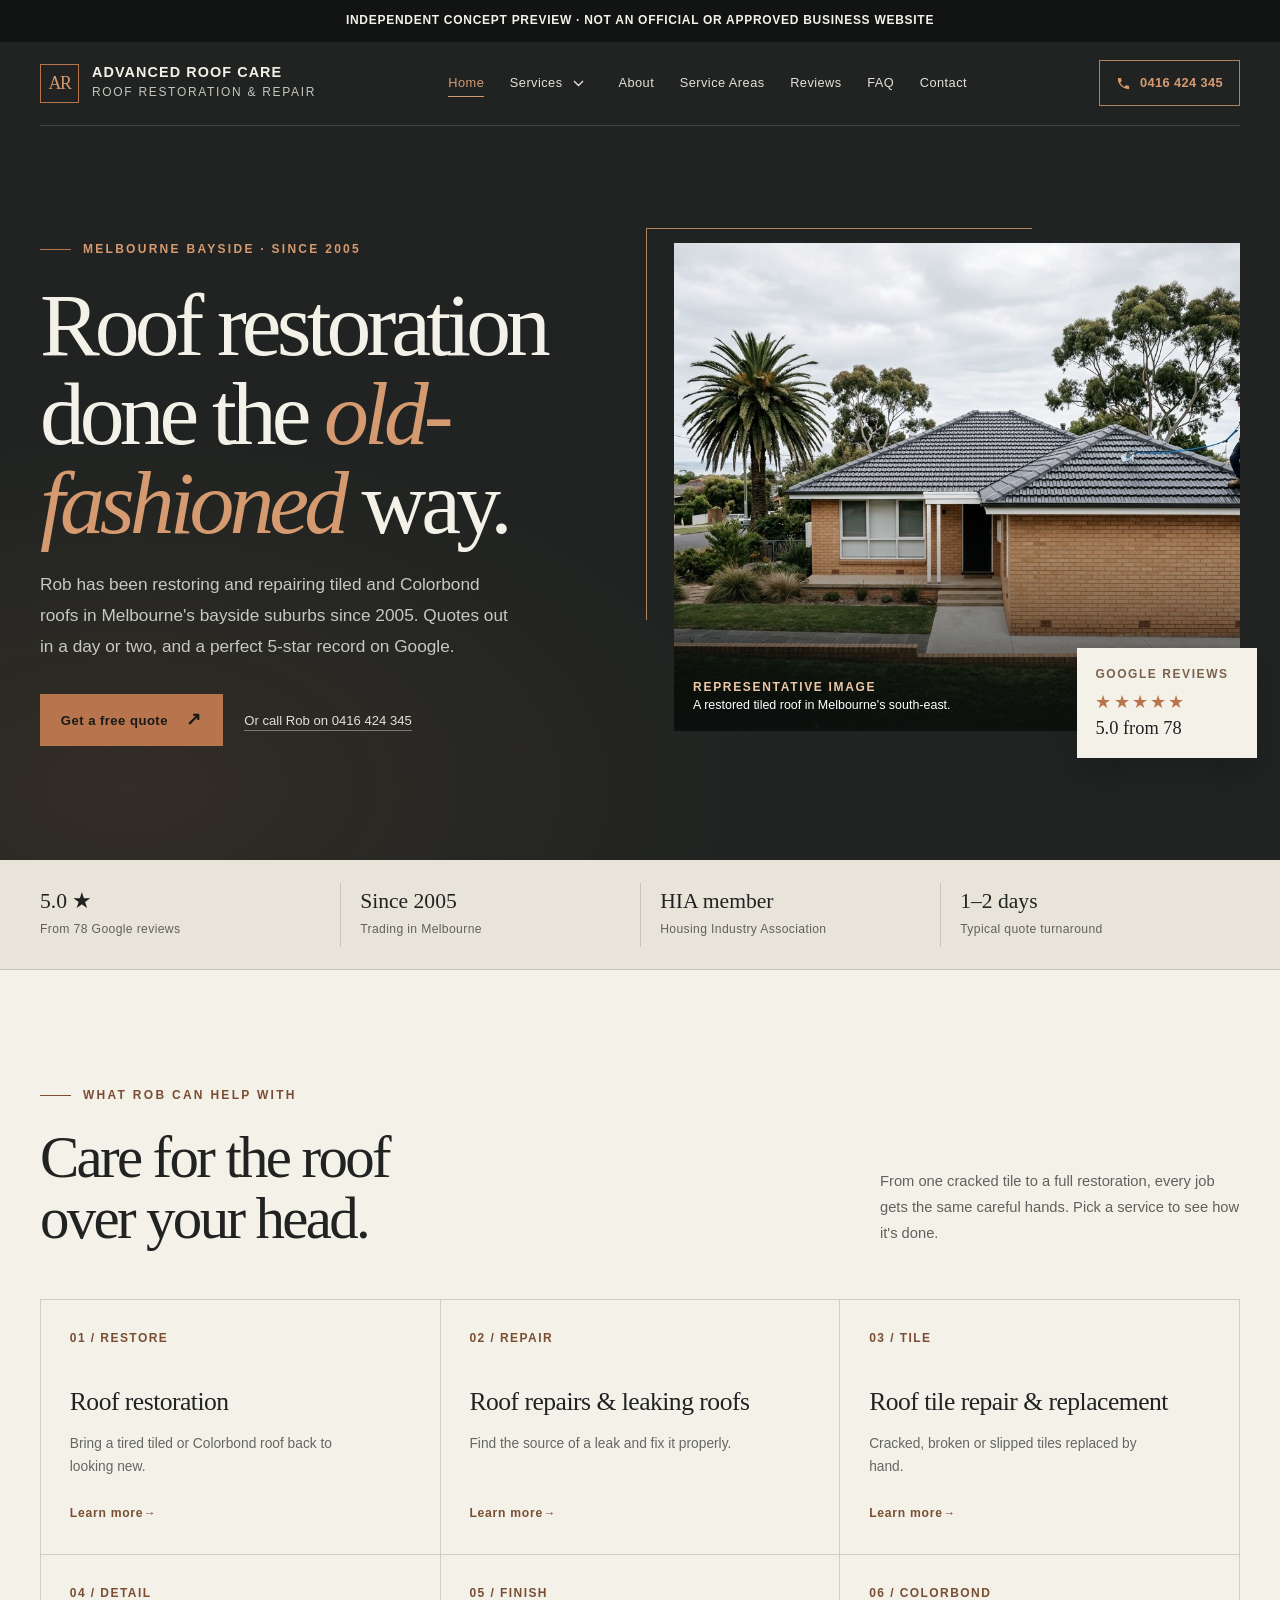
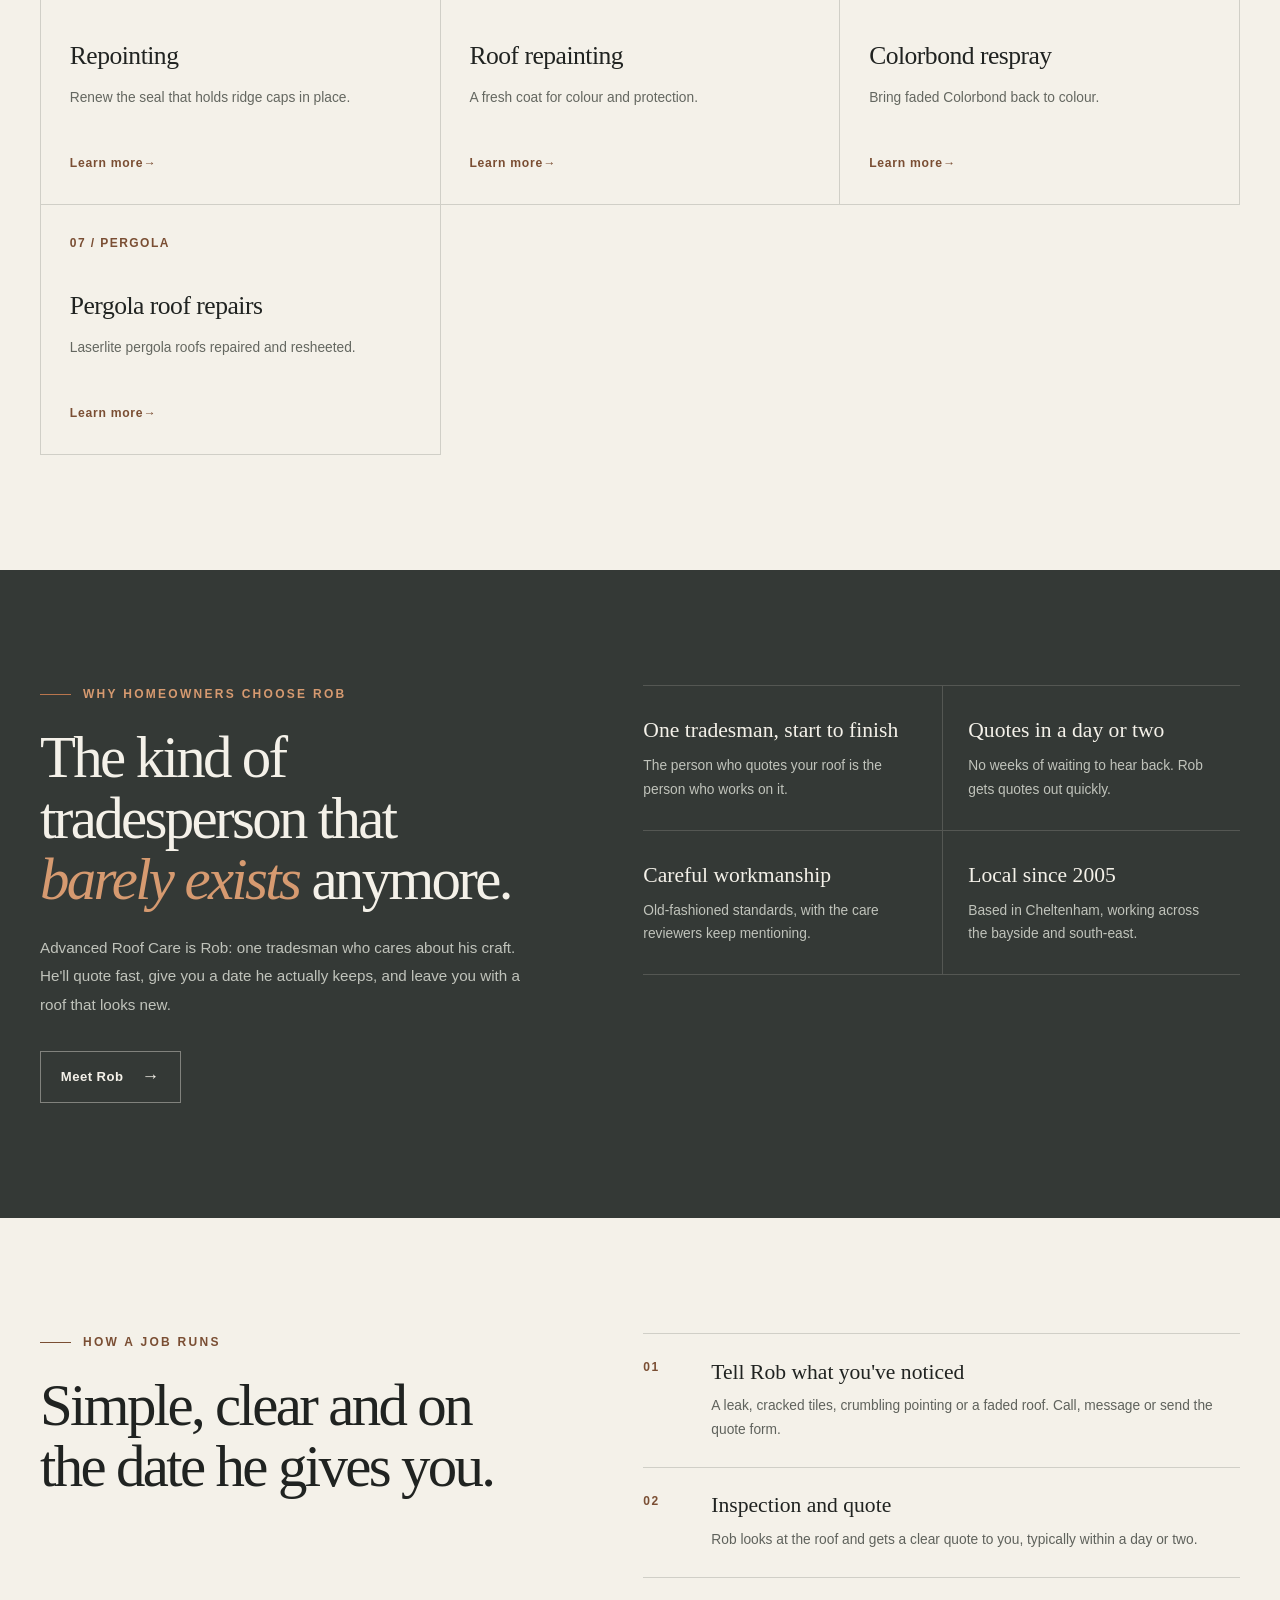
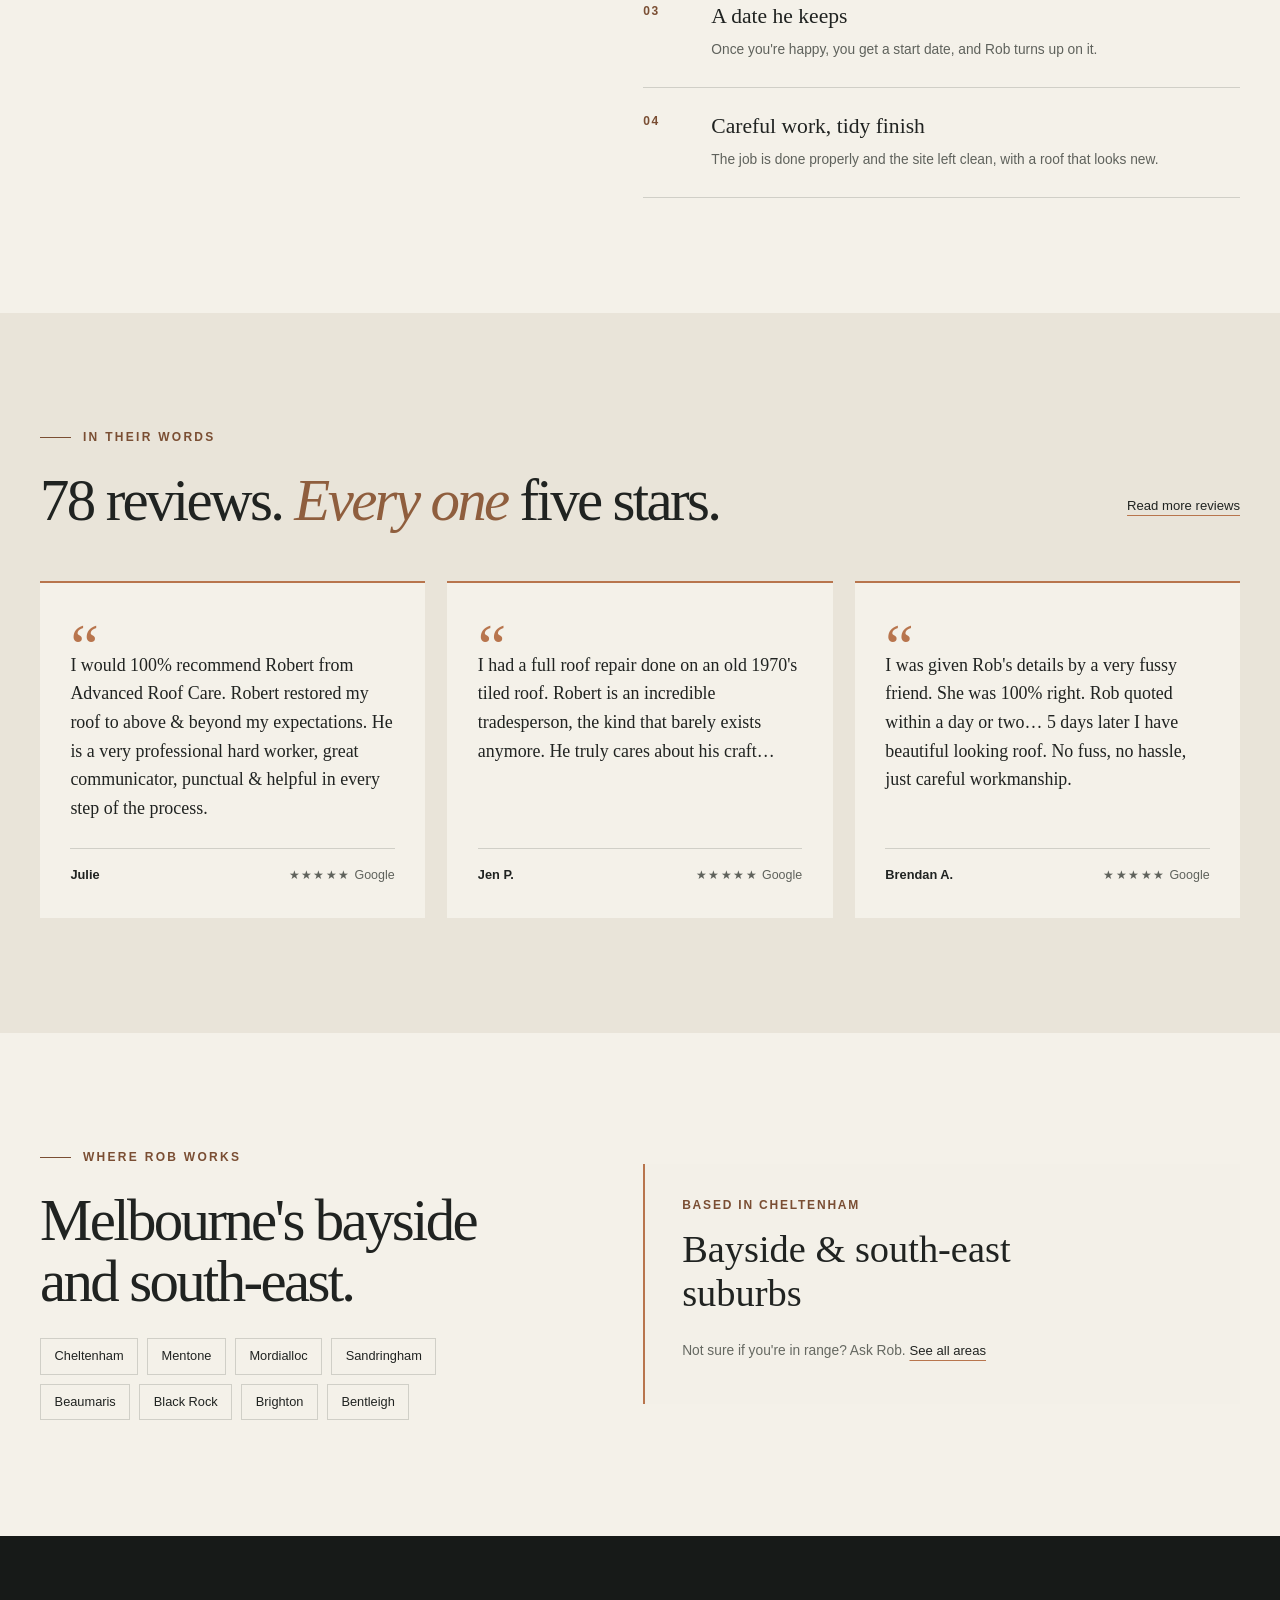
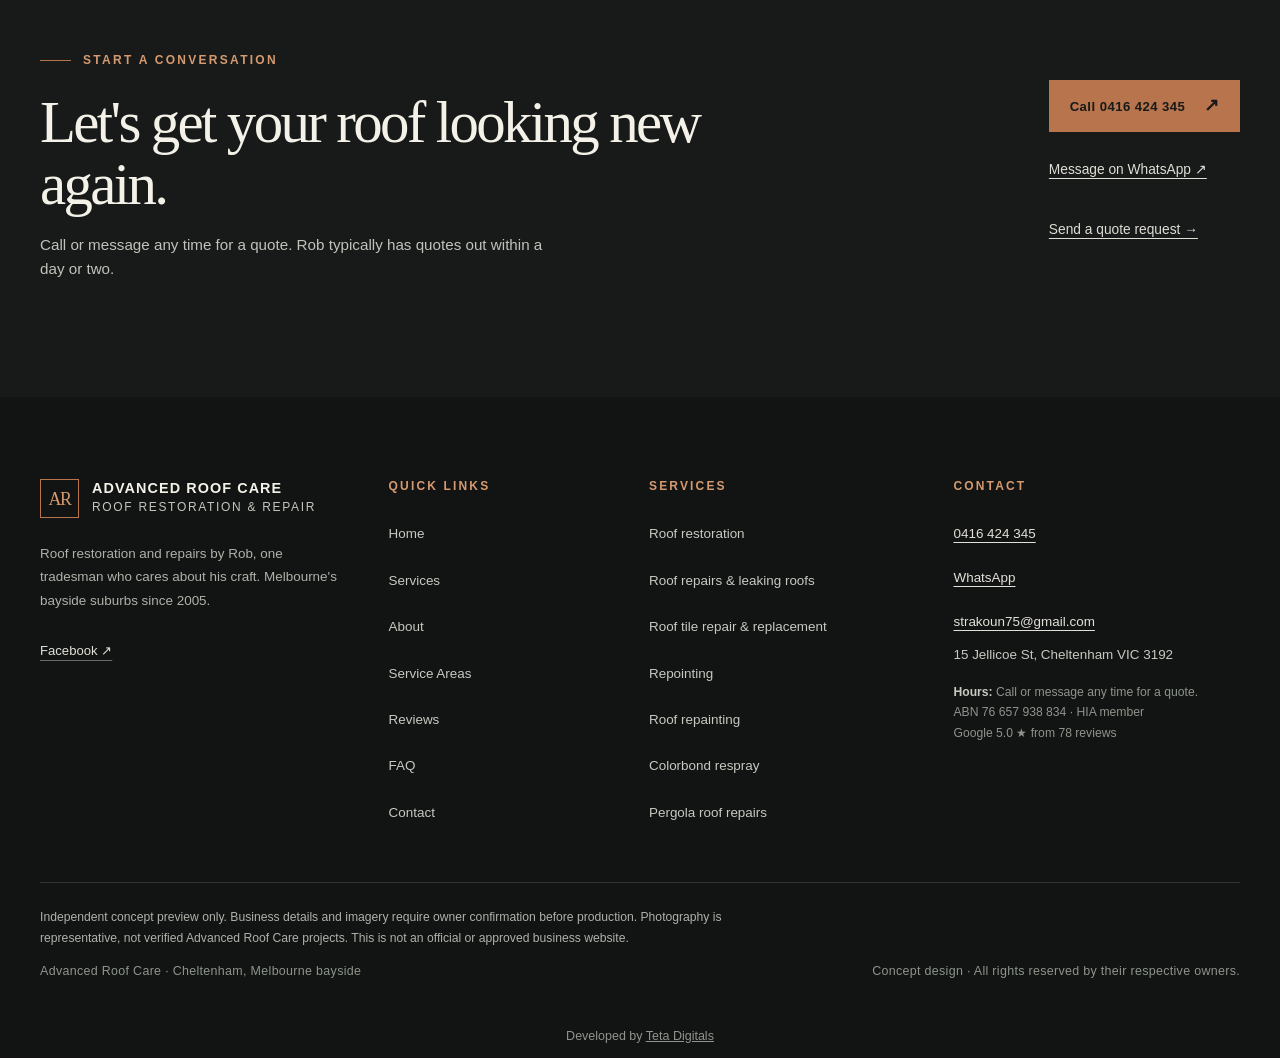
<file: advanced-roof-care/index.html>
<!doctype html>
<html lang="en-AU">
<head>
  <meta charset="utf-8" />
  <meta name="robots" content="noindex,nofollow" />
  <meta name="viewport" content="width=device-width, initial-scale=1" />
  <meta name="description" content="An independent concept preview for Advanced Roof Care: roof restoration and repairs by Rob, in Melbourne's bayside suburbs since 2005." />
  <meta name="theme-color" content="#202321" />
  <title>Advanced Roof Care | Roof restoration &amp; repairs, Melbourne bayside</title>
  <style>
    :root {
      color-scheme: light;
      --ink: #202321;
      --ink-soft: #343936;
      --ink-deep: #171a18;
      --ink-night: #111412;
      --chalk: #f4f1e9;
      --paper: #e9e4d9;
      --copper: #b8754d;
      --copper-light: #d69a70;
      --copper-dark: #8f5e3e;
      --muted: #aeb2aa;
      --grey-text: #5f625c;
      --on-dark: #c0c3bb;
      --line: rgba(32, 35, 33, .17);
      --line-dark: rgba(244, 241, 233, .16);
      --serif: Georgia, "Times New Roman", serif;
      --sans: "Avenir Next", Avenir, "Segoe UI", sans-serif;
      --wrap: min(1200px, calc(100% - 64px));
      --ease: cubic-bezier(.2, .7, .2, 1);
    }
    *, *::before, *::after { box-sizing: border-box; }
    [hidden] { display: none !important; }
    html { scroll-behavior: smooth; }
    body { margin: 0; color: var(--ink); background: var(--chalk); font-family: var(--sans); font-size: 16px; line-height: 1.6; -webkit-font-smoothing: antialiased; }
    a { color: inherit; }
    a:focus-visible, button:focus-visible, input:focus-visible, select:focus-visible, textarea:focus-visible, summary:focus-visible { outline: 3px solid var(--copper-light); outline-offset: 4px; }
    h1, h2, h3, h4, p { margin-top: 0; }
    h1, h2, h3 { font-family: var(--serif); font-weight: 400; }
    img { max-width: 100%; display: block; }
    .x-skip { position: absolute; left: -999px; top: 0; z-index: 100; padding: .8rem 1rem; background: var(--copper); color: var(--ink-deep); }
    .x-skip:focus { left: 1rem; }
    .x-wrap { width: var(--wrap); margin-inline: auto; }

    /* Preview banner */
    .x-notice { padding: .7rem 1rem; color: var(--chalk); background: var(--ink-night); text-align: center; font-size: .71rem; font-weight: 650; letter-spacing: .105em; text-transform: uppercase; }

    /* Header */
    .x-header { position: sticky; top: 0; z-index: 50; color: var(--chalk); background: var(--ink); transition: box-shadow .3s ease; }
    .x-header.is-scrolled { box-shadow: 0 10px 30px rgba(0,0,0,.22); }
    .x-header__inner { width: var(--wrap); margin-inline: auto; min-height: 84px; display: flex; align-items: center; justify-content: space-between; gap: 2rem; border-bottom: 1px solid var(--line-dark); }
    .x-brand { display: inline-flex; align-items: center; gap: 13px; text-decoration: none; }
    .x-brand__mark { width: 39px; height: 39px; display: grid; place-items: center; border: 1px solid var(--copper); color: var(--copper-light); font-family: var(--serif); font-size: 1.12rem; letter-spacing: -.08em; flex: none; }
    .x-brand__name { display: grid; gap: 1px; }
    .x-brand__name strong { font-size: .9rem; line-height: 1.2; letter-spacing: .075em; text-transform: uppercase; }
    .x-brand__name span { color: #c4c6be; font-size: .63rem; letter-spacing: .14em; text-transform: uppercase; }
    .x-nav { display: flex; align-items: center; gap: clamp(.9rem, 2vw, 1.9rem); font-size: .8rem; letter-spacing: .035em; }
    .x-nav > a, .x-drop > a { position: relative; display: inline-flex; align-items: center; min-height: 44px; text-decoration: none; color: #e2e1d9; transition: color .2s ease; }
    .x-nav > a::after, .x-drop > a::after { content: ""; position: absolute; left: 0; right: 0; bottom: 8px; height: 1px; background: var(--copper-light); transform: scaleX(0); transform-origin: left; transition: transform .3s var(--ease); }
    .x-nav a:hover { color: var(--copper-light); }
    .x-nav a[aria-current="page"] { color: var(--copper-light); }
    .x-nav > a[aria-current="page"]::after, .x-drop > a[aria-current="page"]::after { transform: scaleX(1); }
    .x-drop { position: relative; display: flex; align-items: center; gap: .15rem; }
    .x-drop__toggle { width: 28px; height: 44px; display: grid; place-items: center; padding: 0; border: 0; background: none; color: #e2e1d9; cursor: pointer; }
    .x-drop__toggle svg { transition: transform .25s ease; }
    .x-drop.is-open .x-drop__toggle svg { transform: rotate(180deg); }
    .x-drop__menu { position: absolute; top: 100%; left: -1.2rem; min-width: 270px; margin: 0; padding: .6rem 0; list-style: none; background: var(--chalk); color: var(--ink); box-shadow: 0 22px 44px rgba(0,0,0,.24); border-top: 2px solid var(--copper); opacity: 0; visibility: hidden; transform: translateY(8px); transition: opacity .2s ease, transform .2s ease, visibility .2s; }
    .x-drop:hover .x-drop__menu, .x-drop.is-open .x-drop__menu, .x-drop:focus-within .x-drop__menu { opacity: 1; visibility: visible; transform: none; }
    .x-drop__menu a { display: flex; justify-content: space-between; gap: 1rem; padding: .7rem 1.2rem; color: var(--ink); text-decoration: none; font-size: .85rem; }
    .x-drop__menu a:hover, .x-drop__menu a[aria-current="page"] { background: var(--paper); color: var(--copper-dark); }
    .x-drop__menu a span { color: var(--copper-dark); font-size: .68rem; font-weight: 700; letter-spacing: .1em; }
    .x-nav__cta { display: flex; align-items: center; gap: .7rem; }
    .x-phone { display: inline-flex; align-items: center; gap: .55rem; min-height: 46px; padding: .6rem 1rem; border: 1px solid rgba(214, 154, 112, .8); color: var(--copper-light); text-decoration: none; font-size: .8rem; font-weight: 650; letter-spacing: .03em; white-space: nowrap; transition: background .2s ease, color .2s ease; }
    .x-phone:hover { background: var(--copper); color: var(--ink-deep); }
    .x-burger { display: none; width: 46px; height: 46px; padding: 0; border: 1px solid var(--line-dark); background: none; color: var(--chalk); cursor: pointer; }
    .x-burger span { display: block; width: 20px; height: 1.5px; margin: 5px auto; background: currentColor; transition: transform .3s ease, opacity .2s ease; }
    .x-burger[aria-expanded="true"] span:nth-child(1) { transform: translateY(6.5px) rotate(45deg); }
    .x-burger[aria-expanded="true"] span:nth-child(2) { opacity: 0; }
    .x-burger[aria-expanded="true"] span:nth-child(3) { transform: translateY(-6.5px) rotate(-45deg); }

    /* Buttons */
    .x-btn { display: inline-flex; align-items: center; justify-content: center; gap: 1.15rem; min-height: 52px; padding: .85rem 1.3rem; border: 0; background: var(--copper); color: var(--ink-deep); text-decoration: none; font-family: var(--sans); font-size: .82rem; font-weight: 750; letter-spacing: .035em; cursor: pointer; transition: background .2s ease, transform .2s ease; }
    .x-btn:hover { background: var(--copper-light); transform: translateY(-2px); }
    .x-btn .x-arrow { font-size: 1.1rem; line-height: 1; transition: transform .2s ease; }
    .x-btn:hover .x-arrow { transform: translate(2px, -2px); }
    .x-btn--ghost { background: transparent; color: var(--chalk); box-shadow: inset 0 0 0 1px rgba(244,241,233,.4); }
    .x-btn--ghost:hover { background: rgba(244,241,233,.08); }
    .x-btn--dark { background: var(--ink); color: var(--chalk); }
    .x-btn--dark:hover { background: var(--ink-soft); }
    .x-row { display: flex; flex-wrap: wrap; align-items: center; gap: 1rem 1.35rem; }
    .x-textlink { color: #e1e0d8; font-size: .82rem; text-decoration-color: rgba(225,224,216,.42); text-underline-offset: 5px; }
    .x-textlink:hover { color: var(--copper-light); }
    .x-textlink--ink { color: var(--ink); text-decoration-color: var(--copper); }
    .x-textlink--ink:hover { color: var(--copper-dark); }

    /* Type */
    .x-eyebrow { display: flex; align-items: center; gap: .75rem; margin: 0 0 1.4rem; color: var(--copper-light); font-size: .7rem; font-weight: 700; letter-spacing: .19em; text-transform: uppercase; }
    .x-eyebrow::before { content: ""; width: 31px; height: 1px; background: var(--copper); }
    .x-light .x-eyebrow, .x-paper .x-eyebrow { color: var(--copper-dark); }
    .x-light .x-eyebrow::before, .x-paper .x-eyebrow::before { background: var(--copper-dark); }
    .x-h1 { max-width: 680px; margin-bottom: 1.35rem; font-size: clamp(3.1rem, 7vw, 6.1rem); line-height: .99; letter-spacing: -.055em; }
    .x-h1 em, .x-h2 em { color: var(--copper-light); font-style: italic; }
    .x-light .x-h2 em, .x-paper .x-h2 em { color: var(--copper-dark); }
    .x-h1--page { font-size: clamp(2.8rem, 6vw, 5.2rem); }
    .x-h2 { margin-bottom: 0; font-size: clamp(2.3rem, 4.6vw, 4.1rem); line-height: 1.04; letter-spacing: -.045em; }
    .x-lede { max-width: 480px; margin-bottom: 2rem; color: #c6c8c1; font-size: clamp(1rem, 1.35vw, 1.13rem); line-height: 1.8; }
    .x-body { color: var(--grey-text); font-size: .95rem; line-height: 1.85; }
    .x-body p { max-width: 560px; }
    .x-dark .x-body { color: var(--on-dark); }

    /* Sections */
    .x-section { padding-block: clamp(5rem, 9vw, 8.2rem); }
    .x-dark { color: var(--chalk); background: var(--ink-soft); }
    .x-deep { color: var(--chalk); background: var(--ink-deep); }
    .x-paper { background: var(--paper); }
    .x-head { display: flex; align-items: end; justify-content: space-between; gap: 3rem; margin-bottom: 3.1rem; }
    .x-head > p { max-width: 360px; margin: 0 0 .2rem; color: var(--grey-text); font-size: .92rem; line-height: 1.75; }
    .x-dark .x-head > p, .x-deep .x-head > p { color: var(--on-dark); }
    .x-split { display: grid; grid-template-columns: .9fr 1.1fr; gap: clamp(3rem, 9vw, 8rem); align-items: start; }
    .x-split--center { align-items: center; }

    /* Hero */
    .x-hero { overflow: hidden; color: var(--chalk); background: radial-gradient(ellipse at 10% 90%, rgba(184,117,77,.12), transparent 38%), var(--ink); }
    .x-hero__inner { width: var(--wrap); margin-inline: auto; display: grid; grid-template-columns: .93fr 1.07fr; align-items: center; gap: clamp(3rem, 7vw, 6.5rem); padding-block: clamp(4.5rem, 8vw, 7.5rem); }
    .x-art { position: relative; padding: 15px 0 27px 28px; }
    .x-art::before { position: absolute; top: 0; left: 0; width: 65%; height: 74%; border-top: 1px solid rgba(214,154,112,.8); border-left: 1px solid rgba(214,154,112,.8); content: ""; }
    .x-frame { position: relative; overflow: hidden; aspect-ratio: 1.16 / 1; min-height: 340px; background: #545a53; }
    .x-frame img { width: 100%; height: 100%; object-fit: cover; filter: saturate(.78) contrast(1.04); transition: transform 1.2s var(--ease); }
    .x-frame:hover img { transform: scale(1.03); }
    .x-frame::after { position: absolute; inset: 52% 0 0; background: linear-gradient(transparent, rgba(17,20,18,.75)); content: ""; pointer-events: none; }
    .x-frame__cap { position: absolute; z-index: 1; right: 1rem; bottom: 1rem; left: 1.2rem; color: #fff; font-size: .74rem; line-height: 1.5; }
    .x-frame__cap span { display: block; color: #edc7a9; font-size: .64rem; font-weight: 700; letter-spacing: .14em; text-transform: uppercase; }
    .x-note { position: absolute; right: -17px; bottom: 0; width: 180px; padding: 1.05rem 1.15rem; background: var(--chalk); color: var(--ink); box-shadow: 0 13px 30px rgba(0,0,0,.17); }
    .x-note small { display: block; margin-bottom: .35rem; color: #7b624f; font-size: .64rem; font-weight: 750; letter-spacing: .13em; text-transform: uppercase; }
    .x-note strong { font-family: var(--serif); font-size: 1.15rem; font-weight: 400; line-height: 1.25; }
    .x-stars { color: var(--copper); letter-spacing: .12em; }

    /* Page banner (inner pages) */
    .x-banner { position: relative; overflow: hidden; color: var(--chalk); background: radial-gradient(ellipse at 90% 10%, rgba(184,117,77,.14), transparent 40%), var(--ink); }
    .x-banner::after { content: ""; position: absolute; right: -60px; bottom: -60px; width: 340px; height: 340px; border: 1px solid rgba(214,154,112,.25); transform: rotate(45deg); pointer-events: none; }
    .x-banner__inner { position: relative; z-index: 1; width: var(--wrap); margin-inline: auto; padding-block: clamp(4rem, 8vw, 6.5rem) clamp(3.5rem, 7vw, 5.5rem); }
    .x-crumbs { display: flex; flex-wrap: wrap; gap: .5rem; margin: 0 0 1.6rem; padding: 0; list-style: none; color: var(--muted); font-size: .74rem; letter-spacing: .04em; }
    .x-crumbs li + li::before { content: "/"; margin-right: .5rem; color: var(--copper); }
    .x-crumbs a { color: #e2e1d9; text-underline-offset: 4px; }
    .x-banner .x-lede { max-width: 600px; margin-bottom: 0; }
    .x-banner .x-row { margin-top: 2rem; }

    /* Trust bar */
    .x-trust { border-bottom: 1px solid var(--line); background: var(--paper); }
    .x-trust__inner { width: var(--wrap); margin-inline: auto; display: grid; grid-template-columns: repeat(4, 1fr); padding-block: 1.4rem; }
    .x-trust__item { padding: .4rem 1.2rem; border-left: 1px solid var(--line); }
    .x-trust__item:first-child { padding-left: 0; border-left: 0; }
    .x-trust__item strong { display: block; font-family: var(--serif); font-size: 1.35rem; font-weight: 400; line-height: 1.2; }
    .x-trust__item span { color: var(--grey-text); font-size: .76rem; letter-spacing: .03em; }

    /* Service cards */
    .x-grid { display: grid; grid-template-columns: repeat(3, 1fr); border-top: 1px solid var(--line); border-left: 1px solid var(--line); }
    .x-card { position: relative; display: flex; flex-direction: column; min-height: 250px; padding: 1.8rem 1.8rem 1.9rem; border-right: 1px solid var(--line); border-bottom: 1px solid var(--line); text-decoration: none; transition: background .3s ease; }
    a.x-card:hover { background: var(--paper); }
    .x-card__no { display: inline-block; margin-bottom: 2.1rem; color: #986244; font-size: .69rem; font-weight: 700; letter-spacing: .12em; text-transform: uppercase; }
    .x-card h3 { margin-bottom: .55rem; font-size: 1.6rem; letter-spacing: -.02em; }
    .x-card p { max-width: 300px; margin: 0; color: #646760; font-size: .86rem; line-height: 1.7; }
    .x-card__more { margin-top: auto; padding-top: 1.6rem; color: var(--copper-dark); font-size: .76rem; font-weight: 700; letter-spacing: .06em; }
    .x-card__more::after { content: " →"; display: inline-block; transition: transform .25s ease; }
    a.x-card:hover .x-card__more::after { transform: translateX(4px); }
    .x-grid--wide .x-card { min-height: 290px; }

    /* Why / values */
    .x-values { display: grid; grid-template-columns: repeat(2, 1fr); gap: 0; border-top: 1px solid var(--line-dark); }
    .x-value { padding: 1.7rem 1.6rem 1.8rem 0; border-bottom: 1px solid var(--line-dark); }
    .x-value:nth-child(even) { padding-left: 1.6rem; border-left: 1px solid var(--line-dark); }
    .x-value h3 { margin-bottom: .4rem; font-size: 1.35rem; }
    .x-value p { margin: 0; color: var(--on-dark); font-size: .86rem; line-height: 1.7; }
    .x-light .x-values { border-color: var(--line); }
    .x-light .x-value { border-color: var(--line); }
    .x-light .x-value p { color: var(--grey-text); }

    /* Steps */
    .x-steps { margin: 0; padding: 0; list-style: none; border-top: 1px solid var(--line-dark); }
    .x-step { display: grid; grid-template-columns: 52px 1fr; gap: 1rem; padding: 1.5rem 0 1.6rem; border-bottom: 1px solid var(--line-dark); }
    .x-step__no { color: var(--copper-light); font-size: .72rem; font-weight: 700; letter-spacing: .12em; }
    .x-step h3 { margin: -.2rem 0 .3rem; font-size: 1.35rem; }
    .x-step p { margin: 0; color: var(--on-dark); font-size: .86rem; line-height: 1.7; }
    .x-light .x-steps, .x-light .x-step { border-color: var(--line); }
    .x-light .x-step__no { color: var(--copper-dark); }
    .x-light .x-step p { color: var(--grey-text); }

    /* Quotes */
    .x-quotes { display: grid; grid-template-columns: repeat(3, 1fr); gap: 1.4rem; }
    .x-quote { display: flex; flex-direction: column; margin: 0; padding: 2rem 1.9rem; background: var(--chalk); border-top: 2px solid var(--copper); transition: transform .3s var(--ease), box-shadow .3s ease; }
    .x-quote:hover { transform: translateY(-4px); box-shadow: 0 18px 36px rgba(32,35,33,.1); }
    .x-quote__mark { height: 36px; color: var(--copper); font-family: var(--serif); font-size: 4rem; line-height: 1; }
    .x-quote blockquote { margin: 0 0 1.6rem; font-family: var(--serif); font-size: 1.12rem; line-height: 1.6; }
    .x-quote figcaption { margin-top: auto; display: flex; justify-content: space-between; align-items: center; gap: 1rem; padding-top: 1rem; border-top: 1px solid var(--line); font-size: .8rem; font-weight: 650; }
    .x-quote figcaption span { color: var(--grey-text); font-weight: 400; font-size: .74rem; }
    .x-quotes--big { grid-template-columns: 1fr; gap: 1.6rem; }
    .x-quotes--big .x-quote { padding: clamp(2rem, 5vw, 3.4rem); }
    .x-quotes--big blockquote { font-size: clamp(1.3rem, 2.4vw, 1.9rem); line-height: 1.45; letter-spacing: -.01em; }

    /* Rating panel */
    .x-rating { display: grid; gap: .4rem; padding: 2.2rem; border-left: 2px solid var(--copper); background: rgba(244,241,233,.62); }
    .x-rating small { color: var(--copper-dark); font-size: .68rem; font-weight: 750; letter-spacing: .15em; text-transform: uppercase; }
    .x-rating strong { font-family: var(--serif); font-size: clamp(3rem, 6vw, 4.6rem); font-weight: 400; line-height: 1; letter-spacing: -.04em; }
    .x-rating p { margin: 0 0 .8rem; color: var(--grey-text); font-size: .88rem; }
    .x-dark .x-rating, .x-deep .x-rating { background: rgba(244,241,233,.05); }
    .x-dark .x-rating small, .x-deep .x-rating small { color: var(--copper-light); }
    .x-dark .x-rating p, .x-deep .x-rating p { color: var(--on-dark); }

    /* Areas */
    .x-suburbs { display: grid; grid-template-columns: repeat(4, 1fr); margin: 0; padding: 0; list-style: none; border-top: 1px solid var(--line); border-left: 1px solid var(--line); }
    .x-suburbs li { display: flex; justify-content: space-between; align-items: baseline; gap: .5rem; padding: 1.15rem 1.2rem; border-right: 1px solid var(--line); border-bottom: 1px solid var(--line); font-family: var(--serif); font-size: 1.12rem; transition: background .25s ease; }
    .x-suburbs li:hover { background: var(--chalk); }
    .x-suburbs li span { color: var(--grey-text); font-family: var(--sans); font-size: .72rem; letter-spacing: .05em; }
    .x-chips { display: flex; flex-wrap: wrap; gap: .55rem; margin: 1.6rem 0 0; padding: 0; list-style: none; }
    .x-chips li { padding: .45rem .85rem; border: 1px solid var(--line); font-size: .8rem; }
    .x-area-card { padding: 2rem 2rem 2rem 2.3rem; border-left: 2px solid var(--copper); background: rgba(244,241,233,.62); }
    .x-area-card small { display: block; margin-bottom: .7rem; color: var(--copper-dark); font-size: .66rem; font-weight: 750; letter-spacing: .15em; text-transform: uppercase; }
    .x-area-card strong { display: block; max-width: 380px; font-family: var(--serif); font-size: clamp(1.65rem, 3vw, 2.4rem); font-weight: 400; line-height: 1.15; }
    .x-area-card p { margin: .85rem 0 0; color: #656861; font-size: .86rem; }

    /* Detail page */
    .x-signs { margin: 0; padding: 0; list-style: none; border-top: 1px solid var(--line); }
    .x-signs li { position: relative; padding: 1rem 0 1rem 2rem; border-bottom: 1px solid var(--line); font-size: .95rem; }
    .x-signs li::before { content: ""; position: absolute; left: 0; top: 1.55rem; width: 14px; height: 1px; background: var(--copper); }
    .x-photo { position: relative; margin: 0; overflow: hidden; background: #545a53; }
    .x-photo img { width: 100%; height: 100%; min-height: 360px; aspect-ratio: 4 / 3; object-fit: cover; filter: saturate(.8) contrast(1.03); }
    .x-photo figcaption { position: absolute; left: 0; bottom: 0; padding: .7rem 1rem; background: var(--chalk); color: var(--ink); font-size: .74rem; }
    .x-aside { padding: 2rem; border: 1px dashed rgba(143,94,62,.55); }
    .x-aside h3 { margin-bottom: .5rem; font-size: 1.3rem; }
    .x-aside p { margin: 0; color: var(--grey-text); font-size: .88rem; }

    /* FAQ */
    .x-faq { border-top: 1px solid var(--line); }
    .x-faq details { border-bottom: 1px solid var(--line); }
    .x-faq summary { display: flex; justify-content: space-between; align-items: center; gap: 1.5rem; min-height: 64px; padding: 1.3rem 0; cursor: pointer; list-style: none; font-family: var(--serif); font-size: clamp(1.15rem, 2vw, 1.4rem); line-height: 1.35; }
    .x-faq summary::-webkit-details-marker { display: none; }
    .x-faq summary::after { content: "+"; flex: none; width: 36px; height: 36px; display: grid; place-items: center; border: 1px solid var(--line); color: var(--copper-dark); font-family: var(--sans); font-size: 1.2rem; transition: transform .3s ease, background .2s ease; }
    .x-faq details[open] summary::after { transform: rotate(45deg); background: var(--paper); }
    .x-faq summary:hover { color: var(--copper-dark); }
    .x-faq__a { max-width: 720px; padding: 0 3rem 1.6rem 0; color: var(--grey-text); font-size: .94rem; line-height: 1.8; }
    .x-faq__a p:last-child { margin-bottom: 0; }

    /* Contact */
    .x-contact { display: grid; grid-template-columns: 1.25fr .75fr; gap: clamp(2rem, 6vw, 5rem); align-items: start; }
    .x-form { padding: clamp(1.6rem, 4vw, 2.8rem); background: #fff; box-shadow: 0 1px 0 var(--line), 0 24px 48px rgba(32,35,33,.06); }
    .x-form__grid { display: grid; grid-template-columns: 1fr 1fr; gap: 1.2rem 1.3rem; }
    .x-field { display: grid; gap: .4rem; }
    .x-field--full { grid-column: 1 / -1; }
    .x-field label { font-size: .74rem; font-weight: 700; letter-spacing: .08em; text-transform: uppercase; }
    .x-field label span { color: var(--grey-text); font-weight: 400; text-transform: none; letter-spacing: 0; }
    .x-field input, .x-field select, .x-field textarea { width: 100%; min-height: 50px; padding: .8rem .9rem; border: 1px solid rgba(32,35,33,.28); border-radius: 0; background: var(--chalk); color: var(--ink); font: inherit; font-size: .95rem; transition: border-color .2s ease, background .2s ease; }
    .x-field textarea { min-height: 140px; resize: vertical; }
    .x-field input:focus, .x-field select:focus, .x-field textarea:focus { border-color: var(--copper); background: #fff; outline: none; box-shadow: 0 0 0 3px rgba(184,117,77,.25); }
    .x-field .x-err { display: none; color: #9a3a22; font-size: .76rem; }
    .x-field.is-invalid input, .x-field.is-invalid select { border-color: #9a3a22; }
    .x-field.is-invalid .x-err { display: block; }
    .x-form__foot { display: flex; flex-wrap: wrap; align-items: center; justify-content: space-between; gap: 1rem; margin-top: 1.6rem; }
    .x-form__foot p { max-width: 330px; margin: 0; color: var(--grey-text); font-size: .78rem; }
    .x-thanks { text-align: left; }
    .x-thanks h3 { margin-bottom: .6rem; font-size: 2rem; }
    .x-thanks p { color: var(--grey-text); }
    .x-cards { display: grid; gap: 1rem; }
    .x-ccard { display: grid; gap: .25rem; padding: 1.3rem 1.4rem; border: 1px solid var(--line); background: rgba(244,241,233,.6); text-decoration: none; transition: border-color .2s ease, background .2s ease; }
    a.x-ccard:hover { border-color: var(--copper); background: var(--paper); }
    .x-ccard small { color: var(--copper-dark); font-size: .66rem; font-weight: 750; letter-spacing: .15em; text-transform: uppercase; }
    .x-ccard strong { font-family: var(--serif); font-size: 1.2rem; font-weight: 400; overflow-wrap: anywhere; }
    .x-ccard span { color: var(--grey-text); font-size: .8rem; }
    .x-map { position: relative; display: block; min-height: 300px; overflow: hidden; color: var(--chalk); text-decoration: none; background-color: #2a2e2b;
      background-image: linear-gradient(rgba(244,241,233,.06) 1px, transparent 1px), linear-gradient(90deg, rgba(244,241,233,.06) 1px, transparent 1px), linear-gradient(28deg, transparent 47%, rgba(214,154,112,.28) 47.5%, rgba(214,154,112,.28) 49%, transparent 49.5%), linear-gradient(118deg, transparent 58%, rgba(244,241,233,.12) 58.3%, rgba(244,241,233,.12) 59.3%, transparent 59.6%);
      background-size: 38px 38px, 38px 38px, 100% 100%, 100% 100%; }
    .x-map__bay { position: absolute; left: -10%; bottom: -30%; width: 55%; height: 110%; border-radius: 50%; background: rgba(110,140,150,.22); }
    .x-map__pin { position: absolute; left: 58%; top: 42%; width: 22px; height: 22px; border-radius: 50% 50% 50% 0; background: var(--copper); transform: rotate(-45deg); box-shadow: 0 0 0 10px rgba(184,117,77,.2); animation: x-pulse 2.4s ease-out infinite; }
    @keyframes x-pulse { 0% { box-shadow: 0 0 0 0 rgba(184,117,77,.45); } 100% { box-shadow: 0 0 0 26px rgba(184,117,77,0); } }
    .x-map__label { position: absolute; left: 1.4rem; right: 1.4rem; bottom: 1.4rem; display: flex; justify-content: space-between; align-items: end; gap: 1rem; padding: 1rem 1.2rem; background: var(--chalk); color: var(--ink); }
    .x-map__label strong { display: block; font-family: var(--serif); font-size: 1.1rem; font-weight: 400; }
    .x-map__label span { color: var(--grey-text); font-size: .78rem; }
    .x-map__label em { color: var(--copper-dark); font-style: normal; font-size: .78rem; font-weight: 700; white-space: nowrap; }
    .x-map:hover .x-map__label em { text-decoration: underline; }

    /* CTA band */
    .x-cta { color: var(--chalk); background: var(--ink-deep); }
    .x-cta__inner { display: grid; grid-template-columns: 1fr auto; align-items: center; gap: 3rem; }
    .x-cta .x-h2 { max-width: 680px; }
    .x-cta p.x-cta__sub { max-width: 520px; margin: 1.15rem 0 0; color: var(--on-dark); font-size: .95rem; }
    .x-cta__actions { display: grid; justify-items: start; gap: 1rem; }
    .x-cta__actions a:not(.x-btn) { color: #deded6; font-size: .86rem; text-underline-offset: 4px; }
    .x-cta__actions a:not(.x-btn):hover { color: var(--copper-light); }

    /* Footer */
    .x-footer { color: #c7c9c2; background: var(--ink-night); }
    .x-footer__top { display: grid; grid-template-columns: 1.4fr 1fr 1.2fr 1.3fr; gap: 2.5rem; padding-block: clamp(3.5rem, 7vw, 5rem) 3rem; border-bottom: 1px solid rgba(244,241,233,.14); }
    .x-footer .x-brand__name strong { color: var(--chalk); }
    .x-footer__blurb { max-width: 300px; margin: 1.3rem 0 1rem; color: var(--muted); font-size: .84rem; line-height: 1.75; }
    .x-footer h4 { margin-bottom: 1rem; color: var(--copper-light); font-size: .68rem; font-weight: 700; letter-spacing: .18em; text-transform: uppercase; }
    .x-footer ul { margin: 0; padding: 0; list-style: none; display: grid; gap: .15rem; }
    .x-footer ul a { display: inline-flex; align-items: center; min-height: 32px; color: #c7c9c2; font-size: .84rem; text-decoration: none; }
    .x-footer ul a:hover { color: var(--copper-light); }
    .x-footer address { font-style: normal; color: #c7c9c2; font-size: .84rem; line-height: 1.8; }
    .x-footer address a { color: #e2e1d9; text-underline-offset: 4px; }
    .x-footer__ids { margin-top: 1rem; color: #8f948d; font-size: .76rem; line-height: 1.7; }
    .x-footer__legal { padding-block: 1.5rem 2rem; }
    .x-footer__legal p { max-width: 760px; margin: 0 0 .8rem; color: var(--muted); font-size: .76rem; line-height: 1.7; }
    .x-footer__bottom { display: flex; justify-content: space-between; gap: 1.5rem; color: #8f948d; font-size: .72rem; letter-spacing: .025em; }

    /* Scroll to top */
    .x-top { position: fixed; right: 1.4rem; bottom: 1.4rem; z-index: 40; width: 48px; height: 48px; display: grid; place-items: center; border: 1px solid var(--copper); background: var(--ink); color: var(--copper-light); cursor: pointer; opacity: 0; visibility: hidden; transform: translateY(10px); transition: opacity .3s ease, transform .3s ease, visibility .3s; }
    .x-top.is-visible { opacity: 1; visibility: visible; transform: none; }
    .x-top:hover { background: var(--copper); color: var(--ink-deep); }

    /* Routing + motion */
    .x-page[hidden] { display: none; }
    .x-page { animation: x-fade .5s var(--ease); }
    @keyframes x-fade { from { opacity: 0; transform: translateY(10px); } to { opacity: 1; transform: none; } }
    .x-reveal { opacity: 0; transform: translateY(24px); transition: opacity .8s var(--ease), transform .8s var(--ease); }
    .x-reveal.is-in { opacity: 1; transform: none; }
    .x-reveal.x-d1 { transition-delay: .08s; } .x-reveal.x-d2 { transition-delay: .16s; } .x-reveal.x-d3 { transition-delay: .24s; }
    .x-visually-hidden { position: absolute; width: 1px; height: 1px; overflow: hidden; clip: rect(0 0 0 0); white-space: nowrap; }

    @media (max-width: 1020px) {
      .x-burger { display: block; }
      .x-nav { position: fixed; inset: var(--x-header-h, 120px) 0 0 0; z-index: 49; display: none; flex-direction: column; align-items: stretch; gap: 0; padding: 1rem 32px 2rem; overflow-y: auto; background: var(--ink); font-size: 1.05rem; }
      .x-nav.is-open { display: flex; animation: x-fade .3s var(--ease); }
      .x-nav > a, .x-drop > a { min-height: 56px; border-bottom: 1px solid var(--line-dark); font-family: var(--serif); font-size: 1.4rem; }
      .x-nav > a::after, .x-drop > a::after { display: none; }
      .x-drop { flex-wrap: wrap; }
      .x-drop > a { flex: 1; }
      .x-drop__toggle { width: 56px; height: 56px; border-bottom: 1px solid var(--line-dark); }
      .x-drop__menu { position: static; width: 100%; min-width: 0; display: none; padding: .3rem 0 .6rem; background: transparent; color: var(--chalk); box-shadow: none; border-top: 0; opacity: 1; visibility: visible; transform: none; }
      .x-drop.is-open .x-drop__menu { display: block; }
      .x-drop__menu a { color: #e2e1d9; padding: .7rem 0 .7rem 1rem; font-size: .95rem; }
      .x-drop__menu a:hover, .x-drop__menu a[aria-current="page"] { background: transparent; color: var(--copper-light); }
      .x-nav__mphone { margin-top: 1.5rem; }
      .x-header__phone-text { display: none; }
      .x-footer__top { grid-template-columns: 1fr 1fr; }
      .x-quotes { grid-template-columns: 1fr; }
      .x-suburbs { grid-template-columns: repeat(3, 1fr); }
    }
    @media (min-width: 1021px) { .x-nav__mphone { display: none; } }
    @media (max-width: 760px) {
      :root { --wrap: min(100% - 40px, 600px); }
      .x-header__inner { min-height: 72px; }
      .x-nav { padding-inline: 20px; }
      .x-hero__inner, .x-split, .x-contact, .x-cta__inner { grid-template-columns: 1fr; gap: 2.8rem; }
      .x-hero__inner { padding-block: 3.8rem 4.2rem; }
      .x-h1 { font-size: clamp(2.9rem, 12.5vw, 4.6rem); }
      .x-art { width: min(100% - 10px, 520px); }
      .x-frame { min-height: 270px; }
      .x-note { right: -6px; }
      .x-trust__inner { grid-template-columns: repeat(2, 1fr); gap: .9rem 0; }
      .x-trust__item:nth-child(3) { padding-left: 0; border-left: 0; }
      .x-head { align-items: start; flex-direction: column; gap: 1.1rem; margin-bottom: 2rem; }
      .x-grid { grid-template-columns: repeat(2, 1fr); }
      .x-card { min-height: 220px; padding: 1.3rem; }
      .x-card__no { margin-bottom: 1.4rem; }
      .x-values { grid-template-columns: 1fr; }
      .x-value:nth-child(even) { padding-left: 0; border-left: 0; }
      .x-suburbs { grid-template-columns: repeat(2, 1fr); }
      .x-form__grid { grid-template-columns: 1fr; }
      .x-faq__a { padding-right: 0; }
      .x-footer__top { grid-template-columns: 1fr; gap: 2rem; }
      .x-footer__bottom { flex-direction: column; gap: .4rem; }
      .x-banner::after { width: 200px; height: 200px; }
    }
    @media (max-width: 460px) {
      .x-notice { font-size: .62rem; letter-spacing: .06em; }
      .x-grid { grid-template-columns: 1fr; }
      .x-card { min-height: auto; }
      .x-suburbs li { font-size: 1rem; padding: 1rem .9rem; }
      .x-note { width: 150px; padding: .8rem; }
      .x-brand__name span { display: none; }
      .x-phone { padding: .6rem .75rem; }
    }
    @media (prefers-reduced-motion: reduce) {
      html { scroll-behavior: auto; }
      *, *::before, *::after { animation: none !important; transition-duration: .01ms !important; }
      .x-reveal { opacity: 1; transform: none; }
    }

    /* Accessibility floor: 12px text, 44px targets, AA contrast on light grounds */
    :root { --copper-text: #7a4e33; }
    .x-notice, .x-notice { font-size: .75rem; letter-spacing: .06em; }
    .x-eyebrow, .x-brand__name span, .x-frame__cap span, .x-note small, .x-card__no, .x-step__no,
    .x-area-card small, .x-rating small, .x-ccard small, .x-footer h4 { font-size: .75rem; }
    .x-frame__cap, .x-quote figcaption span, .x-footer__bottom, .x-crumbs { font-size: .78rem; }
    .x-light .x-eyebrow, .x-paper .x-eyebrow, .x-card__no, .x-area-card small, .x-rating small, .x-ccard small,
    .x-light .x-step__no, .x-drop__menu a span, .x-card__more { color: var(--copper-text); }
    .x-light .x-eyebrow::before, .x-paper .x-eyebrow::before { background: var(--copper-text); }
    .x-dark .x-rating small, .x-deep .x-rating small { color: var(--copper-light); }
    .x-brand { min-height: 44px; }
    .x-phone { min-width: 46px; justify-content: center; }
    .x-textlink, .x-cta__actions a:not(.x-btn), .x-crumbs a { display: inline-flex; align-items: center; min-height: 44px; }
    .x-footer ul a, .x-footer address a { display: inline-flex; align-items: center; min-height: 44px; min-width: 44px; }
    .x-footer address { line-height: 1.6; }
    .x-faq__a .x-textlink, .x-thanks .x-textlink { display: inline; min-height: 0; padding-block: .7rem; }
  </style>
</head>
<body>
  <a class="x-skip" href="#main">Skip to content</a>
  <div class="x-notice" role="note">Independent concept preview · not an official or approved business website</div>
  <header class="x-header" id="x-header">
    <div class="x-header__inner">
      <a class="x-brand" href="#/" aria-label="Advanced Roof Care, home">
        <span class="x-brand__mark" aria-hidden="true">AR</span>
        <span class="x-brand__name"><strong>Advanced Roof Care</strong><span>Roof restoration &amp; repair</span></span>
      </a>
      <nav class="x-nav" id="x-nav" aria-label="Main navigation">
        <a href="#/" data-route="home">Home</a>
        <div class="x-drop" id="x-drop">
          <a href="#/services" data-route="services">Services</a>
          <button class="x-drop__toggle" type="button" aria-expanded="false" aria-controls="x-drop-menu" aria-label="Show services">
            <svg width="11" height="7" viewBox="0 0 11 7" aria-hidden="true"><path d="M1 1l4.5 4.5L10 1" fill="none" stroke="currentColor" stroke-width="1.4"/></svg>
          </button>
          <ul class="x-drop__menu" id="x-drop-menu">
            <li><a href="#/services/roof-restoration">Roof restoration <span>01</span></a></li>
            <li><a href="#/services/roof-repairs">Roof repairs &amp; leaks <span>02</span></a></li>
            <li><a href="#/services/tile-repair">Tile repair &amp; replacement <span>03</span></a></li>
            <li><a href="#/services/repointing">Repointing <span>04</span></a></li>
            <li><a href="#/services/roof-repainting">Roof repainting <span>05</span></a></li>
            <li><a href="#/services/colorbond-respray">Colorbond respray <span>06</span></a></li>
            <li><a href="#/services/pergola-repairs">Pergola roof repairs <span>07</span></a></li>
          </ul>
        </div>
        <a href="#/about" data-route="about">About</a>
        <a href="#/areas" data-route="areas">Service Areas</a>
        <a href="#/reviews" data-route="reviews">Reviews</a>
        <a href="#/faq" data-route="faq">FAQ</a>
        <a href="#/contact" data-route="contact">Contact</a>
        <div class="x-nav__mphone x-row">
          <a class="x-btn" href="tel:+61416424345">Call 0416 424 345 <span class="x-arrow" aria-hidden="true">↗</span></a>
          <a class="x-textlink" href="https://wa.me/61416424345" target="_blank" rel="noopener">Message on WhatsApp</a>
        </div>
      </nav>
      <div class="x-nav__cta">
        <a class="x-phone" href="tel:+61416424345" aria-label="Call Rob on 0416 424 345">
          <svg width="15" height="15" viewBox="0 0 24 24" aria-hidden="true"><path fill="currentColor" d="M6.6 10.8a15.1 15.1 0 006.6 6.6l2.2-2.2a1 1 0 011-.25 11.4 11.4 0 003.6.57 1 1 0 011 1V20a1 1 0 01-1 1A17 17 0 013 4a1 1 0 011-1h3.5a1 1 0 011 1c0 1.25.2 2.45.57 3.57a1 1 0 01-.25 1z"/></svg>
          <span class="x-header__phone-text">0416 424 345</span>
        </a>
        <button class="x-burger" id="x-burger" type="button" aria-expanded="false" aria-controls="x-nav" aria-label="Open menu"><span></span><span></span><span></span></button>
      </div>
    </div>
  </header>
  <main id="main" tabindex="-1">
    <!-- HOME -->
    <div class="x-page" data-page="home" data-title="Advanced Roof Care | Roof restoration &amp; repairs, Melbourne bayside">
      <section class="x-hero" aria-labelledby="home-title">
        <div class="x-hero__inner">
          <div>
            <p class="x-eyebrow">Melbourne bayside · since 2005</p>
            <h1 class="x-h1" id="home-title">Roof restoration done the <em>old-fashioned</em> way.</h1>
            <p class="x-lede">Rob has been restoring and repairing tiled and Colorbond roofs in Melbourne's bayside suburbs since 2005. Quotes out in a day or two, and a perfect 5-star record on Google.</p>
            <div class="x-row">
              <a class="x-btn" href="#/contact">Get a free quote <span class="x-arrow" aria-hidden="true">↗</span></a>
              <a class="x-textlink" href="tel:+61416424345">Or call Rob on 0416 424 345</a>
            </div>
          </div>
          <div class="x-art">
            <div class="x-frame">
              <img src="arc-hero.jpg" alt="A restored brick home in Melbourne with a clean charcoal tiled roof" fetchpriority="high" />
              <div class="x-frame__cap"><span>Representative image</span>A restored tiled roof in Melbourne's south-east.</div>
            </div>
            <div class="x-note"><small>Google reviews</small><strong><span class="x-stars" aria-hidden="true">★★★★★</span><br />5.0 from 78</strong></div>
          </div>
        </div>
      </section>

      <div class="x-trust" aria-label="Why people trust Advanced Roof Care">
        <div class="x-trust__inner">
          <div class="x-trust__item"><strong>5.0 ★</strong><span>From 78 Google reviews</span></div>
          <div class="x-trust__item"><strong>Since 2005</strong><span>Trading in Melbourne</span></div>
          <div class="x-trust__item"><strong>HIA member</strong><span>Housing Industry Association</span></div>
          <div class="x-trust__item"><strong>1–2 days</strong><span>Typical quote turnaround</span></div>
        </div>
      </div>

      <section class="x-section x-light" aria-labelledby="home-services">
        <div class="x-wrap">
          <div class="x-head x-reveal">
            <div><p class="x-eyebrow">What Rob can help with</p><h2 class="x-h2" id="home-services">Care for the roof<br />over your head.</h2></div>
            <p>From one cracked tile to a full restoration, every job gets the same careful hands. Pick a service to see how it's done.</p>
          </div>
          <div class="x-grid x-reveal" data-service-cards></div>
        </div>
      </section>

      <section class="x-section x-dark" aria-labelledby="home-why">
        <div class="x-wrap x-split">
          <div class="x-reveal">
            <p class="x-eyebrow">Why homeowners choose Rob</p>
            <h2 class="x-h2" id="home-why">The kind of tradesperson that <em>barely exists</em> anymore.</h2>
            <div class="x-body" style="margin-top:1.5rem"><p>Advanced Roof Care is Rob: one tradesman who cares about his craft. He'll quote fast, give you a date he actually keeps, and leave you with a roof that looks new.</p></div>
            <div class="x-row" style="margin-top:2rem"><a class="x-btn x-btn--ghost" href="#/about">Meet Rob <span class="x-arrow" aria-hidden="true">→</span></a></div>
          </div>
          <div class="x-values x-reveal x-d1">
            <div class="x-value"><h3>One tradesman, start to finish</h3><p>The person who quotes your roof is the person who works on it.</p></div>
            <div class="x-value"><h3>Quotes in a day or two</h3><p>No weeks of waiting to hear back. Rob gets quotes out quickly.</p></div>
            <div class="x-value"><h3>Careful workmanship</h3><p>Old-fashioned standards, with the care reviewers keep mentioning.</p></div>
            <div class="x-value"><h3>Local since 2005</h3><p>Based in Cheltenham, working across the bayside and south-east.</p></div>
          </div>
        </div>
      </section>

      <section class="x-section x-light" aria-labelledby="home-process">
        <div class="x-wrap x-split">
          <div class="x-reveal">
            <p class="x-eyebrow">How a job runs</p>
            <h2 class="x-h2" id="home-process">Simple, clear and on the date he gives you.</h2>
          </div>
          <ol class="x-steps x-reveal x-d1">
            <li class="x-step"><span class="x-step__no">01</span><div><h3>Tell Rob what you've noticed</h3><p>A leak, cracked tiles, crumbling pointing or a faded roof. Call, message or send the quote form.</p></div></li>
            <li class="x-step"><span class="x-step__no">02</span><div><h3>Inspection and quote</h3><p>Rob looks at the roof and gets a clear quote to you, typically within a day or two.</p></div></li>
            <li class="x-step"><span class="x-step__no">03</span><div><h3>A date he keeps</h3><p>Once you're happy, you get a start date, and Rob turns up on it.</p></div></li>
            <li class="x-step"><span class="x-step__no">04</span><div><h3>Careful work, tidy finish</h3><p>The job is done properly and the site left clean, with a roof that looks new.</p></div></li>
          </ol>
        </div>
      </section>

      <section class="x-section x-paper" aria-labelledby="home-reviews">
        <div class="x-wrap">
          <div class="x-head x-reveal">
            <div><p class="x-eyebrow">In their words</p><h2 class="x-h2" id="home-reviews">78 reviews. <em>Every one</em> five stars.</h2></div>
            <p><a class="x-textlink x-textlink--ink" href="#/reviews">Read more reviews</a></p>
          </div>
          <div class="x-quotes" data-quotes></div>
        </div>
      </section>

      <section class="x-section x-light" aria-labelledby="home-areas">
        <div class="x-wrap x-split x-split--center">
          <div class="x-reveal">
            <p class="x-eyebrow">Where Rob works</p>
            <h2 class="x-h2" id="home-areas">Melbourne's bayside and south-east.</h2>
            <ul class="x-chips"><li>Cheltenham</li><li>Mentone</li><li>Mordialloc</li><li>Sandringham</li><li>Beaumaris</li><li>Black Rock</li><li>Brighton</li><li>Bentleigh</li></ul>
          </div>
          <div class="x-area-card x-reveal x-d1"><small>Based in Cheltenham</small><strong>Bayside &amp; south-east suburbs</strong><p>Not sure if you're in range? Ask Rob. <a class="x-textlink x-textlink--ink" href="#/areas">See all areas</a></p></div>
        </div>
      </section>
    </div>

    <!-- SERVICES -->
    <div class="x-page" data-page="services" data-title="Roof services | Advanced Roof Care, Melbourne bayside" hidden>
      <section class="x-banner">
        <div class="x-banner__inner">
          <ol class="x-crumbs"><li><a href="#/">Home</a></li><li>Services</li></ol>
          <p class="x-eyebrow">Seven services, one tradesman</p>
          <h1 class="x-h1 x-h1--page">Everything your roof needs, <em>done properly.</em></h1>
          <p class="x-lede">Restoration, repairs and refinishing for tiled and Colorbond roofs, plus Laserlite pergola roofs. Every job is quoted and carried out by Rob.</p>
        </div>
      </section>
      <section class="x-section x-light">
        <div class="x-wrap">
          <div class="x-grid x-grid--wide x-reveal" data-service-cards data-long></div>
        </div>
      </section>
      <section class="x-section x-paper">
        <div class="x-wrap x-split x-split--center">
          <div class="x-reveal">
            <p class="x-eyebrow">Not sure what you need?</p>
            <h2 class="x-h2">Describe the problem. Rob will tell you what it needs.</h2>
          </div>
          <div class="x-body x-reveal x-d1">
            <p>You don't need to know the difference between repointing and rebedding. Tell Rob what you've noticed (a stain on the ceiling, a slipped tile, a roof that's lost its colour) and he'll look at it and quote the right work.</p>
            <div class="x-row"><a class="x-btn x-btn--dark" href="#/contact">Describe your roof <span class="x-arrow" aria-hidden="true">↗</span></a></div>
          </div>
        </div>
      </section>
    </div>

    <!-- SERVICE DETAIL (filled from the services data) -->
    <div class="x-page" data-page="service" hidden>
      <section class="x-banner">
        <div class="x-banner__inner">
          <ol class="x-crumbs"><li><a href="#/">Home</a></li><li><a href="#/services">Services</a></li><li data-slot="name"></li></ol>
          <p class="x-eyebrow" data-slot="eyebrow"></p>
          <h1 class="x-h1 x-h1--page" data-slot="title"></h1>
          <p class="x-lede" data-slot="lede"></p>
          <div class="x-row">
            <a class="x-btn" href="#/contact" data-slot="quote">Get a quote <span class="x-arrow" aria-hidden="true">↗</span></a>
            <a class="x-textlink" href="tel:+61416424345">Call 0416 424 345</a>
          </div>
        </div>
      </section>
      <section class="x-section x-light">
        <div class="x-wrap x-split">
          <div class="x-reveal">
            <p class="x-eyebrow">What it is</p>
            <h2 class="x-h2" data-slot="whatHead"></h2>
            <div class="x-body" style="margin-top:1.5rem" data-slot="what"></div>
          </div>
          <div class="x-reveal x-d1">
            <figure class="x-photo" data-only="colorbond-respray">
              <img src="arc-respray.jpg" alt="A faded metal roof part-way through being resprayed" loading="lazy" />
              <figcaption>Representative image: a faded metal roof being resprayed</figcaption>
            </figure>
            <div class="x-aside" data-not="colorbond-respray">
              <h3>Good to know</h3>
              <p data-slot="note"></p>
            </div>
            <div style="margin-top:2.4rem">
              <p class="x-eyebrow">Signs you need it</p>
              <ul class="x-signs" data-slot="signs"></ul>
            </div>
          </div>
        </div>
      </section>
      <section class="x-section x-dark">
        <div class="x-wrap x-split">
          <div class="x-reveal">
            <p class="x-eyebrow">How the job is done</p>
            <h2 class="x-h2">Step by step, the <em>careful</em> way.</h2>
            <div class="x-body" style="margin-top:1.5rem"><p>Every roof is different, so Rob confirms the exact scope on site and in your quote. This is the usual order of work.</p></div>
          </div>
          <ol class="x-steps x-reveal x-d1" data-slot="steps"></ol>
        </div>
      </section>
      <section class="x-section x-paper">
        <div class="x-wrap">
          <div class="x-head x-reveal">
            <div><p class="x-eyebrow">Related services</p><h2 class="x-h2">Often done alongside.</h2></div>
            <p><a class="x-textlink x-textlink--ink" href="#/services">All services</a></p>
          </div>
          <div class="x-grid x-reveal" data-slot="related"></div>
        </div>
      </section>
    </div>

    <!-- ABOUT -->
    <div class="x-page" data-page="about" data-title="About Rob | Advanced Roof Care" hidden>
      <section class="x-banner">
        <div class="x-banner__inner">
          <ol class="x-crumbs"><li><a href="#/">Home</a></li><li>About</li></ol>
          <p class="x-eyebrow">About Advanced Roof Care</p>
          <h1 class="x-h1 x-h1--page">Advanced Roof Care is Rob.</h1>
          <p class="x-lede">One tradesman who cares about his craft, restoring and repairing Melbourne roofs since 2005.</p>
        </div>
      </section>
      <section class="x-section x-light">
        <div class="x-wrap x-split x-split--center">
          <figure class="x-photo x-reveal">
            <img src="arc-tile.jpg" alt="A tradesman's hands fitting a replacement roof tile in place of a cracked one" loading="lazy" />
            <figcaption>Representative image: replacing a cracked tile by hand</figcaption>
          </figure>
          <div class="x-reveal x-d1">
            <p class="x-eyebrow">The story</p>
            <h2 class="x-h2">Old-fashioned workmanship, <em>on purpose.</em></h2>
            <div class="x-body" style="margin-top:1.5rem">
              <p>There's no sales team and no rotating crew. When you call Advanced Roof Care, you talk to Rob, and Rob is the one up on your roof.</p>
              <p>He's been trading since 2005, working on tiled and Colorbond roofs across Melbourne's bayside suburbs from his base in Cheltenham. He'll quote fast, give you a date he actually keeps, and leave you with a roof that looks new.</p>
              <p>His customers put it better: <em>"the kind of tradesperson that barely exists anymore."</em></p>
            </div>
          </div>
        </div>
      </section>
      <section class="x-section x-dark">
        <div class="x-wrap">
          <div class="x-head x-reveal">
            <div><p class="x-eyebrow">What Rob stands for</p><h2 class="x-h2">Four things you can count on.</h2></div>
          </div>
          <div class="x-values x-reveal">
            <div class="x-value"><h3>Care for the craft</h3><p>Work done properly rather than quickly, on every tile and every ridge.</p></div>
            <div class="x-value"><h3>Clear communication</h3><p>You know what's happening at every step of the process.</p></div>
            <div class="x-value"><h3>Punctual and reliable</h3><p>A start date he actually keeps, and quotes out within a day or two.</p></div>
            <div class="x-value"><h3>No fuss, no hassle</h3><p>A careful job, a tidy site and a roof that looks new.</p></div>
          </div>
        </div>
      </section>
      <section class="x-section x-paper">
        <div class="x-wrap x-split x-split--center">
          <div class="x-reveal">
            <p class="x-eyebrow">Credentials</p>
            <h2 class="x-h2">Established, registered and well reviewed.</h2>
          </div>
          <div class="x-cards x-reveal x-d1">
            <div class="x-ccard"><small>Trading since</small><strong>2005</strong><span>Registered 20 February 2005</span></div>
            <div class="x-ccard"><small>Membership</small><strong>HIA member</strong><span>Housing Industry Association</span></div>
            <div class="x-ccard"><small>ABN</small><strong>76 657 938 834</strong><span>The Trustee for Advanced Roof Care Discretionary Trust</span></div>
            <a class="x-ccard" href="#/reviews"><small>Google</small><strong>5.0 ★ from 78 reviews</strong><span>100% recommend on Facebook</span></a>
          </div>
        </div>
      </section>
    </div>

    <!-- AREAS -->
    <div class="x-page" data-page="areas" data-title="Service areas | Advanced Roof Care, Melbourne bayside" hidden>
      <section class="x-banner">
        <div class="x-banner__inner">
          <ol class="x-crumbs"><li><a href="#/">Home</a></li><li>Service Areas</li></ol>
          <p class="x-eyebrow">Based in Cheltenham</p>
          <h1 class="x-h1 x-h1--page">Roofing across Melbourne's <em>bayside</em> and south-east.</h1>
          <p class="x-lede">Rob works from 15 Jellicoe St, Cheltenham, covering the bayside and south-east suburbs around it.</p>
        </div>
      </section>
      <section class="x-section x-paper">
        <div class="x-wrap">
          <div class="x-head x-reveal">
            <div><p class="x-eyebrow">Suburbs Rob covers</p><h2 class="x-h2">Close to home, since 2005.</h2></div>
            <p>These are some of the suburbs around Cheltenham. If yours isn't listed, call or message and ask.</p>
          </div>
          <ul class="x-suburbs x-reveal">
            <li>Cheltenham <span>3192</span></li><li>Mentone <span>3194</span></li><li>Mordialloc <span>3195</span></li><li>Parkdale <span>3195</span></li>
            <li>Aspendale <span>3195</span></li><li>Beaumaris <span>3193</span></li><li>Black Rock <span>3193</span></li><li>Sandringham <span>3191</span></li>
            <li>Brighton <span>3186</span></li><li>Highett <span>3190</span></li><li>Moorabbin <span>3189</span></li><li>Bentleigh <span>3204</span></li>
          </ul>
        </div>
      </section>
      <section class="x-section x-light">
        <div class="x-wrap x-split x-split--center">
          <a class="x-map x-reveal" href="https://www.google.com/maps/place/Advanced+Roof+Care/data=!4m7!3m6!1s0x6ad60cff61a45d81:0xb1db2e66063d7d4c!8m2!3d-37.9614215!4d145.0584518!16s%2Fg%2F1vxdydr1" target="_blank" rel="noopener" aria-label="Open Advanced Roof Care in Google Maps (new tab)">
            <span class="x-map__bay" aria-hidden="true"></span><span class="x-map__pin" aria-hidden="true"></span>
            <span class="x-map__label"><span><strong>15 Jellicoe St, Cheltenham</strong><span>VIC 3192</span></span><em>Open in Maps ↗</em></span>
          </a>
          <div class="x-reveal x-d1">
            <p class="x-eyebrow">Why local matters</p>
            <h2 class="x-h2">Near enough to come back and look.</h2>
            <div class="x-body" style="margin-top:1.5rem"><p>Bayside roofs cop salt air, sea wind and summer sun. Working close to home means Rob knows how local tiles and Colorbond weather, and he's never far away when you need him.</p></div>
          </div>
        </div>
      </section>
    </div>

    <!-- REVIEWS -->
    <div class="x-page" data-page="reviews" data-title="Reviews | Advanced Roof Care, 5.0 from 78 Google reviews" hidden>
      <section class="x-banner">
        <div class="x-banner__inner">
          <ol class="x-crumbs"><li><a href="#/">Home</a></li><li>Reviews</li></ol>
          <p class="x-eyebrow">What customers say</p>
          <h1 class="x-h1 x-h1--page">A perfect <em>5.0</em> from 78 Google reviews.</h1>
          <p class="x-lede">Rob's work comes mostly by word of mouth. Here's what a few of those customers wrote.</p>
        </div>
      </section>
      <section class="x-section x-paper">
        <div class="x-wrap x-split">
          <div class="x-reveal" style="position:sticky;top:120px">
            <div class="x-rating">
              <small>Google rating</small>
              <strong>5.0</strong>
              <span class="x-stars" aria-label="5 out of 5 stars">★★★★★</span>
              <p>From 78 reviews on Google. 100% recommend on Facebook.</p>
              <div class="x-row">
                <a class="x-btn x-btn--dark" href="https://www.google.com/maps/place/Advanced+Roof+Care/data=!4m7!3m6!1s0x6ad60cff61a45d81:0xb1db2e66063d7d4c!8m2!3d-37.9614215!4d145.0584518!16s%2Fg%2F1vxdydr1" target="_blank" rel="noopener">All reviews on Google <span class="x-arrow" aria-hidden="true">↗</span></a>
                <a class="x-textlink x-textlink--ink" href="https://www.facebook.com/advancedroofcare" target="_blank" rel="noopener">Facebook</a>
              </div>
            </div>
          </div>
          <div class="x-quotes x-quotes--big" data-quotes></div>
        </div>
      </section>
    </div>

    <!-- FAQ -->
    <div class="x-page" data-page="faq" data-title="Roofing FAQ | Advanced Roof Care, Melbourne bayside" hidden>
      <section class="x-banner">
        <div class="x-banner__inner">
          <ol class="x-crumbs"><li><a href="#/">Home</a></li><li>FAQ</li></ol>
          <p class="x-eyebrow">Common questions</p>
          <h1 class="x-h1 x-h1--page">Roofing questions, <em>plainly</em> answered.</h1>
          <p class="x-lede">General guidance for Melbourne homeowners. For your own roof, Rob will give you a straight answer once he's seen it.</p>
        </div>
      </section>
      <section class="x-section x-light">
        <div class="x-wrap x-split">
          <div class="x-reveal">
            <p class="x-eyebrow">Still unsure?</p>
            <h2 class="x-h2">Ask Rob directly.</h2>
            <div class="x-body" style="margin-top:1.5rem"><p>Call or message any time for a quote.</p></div>
            <div class="x-row"><a class="x-btn x-btn--dark" href="tel:+61416424345">Call 0416 424 345 <span class="x-arrow" aria-hidden="true">↗</span></a></div>
          </div>
          <div class="x-faq x-reveal x-d1">
            <details><summary>Should I restore my roof or replace it?</summary><div class="x-faq__a"><p>Many tiled and Colorbond roofs that look tired are structurally sound, and a restoration (repairs, repointing and a fresh coating) can bring them back. Replacement makes sense when the roofing itself has failed. Rob will tell you honestly which applies once he's inspected it.</p></div></details>
            <details><summary>How quickly can I get a quote?</summary><div class="x-faq__a"><p>Quotes typically go out within a day or two of Rob seeing the roof.</p></div></details>
            <details><summary>My ceiling has a water stain. Is it urgent?</summary><div class="x-faq__a"><p>Get it looked at soon. A small leak can damage plaster, insulation and timber well before it drips. Common causes are cracked or slipped tiles, failed pointing, rusted flashings and blocked valleys. If water is coming in, call rather than email.</p></div></details>
            <details><summary>What's the difference between rebedding and repointing?</summary><div class="x-faq__a"><p>The ridge caps along the peaks and hips of a tiled roof sit on a bed of mortar, sealed with pointing. Repointing renews that flexible outer seal; rebedding replaces the mortar bed underneath when it has cracked or come loose. Many older Melbourne roofs need both.</p></div></details>
            <details><summary>Can faded Colorbond be resprayed?</summary><div class="x-faq__a"><p>Yes. Colorbond that has chalked or faded in the sun can be cleaned, prepared and resprayed to bring the colour back, often without replacing the sheets, as long as they're sound. Bayside homes see more fading and salt exposure, so it's a common job here.</p></div></details>
            <details><summary>Can you match my existing tiles?</summary><div class="x-faq__a"><p>Rob will look for matching or compatible replacement tiles for your roof. On older roofs exact matches can be hard to find, and he'll talk you through the options before any work starts.</p></div></details>
            <details><summary>Do you repair Laserlite pergola roofs?</summary><div class="x-faq__a"><p>Yes. Rob has repaired Laserlite pergola roofs, including replacing cracked or discoloured sheets and fixing leaks.</p></div></details>
            <details><summary>How long does a roof restoration take?</summary><div class="x-faq__a"><p>It depends on the size and condition of the roof and the weather, since coatings need dry days. One customer had their roof finished five days after the quote. Rob will give you a realistic timeframe and a start date he keeps.</p></div></details>
            <details><summary>Do I need to be home while the work is done?</summary><div class="x-faq__a"><p>Usually not for roof work, as long as Rob has safe access to the roof and outside taps or power where needed. You can sort out the details when you book.</p></div></details>
            <details><summary>Which suburbs do you cover?</summary><div class="x-faq__a"><p>Melbourne's bayside and south-east suburbs around Cheltenham, including Mentone, Mordialloc, Sandringham, Beaumaris, Black Rock, Highett, Moorabbin, Brighton, Parkdale, Aspendale and Bentleigh. <a class="x-textlink x-textlink--ink" href="#/areas">See service areas</a>.</p></div></details>
          </div>
        </div>
      </section>
    </div>

    <!-- CONTACT -->
    <div class="x-page" data-page="contact" data-title="Get a quote | Contact Advanced Roof Care" hidden>
      <section class="x-banner">
        <div class="x-banner__inner">
          <ol class="x-crumbs"><li><a href="#/">Home</a></li><li>Contact</li></ol>
          <p class="x-eyebrow">Free quote</p>
          <h1 class="x-h1 x-h1--page">Tell Rob what your roof <em>needs.</em></h1>
          <p class="x-lede">Call or message any time for a quote. Quotes typically go out within a day or two.</p>
        </div>
      </section>
      <section class="x-section x-paper">
        <div class="x-wrap x-contact">
          <div class="x-form x-reveal" id="x-form-wrap">
            <form id="x-form" novalidate>
              <div class="x-form__grid">
                <div class="x-field"><label for="f-name">Name</label><input id="f-name" name="name" autocomplete="name" required /><span class="x-err">Please add your name.</span></div>
                <div class="x-field"><label for="f-phone">Phone</label><input id="f-phone" name="phone" type="tel" autocomplete="tel" required /><span class="x-err">Please add a phone number.</span></div>
                <div class="x-field"><label for="f-email">Email <span>(optional)</span></label><input id="f-email" name="email" type="email" autocomplete="email" /><span class="x-err">That email doesn't look right.</span></div>
                <div class="x-field"><label for="f-suburb">Suburb</label><input id="f-suburb" name="suburb" autocomplete="address-level2" required /><span class="x-err">Please add your suburb.</span></div>
                <div class="x-field x-field--full"><label for="f-service">Service</label><select id="f-service" name="service"><option value="">Not sure yet</option></select></div>
                <div class="x-field x-field--full"><label for="f-msg">What have you noticed?</label><textarea id="f-msg" name="message" placeholder="e.g. a stain on the bedroom ceiling after rain, or a few cracked tiles"></textarea></div>
              </div>
              <div class="x-form__foot">
                <p>This opens your email app with the details filled in, ready to send to Rob.</p>
                <button class="x-btn" type="submit">Send quote request <span class="x-arrow" aria-hidden="true">↗</span></button>
              </div>
            </form>
            <div class="x-thanks" id="x-thanks" hidden tabindex="-1">
              <p class="x-eyebrow" style="color:var(--copper-dark)">Nearly there</p>
              <h3>Thanks, your email is ready to send.</h3>
              <p>Your email app should have opened with your details filled in. Press send and Rob will be in touch. If nothing opened, email <a class="x-textlink x-textlink--ink" href="mailto:strakoun75@gmail.com">strakoun75@gmail.com</a> or message on <a class="x-textlink x-textlink--ink" href="https://wa.me/61416424345" target="_blank" rel="noopener">WhatsApp</a>.</p>
              <button class="x-btn x-btn--dark" type="button" id="x-again">Start a new request</button>
            </div>
          </div>
          <div class="x-cards x-reveal x-d1">
            <a class="x-ccard" href="tel:+61416424345"><small>Call Rob</small><strong>0416 424 345</strong><span>Call any time for a quote</span></a>
            <a class="x-ccard" href="https://wa.me/61416424345" target="_blank" rel="noopener"><small>WhatsApp</small><strong>Message Rob</strong><span>Send photos of the roof</span></a>
            <a class="x-ccard" href="mailto:strakoun75@gmail.com?subject=Roof%20quote%20enquiry"><small>Email</small><strong>strakoun75@gmail.com</strong><span>Rob's direct email</span></a>
            <div class="x-ccard"><small>Hours</small><strong>Call or message any time</strong><span>No set hours listed</span></div>
            <a class="x-map" style="min-height:240px" href="https://www.google.com/maps/place/Advanced+Roof+Care/data=!4m7!3m6!1s0x6ad60cff61a45d81:0xb1db2e66063d7d4c!8m2!3d-37.9614215!4d145.0584518!16s%2Fg%2F1vxdydr1" target="_blank" rel="noopener" aria-label="Open Advanced Roof Care in Google Maps (new tab)">
              <span class="x-map__bay" aria-hidden="true"></span><span class="x-map__pin" aria-hidden="true"></span>
              <span class="x-map__label"><span><strong>15 Jellicoe St</strong><span>Cheltenham VIC 3192</span></span><em>Maps ↗</em></span>
            </a>
          </div>
        </div>
      </section>
    </div>

    <!-- Closing CTA, shared by every page -->
    <section class="x-section x-cta" aria-labelledby="cta-title">
      <div class="x-wrap x-cta__inner">
        <div class="x-reveal">
          <p class="x-eyebrow">Start a conversation</p>
          <h2 class="x-h2" id="cta-title" data-cta-title>Let's get your roof looking new again.</h2>
          <p class="x-cta__sub">Call or message any time for a quote. Rob typically has quotes out within a day or two.</p>
        </div>
        <div class="x-cta__actions x-reveal x-d1">
          <a class="x-btn" href="tel:+61416424345">Call 0416 424 345 <span class="x-arrow" aria-hidden="true">↗</span></a>
          <a href="https://wa.me/61416424345" target="_blank" rel="noopener">Message on WhatsApp ↗</a>
          <a href="#/contact" data-cta-form>Send a quote request →</a>
        </div>
      </div>
    </section>
  </main>
  <footer class="x-footer">
    <div class="x-wrap">
      <div class="x-footer__top">
        <div>
          <a class="x-brand" href="#/" aria-label="Advanced Roof Care, home">
            <span class="x-brand__mark" aria-hidden="true">AR</span>
            <span class="x-brand__name"><strong>Advanced Roof Care</strong><span>Roof restoration &amp; repair</span></span>
          </a>
          <p class="x-footer__blurb">Roof restoration and repairs by Rob, one tradesman who cares about his craft. Melbourne's bayside suburbs since 2005.</p>
          <a class="x-textlink" href="https://www.facebook.com/advancedroofcare" target="_blank" rel="noopener">Facebook ↗</a>
        </div>
        <div>
          <h4>Quick links</h4>
          <ul>
            <li><a href="#/">Home</a></li><li><a href="#/services">Services</a></li><li><a href="#/about">About</a></li><li><a href="#/areas">Service Areas</a></li><li><a href="#/reviews">Reviews</a></li><li><a href="#/faq">FAQ</a></li><li><a href="#/contact">Contact</a></li>
          </ul>
        </div>
        <div>
          <h4>Services</h4>
          <ul data-footer-services></ul>
        </div>
        <div>
          <h4>Contact</h4>
          <address>
            <a href="tel:+61416424345">0416 424 345</a><br />
            <a href="https://wa.me/61416424345" target="_blank" rel="noopener">WhatsApp</a><br />
            <a href="mailto:strakoun75@gmail.com">strakoun75@gmail.com</a><br />
            15 Jellicoe St, Cheltenham VIC 3192
          </address>
          <p class="x-footer__ids"><strong style="color:#c7c9c2;font-weight:600">Hours:</strong> Call or message any time for a quote.<br />ABN 76 657 938 834 · HIA member<br />Google 5.0 ★ from 78 reviews</p>
        </div>
      </div>
      <div class="x-footer__legal">
        <p>Independent concept preview only. Business details and imagery require owner confirmation before production. Photography is representative, not verified Advanced Roof Care projects. This is not an official or approved business website.</p>
        <div class="x-footer__bottom"><span>Advanced Roof Care · Cheltenham, Melbourne bayside</span><span>Concept design · All rights reserved by their respective owners.</span></div>
      </div>
    </div>
  <div style="text-align:center;padding:12px 16px;font-size:12.5px;opacity:.7">Developed by <a href="https://teta.dpdns.org" target="_blank" rel="noopener" style="color:inherit">Teta Digitals</a></div></footer>
  <button class="x-top" id="x-top" type="button" aria-label="Back to top">
    <svg width="14" height="14" viewBox="0 0 14 14" aria-hidden="true"><path d="M1 9l6-6 6 6" fill="none" stroke="currentColor" stroke-width="1.5"/></svg>
  </button>
  <script>
  (function () {
    var SERVICES = [
      { slug: "roof-restoration", tag: "Restore", name: "Roof restoration",
        short: "Bring a tired tiled or Colorbond roof back to looking new.",
        title: "Roof restoration that leaves it <em>looking new.</em>",
        lede: "A full restoration for tiled and Colorbond roofs: repairs, repointing and a fresh finish, done carefully by one tradesman.",
        whatHead: "A whole-roof renewal, not a patch-up.",
        what: ["A roof restoration brings an ageing roof back into good order without replacing it. On a tiled roof that usually means cleaning, replacing broken tiles, rebedding and repointing the ridges, then coating. On Colorbond it means cleaning, treating problem areas and respraying.", "It's often the most cost-effective way to protect a sound roof and lift the look of the whole house."],
        note: "Rob confirms the full scope in your quote, so you know exactly what's being done before work starts.",
        signs: ["Faded, patchy or stained roof colour", "Moss, lichen or heavy grime build-up", "Cracked or slipped tiles in several places", "Crumbling or missing ridge pointing", "The roof makes the whole house look tired"],
        steps: [["Inspection", "A close look at tiles or sheets, ridges, valleys and flashings."], ["Clean", "The roof is cleaned to remove grime, moss and loose material."], ["Repair", "Broken tiles replaced, ridges rebedded and repointed where needed."], ["Coat", "A fresh finish applied for colour and protection."], ["Clean-up", "Site left tidy and the work checked over with you."]],
        related: ["repointing", "roof-repainting", "tile-repair"] },
      { slug: "roof-repairs", tag: "Repair", name: "Roof repairs & leaking roofs",
        short: "Find the source of a leak and fix it properly.",
        title: "Leaking roof? Find it, <em>fix it properly.</em>",
        lede: "Roof repairs and leak fixes for tiled and Colorbond roofs across Melbourne's bayside suburbs.",
        whatHead: "Tracking water back to where it gets in.",
        what: ["Water rarely comes in where the stain appears. A good repair starts by tracing the leak to its real source (a cracked tile, failed pointing, a blocked valley or a lifted flashing) and fixing that, rather than sealing over the symptom.", "From a single problem spot to a full roof repair on an older home, Rob does the job carefully."],
        note: "If water is actively coming in, call or message rather than emailing so Rob can respond sooner.",
        signs: ["Water stains or bubbling paint on ceilings", "Drips or damp after heavy rain", "Musty smells in the roof space", "Visible daylight through the roof", "Overflowing or rusted valleys and flashings"],
        steps: [["Trace the leak", "Inspect inside and out to find where water is getting in."], ["Explain the fix", "You get a clear quote for what needs doing."], ["Repair", "Tiles, pointing, valleys or flashings repaired or replaced."], ["Check", "The repaired area is checked and the site left clean."]],
        related: ["tile-repair", "repointing", "roof-restoration"] },
      { slug: "tile-repair", tag: "Tile", name: "Roof tile repair & replacement",
        short: "Cracked, broken or slipped tiles replaced by hand.",
        title: "Cracked tiles, <em>replaced by hand.</em>",
        lede: "Repair and replacement of cracked, broken and slipped roof tiles on Melbourne's older tiled roofs.",
        whatHead: "Small breaks, fixed before they become leaks.",
        what: ["Tiles crack from age, foot traffic, storms and falling branches. One broken tile can let water into the roof space and damage what's underneath.", "Rob replaces damaged tiles one at a time, looking for matching or compatible tiles so the repair sits neatly with the rest of the roof."],
        note: "On older roofs an exact tile match can be hard to find. Rob will talk you through the options first.",
        signs: ["Visible cracked or broken tiles", "Tiles that have slipped out of line", "Tile pieces in gutters or on the ground", "A leak after a storm", "Damage after other trades have been on the roof"],
        steps: [["Inspect", "Find every damaged or slipped tile, not just the obvious one."], ["Source tiles", "Look for matching or compatible replacements."], ["Replace", "Damaged tiles swapped out and seated correctly."], ["Check", "Surrounding tiles and pointing checked while up there."]],
        related: ["roof-repairs", "repointing", "roof-restoration"] },
      { slug: "repointing", tag: "Detail", name: "Repointing",
        short: "Renew the seal that holds ridge caps in place.",
        title: "Repointing that holds <em>the ridges tight.</em>",
        lede: "Ridge capping repointing and rebedding for tiled roofs, the detail that keeps water and wind out.",
        whatHead: "The seal along every ridge and hip.",
        what: ["The ridge caps along the top and hips of a tiled roof sit on mortar bedding and are sealed with pointing. Over time that pointing cracks and comes away, leaving the caps loose and letting water in.", "Repointing renews that seal. Where the bedding underneath has failed, the caps are lifted and rebedded first."],
        note: "Repointing is often the first sign an older tiled roof needs attention, and it's a core part of most restorations.",
        signs: ["Cracked or crumbling mortar along ridges", "Gaps under ridge caps", "Loose or rocking ridge caps", "Mortar pieces in gutters", "Leaks near the top of the roof"],
        steps: [["Inspect ridges", "Check pointing and bedding along every ridge and hip."], ["Remove failed material", "Loose pointing cleared, caps lifted and rebedded if needed."], ["Repoint", "Fresh pointing applied neatly along each line."], ["Finish", "Ridges checked and the roof left clean."]],
        related: ["roof-restoration", "tile-repair", "roof-repairs"] },
      { slug: "roof-repainting", tag: "Finish", name: "Roof repainting",
        short: "A fresh coat for colour and protection.",
        title: "Roof repainting with a <em>clean, even finish.</em>",
        lede: "Repainting tiled roofs to refresh their colour and protect the surface.",
        whatHead: "New colour, properly prepared.",
        what: ["A repaint can change the look of a whole house. The finish only lasts if the roof underneath is ready for it, so preparation matters as much as the paint.", "Rob cleans the roof, makes any repairs first, then applies the coating evenly for a finish that looks new."],
        note: "Repainting is usually done as part of a restoration, so any repairs are taken care of before coating.",
        signs: ["Faded or uneven roof colour", "Bare or porous-looking tiles", "Peeling or flaking old coatings", "You're updating the look of the house", "You're preparing the home for sale"],
        steps: [["Inspect", "Check the roof is sound and ready to coat."], ["Clean and repair", "Grime removed and any damage repaired."], ["Prepare", "Surfaces prepared so the coating bonds."], ["Paint", "Coating applied evenly in suitable dry weather."]],
        related: ["roof-restoration", "colorbond-respray", "repointing"] },
      { slug: "colorbond-respray", tag: "Colorbond", name: "Colorbond respray",
        short: "Bring faded Colorbond back to colour.",
        title: "Faded Colorbond, <em>brought back to colour.</em>",
        lede: "Resprays for faded and chalky Colorbond roofs across Melbourne's bayside, where sun and salt air take their toll.",
        whatHead: "New colour without new sheets.",
        what: ["Colorbond is tough, but years of sun and salt air can leave it faded, chalky and tired-looking. If the sheets are still sound, a respray brings the colour back without replacing the roof.", "The roof is cleaned, problem spots are treated and fixings checked, then the new coating is sprayed on evenly."],
        signs: ["Colour has faded or gone patchy", "A chalky residue on the surface", "Mismatched sheets after past repairs", "Surface rust spots starting", "The roof dates the look of the house"],
        steps: [["Inspect", "Check sheets, fixings and flashings are sound."], ["Clean", "Chalking, grime and loose material removed."], ["Treat", "Rust spots and problem areas treated."], ["Respray", "New coating applied evenly in dry weather."]],
        related: ["roof-repainting", "roof-restoration", "roof-repairs"] },
      { slug: "pergola-repairs", tag: "Pergola", name: "Pergola roof repairs",
        short: "Laserlite pergola roofs repaired and resheeted.",
        title: "Laserlite pergola roofs, <em>repaired.</em>",
        lede: "Repairs to Laserlite and similar pergola roofing: cracked sheets, leaks and discolouring.",
        whatHead: "Keeping the outdoor area dry and bright.",
        what: ["Polycarbonate pergola roofing like Laserlite can crack, yellow or start leaking with age and weather. Repairs can be as simple as replacing damaged sheets or as broad as resheeting the whole pergola.", "Rob has repaired Laserlite pergola roofs for customers across the bayside."],
        note: "Photos help. Send a few by WhatsApp and Rob can get a sense of the job before he visits.",
        signs: ["Cracked or broken sheets", "Leaks at joins or fixings", "Yellowed or cloudy sheeting", "Sheets lifting in wind", "Debris build-up on top"],
        steps: [["Inspect", "Check sheets, fixings and the frame they sit on."], ["Quote", "A clear quote to repair or resheet."], ["Repair", "Damaged sheets replaced and fixings secured."], ["Clean-up", "Area left tidy, ready to use."]],
        related: ["roof-repairs", "roof-restoration", "colorbond-respray"] }
    ];
    var QUOTES = [
      { name: "Julie", text: "I would 100% recommend Robert from Advanced Roof Care. Robert restored my roof to above & beyond my expectations. He is a very professional hard worker, great communicator, punctual & helpful in every step of the process." },
      { name: "Jen P.", text: "I had a full roof repair done on an old 1970's tiled roof. Robert is an incredible tradesperson, the kind that barely exists anymore. He truly cares about his craft…" },
      { name: "Brendan A.", text: "I was given Rob's details by a very fussy friend. She was 100% right. Rob quoted within a day or two… 5 days later I have beautiful looking roof. No fuss, no hassle, just careful workmanship." }
    ];
    var bySlug = {};
    SERVICES.forEach(function (s, i) { s.no = String(i + 1).padStart(2, "0"); bySlug[s.slug] = s; });
    function esc(t) { return String(t).replace(/[&<>"]/g, function (c) { return { "&": "&amp;", "<": "&lt;", ">": "&gt;", '"': "&quot;" }[c]; }); }
    function card(s) {
      return '<a class="x-card" href="#/services/' + s.slug + '"><span class="x-card__no">' + s.no + " / " + esc(s.tag) + "</span><h3>" + esc(s.name) + "</h3><p>" + esc(s.short) + '</p><span class="x-card__more">Learn more</span></a>';
    }
    function quote(q) {
      return '<figure class="x-quote x-reveal"><span class="x-quote__mark" aria-hidden="true">“</span><blockquote><p style="margin:0">' + esc(q.text) + '</p></blockquote><figcaption>' + esc(q.name) + ' <span><span class="x-stars" aria-label="5 stars">★★★★★</span> Google</span></figcaption></figure>';
    }
    document.querySelectorAll("[data-service-cards]").forEach(function (el) { el.innerHTML = SERVICES.map(card).join(""); });
    document.querySelectorAll("[data-quotes]").forEach(function (el) { el.innerHTML = QUOTES.map(quote).join(""); });
    document.querySelector("[data-footer-services]").innerHTML = SERVICES.map(function (s) { return '<li><a href="#/services/' + s.slug + '">' + esc(s.name) + "</a></li>"; }).join("");
    var sel = document.getElementById("f-service");
    SERVICES.forEach(function (s) { var o = document.createElement("option"); o.value = s.name; o.textContent = s.name; sel.appendChild(o); });
    var other = document.createElement("option"); other.value = "Something else"; other.textContent = "Something else"; sel.appendChild(other);

    var detail = document.querySelector('[data-page="service"]');
    function slot(n) { return detail.querySelector('[data-slot="' + n + '"]'); }
    function fillService(s) {
      slot("name").textContent = s.name;
      slot("eyebrow").textContent = "Service " + s.no + " · " + s.tag;
      slot("title").innerHTML = s.title;
      slot("lede").textContent = s.lede;
      slot("quote").setAttribute("href", "#/contact?service=" + s.slug);
      slot("whatHead").textContent = s.whatHead;
      slot("what").innerHTML = s.what.map(function (p) { return "<p>" + esc(p) + "</p>"; }).join("");
      slot("note").textContent = s.note || "";
      slot("signs").innerHTML = s.signs.map(function (t) { return "<li>" + esc(t) + "</li>"; }).join("");
      slot("steps").innerHTML = s.steps.map(function (st, i) { return '<li class="x-step"><span class="x-step__no">' + String(i + 1).padStart(2, "0") + "</span><div><h3>" + esc(st[0]) + "</h3><p>" + esc(st[1]) + "</p></div></li>"; }).join("");
      slot("related").innerHTML = s.related.map(function (r) { return card(bySlug[r]); }).join("");
      detail.querySelectorAll("[data-only]").forEach(function (el) { el.hidden = el.getAttribute("data-only") !== s.slug; });
      detail.querySelectorAll("[data-not]").forEach(function (el) { el.hidden = el.getAttribute("data-not") === s.slug || !s.note; });
    }

    /* Reveal on scroll */
    var io = "IntersectionObserver" in window ? new IntersectionObserver(function (entries) {
      entries.forEach(function (e) { if (e.isIntersecting) { e.target.classList.add("is-in"); io.unobserve(e.target); } });
    }, { rootMargin: "0px 0px -8% 0px", threshold: 0.08 }) : null;
    function observe(root) {
      root.querySelectorAll(".x-reveal:not(.is-in)").forEach(function (el) { io ? io.observe(el) : el.classList.add("is-in"); });
    }

    /* Router */
    var pages = document.querySelectorAll(".x-page");
    var header = document.getElementById("x-header");
    var nav = document.getElementById("x-nav");
    var burger = document.getElementById("x-burger");
    var drop = document.getElementById("x-drop");
    var dropBtn = drop.querySelector(".x-drop__toggle");
    var main = document.getElementById("main");
    var ctaTitle = document.querySelector("[data-cta-title]");
    var ctaForm = document.querySelector("[data-cta-form]");
    var first = true;

    function parse() {
      var h = location.hash.replace(/^#/, "");
      var q = "";
      if (h.indexOf("?") > -1) { q = h.slice(h.indexOf("?") + 1); h = h.slice(0, h.indexOf("?")); }
      var parts = h.replace(/^\/+|\/+$/g, "").split("/");
      var key = parts[0] || "home", slug = null;
      if (key === "services" && parts[1]) { if (bySlug[parts[1]] && !parts[2]) { key = "service"; slug = parts[1]; } else key = "home"; }
      else if (parts.length > 1 || ["home", "services", "about", "areas", "reviews", "faq", "contact"].indexOf(key) < 0) key = "home";
      return { key: key, slug: slug, query: new URLSearchParams(q) };
    }
    function render() {
      var r = parse();
      var target;
      pages.forEach(function (p) {
        var on = p.getAttribute("data-page") === r.key;
        p.hidden = !on;
        if (on) target = p;
      });
      if (r.key === "service") {
        var s = bySlug[r.slug];
        fillService(s);
        document.title = s.name + " | Advanced Roof Care, Melbourne bayside";
      } else {
        document.title = target.getAttribute("data-title");
      }
      if (r.key === "contact") {
        var pre = bySlug[r.query.get("service")];
        if (pre) sel.value = pre.name;
        ctaTitle.textContent = "Prefer to talk it through?";
        ctaForm.hidden = true;
      } else {
        ctaTitle.textContent = "Let's get your roof looking new again.";
        ctaForm.hidden = false;
      }
      /* restart fade */
      target.style.animation = "none"; void target.offsetWidth; target.style.animation = "";
      /* active states */
      var current = "#/" + (r.key === "home" ? "" : r.key === "service" ? "services/" + r.slug : r.key);
      document.querySelectorAll(".x-nav a[href^='#/']").forEach(function (a) {
        var href = a.getAttribute("href");
        var active = href === current || (a.getAttribute("data-route") === "services" && r.key === "service");
        if (active) a.setAttribute("aria-current", "page"); else a.removeAttribute("aria-current");
      });
      closeMenu(); closeDrop();
      var html = document.documentElement;
      html.style.scrollBehavior = "auto"; window.scrollTo(0, 0); html.style.scrollBehavior = "";
      if (!first) main.focus({ preventScroll: true });
      first = false;
      observe(target);
    }
    window.addEventListener("hashchange", function () { if (location.hash.indexOf("#/") === 0 || location.hash === "") render(); });

    /* Skip link */
    document.querySelector(".x-skip").addEventListener("click", function (e) { e.preventDefault(); main.focus(); });

    /* Mobile menu */
    function openMenu() {
      document.documentElement.style.setProperty("--x-header-h", header.getBoundingClientRect().bottom + "px");
      nav.classList.add("is-open"); burger.setAttribute("aria-expanded", "true"); burger.setAttribute("aria-label", "Close menu");
      document.body.style.overflow = "hidden";
    }
    function closeMenu() {
      nav.classList.remove("is-open"); burger.setAttribute("aria-expanded", "false"); burger.setAttribute("aria-label", "Open menu");
      document.body.style.overflow = "";
    }
    burger.addEventListener("click", function () { nav.classList.contains("is-open") ? closeMenu() : openMenu(); });
    function closeDrop() { drop.classList.remove("is-open"); dropBtn.setAttribute("aria-expanded", "false"); }
    dropBtn.addEventListener("click", function (e) {
      e.stopPropagation();
      var open = !drop.classList.contains("is-open");
      drop.classList.toggle("is-open", open); dropBtn.setAttribute("aria-expanded", String(open));
    });
    document.addEventListener("click", function (e) { if (!drop.contains(e.target)) closeDrop(); });
    document.addEventListener("keydown", function (e) {
      if (e.key === "Escape") {
        if (drop.classList.contains("is-open")) { closeDrop(); dropBtn.focus(); }
        if (nav.classList.contains("is-open")) { closeMenu(); burger.focus(); }
      }
    });
    window.addEventListener("resize", function () { if (window.innerWidth > 1020) closeMenu(); });
    /* Clicking the current page's link still closes the menu */
    nav.addEventListener("click", function (e) { var a = e.target.closest("a"); if (a && a.getAttribute("href") === location.hash) closeMenu(); });

    /* Header shadow and scroll-to-top */
    var topBtn = document.getElementById("x-top");
    function onScroll() {
      var y = window.scrollY;
      header.classList.toggle("is-scrolled", y > 10);
      topBtn.classList.toggle("is-visible", y > 600);
    }
    window.addEventListener("scroll", onScroll, { passive: true });
    topBtn.addEventListener("click", function () { window.scrollTo({ top: 0, behavior: "smooth" }); main.focus({ preventScroll: true }); });

    /* Quote form: opens a pre-filled email */
    var form = document.getElementById("x-form");
    var thanks = document.getElementById("x-thanks");
    function field(id) { return document.getElementById(id); }
    function check(id, ok) { field(id).closest(".x-field").classList.toggle("is-invalid", !ok); field(id).setAttribute("aria-invalid", String(!ok)); return ok; }
    form.addEventListener("submit", function (e) {
      e.preventDefault();
      var name = field("f-name").value.trim(), phone = field("f-phone").value.trim(), email = field("f-email").value.trim(),
          suburb = field("f-suburb").value.trim(), service = sel.value || "Not sure yet", msg = field("f-msg").value.trim();
      var ok = [check("f-name", !!name), check("f-phone", phone.replace(/\D/g, "").length >= 8), check("f-email", !email || /^[^\s@]+@[^\s@]+\.[^\s@]+$/.test(email)), check("f-suburb", !!suburb)];
      var bad = ok.indexOf(false);
      if (bad > -1) { form.querySelectorAll(".x-field.is-invalid input")[0].focus(); return; }
      var subject = "Roof quote request: " + service + " in " + suburb;
      var body = "Hi Rob,\n\nI found Advanced Roof Care and would love a quote, if you have a moment.\n\n" +
        "Name: " + name + "\nPhone: " + phone + (email ? "\nEmail: " + email : "") + "\nSuburb: " + suburb + "\nService: " + service +
        "\n\nWhat I've noticed:\n" + (msg || "(I'll explain when we talk)") + "\n\nThanks,\n" + name;
      window.location.href = "mailto:strakoun75@gmail.com?subject=" + encodeURIComponent(subject) + "&body=" + encodeURIComponent(body);
      form.hidden = true; thanks.hidden = false; thanks.focus();
    });
    document.getElementById("x-again").addEventListener("click", function () { form.reset(); thanks.hidden = true; form.hidden = false; field("f-name").focus(); });

    observe(document);
    render();
    onScroll();
  })();
  </script>
</body>
</html>
</file>
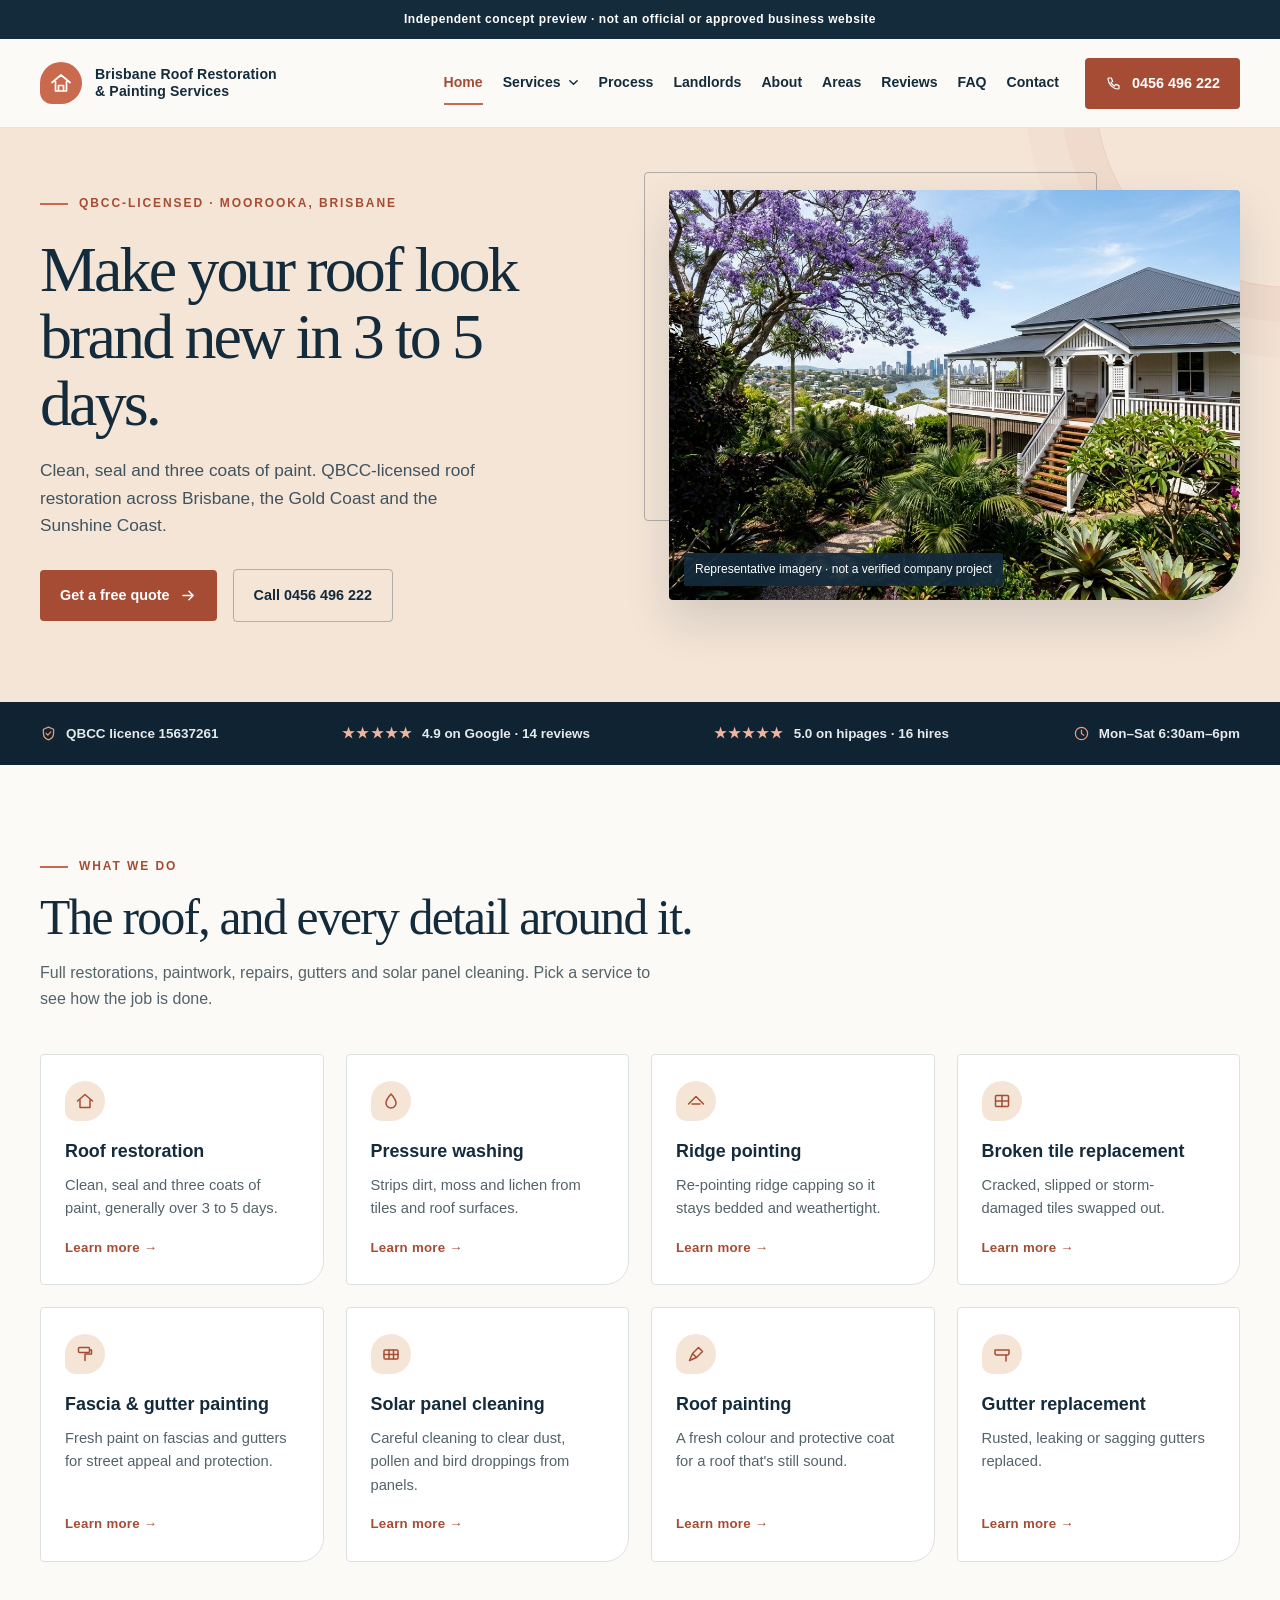
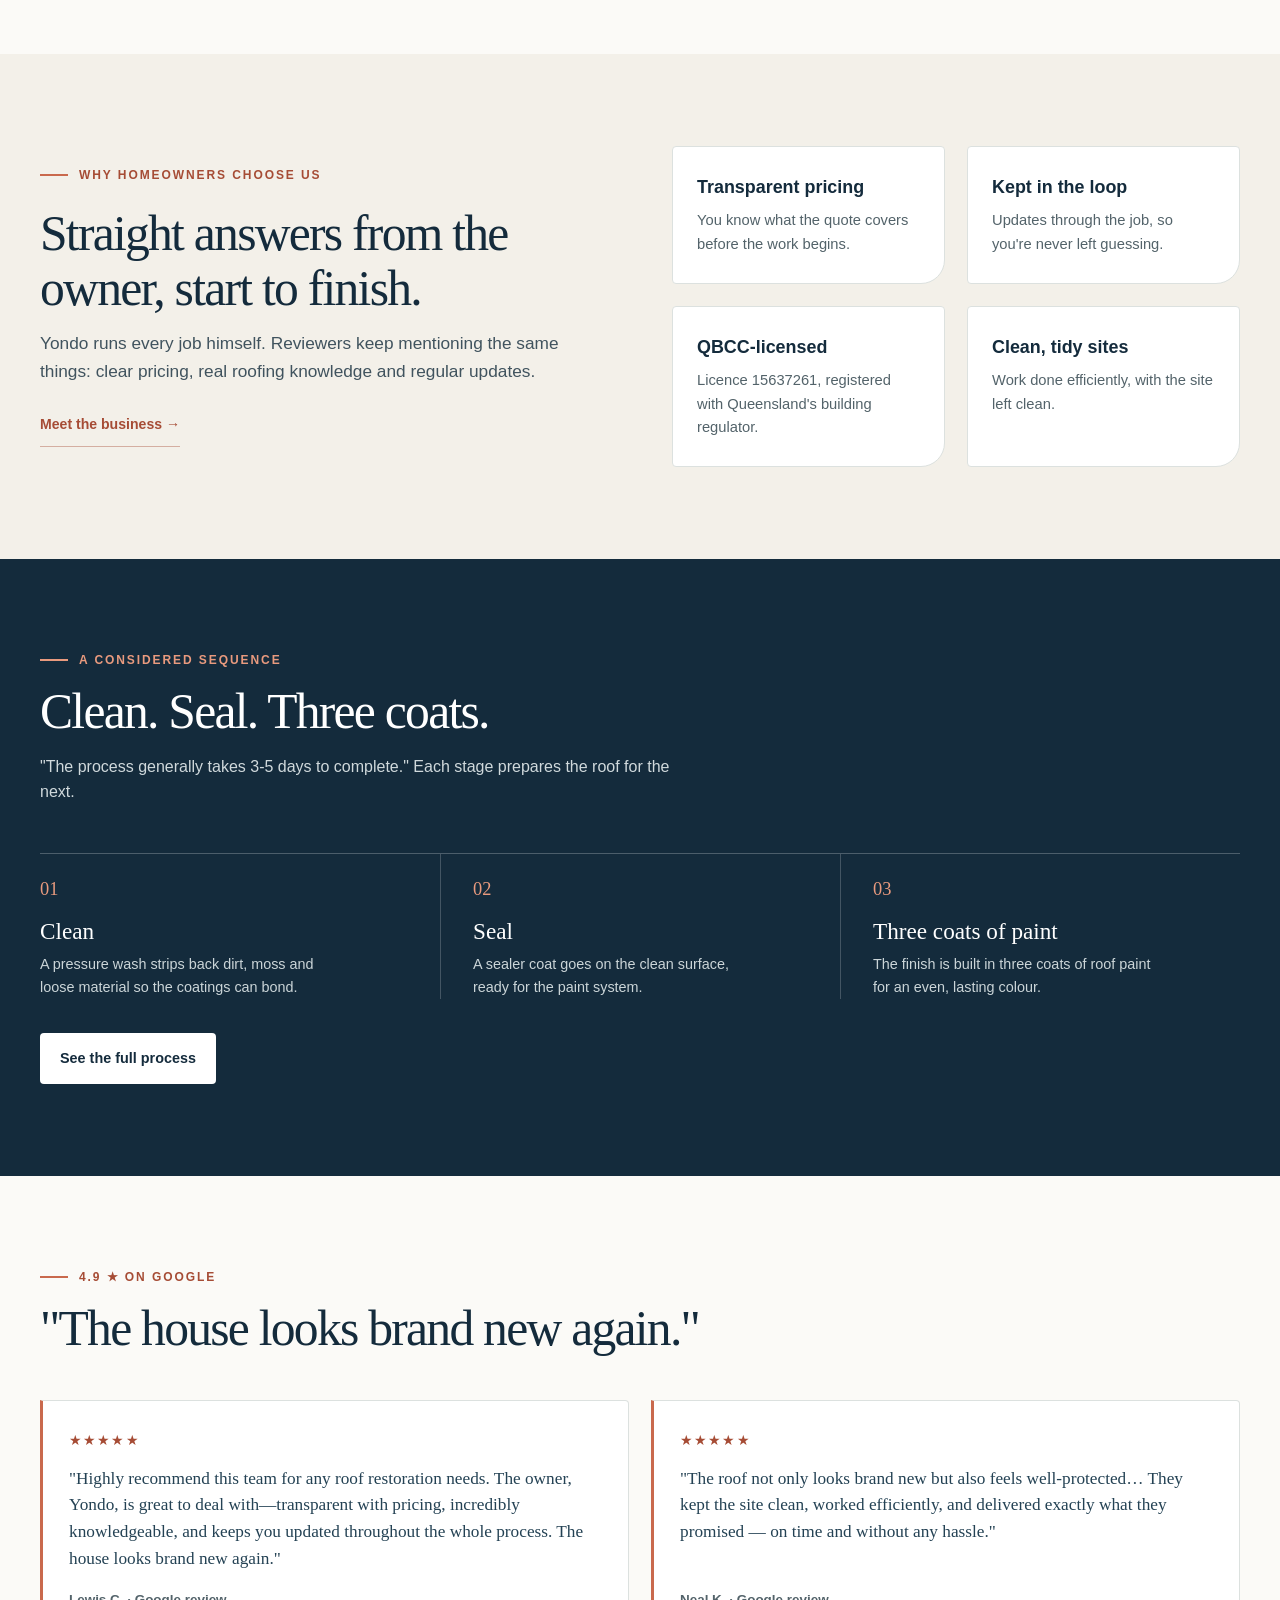
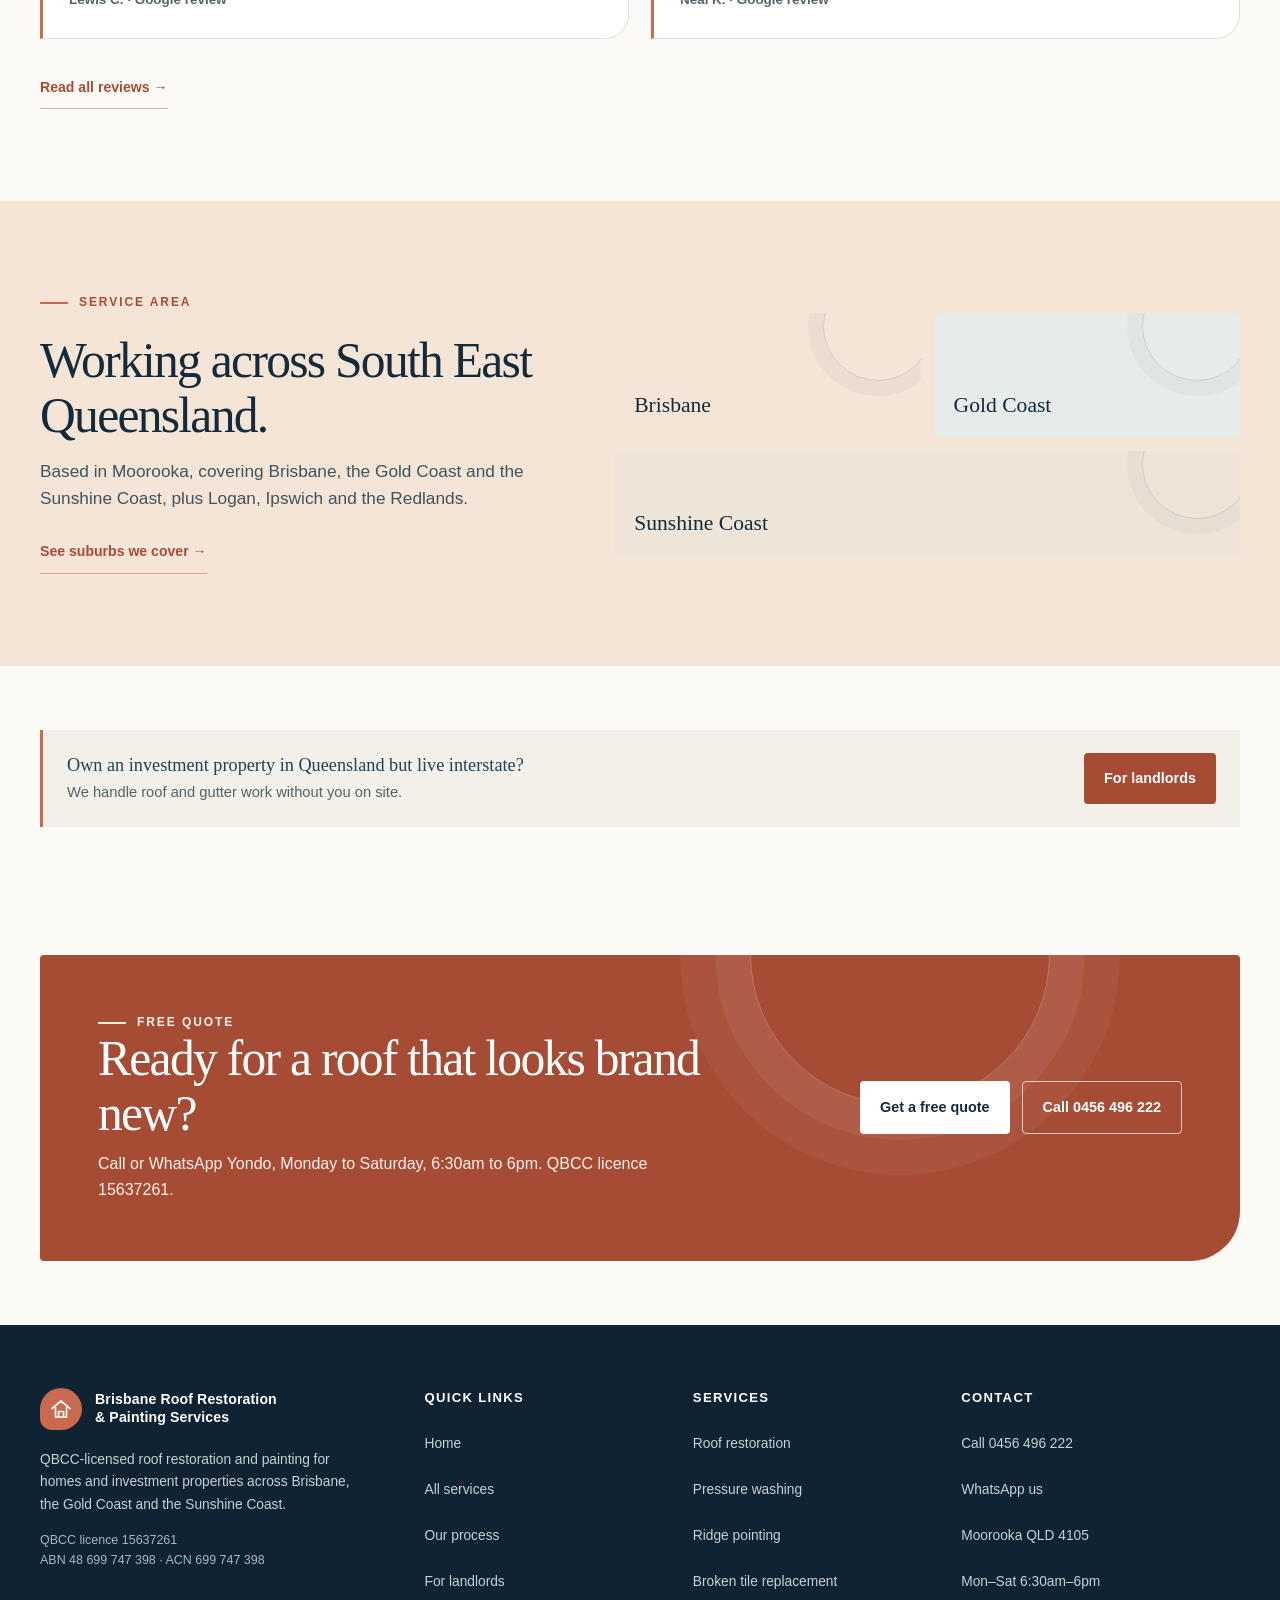
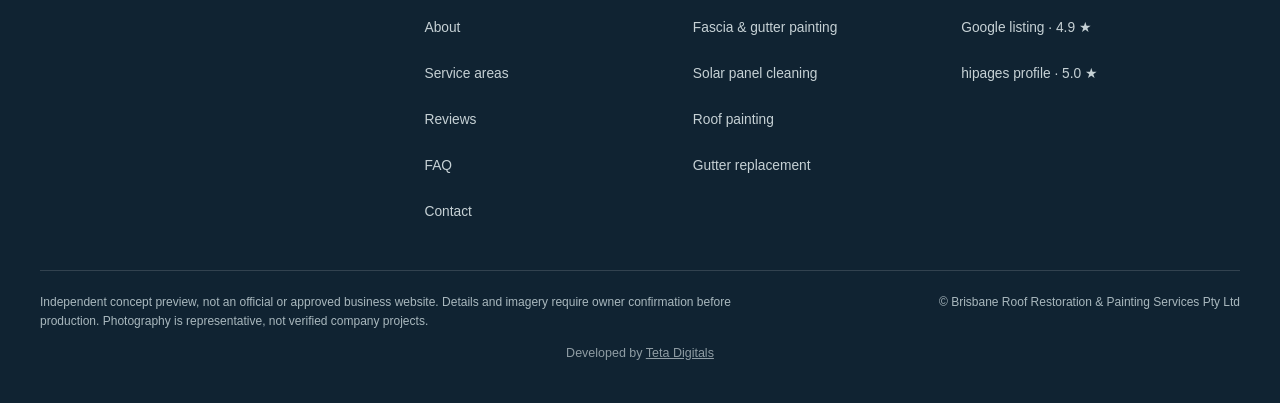
<file: brisbane-roof-restoration-painting/index.html>
<!doctype html>
<html lang="en">
<head>
  <meta charset="utf-8">
  <meta name="robots" content="noindex,nofollow">
  <meta name="viewport" content="width=device-width, initial-scale=1">
  <meta name="description" content="Concept preview for Brisbane Roof Restoration &amp; Painting Services Pty Ltd: QBCC-licensed roof restoration, roof painting, gutters and solar panel cleaning across Brisbane, the Gold Coast and the Sunshine Coast.">
  <meta name="theme-color" content="#142b3c">
  <title>Brisbane Roof Restoration &amp; Painting Services — Concept Preview</title>
  <style>
    :root {
      color-scheme: light;
      --navy: #142b3c;
      --navy-soft: #244254;
      --navy-deep: #102332;
      --clay: #c9694d;
      --clay-dark: #a64c35;
      --clay-deep: #8a3d2a;
      --clay-light: #e99a7e;
      --sand: #f4e5d7;
      --sand-2: #eee5d8;
      --stone: #f3f0e9;
      --mist: #e6ecea;
      --paper: #fbfaf7;
      --white: #fff;
      --ink: #1b2d38;
      --muted: #53636a;
      --line: #dce1df;
      --serif: Georgia, "Times New Roman", serif;
      --sans: "Avenir Next", Avenir, "Segoe UI", sans-serif;
      --max: 1200px;
    }
    *, *::before, *::after { box-sizing: border-box; }
    html { -webkit-text-size-adjust: 100%; }
    body { margin: 0; background: var(--paper); color: var(--ink); font-family: var(--sans); line-height: 1.6; overflow-x: hidden; }
    img { display: block; max-width: 100%; }
    a { color: inherit; }
    a:focus-visible, button:focus-visible, input:focus-visible, select:focus-visible, textarea:focus-visible, summary:focus-visible { outline: 3px solid #b5542f; outline-offset: 3px; border-radius: 3px; }
    h1, h2, h3, h4, p, ul, ol { margin-top: 0; }
    .preview-banner { padding: 10px 20px; background: var(--navy); color: var(--white); text-align: center; font-size: .76rem; font-weight: 650; letter-spacing: .045em; }
    .wrap { width: min(var(--max), calc(100% - 56px)); margin-inline: auto; }
    .skip { position: absolute; left: -9999px; top: 0; z-index: 90; padding: 12px 18px; background: var(--navy); color: #fff; font-weight: 700; }
    .skip:focus { left: 12px; }

    /* ---------- header ---------- */
    .site-header { position: sticky; top: 0; z-index: 60; background: rgba(251,250,247,.94); backdrop-filter: blur(10px); border-bottom: 1px solid rgba(20,43,60,.1); }
    .nav { min-height: 88px; display: flex; align-items: center; justify-content: space-between; gap: 28px; }
    .brand { display: flex; align-items: center; gap: 13px; text-decoration: none; min-width: 0; }
    .brand-mark { width: 42px; height: 42px; flex: 0 0 42px; display: grid; place-items: center; background: var(--clay); border-radius: 50% 50% 50% 12px; }
    .brand-mark svg { width: 24px; height: 24px; }
    .brand-name { color: var(--navy); font-size: .88rem; line-height: 1.25; font-weight: 750; letter-spacing: .01em; max-width: 250px; }
    .nav-right { display: flex; align-items: center; gap: 26px; }
    .nav-links { display: flex; align-items: center; gap: 26px; list-style: none; margin: 0; padding: 0; }
    .nav-link { display: inline-flex; align-items: center; min-height: 44px; color: var(--navy); text-decoration: none; font-size: .88rem; font-weight: 650; border-bottom: 2px solid transparent; }
    .nav-link:hover { color: var(--clay-dark); }
    .nav-link.is-active { color: var(--clay-dark); border-bottom-color: var(--clay); }
    .has-drop { position: relative; }
    .drop-toggle { display: inline-flex; align-items: center; gap: 7px; min-height: 44px; padding: 0; background: none; border: 0; cursor: pointer; font: inherit; font-size: .88rem; font-weight: 650; color: var(--navy); font-family: var(--sans); border-bottom: 2px solid transparent; }
    .drop-toggle:hover { color: var(--clay-dark); }
    .drop-toggle.is-active { color: var(--clay-dark); border-bottom-color: var(--clay); }
    .drop-toggle svg { width: 11px; height: 11px; transition: transform .2s ease; }
    .drop-toggle[aria-expanded="true"] svg { transform: rotate(180deg); }
    .drop-menu { position: absolute; top: calc(100% + 10px); left: -18px; min-width: 272px; margin: 0; padding: 10px; list-style: none; background: var(--white); border: 1px solid var(--line); border-radius: 4px 4px 18px 4px; box-shadow: 0 20px 40px rgba(20,43,60,.16); opacity: 0; visibility: hidden; transform: translateY(-6px); transition: opacity .18s ease, transform .18s ease, visibility .18s; }
    .has-drop.is-open .drop-menu { opacity: 1; visibility: visible; transform: translateY(0); }
    .drop-menu a { display: flex; align-items: center; min-height: 44px; padding: 6px 12px; border-radius: 3px; color: var(--navy); text-decoration: none; font-size: .86rem; font-weight: 600; }
    .drop-menu a:hover, .drop-menu a.is-active { background: var(--sand); color: var(--clay-dark); }
    .drop-menu .drop-all { margin-top: 4px; border-top: 1px solid var(--line); font-weight: 750; }
    .burger { display: none; width: 46px; height: 46px; align-items: center; justify-content: center; background: none; border: 1px solid rgba(20,43,60,.2); border-radius: 4px; cursor: pointer; }
    .burger span { position: relative; display: block; width: 20px; height: 2px; background: var(--navy); transition: background .15s ease; }
    .burger span::before, .burger span::after { content: ""; position: absolute; left: 0; width: 20px; height: 2px; background: var(--navy); transition: transform .2s ease, top .2s ease; }
    .burger span::before { top: -6px; } .burger span::after { top: 6px; }
    .burger[aria-expanded="true"] span { background: transparent; }
    .burger[aria-expanded="true"] span::before { top: 0; transform: rotate(45deg); }
    .burger[aria-expanded="true"] span::after { top: 0; transform: rotate(-45deg); }
    .mobile-menu { display: none; }
    .btn-phone-label { display: inline; }

    /* ---------- buttons ---------- */
    .button { display: inline-flex; align-items: center; justify-content: center; gap: 10px; border: 0; border-radius: 4px; background: var(--clay-dark); color: #fff; text-decoration: none; padding: 14px 20px; min-height: 50px; font-family: var(--sans); font-size: .9rem; font-weight: 720; cursor: pointer; transition: background .18s ease, transform .18s ease; }
    .button:hover { background: var(--clay-deep); transform: translateY(-1px); }
    .button svg { width: 17px; height: 17px; flex: 0 0 17px; }
    .button--ghost { background: transparent; color: var(--navy); border: 1px solid rgba(20,43,60,.3); }
    .button--ghost:hover { background: var(--navy); color: #fff; border-color: var(--navy); }
    .button--light { background: #fff; color: var(--navy); }
    .button--light:hover { background: var(--sand); }
    .button--wide { width: 100%; }
    .textlink { display: inline-flex; align-items: center; gap: 7px; min-height: 44px; color: var(--clay-dark); text-decoration: none; font-weight: 700; font-size: .88rem; border-bottom: 1px solid rgba(166,76,53,.4); }
    .textlink:hover { color: var(--clay-deep); border-bottom-color: var(--clay-deep); }

    /* ---------- shared blocks ---------- */
    .eyebrow { display: flex; align-items: center; gap: 11px; margin: 0 0 22px; color: var(--clay-dark); text-transform: uppercase; letter-spacing: .16em; font-size: .72rem; font-weight: 800; }
    .eyebrow::before { content: ""; width: 28px; height: 2px; background: var(--clay); flex: 0 0 28px; }
    h1 { max-width: 620px; margin-bottom: 20px; color: var(--navy); font: 500 clamp(2.5rem, 5vw, 4.2rem)/1.05 var(--serif); letter-spacing: -.045em; }
    h2 { margin-bottom: 14px; color: var(--navy); font: 500 clamp(2rem, 4vw, 3.1rem)/1.1 var(--serif); letter-spacing: -.035em; }
    h3 { color: var(--navy); }
    .section { padding: 92px 0; }
    .section--tight { padding: 64px 0; }
    .section--sand { background: var(--sand); }
    .section--stone { background: var(--stone); }
    .section-heading { max-width: 700px; margin-bottom: 43px; }
    .section-heading .eyebrow { margin-bottom: 15px; }
    .section-intro { max-width: 640px; margin-bottom: 0; color: var(--muted); font-size: 1rem; }
    .lede { max-width: 680px; color: #40535e; font-size: 1.08rem; }
    .prose p { max-width: 680px; color: #40535e; }
    .prose ul { max-width: 680px; color: #40535e; padding-left: 20px; }
    .prose li { margin-bottom: 8px; }

    /* ---------- hero ---------- */
    .hero { position: relative; overflow: hidden; background: var(--sand); padding: 62px 0 76px; }
    .hero::before { content: ""; position: absolute; width: 390px; height: 390px; border: 1px solid rgba(201,105,77,.2); border-radius: 50%; right: -205px; top: -230px; box-shadow: 0 0 0 34px rgba(201,105,77,.055), 0 0 0 70px rgba(201,105,77,.04); pointer-events: none; }
    .hero-grid { position: relative; display: grid; grid-template-columns: .93fr 1.07fr; align-items: center; gap: clamp(38px, 7vw, 86px); }
    .hero-copy { max-width: 470px; margin-bottom: 29px; color: #40535e; font-size: 1.08rem; }
    .hero-actions { display: flex; align-items: center; flex-wrap: wrap; gap: 16px; }
    .quiet-note { max-width: 185px; color: var(--muted); font-size: .76rem; line-height: 1.45; }
    .hero-visual { position: relative; margin: 0; padding: 0 0 26px 25px; }
    .hero-visual::before { content: ""; position: absolute; top: -18px; left: 0; width: 76%; height: 80%; border: 1px solid rgba(20,43,60,.3); border-radius: 4px; }
    .photo-shell { position: relative; overflow: hidden; min-height: 410px; background: #c3c8c4; border-radius: 4px 4px 50px 4px; box-shadow: 0 22px 45px rgba(20,43,60,.14); }
    .photo-shell img { width: 100%; height: 100%; min-height: 410px; object-fit: cover; }
    .photo-caption { position: absolute; left: 15px; right: 15px; bottom: 14px; margin: 0; width: fit-content; max-width: calc(100% - 30px); padding: 8px 11px; background: rgba(20,43,60,.92); color: #fff; border-radius: 2px; font-size: .7rem; line-height: 1.4; }
    .page-hero { position: relative; overflow: hidden; background: var(--navy); color: #fff; padding: 64px 0 68px; }
    .page-hero::after { content: ""; position: absolute; right: -130px; top: -170px; width: 340px; height: 340px; border: 1px solid rgba(233,154,126,.3); border-radius: 50%; box-shadow: 0 0 0 36px rgba(233,154,126,.05), 0 0 0 72px rgba(233,154,126,.035); pointer-events: none; }
    .page-hero .eyebrow { color: var(--clay-light); }
    .page-hero .eyebrow::before { background: var(--clay-light); }
    .page-hero h1 { color: #fff; }
    .page-hero p { max-width: 620px; margin-bottom: 0; color: #d0d9dc; font-size: 1.05rem; }
    .crumbs { position: relative; display: flex; flex-wrap: wrap; align-items: center; gap: 8px; margin-bottom: 18px; font-size: .78rem; color: #c3cfd4; }
    .crumbs a { display: inline-flex; align-items: center; min-height: 32px; color: #f0b49f; text-decoration: none; font-weight: 650; }
    .crumbs a:hover { text-decoration: underline; }

    /* ---------- trust bar ---------- */
    .trust { background: var(--navy-deep); color: #e4eaec; padding: 20px 0; }
    .trust-inner { display: flex; flex-wrap: wrap; align-items: center; justify-content: space-between; gap: 14px 30px; }
    .trust-item { display: flex; align-items: center; gap: 9px; font-size: .84rem; font-weight: 650; }
    .trust-item svg { width: 17px; height: 17px; flex: 0 0 17px; color: var(--clay-light); }
    .stars { color: #f0b49f; letter-spacing: .08em; font-size: .9rem; }

    /* ---------- cards ---------- */
    .grid { display: grid; gap: 22px; }
    .grid--2 { grid-template-columns: repeat(2, minmax(0, 1fr)); }
    .grid--3 { grid-template-columns: repeat(3, minmax(0, 1fr)); }
    .grid--4 { grid-template-columns: repeat(4, minmax(0, 1fr)); }
    .card { display: flex; flex-direction: column; padding: 26px 24px; background: var(--white); border: 1px solid var(--line); border-radius: 4px 4px 24px 4px; transition: transform .2s ease, box-shadow .2s ease, border-color .2s ease; }
    .card h3 { margin-bottom: 8px; font-size: 1.12rem; font-weight: 700; }
    .card p { margin-bottom: 0; color: var(--muted); font-size: .92rem; }
    a.card { text-decoration: none; }
    a.card:hover { transform: translateY(-3px); border-color: rgba(201,105,77,.5); box-shadow: 0 16px 32px rgba(20,43,60,.1); }
    .card-icon { width: 40px; height: 40px; display: grid; place-items: center; margin-bottom: 16px; background: var(--sand); border-radius: 50% 50% 50% 10px; }
    .card-icon svg { width: 20px; height: 20px; color: var(--clay-dark); }
    .card-more { margin-top: 16px; color: var(--clay-dark); font-size: .83rem; font-weight: 750; letter-spacing: .02em; }
    .card--plain { background: var(--stone); border-color: transparent; }
    .tick-list { list-style: none; margin: 0; padding: 0; }
    .tick-list li { position: relative; padding: 9px 0 9px 30px; color: #40535e; font-size: .95rem; border-bottom: 1px solid var(--line); }
    .tick-list li::before { content: ""; position: absolute; left: 4px; top: 17px; width: 8px; height: 8px; background: var(--clay); border-radius: 50%; box-shadow: 0 0 0 5px rgba(201,105,77,.12); }

    /* ---------- steps / timeline ---------- */
    .steps { display: grid; grid-template-columns: repeat(3, 1fr); margin-top: 48px; border-top: 1px solid rgba(255,255,255,.24); }
    .step { padding: 25px 32px 0 0; }
    .step + .step { padding-left: 32px; border-left: 1px solid rgba(255,255,255,.2); }
    .step-number { display: block; margin-bottom: 18px; color: var(--clay-light); font: 500 1.15rem var(--serif); }
    .step h3 { margin-bottom: 8px; color: #fff; font: 500 1.45rem var(--serif); }
    .step p { max-width: 280px; margin-bottom: 0; color: #cbd5d8; font-size: .9rem; }
    .approach { background: var(--navy); color: #fff; }
    .approach .eyebrow { color: var(--clay-light); } .approach .eyebrow::before { background: var(--clay-light); }
    .approach h2 { color: #fff; }
    .approach .section-intro { color: #d0d9dc; }
    .track { position: relative; margin: 0; padding: 0 0 0 38px; list-style: none; border-left: 2px solid var(--sand); }
    .track > li { position: relative; padding: 0 0 38px; }
    .track > li:last-child { padding-bottom: 0; }
    .track > li::before { content: ""; position: absolute; left: -47px; top: 4px; width: 18px; height: 18px; background: var(--clay); border: 4px solid var(--paper); border-radius: 50%; }
    .track-day { display: inline-block; margin-bottom: 8px; padding: 4px 11px; background: var(--navy); color: #fff; border-radius: 2px; font-size: .7rem; font-weight: 750; letter-spacing: .1em; text-transform: uppercase; }
    .track h3 { margin-bottom: 8px; font: 500 1.5rem var(--serif); }
    .track p { max-width: 620px; margin-bottom: 0; color: var(--muted); font-size: .95rem; }

    /* ---------- quotes ---------- */
    .quote-card { display: flex; flex-direction: column; padding: 28px 26px; background: var(--white); border: 1px solid var(--line); border-left: 3px solid var(--clay); border-radius: 0 4px 24px 0; }
    .quote-card blockquote { margin: 0 0 16px; color: var(--navy-soft); font: 500 1.08rem/1.55 var(--serif); }
    .quote-card figcaption { margin-top: auto; color: var(--muted); font-size: .84rem; font-weight: 650; }
    .quote-card .stars { color: var(--clay-dark); margin-bottom: 14px; }

    /* ---------- areas ---------- */
    .area-list { display: grid; grid-template-columns: 1fr 1fr; gap: 14px; }
    .area-card { position: relative; min-height: 124px; display: flex; align-items: flex-end; padding: 19px; overflow: hidden; background: var(--sand); border-radius: 3px; }
    .area-card:nth-child(2) { background: var(--mist); }
    .area-card:nth-child(3) { grid-column: 1 / -1; min-height: 104px; background: var(--sand-2); }
    .area-card::after { content: ""; position: absolute; right: -12px; top: -42px; width: 110px; height: 110px; border: 1px solid rgba(20,43,60,.14); border-radius: 50%; box-shadow: 0 0 0 15px rgba(20,43,60,.035); }
    .area-card strong { position: relative; z-index: 1; color: var(--navy); font: 500 1.35rem var(--serif); }
    .areas { display: grid; grid-template-columns: .9fr 1.1fr; gap: 64px; align-items: center; }
    .suburbs { display: flex; flex-wrap: wrap; gap: 8px; margin: 16px 0 0; padding: 0; list-style: none; }
    .suburbs li { padding: 7px 13px; background: var(--white); border: 1px solid var(--line); border-radius: 100px; color: var(--navy-soft); font-size: .82rem; font-weight: 600; }

    /* ---------- split / media ---------- */
    .split { display: grid; grid-template-columns: 1fr 1fr; gap: clamp(32px, 5vw, 64px); align-items: center; }
    .media-shell { position: relative; overflow: hidden; margin: 0; border-radius: 4px 4px 44px 4px; box-shadow: 0 20px 40px rgba(20,43,60,.13); }
    .media-shell img { width: 100%; height: 100%; min-height: 340px; object-fit: cover; }
    .fact-strip { display: grid; grid-template-columns: repeat(3, minmax(0, 1fr)); gap: 1px; background: var(--line); border: 1px solid var(--line); border-radius: 4px; overflow: hidden; }
    .fact { padding: 22px 20px; background: var(--white); }
    .fact strong { display: block; margin-bottom: 4px; color: var(--navy); font: 500 1.6rem var(--serif); }
    .fact span { color: var(--muted); font-size: .82rem; }

    /* ---------- contact band ---------- */
    .contact-card { position: relative; display: grid; grid-template-columns: 1fr auto; align-items: center; gap: 28px; padding: clamp(30px, 6vw, 58px); overflow: hidden; background: var(--clay-dark); border-radius: 4px 4px 50px 4px; }
    .contact-card::after { content: ""; position: absolute; right: 190px; top: -150px; width: 300px; height: 300px; border: 1px solid rgba(255,255,255,.24); border-radius: 50%; box-shadow: 0 0 0 35px rgba(255,255,255,.06), 0 0 0 70px rgba(255,255,255,.04); }
    .contact-card > * { position: relative; z-index: 1; }
    .contact-card .eyebrow { color: #fff0e8; } .contact-card .eyebrow::before { background: #fff0e8; }
    .contact-card h2 { max-width: 620px; margin-bottom: 10px; color: #fff; }
    .contact-card p { margin: 0; color: #fff1eb; max-width: 560px; }
    .cta-actions { display: flex; flex-wrap: wrap; gap: 12px; }

    /* ---------- form ---------- */
    .form-card { padding: clamp(24px, 4vw, 38px); background: var(--white); border: 1px solid var(--line); border-radius: 4px 4px 28px 4px; box-shadow: 0 14px 34px rgba(20,43,60,.07); }
    .field { margin-bottom: 18px; }
    .field label { display: block; margin-bottom: 6px; color: var(--navy); font-size: .83rem; font-weight: 700; }
    .field input, .field select, .field textarea { width: 100%; min-height: 48px; padding: 12px 14px; background: var(--paper); border: 1px solid var(--line); border-radius: 4px; color: var(--ink); font-family: var(--sans); font-size: .95rem; }
    .field textarea { min-height: 120px; resize: vertical; }
    .field input:focus, .field select:focus, .field textarea:focus { border-color: var(--clay); background: #fff; }
    .form-row { display: grid; grid-template-columns: 1fr 1fr; gap: 0 18px; }
    .form-note { margin: 14px 0 0; color: var(--muted); font-size: .78rem; line-height: 1.5; }
    .thanks { display: none; padding: 20px; margin-bottom: 18px; background: var(--stone); border-left: 3px solid var(--clay); }
    .thanks.is-shown { display: block; }
    .thanks p { margin: 0; color: var(--navy-soft); font-size: .92rem; }
    .thanks strong { display: block; margin-bottom: 4px; font-size: 1rem; }

    /* ---------- faq ---------- */
    .faq { max-width: 820px; }
    .faq details { border-bottom: 1px solid var(--line); background: transparent; }
    .faq summary { display: flex; align-items: center; justify-content: space-between; gap: 18px; min-height: 60px; padding: 16px 0; color: var(--navy); font-size: 1rem; font-weight: 700; cursor: pointer; list-style: none; }
    .faq summary::-webkit-details-marker { display: none; }
    .faq summary::after { content: ""; flex: 0 0 12px; width: 12px; height: 12px; border-right: 2px solid var(--clay-dark); border-bottom: 2px solid var(--clay-dark); transform: rotate(45deg) translateY(-3px); transition: transform .2s ease; }
    .faq details[open] summary::after { transform: rotate(225deg) translateY(-3px); }
    .faq .faq-body { padding: 0 0 20px; }
    .faq .faq-body p { margin: 0; max-width: 700px; color: var(--muted); font-size: .95rem; }

    /* ---------- footer ---------- */
    footer.site-footer { padding: 62px 0 28px; background: var(--navy-deep); color: #c6d1d5; }
    .footer-grid { display: grid; grid-template-columns: 1.5fr 1fr 1fr 1.2fr; gap: 36px; padding-bottom: 34px; border-bottom: 1px solid rgba(255,255,255,.14); }
    .footer-grid h4 { margin-bottom: 14px; color: #fff; font-size: .82rem; font-weight: 750; letter-spacing: .1em; text-transform: uppercase; }
    .footer-brand .brand-name { color: #fff; }
    .footer-blurb { margin: 18px 0 0; max-width: 320px; font-size: .86rem; line-height: 1.65; }
    .footer-list { list-style: none; margin: 0; padding: 0; }
    .footer-list li { margin-bottom: 2px; }
    .footer-list a, .footer-list span { display: flex; align-items: center; min-height: 44px; color: #c6d1d5; text-decoration: none; font-size: .86rem; }
    .footer-list a:hover { color: #f0b49f; }
    .footer-bottom { display: flex; flex-wrap: wrap; justify-content: space-between; gap: 14px; padding-top: 22px; }
    .footer-bottom p { margin: 0; max-width: 700px; font-size: .75rem; line-height: 1.6; color: #a9b8be; }
    .ident { margin: 14px 0 0; font-size: .78rem; color: #a9b8be; }

    /* ---------- misc ---------- */
    .to-top { position: fixed; right: 20px; bottom: 20px; z-index: 50; width: 48px; height: 48px; display: grid; place-items: center; background: var(--navy); color: #fff; border: 0; border-radius: 50% 50% 50% 12px; cursor: pointer; opacity: 0; visibility: hidden; transform: translateY(10px); transition: opacity .2s ease, transform .2s ease, visibility .2s; }
    .to-top.is-shown { opacity: 1; visibility: visible; transform: translateY(0); }
    .to-top svg { width: 18px; height: 18px; }
    .reveal { opacity: 0; transform: translateY(18px); transition: opacity .6s ease, transform .6s ease; }
    .reveal.is-in { opacity: 1; transform: none; }
    .route { animation: fade .34s ease both; }
    @keyframes fade { from { opacity: 0; transform: translateY(8px); } to { opacity: 1; transform: none; } }
    .pill-row { display: flex; flex-wrap: wrap; gap: 10px; margin: 22px 0 0; padding: 0; list-style: none; }
    .pill-row li { padding: 8px 14px; background: rgba(255,255,255,.1); border: 1px solid rgba(255,255,255,.2); border-radius: 100px; color: #e4eaec; font-size: .82rem; font-weight: 600; }
    .note-box { padding: 22px 24px; background: var(--stone); border-left: 3px solid var(--clay); }
    .note-box p { margin: 0; color: var(--navy-soft); font: 500 1.14rem/1.5 var(--serif); }

    @media (max-width: 1000px) {
      .grid--4 { grid-template-columns: repeat(2, minmax(0, 1fr)); }
      .footer-grid { grid-template-columns: 1fr 1fr; gap: 30px; }
    }
    @media (max-width: 1180px) {
      .nav-links, .nav-right > .nav-desktop { display: none; }
      .burger { display: inline-flex; }
      .mobile-menu { display: block; position: fixed; inset: 0 0 0 auto; width: min(360px, 88vw); z-index: 70; padding: 22px 20px 40px; background: var(--paper); box-shadow: -14px 0 40px rgba(20,43,60,.2); overflow-y: auto; transform: translateX(100%); transition: transform .26s ease; }
      .mobile-menu.is-open { transform: none; }
      .menu-backdrop { position: fixed; inset: 0; z-index: 65; background: rgba(16,35,50,.5); opacity: 0; visibility: hidden; transition: opacity .25s ease, visibility .25s; }
      .menu-backdrop.is-open { opacity: 1; visibility: visible; }
      body.menu-open { overflow: hidden; }
    }
    @media (max-width: 860px) {
      .wrap { width: min(100% - 40px, var(--max)); }
      .nav { min-height: 76px; }
      .hero { padding: 50px 0 57px; }
      .hero-grid, .split, .areas, .service-layout { grid-template-columns: 1fr; gap: 36px; }
      .hero-visual { width: min(100%, 660px); margin-left: auto; }
      .photo-shell, .photo-shell img { min-height: 340px; }
      .section { padding: 68px 0; }
      .section--tight { padding: 52px 0; }
      .grid--3, .grid--2 { grid-template-columns: repeat(2, minmax(0, 1fr)); }
      .steps { grid-template-columns: 1fr; margin-top: 34px; }
      .step, .step + .step { padding: 22px 0; border-left: 0; border-bottom: 1px solid rgba(255,255,255,.2); }
      .step p { max-width: none; }
      .page-hero { padding: 48px 0 52px; }
    }
    @media (max-width: 640px) {
      .preview-banner { padding: 9px 13px; font-size: .67rem; letter-spacing: .01em; }
      .wrap { width: calc(100% - 36px); }
      .brand-name { max-width: 175px; font-size: .76rem; }
      .brand-mark { width: 37px; height: 37px; flex-basis: 37px; }
      .nav { gap: 12px; }
      .btn-phone-label { display: none; }
      .nav-right .button { min-height: 46px; padding: 10px 14px; }
      h1 { font-size: clamp(2.3rem, 11vw, 3.3rem); }
      .grid--3, .grid--2, .grid--4, .form-row, .fact-strip { grid-template-columns: 1fr; }
      .fact-strip { gap: 1px; }
      .photo-shell, .photo-shell img, .media-shell img { min-height: 260px; }
      .contact-card { grid-template-columns: 1fr; gap: 22px; padding: 28px 22px; }
      .contact-card::after { right: -100px; }
      .footer-grid { grid-template-columns: 1fr; }
      .area-card strong { font-size: 1.15rem; }
      .track { padding-left: 26px; }
      .track > li::before { left: -36px; }
      .to-top { right: 14px; bottom: 14px; }
    }
    /* ---------- added: menu, service pages, CTA, tap targets ---------- */
    html { overflow-x: clip; }
    .mobile-menu[hidden], .menu-backdrop[hidden], .to-top[hidden] { display: none !important; }
    .preview-banner, .eyebrow, .photo-caption, .track-day, .footer-bottom p { font-size: max(.75rem, 12px) !important; }
    .brand { min-height: 44px; }
    .brand-name { max-width: 200px; }
    .nav-links { gap: 20px; }
    .crumbs a { min-height: 44px; }
    .mm-head { display: flex; align-items: center; justify-content: space-between; gap: 12px; margin-bottom: 14px; }
    .mm-head strong { color: var(--navy); font: 500 1.25rem var(--serif); }
    .mm-close { width: 46px; height: 46px; display: grid; place-items: center; background: none; border: 1px solid rgba(20,43,60,.2); border-radius: 4px; color: var(--navy); cursor: pointer; }
    .mm-close svg { width: 18px; height: 18px; }
    .mm-list { list-style: none; margin: 0; padding: 0; }
    .mm-list a { display: flex; align-items: center; min-height: 48px; padding: 4px 6px; color: var(--navy); text-decoration: none; font-weight: 700; font-size: .98rem; border-bottom: 1px solid var(--line); }
    .mm-list a:hover, .mm-list a.is-active { color: var(--clay-dark); }
    .mm-sub { list-style: none; margin: 0; padding: 4px 0 8px; border-bottom: 1px solid var(--line); }
    .mm-sub a { min-height: 44px; padding-left: 20px; font-weight: 600; font-size: .9rem; color: var(--navy-soft); border-bottom: 0; }
    .mm-cta { display: grid; gap: 10px; margin-top: 22px; }
    .service-layout { display: grid; grid-template-columns: 1.25fr .75fr; gap: clamp(32px, 5vw, 64px); align-items: start; }
    .svc-aside .tick-list { margin: 6px 0 22px; }
    .svc-aside .textlink { align-self: flex-start; margin-top: 8px; }
    .svc-media { margin-top: 30px; }
    .svc-cards .card p { flex: 1; }
    .section--stone .track > li::before { border-color: var(--stone); }
    .button--onclay { background: transparent; color: #fff; border: 1px solid rgba(255,255,255,.7); }
    .button--onclay:hover { background: var(--navy); border-color: var(--navy); }
    .tick-list .textlink { border-bottom-color: rgba(166,76,53,.4); }
    @media (min-width: 861px) { .split--contact { grid-template-columns: 1.15fr .85fr; } }
    @media (max-width: 860px) { .x-sticky { position: static !important; } }
    @media (prefers-reduced-motion: reduce) { *, *::before, *::after { transition-duration: .01ms !important; animation-duration: .01ms !important; } .reveal { opacity: 1; transform: none; } }
  </style>
</head>
<body>
  <a class="skip" href="#main">Skip to content</a>
  <div class="preview-banner"><span>Independent concept preview · not an official or approved business website</span></div>

  <header class="site-header">
    <div class="wrap nav">
      <a class="brand" href="#/" aria-label="Brisbane Roof Restoration and Painting Services, home">
        <span class="brand-mark" aria-hidden="true"><svg viewBox="0 0 24 24" fill="none"><path d="M3 11.5 12 4l9 7.5M6.5 10.5V20h11v-9.5M9.5 20v-5.5h5V20" stroke="#fff" stroke-width="1.7" stroke-linecap="round" stroke-linejoin="round"/></svg></span>
        <span class="brand-name">Brisbane Roof Restoration<br>&amp; Painting Services</span>
      </a>
      <div class="nav-right">
        <nav class="nav-desktop" aria-label="Main navigation">
          <ul class="nav-links" id="desktop-nav"></ul>
        </nav>
        <a class="button" href="tel:+61456496222" aria-label="Call Brisbane Roof Restoration and Painting Services on 0456 496 222">
          <svg viewBox="0 0 20 20" fill="none" aria-hidden="true"><path d="M4.5 3.5h3l1.5 4-2 1.5a12 12 0 0 0 4 4l1.5-2 4 1.5v3c0 .6-.4 1-1 1A13 13 0 0 1 3.5 4.5c0-.6.4-1 1-1Z" stroke="currentColor" stroke-width="1.4" stroke-linejoin="round"/></svg>
          <span class="btn-phone-label">0456 496 222</span>
        </a>
        <button class="burger" id="burger" type="button" aria-expanded="false" aria-controls="mobile-menu" aria-label="Open menu"><span></span></button>
      </div>
    </div>
  </header>

  <div class="menu-backdrop" id="menu-backdrop" hidden></div>
  <nav class="mobile-menu" id="mobile-menu" aria-label="Mobile navigation" hidden></nav>

  <main id="main" tabindex="-1">

    <!-- ================= HOME ================= -->
    <div class="view" data-view="home" data-title="Roof Restoration Brisbane, Gold Coast &amp; Sunshine Coast">
      <section class="hero" aria-labelledby="home-title">
        <div class="wrap hero-grid">
          <div>
            <p class="eyebrow">QBCC-licensed · Moorooka, Brisbane</p>
            <h1 id="home-title">Make your roof look brand new in 3 to 5 days.</h1>
            <p class="hero-copy">Clean, seal and three coats of paint. QBCC-licensed roof restoration across Brisbane, the Gold Coast and the Sunshine Coast.</p>
            <div class="hero-actions">
              <a class="button" href="#/contact">Get a free quote <svg viewBox="0 0 20 20" fill="none" aria-hidden="true"><path d="M3.5 10h12m-5-5 5 5-5 5" stroke="currentColor" stroke-width="1.7" stroke-linecap="round" stroke-linejoin="round"/></svg></a>
              <a class="button button--ghost" href="tel:+61456496222">Call 0456 496 222</a>
            </div>
          </div>
          <figure class="hero-visual">
            <div class="photo-shell"><img src="bri-hero.jpg" alt="A Queenslander home with a freshly restored charcoal roof" loading="eager"><figcaption class="photo-caption">Representative imagery · not a verified company project</figcaption></div>
          </figure>
        </div>
      </section>
      <div class="trust" aria-label="Credentials and ratings">
        <div class="wrap trust-inner">
          <span class="trust-item"><svg viewBox="0 0 20 20" fill="none" aria-hidden="true"><path d="M10 2.5 4 5v4.5c0 4 2.6 6.9 6 8 3.4-1.1 6-4 6-8V5l-6-2.5Z" stroke="currentColor" stroke-width="1.5" stroke-linejoin="round"/><path d="m7.3 10 1.9 1.9 3.6-3.8" stroke="currentColor" stroke-width="1.5" stroke-linecap="round" stroke-linejoin="round"/></svg>QBCC licence 15637261</span>
          <span class="trust-item"><span class="stars" aria-hidden="true">★★★★★</span>4.9 on Google · 14 reviews</span>
          <span class="trust-item"><span class="stars" aria-hidden="true">★★★★★</span>5.0 on hipages · 16 hires</span>
          <span class="trust-item"><svg viewBox="0 0 20 20" fill="none" aria-hidden="true"><circle cx="10" cy="10" r="7.2" stroke="currentColor" stroke-width="1.5"/><path d="M10 6v4.3l2.8 1.7" stroke="currentColor" stroke-width="1.5" stroke-linecap="round"/></svg>Mon–Sat 6:30am–6pm</span>
        </div>
      </div>

      <section class="section" aria-labelledby="home-services">
        <div class="wrap">
          <div class="section-heading reveal">
            <p class="eyebrow">What we do</p>
            <h2 id="home-services">The roof, and every detail around it.</h2>
            <p class="section-intro">Full restorations, paintwork, repairs, gutters and solar panel cleaning. Pick a service to see how the job is done.</p>
          </div>
          <div class="grid grid--4 svc-cards" data-svc-cards></div>
        </div>
      </section>

      <section class="section section--stone" aria-labelledby="home-why">
        <div class="wrap split">
          <div class="reveal">
            <p class="eyebrow">Why homeowners choose us</p>
            <h2 id="home-why">Straight answers from the owner, start to finish.</h2>
            <p class="lede">Yondo runs every job himself. Reviewers keep mentioning the same things: clear pricing, real roofing knowledge and regular updates.</p>
            <a class="textlink" href="#/about">Meet the business →</a>
          </div>
          <div class="grid grid--2 reveal">
            <div class="card"><h3>Transparent pricing</h3><p>You know what the quote covers before the work begins.</p></div>
            <div class="card"><h3>Kept in the loop</h3><p>Updates through the job, so you're never left guessing.</p></div>
            <div class="card"><h3>QBCC-licensed</h3><p>Licence 15637261, registered with Queensland's building regulator.</p></div>
            <div class="card"><h3>Clean, tidy sites</h3><p>Work done efficiently, with the site left clean.</p></div>
          </div>
        </div>
      </section>

      <section class="section approach" aria-labelledby="home-process">
        <div class="wrap">
          <div class="section-heading reveal">
            <p class="eyebrow">A considered sequence</p>
            <h2 id="home-process">Clean. Seal. Three coats.</h2>
            <p class="section-intro">"The process generally takes 3-5 days to complete." Each stage prepares the roof for the next.</p>
          </div>
          <div class="steps reveal">
            <article class="step"><span class="step-number">01</span><h3>Clean</h3><p>A pressure wash strips back dirt, moss and loose material so the coatings can bond.</p></article>
            <article class="step"><span class="step-number">02</span><h3>Seal</h3><p>A sealer coat goes on the clean surface, ready for the paint system.</p></article>
            <article class="step"><span class="step-number">03</span><h3>Three coats of paint</h3><p>The finish is built in three coats of roof paint for an even, lasting colour.</p></article>
          </div>
          <p style="margin:34px 0 0"><a class="button button--light" href="#/process">See the full process</a></p>
        </div>
      </section>

      <section class="section" aria-labelledby="home-reviews">
        <div class="wrap">
          <div class="section-heading reveal">
            <p class="eyebrow">4.9 ★ on Google</p>
            <h2 id="home-reviews">"The house looks brand new again."</h2>
          </div>
          <div class="grid grid--2 reveal">
            <figure class="quote-card" style="margin:0"><span class="stars" aria-label="5 stars">★★★★★</span><blockquote>"Highly recommend this team for any roof restoration needs. The owner, Yondo, is great to deal with—transparent with pricing, incredibly knowledgeable, and keeps you updated throughout the whole process. The house looks brand new again."</blockquote><figcaption>Lewis C. · Google review</figcaption></figure>
            <figure class="quote-card" style="margin:0"><span class="stars" aria-label="5 stars">★★★★★</span><blockquote>"The roof not only looks brand new but also feels well-protected… They kept the site clean, worked efficiently, and delivered exactly what they promised — on time and without any hassle."</blockquote><figcaption>Neal K. · Google review</figcaption></figure>
          </div>
          <p style="margin:26px 0 0"><a class="textlink" href="#/reviews">Read all reviews →</a></p>
        </div>
      </section>

      <section class="section section--sand" aria-labelledby="home-areas">
        <div class="wrap areas">
          <div class="reveal">
            <p class="eyebrow">Service area</p>
            <h2 id="home-areas">Working across South East Queensland.</h2>
            <p class="lede">Based in Moorooka, covering Brisbane, the Gold Coast and the Sunshine Coast, plus Logan, Ipswich and the Redlands.</p>
            <a class="textlink" href="#/areas">See suburbs we cover →</a>
          </div>
          <div class="area-list reveal" aria-label="Service locations">
            <div class="area-card"><strong>Brisbane</strong></div>
            <div class="area-card"><strong>Gold Coast</strong></div>
            <div class="area-card"><strong>Sunshine Coast</strong></div>
          </div>
        </div>
      </section>

      <section class="section section--tight" aria-labelledby="home-landlord">
        <div class="wrap">
          <div class="note-box reveal" style="display:flex;flex-wrap:wrap;align-items:center;justify-content:space-between;gap:20px">
            <div>
              <p id="home-landlord">Own an investment property in Queensland but live interstate?</p>
              <span style="color:var(--muted);font-size:.92rem">We handle roof and gutter work without you on site.</span>
            </div>
            <a class="button" href="#/landlords">For landlords</a>
          </div>
        </div>
      </section>
      <div data-cta></div>
    </div>

    <!-- ================= SERVICES ================= -->
    <div class="view" data-view="services" data-title="Roofing Services" hidden>
      <section class="page-hero">
        <div class="wrap">
          <nav class="crumbs" aria-label="Breadcrumb"><a href="#/">Home</a><span aria-hidden="true">/</span><span>Services</span></nav>
          <p class="eyebrow">Services</p>
          <h1>Eight services, one roof.</h1>
          <p>From a full restoration to a single cracked tile, every job is quoted clearly and done by a QBCC-licensed team.</p>
        </div>
      </section>
      <section class="section">
        <div class="wrap">
          <div class="grid grid--3" data-svc-cards="full"></div>
        </div>
      </section>
      <section class="section section--stone">
        <div class="wrap split">
          <div class="reveal">
            <p class="eyebrow">Not sure what you need?</p>
            <h2>Start with a look at the roof.</h2>
            <p class="lede">Tell us what you're seeing: faded tiles, a leak, rusty gutters, grimy panels. We'll say which service fits.</p>
          </div>
          <div class="reveal"><ul class="tick-list">
            <li>Faded or patchy roof colour → <strong>roof painting</strong> or <strong>restoration</strong></li>
            <li>Moss, lichen or black staining → <strong>pressure washing</strong></li>
            <li>Cracked bedding along the ridges → <strong>ridge pointing</strong></li>
            <li>Cracked or slipped tiles → <strong>broken tile replacement</strong></li>
            <li>Rust holes or leaking joins in gutters → <strong>gutter replacement</strong></li>
            <li>Dusty, bird-marked panels → <strong>solar panel cleaning</strong></li>
          </ul></div>
        </div>
      </section>
      <div data-cta></div>
    </div>

    <!-- ================= SERVICE DETAIL (rendered from data) ================= -->
    <div class="view" data-view="service" data-title="Service" hidden>
      <div id="svc-body"></div>
      <figure class="media-shell" id="solar-fig" hidden><img src="bri-solar.jpg" alt="A worker cleaning solar panels on a tiled roof" loading="lazy"></figure>
      <div data-cta></div>
    </div>

    <!-- ================= PROCESS ================= -->
    <div class="view" data-view="process" data-title="Our 3–5 Day Roof Restoration Process" hidden>
      <section class="page-hero">
        <div class="wrap">
          <nav class="crumbs" aria-label="Breadcrumb"><a href="#/">Home</a><span aria-hidden="true">/</span><span>Process</span></nav>
          <p class="eyebrow">The process</p>
          <h1>From tired to brand new in 3 to 5 days.</h1>
          <p>"The restoration process consist of a clean, seal and three coats of paint." Here's what happens at each stage.</p>
          <ul class="pill-row"><li>3–5 days, generally</li><li>Clean</li><li>Seal</li><li>Three coats</li></ul>
        </div>
      </section>
      <section class="section">
        <div class="wrap split" style="align-items:start">
          <ol class="track reveal">
            <li><span class="track-day">Before work starts</span><h3>Inspection and quote</h3><p>We look over the roof, note any broken tiles, ridge capping or gutter issues, and give you a clear price for the whole job.</p></li>
            <li><span class="track-day">Stage 01</span><h3>Clean</h3><p>A high-pressure wash removes dirt, moss, lichen and loose material. A clean surface is what lets the coatings grip.</p></li>
            <li><span class="track-day">Where needed</span><h3>Repairs</h3><p>Any broken tiles are replaced and ridge capping re-pointed before coating, so the finish goes over a sound roof.</p></li>
            <li><span class="track-day">Stage 02</span><h3>Seal</h3><p>A sealer coat is applied to the clean roof, preparing the surface for the paint system.</p></li>
            <li><span class="track-day">Stage 03</span><h3>Three coats of paint</h3><p>The colour is built up in three coats for even coverage and protection from the Queensland sun and storms.</p></li>
            <li><span class="track-day">Handover</span><h3>Clean-up and walk-through</h3><p>The site is left clean and you see the finished roof. Updates come through the whole job, so nothing is a surprise.</p></li>
          </ol>
          <div class="reveal x-sticky" style="position:sticky;top:120px">
            <figure class="media-shell"><img src="bri-paint.jpg" alt="A painter spraying a membrane coat onto a roof" loading="lazy"></figure>
            <p style="margin:12px 0 0;color:var(--muted);font-size:.78rem">Representative imagery · not a verified company project</p>
            <div class="note-box" style="margin-top:24px"><p>Timing depends on the roof's size and condition, and on the weather; coatings need dry days.</p></div>
          </div>
        </div>
      </section>
      <div data-cta></div>
    </div>

    <!-- ================= LANDLORDS ================= -->
    <div class="view" data-view="landlords" data-title="Roof Work for Landlords &amp; Investment Properties" hidden>
      <section class="page-hero">
        <div class="wrap">
          <nav class="crumbs" aria-label="Breadcrumb"><a href="#/">Home</a><span aria-hidden="true">/</span><span>Landlords</span></nav>
          <p class="eyebrow">For property investors</p>
          <h1>Your Queensland roof, looked after from anywhere.</h1>
          <p>For investment-property owners, including interstate landlords who can't be on site. Quoting, updates and approvals all happen by phone and WhatsApp.</p>
        </div>
      </section>
      <section class="section">
        <div class="wrap">
          <figure class="quote-card reveal" style="margin:0 0 56px;max-width:860px;padding:36px 34px">
            <span class="stars" aria-label="5 stars">★★★★★</span>
            <blockquote style="font-size:1.35rem">"I am a NSW landlord that own a QLD investment property. I needed my gutter to be replaced as it was very rusty… It was meticulously done and well priced. I find Yondo trustworthy and his attention to detail was impeccable."</blockquote>
            <figcaption>Lily H. · NSW landlord · Google review</figcaption>
          </figure>
          <div class="section-heading reveal">
            <p class="eyebrow">How it works remotely</p>
            <h2>Four steps, no flights needed.</h2>
          </div>
          <div class="grid grid--4 reveal">
            <div class="card"><span class="step-number" style="color:var(--clay-dark);margin-bottom:10px">01</span><h3>Message us</h3><p>Send the address and the issue by WhatsApp or phone. Tenant or agent details help us arrange access.</p></div>
            <div class="card"><span class="step-number" style="color:var(--clay-dark);margin-bottom:10px">02</span><h3>We inspect</h3><p>We look at the roof and gutters and tell you what we find.</p></div>
            <div class="card"><span class="step-number" style="color:var(--clay-dark);margin-bottom:10px">03</span><h3>Clear quote</h3><p>A transparent price to approve in writing, with nothing hidden.</p></div>
            <div class="card"><span class="step-number" style="color:var(--clay-dark);margin-bottom:10px">04</span><h3>Updates to done</h3><p>Progress updates through the job, and a heads-up when it's finished.</p></div>
          </div>
        </div>
      </section>
      <section class="section section--stone">
        <div class="wrap split">
          <div class="reveal">
            <p class="eyebrow">Common rental jobs</p>
            <h2>Protect the asset, keep tenants dry.</h2>
            <p class="lede">Rusty gutters, leaks and a tired roof all cost more the longer they wait. These jobs suit investment properties well.</p>
          </div>
          <ul class="tick-list reveal">
            <li><a class="textlink" href="#/services/gutter-replacement">Gutter replacement</a> for rusted or leaking gutters</li>
            <li><a class="textlink" href="#/services/broken-tile-replacement">Broken tile replacement</a> after storms</li>
            <li><a class="textlink" href="#/services/ridge-pointing">Ridge pointing</a> to stop ridge leaks</li>
            <li><a class="textlink" href="#/services/roof-restoration">Roof restoration</a> between tenancies or before sale</li>
            <li><a class="textlink" href="#/services/fascia-gutter-painting">Fascia and gutter painting</a> for street appeal</li>
          </ul>
        </div>
      </section>
      <div data-cta></div>
    </div>

    <!-- ================= ABOUT ================= -->
    <div class="view" data-view="about" data-title="About Us" hidden>
      <section class="page-hero">
        <div class="wrap">
          <nav class="crumbs" aria-label="Breadcrumb"><a href="#/">Home</a><span aria-hidden="true">/</span><span>About</span></nav>
          <p class="eyebrow">About us</p>
          <h1>A new Brisbane company with an owner you deal with directly.</h1>
          <p>Brisbane Roof Restoration &amp; Painting Services Pty Ltd is based in Moorooka and led by owner Yondo.</p>
        </div>
      </section>
      <section class="section">
        <div class="wrap split" style="align-items:start">
          <div class="prose reveal">
            <p class="eyebrow">Our story</p>
            <h2>Built on reviews, one roof at a time.</h2>
            <p>We're a newly registered Queensland company, and we'd rather be judged on our work than on a founding date. So far customers have given us 4.9 stars from 14 Google reviews, and 5.0 from 7 ratings on hipages, with 16 hires.</p>
            <p>Yondo is on every job: pricing it, explaining it and keeping you updated. Customers describe him as "transparent with pricing, incredibly knowledgeable" and "trustworthy".</p>
            <p>We restore and paint roofs, fix the details around them, and clean solar panels across Brisbane, the Gold Coast and the Sunshine Coast.</p>
          </div>
          <div class="reveal">
            <div class="fact-strip" style="grid-template-columns:1fr 1fr">
              <div class="fact"><strong>4.9 ★</strong><span>Google, 14 reviews</span></div>
              <div class="fact"><strong>5.0 ★</strong><span>hipages, 7 ratings</span></div>
              <div class="fact"><strong>16</strong><span>Hires on hipages</span></div>
              <div class="fact"><strong>3–5</strong><span>Days for a typical restoration</span></div>
            </div>
            <div class="card card--plain" style="margin-top:22px">
              <h3>Verified credentials</h3>
              <ul class="tick-list" style="margin-top:6px">
                <li>QBCC licence 15637261</li>
                <li>ABN 48 699 747 398</li>
                <li>ACN 699 747 398</li>
                <li>Registered in Queensland, 4105</li>
              </ul>
            </div>
          </div>
        </div>
      </section>
      <section class="section section--stone">
        <div class="wrap">
          <div class="section-heading reveal"><p class="eyebrow">What we stand for</p><h2>Four things you can hold us to.</h2></div>
          <div class="grid grid--4 reveal">
            <div class="card"><h3>Honest prices</h3><p>Clear quotes that say what's included.</p></div>
            <div class="card"><h3>Communication</h3><p>Updates through the whole process.</p></div>
            <div class="card"><h3>Attention to detail</h3><p>Preparation done properly, finishes done neatly.</p></div>
            <div class="card"><h3>Respect for your home</h3><p>A clean site, efficient work, on time as promised.</p></div>
          </div>
        </div>
      </section>
      <div data-cta></div>
    </div>

    <!-- ================= AREAS ================= -->
    <div class="view" data-view="areas" data-title="Service Areas" hidden>
      <section class="page-hero">
        <div class="wrap">
          <nav class="crumbs" aria-label="Breadcrumb"><a href="#/">Home</a><span aria-hidden="true">/</span><span>Service areas</span></nav>
          <p class="eyebrow">Service areas</p>
          <h1>From Moorooka to the coasts.</h1>
          <p>We cover Brisbane's north, south, east and west, the Gold Coast, the Sunshine Coast, Logan, Ipswich and the Redlands.</p>
        </div>
      </section>
      <section class="section">
        <div class="wrap">
          <div class="section-heading reveal"><p class="eyebrow">Brisbane</p><h2>Every side of the city.</h2></div>
          <div class="grid grid--4 reveal">
            <div class="card card--plain"><h3>Brisbane South</h3><ul class="suburbs"><li>Moorooka</li><li>Annerley</li><li>Sunnybank</li><li>Yeronga</li><li>Salisbury</li><li>Holland Park</li></ul></div>
            <div class="card card--plain"><h3>Brisbane East</h3><ul class="suburbs"><li>Coorparoo</li><li>Carindale</li><li>Wynnum</li><li>Camp Hill</li><li>Bulimba</li><li>Manly</li></ul></div>
            <div class="card card--plain"><h3>Brisbane West</h3><ul class="suburbs"><li>Indooroopilly</li><li>Toowong</li><li>Kenmore</li><li>Ashgrove</li><li>Taringa</li></ul></div>
            <div class="card card--plain"><h3>Brisbane North</h3><ul class="suburbs"><li>Chermside</li><li>Aspley</li><li>Nundah</li><li>Stafford</li><li>Everton Park</li></ul></div>
          </div>
        </div>
      </section>
      <section class="section section--sand">
        <div class="wrap">
          <div class="section-heading reveal"><p class="eyebrow">Beyond Brisbane</p><h2>South East Queensland.</h2></div>
          <div class="grid grid--3 reveal">
            <div class="card"><h3>Gold Coast</h3><ul class="suburbs"><li>Southport</li><li>Robina</li><li>Burleigh Heads</li><li>Nerang</li></ul></div>
            <div class="card"><h3>Sunshine Coast</h3><ul class="suburbs"><li>Maroochydore</li><li>Caloundra</li><li>Buderim</li><li>Noosa</li></ul></div>
            <div class="card"><h3>Logan</h3><ul class="suburbs"><li>Springwood</li><li>Shailer Park</li><li>Beenleigh</li></ul></div>
            <div class="card"><h3>Ipswich</h3><ul class="suburbs"><li>Springfield</li><li>Redbank Plains</li><li>Goodna</li></ul></div>
            <div class="card"><h3>Redlands</h3><ul class="suburbs"><li>Cleveland</li><li>Capalaba</li><li>Victoria Point</li></ul></div>
            <div class="card card--plain"><h3>Not listed?</h3><p>If you're in South East Queensland, ask. We'll tell you straight whether we can get to you.</p><p style="margin-top:10px"><a class="textlink" href="#/contact">Ask about your suburb →</a></p></div>
          </div>
        </div>
      </section>
      <div data-cta></div>
    </div>

    <!-- ================= REVIEWS ================= -->
    <div class="view" data-view="reviews" data-title="Customer Reviews" hidden>
      <section class="page-hero">
        <div class="wrap">
          <nav class="crumbs" aria-label="Breadcrumb"><a href="#/">Home</a><span aria-hidden="true">/</span><span>Reviews</span></nav>
          <p class="eyebrow">Reviews</p>
          <h1>4.9 stars from 14 Google reviews.</h1>
          <p>Plus 5.0 from 7 ratings on hipages, with 16 hires. Here's what customers say, word for word.</p>
        </div>
      </section>
      <section class="section">
        <div class="wrap">
          <div class="fact-strip reveal" style="margin-bottom:48px">
            <div class="fact"><strong>4.9 <span class="stars" style="color:var(--clay-dark)" aria-hidden="true">★</span></strong><span>Google · 14 reviews</span></div>
            <div class="fact"><strong>5.0 <span class="stars" style="color:var(--clay-dark)" aria-hidden="true">★</span></strong><span>hipages · 7 ratings</span></div>
            <div class="fact"><strong>16</strong><span>Hires through hipages</span></div>
          </div>
          <div class="grid grid--3 reveal">
            <figure class="quote-card" style="margin:0"><span class="stars" aria-label="5 stars">★★★★★</span><blockquote>"Highly recommend this team for any roof restoration needs. The owner, Yondo, is great to deal with—transparent with pricing, incredibly knowledgeable, and keeps you updated throughout the whole process. The house looks brand new again."</blockquote><figcaption>Lewis C. · Google review</figcaption></figure>
            <figure class="quote-card" style="margin:0"><span class="stars" aria-label="5 stars">★★★★★</span><blockquote>"I am a NSW landlord that own a QLD investment property. I needed my gutter to be replaced as it was very rusty… It was meticulously done and well priced. I find Yondo trustworthy and his attention to detail was impeccable."</blockquote><figcaption>Lily H. · Google review</figcaption></figure>
            <figure class="quote-card" style="margin:0"><span class="stars" aria-label="5 stars">★★★★★</span><blockquote>"The roof not only looks brand new but also feels well-protected… They kept the site clean, worked efficiently, and delivered exactly what they promised — on time and without any hassle."</blockquote><figcaption>Neal K. · Google review</figcaption></figure>
          </div>
          <div class="cta-actions reveal" style="margin-top:36px">
            <a class="button" href="https://www.google.com.au/maps/place/Brisbane+Roof+Restoration+%26+Painting+Services+Pty+Ltd/@-27.27997,153.1103469,17z/data=!3m1!4b1!4m6!3m5!1s0x35204938c47683:0x4f2cca6dac69e7eb!16s%2Fg%2F11yjthr8nk" target="_blank" rel="noopener">Read all reviews on Google</a>
            <a class="button button--ghost" href="https://hipages.com.au/connect/brisbaneroofrestorationandpaintingservicesptyltd" target="_blank" rel="noopener">See our hipages profile</a>
          </div>
        </div>
      </section>
      <div data-cta></div>
    </div>

    <!-- ================= FAQ ================= -->
    <div class="view" data-view="faq" data-title="Roofing FAQs" hidden>
      <section class="page-hero">
        <div class="wrap">
          <nav class="crumbs" aria-label="Breadcrumb"><a href="#/">Home</a><span aria-hidden="true">/</span><span>FAQ</span></nav>
          <p class="eyebrow">FAQ</p>
          <h1>Roofing questions, answered plainly.</h1>
          <p>General guidance for Brisbane homeowners and landlords. Every roof is different, so we'll confirm the details when we quote.</p>
        </div>
      </section>
      <section class="section">
        <div class="wrap">
          <div class="faq reveal">
            <details><summary>How long does a roof restoration take?</summary><div class="faq-body"><p>The process generally takes 3 to 5 days. Roof size, repairs needed and the weather all affect it, since coatings need dry conditions.</p></div></details>
            <details><summary>What does a restoration involve?</summary><div class="faq-body"><p>A clean, a seal and three coats of paint. Repairs like broken tile replacement or ridge pointing are done before coating where the roof needs them.</p></div></details>
            <details><summary>What's the difference between roof painting and a full restoration?</summary><div class="faq-body"><p>Painting refreshes the colour and protection of a roof that's in sound shape. A restoration also takes in cleaning, repairs and sealing, for roofs showing wear. We'll tell you which your roof needs.</p></div></details>
            <details><summary>How do I know my roof needs work?</summary><div class="faq-body"><p>Common signs are faded or patchy colour, moss and lichen, cracked or slipped tiles, crumbling ridge bedding, water stains on ceilings and rusty gutters. After a big storm it's worth a check.</p></div></details>
            <details><summary>How much will it cost?</summary><div class="faq-body"><p>It depends on the roof's size, pitch, material and condition, so we quote each job after seeing it. Customers say our pricing is transparent: you'll know what's included before we start.</p></div></details>
            <details><summary>Do I need to be home during the work?</summary><div class="faq-body"><p>Usually not, as most work happens on the roof. We need access to the property and water. Interstate landlords can arrange everything by phone or WhatsApp.</p></div></details>
            <details><summary>What happens if it rains?</summary><div class="faq-body"><p>Coatings shouldn't go onto a wet roof, so we pause on wet days and pick back up when it dries. That's one reason the timeframe is a range.</p></div></details>
            <details><summary>Should I clean my solar panels?</summary><div class="faq-body"><p>Dust, pollen and bird droppings build up on panels and can cut how much power they make. A careful clean, often alongside roof work, keeps them clear.</p></div></details>
            <details><summary>Are you licensed?</summary><div class="faq-body"><p>Yes. We hold QBCC licence 15637261. Our ABN is 48 699 747 398.</p></div></details>
            <details><summary>Which areas do you cover?</summary><div class="faq-body"><p>Brisbane, the Gold Coast and the Sunshine Coast, plus Logan, Ipswich and the Redlands. We're based in Moorooka.</p></div></details>
          </div>
        </div>
      </section>
      <div data-cta></div>
    </div>

    <!-- ================= CONTACT ================= -->
    <div class="view" data-view="contact" data-title="Contact &amp; Free Quote" hidden>
      <section class="page-hero">
        <div class="wrap">
          <nav class="crumbs" aria-label="Breadcrumb"><a href="#/">Home</a><span aria-hidden="true">/</span><span>Contact</span></nav>
          <p class="eyebrow">Contact</p>
          <h1>Let's talk about your roof.</h1>
          <p>Call, WhatsApp, or send the form: it opens WhatsApp with your details filled in, ready to send.</p>
        </div>
      </section>
      <section class="section">
        <div class="wrap split split--contact" style="align-items:start">
          <div class="form-card reveal">
            <h2 style="font-size:clamp(1.7rem,3vw,2.2rem)">Request a free quote</h2>
            <div class="thanks" id="thanks" role="status" aria-live="polite"><p><strong>Thanks, WhatsApp should now be open.</strong>Press send there and Yondo will get back to you. If nothing opened, call 0456 496 222.</p></div>
            <form id="quote-form" novalidate>
              <div class="form-row">
                <div class="field"><label for="f-name">Name *</label><input id="f-name" name="name" autocomplete="name" required></div>
                <div class="field"><label for="f-phone">Phone *</label><input id="f-phone" name="phone" type="tel" autocomplete="tel" required></div>
              </div>
              <div class="form-row">
                <div class="field"><label for="f-email">Email</label><input id="f-email" name="email" type="email" autocomplete="email"></div>
                <div class="field"><label for="f-suburb">Suburb *</label><input id="f-suburb" name="suburb" autocomplete="address-level2" required></div>
              </div>
              <div class="field"><label for="f-service">Service</label><select id="f-service" name="service"><option value="">Not sure yet</option></select></div>
              <div class="field"><label for="f-msg">Tell us about the roof</label><textarea id="f-msg" name="message" placeholder="Roof type, what you've noticed, best time to inspect…"></textarea></div>
              <p class="form-note" id="form-error" role="alert" style="color:var(--clay-deep);font-weight:650;margin:0 0 12px" hidden></p>
              <button class="button button--wide" type="submit">Send via WhatsApp <svg viewBox="0 0 20 20" fill="none" aria-hidden="true"><path d="M3.5 10h12m-5-5 5 5-5 5" stroke="currentColor" stroke-width="1.7" stroke-linecap="round" stroke-linejoin="round"/></svg></button>
              <p class="form-note">No details are stored on this site. The form simply opens a WhatsApp message to +61 456 496 222.</p>
            </form>
          </div>
          <div class="reveal" style="display:grid;gap:18px">
            <a class="card" href="tel:+61456496222"><span class="card-icon"><svg viewBox="0 0 20 20" fill="none" aria-hidden="true"><path d="M4.5 3.5h3l1.5 4-2 1.5a12 12 0 0 0 4 4l1.5-2 4 1.5v3c0 .6-.4 1-1 1A13 13 0 0 1 3.5 4.5c0-.6.4-1 1-1Z" stroke="currentColor" stroke-width="1.4" stroke-linejoin="round"/></svg></span><h3>Call 0456 496 222</h3><p>The fastest way to book an inspection.</p></a>
            <a class="card" href="https://wa.me/61456496222" target="_blank" rel="noopener"><span class="card-icon"><svg viewBox="0 0 20 20" fill="none" aria-hidden="true"><path d="M4 16.5 5 13a6.5 6.5 0 1 1 2.3 2.4L4 16.5Z" stroke="currentColor" stroke-width="1.4" stroke-linejoin="round"/></svg></span><h3>WhatsApp</h3><p>Send photos of the roof and we'll take a look.</p></a>
            <div class="card card--plain"><h3>Hours</h3><p>Monday to Saturday<br><strong style="color:var(--navy)">6:30am – 6pm</strong></p></div>
            <a class="card" href="https://www.google.com.au/maps/place/Brisbane+Roof+Restoration+%26+Painting+Services+Pty+Ltd/@-27.27997,153.1103469,17z/data=!3m1!4b1!4m6!3m5!1s0x35204938c47683:0x4f2cca6dac69e7eb!16s%2Fg%2F11yjthr8nk" target="_blank" rel="noopener" style="padding:0;overflow:hidden">
              <span class="x-map" aria-hidden="true"><svg viewBox="0 0 400 170" preserveAspectRatio="xMidYMid slice"><rect width="400" height="170" fill="#e6ecea"/><path d="M0 120 C80 100 120 140 200 110 S330 70 400 90" stroke="#fbfaf7" stroke-width="10" fill="none"/><path d="M60 0 L140 170 M260 0 L230 170 M0 50 L400 40" stroke="#fbfaf7" stroke-width="6" fill="none"/><path d="M300 0 C280 60 340 110 320 170" stroke="#c9dbe3" stroke-width="16" fill="none"/><circle cx="200" cy="78" r="30" fill="rgba(201,105,77,.15)"/><path d="M200 52c-10 0-17 7-17 17 0 13 17 29 17 29s17-16 17-29c0-10-7-17-17-17Z" fill="#a64c35"/><circle cx="200" cy="69" r="6" fill="#fff"/></svg></span>
              <span style="display:block;padding:20px 24px"><h3>Moorooka QLD 4105</h3><p>Open our Google Maps listing →</p></span>
            </a>
          </div>
        </div>
      </section>
    </div>

  </main>

  <footer class="site-footer">
    <div class="wrap">
      <div class="footer-grid">
        <div class="footer-brand">
          <a class="brand" href="#/" aria-label="Home">
            <span class="brand-mark" aria-hidden="true"><svg viewBox="0 0 24 24" fill="none"><path d="M3 11.5 12 4l9 7.5M6.5 10.5V20h11v-9.5M9.5 20v-5.5h5V20" stroke="#fff" stroke-width="1.7" stroke-linecap="round" stroke-linejoin="round"/></svg></span>
            <span class="brand-name">Brisbane Roof Restoration<br>&amp; Painting Services</span>
          </a>
          <p class="footer-blurb">QBCC-licensed roof restoration and painting for homes and investment properties across Brisbane, the Gold Coast and the Sunshine Coast.</p>
          <p class="ident">QBCC licence 15637261<br>ABN 48 699 747 398 · ACN 699 747 398</p>
        </div>
        <div>
          <h4>Quick links</h4>
          <ul class="footer-list" id="footer-links"></ul>
        </div>
        <div>
          <h4>Services</h4>
          <ul class="footer-list" id="footer-services"></ul>
        </div>
        <div>
          <h4>Contact</h4>
          <ul class="footer-list">
            <li><a href="tel:+61456496222">Call 0456 496 222</a></li>
            <li><a href="https://wa.me/61456496222" target="_blank" rel="noopener">WhatsApp us</a></li>
            <li><span>Moorooka QLD 4105</span></li>
            <li><span>Mon–Sat 6:30am–6pm</span></li>
            <li><a href="https://www.google.com.au/maps/place/Brisbane+Roof+Restoration+%26+Painting+Services+Pty+Ltd/@-27.27997,153.1103469,17z/data=!3m1!4b1!4m6!3m5!1s0x35204938c47683:0x4f2cca6dac69e7eb!16s%2Fg%2F11yjthr8nk" target="_blank" rel="noopener">Google listing · 4.9 ★</a></li>
            <li><a href="https://hipages.com.au/connect/brisbaneroofrestorationandpaintingservicesptyltd" target="_blank" rel="noopener">hipages profile · 5.0 ★</a></li>
          </ul>
        </div>
      </div>
      <div class="footer-bottom">
        <p>Independent concept preview, not an official or approved business website. Details and imagery require owner confirmation before production. Photography is representative, not verified company projects.</p>
        <p>© Brisbane Roof Restoration &amp; Painting Services Pty Ltd</p>
      </div>
    </div>
  <div style="text-align:center;padding:12px 16px;font-size:12.5px;opacity:.7">Developed by <a href="https://teta.dpdns.org" target="_blank" rel="noopener" style="color:inherit">Teta Digitals</a></div></footer>

  <button class="to-top" id="to-top" type="button" aria-label="Back to top" hidden><svg viewBox="0 0 20 20" fill="none" aria-hidden="true"><path d="M10 16V5m0 0L5 10m5-5 5 5" stroke="currentColor" stroke-width="1.8" stroke-linecap="round" stroke-linejoin="round"/></svg></button>

  <script>
  (function () {
    "use strict";
    var WA = "61456496222";
    var TEL = "tel:+61456496222";
    var SITE = "Brisbane Roof Restoration & Painting Services";
    var ARROW = '<svg viewBox="0 0 20 20" fill="none" aria-hidden="true"><path d="M3.5 10h12m-5-5 5 5-5 5" stroke="currentColor" stroke-width="1.7" stroke-linecap="round" stroke-linejoin="round"/></svg>';
    function ico(p) { return '<svg viewBox="0 0 20 20" fill="none" aria-hidden="true" stroke="currentColor" stroke-width="1.5" stroke-linecap="round" stroke-linejoin="round">' + p + "</svg>"; }
    var ICONS = {
      roof: ico('<path d="M2.5 10 10 3.5l7.5 6.5M5 8.5v8h10v-8"/>'),
      brush: ico('<path d="m12.5 3.5 4 4-6 6-4-4 6-6ZM6.5 9.5l-3 7 7-3"/>'),
      drop: ico('<path d="M10 3s-5 5.5-5 9a5 5 0 0 0 10 0c0-3.5-5-9-5-9Z"/>'),
      ridge: ico('<path d="M2.5 13 10 5.5l7.5 7.5M6 13h8"/>'),
      tile: ico('<rect x="3.5" y="4.5" width="13" height="11" rx="1"/><path d="M3.5 10h13M10 4.5v11"/>'),
      roller: ico('<rect x="3.5" y="3.5" width="11" height="5" rx="1"/><path d="M14.5 6h2v4H10v2.5M10 12.5v4"/>'),
      solar: ico('<rect x="3" y="6" width="14" height="9" rx="1"/><path d="M3 10.5h14M8 6v9M12.5 6v9"/>'),
      gutter: ico('<path d="M3 6h14v3a2 2 0 0 1-2 2H5a2 2 0 0 1-2-2V6ZM14 11v6"/>')
    };

    var SERVICES = [
      { slug: "roof-restoration", name: "Roof restoration", icon: "roof",
        short: "Clean, seal and three coats of paint, generally over 3 to 5 days.",
        h: "A worn roof, brought back to brand new.",
        what: ["A full restoration takes a tired, weathered roof back to a sound, freshly coated finish. It's our core service, and the complete process: the roof is cleaned, repaired where it needs it, sealed, then finished in three coats of paint.",
               "The process generally takes 3 to 5 days, depending on the roof's size and condition and on the weather."],
        signs: ["Faded, patchy or chalky roof colour", "Moss, lichen or black staining", "Cracked or slipped tiles", "Crumbling bedding along the ridges", "Leaks or water stains on ceilings"],
        steps: [["Inspection and quote", "We look over the whole roof and give you a clear price for the job."], ["Clean", "A high-pressure wash removes dirt, moss, lichen and loose material."], ["Repairs", "Broken tiles replaced and ridge capping re-pointed where needed."], ["Seal", "A sealer coat goes onto the clean, sound roof."], ["Three coats of paint", "The colour is built up in three coats for even coverage."], ["Clean-up", "The site is left clean and you see the finished roof."]],
        related: ["roof-painting", "ridge-pointing", "pressure-washing"] },
      { slug: "pressure-washing", name: "Pressure washing", icon: "drop",
        short: "Strips dirt, moss and lichen from tiles and roof surfaces.",
        h: "A properly clean roof, ready for whatever comes next.",
        what: ["Queensland's humidity lets moss, lichen and grime build up fast. High-pressure cleaning lifts it off the roof surface.",
               "It's the first stage of every restoration, because coatings only bond to a clean surface. It can also be booked on its own to freshen up a roof."],
        signs: ["Moss or lichen growing on tiles", "Black or green streaks across the roof", "Debris building up in valleys and gutters", "You're planning to paint or restore the roof"],
        steps: [["Check the roof", "We look for cracked tiles or weak spots before any water goes on."], ["High-pressure clean", "The roof is washed systematically, working from the top down."], ["Clear the run-off", "Debris washed off the roof is flushed from the gutters."], ["Rinse and tidy", "Paths and surrounds are rinsed and the site left clean."]],
        related: ["roof-restoration", "solar-panel-cleaning", "roof-painting"] },
      { slug: "ridge-pointing", name: "Ridge pointing", icon: "ridge",
        short: "Re-pointing ridge capping so it stays bedded and weathertight.",
        h: "Secure ridges that keep the weather out.",
        what: ["The ridge capping along the peaks of a tiled roof is held in place by bedding and pointing. Over time sun and storms crack it, and water can find its way in.",
               "Ridge pointing replaces the tired pointing with fresh compound, so the caps stay put and the joins stay sealed."],
        signs: ["Cracked or crumbling pointing along the ridges", "Loose or rocking ridge caps", "Leaks or stains near the top of the roof", "Gaps visible under the ridge capping"],
        steps: [["Inspect the ridges", "We check every ridge and hip line and note what needs work."], ["Remove loose material", "Cracked and loose pointing is cleared away."], ["Re-bed where needed", "Caps that have moved are re-bedded so they sit firm."], ["Re-point", "Fresh pointing compound is applied and tooled to a neat finish."]],
        related: ["broken-tile-replacement", "roof-restoration", "roof-painting"] },
      { slug: "broken-tile-replacement", name: "Broken tile replacement", icon: "tile",
        short: "Cracked, slipped or storm-damaged tiles swapped out.",
        h: "One cracked tile can let a lot of water in.",
        what: ["Tiles crack from storms, hail, foot traffic and age. A single broken or slipped tile can let water into the roof space and through to the ceilings.",
               "We find the damaged tiles and replace them, on their own or as part of a restoration before coating."],
        signs: ["Visible cracks or chips in tiles", "Tiles that have slipped out of line", "Leaks or ceiling stains after rain", "Damage after a storm or hail"],
        steps: [["Locate the damage", "We check the roof to find every cracked or slipped tile."], ["Source replacements", "Replacement tiles are matched to your roof's profile."], ["Replace", "Damaged tiles come out and the new ones go in, seated properly."], ["Check around them", "Neighbouring tiles and pointing are checked before we finish."]],
        related: ["ridge-pointing", "roof-restoration", "gutter-replacement"] },
      { slug: "fascia-gutter-painting", name: "Fascia & gutter painting", icon: "roller",
        short: "Fresh paint on fascias and gutters for street appeal and protection.",
        h: "The finishing edge of the house, refreshed.",
        what: ["Fascias and gutters frame the roofline and take the full brunt of the weather. Peeling, faded paint makes a house look tired and leaves the surface exposed.",
               "We prepare and repaint them, often alongside a roof restoration so the whole roofline matches."],
        signs: ["Peeling or flaking paint", "Faded colour that no longer matches the roof", "Light surface marks or spotting", "You're restoring the roof or preparing to sell or lease"],
        steps: [["Clean", "Fascias and gutters are washed down to remove dirt and chalking."], ["Prepare", "Loose paint is removed and the surface prepared for coating."], ["Prime where needed", "Bare or treated areas are primed so the paint grips."], ["Paint", "The finish coats go on in your chosen colour, then the site is tidied."]],
        related: ["gutter-replacement", "roof-painting", "roof-restoration"] },
      { slug: "solar-panel-cleaning", name: "Solar panel cleaning", icon: "solar",
        short: "Careful cleaning to clear dust, pollen and bird droppings from panels.",
        h: "Clear panels, cleaned with care.",
        what: ["Dust, pollen, leaves and bird droppings build up on panels and can cut how much light reaches the cells.",
               "We clean panels carefully, on their own or while we're already working on the roof."],
        signs: ["Visible grime or a dull film on the glass", "Bird droppings or leaf build-up", "Output seems lower than usual", "Roof work nearby has left dust on the panels"],
        steps: [["Check access and panels", "We look at the array and plan safe access across the roof."], ["Gentle clean", "Panels are cleaned with methods suited to the glass and frames."], ["Rinse", "The surface is rinsed so no residue is left behind."], ["Visual check", "We check the panels over and let you know if anything looks off."]],
        related: ["pressure-washing", "roof-restoration", "roof-painting"] },
      { slug: "roof-painting", name: "Roof painting", icon: "brush",
        short: "A fresh colour and protective coat for a roof that's still sound.",
        h: "New colour, renewed protection.",
        what: ["If your roof is structurally sound but the colour has faded, painting brings it back to life and renews its protective coating against the Queensland sun.",
               "It's also the way to change your roof's colour. If the roof needs repairs first, we'll tell you, and a full restoration may suit better."],
        signs: ["Faded or chalky colour", "Patchy, uneven finish", "You want a new roof colour", "Preparing a property to sell or lease"],
        steps: [["Inspect and quote", "We check the roof is sound enough to paint and price the job."], ["Clean", "The roof is pressure washed so the paint can bond."], ["Prepare and seal", "The surface is prepared and sealed ready for colour."], ["Paint", "Roof paint is applied in coats for an even, lasting finish."]],
        related: ["roof-restoration", "fascia-gutter-painting", "pressure-washing"] },
      { slug: "gutter-replacement", name: "Gutter replacement", icon: "gutter",
        short: "Rusted, leaking or sagging gutters replaced.",
        h: "Gutters that carry the water away, as they should.",
        what: ["Rusty, holed or sagging gutters overflow in a downpour and can push water into eaves, fascias and walls.",
               "We remove the old gutters and fit new ones, a job that suits landlords managing a property from interstate."],
        signs: ["Rust or holes along the gutter", "Leaking joins or corners", "Sagging sections or water pooling", "Overflowing in heavy rain"],
        steps: [["Inspect and measure", "We check the gutters, fascias and downpipes and quote the job."], ["Remove old gutters", "The rusted or damaged gutters come down."], ["Fit new gutters", "New gutters are installed and connected to the downpipes."], ["Check the flow", "We make sure water runs to the outlets, then clean up."]],
        related: ["fascia-gutter-painting", "broken-tile-replacement", "roof-restoration"] }
    ];
    var bySlug = {};
    SERVICES.forEach(function (s) { bySlug[s.slug] = s; });

    var $ = function (s, c) { return (c || document).querySelector(s); };
    var $$ = function (s, c) { return Array.prototype.slice.call((c || document).querySelectorAll(s)); };
    var main = $("#main");

    /* ---------- service cards ---------- */
    function card(s, full) {
      return '<a class="card" href="#/services/' + s.slug + '"><span class="card-icon">' + ICONS[s.icon] + "</span><h3>" + s.name + "</h3><p>" + s.short + '</p><span class="card-more">' + (full ? "How it's done →" : "Learn more →") + "</span></a>";
    }
    $$("[data-svc-cards]").forEach(function (el) {
      el.classList.add("reveal");
      el.innerHTML = SERVICES.map(function (s) { return card(s, el.getAttribute("data-svc-cards") === "full"); }).join("");
    });

    /* ---------- closing CTA band ---------- */
    var CTA = '<section class="section section--tight"><div class="wrap"><div class="contact-card reveal"><div><p class="eyebrow">Free quote</p><h2>Ready for a roof that looks brand new?</h2><p>Call or WhatsApp Yondo, Monday to Saturday, 6:30am to 6pm. QBCC licence 15637261.</p></div><div class="cta-actions"><a class="button button--light" href="#/contact">Get a free quote</a><a class="button button--onclay" href="' + TEL + '">Call 0456 496 222</a></div></div></div></section>';
    $$("[data-cta]").forEach(function (el) { el.innerHTML = CTA; });

    /* ---------- desktop nav ---------- */
    var NAV = [["home", "Home", "#/"], ["services", "Services"], ["process", "Process", "#/process"], ["landlords", "Landlords", "#/landlords"], ["about", "About", "#/about"], ["areas", "Areas", "#/areas"], ["reviews", "Reviews", "#/reviews"], ["faq", "FAQ", "#/faq"], ["contact", "Contact", "#/contact"]];
    var svcLinks = SERVICES.map(function (s) { return '<li><a href="#/services/' + s.slug + '" data-svc="' + s.slug + '">' + s.name + "</a></li>"; }).join("");
    $("#desktop-nav").innerHTML = NAV.map(function (n) {
      if (n[0] === "services") {
        return '<li class="has-drop"><button class="drop-toggle" type="button" aria-expanded="false" aria-controls="drop-svc" data-key="services">Services <svg viewBox="0 0 12 12" fill="none" aria-hidden="true"><path d="m2 4 4 4 4-4" stroke="currentColor" stroke-width="1.6" stroke-linecap="round" stroke-linejoin="round"/></svg></button><ul class="drop-menu" id="drop-svc">' + svcLinks + '<li><a class="drop-all" href="#/services" data-key="services">All services →</a></li></ul></li>';
      }
      return '<li><a class="nav-link" href="' + n[2] + '" data-key="' + n[0] + '">' + n[1] + "</a></li>";
    }).join("");

    var drop = $(".has-drop"), toggle = $(".drop-toggle"), openedBy = null;
    function setDrop(open, by) {
      drop.classList.toggle("is-open", open);
      toggle.setAttribute("aria-expanded", open ? "true" : "false");
      openedBy = open ? by : null;
    }
    toggle.addEventListener("click", function () {
      if (drop.classList.contains("is-open") && openedBy !== "click") { openedBy = "click"; return; }
      setDrop(!drop.classList.contains("is-open"), "click");
    });
    toggle.addEventListener("focus", function () {
      var kb = true;
      try { kb = toggle.matches(":focus-visible"); } catch (e) {}
      if (kb) setDrop(true, "focus");
    });
    drop.addEventListener("focusout", function (e) { if (!drop.contains(e.relatedTarget)) setDrop(false); });
    if (window.matchMedia("(hover: hover)").matches) {
      drop.addEventListener("mouseenter", function () { if (!drop.classList.contains("is-open")) setDrop(true, "hover"); });
      drop.addEventListener("mouseleave", function () { if (openedBy === "hover") setDrop(false); });
    }
    document.addEventListener("click", function (e) { if (!drop.contains(e.target)) setDrop(false); });
    drop.addEventListener("click", function (e) { if (e.target.closest("a")) setDrop(false); });

    /* ---------- mobile menu ---------- */
    var burger = $("#burger"), menu = $("#mobile-menu"), backdrop = $("#menu-backdrop"), menuTimer;
    menu.innerHTML = '<div class="mm-head"><strong>Menu</strong><button class="mm-close" type="button" aria-label="Close menu"><svg viewBox="0 0 20 20" fill="none" aria-hidden="true"><path d="m5 5 10 10M15 5 5 15" stroke="currentColor" stroke-width="1.8" stroke-linecap="round"/></svg></button></div><ul class="mm-list">' +
      NAV.map(function (n) {
        if (n[0] === "services") return '<li><a href="#/services" data-key="services">Services</a><ul class="mm-sub">' + svcLinks + "</ul></li>";
        return '<li><a href="' + n[2] + '" data-key="' + n[0] + '">' + n[1] + "</a></li>";
      }).join("") + '</ul><div class="mm-cta"><a class="button" href="#/contact">Get a free quote</a><a class="button button--ghost" href="' + TEL + '">Call 0456 496 222</a><a class="button button--ghost" href="https://wa.me/' + WA + '" target="_blank" rel="noopener">WhatsApp us</a></div>';
    function isMenuOpen() { return burger.getAttribute("aria-expanded") === "true"; }
    function openMenu() {
      clearTimeout(menuTimer);
      menu.hidden = false; backdrop.hidden = false;
      void menu.offsetWidth;
      menu.classList.add("is-open"); backdrop.classList.add("is-open");
      burger.setAttribute("aria-expanded", "true"); burger.setAttribute("aria-label", "Close menu");
      document.body.classList.add("menu-open");
      var first = $(".mm-close", menu); if (first) first.focus();
    }
    function closeMenu(restore) {
      if (!isMenuOpen()) return;
      menu.classList.remove("is-open"); backdrop.classList.remove("is-open");
      burger.setAttribute("aria-expanded", "false"); burger.setAttribute("aria-label", "Open menu");
      document.body.classList.remove("menu-open");
      menuTimer = setTimeout(function () { menu.hidden = true; backdrop.hidden = true; }, 280);
      if (restore) burger.focus();
    }
    burger.addEventListener("click", function () { isMenuOpen() ? closeMenu(true) : openMenu(); });
    backdrop.addEventListener("click", function () { closeMenu(true); });
    $(".mm-close", menu).addEventListener("click", function () { closeMenu(true); });
    menu.addEventListener("click", function (e) { if (e.target.closest("a")) closeMenu(false); });
    menu.addEventListener("keydown", function (e) {
      if (e.key !== "Tab") return;
      var f = $$("a, button", menu); var a = f[0], z = f[f.length - 1];
      if (e.shiftKey && document.activeElement === a) { e.preventDefault(); z.focus(); }
      else if (!e.shiftKey && document.activeElement === z) { e.preventDefault(); a.focus(); }
    });
    document.addEventListener("keydown", function (e) {
      if (e.key !== "Escape") return;
      if (isMenuOpen()) closeMenu(true);
      if (drop.classList.contains("is-open")) { setDrop(false); toggle.focus(); }
    });
    window.addEventListener("resize", function () { if (window.innerWidth > 1180) closeMenu(false); });

    /* ---------- footer ---------- */
    $("#footer-links").innerHTML = [["#/", "Home"], ["#/services", "All services"], ["#/process", "Our process"], ["#/landlords", "For landlords"], ["#/about", "About"], ["#/areas", "Service areas"], ["#/reviews", "Reviews"], ["#/faq", "FAQ"], ["#/contact", "Contact"]]
      .map(function (l) { return '<li><a href="' + l[0] + '">' + l[1] + "</a></li>"; }).join("");
    $("#footer-services").innerHTML = SERVICES.map(function (s) { return '<li><a href="#/services/' + s.slug + '">' + s.name + "</a></li>"; }).join("");

    /* ---------- service detail ---------- */
    var solarFig = $("#solar-fig");
    function renderService(s) {
      var rel = s.related.map(function (r) { return card(bySlug[r], false); }).join("");
      $("#svc-body").innerHTML =
        '<section class="page-hero"><div class="wrap"><nav class="crumbs" aria-label="Breadcrumb"><a href="#/">Home</a><span aria-hidden="true">/</span><a href="#/services">Services</a><span aria-hidden="true">/</span><span>' + s.name + '</span></nav><p class="eyebrow">Service</p><h1>' + s.name + "</h1><p>" + s.short + '</p><ul class="pill-row"><li>QBCC licence 15637261</li><li>Brisbane · Gold Coast · Sunshine Coast</li></ul></div></section>' +
        '<section class="section"><div class="wrap service-layout"><div class="prose reveal"><p class="eyebrow">What it is</p><h2>' + s.h + "</h2>" + s.what.map(function (p) { return "<p>" + p + "</p>"; }).join("") + '<div id="svc-media"></div></div>' +
        '<aside class="card card--plain svc-aside reveal"><h3>Signs you need it</h3><ul class="tick-list">' + s.signs.map(function (g) { return "<li>" + g + "</li>"; }).join("") + '</ul><a class="button button--wide" href="#/contact?service=' + s.slug + '">Get a quote for this ' + ARROW + '</a><a class="textlink" href="' + TEL + '">Or call 0456 496 222</a></aside></div></section>' +
        '<section class="section section--stone"><div class="wrap split" style="align-items:start"><div class="reveal"><p class="eyebrow">How it\'s done</p><h2>Step by step.</h2><p class="lede">Every job starts with a look at the roof and a clear quote. You get updates through the whole job.</p></div><ol class="track reveal">' +
        s.steps.map(function (st, i) { return '<li><span class="track-day">Step ' + (i < 9 ? "0" : "") + (i + 1) + "</span><h3>" + st[0] + "</h3><p>" + st[1] + "</p></li>"; }).join("") + "</ol></div></section>" +
        '<section class="section"><div class="wrap"><div class="section-heading reveal"><p class="eyebrow">Related services</p><h2>Often done together.</h2></div><div class="grid grid--3 svc-cards reveal">' + rel + '</div><p style="margin:26px 0 0"><a class="textlink" href="#/services">See all eight services →</a></p></div></section>';
      if (s.slug === "solar-panel-cleaning") {
        solarFig.hidden = false; solarFig.classList.add("svc-media");
        $("#svc-media").appendChild(solarFig);
      } else {
        solarFig.hidden = true;
      }
    }

    /* ---------- contact form ---------- */
    var sel = $("#f-service");
    sel.insertAdjacentHTML("beforeend", SERVICES.map(function (s) { return '<option value="' + s.name + '">' + s.name + "</option>"; }).join("") + '<option value="Something else">Something else</option>');
    var form = $("#quote-form"), thanks = $("#thanks"), err = $("#form-error");
    form.addEventListener("submit", function (e) {
      e.preventDefault();
      var v = function (id) { return $(id).value.trim(); };
      var missing = [];
      [["#f-name", "name"], ["#f-phone", "phone"], ["#f-suburb", "suburb"]].forEach(function (f) {
        var el = $(f[0]); var bad = !el.value.trim();
        el.setAttribute("aria-invalid", bad ? "true" : "false");
        if (bad) missing.push(f[1]);
      });
      if (missing.length) {
        err.textContent = "Please add your " + missing.join(", ").replace(/, ([^,]*)$/, " and $1") + ".";
        err.hidden = false;
        $("[aria-invalid='true']", form).focus();
        return;
      }
      err.hidden = true;
      var lines = ["Hi Yondo, I'd like a quote please.", "", "Name: " + v("#f-name"), "Phone: " + v("#f-phone")];
      if (v("#f-email")) lines.push("Email: " + v("#f-email"));
      lines.push("Suburb: " + v("#f-suburb"));
      lines.push("Service: " + (sel.value || "Not sure yet"));
      if (v("#f-msg")) lines.push("", v("#f-msg"));
      var url = "https://wa.me/" + WA + "?text=" + encodeURIComponent(lines.join("\n"));
      var w = window.open(url, "_blank", "noopener");
      if (!w) { try { window.location.href = url; } catch (x) {} }
      form.reset();
      thanks.classList.add("is-shown");
      thanks.setAttribute("tabindex", "-1");
      thanks.focus();
    });

    /* ---------- reveal on scroll ---------- */
    var io = "IntersectionObserver" in window ? new IntersectionObserver(function (es) {
      es.forEach(function (en) { if (en.isIntersecting) { en.target.classList.add("is-in"); io.unobserve(en.target); } });
    }, { rootMargin: "0px 0px -8% 0px", threshold: 0.08 }) : null;
    function observe(view) {
      $$(".reveal:not(.is-in)", view).forEach(function (el) { io ? io.observe(el) : el.classList.add("is-in"); });
    }

    /* ---------- router ---------- */
    var PAGES = ["process", "landlords", "about", "areas", "reviews", "faq", "contact"];
    var views = {};
    $$(".view").forEach(function (v) { views[v.getAttribute("data-view")] = v; });
    var first = true;
    function route() {
      var h = location.hash || "#/";
      if (h.indexOf("#/") !== 0) { if (!first) return; h = "#/"; }
      var path = h.slice(2), q = "", qi = path.indexOf("?");
      if (qi > -1) { q = path.slice(qi + 1); path = path.slice(0, qi); }
      var p = path.replace(/\/+$/, "").split("/").filter(Boolean);
      var key = "home", svc = null;
      if (!p.length) key = "home";
      else if (p[0] === "services" && p.length === 1) key = "services";
      else if (p[0] === "services" && p.length === 2 && bySlug[p[1]]) { key = "service"; svc = bySlug[p[1]]; }
      else if (p.length === 1 && PAGES.indexOf(p[0]) > -1) key = p[0];
      else if (location.hash && location.hash !== "#/") { history.replaceState(null, "", "#/"); }

      if (svc) renderService(svc);
      Object.keys(views).forEach(function (k) {
        var v = views[k];
        if (k === key) { v.hidden = false; v.classList.remove("route"); void v.offsetWidth; v.classList.add("route"); }
        else { v.hidden = true; }
      });

      var navKey = key === "service" ? "services" : key;
      $$("[data-key]").forEach(function (a) {
        var on = a.getAttribute("data-key") === navKey;
        a.classList.toggle("is-active", on);
        if (a.tagName === "A") { on && key !== "service" ? a.setAttribute("aria-current", "page") : a.removeAttribute("aria-current"); }
      });
      $$("[data-svc]").forEach(function (a) {
        var on = !!svc && a.getAttribute("data-svc") === svc.slug;
        a.classList.toggle("is-active", on);
        on ? a.setAttribute("aria-current", "page") : a.removeAttribute("aria-current");
      });

      var t = svc ? svc.name + " Brisbane" : views[key].getAttribute("data-title");
      document.title = t + " | " + SITE + " (concept preview)";

      if (key === "contact") {
        var want = new URLSearchParams(q).get("service");
        if (want && bySlug[want]) sel.value = bySlug[want].name;
        thanks.classList.remove("is-shown"); err.hidden = true;
      }

      setDrop(false);
      closeMenu(false);
      window.scrollTo(0, 0);
      if (!first) main.focus({ preventScroll: true });
      first = false;
      observe(views[key]);
    }
    window.addEventListener("hashchange", route);
    route();

    /* skip link without breaking the hash router */
    $(".skip").addEventListener("click", function (e) { e.preventDefault(); main.focus(); });

    /* ---------- back to top ---------- */
    var top = $("#to-top"), hideT;
    function onScroll() {
      var show = window.scrollY > 700;
      if (show && !top.classList.contains("is-shown")) { clearTimeout(hideT); top.hidden = false; void top.offsetWidth; top.classList.add("is-shown"); }
      else if (!show && top.classList.contains("is-shown")) { top.classList.remove("is-shown"); hideT = setTimeout(function () { top.hidden = true; }, 220); }
    }
    window.addEventListener("scroll", onScroll, { passive: true });
    top.addEventListener("click", function () { window.scrollTo({ top: 0, behavior: "smooth" }); main.focus({ preventScroll: true }); });
  })();
  </script>
</body>
</html>
</file>
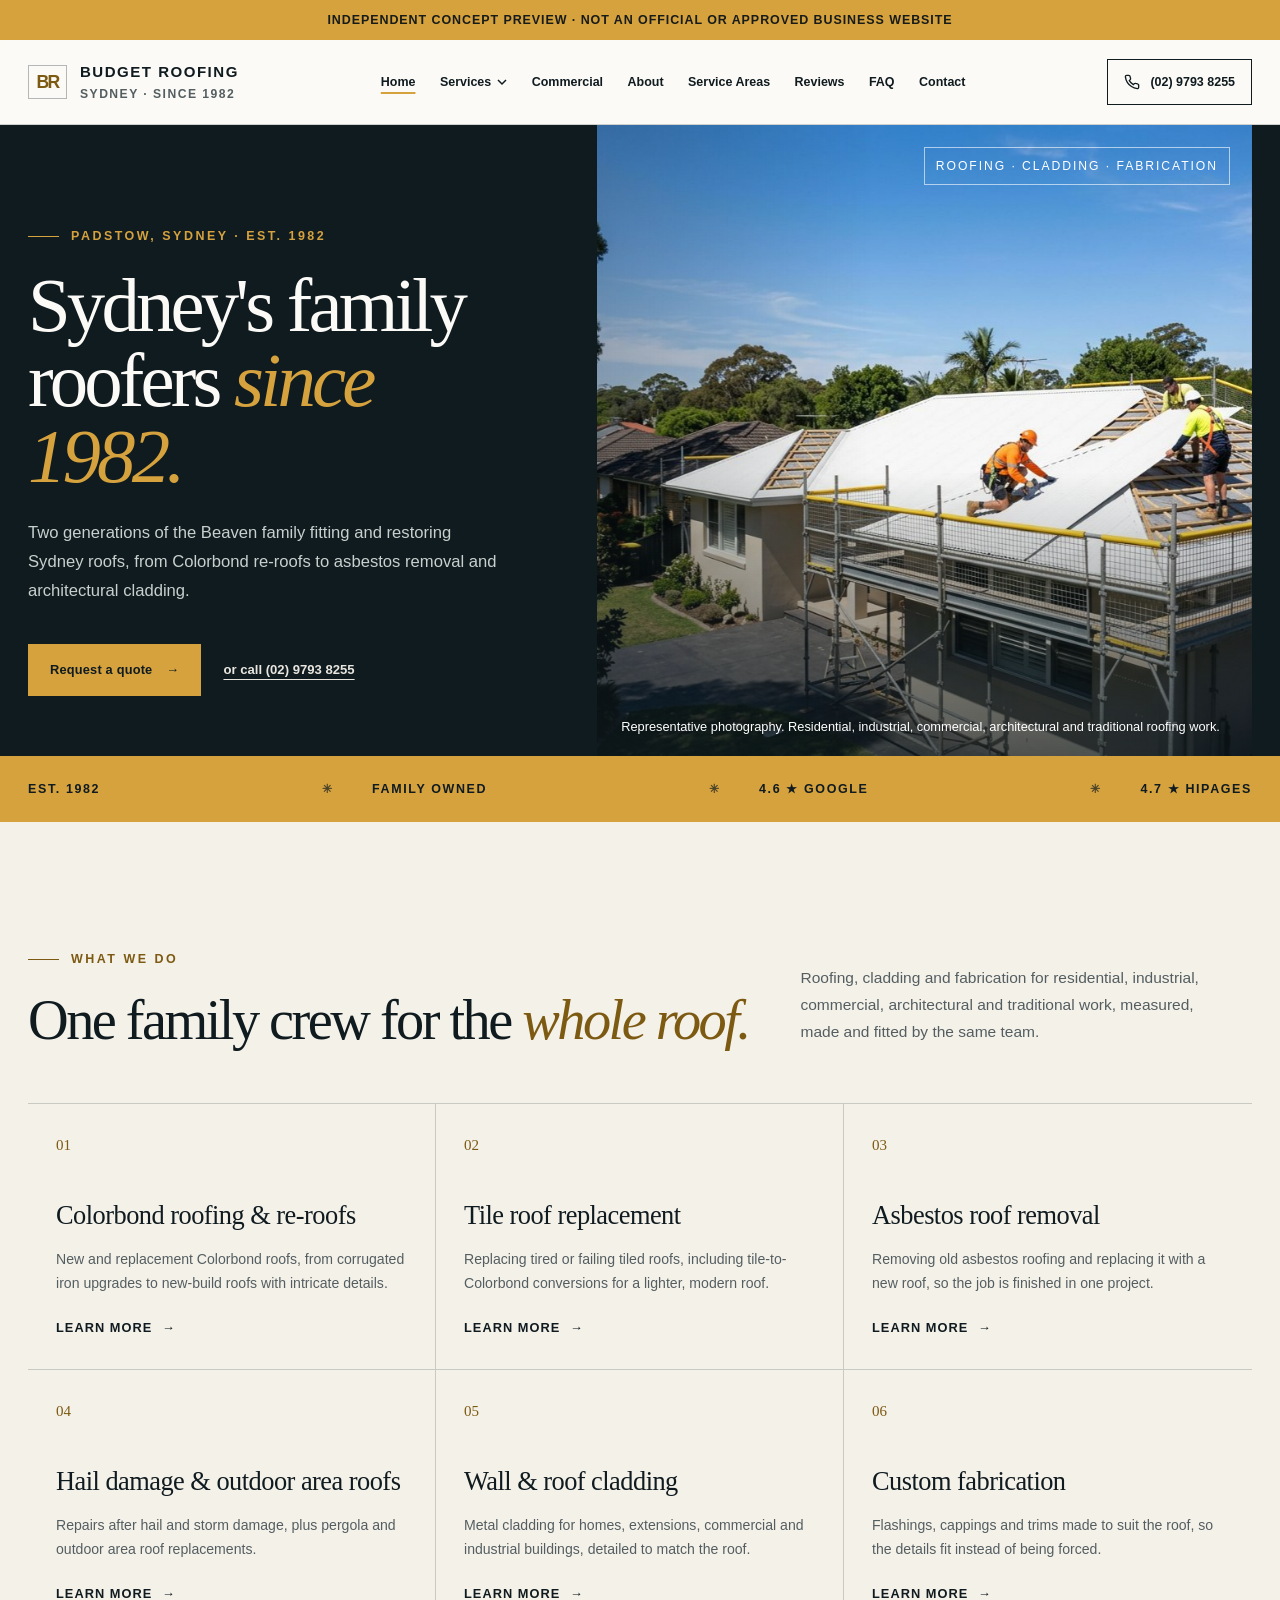
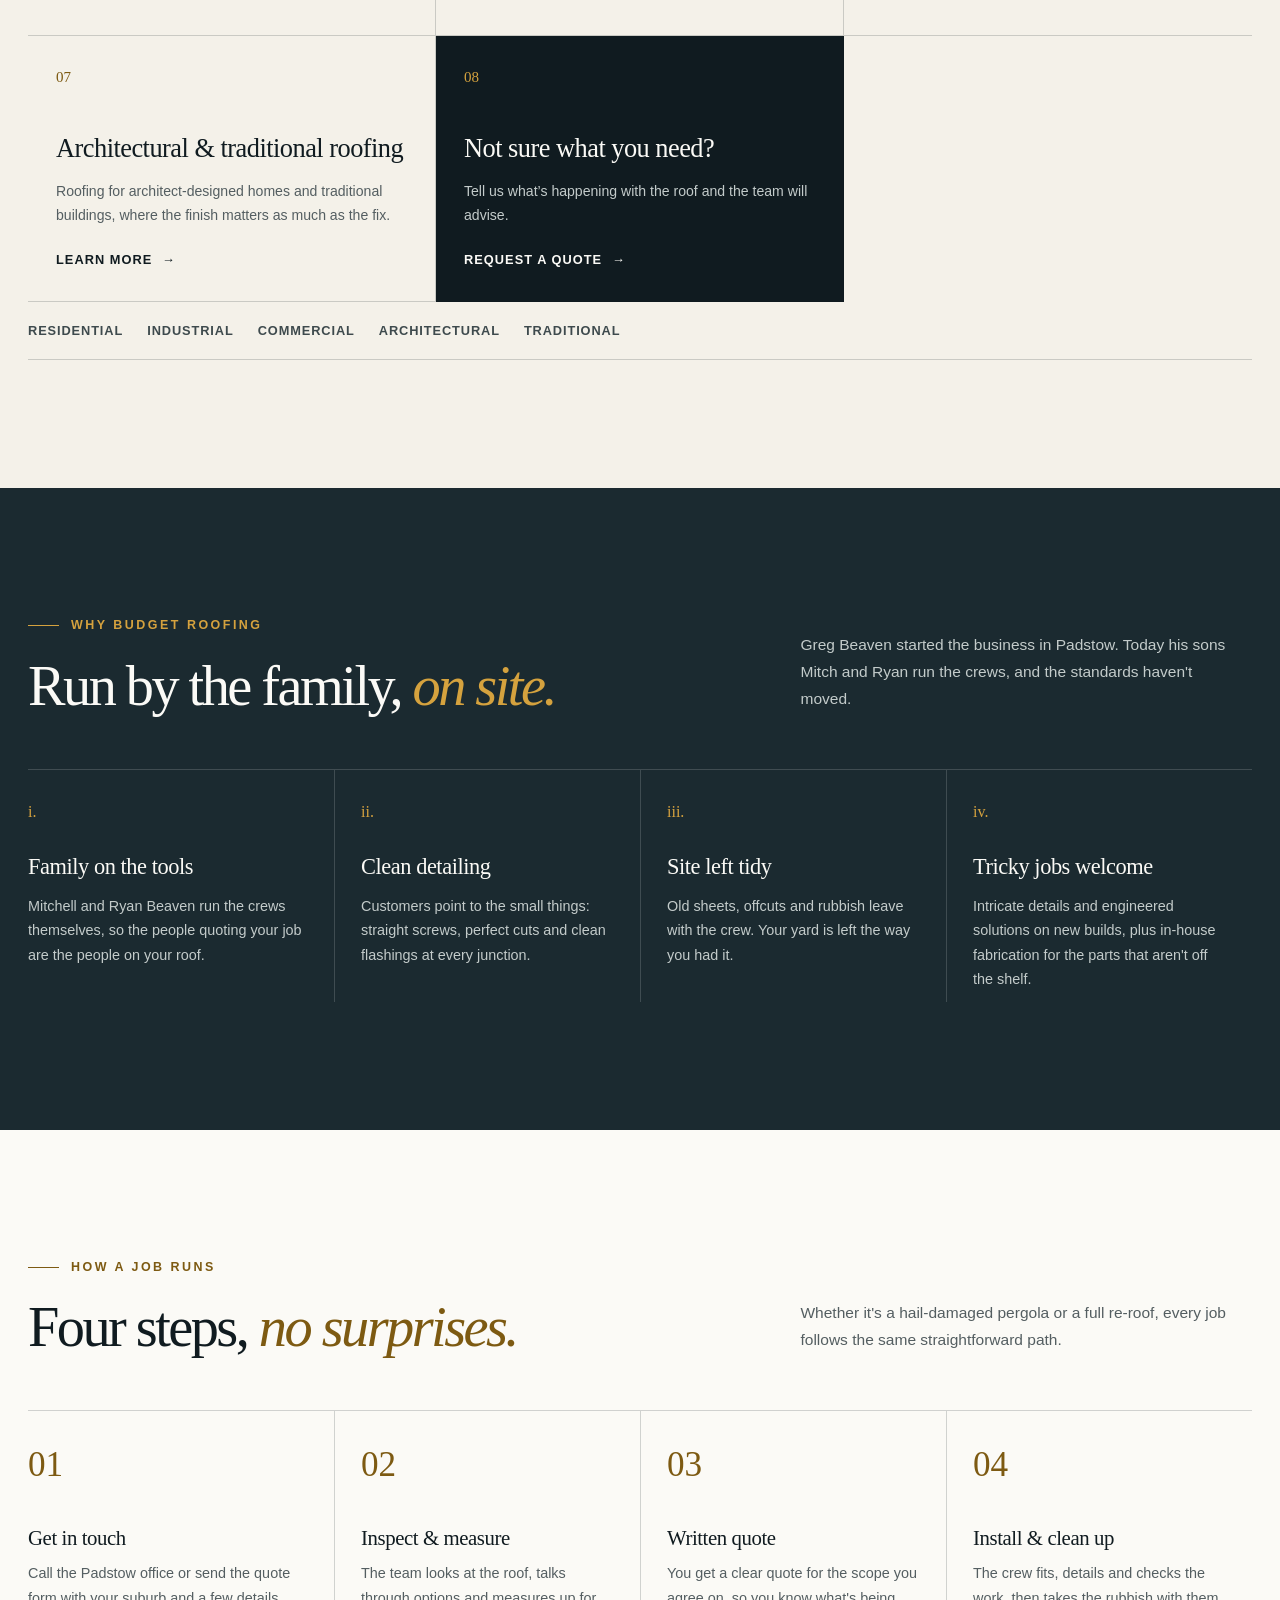
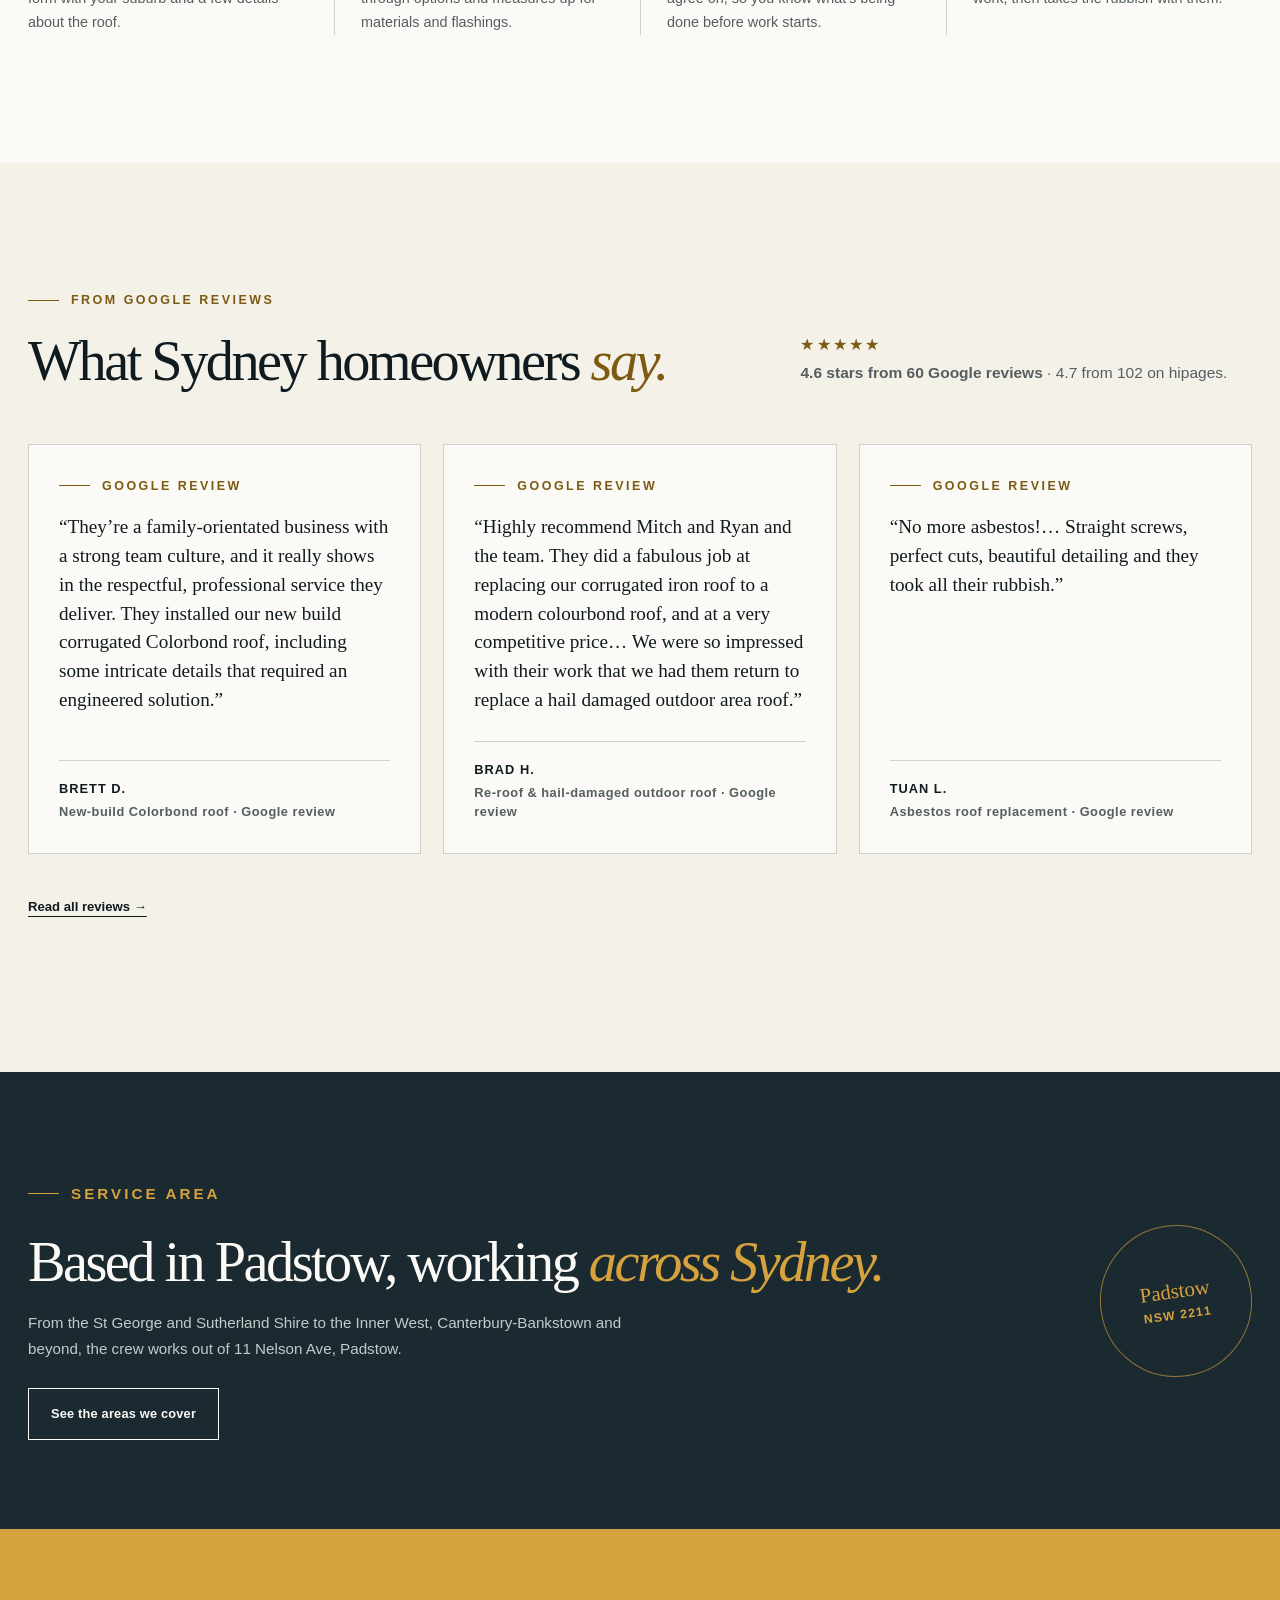
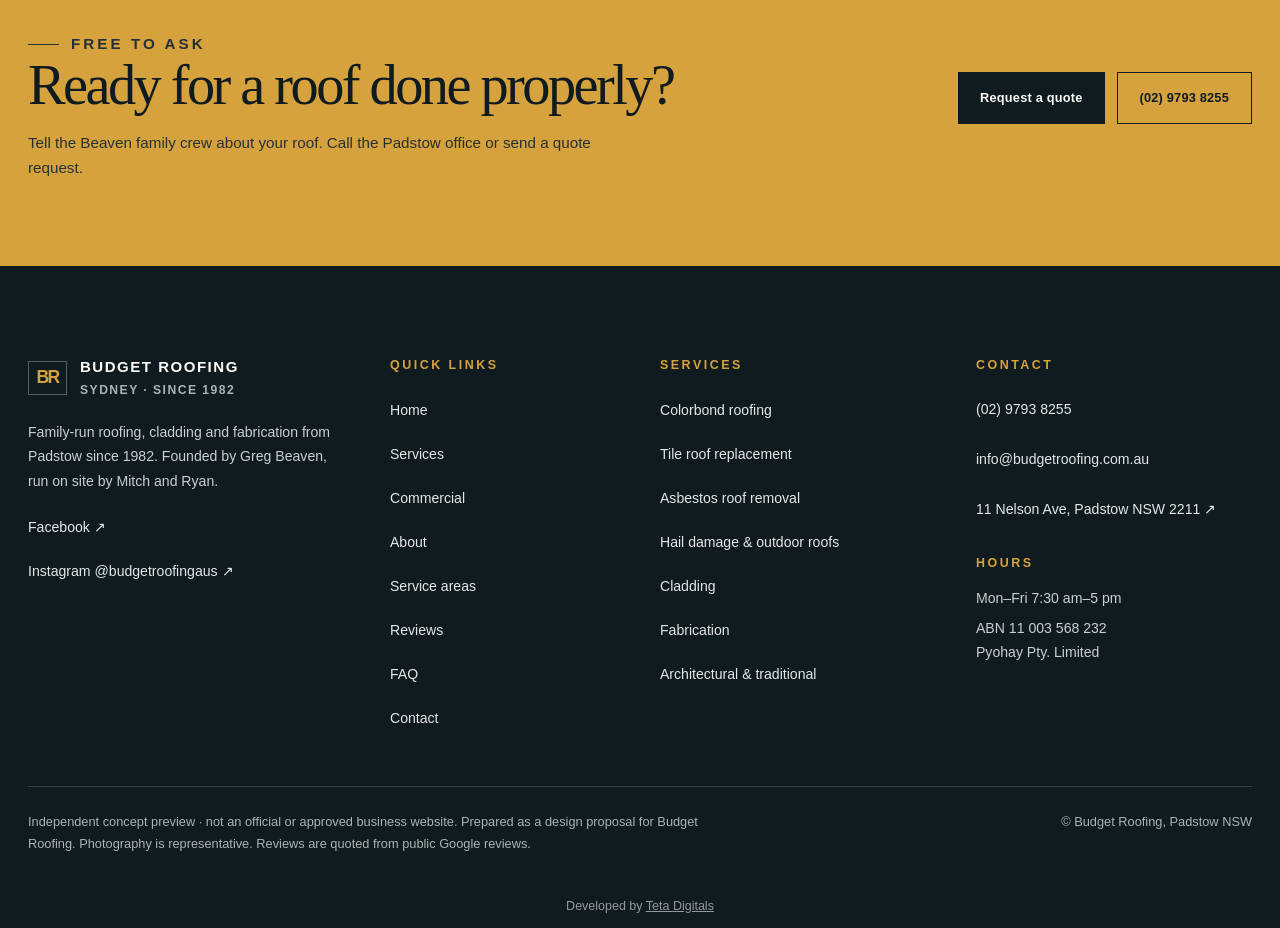
<file: budget-roofing/index.html>
<!doctype html>
<html lang="en-AU">
<head>
  <meta charset="utf-8">
  <meta name="robots" content="noindex,nofollow">
  <meta name="viewport" content="width=device-width, initial-scale=1">
  <meta name="description" content="A design concept for Budget Roofing, a Padstow family roofing business since 1982: Colorbond re-roofs, tile roof replacement, asbestos roof removal, hail repairs, cladding and fabrication across Sydney.">
  <meta name="theme-color" content="#101b20">
  <title>Budget Roofing | Sydney's family roofers since 1982</title>
  <link rel="stylesheet" href="styles.css">
</head>
<body>
  <a class="skip" href="#main" data-skip>Skip to content</a>
  <div class="preview-note" role="note">Independent concept preview · not an official or approved business website</div>

  <header class="masthead" id="masthead">
    <div class="wrap masthead-inner">
      <a class="brand" href="#/" aria-label="Budget Roofing home">
        <span class="brand-mark" aria-hidden="true">BR</span>
        <span class="brand-name">Budget Roofing<small>Sydney · Since 1982</small></span>
      </a>
      <nav class="nav" aria-label="Main navigation">
        <a href="#/" data-nav="home">Home</a>
        <div class="drop" id="drop" data-nav="services">
          <button type="button" id="drop-btn" aria-expanded="false" aria-controls="drop-panel" aria-haspopup="true">Services <svg width="10" height="10" viewBox="0 0 10 10" aria-hidden="true"><path d="M1 3l4 4 4-4" fill="none" stroke="currentColor" stroke-width="1.5"/></svg></button>
          <div class="drop-panel" id="drop-panel">
            <a href="#/services/colorbond-roofing">Colorbond roofing &amp; re-roofs</a>
            <a href="#/services/tile-roof-replacement">Tile roof replacement</a>
            <a href="#/services/asbestos-roof-removal">Asbestos roof removal</a>
            <a href="#/services/roof-repairs-hail-damage">Hail damage &amp; outdoor roofs</a>
            <a href="#/services/cladding">Wall &amp; roof cladding</a>
            <a href="#/services/fabrication">Custom fabrication</a>
            <a href="#/services/architectural-traditional">Architectural &amp; traditional</a>
            <a class="all" href="#/services">All services →</a>
          </div>
        </div>
        <a href="#/commercial" data-nav="commercial">Commercial</a>
        <a href="#/about" data-nav="about">About</a>
        <a href="#/areas" data-nav="areas">Service Areas</a>
        <a href="#/reviews" data-nav="reviews">Reviews</a>
        <a href="#/faq" data-nav="faq">FAQ</a>
        <a href="#/contact" data-nav="contact">Contact</a>
      </nav>
      <div class="head-right">
        <a class="head-cta" href="tel:+61297938255" aria-label="Call Budget Roofing on (02) 9793 8255"><svg width="16" height="16" viewBox="0 0 24 24" fill="none" stroke="currentColor" stroke-width="2" aria-hidden="true"><path d="M22 16.9v3a2 2 0 0 1-2.2 2 19.8 19.8 0 0 1-8.6-3.1 19.5 19.5 0 0 1-6-6A19.8 19.8 0 0 1 2.1 4.2 2 2 0 0 1 4.1 2h3a2 2 0 0 1 2 1.7c.1 1 .4 1.9.7 2.8a2 2 0 0 1-.5 2.1L8 9.9a16 16 0 0 0 6 6l1.3-1.3a2 2 0 0 1 2.1-.4c.9.3 1.8.6 2.8.7a2 2 0 0 1 1.7 2z"/></svg><span class="num">(02) 9793 8255</span></a>
        <button class="burger" id="burger" type="button" aria-expanded="false" aria-controls="mobile-nav" aria-label="Open menu"><span></span><span></span><span></span></button>
      </div>
    </div>
    <nav class="mobile-nav" id="mobile-nav" aria-label="Mobile navigation">
      <div class="wrap">
        <a href="#/" data-nav="home">Home</a>
        <a href="#/services" data-nav="services">Services</a>
        <div class="mobile-sub">
          <a href="#/services/colorbond-roofing">Colorbond roofing</a>
          <a href="#/services/tile-roof-replacement">Tile roof replacement</a>
          <a href="#/services/asbestos-roof-removal">Asbestos roof removal</a>
          <a href="#/services/roof-repairs-hail-damage">Hail damage &amp; outdoor roofs</a>
          <a href="#/services/cladding">Cladding</a>
          <a href="#/services/fabrication">Fabrication</a>
          <a href="#/services/architectural-traditional">Architectural &amp; traditional</a>
        </div>
        <a href="#/commercial" data-nav="commercial">Commercial &amp; builders</a>
        <a href="#/about" data-nav="about">About the family</a>
        <a href="#/areas" data-nav="areas">Service areas</a>
        <a href="#/reviews" data-nav="reviews">Reviews</a>
        <a href="#/faq" data-nav="faq">FAQ</a>
        <a href="#/contact" data-nav="contact">Contact &amp; quote</a>
        <div class="mobile-cta"><a class="button" href="tel:+61297938255">Call (02) 9793 8255</a><a class="button ink" href="mailto:info@budgetroofing.com.au">Email the team</a></div>
      </div>
    </nav>
  </header>

  <main id="main" tabindex="-1">
    <!-- HOME -->
    <section class="view" data-view="home" data-title="Budget Roofing | Sydney's family roofers since 1982">
      <div class="hero">
        <div class="wrap hero-grid">
          <div class="hero-copy">
            <p class="eyebrow">Padstow, Sydney · Est. 1982</p>
            <h1>Sydney's family roofers <em>since 1982.</em></h1>
            <p class="hero-intro">Two generations of the Beaven family fitting and restoring Sydney roofs, from Colorbond re-roofs to asbestos removal and architectural cladding.</p>
            <div class="hero-actions">
              <a class="button" href="#/contact">Request a quote <span aria-hidden="true">→</span></a>
              <a class="text-link" href="tel:+61297938255">or call (02) 9793 8255</a>
            </div>
          </div>
          <figure class="hero-figure">
            <img src="images/bud-hero.jpg" alt="Freshly installed metal roof sheets with neat ridge capping on a Sydney home" width="1376" height="768" fetchpriority="high">
            <span class="hero-index">Roofing · Cladding · Fabrication</span>
            <figcaption>Representative photography. Residential, industrial, commercial, architectural and traditional roofing work.</figcaption>
          </figure>
        </div>
      </div>
      <div class="ribbon" aria-label="Why Budget Roofing">
        <div class="wrap ribbon-inner"><span>Est. 1982</span><span>Family owned</span><span>4.6 ★ Google</span><span>4.7 ★ hipages</span></div>
      </div>

      <section class="section">
        <div class="wrap">
          <div class="section-head reveal">
            <div><p class="eyebrow">What we do</p><h2>One family crew for the <em>whole roof.</em></h2></div>
            <p>Roofing, cladding and fabrication for residential, industrial, commercial, architectural and traditional work, measured, made and fitted by the same team.</p>
          </div>
          <div class="services-grid reveal" data-svc-cards></div>
          <div class="sectors"><span>Residential</span><span>Industrial</span><span>Commercial</span><span>Architectural</span><span>Traditional</span></div>
        </div>
      </section>

      <section class="section dark">
        <div class="wrap">
          <div class="section-head reveal">
            <div><p class="eyebrow">Why Budget Roofing</p><h2>Run by the family, <em>on site.</em></h2></div>
            <p>Greg Beaven started the business in Padstow. Today his sons Mitch and Ryan run the crews, and the standards haven't moved.</p>
          </div>
          <div class="why reveal">
            <div><span class="ico">i.</span><h3>Family on the tools</h3><p>Mitchell and Ryan Beaven run the crews themselves, so the people quoting your job are the people on your roof.</p></div>
            <div><span class="ico">ii.</span><h3>Clean detailing</h3><p>Customers point to the small things: straight screws, perfect cuts and clean flashings at every junction.</p></div>
            <div><span class="ico">iii.</span><h3>Site left tidy</h3><p>Old sheets, offcuts and rubbish leave with the crew. Your yard is left the way you had it.</p></div>
            <div><span class="ico">iv.</span><h3>Tricky jobs welcome</h3><p>Intricate details and engineered solutions on new builds, plus in-house fabrication for the parts that aren't off the shelf.</p></div>
          </div>
        </div>
      </section>

      <section class="section bright">
        <div class="wrap">
          <div class="section-head reveal">
            <div><p class="eyebrow">How a job runs</p><h2>Four steps, <em>no surprises.</em></h2></div>
            <p>Whether it's a hail-damaged pergola or a full re-roof, every job follows the same straightforward path.</p>
          </div>
          <ol class="steps reveal">
            <li><h3>Get in touch</h3><p>Call the Padstow office or send the quote form with your suburb and a few details about the roof.</p></li>
            <li><h3>Inspect &amp; measure</h3><p>The team looks at the roof, talks through options and measures up for materials and flashings.</p></li>
            <li><h3>Written quote</h3><p>You get a clear quote for the scope you agree on, so you know what's being done before work starts.</p></li>
            <li><h3>Install &amp; clean up</h3><p>The crew fits, details and checks the work, then takes the rubbish with them.</p></li>
          </ol>
        </div>
      </section>

      <section class="section">
        <div class="wrap">
          <div class="section-head reveal">
            <div><p class="eyebrow">From Google reviews</p><h2>What Sydney homeowners <em>say.</em></h2></div>
            <p><span class="stars" aria-hidden="true">★★★★★</span><br><strong>4.6 stars from 60 Google reviews</strong> · 4.7 from 102 on hipages.</p>
          </div>
          <div class="quotes reveal" data-quotes></div>
          <p style="margin-top:30px"><a class="text-link" href="#/reviews">Read all reviews →</a></p>
        </div>
      </section>

      <section class="section dark tight">
        <div class="wrap area-band reveal">
          <div>
            <p class="eyebrow">Service area</p>
            <h2>Based in Padstow, working <em>across Sydney.</em></h2>
            <p>From the St George and Sutherland Shire to the Inner West, Canterbury-Bankstown and beyond, the crew works out of 11 Nelson Ave, Padstow.</p>
            <a class="button ghost" href="#/areas">See the areas we cover</a>
          </div>
          <div class="stamp" aria-hidden="true">Padstow<small>NSW 2211</small></div>
        </div>
      </section>
    </section>

    <!-- SERVICES -->
    <section class="view" data-view="services" data-title="Roofing services | Budget Roofing Sydney" data-cta="Not sure which service you need?">
      <div class="page-hero">
        <div class="wrap">
          <nav class="crumbs" aria-label="Breadcrumb"><a href="#/">Home</a><span aria-hidden="true">/</span><span>Services</span></nav>
          <p class="eyebrow">Services</p>
          <h1>Roofing, cladding <em>&amp; fabrication.</em></h1>
          <p class="lead">Seven ways the Beaven family crew looks after Sydney roofs, for homes, builders, commercial and industrial sites, and architectural and traditional buildings.</p>
        </div>
      </div>
      <section class="section">
        <div class="wrap">
          <div class="services-grid reveal" data-svc-cards="all"></div>
          <div class="sectors"><span>Residential</span><span>Industrial</span><span>Commercial</span><span>Architectural</span><span>Traditional</span></div>
        </div>
      </section>
      <section class="section bright">
        <div class="wrap split center reveal">
          <div><p class="eyebrow">Building or developing?</p><h2>Roofing for builders &amp; <em>commercial sites.</em></h2></div>
          <div class="prose"><p>From engineered details on new builds to industrial sheds and commercial cladding, the same family crew handles larger projects too.</p><a class="button ink" href="#/commercial">Commercial &amp; builders →</a></div>
        </div>
      </section>
    </section>

    <!-- SERVICE DETAIL (filled from data in main.js) -->
    <section class="view" data-view="service" data-title="Service | Budget Roofing">
      <div class="page-hero">
        <div class="wrap">
          <nav class="crumbs" aria-label="Breadcrumb"><a href="#/">Home</a><span aria-hidden="true">/</span><a href="#/services">Services</a><span aria-hidden="true">/</span><span data-s="name"></span></nav>
          <p class="eyebrow" data-s="eyebrow"></p>
          <h1 data-s="title"></h1>
          <p class="lead" data-s="intro"></p>
          <div class="hero-actions"><a class="button" href="#/contact" data-s-quote>Request a quote <span aria-hidden="true">→</span></a><a class="text-link" style="color:#e8e6de" href="tel:+61297938255">or call (02) 9793 8255</a></div>
        </div>
      </div>
      <section class="section">
        <div class="wrap split">
          <div class="reveal">
            <p class="eyebrow">What it is</p>
            <h2 data-s="whatTitle"></h2>
          </div>
          <div class="prose reveal">
            <div data-s="what"></div>
            <figure class="figure" data-fig="fabrication" hidden>
              <img src="images/bud-fabrication.jpg" alt="Roofer fabricating custom metal flashing in a workshop" width="1408" height="768" loading="lazy">
              <figcaption>Representative photography: custom flashings and trims made to suit the roof.</figcaption>
            </figure>
            <figure class="figure" data-fig="architectural-traditional" hidden>
              <img src="images/bud-architectural.jpg" alt="Architectural standing-seam metal roof with crisp clean lines on a contemporary home" width="1408" height="768" loading="lazy">
              <figcaption>Representative photography: architectural metal roofing and cladding.</figcaption>
            </figure>
          </div>
        </div>
      </section>
      <section class="section bright">
        <div class="wrap split">
          <div class="reveal"><p class="eyebrow">Signs you need it</p><h2>When to <em>call us.</em></h2></div>
          <ul class="checks reveal" data-s="signs"></ul>
        </div>
      </section>
      <section class="section dark">
        <div class="wrap">
          <div class="section-head reveal"><div><p class="eyebrow">How the job is done</p><h2>The process, <em>step by step.</em></h2></div><p>Every roof is different, so the team confirms the exact scope after inspecting yours.</p></div>
          <ol class="steps reveal" data-s="steps"></ol>
        </div>
      </section>
      <section class="section">
        <div class="wrap">
          <div class="section-head reveal"><div><p class="eyebrow">Related services</p><h2>Often done <em>together.</em></h2></div></div>
          <div class="related reveal" data-s="related"></div>
        </div>
      </section>
    </section>

    <!-- COMMERCIAL -->
    <section class="view" data-view="commercial" data-title="Commercial &amp; builders | Budget Roofing Sydney" data-cta="Have plans you'd like priced?">
      <div class="page-hero">
        <div class="wrap">
          <nav class="crumbs" aria-label="Breadcrumb"><a href="#/">Home</a><span aria-hidden="true">/</span><span>Commercial</span></nav>
          <p class="eyebrow">Commercial · Industrial · Builders</p>
          <h1>Roofing for builders, sites <em>&amp; businesses.</em></h1>
          <p class="lead">Budget Roofing works across residential, industrial, commercial, architectural and traditional projects, with in-house fabrication for the details that make a roof work.</p>
        </div>
      </div>
      <section class="section">
        <div class="wrap split">
          <div class="reveal"><p class="eyebrow">Larger projects</p><h2>The details <em>matter more</em> at scale.</h2></div>
          <div class="prose reveal">
            <p>On a new build, the roof is where design intent meets weather. One recent client had the team install a new-build corrugated Colorbond roof "including some intricate details that required an engineered solution."</p>
            <p>Because roofing, cladding and fabrication sit with one crew, builders deal with one contact for sheet roofing, wall cladding and the custom flashings that tie them together.</p>
            <div class="family-note"><span class="rule"></span><p>Described on hipages as "the largest family-operated roofing company in Sydney."</p></div>
          </div>
        </div>
      </section>
      <section class="section dark">
        <div class="wrap">
          <div class="section-head reveal"><div><p class="eyebrow">What we cover</p><h2>Built for the <em>whole project.</em></h2></div><p>Talk to the office about timing, access and drawings for your site.</p></div>
          <div class="why reveal">
            <div><span class="ico">i.</span><h3>New builds</h3><p>Metal roofing on new homes and developments, including engineered details.</p></div>
            <div><span class="ico">ii.</span><h3>Industrial</h3><p>Sheet roofing and cladding for sheds, warehouses and workshops.</p></div>
            <div><span class="ico">iii.</span><h3>Commercial</h3><p>Re-roofs, cladding and repairs for shops, offices and strata buildings.</p></div>
            <div><span class="ico">iv.</span><h3>Architectural</h3><p>Clean-lined roofing and cladding where the finish is part of the design.</p></div>
          </div>
        </div>
      </section>
      <section class="section">
        <div class="wrap">
          <div class="section-head reveal"><div><p class="eyebrow">Working with builders</p><h2>How we <em>work together.</em></h2></div></div>
          <ol class="steps reveal">
            <li><h3>Send the plans</h3><p>Email drawings and specs to info@budgetroofing.com.au.</p></li>
            <li><h3>Site review</h3><p>The team reviews the roof design, junctions and any details needing a custom solution.</p></li>
            <li><h3>Quote &amp; schedule</h3><p>A written quote, then scheduling around your build program.</p></li>
            <li><h3>Install &amp; hand over</h3><p>Fitted, detailed and the site left clean for the next trade.</p></li>
          </ol>
        </div>
      </section>
    </section>

    <!-- ABOUT -->
    <section class="view" data-view="about" data-title="About the Beaven family | Budget Roofing" data-cta="Want the family on your roof?">
      <div class="page-hero">
        <div class="wrap">
          <nav class="crumbs" aria-label="Breadcrumb"><a href="#/">Home</a><span aria-hidden="true">/</span><span>About</span></nav>
          <p class="eyebrow">About · Since 1982</p>
          <h1>Two generations of <em>the Beaven family.</em></h1>
          <p class="lead">Greg Beaven started Budget Roofing in Padstow more than 40 years ago. Today his sons Mitchell and Ryan run the crews.</p>
        </div>
      </div>
      <section class="section">
        <div class="wrap split">
          <div class="reveal"><p class="eyebrow">Our story</p><h2>A Padstow business, <em>still in the family.</em></h2></div>
          <div class="prose reveal">
            <p>Greg Beaven started Budget Roofing in Padstow more than 40 years ago. Today his sons Mitchell and Ryan run the crews, and they still clean up after themselves, cut straight and leave the detailing clean.</p>
            <p>The work spans roofing, cladding and fabrication for residential, industrial, commercial, architectural and traditional buildings, from Colorbond re-roofs and tile replacements to asbestos removal and hail-damage repairs.</p>
            <div class="family-note"><span class="rule"></span><p>"They're a family-orientated business with a strong team culture, and it really shows." (Brett D., Google review)</p></div>
          </div>
        </div>
      </section>
      <section class="section bright">
        <div class="wrap split">
          <div class="reveal"><p class="eyebrow">Timeline</p><h2>From 1982 <em>to today.</em></h2></div>
          <ol class="timeline reveal">
            <li><span class="yr">1982</span><div><h3>Greg Beaven starts Budget Roofing</h3><p>The business begins in Padstow, in Sydney's south-west, fitting and fixing roofs for local families.</p></div></li>
            <li><span class="yr">2000</span><div><h3>Pyohay Pty. Limited trading</h3><p>The BUDGET ROOFING business name is registered as active under the family company from February 2000.</p></div></li>
            <li><span class="yr">Next gen</span><div><h3>Mitchell &amp; Ryan take the crews</h3><p>Greg's sons Mitch and Ryan now run the work on site, carrying the same standards onto every roof.</p></div></li>
            <li><span class="yr">Today</span><div><h3>40+ years, still family-run</h3><p>Rated 4.6 stars from 60 Google reviews and 4.7 from 102 on hipages, still working out of 11 Nelson Ave, Padstow.</p></div></li>
          </ol>
        </div>
      </section>
      <section class="section dark">
        <div class="wrap">
          <div class="section-head reveal"><div><p class="eyebrow">Values</p><h2>How the family <em>works.</em></h2></div></div>
          <div class="why reveal">
            <div><span class="ico">i.</span><h3>Respect</h3><p>Respectful, professional service, the thing customers mention first.</p></div>
            <div><span class="ico">ii.</span><h3>Straight work</h3><p>Straight screws, perfect cuts and beautiful detailing.</p></div>
            <div><span class="ico">iii.</span><h3>Clean sites</h3><p>They take their rubbish. Every time.</p></div>
            <div><span class="ico">iv.</span><h3>Fair pricing</h3><p>Quality work at what one client called "a very competitive price".</p></div>
          </div>
        </div>
      </section>
      <section class="section">
        <div class="wrap split">
          <div class="reveal"><p class="eyebrow">Verified details</p><h2>Business <em>identifiers.</em></h2><p class="lead" style="margin-top:18px">Published from public records. Licence details available from the office on request.</p></div>
          <dl class="facts reveal">
            <div><dt>Business name</dt><dd>BUDGET ROOFING</dd></div>
            <div><dt>Entity</dt><dd>Pyohay Pty. Limited</dd></div>
            <div><dt>ABN</dt><dd>11 003 568 232</dd></div>
            <div><dt>ACN</dt><dd>003 568 232</dd></div>
            <div><dt>Established</dt><dd>1982</dd></div>
            <div><dt>Base</dt><dd>11 Nelson Ave, Padstow NSW 2211</dd></div>
          </dl>
        </div>
      </section>
    </section>

    <!-- AREAS -->
    <section class="view" data-view="areas" data-title="Service areas | Budget Roofing Sydney" data-cta="Is your suburb on the list?">
      <div class="page-hero">
        <div class="wrap">
          <nav class="crumbs" aria-label="Breadcrumb"><a href="#/">Home</a><span aria-hidden="true">/</span><span>Service Areas</span></nav>
          <p class="eyebrow">Service areas</p>
          <h1>From Padstow, <em>across Sydney.</em></h1>
          <p class="lead">The crew works out of 11 Nelson Ave, Padstow. Below are some of the Sydney regions and suburbs around the base. If yours isn't listed, just ask.</p>
        </div>
      </div>
      <section class="section">
        <div class="wrap">
          <div class="regions reveal">
            <div class="region home"><h3>Home base</h3><ul><li>Padstow</li><li>Padstow Heights</li><li>Revesby</li><li>Panania</li><li>East Hills</li><li>Picnic Point</li><li>Milperra</li></ul></div>
            <div class="region"><h3>Canterbury-Bankstown</h3><ul><li>Bankstown</li><li>Yagoona</li><li>Punchbowl</li><li>Lakemba</li><li>Belmore</li><li>Canterbury</li><li>Campsie</li></ul></div>
            <div class="region"><h3>St George</h3><ul><li>Hurstville</li><li>Kogarah</li><li>Rockdale</li><li>Peakhurst</li><li>Mortdale</li><li>Oatley</li><li>Riverwood</li></ul></div>
            <div class="region"><h3>Sutherland Shire</h3><ul><li>Sutherland</li><li>Miranda</li><li>Caringbah</li><li>Cronulla</li><li>Menai</li><li>Engadine</li><li>Sylvania</li></ul></div>
            <div class="region"><h3>Inner West</h3><ul><li>Marrickville</li><li>Ashfield</li><li>Strathfield</li><li>Burwood</li><li>Leichhardt</li><li>Earlwood</li><li>Dulwich Hill</li></ul></div>
            <div class="region"><h3>South West</h3><ul><li>Liverpool</li><li>Casula</li><li>Moorebank</li><li>Chipping Norton</li><li>Fairfield</li><li>Bass Hill</li><li>Georges Hall</li></ul></div>
          </div>
        </div>
      </section>
      <section class="section dark tight">
        <div class="wrap area-band reveal">
          <div><p class="eyebrow">Office hours</p><h2>Mon–Fri, <em>7:30 am–5 pm.</em></h2><p>Call the Padstow office during business hours, or send a quote request any time and the team will get back to you.</p><a class="button" href="tel:+61297938255">Call (02) 9793 8255</a></div>
          <div class="stamp" aria-hidden="true">Sydney<small>Since 1982</small></div>
        </div>
      </section>
    </section>

    <!-- REVIEWS -->
    <section class="view" data-view="reviews" data-title="Reviews | Budget Roofing Sydney" data-cta="Ready to join them?">
      <div class="page-hero">
        <div class="wrap">
          <nav class="crumbs" aria-label="Breadcrumb"><a href="#/">Home</a><span aria-hidden="true">/</span><span>Reviews</span></nav>
          <p class="eyebrow">Reviews</p>
          <h1>Straight screws, <em>perfect cuts.</em></h1>
          <p class="lead">What customers have written about Budget Roofing on Google, quoted word for word.</p>
        </div>
      </div>
      <section class="section">
        <div class="wrap">
          <div class="score reveal">
            <div><b>4.6</b> <span class="stars" aria-hidden="true">★★★★★</span><p>From 60 Google reviews</p></div>
            <span class="sep" aria-hidden="true"></span>
            <div><b>4.7</b> <span class="stars" aria-hidden="true">★★★★★</span><p>From 102 hipages reviews</p></div>
            <span class="sep" aria-hidden="true"></span>
            <a class="button ink" href="https://www.google.com/maps/place/Budget+Roofing/data=!4m7!3m6!1s0x6b12beb0b898ba87:0x8cd35e9ced811d41!8m2!3d-33.9356717!4d151.0285877!16s%2Fg%2F1tg_g63m" target="_blank" rel="noopener">Read them on Google Maps ↗</a>
          </div>
          <div class="quotes reveal" data-quotes="full"></div>
        </div>
      </section>
    </section>

    <!-- FAQ -->
    <section class="view" data-view="faq" data-title="Roofing FAQ | Budget Roofing Sydney" data-cta="Still have a question?">
      <div class="page-hero">
        <div class="wrap">
          <nav class="crumbs" aria-label="Breadcrumb"><a href="#/">Home</a><span aria-hidden="true">/</span><span>FAQ</span></nav>
          <p class="eyebrow">FAQ</p>
          <h1>Roofing questions, <em>answered.</em></h1>
          <p class="lead">General guidance for Sydney homeowners. Every roof is different, so the team will confirm what's right for yours on inspection.</p>
        </div>
      </div>
      <section class="section">
        <div class="wrap faq reveal">
          <details><summary>Should I repair my roof or replace it?</summary><div class="a"><p>It depends on the condition of the whole roof, not just the leak. Isolated damage such as a few cracked tiles or a lifted sheet can often be repaired. Widespread rust, brittle tiles, repeated leaks or an asbestos roof usually point towards a re-roof. The team can inspect and talk you through both options.</p></div></details>
          <details><summary>Can you replace my tiled roof with Colorbond?</summary><div class="a"><p>Yes. Tile roof replacement with Colorbond is one of the jobs Budget Roofing does regularly. A metal roof is lighter than tiles and has fewer joints. The crew will check the roof frame and plan the flashings, gutters and ridge details before starting.</p></div></details>
          <details><summary>My roof might contain asbestos. What should I do?</summary><div class="a"><p>Don't drill, cut, water-blast or walk on it. Older fibro and corrugated cement roofs in Sydney may contain asbestos, and in NSW removal is regulated work that must be done safely and to SafeWork NSW requirements. Contact the office to talk about asbestos roof removal and replacement.</p></div></details>
          <details><summary>What should I do after a hailstorm?</summary><div class="a"><p>Check inside for water stains and leaks first, and keep off the roof. Take photos of any visible damage for your insurer. Budget Roofing repairs hail-damaged roofs, including outdoor area and pergola roofs, and can inspect to see what's needed.</p></div></details>
          <details><summary>Do you replace pergola and outdoor area roofs?</summary><div class="a"><p>Yes. Customers have had the team replace pergola and outdoor area roofs, including hail-damaged ones, often alongside a main roof replacement.</p></div></details>
          <details><summary>Do you work on commercial and industrial buildings?</summary><div class="a"><p>Yes. Budget Roofing works across residential, industrial, commercial, architectural and traditional projects, including new builds with engineered details. Builders can email plans to info@budgetroofing.com.au.</p></div></details>
          <details><summary>Can you make custom flashings and trims?</summary><div class="a"><p>Fabrication is part of the business, so flashings, cappings and trims can be made to suit the roof rather than forcing an off-the-shelf part to fit.</p></div></details>
          <details><summary>Which areas of Sydney do you cover?</summary><div class="a"><p>The team is based in Padstow and works across Sydney, including Canterbury-Bankstown, St George, the Sutherland Shire, the Inner West and the South West. See the <a href="#/areas">service areas page</a> or just ask.</p></div></details>
          <details><summary>How do I get a quote?</summary><div class="a"><p>Use the <a href="#/contact">quote form</a>, email info@budgetroofing.com.au or call (02) 9793 8255. Include your suburb, the type of roof and what you'd like done. Photos help too.</p></div></details>
          <details><summary>What are your office hours?</summary><div class="a"><p>Monday to Friday, 7:30 am to 5 pm. Quote requests by email can be sent any time.</p></div></details>
        </div>
      </section>
    </section>

    <!-- CONTACT -->
    <section class="view" data-view="contact" data-title="Contact &amp; quote | Budget Roofing Sydney" data-nocta>
      <div class="page-hero">
        <div class="wrap">
          <nav class="crumbs" aria-label="Breadcrumb"><a href="#/">Home</a><span aria-hidden="true">/</span><span>Contact</span></nav>
          <p class="eyebrow">Contact &amp; quote</p>
          <h1>Let's look at <em>your roof.</em></h1>
          <p class="lead">Send a few details and the form will open a pre-filled email to the Padstow office. Prefer to talk? Call (02) 9793 8255, Mon–Fri 7:30 am–5 pm.</p>
        </div>
      </div>
      <section class="section">
        <div class="wrap contact-grid">
          <div class="form reveal" id="quote">
            <form id="quote-form" novalidate>
              <div class="form-grid">
                <div class="field"><label for="f-name">Name</label><input id="f-name" name="name" autocomplete="name" required><span class="err" aria-live="polite"></span></div>
                <div class="field"><label for="f-phone">Phone</label><input id="f-phone" name="phone" type="tel" autocomplete="tel" required><span class="err" aria-live="polite"></span></div>
                <div class="field"><label for="f-email">Email</label><input id="f-email" name="email" type="email" autocomplete="email" required><span class="err" aria-live="polite"></span></div>
                <div class="field"><label for="f-suburb">Suburb</label><input id="f-suburb" name="suburb" autocomplete="address-level2" required><span class="err" aria-live="polite"></span></div>
                <div class="field full"><label for="f-service">Service</label><select id="f-service" name="service"></select></div>
                <div class="field full"><label for="f-msg">Message <span>(roof type, size, what's happening)</span></label><textarea id="f-msg" name="message"></textarea></div>
              </div>
              <p style="margin:24px 0 0"><button class="button" type="submit">Open my quote email <span aria-hidden="true">→</span></button></p>
              <p class="note">No details are stored on this page. Submitting opens your email app with a message to info@budgetroofing.com.au ready to send.</p>
            </form>
            <div class="thanks" id="thanks" hidden tabindex="-1">
              <p class="eyebrow">Thank you</p>
              <h2>Your email is <em>ready to send.</em></h2>
              <p>Your email app should have opened with your quote request addressed to info@budgetroofing.com.au. Hit send and the team will be in touch during business hours.</p>
              <p>If nothing opened, email <a href="mailto:info@budgetroofing.com.au">info@budgetroofing.com.au</a> directly or call <a href="tel:+61297938255">(02) 9793 8255</a>.</p>
              <button class="button ink" type="button" id="again">Send another request</button>
            </div>
          </div>
          <div class="cards reveal">
            <div class="card"><h3>Call the office</h3><p>Landline, Mon–Fri 7:30 am–5 pm</p><a href="tel:+61297938255">(02) 9793 8255</a></div>
            <div class="card"><h3>Email</h3><p>Quotes, plans and photos</p><a href="mailto:info@budgetroofing.com.au">info@budgetroofing.com.au</a></div>
            <div class="card"><h3>Hours</h3><p>Monday–Friday: 7:30 am–5 pm<br>Saturday–Sunday: closed</p></div>
            <a class="map-card" href="https://www.google.com/maps/place/Budget+Roofing/data=!4m7!3m6!1s0x6b12beb0b898ba87:0x8cd35e9ced811d41!8m2!3d-33.9356717!4d151.0285877!16s%2Fg%2F1tg_g63m" target="_blank" rel="noopener" aria-label="Open Budget Roofing, 11 Nelson Ave Padstow, in Google Maps">
              <svg viewBox="0 0 400 220" preserveAspectRatio="xMidYMid slice" aria-hidden="true"><rect width="400" height="220" fill="#1b2a30"/><g stroke="rgba(255,255,255,.12)" stroke-width="1" fill="none"><path d="M0 40h400M0 95h400M0 160h400M60 0v220M150 0v220M250 0v220M340 0v220"/><path d="M0 200L400 10" stroke="rgba(213,162,62,.45)" stroke-width="3"/><path d="M0 120c80-20 160 30 240 10s120-40 160-30" stroke="rgba(255,255,255,.22)" stroke-width="5"/></g></svg>
              <svg class="pin" width="34" height="44" viewBox="0 0 34 44" aria-hidden="true"><path d="M17 0C7.6 0 0 7.4 0 16.6 0 29 17 44 17 44s17-15 17-27.4C34 7.4 26.4 0 17 0z" fill="#d5a23e"/><circle cx="17" cy="16" r="6" fill="#101b20"/></svg>
              <span class="lbl"><span><b>11 Nelson Ave</b>Padstow NSW 2211</span><i>Open in Maps ↗</i></span>
            </a>
          </div>
        </div>
      </section>
    </section>

    <!-- Shared closing CTA (heading set per page) -->
    <section class="cta-band" id="cta-band">
      <div class="wrap cta-inner">
        <div>
          <p class="eyebrow">Free to ask</p>
          <h2 id="cta-title">Ready for a roof done properly?</h2>
          <p>Tell the Beaven family crew about your roof. Call the Padstow office or send a quote request.</p>
        </div>
        <div class="cta-actions"><a class="button ink" href="#/contact">Request a quote</a><a class="button ghost" href="tel:+61297938255">(02) 9793 8255</a></div>
      </div>
    </section>
  </main>

  <footer class="footer">
    <div class="wrap footer-grid">
      <div>
        <a class="brand" href="#/" aria-label="Budget Roofing home"><span class="brand-mark" aria-hidden="true">BR</span><span class="brand-name">Budget Roofing<small>Sydney · Since 1982</small></span></a>
        <p class="footer-blurb">Family-run roofing, cladding and fabrication from Padstow since 1982. Founded by Greg Beaven, run on site by Mitch and Ryan.</p>
        <ul style="margin-top:12px">
          <li><a href="https://www.facebook.com/budgetroofingsydney/" target="_blank" rel="noopener">Facebook ↗</a></li>
          <li><a href="https://www.instagram.com/budgetroofingaus/" target="_blank" rel="noopener">Instagram @budgetroofingaus ↗</a></li>
        </ul>
      </div>
      <div>
        <h4>Quick links</h4>
        <ul>
          <li><a href="#/">Home</a></li>
          <li><a href="#/services">Services</a></li>
          <li><a href="#/commercial">Commercial</a></li>
          <li><a href="#/about">About</a></li>
          <li><a href="#/areas">Service areas</a></li>
          <li><a href="#/reviews">Reviews</a></li>
          <li><a href="#/faq">FAQ</a></li>
          <li><a href="#/contact">Contact</a></li>
        </ul>
      </div>
      <div>
        <h4>Services</h4>
        <ul>
          <li><a href="#/services/colorbond-roofing">Colorbond roofing</a></li>
          <li><a href="#/services/tile-roof-replacement">Tile roof replacement</a></li>
          <li><a href="#/services/asbestos-roof-removal">Asbestos roof removal</a></li>
          <li><a href="#/services/roof-repairs-hail-damage">Hail damage &amp; outdoor roofs</a></li>
          <li><a href="#/services/cladding">Cladding</a></li>
          <li><a href="#/services/fabrication">Fabrication</a></li>
          <li><a href="#/services/architectural-traditional">Architectural &amp; traditional</a></li>
        </ul>
      </div>
      <div>
        <h4>Contact</h4>
        <p class="f-line"><a href="tel:+61297938255">(02) 9793 8255</a></p>
        <p class="f-line"><a href="mailto:info@budgetroofing.com.au">info@budgetroofing.com.au</a></p>
        <p class="f-line"><a href="https://www.google.com/maps/place/Budget+Roofing/data=!4m7!3m6!1s0x6b12beb0b898ba87:0x8cd35e9ced811d41!8m2!3d-33.9356717!4d151.0285877!16s%2Fg%2F1tg_g63m" target="_blank" rel="noopener">11 Nelson Ave, Padstow NSW 2211 ↗</a></p>
        <h4 style="margin-top:22px">Hours</h4>
        <p class="f-line">Mon–Fri 7:30 am–5 pm</p>
        <p class="f-line">ABN 11 003 568 232<br>Pyohay Pty. Limited</p>
      </div>
    </div>
    <div class="wrap footer-bottom">
      <p>Independent concept preview · not an official or approved business website. Prepared as a design proposal for Budget Roofing. Photography is representative. Reviews are quoted from public Google reviews.</p>
      <p>© Budget Roofing, Padstow NSW</p>
    </div>
  <div style="text-align:center;padding:12px 16px;font-size:12.5px;opacity:.7">Developed by <a href="https://teta.dpdns.org" target="_blank" rel="noopener" style="color:inherit">Teta Digitals</a></div></footer>

  <button class="to-top" id="to-top" type="button" aria-label="Back to top" tabindex="-1" aria-hidden="true"><svg width="16" height="16" viewBox="0 0 16 16" aria-hidden="true"><path d="M3 10l5-5 5 5" fill="none" stroke="currentColor" stroke-width="1.8"/></svg></button>
  <script src="main.js"></script>
</body>
</html>
</file>
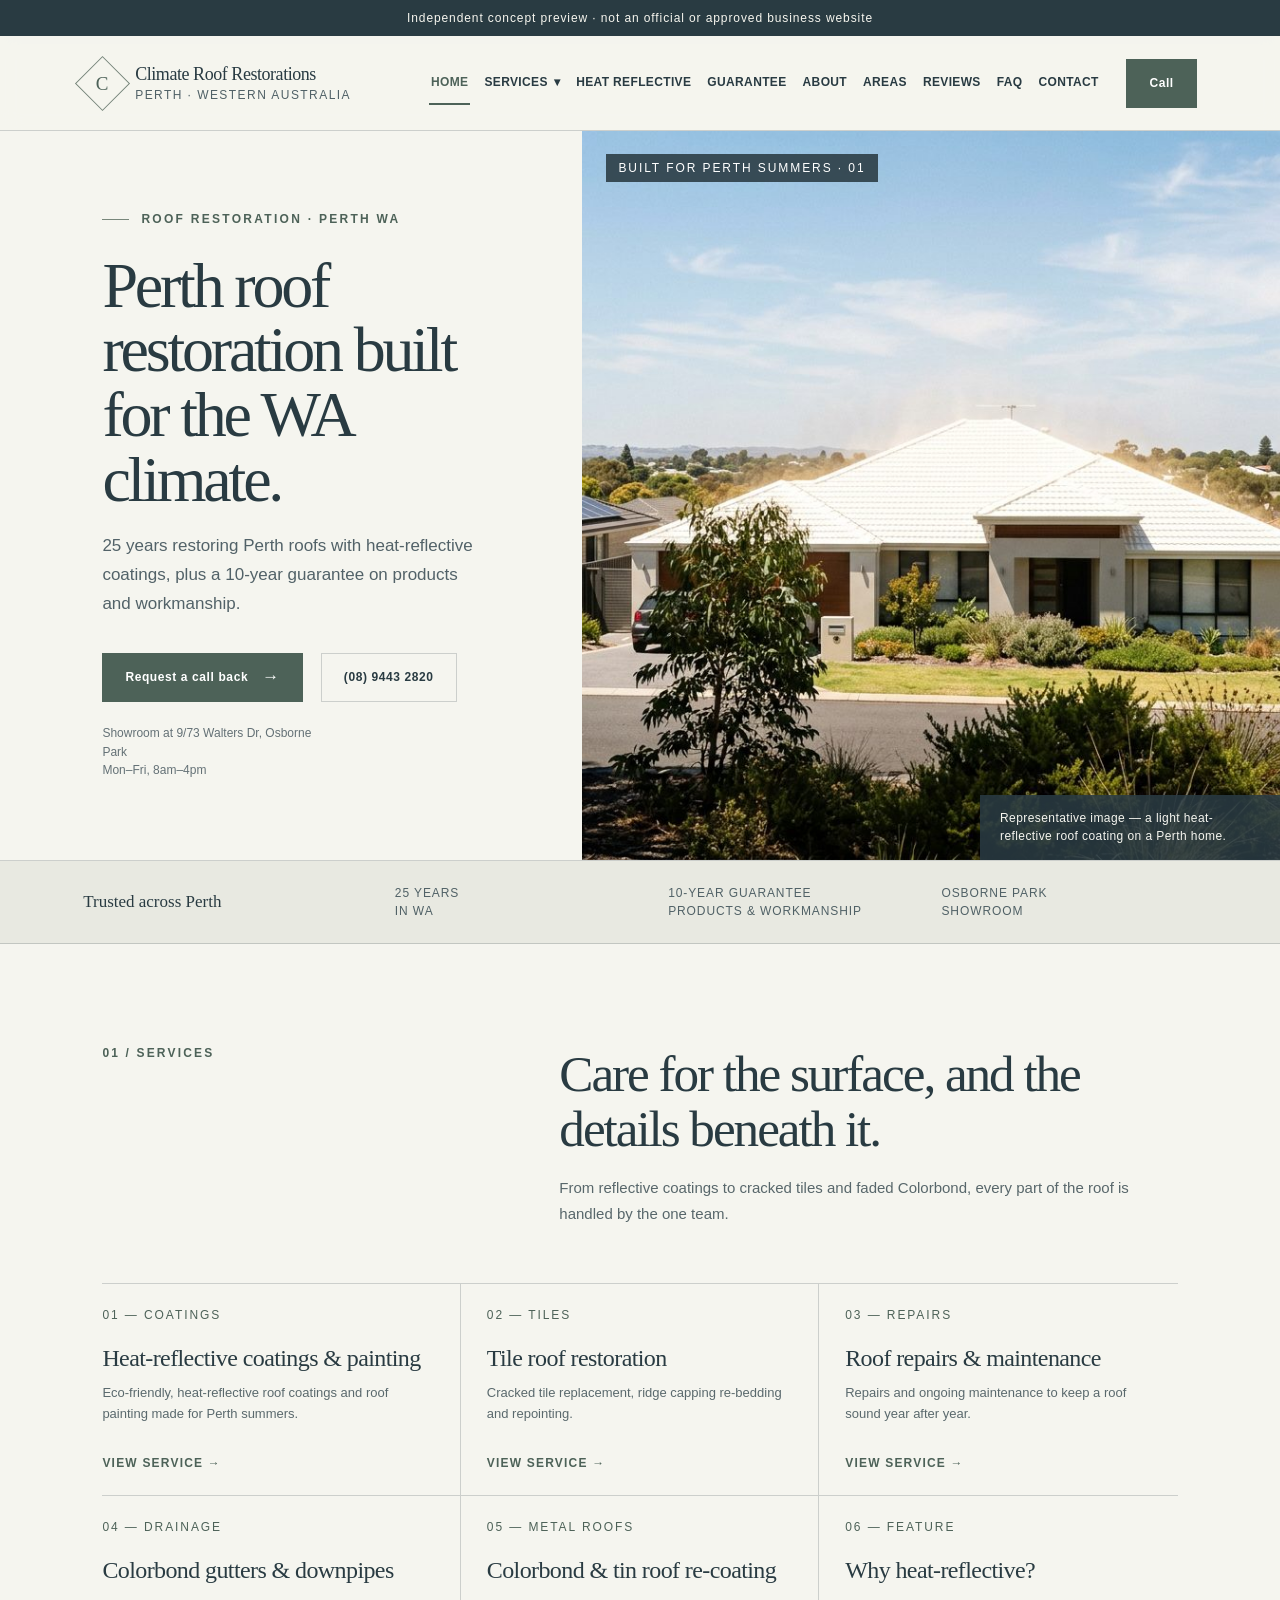
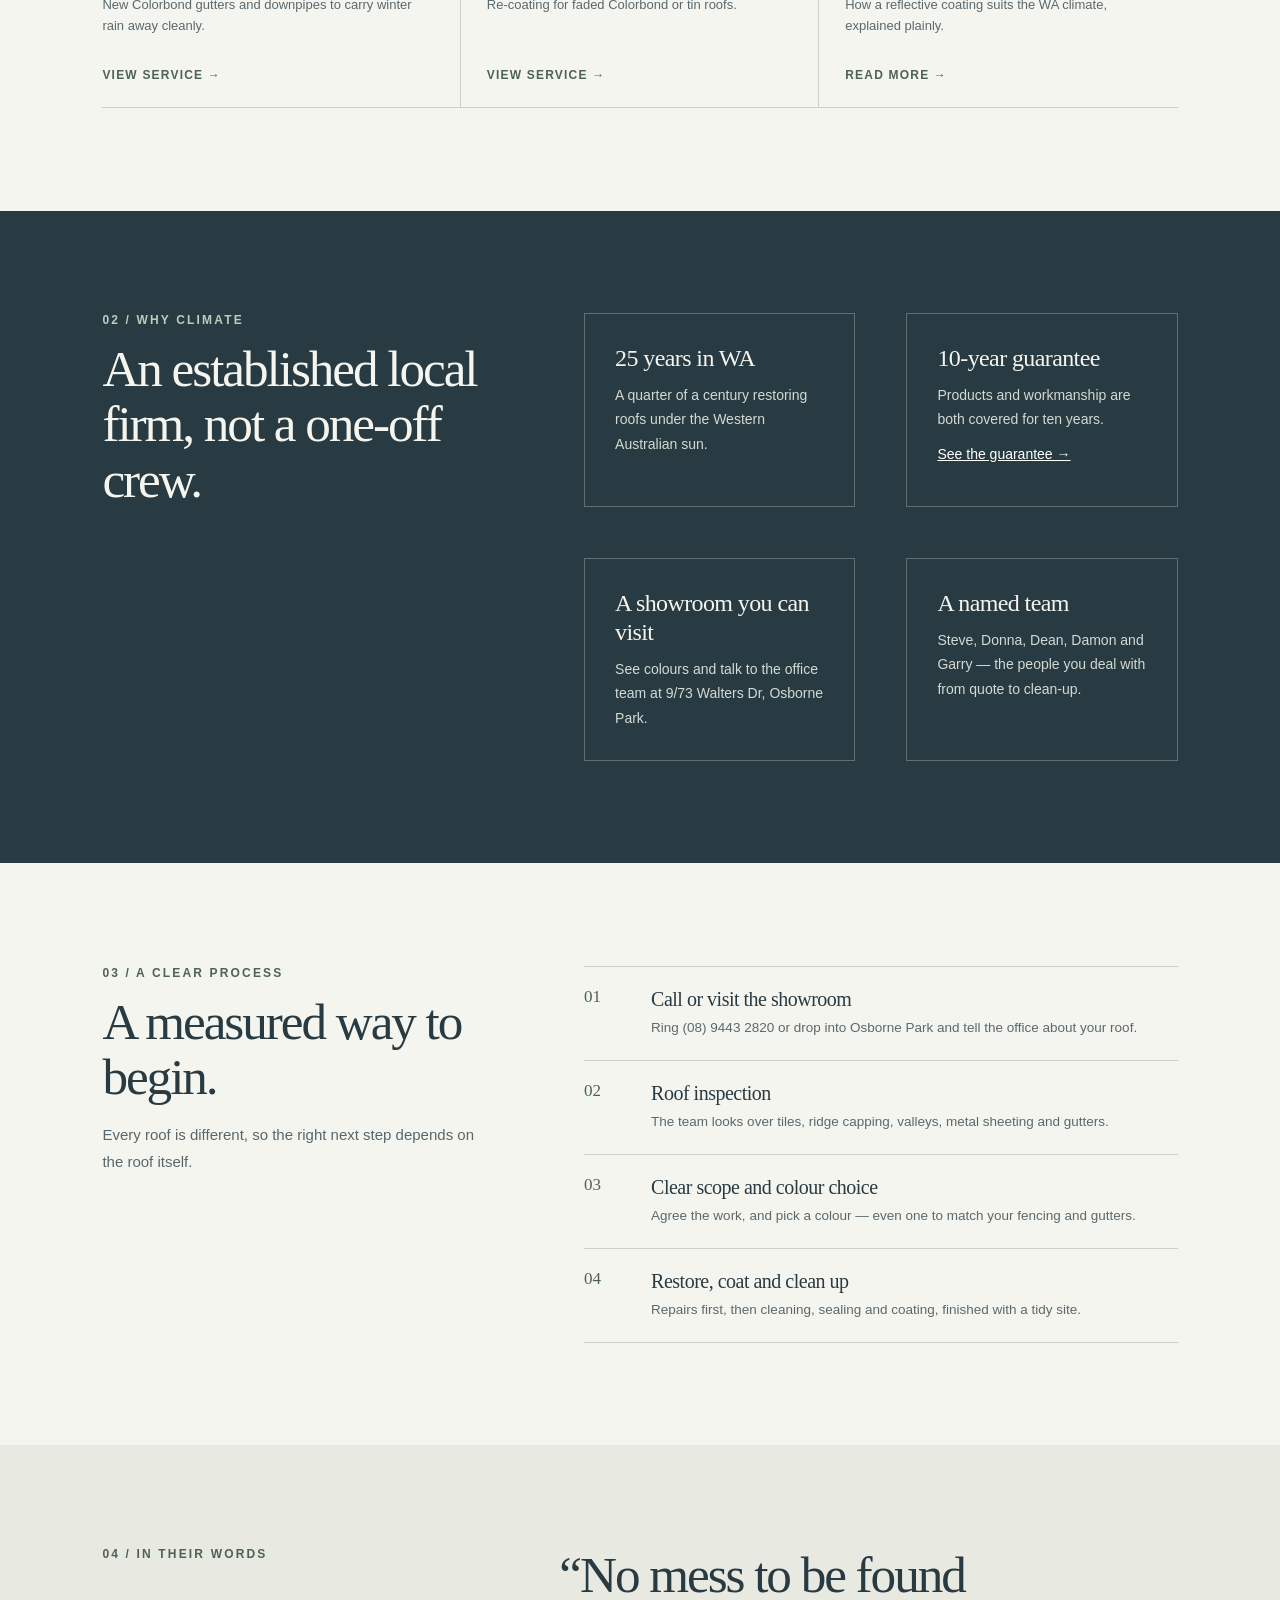
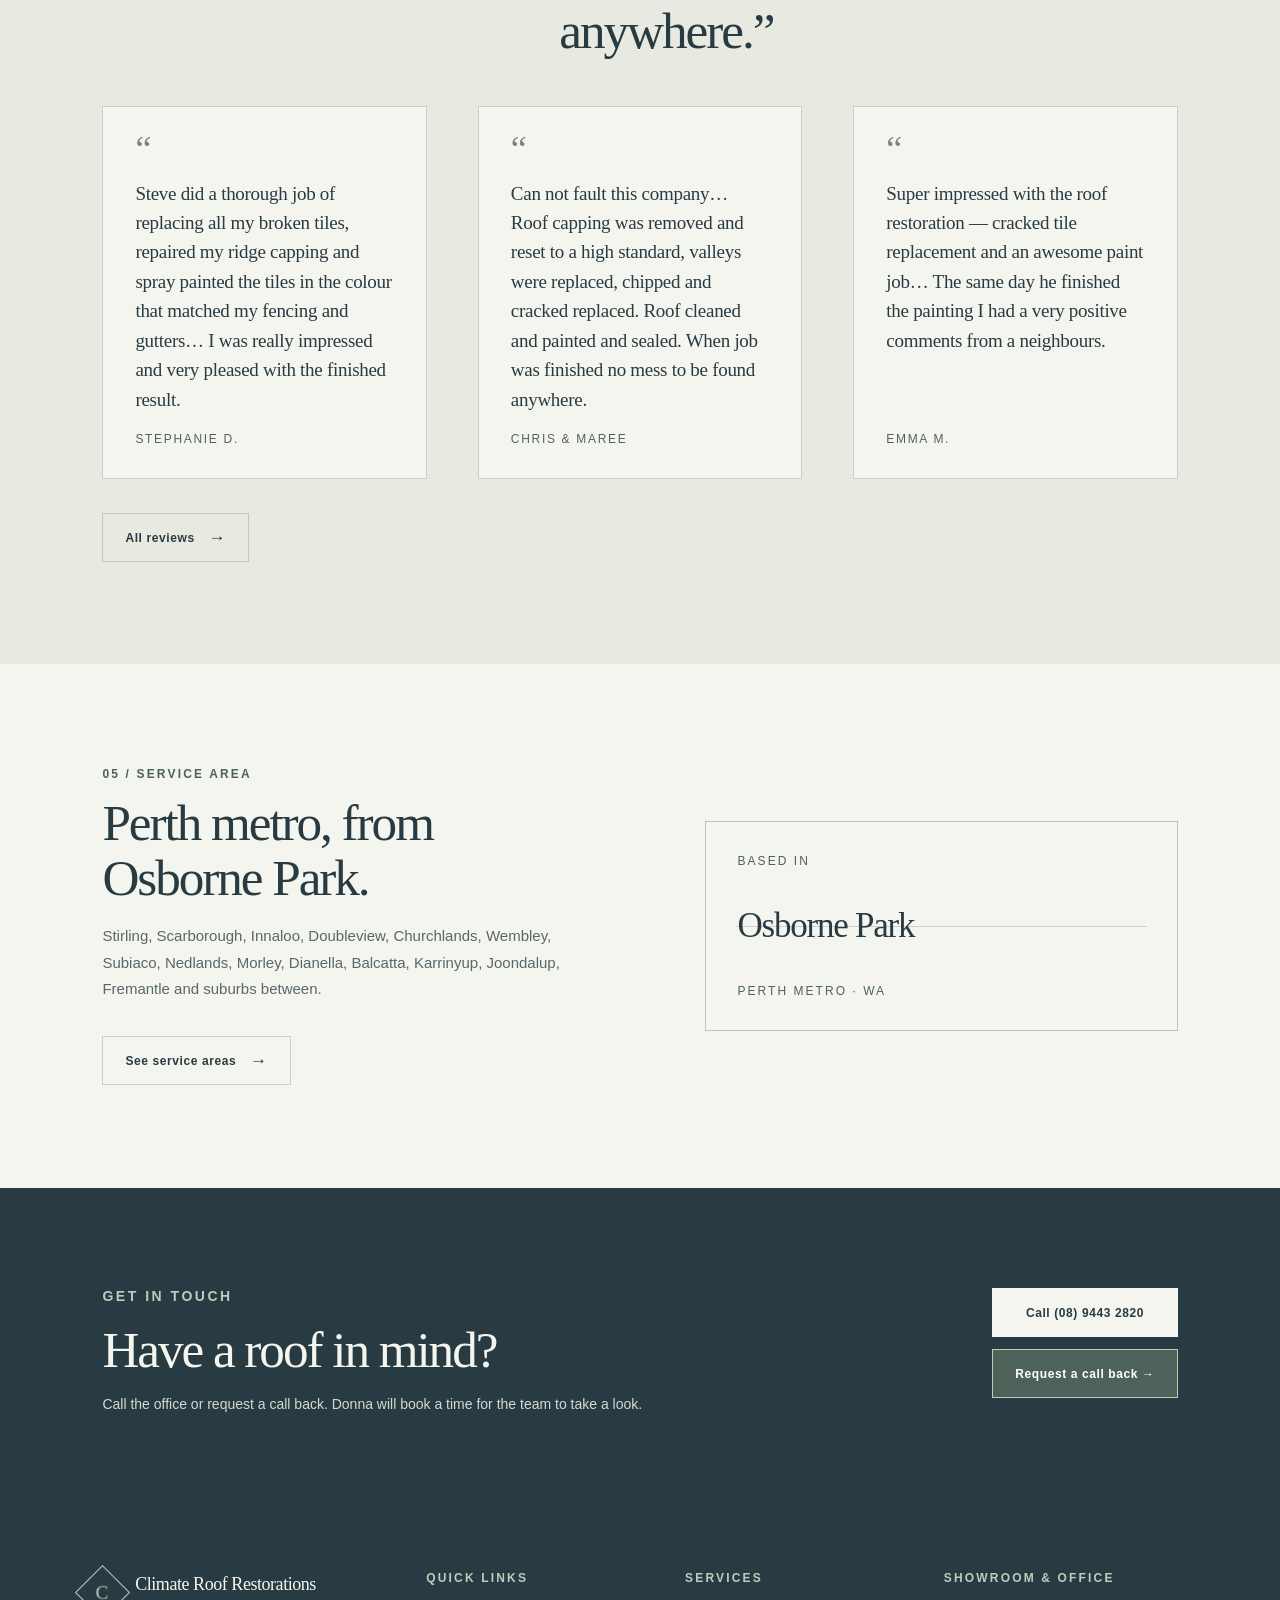
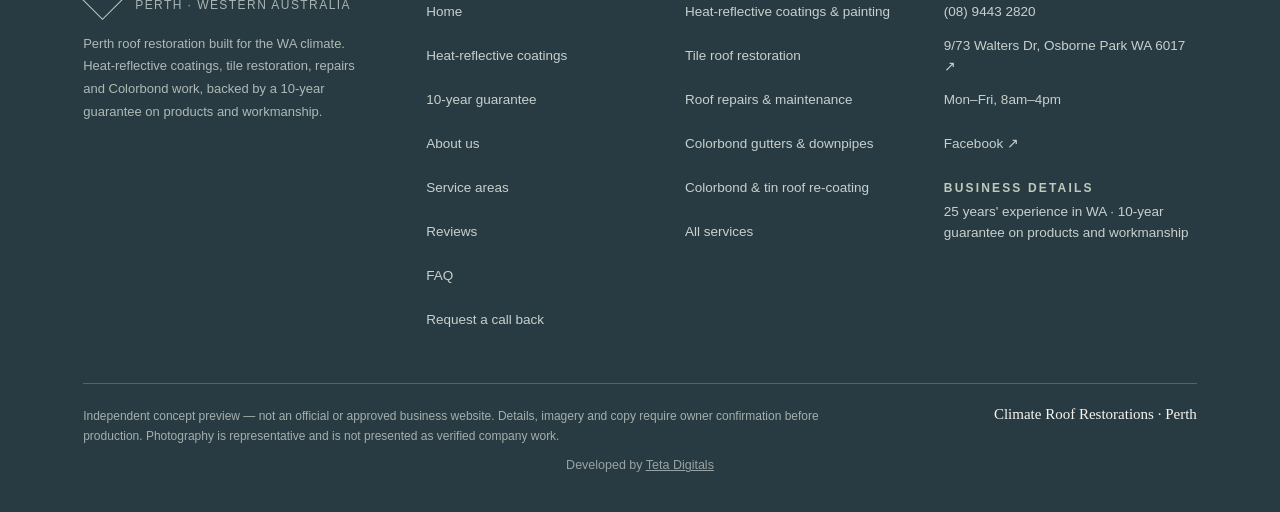
<file: climate-roof-restorations/index.html>
<!doctype html>
<html lang="en-AU">
<head>
<meta charset="utf-8">
<meta name="robots" content="noindex,nofollow">
<meta name="viewport" content="width=device-width, initial-scale=1">
<meta name="description" content="An independent concept preview for Climate Roof Restorations — Perth roof restoration, heat-reflective coatings, tile re-bedding and repointing, repairs and Colorbond gutters.">
<meta name="theme-color" content="#e8e9e1">
<title>Climate Roof Restorations — Perth Roof Restoration</title>
<style>
  :root{
    color-scheme: light;
    --bone:#e8e9e1; --paper:#f5f5ef; --slate:#293b42; --slate-soft:#506166;
    --sage:#78877b; --sage-dark:#4d6258; --line:rgba(41,59,66,.2); --line-soft:rgba(41,59,66,.12);
    --ink-mute:#55656a;
    --serif:Georgia,"Times New Roman",serif;
    --sans:"Avenir Next",Avenir,"Segoe UI",Helvetica,sans-serif;
    --pad:clamp(24px,8vw,118px); --pad-s:clamp(24px,6.5vw,96px);
  }
  *{box-sizing:border-box}
  html{-webkit-text-size-adjust:100%;overflow-x:clip}
  body{margin:0;background:var(--paper);color:var(--slate);font-family:var(--sans);-webkit-font-smoothing:antialiased}
  a{color:inherit}
  a:focus-visible,button:focus-visible,input:focus-visible,select:focus-visible,textarea:focus-visible,summary:focus-visible{outline:3px solid #9a6239;outline-offset:3px;border-radius:2px}
  img{display:block;max-width:100%}
  h1,h2,h3,h4{margin:0}
  p{margin:0}
  ul{margin:0}

  /* @banner */
  .preview-note{padding:11px 24px;background:var(--slate);color:#f7f6ef;text-align:center;font-size:12px;letter-spacing:.075em}
  .page-shell{max-width:1440px;margin:0 auto;background:var(--paper)}

  /* @header */
  .site-header{position:sticky;top:0;z-index:60;background:rgba(245,245,239,.94);backdrop-filter:blur(10px);border-bottom:1px solid var(--line)}
  .header-inner{min-height:94px;display:flex;align-items:center;justify-content:space-between;gap:20px;padding:16px var(--pad-s);max-width:1440px;margin:0 auto}
  .wordmark{text-decoration:none;display:inline-flex;gap:13px;align-items:center}
  .mark{display:grid;place-items:center;width:39px;height:39px;border:1px solid var(--sage);color:var(--sage-dark);font:19px var(--serif);transform:rotate(45deg);flex:0 0 auto}
  .mark span{transform:rotate(-45deg)}
  .wordmark-text{display:flex;flex-direction:column;gap:3px}
  .wordmark-text strong{font-family:var(--serif);font-size:18px;font-weight:500;letter-spacing:-.025em}
  .wordmark-text small{font-size:9px;letter-spacing:.19em;text-transform:uppercase;color:var(--slate-soft)}
  .header-side{display:flex;align-items:center;gap:clamp(14px,2vw,28px)}
  .nav{display:flex;align-items:center;gap:clamp(10px,1.6vw,22px)}
  .nav a,.nav button.navlink{display:inline-flex;align-items:center;gap:6px;min-height:44px;padding:0 2px;background:none;border:0;font:650 12px/1 var(--sans);letter-spacing:.06em;text-transform:uppercase;color:var(--slate);text-decoration:none;cursor:pointer;border-bottom:2px solid transparent;transition:color .18s ease,border-color .18s ease}
  .nav a:hover,.nav button.navlink:hover{color:var(--sage-dark)}
  .nav a.is-active,.nav .has-drop.is-active>button.navlink{border-bottom-color:var(--sage-dark);color:var(--sage-dark)}
  .has-drop{position:relative}
  .caret{font-size:9px;line-height:1;transition:transform .2s ease}
  .has-drop.is-open .caret{transform:rotate(180deg)}
  .dropdown{position:absolute;top:100%;left:-16px;min-width:302px;padding:10px 0;background:var(--paper);border:1px solid var(--line);box-shadow:0 18px 40px rgba(41,59,66,.14);opacity:0;visibility:hidden;transform:translateY(6px);transition:opacity .18s ease,transform .18s ease,visibility .18s}
  .has-drop.is-open .dropdown{opacity:1;visibility:visible;transform:translateY(0)}
  .dropdown a{display:flex;flex-direction:column;align-items:flex-start;gap:3px;min-height:44px;justify-content:center;padding:9px 20px;border-bottom:0;text-transform:none;letter-spacing:0;font:400 14px/1.3 var(--serif);font-size:15px;color:var(--slate)}
  .dropdown a small{font:400 11px/1.4 var(--sans);color:var(--ink-mute);letter-spacing:.02em;text-transform:none}
  .dropdown a:hover,.dropdown a.is-active{background:var(--bone)}
  .button{display:inline-flex;min-height:49px;align-items:center;justify-content:center;gap:14px;padding:0 22px;background:var(--sage-dark);color:#fff;font-size:12px;font-weight:650;letter-spacing:.05em;text-decoration:none;border:1px solid var(--sage-dark);cursor:pointer;font-family:var(--sans);transition:background .18s ease,transform .18s ease}
  .button:hover{background:var(--slate);border-color:var(--slate);transform:translateY(-1px)}
  .button .arrow{font-size:17px;line-height:0}
  .button--ghost{background:transparent;color:var(--slate);border:1px solid var(--line)}
  .button--ghost:hover{background:var(--slate);color:#fff}
  .button--light{background:var(--paper);color:var(--slate);border-color:var(--paper)}
  .button--light:hover{background:var(--bone);color:var(--slate);border-color:var(--bone)}
  .burger{display:none;width:46px;height:46px;align-items:center;justify-content:center;background:none;border:1px solid var(--line);cursor:pointer}
  .burger span{display:block;position:relative;width:20px;height:1.5px;background:var(--slate);transition:background .2s}
  .burger span::before,.burger span::after{content:"";position:absolute;left:0;width:20px;height:1.5px;background:var(--slate);transition:transform .22s ease}
  .burger span::before{top:-6px}.burger span::after{top:6px}
  .burger[aria-expanded="true"] span{background:transparent}
  .burger[aria-expanded="true"] span::before{transform:translateY(6px) rotate(45deg)}
  .burger[aria-expanded="true"] span::after{transform:translateY(-6px) rotate(-45deg)}

  /* @mobile nav */
  .mobile-nav{display:none;border-top:1px solid var(--line);background:var(--paper);padding:10px var(--pad-s) 26px}
  .mobile-nav.is-open{display:block}
  .mobile-nav a{display:flex;align-items:center;min-height:50px;padding:4px 0;border-bottom:1px solid var(--line-soft);font:650 13px/1.3 var(--sans);letter-spacing:.06em;text-transform:uppercase;text-decoration:none}
  .mobile-nav a.is-active{color:var(--sage-dark)}
  .mobile-nav .sub a{padding-left:18px;font:400 15px/1.3 var(--serif);text-transform:none;letter-spacing:0}
  .mobile-nav .button{width:100%;margin-top:18px}
  .mobile-nav .m-label{display:block;padding:16px 0 4px;color:var(--sage-dark);font-size:10px;font-weight:700;letter-spacing:.18em;text-transform:uppercase}

  /* @typography */
  .eyebrow{display:flex;align-items:center;gap:12px;color:var(--sage-dark);font-size:10px;font-weight:700;letter-spacing:.19em;line-height:1.4;text-transform:uppercase}
  .eyebrow::before{content:"";width:27px;height:1px;background:var(--sage)}
  .section-kicker{margin:0;color:var(--sage-dark);font-size:10px;font-weight:700;letter-spacing:.18em;text-transform:uppercase}
  h1{max-width:620px;font:400 clamp(42px,5vw,72px)/1.01 var(--serif);letter-spacing:-.05em}
  h2{font:400 clamp(32px,4vw,52px)/1.08 var(--serif);letter-spacing:-.04em}
  h3{font:400 24px/1.2 var(--serif);letter-spacing:-.025em}
  .lede{color:#526268;font:17px/1.7 var(--sans);max-width:560px}
  .section-intro{max-width:650px;margin-top:18px;color:#58676b;font-size:15px;line-height:1.75}
  .body-copy p{color:#55656a;font-size:15px;line-height:1.8;margin-top:16px}
  .body-copy p:first-child{margin-top:0}
  section.content-section{padding:clamp(64px,8vw,103px) var(--pad)}
  .section-top{display:grid;grid-template-columns:.75fr 1.25fr;gap:8%;align-items:start}
  .tone-bone{background:var(--bone)}
  .tone-dark{background:var(--slate);color:var(--paper)}
  .tone-dark h2,.tone-dark h3{color:var(--paper)}
  .tone-dark .section-kicker{color:#becbbd}
  .tone-dark p{color:#d4d9d3}

  /* @page hero */
  .page-hero{display:grid;grid-template-columns:.95fr 1.05fr;min-height:420px;border-bottom:1px solid var(--line)}
  .page-hero--home{min-height:605px;grid-template-columns:.91fr 1.09fr}
  .hero-copy{display:flex;flex-direction:column;justify-content:center;padding:clamp(56px,7vw,80px) var(--pad)}
  .hero-actions{display:flex;align-items:center;flex-wrap:wrap;gap:18px;margin-top:34px}
  .hero-note{max-width:230px;color:#647176;font-size:11px;line-height:1.55}
  .hero-visual{position:relative;min-height:400px;background:#89938c;overflow:hidden}
  .hero-visual img{position:absolute;inset:0;width:100%;height:100%;object-fit:cover}
  .photo-caption{position:absolute;right:0;bottom:0;max-width:300px;margin:0;padding:14px 20px;background:rgba(41,59,66,.88);color:#f5f5ef;font-size:10px;line-height:1.55;letter-spacing:.035em}
  .hero-index{position:absolute;top:23px;left:24px;color:#fff;font-size:10px;letter-spacing:.16em;text-transform:uppercase;text-shadow:0 1px 7px rgba(0,0,0,.45);z-index:1}
  .page-hero--plain{display:block;min-height:0;background:var(--bone);padding:clamp(52px,6vw,78px) var(--pad)}
  .page-hero--plain h1{font-size:clamp(38px,4.6vw,62px);margin-top:20px}
  .page-hero--plain .lede{margin-top:18px}
  .crumbs{margin-top:16px;font-size:11px;letter-spacing:.08em;text-transform:uppercase;color:var(--slate-soft)}
  .crumbs a{display:inline-flex;align-items:center;min-height:44px;text-decoration:none;border-bottom:1px solid var(--sage)}

  /* @strip */
  .service-strip{display:grid;grid-template-columns:1.15fr repeat(3,1fr);border-bottom:1px solid var(--line);background:var(--bone);padding:23px var(--pad-s);gap:18px;align-items:center}
  .service-strip p{font:17px var(--serif)}
  .service-strip span{display:block;color:var(--slate-soft);font-size:10px;line-height:1.5;letter-spacing:.075em;text-transform:uppercase}

  /* @grids */
  .service-grid{display:grid;grid-template-columns:repeat(3,1fr);margin-top:56px;border-top:1px solid var(--line)}
  .service-card{display:flex;flex-direction:column;min-height:212px;padding:24px 26px 25px 0;border-bottom:1px solid var(--line);text-decoration:none;transition:background .2s ease}
  a.service-card:hover{background:rgba(120,135,123,.09)}
  .service-grid .service-card:not(:nth-child(3n)){border-right:1px solid var(--line)}
  .service-grid .service-card:nth-child(3n+2),.service-grid .service-card:nth-child(3n+3){padding-left:26px}
  .card-number{color:var(--sage-dark);font-size:10px;letter-spacing:.16em}
  .service-card h3{margin:22px 0 9px}
  .service-card p{max-width:320px;color:#5a696d;font-size:13px;line-height:1.65}
  .card-cta{margin-top:auto;padding-top:16px;color:var(--sage-dark);font-size:11px;font-weight:650;letter-spacing:.1em;text-transform:uppercase}

  .cols{display:grid;gap:clamp(26px,4vw,56px)}
  .cols-2{grid-template-columns:1fr 1fr}
  .cols-3{grid-template-columns:repeat(3,1fr)}
  .cols-4{grid-template-columns:repeat(4,1fr)}
  .split{display:grid;grid-template-columns:.8fr 1.2fr;gap:8%;align-items:start}

  .panel{padding:30px;border:1px solid var(--line);background:var(--paper)}
  .panel h3{margin-bottom:10px}
  .panel p{color:#55656a;font-size:14px;line-height:1.75}
  .panel--fill{background:var(--bone);border-color:transparent}
  .tone-dark .panel{border-color:rgba(245,245,239,.28);background:transparent}

  .ticks{list-style:none;padding:0}
  .ticks li{position:relative;padding:11px 0 11px 26px;border-bottom:1px solid var(--line-soft);color:#55656a;font-size:14px;line-height:1.7}
  .ticks li::before{content:"";position:absolute;left:0;top:19px;width:9px;height:9px;border:1px solid var(--sage);transform:rotate(45deg)}
  .tone-dark .ticks li{color:#d4d9d3;border-bottom-color:rgba(245,245,239,.22)}
  .tone-dark .ticks li::before{border-color:#becbbd}

  /* @steps */
  .steps{border-top:1px solid var(--line)}
  .step{display:grid;grid-template-columns:50px 1fr;gap:17px;padding:20px 0;border-bottom:1px solid var(--line)}
  .step-number{color:var(--sage-dark);font:17px var(--serif)}
  .step h3{font-size:20px;margin-bottom:6px}
  .step p{color:#5a696d;font-size:13.5px;line-height:1.7}
  .tone-dark .steps,.tone-dark .step{border-color:rgba(245,245,239,.28)}
  .tone-dark .step-number{color:#becbbd}
  .tone-dark .step p{color:#c5ceca}

  /* @quotes */
  .quote-card{display:flex;flex-direction:column;gap:18px;padding:32px;border:1px solid var(--line);background:var(--paper)}
  .quote-card blockquote{margin:0;font:400 19px/1.55 var(--serif);letter-spacing:-.015em}
  .quote-card figcaption{color:var(--slate-soft);font-size:11px;letter-spacing:.14em;text-transform:uppercase;margin-top:auto}
  .quote-mark{color:var(--sage);font:36px/0.6 var(--serif)}

  /* @areas */
  .area-card{min-height:210px;padding:32px;border:1px solid rgba(41,59,66,.27);position:relative;display:flex;flex-direction:column;justify-content:space-between}
  .area-card::after{content:"";position:absolute;top:50%;left:30px;right:30px;height:1px;background:var(--line)}
  .area-card span{color:var(--sage-dark);font-size:10px;letter-spacing:.17em;text-transform:uppercase}
  .area-card strong{font:35px var(--serif);font-weight:400;letter-spacing:-.035em}
  .suburbs{list-style:none;padding:0;display:grid;grid-template-columns:repeat(auto-fill,minmax(160px,1fr));gap:0 24px;margin-top:18px}
  .suburbs li{padding:10px 0;border-bottom:1px solid var(--line-soft);font-size:14px;color:#55656a}

  /* @cta band */
  .cta-band{display:grid;grid-template-columns:1fr auto;gap:32px;align-items:center;padding:clamp(56px,7vw,82px) var(--pad);background:var(--slate);color:var(--paper)}
  .cta-band h2{max-width:620px;color:var(--paper)}
  .cta-band p{margin-top:15px;color:#d4d9d3;font-size:14px;line-height:1.7;max-width:560px}
  .cta-actions{display:flex;flex-direction:column;gap:12px}

  /* @facts */
  .fact-row{display:grid;grid-template-columns:repeat(3,1fr);border-top:1px solid var(--line);border-bottom:1px solid var(--line)}
  .fact{padding:28px 26px 28px 0}
  .fact:not(:last-child){border-right:1px solid var(--line)}
  .fact:not(:first-child){padding-left:26px}
  .fact strong{display:block;font:400 34px/1 var(--serif);letter-spacing:-.035em}
  .fact span{display:block;margin-top:10px;color:var(--slate-soft);font-size:11px;letter-spacing:.12em;text-transform:uppercase}

  /* @faq */
  .faq{border-top:1px solid var(--line);margin-top:40px}
  .faq-item{border-bottom:1px solid var(--line)}
  .faq-q{display:flex;width:100%;align-items:center;justify-content:space-between;gap:20px;min-height:64px;padding:18px 0;background:none;border:0;cursor:pointer;text-align:left;font:400 19px/1.4 var(--serif);color:var(--slate);font-family:var(--serif)}
  .faq-q .pm{flex:0 0 auto;color:var(--sage-dark);font:18px/1 var(--sans);transition:transform .2s ease}
  .faq-item.is-open .pm{transform:rotate(45deg)}
  .faq-a{display:none;padding:0 0 22px;max-width:760px;color:#55656a;font-size:14.5px;line-height:1.8}
  .faq-item.is-open .faq-a{display:block}

  /* @form */
  .form-grid{display:grid;grid-template-columns:1fr 1fr;gap:18px}
  .field{display:flex;flex-direction:column;gap:7px}
  .field--wide{grid-column:1 / -1}
  .field label{font-size:11px;font-weight:650;letter-spacing:.12em;text-transform:uppercase;color:var(--slate-soft)}
  .field input,.field select,.field textarea{min-height:48px;padding:12px 14px;border:1px solid var(--line);background:var(--paper);color:var(--slate);font:15px/1.5 var(--sans)}
  .field textarea{min-height:120px;resize:vertical}
  .form-note{margin-top:14px;color:#647176;font-size:12px;line-height:1.6}
  .confirm{display:none;padding:28px;border:1px solid var(--sage);background:var(--bone)}
  .confirm.is-on{display:block}
  .confirm h3{margin-bottom:10px}
  .confirm p{color:#49585d;font-size:14px;line-height:1.75;margin-top:10px}
  .confirm .summary{margin-top:18px;padding:18px;background:var(--paper);border:1px solid var(--line);font-size:13.5px;line-height:1.8;white-space:pre-wrap}

  /* @contact cards */
  .contact-card{padding:28px;border:1px solid var(--line)}
  .contact-card span{display:block;color:var(--sage-dark);font-size:10px;font-weight:700;letter-spacing:.17em;text-transform:uppercase}
  .contact-card strong{display:block;margin-top:12px;font:400 23px/1.3 var(--serif);letter-spacing:-.02em}
  .contact-card p{margin-top:10px;color:#55656a;font-size:13.5px;line-height:1.7}
  .contact-card a.inline{display:inline-flex;align-items:center;min-height:44px;text-decoration:none;border-bottom:1px solid var(--sage);font-size:13px;font-weight:650;letter-spacing:.04em}
  .map-card{display:flex;flex-direction:column;justify-content:space-between;min-height:260px;padding:28px;background:linear-gradient(135deg,#dfe3da 0%,#e8e9e1 48%,#cfd6cd 100%);border:1px solid var(--line)}

  /* @misc */
  .band-img{position:relative;overflow:hidden;min-height:clamp(240px,34vw,420px)}
  .band-img img{width:100%;height:100%;min-height:inherit;object-fit:cover}
  .disclaimer-caption{padding:12px var(--pad);background:var(--bone);color:var(--slate-soft);font-size:10.5px;letter-spacing:.04em;border-bottom:1px solid var(--line)}
  .pill-row{display:flex;flex-wrap:wrap;gap:10px;margin-top:24px}
  .pill{display:inline-flex;align-items:center;min-height:34px;padding:0 14px;border:1px solid var(--line);color:var(--slate-soft);font-size:11px;letter-spacing:.1em;text-transform:uppercase}

  /* @footer */
  .site-footer{background:var(--slate);color:#c8d0cd;padding:clamp(48px,6vw,72px) var(--pad-s) 28px}
  .footer-grid{display:grid;grid-template-columns:1.4fr 1fr 1fr 1.2fr;gap:clamp(24px,4vw,48px)}
  .site-footer .wordmark-text strong{color:var(--paper)}
  .site-footer .wordmark-text small{color:#a9b4b1}
  .site-footer .mark{border-color:#becbbd;color:#becbbd}
  .footer-blurb{margin-top:18px;max-width:330px;color:#aeb9b6;font-size:13px;line-height:1.75}
  .footer-h{color:#becbbd;font-size:10px;font-weight:700;letter-spacing:.18em;text-transform:uppercase}
  .footer-list{list-style:none;padding:0;margin-top:6px}
  .footer-list a,.footer-list span{display:flex;align-items:center;min-height:44px;color:#c8d0cd;font-size:13.5px;line-height:1.5;text-decoration:none}
  .footer-list a:hover{color:#fff;text-decoration:underline}
  .footer-bottom{display:flex;flex-wrap:wrap;justify-content:space-between;gap:16px;margin-top:40px;padding-top:22px;border-top:1px solid rgba(245,245,239,.22);color:#a4afac;font-size:10.5px;line-height:1.7}
  .footer-bottom p{max-width:780px;color:#a4afac}
  .footer-mark{font:15px var(--serif);color:var(--paper)}

  /* @to top */
  .to-top{position:fixed;right:20px;bottom:20px;z-index:70;width:48px;height:48px;display:grid;place-items:center;background:var(--sage-dark);color:#fff;border:0;cursor:pointer;font-size:18px;opacity:0;visibility:hidden;pointer-events:none;transition:opacity .22s ease,transform .22s ease}
  .to-top.is-on{opacity:1;visibility:visible;pointer-events:auto}
  .to-top:hover{background:var(--slate);transform:translateY(-2px)}

  /* @routing + reveal */
  .route{display:none}
  .route.is-current{display:block;animation:fade .34s ease both}
  @keyframes fade{from{opacity:0;transform:translateY(10px)}to{opacity:1;transform:none}}
  .reveal{opacity:0;transform:translateY(18px);transition:opacity .7s ease,transform .7s ease}
  .reveal.is-in{opacity:1;transform:none}

  .head-call .short{display:none}
  @media (min-width:1241px){ .mobile-nav.is-open{display:none} }
  @media (max-width:1400px) and (min-width:1241px){ .head-call .long{display:none} .head-call .short{display:inline} .nav{gap:12px} .nav a,.nav button.navlink{letter-spacing:.03em} }
  @media (max-width:680px){ .head-call .long{display:none} .head-call .short{display:inline} .head-call{padding:0 14px} .header-side{gap:10px} }
  @media (max-width:1240px){
    .nav{display:none}
    .burger{display:inline-flex}
    .header-inner{min-height:76px}
    .cols-4{grid-template-columns:1fr 1fr}
  }
  @media (max-width:820px){
    .page-hero,.page-hero--home{grid-template-columns:1fr}
    .hero-visual{min-height:330px;order:2}
    .section-top,.split,.cols-2,.cols-3{grid-template-columns:1fr}
    .service-strip{grid-template-columns:1fr 1fr}
    .service-grid{grid-template-columns:1fr}
    .service-grid .service-card,.service-grid .service-card:not(:nth-child(3n)),.service-grid .service-card:nth-child(3n+2),.service-grid .service-card:nth-child(3n+3){min-height:auto;padding:22px 0;border-right:0}
    .cta-band{grid-template-columns:1fr}
    .fact-row{grid-template-columns:1fr}
    .fact{padding:22px 0!important;border-right:0!important}
    .fact:not(:last-child){border-bottom:1px solid var(--line)}
    .footer-grid{grid-template-columns:1fr 1fr}
    .form-grid{grid-template-columns:1fr}
  }
  @media (max-width:560px){
    .preview-note{padding:10px 15px;font-size:10px;letter-spacing:.045em}
    .header-inner{padding:14px 20px}
    .mobile-nav{padding:8px 20px 24px}
    .mark{width:32px;height:32px;font-size:16px}
    .wordmark-text strong{font-size:15px}
    .wordmark-text small{font-size:8px}
    h1{font-size:clamp(38px,11vw,54px)}
    .hero-copy{padding:52px 22px 44px}
    section.content-section,.page-hero--plain,.cta-band{padding-left:22px;padding-right:22px}
    .service-strip{padding:18px 22px;gap:15px 12px}
    .service-strip p{font-size:15px}
    .cols-4{grid-template-columns:1fr}
    .footer-grid{grid-template-columns:1fr}
    .site-footer{padding-left:22px;padding-right:22px}
    .panel,.quote-card,.contact-card,.map-card{padding:22px}
  }
  @media (prefers-reduced-motion:reduce){
    html{scroll-behavior:auto}
    *,*::before,*::after{transition-duration:.01ms!important;animation-duration:.01ms!important}
    .reveal{opacity:1;transform:none}
  }

  /* @a11y overrides: 12px minimum text, contrast, tap targets */
  .preview-note,.wordmark-text small,.caret,.eyebrow,.hero-note,.hero-index,.photo-caption,
  .service-strip span,.section-kicker,.card-number,.card-cta,.quote-card figcaption,.area-card span,
  .footer-h,.footer-bottom,.footer-bottom p,.crumbs,.dropdown a small,.field label,.contact-card span,
  .pill,.disclaimer-caption,.form-note,.fact span{font-size:12px}
  .wordmark-text small{letter-spacing:.12em}
  .wordmark{min-height:44px}
  .hero-index{background:rgba(41,59,66,.88);padding:7px 12px;text-shadow:none}
  .tone-dark .panel p{color:#d4d9d3}
  @media (max-width:560px){
    .preview-note{font-size:12px;letter-spacing:.03em}
    .wordmark-text small{font-size:12px;letter-spacing:.06em}
    .wordmark-text strong{font-size:15px}
  }
  @media (max-width:380px){ .wordmark-text small{display:none} }
</style>
</head>
<body>
<div class="preview-note" role="note">Independent concept preview · not an official or approved business website</div>
<div class="page-shell">
  <header class="site-header">
    <div class="header-inner">
      <a class="wordmark" href="#/" aria-label="Climate Roof Restorations — home">
        <span class="mark" aria-hidden="true"><span>C</span></span>
        <span class="wordmark-text"><strong>Climate Roof Restorations</strong><small>Perth · Western Australia</small></span>
      </a>
      <div class="header-side">
        <nav class="nav" id="desk-nav" aria-label="Primary">
          <a href="#/" data-route="#/">Home</a>
          <div class="has-drop" id="svc-drop">
            <button type="button" class="navlink" id="svc-btn" aria-expanded="false" aria-controls="svc-menu" aria-haspopup="true">Services <span class="caret" aria-hidden="true">▾</span></button>
            <div class="dropdown" id="svc-menu" role="menu" aria-labelledby="svc-btn">
              <a href="#/services" data-route="#/services" role="menuitem">All services <small>The full range of roof work</small></a>
              <a href="#/services/heat-reflective-coatings" data-route="#/services/heat-reflective-coatings" role="menuitem">Heat-reflective coatings &amp; painting <small>Eco-friendly coatings for WA summers</small></a>
              <a href="#/services/tile-roof-restoration" data-route="#/services/tile-roof-restoration" role="menuitem">Tile roof restoration <small>Cracked tiles, re-bedding, repointing</small></a>
              <a href="#/services/roof-repairs" data-route="#/services/roof-repairs" role="menuitem">Roof repairs &amp; maintenance <small>Leaks, valleys, ongoing care</small></a>
              <a href="#/services/colorbond-gutters" data-route="#/services/colorbond-gutters" role="menuitem">Colorbond gutters &amp; downpipes <small>Drainage replaced and renewed</small></a>
              <a href="#/services/colorbond-recoating" data-route="#/services/colorbond-recoating" role="menuitem">Colorbond &amp; tin roof re-coating <small>Faded metal roofs brought back</small></a>
            </div>
          </div>
          <a href="#/heat-reflective" data-route="#/heat-reflective">Heat Reflective</a>
          <a href="#/guarantee" data-route="#/guarantee">Guarantee</a>
          <a href="#/about" data-route="#/about">About</a>
          <a href="#/areas" data-route="#/areas">Areas</a>
          <a href="#/reviews" data-route="#/reviews">Reviews</a>
          <a href="#/faq" data-route="#/faq">FAQ</a>
          <a href="#/contact" data-route="#/contact">Contact</a>
        </nav>
        <a class="button head-call" href="tel:+61894432820" aria-label="Call (08) 9443 2820"><span class="long">Call (08) 9443 2820</span><span class="short" aria-hidden="true">Call</span></a>
        <button class="burger" id="burger" type="button" aria-expanded="false" aria-controls="mobile-nav" aria-label="Open menu"><span></span></button>
      </div>
    </div>
    <nav class="mobile-nav" id="mobile-nav" aria-label="Mobile">
      <a href="#/" data-route="#/">Home</a>
      <a href="#/services" data-route="#/services">Services</a>
      <div class="sub">
        <a href="#/services/heat-reflective-coatings" data-route="#/services/heat-reflective-coatings">Heat-reflective coatings &amp; painting</a>
        <a href="#/services/tile-roof-restoration" data-route="#/services/tile-roof-restoration">Tile roof restoration</a>
        <a href="#/services/roof-repairs" data-route="#/services/roof-repairs">Roof repairs &amp; maintenance</a>
        <a href="#/services/colorbond-gutters" data-route="#/services/colorbond-gutters">Colorbond gutters &amp; downpipes</a>
        <a href="#/services/colorbond-recoating" data-route="#/services/colorbond-recoating">Colorbond &amp; tin roof re-coating</a>
      </div>
      <a href="#/heat-reflective" data-route="#/heat-reflective">Heat-reflective coatings</a>
      <a href="#/guarantee" data-route="#/guarantee">10-year guarantee</a>
      <a href="#/about" data-route="#/about">About</a>
      <a href="#/areas" data-route="#/areas">Service areas</a>
      <a href="#/reviews" data-route="#/reviews">Reviews</a>
      <a href="#/faq" data-route="#/faq">FAQ</a>
      <a href="#/contact" data-route="#/contact">Contact</a>
      <a class="button" href="tel:+61894432820">Call (08) 9443 2820 <span class="arrow" aria-hidden="true">↗</span></a>
    </nav>
  </header>

  <main id="top">
    <!-- HOME -->
    <div class="route" data-path="#/">
      <section class="page-hero page-hero--home" aria-labelledby="home-title">
        <div class="hero-copy">
          <span class="eyebrow">Roof restoration · Perth WA</span>
          <h1 id="home-title" style="margin:26px 0 20px">Perth roof restoration built for the WA climate.</h1>
          <p class="lede">25 years restoring Perth roofs with heat-reflective coatings, plus a 10-year guarantee on products and workmanship.</p>
          <div class="hero-actions">
            <a class="button" href="#/contact">Request a call back <span class="arrow" aria-hidden="true">→</span></a>
            <a class="button button--ghost" href="tel:+61894432820">(08) 9443 2820</a>
          </div>
          <p class="hero-note" style="margin-top:22px">Showroom at 9/73 Walters Dr, Osborne Park<br>Mon–Fri, 8am–4pm</p>
        </div>
        <div class="hero-visual">
          <span class="hero-index">Built for Perth summers · 01</span>
          <img src="cli-hero.jpg" alt="A Perth home with a light-coloured, heat-reflective coating on its roof" fetchpriority="high">
          <p class="photo-caption">Representative image — a light heat-reflective roof coating on a Perth home.</p>
        </div>
      </section>
      <div class="service-strip" aria-label="Why Climate Roof Restorations">
        <p>Trusted across Perth</p>
        <span>25 years<br>in WA</span>
        <span>10-year guarantee<br>products &amp; workmanship</span>
        <span>Osborne Park<br>showroom</span>
      </div>

      <section class="content-section" aria-labelledby="h-svc">
        <div class="section-top reveal">
          <p class="section-kicker">01 / Services</p>
          <div>
            <h2 id="h-svc">Care for the surface, and the details beneath it.</h2>
            <p class="section-intro">From reflective coatings to cracked tiles and faded Colorbond, every part of the roof is handled by the one team.</p>
          </div>
        </div>
        <div class="service-grid reveal">
          <a class="service-card" href="#/services/heat-reflective-coatings"><span class="card-number">01 — COATINGS</span><h3>Heat-reflective coatings &amp; painting</h3><p>Eco-friendly, heat-reflective roof coatings and roof painting made for Perth summers.</p><span class="card-cta">View service →</span></a>
          <a class="service-card" href="#/services/tile-roof-restoration"><span class="card-number">02 — TILES</span><h3>Tile roof restoration</h3><p>Cracked tile replacement, ridge capping re-bedding and repointing.</p><span class="card-cta">View service →</span></a>
          <a class="service-card" href="#/services/roof-repairs"><span class="card-number">03 — REPAIRS</span><h3>Roof repairs &amp; maintenance</h3><p>Repairs and ongoing maintenance to keep a roof sound year after year.</p><span class="card-cta">View service →</span></a>
          <a class="service-card" href="#/services/colorbond-gutters"><span class="card-number">04 — DRAINAGE</span><h3>Colorbond gutters &amp; downpipes</h3><p>New Colorbond gutters and downpipes to carry winter rain away cleanly.</p><span class="card-cta">View service →</span></a>
          <a class="service-card" href="#/services/colorbond-recoating"><span class="card-number">05 — METAL ROOFS</span><h3>Colorbond &amp; tin roof re-coating</h3><p>Re-coating for faded Colorbond or tin roofs.</p><span class="card-cta">View service →</span></a>
          <a class="service-card" href="#/heat-reflective"><span class="card-number">06 — FEATURE</span><h3>Why heat-reflective?</h3><p>How a reflective coating suits the WA climate, explained plainly.</p><span class="card-cta">Read more →</span></a>
        </div>
      </section>

      <section class="content-section tone-dark" aria-labelledby="h-why">
        <div class="split">
          <div class="reveal">
            <p class="section-kicker">02 / Why Climate</p>
            <h2 id="h-why" style="margin-top:14px;max-width:380px">An established local firm, not a one-off crew.</h2>
          </div>
          <div class="cols cols-2 reveal">
            <div class="panel"><h3>25 years in WA</h3><p>A quarter of a century restoring roofs under the Western Australian sun.</p></div>
            <div class="panel"><h3>10-year guarantee</h3><p>Products and workmanship are both covered for ten years. <a href="#/guarantee" style="color:#fff;display:inline-flex;min-height:44px;align-items:center">See the guarantee →</a></p></div>
            <div class="panel"><h3>A showroom you can visit</h3><p>See colours and talk to the office team at 9/73 Walters Dr, Osborne Park.</p></div>
            <div class="panel"><h3>A named team</h3><p>Steve, Donna, Dean, Damon and Garry — the people you deal with from quote to clean-up.</p></div>
          </div>
        </div>
      </section>

      <section class="content-section" aria-labelledby="h-proc">
        <div class="split">
          <div class="reveal">
            <p class="section-kicker">03 / A clear process</p>
            <h2 id="h-proc" style="margin-top:14px">A measured way to begin.</h2>
            <p class="section-intro">Every roof is different, so the right next step depends on the roof itself.</p>
          </div>
          <div class="steps reveal">
            <div class="step"><span class="step-number">01</span><div><h3>Call or visit the showroom</h3><p>Ring (08) 9443 2820 or drop into Osborne Park and tell the office about your roof.</p></div></div>
            <div class="step"><span class="step-number">02</span><div><h3>Roof inspection</h3><p>The team looks over tiles, ridge capping, valleys, metal sheeting and gutters.</p></div></div>
            <div class="step"><span class="step-number">03</span><div><h3>Clear scope and colour choice</h3><p>Agree the work, and pick a colour — even one to match your fencing and gutters.</p></div></div>
            <div class="step"><span class="step-number">04</span><div><h3>Restore, coat and clean up</h3><p>Repairs first, then cleaning, sealing and coating, finished with a tidy site.</p></div></div>
          </div>
        </div>
      </section>

      <section class="content-section tone-bone" aria-labelledby="h-rev">
        <div class="section-top reveal">
          <p class="section-kicker">04 / In their words</p>
          <div><h2 id="h-rev">“No mess to be found anywhere.”</h2></div>
        </div>
        <div class="cols cols-3 reveal" style="margin-top:48px">
          <figure class="quote-card" style="margin:0"><span class="quote-mark" aria-hidden="true">“</span><blockquote>Steve did a thorough job of replacing all my broken tiles, repaired my ridge capping and spray painted the tiles in the colour that matched my fencing and gutters… I was really impressed and very pleased with the finished result.</blockquote><figcaption>Stephanie D.</figcaption></figure>
          <figure class="quote-card" style="margin:0"><span class="quote-mark" aria-hidden="true">“</span><blockquote>Can not fault this company… Roof capping was removed and reset to a high standard, valleys were replaced, chipped and cracked replaced. Roof cleaned and painted and sealed. When job was finished no mess to be found anywhere.</blockquote><figcaption>Chris &amp; Maree</figcaption></figure>
          <figure class="quote-card" style="margin:0"><span class="quote-mark" aria-hidden="true">“</span><blockquote>Super impressed with the roof restoration — cracked tile replacement and an awesome paint job… The same day he finished the painting I had a very positive comments from a neighbours.</blockquote><figcaption>Emma M.</figcaption></figure>
        </div>
        <div class="hero-actions reveal"><a class="button button--ghost" href="#/reviews">All reviews <span class="arrow" aria-hidden="true">→</span></a></div>
      </section>

      <section class="content-section" aria-labelledby="h-area">
        <div class="cols cols-2" style="align-items:center;gap:12%">
          <div class="reveal">
            <p class="section-kicker">05 / Service area</p>
            <h2 id="h-area" style="margin-top:14px">Perth metro, from Osborne Park.</h2>
            <p class="section-intro">Stirling, Scarborough, Innaloo, Doubleview, Churchlands, Wembley, Subiaco, Nedlands, Morley, Dianella, Balcatta, Karrinyup, Joondalup, Fremantle and suburbs between.</p>
            <div class="hero-actions"><a class="button button--ghost" href="#/areas">See service areas <span class="arrow" aria-hidden="true">→</span></a></div>
          </div>
          <div class="area-card reveal" aria-label="Based in Osborne Park, Perth, Western Australia"><span>Based in</span><strong>Osborne Park</strong><span>Perth metro · WA</span></div>
        </div>
      </section>

      <section class="cta-band" aria-labelledby="h-cta-home">
        <div><p class="section-kicker" style="color:#becbbd">Get in touch</p><h2 id="h-cta-home" style="margin-top:14px">Have a roof in mind?</h2><p>Call the office or request a call back. Donna will book a time for the team to take a look.</p></div>
        <div class="cta-actions"><a class="button button--light" href="tel:+61894432820">Call (08) 9443 2820</a><a class="button" href="#/contact" style="border-color:#becbbd">Request a call back →</a></div>
      </section>
    </div>

    <!-- SERVICES -->
    <div class="route" data-path="#/services">
      <section class="page-hero page-hero--plain" aria-labelledby="svc-title">
        <span class="eyebrow">Services</span>
        <h1 id="svc-title">Five services, one roof, one team.</h1>
        <p class="lede">Coatings, tiles, repairs, gutters and metal roofs — every part handled together, under one 10-year guarantee on products and workmanship.</p>
      </section>
      <section class="content-section" aria-label="All services">
        <div class="service-grid reveal" style="margin-top:0">
          <a class="service-card" href="#/services/heat-reflective-coatings"><span class="card-number">01 — COATINGS</span><h3>Heat-reflective coatings &amp; painting</h3><p>Eco-friendly coatings that reflect the sun, applied after a full clean and repair.</p><span class="card-cta">View service →</span></a>
          <a class="service-card" href="#/services/tile-roof-restoration"><span class="card-number">02 — TILES</span><h3>Tile roof restoration</h3><p>Cracked and broken tiles replaced, ridge capping re-bedded and repointed.</p><span class="card-cta">View service →</span></a>
          <a class="service-card" href="#/services/roof-repairs"><span class="card-number">03 — REPAIRS</span><h3>Roof repairs &amp; maintenance</h3><p>Leaks, valleys, slipped tiles and the small jobs that stop bigger ones.</p><span class="card-cta">View service →</span></a>
          <a class="service-card" href="#/services/colorbond-gutters"><span class="card-number">04 — DRAINAGE</span><h3>Colorbond gutters &amp; downpipes</h3><p>Rusted or leaking gutters and downpipes replaced in Colorbond.</p><span class="card-cta">View service →</span></a>
          <a class="service-card" href="#/services/colorbond-recoating"><span class="card-number">05 — METAL ROOFS</span><h3>Colorbond &amp; tin roof re-coating</h3><p>Faded and chalky metal roofs prepared and re-coated.</p><span class="card-cta">View service →</span></a>
          <a class="service-card" href="#/guarantee"><span class="card-number">+ — GUARANTEE</span><h3>10 years, products and workmanship</h3><p>What the guarantee covers and why it matters.</p><span class="card-cta">Read more →</span></a>
        </div>
      </section>
      <section class="content-section tone-bone" aria-labelledby="svc-combo">
        <div class="split reveal">
          <div><p class="section-kicker">Full restorations</p><h2 id="svc-combo" style="margin-top:14px">Most jobs combine several services.</h2></div>
          <div class="body-copy"><p>A typical tile restoration replaces cracked tiles, resets the ridge capping, then cleans, seals and paints the roof. Valleys and gutters are often renewed at the same time, so the roof is finished in one visit rather than patched over years.</p><p>Not sure what your roof needs? Call the office and the team will take a look.</p></div>
        </div>
      </section>
      <section class="cta-band" aria-labelledby="h-cta-svc">
        <div><h2 id="h-cta-svc">Talk through your roof.</h2><p>Mon–Fri, 8am–4pm, or visit the Osborne Park showroom.</p></div>
        <div class="cta-actions"><a class="button button--light" href="tel:+61894432820">Call (08) 9443 2820</a><a class="button" href="#/contact" style="border-color:#becbbd">Request a call back →</a></div>
      </section>
    </div>
    <!-- SERVICE: COATINGS -->
    <div class="route" data-path="#/services/heat-reflective-coatings">
      <section class="page-hero page-hero--plain" aria-labelledby="s1-title">
        <span class="eyebrow">Service 01 · Coatings</span>
        <h1 id="s1-title">Heat-reflective roof coatings &amp; painting.</h1>
        <p class="lede">Eco-friendly, heat-reflective coatings for tile and metal roofs, applied over a clean, repaired surface.</p>
        <p class="crumbs"><a href="#/services">Services</a> / Coatings</p>
      </section>
      <section class="content-section" aria-labelledby="s1-what">
        <div class="split reveal">
          <div><p class="section-kicker">What it is</p><h2 id="s1-what" style="margin-top:14px">A coating made for the sun.</h2></div>
          <div class="body-copy"><p>A heat-reflective coating is a roof paint made to bounce more of the sun's heat away from the roof instead of soaking it up. In a Perth summer, that helps the roof and the space beneath it.</p><p>It goes on as the final stage of a restoration, after cleaning and repairs, so it bonds to a sound surface. Choose a colour to suit the house — including one that matches your fencing and gutters.</p><p><a class="crumbs" href="#/heat-reflective" style="margin:0;display:inline-flex;min-height:44px;align-items:center;border-bottom:1px solid var(--sage);text-decoration:none">Read the full heat-reflective guide →</a></p></div>
        </div>
      </section>
      <section class="content-section tone-bone" aria-labelledby="s1-signs">
        <div class="split reveal">
          <div><p class="section-kicker">Signs you need it</p><h2 id="s1-signs" style="margin-top:14px">When a roof is due for a coat.</h2></div>
          <ul class="ticks"><li>Faded, patchy or chalky paint on the tiles or sheeting</li><li>Moss, lichen or grime that never quite washes off</li><li>Bare or porous tiles after years of sun</li><li>Upstairs rooms that feel hot through summer</li><li>You want a fresh colour before selling or renovating</li></ul>
        </div>
      </section>
      <section class="content-section" aria-labelledby="s1-how">
        <div class="split">
          <div class="reveal"><p class="section-kicker">How it's done</p><h2 id="s1-how" style="margin-top:14px">Four stages.</h2></div>
          <div class="steps reveal">
            <div class="step"><span class="step-number">01</span><div><h3>Inspect</h3><p>Check tiles or sheeting, ridges, valleys and flashings.</p></div></div>
            <div class="step"><span class="step-number">02</span><div><h3>Repair</h3><p>Replace cracked tiles, re-bed and repoint ridge capping, fix rust spots.</p></div></div>
            <div class="step"><span class="step-number">03</span><div><h3>Clean and seal</h3><p>Clean the roof thoroughly, then seal it ready for coating.</p></div></div>
            <div class="step"><span class="step-number">04</span><div><h3>Coat</h3><p>Spray-apply the heat-reflective coating in your chosen colour.</p></div></div>
          </div>
        </div>
      </section>
      <section class="content-section tone-bone" aria-labelledby="s1-rel"><p class="section-kicker reveal" id="s1-rel">Related services</p>
        <div class="service-grid reveal" style="margin-top:24px">
          <a class="service-card" href="#/services/tile-roof-restoration"><span class="card-number">02 — TILES</span><h3>Tile roof restoration</h3><p>Repairs that come before the coat.</p><span class="card-cta">View →</span></a>
          <a class="service-card" href="#/services/colorbond-recoating"><span class="card-number">05 — METAL ROOFS</span><h3>Colorbond &amp; tin re-coating</h3><p>The same idea for metal roofs.</p><span class="card-cta">View →</span></a>
          <a class="service-card" href="#/guarantee"><span class="card-number">+ — GUARANTEE</span><h3>10-year guarantee</h3><p>Products and workmanship covered.</p><span class="card-cta">View →</span></a>
        </div>
      </section>
      <section class="cta-band" aria-labelledby="s1-cta"><div><h2 id="s1-cta">Ready for a cooler-looking roof?</h2><p>Visit the showroom to see colours, or call the office.</p></div><div class="cta-actions"><a class="button button--light" href="tel:+61894432820">Call (08) 9443 2820</a><a class="button" href="#/contact" style="border-color:#becbbd">Request a call back →</a></div></section>
    </div>

    <!-- SERVICE: TILES -->
    <div class="route" data-path="#/services/tile-roof-restoration">
      <section class="page-hero" aria-labelledby="s2-title">
        <div class="hero-copy">
          <span class="eyebrow">Service 02 · Tiles</span>
          <h1 id="s2-title" style="margin:24px 0 18px">Tile roof restoration.</h1>
          <p class="lede">Cracked tiles replaced, ridge capping re-bedded and repointed, then the roof cleaned, sealed and painted.</p>
          <p class="crumbs"><a href="#/services">Services</a> / Tiles</p>
        </div>
        <div class="hero-visual">
          <img src="cli-ridge.jpg" alt="Roofers re-bedding and repointing ridge capping on a tiled roof">
          <p class="photo-caption">Representative image — re-bedding and repointing ridge capping.</p>
        </div>
      </section>
      <section class="content-section" aria-labelledby="s2-what">
        <div class="split reveal">
          <div><p class="section-kicker">What it is</p><h2 id="s2-what" style="margin-top:14px">Fix the tiles, then the finish.</h2></div>
          <div class="body-copy"><p>Ridge capping sits on a bed of mortar held in place by pointing. Over years of heat and movement, the pointing cracks and capping works loose. Restoration takes it back to sound: re-bedding the capping, repointing it, and replacing broken tiles.</p><p>Once the roof is watertight, it's cleaned, sealed and painted — often in a heat-reflective coating, in a colour of your choice.</p></div>
        </div>
      </section>
      <section class="content-section tone-bone" aria-labelledby="s2-signs">
        <div class="split reveal">
          <div><p class="section-kicker">Signs you need it</p><h2 id="s2-signs" style="margin-top:14px">What to look for.</h2></div>
          <ul class="ticks"><li>Cracked, chipped or slipped tiles</li><li>Crumbling or missing pointing along the ridges</li><li>Loose or uneven ridge capping</li><li>Water stains on ceilings after rain</li><li>Rusted or worn valleys</li><li>Faded, porous tiles</li></ul>
        </div>
      </section>
      <section class="content-section" aria-labelledby="s2-how">
        <div class="split">
          <div class="reveal"><p class="section-kicker">How it's done</p><h2 id="s2-how" style="margin-top:14px">A full restoration, in order.</h2></div>
          <div class="steps reveal">
            <div class="step"><span class="step-number">01</span><div><h3>Replace broken tiles</h3><p>Cracked and chipped tiles swapped for sound ones.</p></div></div>
            <div class="step"><span class="step-number">02</span><div><h3>Re-bed ridge capping</h3><p>Capping lifted and reset on a fresh mortar bed.</p></div></div>
            <div class="step"><span class="step-number">03</span><div><h3>Repoint</h3><p>New flexible pointing to hold the capping firmly.</p></div></div>
            <div class="step"><span class="step-number">04</span><div><h3>Valleys, where needed</h3><p>Worn valleys replaced so water runs off cleanly.</p></div></div>
            <div class="step"><span class="step-number">05</span><div><h3>Clean, seal and paint</h3><p>A thorough clean, a sealer coat, then the finish coats.</p></div></div>
            <div class="step"><span class="step-number">06</span><div><h3>Clean up</h3><p>The site left tidy when the job is done.</p></div></div>
          </div>
        </div>
      </section>
      <section class="content-section tone-bone" aria-label="Customer review">
        <figure class="quote-card reveal" style="margin:0;max-width:820px"><span class="quote-mark" aria-hidden="true">“</span><blockquote>Can not fault this company… Roof capping was removed and reset to a high standard, valleys were replaced, chipped and cracked replaced. Roof cleaned and painted and sealed. When job was finished no mess to be found anywhere.</blockquote><figcaption>Chris &amp; Maree</figcaption></figure>
      </section>
      <section class="content-section" aria-labelledby="s2-rel"><p class="section-kicker reveal" id="s2-rel">Related services</p>
        <div class="service-grid reveal" style="margin-top:24px">
          <a class="service-card" href="#/services/heat-reflective-coatings"><span class="card-number">01 — COATINGS</span><h3>Heat-reflective coatings</h3><p>The finishing coat.</p><span class="card-cta">View →</span></a>
          <a class="service-card" href="#/services/roof-repairs"><span class="card-number">03 — REPAIRS</span><h3>Roof repairs</h3><p>Smaller fixes between restorations.</p><span class="card-cta">View →</span></a>
          <a class="service-card" href="#/services/colorbond-gutters"><span class="card-number">04 — DRAINAGE</span><h3>Gutters &amp; downpipes</h3><p>Renew drainage at the same time.</p><span class="card-cta">View →</span></a>
        </div>
      </section>
      <section class="cta-band" aria-labelledby="s2-cta"><div><h2 id="s2-cta">Cracked tiles or loose capping?</h2><p>Call the office to book an inspection.</p></div><div class="cta-actions"><a class="button button--light" href="tel:+61894432820">Call (08) 9443 2820</a><a class="button" href="#/contact" style="border-color:#becbbd">Request a call back →</a></div></section>
    </div>

    <!-- SERVICE: REPAIRS -->
    <div class="route" data-path="#/services/roof-repairs">
      <section class="page-hero page-hero--plain" aria-labelledby="s3-title">
        <span class="eyebrow">Service 03 · Repairs</span>
        <h1 id="s3-title">Roof repairs &amp; maintenance.</h1>
        <p class="lede">The smaller jobs that keep a roof sound — and stop a leak becoming a ceiling repair.</p>
        <p class="crumbs"><a href="#/services">Services</a> / Repairs</p>
      </section>
      <section class="content-section" aria-labelledby="s3-what">
        <div class="split reveal">
          <div><p class="section-kicker">What it is</p><h2 id="s3-what" style="margin-top:14px">Targeted fixes, done properly.</h2></div>
          <div class="body-copy"><p>Not every roof needs a full restoration. Repairs and maintenance cover the specific problems: a few broken tiles, a section of failing pointing, a worn valley or a leak around a flashing.</p><p>Fixing these early, ideally before winter rain arrives, protects the ceilings and timbers below.</p></div>
        </div>
      </section>
      <section class="content-section tone-bone" aria-labelledby="s3-signs">
        <div class="split reveal">
          <div><p class="section-kicker">Signs you need it</p><h2 id="s3-signs" style="margin-top:14px">Small warnings.</h2></div>
          <ul class="ticks"><li>Drips or damp patches after rain</li><li>A few cracked or slipped tiles</li><li>Pointing flaking off in places</li><li>Rust around screws, flashings or valleys</li><li>Debris building up in valleys</li></ul>
        </div>
      </section>
      <section class="content-section" aria-labelledby="s3-how">
        <div class="split">
          <div class="reveal"><p class="section-kicker">How it's done</p><h2 id="s3-how" style="margin-top:14px">Find it, fix it.</h2></div>
          <div class="steps reveal">
            <div class="step"><span class="step-number">01</span><div><h3>Inspect</h3><p>Trace the problem to its source on the roof.</p></div></div>
            <div class="step"><span class="step-number">02</span><div><h3>Explain the options</h3><p>A repair now, or a wider restoration if the roof needs it.</p></div></div>
            <div class="step"><span class="step-number">03</span><div><h3>Repair</h3><p>Tiles, pointing, valleys or flashings put right.</p></div></div>
            <div class="step"><span class="step-number">04</span><div><h3>Check and tidy</h3><p>A final look over, and the site cleaned up.</p></div></div>
          </div>
        </div>
      </section>
      <section class="content-section tone-bone" aria-labelledby="s3-rel"><p class="section-kicker reveal" id="s3-rel">Related services</p>
        <div class="service-grid reveal" style="margin-top:24px">
          <a class="service-card" href="#/services/tile-roof-restoration"><span class="card-number">02 — TILES</span><h3>Tile roof restoration</h3><p>When repairs add up.</p><span class="card-cta">View →</span></a>
          <a class="service-card" href="#/services/colorbond-gutters"><span class="card-number">04 — DRAINAGE</span><h3>Gutters &amp; downpipes</h3><p>Leaks often start at the gutter.</p><span class="card-cta">View →</span></a>
          <a class="service-card" href="#/services/colorbond-recoating"><span class="card-number">05 — METAL ROOFS</span><h3>Metal roof re-coating</h3><p>For tired Colorbond or tin.</p><span class="card-cta">View →</span></a>
        </div>
      </section>
      <section class="cta-band" aria-labelledby="s3-cta"><div><h2 id="s3-cta">Spotted a leak?</h2><p>Call the office and describe what you're seeing.</p></div><div class="cta-actions"><a class="button button--light" href="tel:+61894432820">Call (08) 9443 2820</a><a class="button" href="#/contact" style="border-color:#becbbd">Request a call back →</a></div></section>
    </div>

    <!-- SERVICE: GUTTERS -->
    <div class="route" data-path="#/services/colorbond-gutters">
      <section class="page-hero page-hero--plain" aria-labelledby="s4-title">
        <span class="eyebrow">Service 04 · Drainage</span>
        <h1 id="s4-title">Colorbond gutters &amp; downpipes.</h1>
        <p class="lede">New Colorbond gutters and downpipes, colour-matched to the roof and the house.</p>
        <p class="crumbs"><a href="#/services">Services</a> / Gutters</p>
      </section>
      <section class="content-section" aria-labelledby="s4-what">
        <div class="split reveal">
          <div><p class="section-kicker">What it is</p><h2 id="s4-what" style="margin-top:14px">Rain off the roof, away from the house.</h2></div>
          <div class="body-copy"><p>Gutters and downpipes carry every drop of rain off the roof. When they rust through, sag or leak at the joins, water ends up in fascias, eaves and walls.</p><p>Replacing them in Colorbond gives a clean, durable finish in a colour that suits the roof — a natural partner to a restoration.</p></div>
        </div>
      </section>
      <section class="content-section tone-bone" aria-labelledby="s4-signs">
        <div class="split reveal">
          <div><p class="section-kicker">Signs you need it</p><h2 id="s4-signs" style="margin-top:14px">Worth a look if…</h2></div>
          <ul class="ticks"><li>Rust spots or holes along the gutter</li><li>Water spilling over the edge in heavy rain</li><li>Sagging runs or pooling water</li><li>Leaking joins or downpipe connections</li><li>Stained fascias or eaves</li></ul>
        </div>
      </section>
      <section class="content-section" aria-labelledby="s4-how">
        <div class="split">
          <div class="reveal"><p class="section-kicker">How it's done</p><h2 id="s4-how" style="margin-top:14px">Out with the old.</h2></div>
          <div class="steps reveal">
            <div class="step"><span class="step-number">01</span><div><h3>Measure and choose a colour</h3><p>Match the roof, fencing or trims.</p></div></div>
            <div class="step"><span class="step-number">02</span><div><h3>Remove old gutters</h3><p>Old runs and downpipes taken down and away.</p></div></div>
            <div class="step"><span class="step-number">03</span><div><h3>Install Colorbond</h3><p>New gutters set to fall, with downpipes connected.</p></div></div>
            <div class="step"><span class="step-number">04</span><div><h3>Test and tidy</h3><p>Check the flow and clean up the site.</p></div></div>
          </div>
        </div>
      </section>
      <section class="content-section tone-bone" aria-labelledby="s4-rel"><p class="section-kicker reveal" id="s4-rel">Related services</p>
        <div class="service-grid reveal" style="margin-top:24px">
          <a class="service-card" href="#/services/tile-roof-restoration"><span class="card-number">02 — TILES</span><h3>Tile roof restoration</h3><p>Do the roof and gutters together.</p><span class="card-cta">View →</span></a>
          <a class="service-card" href="#/services/roof-repairs"><span class="card-number">03 — REPAIRS</span><h3>Roof repairs</h3><p>Leaks and valleys fixed.</p><span class="card-cta">View →</span></a>
          <a class="service-card" href="#/services/colorbond-recoating"><span class="card-number">05 — METAL ROOFS</span><h3>Metal roof re-coating</h3><p>Refresh the roof to match.</p><span class="card-cta">View →</span></a>
        </div>
      </section>
      <section class="cta-band" aria-labelledby="s4-cta"><div><h2 id="s4-cta">Gutters overflowing?</h2><p>Call the office to book a measure-up.</p></div><div class="cta-actions"><a class="button button--light" href="tel:+61894432820">Call (08) 9443 2820</a><a class="button" href="#/contact" style="border-color:#becbbd">Request a call back →</a></div></section>
    </div>

    <!-- SERVICE: METAL -->
    <div class="route" data-path="#/services/colorbond-recoating">
      <section class="page-hero page-hero--plain" aria-labelledby="s5-title">
        <span class="eyebrow">Service 05 · Metal roofs</span>
        <h1 id="s5-title">Colorbond &amp; tin roof re-coating.</h1>
        <p class="lede">Faded Colorbond and tin roofs cleaned, treated and re-coated — including in heat-reflective finishes.</p>
        <p class="crumbs"><a href="#/services">Services</a> / Metal roofs</p>
      </section>
      <section class="content-section" aria-labelledby="s5-what">
        <div class="split reveal">
          <div><p class="section-kicker">What it is</p><h2 id="s5-what" style="margin-top:14px">New life for a tired metal roof.</h2></div>
          <div class="body-copy"><p>WA sun fades metal roofs over time, leaving them chalky and dull, with rust starting at screws and laps. Re-coating cleans and treats the sheeting, then applies fresh coats to restore colour and protection.</p><p>It's a way to refresh a sound roof without the cost and disruption of re-sheeting.</p></div>
        </div>
      </section>
      <section class="content-section tone-bone" aria-labelledby="s5-signs">
        <div class="split reveal">
          <div><p class="section-kicker">Signs you need it</p><h2 id="s5-signs" style="margin-top:14px">Fading is the first clue.</h2></div>
          <ul class="ticks"><li>Colour faded, patchy or chalky to the touch</li><li>Surface rust around screws and laps</li><li>Peeling or flaking old paint on tin</li><li>A roof that no longer matches the house</li></ul>
        </div>
      </section>
      <section class="content-section" aria-labelledby="s5-how">
        <div class="split">
          <div class="reveal"><p class="section-kicker">How it's done</p><h2 id="s5-how" style="margin-top:14px">Prepare, then coat.</h2></div>
          <div class="steps reveal">
            <div class="step"><span class="step-number">01</span><div><h3>Inspect the sheeting</h3><p>Check for rust, loose screws and damaged sheets.</p></div></div>
            <div class="step"><span class="step-number">02</span><div><h3>Clean and treat</h3><p>Wash the roof and treat rust spots.</p></div></div>
            <div class="step"><span class="step-number">03</span><div><h3>Prime</h3><p>A primer where the surface needs it.</p></div></div>
            <div class="step"><span class="step-number">04</span><div><h3>Re-coat</h3><p>Finish coats in your chosen colour, heat-reflective if you like.</p></div></div>
          </div>
        </div>
      </section>
      <section class="content-section tone-bone" aria-labelledby="s5-rel"><p class="section-kicker reveal" id="s5-rel">Related services</p>
        <div class="service-grid reveal" style="margin-top:24px">
          <a class="service-card" href="#/services/heat-reflective-coatings"><span class="card-number">01 — COATINGS</span><h3>Heat-reflective coatings</h3><p>A finish made for summer.</p><span class="card-cta">View →</span></a>
          <a class="service-card" href="#/services/colorbond-gutters"><span class="card-number">04 — DRAINAGE</span><h3>Gutters &amp; downpipes</h3><p>Matching Colorbond drainage.</p><span class="card-cta">View →</span></a>
          <a class="service-card" href="#/services/roof-repairs"><span class="card-number">03 — REPAIRS</span><h3>Roof repairs</h3><p>Sheets, screws and flashings.</p><span class="card-cta">View →</span></a>
        </div>
      </section>
      <section class="cta-band" aria-labelledby="s5-cta"><div><h2 id="s5-cta">Faded metal roof?</h2><p>See colour samples at the Osborne Park showroom.</p></div><div class="cta-actions"><a class="button button--light" href="tel:+61894432820">Call (08) 9443 2820</a><a class="button" href="#/contact" style="border-color:#becbbd">Request a call back →</a></div></section>
    </div>
    <!-- HEAT REFLECTIVE -->
    <div class="route" data-path="#/heat-reflective">
      <section class="page-hero page-hero--plain" aria-labelledby="hr-title">
        <span class="eyebrow">Feature · Built for Perth summers</span>
        <h1 id="hr-title">A roof that reflects the sun, not just endures it.</h1>
        <p class="lede">Heat-reflective, eco-friendly roof coatings are at the heart of what we do. Here's what they are, and why they suit the WA climate.</p>
      </section>
      <section class="content-section" aria-labelledby="hr-why">
        <div class="split reveal">
          <div><p class="section-kicker">01 / The idea</p><h2 id="hr-why" style="margin-top:14px">Perth roofs take the full sun.</h2></div>
          <div class="body-copy"><p>Long, dry Perth summers put a roof under steady sun day after day. A standard roof surface absorbs much of that heat and passes it into the roof space below.</p><p>A heat-reflective coating is formulated to reflect more of the sun's energy back off the roof. Less heat soaks in, which is why these coatings are made for climates like ours.</p></div>
        </div>
      </section>
      <section class="content-section tone-dark" aria-labelledby="hr-ben">
        <div class="section-top reveal">
          <p class="section-kicker">02 / General benefits</p>
          <div><h2 id="hr-ben">What a reflective coating can do.</h2></div>
        </div>
        <div class="cols cols-3 reveal" style="margin-top:48px">
          <div class="panel"><h3>Less heat absorbed</h3><p>Reflecting more sunlight means less heat soaking into the roof and the space beneath it.</p></div>
          <div class="panel"><h3>A more comfortable home</h3><p>A cooler roof space can help rooms below feel more comfortable through summer.</p></div>
          <div class="panel"><h3>Less work for cooling</h3><p>When less heat comes in, air conditioning may not need to work as hard.</p></div>
          <div class="panel"><h3>Protection for the roof</h3><p>A sealed, coated surface helps shield tiles and metal from sun and weather.</p></div>
          <div class="panel"><h3>Eco-friendly</h3><p>The coatings used are eco-friendly — a refresh that's kinder to the environment.</p></div>
          <div class="panel"><h3>A fresh look</h3><p>A whole new colour, matched to fencing, gutters or trims if you like.</p></div>
        </div>
        <p class="reveal" style="margin-top:28px;font-size:12.5px;line-height:1.7;max-width:720px">Results depend on the roof, the colour chosen, insulation and the home itself. We describe general benefits only and don't quote temperature or energy figures.</p>
      </section>
      <section class="content-section" aria-labelledby="hr-roof">
        <div class="split reveal">
          <div><p class="section-kicker">03 / Which roofs</p><h2 id="hr-roof" style="margin-top:14px">Tile or metal, it's done properly first.</h2></div>
          <div>
            <ul class="ticks"><li><strong>Tile roofs</strong> — broken tiles replaced, ridges re-bedded and repointed, then cleaned, sealed and coated.</li><li><strong>Colorbond and tin roofs</strong> — cleaned, rust treated, primed where needed, then re-coated.</li><li><strong>Colour</strong> — lighter colours generally reflect more; see samples at the Osborne Park showroom.</li></ul>
            <div class="hero-actions"><a class="button button--ghost" href="#/services/heat-reflective-coatings">Coating service details →</a></div>
          </div>
        </div>
      </section>
      <section class="cta-band" aria-labelledby="hr-cta"><div><h2 id="hr-cta">See the colours in person.</h2><p>9/73 Walters Dr, Osborne Park · Mon–Fri, 8am–4pm.</p></div><div class="cta-actions"><a class="button button--light" href="tel:+61894432820">Call (08) 9443 2820</a><a class="button" href="#/contact" style="border-color:#becbbd">Request a call back →</a></div></section>
    </div>

    <!-- GUARANTEE -->
    <div class="route" data-path="#/guarantee">
      <section class="page-hero page-hero--plain" aria-labelledby="g-title">
        <span class="eyebrow">Our guarantee</span>
        <h1 id="g-title">Ten years on products and workmanship.</h1>
        <p class="lede">A restoration is a long-term investment. The 10-year guarantee covers both what goes on your roof and how it's done.</p>
      </section>
      <section class="content-section" aria-label="Guarantee at a glance">
        <div class="fact-row reveal">
          <div class="fact"><strong>10 years</strong><span>Guarantee length</span></div>
          <div class="fact"><strong>Products</strong><span>Coatings and materials</span></div>
          <div class="fact"><strong>Workmanship</strong><span>The work itself</span></div>
        </div>
      </section>
      <section class="content-section tone-bone" aria-labelledby="g-why">
        <div class="split reveal">
          <div><p class="section-kicker">Why it matters</p><h2 id="g-why" style="margin-top:14px">Two halves of one promise.</h2></div>
          <div class="body-copy"><p>Good coatings only last when they go on a well-prepared roof, and careful work only lasts when the materials are right. That's why the guarantee covers both.</p><p>With 25 years in WA and a permanent showroom in Osborne Park, the business is easy to find if you ever need to call on it.</p><p>Ask the office for the full guarantee terms that apply to your job before work begins.</p></div>
        </div>
      </section>
      <section class="cta-band" aria-labelledby="g-cta"><div><h2 id="g-cta">Questions about the guarantee?</h2><p>Donna in the office can talk you through it.</p></div><div class="cta-actions"><a class="button button--light" href="tel:+61894432820">Call (08) 9443 2820</a><a class="button" href="#/contact" style="border-color:#becbbd">Request a call back →</a></div></section>
    </div>

    <!-- ABOUT -->
    <div class="route" data-path="#/about">
      <section class="page-hero" aria-labelledby="ab-title">
        <div class="hero-copy">
          <span class="eyebrow">About us</span>
          <h1 id="ab-title" style="margin:24px 0 18px">25 years on Perth roofs.</h1>
          <p class="lede">Climate Roof Restorations is run by Steve, from a showroom and office in Osborne Park, with a small team you'll get to know by name.</p>
        </div>
        <div class="hero-visual">
          <img src="cli-showroom.jpg" alt="The Osborne Park showroom, with a wall of roof colour samples" loading="lazy">
          <p class="photo-caption">Representative image — the showroom colour sample wall.</p>
        </div>
      </section>
      <section class="content-section" aria-labelledby="ab-story">
        <div class="split reveal">
          <div><p class="section-kicker">01 / The story</p><h2 id="ab-story" style="margin-top:14px">Built around the WA climate.</h2></div>
          <div class="body-copy"><p>For 25 years the business has restored roofs across Western Australia, with a focus on what Perth's climate does to a roof — and on heat-reflective, eco-friendly coatings that answer it.</p><p>Steve, the owner, is often the one customers mention by name: replacing broken tiles, repairing ridge capping and matching a roof's colour to the fencing and gutters. Every job is backed by a 10-year guarantee on products and workmanship.</p></div>
        </div>
      </section>
      <section class="content-section tone-bone" aria-labelledby="ab-team">
        <div class="section-top reveal">
          <p class="section-kicker">02 / The team</p>
          <div><h2 id="ab-team">The people on your job.</h2></div>
        </div>
        <div class="cols cols-3 reveal" style="margin-top:48px">
          <div class="panel"><p class="card-number">OWNER</p><h3 style="margin-top:14px">Steve</h3><p>Owns and runs the business, and is hands-on with the roofs.</p></div>
          <div class="panel"><p class="card-number">OFFICE</p><h3 style="margin-top:14px">Donna</h3><p>Runs the office — your first call for bookings and questions.</p></div>
          <div class="panel"><p class="card-number">CREW &amp; SALES</p><h3 style="margin-top:14px">Dean, Damon &amp; Garry</h3><p>On the crew and sales team, from inspection to finished roof.</p></div>
        </div>
      </section>
      <section class="content-section" aria-labelledby="ab-val">
        <div class="split reveal">
          <div><p class="section-kicker">03 / How we work</p><h2 id="ab-val" style="margin-top:14px">What we care about.</h2></div>
          <ul class="ticks"><li><strong>Thorough work</strong> — repairs done properly before any coating goes on.</li><li><strong>A clean site</strong> — the job isn't finished until the mess is gone.</li><li><strong>Coatings for the climate</strong> — heat-reflective, eco-friendly products.</li><li><strong>Standing behind it</strong> — 10 years on products and workmanship.</li></ul>
        </div>
      </section>
      <section class="content-section tone-dark" aria-labelledby="ab-show">
        <div class="cols cols-2 reveal" style="align-items:center">
          <div><p class="section-kicker">04 / Showroom</p><h2 id="ab-show" style="margin-top:14px">Visit us in Osborne Park.</h2><p style="margin-top:16px;font-size:15px;line-height:1.75">See colour samples, talk through your roof and meet the office team.</p></div>
          <div class="panel"><h3>9/73 Walters Dr, Osborne Park WA 6017</h3><p>Mon–Fri, 8am–4pm · <a href="tel:+61894432820" style="color:#fff;display:inline-flex;min-height:44px;align-items:center">(08) 9443 2820</a></p><a class="button button--light" style="margin-top:12px" href="https://www.google.com/maps/place/Climate+Roof+Restorations/data=!4m7!3m6!1s0x2a32bb07b4c0ea37:0xc5f9efa972ca4afd!8m2!3d-31.913938!4d115.8163325!16s%2Fg%2F1pp2tzzxy" target="_blank" rel="noopener noreferrer">Open in Google Maps ↗</a></div>
        </div>
      </section>
      <section class="cta-band" aria-labelledby="ab-cta"><div><h2 id="ab-cta">Talk to the team.</h2><p>Call the office or request a call back.</p></div><div class="cta-actions"><a class="button button--light" href="tel:+61894432820">Call (08) 9443 2820</a><a class="button" href="#/contact" style="border-color:#becbbd">Request a call back →</a></div></section>
    </div>

    <!-- AREAS -->
    <div class="route" data-path="#/areas">
      <section class="page-hero page-hero--plain" aria-labelledby="ar-title">
        <span class="eyebrow">Service areas</span>
        <h1 id="ar-title">Across Perth metro, from Osborne Park.</h1>
        <p class="lede">Based centrally in Osborne Park, the team works on roofs right across the Perth metro area.</p>
      </section>
      <section class="content-section" aria-label="Suburbs">
        <div class="cols cols-3 reveal">
          <div><p class="section-kicker">Inner north &amp; Stirling</p><ul class="suburbs"><li>Osborne Park</li><li>Stirling</li><li>Innaloo</li><li>Doubleview</li><li>Balcatta</li><li>Karrinyup</li></ul></div>
          <div><p class="section-kicker">Coast &amp; western suburbs</p><ul class="suburbs"><li>Scarborough</li><li>Churchlands</li><li>Wembley</li><li>Subiaco</li><li>Nedlands</li><li>Fremantle</li></ul></div>
          <div><p class="section-kicker">North &amp; north-east</p><ul class="suburbs"><li>Morley</li><li>Dianella</li><li>Joondalup</li></ul></div>
        </div>
        <p class="reveal" style="margin-top:32px;color:#55656a;font-size:14px;line-height:1.75">Plus suburbs in between. Don't see yours? Call (08) 9443 2820 to check.</p>
      </section>
      <section class="content-section tone-bone" aria-labelledby="ar-base">
        <div class="cols cols-2 reveal" style="align-items:center;gap:12%">
          <div><p class="section-kicker">Home base</p><h2 id="ar-base" style="margin-top:14px">Central to the northern and western suburbs.</h2></div>
          <div class="area-card" aria-label="Based in Osborne Park, Perth"><span>Based in</span><strong>Osborne Park</strong><span>9/73 Walters Dr · WA 6017</span></div>
        </div>
      </section>
      <section class="cta-band" aria-labelledby="ar-cta"><div><h2 id="ar-cta">Check we cover your suburb.</h2><p>Mon–Fri, 8am–4pm.</p></div><div class="cta-actions"><a class="button button--light" href="tel:+61894432820">Call (08) 9443 2820</a><a class="button" href="#/contact" style="border-color:#becbbd">Request a call back →</a></div></section>
    </div>
    <!-- REVIEWS -->
    <div class="route" data-path="#/reviews">
      <section class="page-hero page-hero--plain" aria-labelledby="rv-title">
        <span class="eyebrow">Reviews</span>
        <h1 id="rv-title">In our customers' words.</h1>
        <p class="lede">Shared by Perth homeowners on Google.</p>
      </section>
      <section class="content-section" aria-label="Customer reviews">
        <div class="cols cols-3 reveal">
          <figure class="quote-card" style="margin:0"><span class="quote-mark" aria-hidden="true">“</span><blockquote>Steve did a thorough job of replacing all my broken tiles, repaired my ridge capping and spray painted the tiles in the colour that matched my fencing and gutters… I was really impressed and very pleased with the finished result.</blockquote><figcaption>Stephanie D. · Google review</figcaption></figure>
          <figure class="quote-card" style="margin:0"><span class="quote-mark" aria-hidden="true">“</span><blockquote>Can not fault this company… Roof capping was removed and reset to a high standard, valleys were replaced, chipped and cracked replaced. Roof cleaned and painted and sealed. When job was finished no mess to be found anywhere.</blockquote><figcaption>Chris &amp; Maree · Google review</figcaption></figure>
          <figure class="quote-card" style="margin:0"><span class="quote-mark" aria-hidden="true">“</span><blockquote>Super impressed with the roof restoration — cracked tile replacement and an awesome paint job… The same day he finished the painting I had a very positive comments from a neighbours.</blockquote><figcaption>Emma M. · Google review</figcaption></figure>
        </div>
        <div class="hero-actions reveal"><a class="button button--ghost" href="https://www.google.com/maps/place/Climate+Roof+Restorations/data=!4m7!3m6!1s0x2a32bb07b4c0ea37:0xc5f9efa972ca4afd!8m2!3d-31.913938!4d115.8163325!16s%2Fg%2F1pp2tzzxy" target="_blank" rel="noopener noreferrer">View on Google Maps ↗</a></div>
      </section>
      <section class="cta-band" aria-labelledby="rv-cta"><div><h2 id="rv-cta">Your roof could be next.</h2><p>Call the office to get started.</p></div><div class="cta-actions"><a class="button button--light" href="tel:+61894432820">Call (08) 9443 2820</a><a class="button" href="#/contact" style="border-color:#becbbd">Request a call back →</a></div></section>
    </div>

    <!-- FAQ -->
    <div class="route" data-path="#/faq">
      <section class="page-hero page-hero--plain" aria-labelledby="fq-title">
        <span class="eyebrow">FAQ</span>
        <h1 id="fq-title">Roof restoration questions, answered.</h1>
        <p class="lede">General guidance for Perth homeowners. For advice on your roof, call (08) 9443 2820.</p>
      </section>
      <section class="content-section" aria-label="Frequently asked questions" style="padding-top:20px">
        <div class="faq reveal" id="faq">
          <div class="faq-item"><button class="faq-q" type="button" aria-expanded="false" aria-controls="fa1" id="fq1">What's the difference between a roof repair and a restoration?<span class="pm" aria-hidden="true">+</span></button><div class="faq-a" id="fa1" role="region" aria-labelledby="fq1">A repair fixes a specific problem, such as a few broken tiles or a leaking valley. A restoration takes the whole roof back to sound: tiles replaced, ridge capping re-bedded and repointed, then cleaned, sealed and coated.</div></div>
          <div class="faq-item"><button class="faq-q" type="button" aria-expanded="false" aria-controls="fa2" id="fq2">What is a heat-reflective roof coating?<span class="pm" aria-hidden="true">+</span></button><div class="faq-a" id="fa2" role="region" aria-labelledby="fq2">It's a roof coating formulated to reflect more of the sun's heat rather than absorb it. In a Perth summer that can help keep the roof space cooler. Results vary by home, so we describe general benefits rather than promise figures.</div></div>
          <div class="faq-item"><button class="faq-q" type="button" aria-expanded="false" aria-controls="fa3" id="fq3">What do re-bedding and repointing mean?<span class="pm" aria-hidden="true">+</span></button><div class="faq-a" id="fa3" role="region" aria-labelledby="fq3">Ridge capping — the tiles along the peaks — sits on a mortar bed and is sealed with pointing. Re-bedding resets the capping on fresh mortar; repointing replaces the pointing on top so the capping stays firmly in place.</div></div>
          <div class="faq-item"><button class="faq-q" type="button" aria-expanded="false" aria-controls="fa4" id="fq4">Can you coat a Colorbond or tin roof?<span class="pm" aria-hidden="true">+</span></button><div class="faq-a" id="fa4" role="region" aria-labelledby="fq4">Yes. Faded Colorbond and tin roofs can be cleaned, treated for rust, primed where needed and re-coated — including in a heat-reflective finish.</div></div>
          <div class="faq-item"><button class="faq-q" type="button" aria-expanded="false" aria-controls="fa5" id="fq5">Can I choose the colour?<span class="pm" aria-hidden="true">+</span></button><div class="faq-a" id="fa5" role="region" aria-labelledby="fq5">Yes. Customers often match the roof to their fencing and gutters. Visit the Osborne Park showroom to see colour samples in person.</div></div>
          <div class="faq-item"><button class="faq-q" type="button" aria-expanded="false" aria-controls="fa6" id="fq6">What does the 10-year guarantee cover?<span class="pm" aria-hidden="true">+</span></button><div class="faq-a" id="fa6" role="region" aria-labelledby="fq6">It covers both products and workmanship for ten years. Ask the office for the terms that apply to your job before work begins.</div></div>
          <div class="faq-item"><button class="faq-q" type="button" aria-expanded="false" aria-controls="fa7" id="fq7">When is the best time to restore a roof in Perth?<span class="pm" aria-hidden="true">+</span></button><div class="faq-a" id="fa7" role="region" aria-labelledby="fq7">Coatings need dry weather, so the drier months generally suit painting best. Repairs to leaks are worth doing before winter rain arrives. Call the office to talk through timing.</div></div>
          <div class="faq-item"><button class="faq-q" type="button" aria-expanded="false" aria-controls="fa8" id="fq8">Do I need to be home while the work is done?<span class="pm" aria-hidden="true">+</span></button><div class="faq-a" id="fa8" role="region" aria-labelledby="fq8">Usually not for work on the roof itself, as long as the team has access to the site. Talk it through with the office when you book.</div></div>
          <div class="faq-item"><button class="faq-q" type="button" aria-expanded="false" aria-controls="fa9" id="fq9">Should I replace my gutters at the same time?<span class="pm" aria-hidden="true">+</span></button><div class="faq-a" id="fa9" role="region" aria-labelledby="fq9">If your gutters are rusted, sagging or leaking, doing them with the roof means one visit and a matching finish. New Colorbond gutters and downpipes can be colour-matched to the roof.</div></div>
          <div class="faq-item"><button class="faq-q" type="button" aria-expanded="false" aria-controls="fa10" id="fq10">Which suburbs do you cover?<span class="pm" aria-hidden="true">+</span></button><div class="faq-a" id="fa10" role="region" aria-labelledby="fq10">Perth metro from our Osborne Park base, including Stirling, Scarborough, Subiaco, Morley, Joondalup and Fremantle. See the <a href="#/areas" style="display:inline-flex;min-height:44px;align-items:center">service areas page</a>.</div></div>
        </div>
      </section>
      <section class="cta-band" aria-labelledby="fq-cta"><div><h2 id="fq-cta">Still have a question?</h2><p>The office is open Mon–Fri, 8am–4pm.</p></div><div class="cta-actions"><a class="button button--light" href="tel:+61894432820">Call (08) 9443 2820</a><a class="button" href="#/contact" style="border-color:#becbbd">Request a call back →</a></div></section>
    </div>

    <!-- CONTACT -->
    <div class="route" data-path="#/contact">
      <section class="page-hero page-hero--plain" aria-labelledby="ct-title">
        <span class="eyebrow">Contact</span>
        <h1 id="ct-title">Request a call back.</h1>
        <p class="lede">Call the office, visit the showroom, or jot down your roof details below to have them ready when you call.</p>
      </section>
      <section class="content-section" aria-label="Contact details">
        <div class="cols cols-4 reveal">
          <div class="contact-card"><span>Phone</span><strong>(08) 9443 2820</strong><a class="inline" href="tel:+61894432820">Call now →</a></div>
          <div class="contact-card"><span>Showroom &amp; office</span><strong>9/73 Walters Dr</strong><p>Osborne Park WA 6017</p></div>
          <div class="contact-card"><span>Hours</span><strong>Mon–Fri</strong><p>8am–4pm</p></div>
          <div class="contact-card"><span>Facebook</span><strong>Message us</strong><a class="inline" href="https://www.facebook.com/Climate-Roof-Restorations-464136433685383/" target="_blank" rel="noopener noreferrer">Open Facebook ↗</a></div>
        </div>
      </section>
      <section class="content-section tone-bone" aria-labelledby="ct-form">
        <div class="split">
          <div class="reveal">
            <p class="section-kicker">Call-back request</p>
            <h2 id="ct-form" style="margin-top:14px">Tell us about your roof.</h2>
            <p class="section-intro">Fill this in and we'll put your enquiry together into a summary, ready for when you call the office or visit the showroom.</p>
          </div>
          <div class="reveal">
            <form id="quote-form" novalidate>
              <div class="form-grid">
                <div class="field"><label for="f-name">Name</label><input id="f-name" name="name" autocomplete="name" required></div>
                <div class="field"><label for="f-phone">Phone</label><input id="f-phone" name="phone" type="tel" autocomplete="tel"></div>
                <div class="field"><label for="f-suburb">Suburb</label><input id="f-suburb" name="suburb" autocomplete="address-level2"></div>
                <div class="field"><label for="f-service">Service</label>
                  <select id="f-service" name="service">
                    <option>Heat-reflective coatings &amp; painting</option>
                    <option>Tile roof restoration</option>
                    <option>Roof repairs &amp; maintenance</option>
                    <option>Colorbond gutters &amp; downpipes</option>
                    <option>Colorbond &amp; tin roof re-coating</option>
                    <option>Not sure yet</option>
                  </select></div>
                <div class="field field--wide"><label for="f-time">Best time to call</label><input id="f-time" name="time" placeholder="e.g. weekday mornings"></div>
                <div class="field field--wide"><label for="f-msg">About the roof</label><textarea id="f-msg" name="message" placeholder="Roof type, what you've noticed, anything else"></textarea></div>
              </div>
              <div class="hero-actions" style="margin-top:22px"><button class="button" type="submit">Prepare my enquiry <span class="arrow" aria-hidden="true">→</span></button></div>
              <p class="form-note">Nothing is sent from this page. Your details stay on your device.</p>
            </form>
            <div class="confirm" id="confirm" tabindex="-1" role="status" aria-live="polite">
              <h3>Thanks, <span id="confirm-name">there</span> — your enquiry is ready.</h3>
              <p>To book your call back, please <strong>call (08) 9443 2820</strong> (Mon–Fri, 8am–4pm) and read out the details below, or bring them to the showroom at 9/73 Walters Dr, Osborne Park.</p>
              <div class="summary" id="confirm-summary"></div>
              <div class="hero-actions" style="margin-top:20px"><a class="button" href="tel:+61894432820">Call (08) 9443 2820</a><button class="button button--ghost" type="button" id="copy-btn">Copy details</button></div>
            </div>
          </div>
        </div>
      </section>
      <section class="content-section" aria-labelledby="ct-map">
        <div class="map-card reveal">
          <div><p class="section-kicker">Find the showroom</p><h2 id="ct-map" style="margin-top:14px;font-size:clamp(28px,3.2vw,40px)">9/73 Walters Dr, Osborne Park WA 6017</h2></div>
          <div class="hero-actions"><a class="button" href="https://www.google.com/maps/place/Climate+Roof+Restorations/data=!4m7!3m6!1s0x2a32bb07b4c0ea37:0xc5f9efa972ca4afd!8m2!3d-31.913938!4d115.8163325!16s%2Fg%2F1pp2tzzxy" target="_blank" rel="noopener noreferrer">Open in Google Maps ↗</a><span class="hero-note">Mon–Fri, 8am–4pm</span></div>
        </div>
      </section>
    </div>
  </main>

  <footer class="site-footer">
    <div class="footer-grid">
      <div>
        <a class="wordmark" href="#/" aria-label="Climate Roof Restorations — home">
          <span class="mark" aria-hidden="true"><span>C</span></span>
          <span class="wordmark-text"><strong>Climate Roof Restorations</strong><small>Perth · Western Australia</small></span>
        </a>
        <p class="footer-blurb">Perth roof restoration built for the WA climate. Heat-reflective coatings, tile restoration, repairs and Colorbond work, backed by a 10-year guarantee on products and workmanship.</p>
      </div>
      <div>
        <p class="footer-h">Quick links</p>
        <ul class="footer-list">
          <li><a href="#/">Home</a></li>
          <li><a href="#/heat-reflective">Heat-reflective coatings</a></li>
          <li><a href="#/guarantee">10-year guarantee</a></li>
          <li><a href="#/about">About us</a></li>
          <li><a href="#/areas">Service areas</a></li>
          <li><a href="#/reviews">Reviews</a></li>
          <li><a href="#/faq">FAQ</a></li>
          <li><a href="#/contact">Request a call back</a></li>
        </ul>
      </div>
      <div>
        <p class="footer-h">Services</p>
        <ul class="footer-list">
          <li><a href="#/services/heat-reflective-coatings">Heat-reflective coatings &amp; painting</a></li>
          <li><a href="#/services/tile-roof-restoration">Tile roof restoration</a></li>
          <li><a href="#/services/roof-repairs">Roof repairs &amp; maintenance</a></li>
          <li><a href="#/services/colorbond-gutters">Colorbond gutters &amp; downpipes</a></li>
          <li><a href="#/services/colorbond-recoating">Colorbond &amp; tin roof re-coating</a></li>
          <li><a href="#/services">All services</a></li>
        </ul>
      </div>
      <div>
        <p class="footer-h">Showroom &amp; office</p>
        <ul class="footer-list">
          <li><a href="tel:+61894432820">(08) 9443 2820</a></li>
          <li><a href="https://www.google.com/maps/place/Climate+Roof+Restorations/data=!4m7!3m6!1s0x2a32bb07b4c0ea37:0xc5f9efa972ca4afd!8m2!3d-31.913938!4d115.8163325!16s%2Fg%2F1pp2tzzxy" target="_blank" rel="noopener noreferrer">9/73 Walters Dr, Osborne Park WA 6017 ↗</a></li>
          <li><span>Mon–Fri, 8am–4pm</span></li>
          <li><a href="https://www.facebook.com/Climate-Roof-Restorations-464136433685383/" target="_blank" rel="noopener noreferrer">Facebook ↗</a></li>
        </ul>
        <p class="footer-h" style="margin-top:14px">Business details</p>
        <ul class="footer-list"><li><span>25 years' experience in WA · 10-year guarantee on products and workmanship</span></li></ul>
      </div>
    </div>
    <div class="footer-bottom">
      <p>Independent concept preview — not an official or approved business website. Details, imagery and copy require owner confirmation before production. Photography is representative and is not presented as verified company work.</p>
      <span class="footer-mark">Climate Roof Restorations · Perth</span>
    </div>
  <div style="text-align:center;padding:12px 16px;font-size:12.5px;opacity:.7">Developed by <a href="https://teta.dpdns.org" target="_blank" rel="noopener" style="color:inherit">Teta Digitals</a></div></footer>
</div>
<button class="to-top" id="to-top" type="button" aria-label="Back to top" hidden>↑</button>
<script>
(function(){
  "use strict";
  var TITLES = {
    "#/":"Climate Roof Restorations — Perth Roof Restoration",
    "#/services":"Roofing Services — Climate Roof Restorations Perth",
    "#/services/heat-reflective-coatings":"Heat-Reflective Roof Coatings & Painting — Climate Roof Restorations",
    "#/services/tile-roof-restoration":"Tile Roof Restoration — Climate Roof Restorations",
    "#/services/roof-repairs":"Roof Repairs & Maintenance — Climate Roof Restorations",
    "#/services/colorbond-gutters":"Colorbond Gutters & Downpipes — Climate Roof Restorations",
    "#/services/colorbond-recoating":"Colorbond & Tin Roof Re-Coating — Climate Roof Restorations",
    "#/heat-reflective":"Heat-Reflective Coatings for Perth Summers — Climate Roof Restorations",
    "#/guarantee":"Our 10-Year Guarantee — Climate Roof Restorations",
    "#/about":"About Steve & the Team — Climate Roof Restorations",
    "#/areas":"Service Areas Across Perth — Climate Roof Restorations",
    "#/reviews":"Customer Reviews — Climate Roof Restorations",
    "#/faq":"Roof Restoration FAQ — Climate Roof Restorations",
    "#/contact":"Contact & Call Back Request — Climate Roof Restorations"
  };
  var drop = document.getElementById("svc-drop"),
      dropBtn = document.getElementById("svc-btn"),
      burger = document.getElementById("burger"),
      mnav = document.getElementById("mobile-nav"),
      toTop = document.getElementById("to-top");

  function closeDrop(){ drop.classList.remove("is-open"); dropBtn.setAttribute("aria-expanded","false"); }
  function openDrop(){ drop.classList.add("is-open"); dropBtn.setAttribute("aria-expanded","true"); }
  dropBtn.addEventListener("click", function(e){ e.stopPropagation(); drop.classList.contains("is-open") ? closeDrop() : openDrop(); });
  drop.addEventListener("mouseenter", function(){ if (window.matchMedia("(hover:hover)").matches) openDrop(); });
  drop.addEventListener("mouseleave", function(){ if (window.matchMedia("(hover:hover)").matches) closeDrop(); });
  drop.addEventListener("focusin", openDrop);
  drop.addEventListener("focusout", function(e){ if(!drop.contains(e.relatedTarget)) closeDrop(); });
  document.addEventListener("click", function(e){ if(!drop.contains(e.target)) closeDrop(); });

  function closeMenu(){ mnav.classList.remove("is-open"); burger.setAttribute("aria-expanded","false"); burger.setAttribute("aria-label","Open menu"); }
  burger.addEventListener("click", function(){
    var open = mnav.classList.toggle("is-open");
    burger.setAttribute("aria-expanded", open ? "true" : "false");
    burger.setAttribute("aria-label", open ? "Close menu" : "Open menu");
  });
  document.addEventListener("keydown", function(e){ if(e.key === "Escape"){ closeMenu(); closeDrop(); } });

  var io = window.IntersectionObserver ? new IntersectionObserver(function(entries){
    entries.forEach(function(en){ if(en.isIntersecting){ en.target.classList.add("is-in"); io.unobserve(en.target); } });
  }, { rootMargin: "0px 0px -8% 0px", threshold: 0.06 }) : null;

  function reveal(root){
    var els = root.querySelectorAll(".reveal");
    for(var i=0;i<els.length;i++){
      els[i].classList.remove("is-in");
      if(io) io.observe(els[i]); else els[i].classList.add("is-in");
    }
  }

  function route(){
    var hash = window.location.hash || "#/";
    var el = document.querySelector('.route[data-path="' + hash.replace(/"/g,"") + '"]');
    if(!el){ el = document.querySelector('.route[data-path="#/"]'); hash = "#/"; }
    var cur = document.querySelector(".route.is-current");
    if(cur) cur.classList.remove("is-current");
    el.classList.add("is-current");
    document.title = TITLES[hash] || TITLES["#/"];
    var links = document.querySelectorAll("[data-route]");
    for(var i=0;i<links.length;i++){
      var on = links[i].getAttribute("data-route") === hash;
      links[i].classList.toggle("is-active", on);
      if(on) links[i].setAttribute("aria-current","page"); else links[i].removeAttribute("aria-current");
    }
    drop.classList.toggle("is-active", hash.indexOf("#/services") === 0);
    closeMenu(); closeDrop();
    window.scrollTo(0,0);
    reveal(el);
  }
  window.addEventListener("hashchange", route);

  window.addEventListener("scroll", function(){
    var on = window.scrollY > 500;
    toTop.classList.toggle("is-on", on);
    if(on) toTop.removeAttribute("hidden"); else toTop.setAttribute("hidden","");
  }, { passive:true });
  toTop.addEventListener("click", function(){
    window.scrollTo({ top:0, behavior: window.matchMedia("(prefers-reduced-motion: reduce)").matches ? "auto" : "smooth" });
  });

  var form = document.getElementById("quote-form");
  if(form){
    form.addEventListener("submit", function(e){
      e.preventDefault();
      var d = new FormData(form), g = function(k){ return (d.get(k) || "").toString().trim(); };
      var lines = [
        "Name: " + g("name"),
        "Phone: " + g("phone"),
        "Suburb: " + g("suburb"),
        "Service: " + g("service"),
        "Best time to call: " + (g("time") || "Any time, Mon–Fri 8am–4pm"),
        "",
        "About the roof:",
        g("message") || "(no details added)"
      ];
      document.getElementById("confirm-summary").textContent = lines.join("\n");
      var name = g("name");
      document.getElementById("confirm-name").textContent = name ? name.split(" ")[0] : "there";
      var panel = document.getElementById("confirm");
      panel.classList.add("is-on");
      form.setAttribute("hidden","");
      panel.focus();
      panel.scrollIntoView({ block:"center", behavior: window.matchMedia("(prefers-reduced-motion: reduce)").matches ? "auto" : "smooth" });
    });
    var copyBtn = document.getElementById("copy-btn");
    if(copyBtn) copyBtn.addEventListener("click", function(){
      var txt = document.getElementById("confirm-summary").textContent;
      if(navigator.clipboard) navigator.clipboard.writeText(txt).then(function(){ copyBtn.textContent = "Copied to clipboard"; });
      else copyBtn.textContent = "Select the text above to copy";
    });
  }

  var qs = document.querySelectorAll(".faq-q");
  for(var q=0;q<qs.length;q++){
    qs[q].addEventListener("click", function(){
      var item = this.parentNode, open = !item.classList.contains("is-open");
      item.classList.toggle("is-open", open);
      this.setAttribute("aria-expanded", open ? "true" : "false");
    });
  }

  route();
})();
</script>
</body>
</html>
</file>
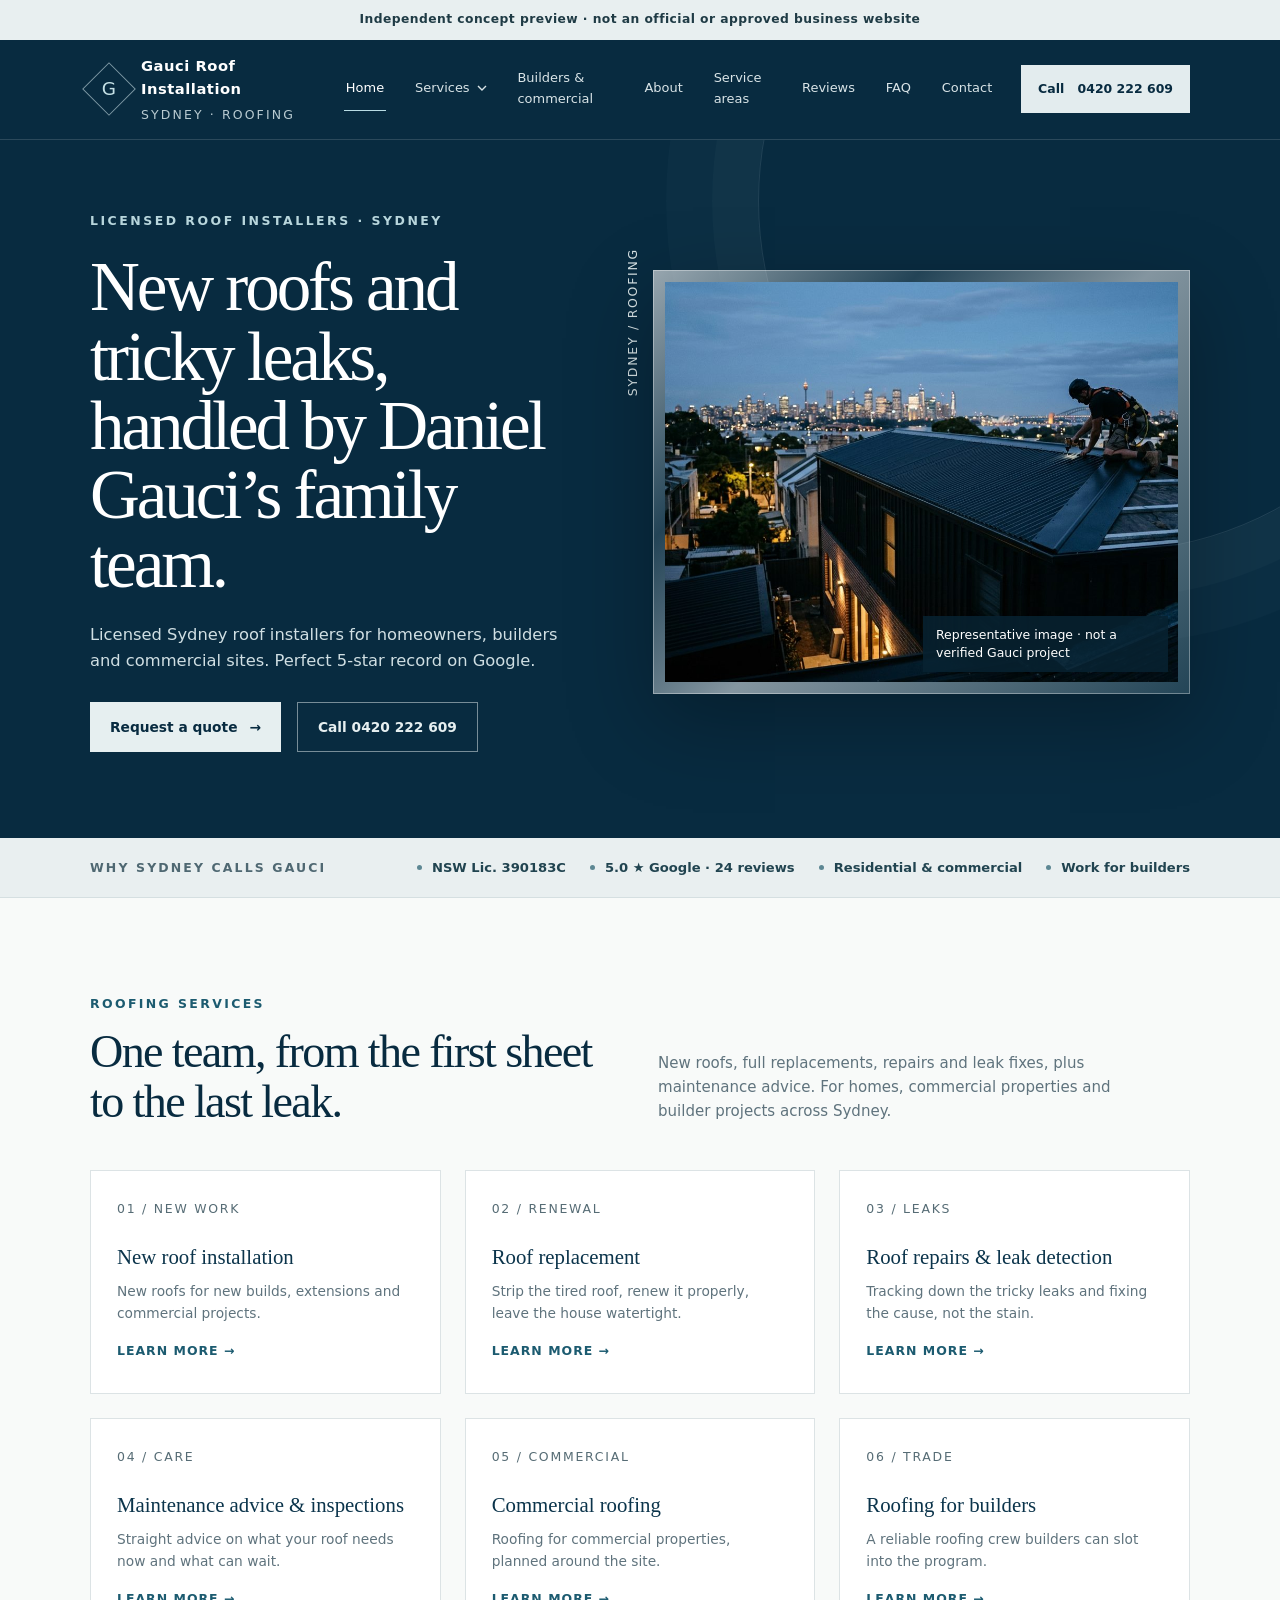
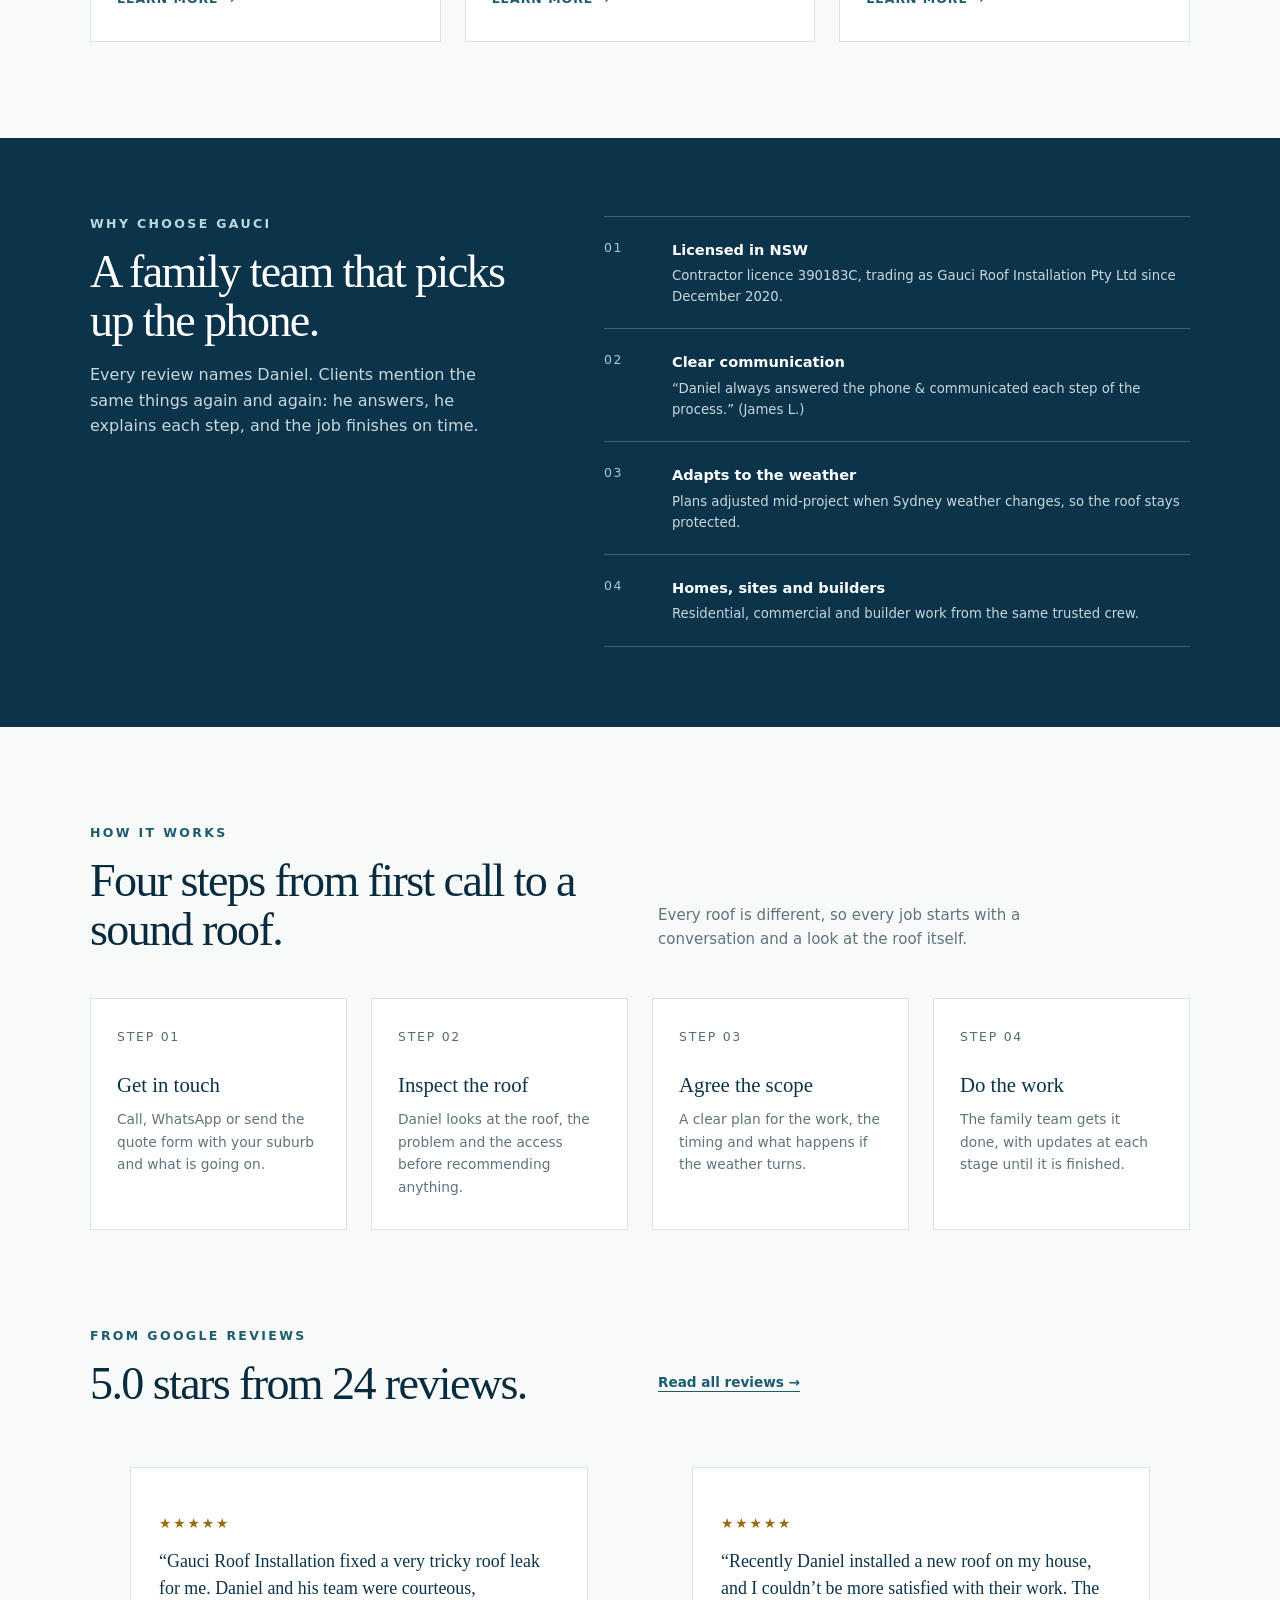
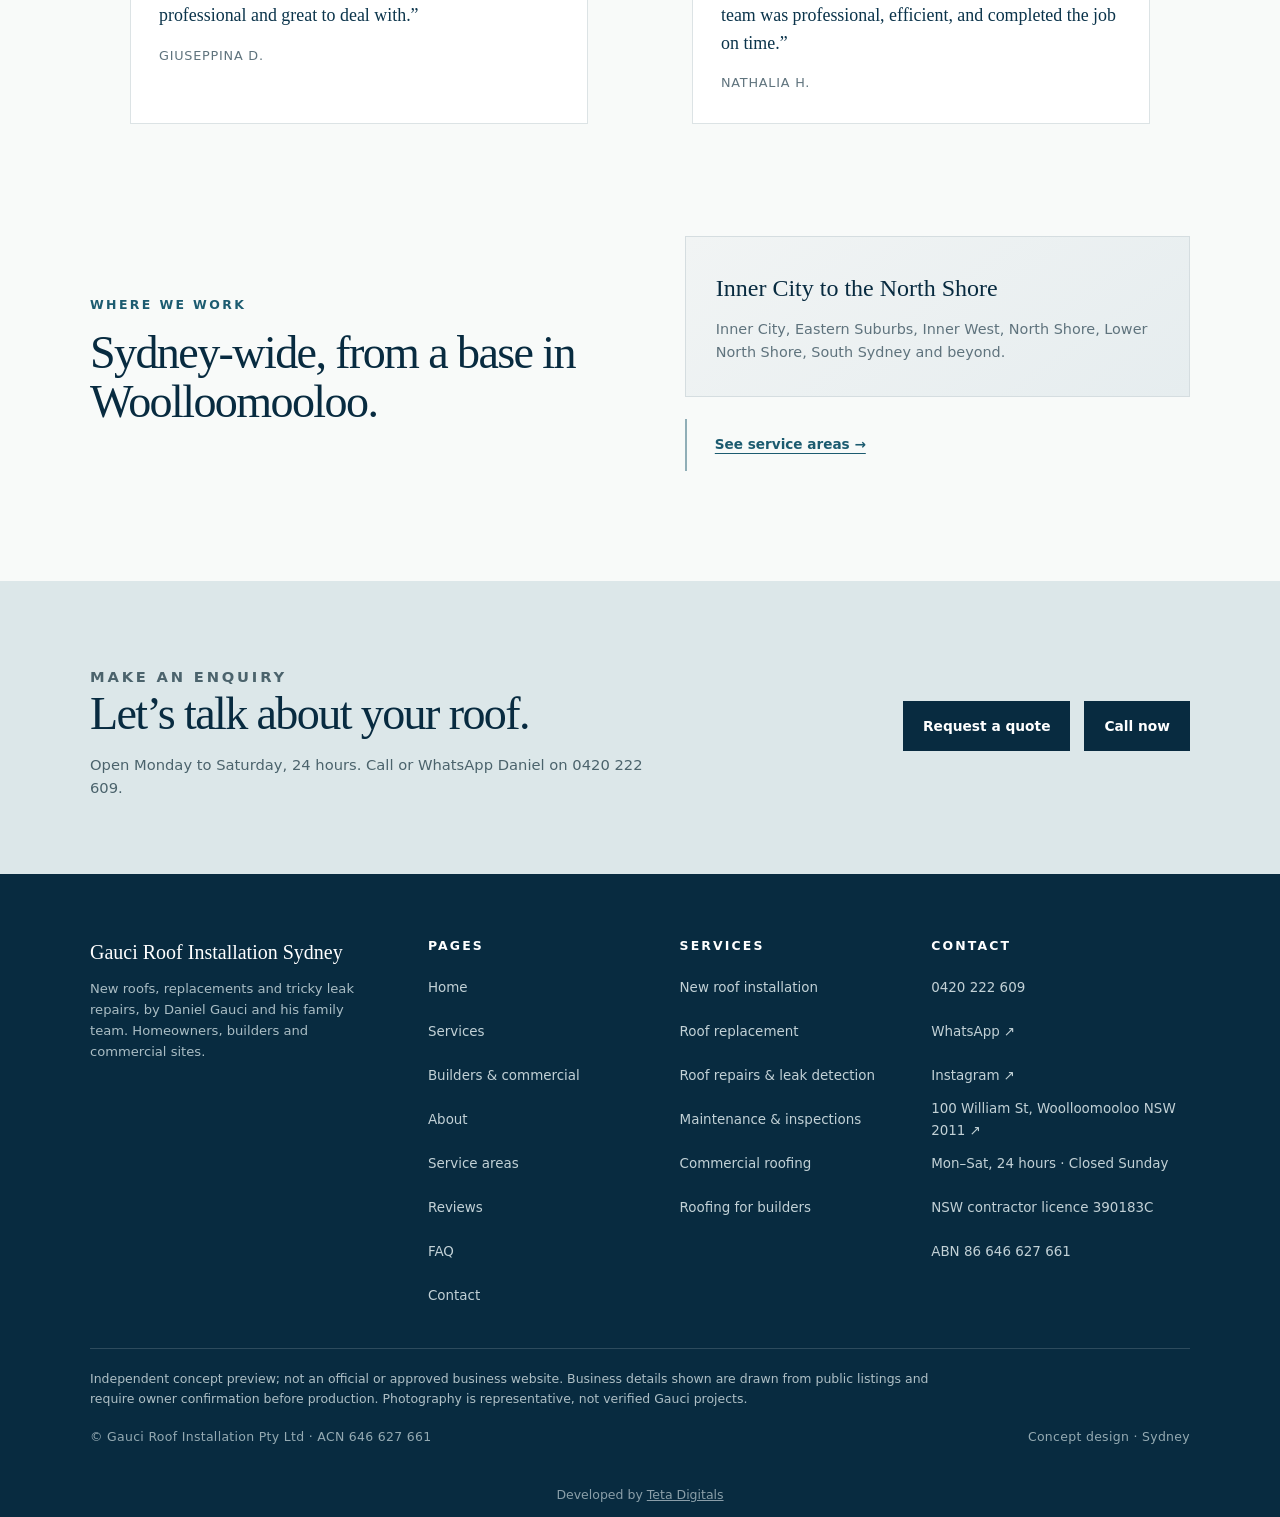
<file: gauci-roof-installation/index.html>
<!doctype html>
<html lang="en">
<head>
<meta charset="utf-8">
<meta name="robots" content="noindex,nofollow">
<meta name="viewport" content="width=device-width, initial-scale=1">
<meta name="description" content="Concept preview site for Gauci Roof Installation Sydney: new roofs, replacements, repairs and tricky leak fixes for homeowners, builders and commercial sites.">
<meta name="theme-color" content="#082b40">
<title>Gauci Roof Installation Sydney — Independent Concept Preview</title>
<style>
:root{
  color-scheme: light;
  --ocean-950:#082b40; --ocean-900:#0b344b; --ocean-800:#12445b; --ocean-700:#1c5b70;
  --ink:#102d3d; --muted:#5f737d; --silver:#d5dde0; --silver-light:#edf1f2;
  --paper:#f8faf9; --white:#fff; --line:#dce3e5; --accent:#b9dce4;
  --serif:Georgia,"Times New Roman",serif;
  --sans:Inter,ui-sans-serif,system-ui,-apple-system,BlinkMacSystemFont,"Segoe UI",sans-serif;
  --content:1160px;
}
*{box-sizing:border-box}
html{scroll-behavior:smooth}
body{margin:0;background:var(--paper);color:var(--ink);font:16px/1.6 var(--sans);-webkit-font-smoothing:antialiased}
img{max-width:100%}
a{color:inherit}
a:focus-visible,button:focus-visible,input:focus-visible,select:focus-visible,textarea:focus-visible,summary:focus-visible{outline:3px solid #2f7f97;outline-offset:3px;border-radius:3px}
.preview-banner{padding:10px 20px;background:#e8eff0;color:#1f3b45;text-align:center;font-size:.77rem;font-weight:650;letter-spacing:.035em}
.skip{position:absolute;left:-9999px}
.skip:focus{left:12px;top:12px;z-index:60;background:#fff;color:var(--ocean-950);padding:12px 16px;font-weight:700}

/* header */
.site-header{position:sticky;top:0;z-index:40;background:var(--ocean-950);color:var(--white);border-bottom:1px solid rgba(255,255,255,.14)}
.header-inner{max-width:var(--content);min-height:88px;padding:14px 30px;margin:auto;display:flex;align-items:center;justify-content:space-between;gap:24px}
.brand{display:inline-flex;align-items:center;gap:13px;text-decoration:none;min-width:0}
.brand-mark{width:38px;height:38px;flex:0 0 auto;display:grid;place-items:center;border:1px solid rgba(219,238,242,.55);color:#c4e0e5;font-size:1.15rem;line-height:1;transform:rotate(45deg)}
.brand-mark span{transform:rotate(-45deg)}
.brand-name{display:block;font-size:.92rem;font-weight:700;letter-spacing:.035em}
.brand-location{display:block;margin-top:4px;color:#b9cbd1;font-size:.68rem;letter-spacing:.17em;text-transform:uppercase}
.nav{display:flex;align-items:center;gap:clamp(12px,2.1vw,28px)}
.nav-link{display:inline-flex;align-items:center;min-height:44px;padding:0 2px;font-size:.81rem;text-decoration:none;color:#d9e4e7;border-bottom:1px solid transparent;transition:color .18s ease,border-color .18s ease}
.nav-link:hover{color:#fff}
.nav-link.is-active{color:#fff;border-bottom-color:var(--accent)}
.nav-cta{min-height:44px;padding:11px 17px;display:inline-flex;align-items:center;gap:9px;color:var(--ocean-950);background:#e3ecee;font-weight:750;font-size:.8rem;text-decoration:none;transition:background .18s ease,transform .18s ease}
.nav-cta:hover{background:#fff;transform:translateY(-1px)}
.has-drop{position:relative;display:flex;align-items:center}
.drop-toggle{display:inline-flex;align-items:center;gap:7px;min-height:44px;padding:0 2px;background:none;border:0;border-bottom:1px solid transparent;color:#d9e4e7;font:inherit;font-size:.81rem;cursor:pointer}
.drop-toggle:hover{color:#fff}
.drop-toggle.is-active{color:#fff;border-bottom-color:var(--accent)}
.drop-toggle svg{transition:transform .2s ease}
.has-drop[data-open="true"] .drop-toggle svg{transform:rotate(180deg)}
.drop{position:absolute;top:calc(100% + 6px);left:-14px;min-width:290px;padding:10px;background:#fff;color:var(--ink);border:1px solid var(--line);box-shadow:0 26px 60px rgba(8,43,64,.22);display:none;flex-direction:column}
.has-drop[data-open="true"] .drop{display:flex}
.drop a{display:flex;align-items:center;min-height:44px;padding:9px 12px;font-size:.84rem;text-decoration:none;color:var(--ocean-900);border-left:2px solid transparent}
.drop a:hover,.drop a.is-active{background:var(--silver-light);border-left-color:var(--ocean-700)}
.drop .drop-all{margin-top:4px;border-top:1px solid var(--line);font-weight:700}
.burger{display:none;width:44px;height:44px;align-items:center;justify-content:center;background:none;border:1px solid rgba(255,255,255,.3);color:#fff;cursor:pointer}
.burger span{display:block;position:relative;width:19px;height:1.5px;background:#fff}
.burger span::before,.burger span::after{content:"";position:absolute;left:0;width:19px;height:1.5px;background:#fff;transition:transform .2s ease,top .2s ease}
.burger span::before{top:-6px}.burger span::after{top:6px}
.burger[aria-expanded="true"] span{background:transparent}
.burger[aria-expanded="true"] span::before{top:0;transform:rotate(45deg)}
.burger[aria-expanded="true"] span::after{top:0;transform:rotate(-45deg)}
.mobile-nav{display:none;background:var(--ocean-900);border-top:1px solid rgba(255,255,255,.14)}
.mobile-nav.is-open{display:block}
.mobile-nav ul{list-style:none;margin:0;padding:8px 20px 22px}
.mobile-nav a{display:flex;align-items:center;min-height:48px;padding:4px 0;color:#dce7ea;font-size:.95rem;text-decoration:none;border-bottom:1px solid rgba(255,255,255,.12)}
.mobile-nav a.is-active{color:#fff;font-weight:700}
.mobile-nav .sub a{padding-left:16px;font-size:.86rem;color:#b9cbd1}
.mobile-nav .m-cta{margin-top:16px;justify-content:center;background:#e3ecee;color:var(--ocean-950);font-weight:750;border:0}

/* page frame */
main{min-height:60vh}
.route{display:none}
.route.is-current{display:block;animation:fade .42s ease both}
@keyframes fade{from{opacity:0;transform:translateY(10px)}to{opacity:1;transform:none}}
.section{max-width:var(--content);margin:auto;padding:96px 30px}
.section--tight{padding-top:64px}
.section-kicker{margin:0 0 13px;color:var(--ocean-700);font-size:.69rem;font-weight:750;letter-spacing:.19em;text-transform:uppercase}
h1{margin:0;font-family:var(--serif);font-size:clamp(2.7rem,5.4vw,5rem);line-height:1;letter-spacing:-.045em;font-weight:400}
h2{margin:0;color:var(--ocean-950);font:400 clamp(2rem,3.6vw,3.2rem)/1.08 var(--serif);letter-spacing:-.035em}
h3{font-family:var(--serif);font-weight:400}
.section-heading{display:grid;grid-template-columns:1fr 1fr;align-items:end;gap:36px;margin-bottom:43px}
.section-intro{max-width:460px;margin:0 0 4px;color:var(--muted);font-size:.94rem}
.lede{max-width:640px;color:var(--muted);font-size:1rem}
.prose p{color:var(--muted);font-size:.95rem;max-width:66ch}
.prose h3{color:var(--ocean-900);font-size:1.5rem;margin:34px 0 10px}
.prose ul{color:var(--muted);font-size:.93rem;max-width:66ch;padding-left:20px}
.prose li{margin-bottom:8px}

/* hero */
.hero{position:relative;overflow:hidden;background:var(--ocean-950);color:var(--white)}
.hero::after{content:"";position:absolute;right:-180px;top:-290px;width:700px;height:700px;border:1px solid rgba(210,231,235,.12);border-radius:50%;box-shadow:0 0 0 46px rgba(210,231,235,.025),0 0 0 92px rgba(210,231,235,.02);pointer-events:none}
.hero-inner{position:relative;z-index:1;max-width:var(--content);margin:auto;padding:72px 30px 86px;display:grid;grid-template-columns:.95fr 1.05fr;align-items:center;gap:clamp(40px,6vw,80px)}
.eyebrow{margin:0 0 22px;color:#b8d6dc;font-size:.72rem;line-height:1.5;font-weight:700;letter-spacing:.2em;text-transform:uppercase}
.hero h1{max-width:580px}
.hero-copy{max-width:470px;margin:24px 0 28px;color:#d0dfe3;font-size:1.02rem}
.hero-actions{display:flex;align-items:center;flex-wrap:wrap;gap:16px}
.button{min-height:50px;padding:13px 20px;display:inline-flex;align-items:center;justify-content:center;gap:12px;background:#e6eff0;color:var(--ocean-950);font-weight:750;font-size:.86rem;text-decoration:none;border:0;cursor:pointer;transition:background .18s ease,transform .18s ease}
.button:hover{background:#fff;transform:translateY(-1px)}
.button--ghost{background:transparent;color:#e6eff0;border:1px solid rgba(230,239,240,.5)}
.button--ghost:hover{background:rgba(230,239,240,.12);color:#fff}
.button--dark{background:var(--ocean-950);color:#fff}
.button--dark:hover{background:var(--ocean-700);color:#fff}
.text-link{display:inline-flex;align-items:center;min-height:44px;color:#d7e5e8;text-underline-offset:5px;font-size:.84rem}
.link-ink{display:inline-flex;align-items:center;min-height:44px;color:var(--ocean-700);font-weight:650;font-size:.85rem;text-underline-offset:4px}
.photo-frame{position:relative;padding:12px;background:linear-gradient(135deg,rgba(255,255,255,.58),rgba(157,179,186,.18) 28%,rgba(255,255,255,.5) 52%,rgba(83,115,127,.36));box-shadow:0 28px 80px rgba(0,0,0,.28)}
.photo-frame::before{content:"";position:absolute;inset:0;border:1px solid rgba(255,255,255,.34);pointer-events:none}
.photo-frame img{display:block;width:100%;aspect-ratio:1.28/1;object-fit:cover;background:#315365}
.photo-caption{position:absolute;right:22px;bottom:22px;max-width:245px;padding:10px 13px;color:#fff;background:rgba(7,34,49,.86);font-size:.69rem;line-height:1.45}
.hero-index{position:absolute;top:-22px;left:-30px;color:#d8e3e5;font-size:.69rem;letter-spacing:.14em;writing-mode:vertical-rl;transform:rotate(180deg)}
.hero-art{position:relative;min-width:0}

/* page banner */
.page-hero{background:var(--ocean-950);color:#fff;position:relative;overflow:hidden}
.page-hero::after{content:"";position:absolute;left:-220px;bottom:-320px;width:620px;height:620px;border:1px solid rgba(210,231,235,.12);border-radius:50%;pointer-events:none}
.page-hero-inner{position:relative;z-index:1;max-width:var(--content);margin:auto;padding:62px 30px 66px}
.page-hero h1{font-size:clamp(2.4rem,4.6vw,4rem);max-width:17ch}
.page-hero p{max-width:620px;margin:20px 0 0;color:#cedde1;font-size:1rem}
.crumbs{margin:0 0 18px;color:#9fbcc5;font-size:.71rem;letter-spacing:.14em;text-transform:uppercase}
.crumbs a{display:inline-flex;align-items:center;min-height:44px;text-decoration:none;color:#b8d6dc}
.crumbs a:hover{color:#fff;text-decoration:underline}

/* strip */
.service-strip{background:#e9eff0;border-bottom:1px solid #d5dfe1}
.strip-inner{max-width:var(--content);margin:auto;padding:19px 30px;display:flex;flex-wrap:wrap;align-items:center;justify-content:space-between;gap:12px 24px}
.strip-label{color:#4f6872;font-size:.69rem;font-weight:750;letter-spacing:.17em;text-transform:uppercase}
.strip-items{display:flex;flex-wrap:wrap;gap:9px 24px;color:#214450;font-size:.82rem;font-weight:650}
.strip-items span::before{content:"";display:inline-block;width:5px;height:5px;margin:0 10px 2px 0;background:#5d8793;border-radius:50%}

/* cards */
.grid{display:grid;gap:24px}
.grid-2{grid-template-columns:repeat(2,1fr)}
.grid-3{grid-template-columns:repeat(3,1fr)}
.grid-4{grid-template-columns:repeat(4,1fr)}
.card{display:block;padding:28px 26px 30px;background:#fff;border:1px solid var(--line);text-decoration:none;transition:transform .2s ease,box-shadow .2s ease,border-color .2s ease}
a.card:hover{transform:translateY(-3px);box-shadow:0 22px 48px rgba(8,43,64,.12);border-color:#bed0d5}
.card .num{display:block;margin-bottom:26px;color:#7a8f97;font-size:.69rem;letter-spacing:.14em}
.card h3{margin:0 0 10px;color:var(--ocean-900);font-size:1.3rem;line-height:1.2}
.card p{margin:0;color:var(--muted);font-size:.86rem;line-height:1.65}
.card .more{display:inline-block;margin-top:16px;color:var(--ocean-700);font-size:.78rem;font-weight:700;letter-spacing:.08em;text-transform:uppercase}
.panel{padding:32px 30px;background:linear-gradient(145deg,#f1f4f4,#e6edef);border:1px solid var(--silver)}
.panel h3{margin:0 0 10px;color:var(--ocean-950);font-size:1.5rem}
.panel p{margin:0;color:var(--muted);font-size:.9rem}
.note{padding:4px 0 4px 28px;border-left:2px solid #90aeb7;color:#4b636c;font-size:.91rem}

/* dark band */
.band{background:var(--ocean-900);color:#fff}
.band-inner{max-width:var(--content);margin:auto;padding:76px 30px 80px}
.band h2{color:#fff}
.band .section-kicker{color:#b9d8df}
.band p{color:#c8d8dd}
.steps{margin:2px 0 0;padding:0;list-style:none;border-top:1px solid rgba(255,255,255,.22)}
.steps li{display:grid;grid-template-columns:56px 1fr;gap:12px;padding:21px 0;border-bottom:1px solid rgba(255,255,255,.22)}
.steps .step{color:#a9c8d0;font-size:.73rem;letter-spacing:.12em}
.steps strong{display:block;margin-bottom:4px;font-size:.91rem;font-weight:700;color:#fff}
.steps span:last-child{color:#c8d8dd;font-size:.83rem}
.split{display:grid;grid-template-columns:.84fr 1.16fr;gap:clamp(36px,7vw,96px);align-items:start}
.split--even{grid-template-columns:1fr 1fr;align-items:center}
.split--contact{grid-template-columns:1.1fr .9fr}

/* quotes */
.quote{padding:30px 28px;background:#fff;border:1px solid var(--line)}
.quote blockquote{margin:0;color:var(--ocean-900);font:400 1.12rem/1.52 var(--serif)}
.quote figcaption{margin-top:16px;color:var(--muted);font-size:.8rem;letter-spacing:.06em;text-transform:uppercase}
.stars{color:#9a6b12;letter-spacing:.14em;font-size:.86rem}
.rating-row{display:flex;flex-wrap:wrap;align-items:center;gap:14px 22px;margin-bottom:28px}
.rating-big{font:400 2.6rem/1 var(--serif);color:var(--ocean-950)}

/* facts list */
.facts{list-style:none;margin:0;padding:0;border-top:1px solid var(--line)}
.facts li{display:flex;flex-wrap:wrap;justify-content:space-between;gap:8px 20px;padding:15px 0;border-bottom:1px solid var(--line);font-size:.9rem}
.facts dt,.facts .k{color:var(--muted);font-size:.8rem;letter-spacing:.08em;text-transform:uppercase}
.facts .v{font-weight:650;color:var(--ocean-900)}

/* areas */
.area-grid{display:grid;grid-template-columns:repeat(3,1fr);gap:1px;background:var(--line);border:1px solid var(--line)}
.area-grid article{background:#fff;padding:26px 24px}
.area-grid h3{margin:0 0 8px;color:var(--ocean-900);font-size:1.25rem}
.area-grid p{margin:0;color:var(--muted);font-size:.84rem}

/* faq */
.faq{border-top:1px solid var(--line)}
.faq details{border-bottom:1px solid var(--line);background:#fff}
.faq summary{display:flex;align-items:center;justify-content:space-between;gap:18px;min-height:64px;padding:16px 20px;cursor:pointer;color:var(--ocean-900);font-size:1rem;font-weight:650;list-style:none}
.faq summary::-webkit-details-marker{display:none}
.faq summary::after{content:"+";font-size:1.35rem;color:var(--ocean-700);line-height:1}
.faq details[open] summary::after{content:"–"}
.faq .answer{padding:0 20px 22px;color:var(--muted);font-size:.92rem;max-width:72ch}

/* form */
.form{padding:32px 30px;background:#fff;border:1px solid var(--line)}
.field{margin-bottom:18px;display:block}
.field label{display:block;margin-bottom:7px;font-size:.78rem;font-weight:700;letter-spacing:.09em;text-transform:uppercase;color:#4a626c}
.field input,.field select,.field textarea{width:100%;min-height:48px;padding:12px 14px;border:1px solid #c6d2d6;background:var(--paper);color:var(--ink);font:inherit;font-size:.92rem;border-radius:0}
.field textarea{min-height:124px;resize:vertical}
.form-note{margin:14px 0 0;color:var(--muted);font-size:.78rem}
.thanks{margin-top:18px;padding:16px 18px;background:#e5eff1;border-left:3px solid var(--ocean-700);color:#1f3b45;font-size:.9rem}
.contact-cards{display:grid;grid-template-columns:repeat(2,1fr);gap:18px}
.contact-cards .card p{margin:4px 0 0}
.contact-cards a{color:var(--ocean-700);font-weight:650}
.map-card{display:block;padding:0;overflow:hidden;border:1px solid var(--line);background:#fff;text-decoration:none}
.map-face{height:200px;background:
  repeating-linear-gradient(90deg,rgba(8,43,64,.07) 0 1px,transparent 1px 44px),
  repeating-linear-gradient(0deg,rgba(8,43,64,.07) 0 1px,transparent 1px 44px),
  linear-gradient(145deg,#eaf1f2,#dbe6e8);position:relative}
.map-face::after{content:"";position:absolute;left:50%;top:50%;width:16px;height:16px;margin:-16px 0 0 -8px;background:var(--ocean-700);border-radius:50% 50% 50% 0;transform:rotate(-45deg);box-shadow:0 6px 16px rgba(8,43,64,.35)}
.map-card .map-copy{padding:18px 20px}

/* cta band */
.cta{background:#dce7e9}
.cta-inner{max-width:var(--content);margin:auto;padding:70px 30px 74px;display:flex;align-items:center;justify-content:space-between;gap:34px;flex-wrap:wrap}
.cta h2{max-width:620px}
.cta p{margin:14px 0 0;color:#4b636c;font-size:.92rem;max-width:560px}
.cta-actions{display:flex;gap:14px;flex-wrap:wrap}

/* footer */
.site-footer{color:#c2d1d6;background:var(--ocean-950)}
.footer-inner{max-width:var(--content);margin:auto;padding:62px 30px 26px}
.footer-grid{display:grid;grid-template-columns:1.4fr 1fr 1fr 1.2fr;gap:36px;padding-bottom:30px;border-bottom:1px solid rgba(255,255,255,.15)}
.footer-title{color:#fff;font-family:var(--serif);font-size:1.25rem}
.footer-sub{margin:10px 0 0;color:#aabdc4;font-size:.82rem;max-width:34ch}
.footer-grid h4{margin:0 0 10px;color:#fff;font-size:.72rem;font-weight:750;letter-spacing:.17em;text-transform:uppercase}
.footer-grid ul{list-style:none;margin:0;padding:0}
.footer-grid li a,.footer-grid li span{display:flex;align-items:center;min-height:44px;color:#c2d1d6;font-size:.84rem;text-decoration:none}
.footer-grid li a:hover{color:#fff;text-decoration:underline}
.footer-disclaimer{max-width:860px;margin:20px 0 0;color:#aebfc5;font-size:.72rem;line-height:1.6}
.footer-bottom{display:flex;justify-content:space-between;gap:16px;margin-top:18px;color:#94aab2;font-size:.68rem;letter-spacing:.025em;flex-wrap:wrap}

/* reveal + back to top */
.reveal{opacity:0;transform:translateY(18px);transition:opacity .6s ease,transform .6s ease}
.reveal.is-in{opacity:1;transform:none}
#toTop{position:fixed;right:20px;bottom:20px;z-index:50;width:48px;height:48px;display:grid;place-items:center;background:var(--ocean-950);color:#fff;border:1px solid rgba(255,255,255,.25);cursor:pointer;opacity:0;visibility:hidden;pointer-events:none;transition:opacity .25s ease}
#toTop.is-shown{opacity:1;visibility:visible;pointer-events:auto}
#toTop:hover{background:var(--ocean-700)}

@media (max-width:980px){
  .nav .desktop-only{display:none}
  .burger{display:inline-flex}
  .hero-inner{grid-template-columns:1fr;gap:40px;padding:56px 30px 64px}
  .grid-4{grid-template-columns:repeat(2,1fr)}
  .grid-3{grid-template-columns:repeat(2,1fr)}
  .split,.split--even,.split--contact{grid-template-columns:1fr;gap:34px}
  .area-grid{grid-template-columns:repeat(2,1fr)}
  .footer-grid{grid-template-columns:1fr 1fr;gap:26px}
}
@media (max-width:640px){
  .preview-banner{padding:9px 14px;font-size:.68rem}
  .header-inner{min-height:72px;padding:12px 20px}
  .brand-mark{width:32px;height:32px}
  .brand-name{font-size:.8rem}
  .brand-location{font-size:.59rem}
  .nav-cta{padding:9px 12px;font-size:.74rem}
  .section{padding:58px 20px}
  .hero-inner{padding:46px 20px 54px}
  .page-hero-inner{padding:46px 20px 50px}
  .band-inner{padding:58px 20px 62px}
  .cta-inner{padding:54px 20px;flex-direction:column;align-items:flex-start}
  .section-heading{grid-template-columns:1fr;gap:16px;margin-bottom:30px}
  .grid-2,.grid-3,.grid-4,.area-grid,.contact-cards{grid-template-columns:1fr}
  .footer-grid{grid-template-columns:1fr}
  .footer-inner{padding:44px 20px 22px}
  .strip-inner{padding:16px 20px;align-items:flex-start}
  .strip-items{gap:7px 17px;font-size:.76rem}
  .form{padding:24px 20px}
  .hero-index{display:none}
}
@media (prefers-reduced-motion:reduce){*,*::before,*::after{scroll-behavior:auto!important;transition:none!important;animation:none!important}.reveal{opacity:1;transform:none}}
/* legibility floor: 12px minimum, AA contrast, 44px targets */
.preview-banner,.preview-banner{font-size:.77rem}
.brand-location,.eyebrow,.photo-caption,.hero-index,.strip-label,.section-kicker,.card .num,.steps .step,.footer-grid h4,.footer-disclaimer,.footer-bottom,.crumbs,.nav-cta{font-size:.78rem}
.card .num{color:#566c75}
.skip{display:inline-flex;align-items:center;min-height:44px;min-width:44px}
.burger{flex:0 0 44px;min-width:44px}
.brand{min-height:48px}
.nav-cta{min-width:48px;min-height:48px;justify-content:center;flex:0 0 auto}
@media (max-width:640px){
  .preview-banner{font-size:.77rem}
  .brand-location{font-size:.75rem;letter-spacing:.12em}
  .nav-cta{font-size:.78rem;padding:9px 10px}
  .brand-name{font-size:.8rem}
}
@media (max-width:420px){
  .header-inner{gap:10px;padding:12px 14px}
  .brand{gap:10px}
  .nav{gap:8px}
  .nav-cta .cta-long{display:none}
}
</style>
</head>
<body>
<div class="preview-banner" role="note">Independent concept preview · not an official or approved business website</div>
<a class="skip" href="#main">Skip to content</a>

<header class="site-header">
  <div class="header-inner">
    <a class="brand" href="#/" aria-label="Gauci Roof Installation Sydney, home">
      <span class="brand-mark" aria-hidden="true"><span>G</span></span>
      <span class="brand-copy"><span class="brand-name">Gauci Roof Installation</span><span class="brand-location">Sydney · Roofing</span></span>
    </a>
    <nav class="nav" aria-label="Main navigation">
      <a class="nav-link desktop-only" href="#/" data-route-link="/">Home</a>
      <div class="has-drop desktop-only" data-open="false">
        <button class="drop-toggle" type="button" aria-expanded="false" aria-controls="services-drop">Services
          <svg width="10" height="7" viewBox="0 0 10 7" aria-hidden="true"><path d="M1 1l4 4 4-4" fill="none" stroke="currentColor" stroke-width="1.4"/></svg>
        </button>
        <div class="drop" id="services-drop">
          <a href="#/services/new-roof-installation" data-route-link="/services/new-roof-installation">New roof installation</a>
          <a href="#/services/roof-replacement" data-route-link="/services/roof-replacement">Roof replacement</a>
          <a href="#/services/roof-repairs-leak-detection" data-route-link="/services/roof-repairs-leak-detection">Roof repairs &amp; leak detection</a>
          <a href="#/services/maintenance-inspections" data-route-link="/services/maintenance-inspections">Maintenance advice &amp; inspections</a>
          <a href="#/services/commercial-roofing" data-route-link="/services/commercial-roofing">Commercial roofing</a>
          <a href="#/services/roofing-for-builders" data-route-link="/services/roofing-for-builders">Roofing for builders</a>
          <a class="drop-all" href="#/services" data-route-link="/services">All services</a>
        </div>
      </div>
      <a class="nav-link desktop-only" href="#/builders-commercial" data-route-link="/builders-commercial">Builders &amp; commercial</a>
      <a class="nav-link desktop-only" href="#/about" data-route-link="/about">About</a>
      <a class="nav-link desktop-only" href="#/areas" data-route-link="/areas">Service areas</a>
      <a class="nav-link desktop-only" href="#/reviews" data-route-link="/reviews">Reviews</a>
      <a class="nav-link desktop-only" href="#/faq" data-route-link="/faq">FAQ</a>
      <a class="nav-link desktop-only" href="#/contact" data-route-link="/contact">Contact</a>
      <a class="nav-cta" href="tel:+61420222609" aria-label="Call 0420 222 609">Call<span class="cta-long">&nbsp;0420 222 609</span></a>
      <button class="burger" type="button" aria-expanded="false" aria-controls="mobile-nav" aria-label="Open menu"><span></span></button>
    </nav>
  </div>
  <div class="mobile-nav" id="mobile-nav">
    <ul>
      <li><a href="#/" data-route-link="/">Home</a></li>
      <li><a href="#/services" data-route-link="/services">Services</a></li>
      <li class="sub"><a href="#/services/new-roof-installation" data-route-link="/services/new-roof-installation">New roof installation</a></li>
      <li class="sub"><a href="#/services/roof-replacement" data-route-link="/services/roof-replacement">Roof replacement</a></li>
      <li class="sub"><a href="#/services/roof-repairs-leak-detection" data-route-link="/services/roof-repairs-leak-detection">Roof repairs &amp; leak detection</a></li>
      <li class="sub"><a href="#/services/maintenance-inspections" data-route-link="/services/maintenance-inspections">Maintenance advice &amp; inspections</a></li>
      <li class="sub"><a href="#/services/commercial-roofing" data-route-link="/services/commercial-roofing">Commercial roofing</a></li>
      <li class="sub"><a href="#/services/roofing-for-builders" data-route-link="/services/roofing-for-builders">Roofing for builders</a></li>
      <li><a href="#/builders-commercial" data-route-link="/builders-commercial">Builders &amp; commercial</a></li>
      <li><a href="#/about" data-route-link="/about">About</a></li>
      <li><a href="#/areas" data-route-link="/areas">Service areas</a></li>
      <li><a href="#/reviews" data-route-link="/reviews">Reviews</a></li>
      <li><a href="#/faq" data-route-link="/faq">FAQ</a></li>
      <li><a href="#/contact" data-route-link="/contact">Contact</a></li>
      <li><a class="m-cta" href="https://wa.me/61420222609" target="_blank" rel="noopener noreferrer">WhatsApp 0420 222 609</a></li>
    </ul>
  </div>
</header>

<main id="main">
<!-- HOME -->
<div class="route" data-route="/">
  <section class="hero" aria-labelledby="home-title">
    <div class="hero-inner">
      <div>
        <p class="eyebrow">Licensed roof installers · Sydney</p>
        <h1 id="home-title">New roofs and tricky leaks, handled by Daniel Gauci’s family team.</h1>
        <p class="hero-copy">Licensed Sydney roof installers for homeowners, builders and commercial sites. Perfect 5-star record on Google.</p>
        <div class="hero-actions">
          <a class="button" href="#/contact">Request a quote <span aria-hidden="true">→</span></a>
          <a class="button button--ghost" href="tel:+61420222609">Call 0420 222 609</a>
        </div>
      </div>
      <div class="hero-art">
        <span class="hero-index" aria-hidden="true">SYDNEY / ROOFING</span>
        <div class="photo-frame">
          <img src="gau-hero.jpg" alt="New matte-black roof on an inner-Sydney terrace house at dusk">
          <div class="photo-caption">Representative image · not a verified Gauci project</div>
        </div>
      </div>
    </div>
  </section>
  <div class="service-strip" aria-label="Credentials">
    <div class="strip-inner">
      <span class="strip-label">Why Sydney calls Gauci</span>
      <div class="strip-items"><span>NSW Lic. 390183C</span><span>5.0 ★ Google · 24 reviews</span><span>Residential &amp; commercial</span><span>Work for builders</span></div>
    </div>
  </div>

  <section class="section" aria-labelledby="home-services">
    <div class="section-heading reveal">
      <div><p class="section-kicker">Roofing services</p><h2 id="home-services">One team, from the first sheet to the last leak.</h2></div>
      <p class="section-intro">New roofs, full replacements, repairs and leak fixes, plus maintenance advice. For homes, commercial properties and builder projects across Sydney.</p>
    </div>
    <div class="grid grid-3">
      <a class="card reveal" href="#/services/new-roof-installation"><span class="num">01 / NEW WORK</span><h3>New roof installation</h3><p>New roofs for new builds, extensions and commercial projects.</p><span class="more">Learn more →</span></a>
      <a class="card reveal" href="#/services/roof-replacement"><span class="num">02 / RENEWAL</span><h3>Roof replacement</h3><p>Strip the tired roof, renew it properly, leave the house watertight.</p><span class="more">Learn more →</span></a>
      <a class="card reveal" href="#/services/roof-repairs-leak-detection"><span class="num">03 / LEAKS</span><h3>Roof repairs &amp; leak detection</h3><p>Tracking down the tricky leaks and fixing the cause, not the stain.</p><span class="more">Learn more →</span></a>
      <a class="card reveal" href="#/services/maintenance-inspections"><span class="num">04 / CARE</span><h3>Maintenance advice &amp; inspections</h3><p>Straight advice on what your roof needs now and what can wait.</p><span class="more">Learn more →</span></a>
      <a class="card reveal" href="#/services/commercial-roofing"><span class="num">05 / COMMERCIAL</span><h3>Commercial roofing</h3><p>Roofing for commercial properties, planned around the site.</p><span class="more">Learn more →</span></a>
      <a class="card reveal" href="#/services/roofing-for-builders"><span class="num">06 / TRADE</span><h3>Roofing for builders</h3><p>A reliable roofing crew builders can slot into the program.</p><span class="more">Learn more →</span></a>
    </div>
  </section>

  <section class="band" aria-labelledby="home-why">
    <div class="band-inner split">
      <div class="reveal">
        <p class="section-kicker">Why choose Gauci</p>
        <h2 id="home-why">A family team that picks up the phone.</h2>
        <p>Every review names Daniel. Clients mention the same things again and again: he answers, he explains each step, and the job finishes on time.</p>
      </div>
      <ol class="steps reveal">
        <li><span class="step">01</span><span><strong>Licensed in NSW</strong><span>Contractor licence 390183C, trading as Gauci Roof Installation Pty Ltd since December 2020.</span></span></li>
        <li><span class="step">02</span><span><strong>Clear communication</strong><span>“Daniel always answered the phone &amp; communicated each step of the process.” (James L.)</span></span></li>
        <li><span class="step">03</span><span><strong>Adapts to the weather</strong><span>Plans adjusted mid-project when Sydney weather changes, so the roof stays protected.</span></span></li>
        <li><span class="step">04</span><span><strong>Homes, sites and builders</strong><span>Residential, commercial and builder work from the same trusted crew.</span></span></li>
      </ol>
    </div>
  </section>

  <section class="section" aria-labelledby="home-process">
    <div class="section-heading reveal">
      <div><p class="section-kicker">How it works</p><h2 id="home-process">Four steps from first call to a sound roof.</h2></div>
      <p class="section-intro">Every roof is different, so every job starts with a conversation and a look at the roof itself.</p>
    </div>
    <div class="grid grid-4">
      <div class="card reveal"><span class="num">STEP 01</span><h3>Get in touch</h3><p>Call, WhatsApp or send the quote form with your suburb and what is going on.</p></div>
      <div class="card reveal"><span class="num">STEP 02</span><h3>Inspect the roof</h3><p>Daniel looks at the roof, the problem and the access before recommending anything.</p></div>
      <div class="card reveal"><span class="num">STEP 03</span><h3>Agree the scope</h3><p>A clear plan for the work, the timing and what happens if the weather turns.</p></div>
      <div class="card reveal"><span class="num">STEP 04</span><h3>Do the work</h3><p>The family team gets it done, with updates at each stage until it is finished.</p></div>
    </div>
  </section>

  <section class="section section--tight" aria-labelledby="home-reviews" style="padding-top:0">
    <div class="section-heading reveal">
      <div><p class="section-kicker">From Google reviews</p><h2 id="home-reviews">5.0 stars from 24 reviews.</h2></div>
      <p class="section-intro"><a class="link-ink" href="#/reviews">Read all reviews →</a></p>
    </div>
    <div class="grid grid-2">
      <figure class="quote reveal"><p class="stars" aria-label="5 out of 5 stars">★★★★★</p><blockquote>“Gauci Roof Installation fixed a very tricky roof leak for me. Daniel and his team were courteous, professional and great to deal with.”</blockquote><figcaption>Giuseppina D.</figcaption></figure>
      <figure class="quote reveal"><p class="stars" aria-label="5 out of 5 stars">★★★★★</p><blockquote>“Recently Daniel installed a new roof on my house, and I couldn’t be more satisfied with their work. The team was professional, efficient, and completed the job on time.”</blockquote><figcaption>Nathalia H.</figcaption></figure>
    </div>
  </section>

  <section class="section" aria-labelledby="home-areas" style="padding-top:0">
    <div class="split split--even">
      <div class="reveal"><p class="section-kicker">Where we work</p><h2 id="home-areas">Sydney-wide, from a base in Woolloomooloo.</h2></div>
      <div class="reveal">
        <div class="panel"><h3>Inner City to the North Shore</h3><p>Inner City, Eastern Suburbs, Inner West, North Shore, Lower North Shore, South Sydney and beyond.</p></div>
        <p class="note" style="margin-top:22px"><a class="link-ink" href="#/areas">See service areas →</a></p>
      </div>
    </div>
  </section>

  <section class="cta" aria-labelledby="home-cta">
    <div class="cta-inner">
      <div><p class="section-kicker">Make an enquiry</p><h2 id="home-cta">Let’s talk about your roof.</h2><p>Open Monday to Saturday, 24 hours. Call or WhatsApp Daniel on 0420 222 609.</p></div>
      <div class="cta-actions"><a class="button button--dark" href="#/contact">Request a quote</a><a class="button button--dark" href="tel:+61420222609">Call now</a></div>
    </div>
  </section>
</div>

<!-- SERVICES -->
<div class="route" data-route="/services">
  <section class="page-hero"><div class="page-hero-inner">
    <p class="crumbs"><a href="#/">Home</a> / Services</p>
    <h1>Roofing services for homes, builders and commercial sites.</h1>
    <p>Six ways the Gauci family team looks after Sydney roofs, from a brand-new install to the leak nobody else could find.</p>
  </div></section>
  <section class="section">
    <div class="grid grid-3">
      <a class="card reveal" href="#/services/new-roof-installation"><span class="num">01 / NEW WORK</span><h3>New roof installation</h3><p>New roofs for residential and commercial clients, from new builds to extensions.</p><span class="more">View service →</span></a>
      <a class="card reveal" href="#/services/roof-replacement"><span class="num">02 / RENEWAL</span><h3>Roof replacement</h3><p>Replacing an existing roof that has reached the end of its life.</p><span class="more">View service →</span></a>
      <a class="card reveal" href="#/services/roof-repairs-leak-detection"><span class="num">03 / LEAKS</span><h3>Roof repairs &amp; leak detection</h3><p>Finding where the water really gets in and fixing it properly.</p><span class="more">View service →</span></a>
      <a class="card reveal" href="#/services/maintenance-inspections"><span class="num">04 / CARE</span><h3>Maintenance advice &amp; inspections</h3><p>An honest look at your roof and practical advice to keep it sound.</p><span class="more">View service →</span></a>
      <a class="card reveal" href="#/services/commercial-roofing"><span class="num">05 / COMMERCIAL</span><h3>Commercial roofing</h3><p>Installs, replacements and repairs for commercial properties.</p><span class="more">View service →</span></a>
      <a class="card reveal" href="#/services/roofing-for-builders"><span class="num">06 / TRADE</span><h3>Roofing for builders</h3><p>Roofing that keeps the builder’s program moving.</p><span class="more">View service →</span></a>
    </div>
  </section>
  <section class="cta"><div class="cta-inner">
    <div><p class="section-kicker">Not sure which?</p><h2>Describe the roof. Daniel will point you the right way.</h2><p>Call or WhatsApp 0420 222 609, Monday to Saturday.</p></div>
    <div class="cta-actions"><a class="button button--dark" href="#/contact">Request a quote</a></div>
  </div></section>
</div>

<!-- SERVICE DETAIL PAGES -->
<div class="route" data-route="/services/new-roof-installation">
  <section class="page-hero"><div class="page-hero-inner">
    <p class="crumbs"><a href="#/">Home</a> / <a href="#/services">Services</a> / New roof installation</p>
    <h1>New roof installation, done right first time.</h1>
    <p>New roofs for Sydney homes, extensions and commercial buildings, installed by Daniel Gauci’s licensed family team.</p>
  </div></section>
  <section class="section"><div class="split">
    <div class="reveal"><p class="section-kicker">What it is</p><h2>A complete roof, from frame to finish.</h2></div>
    <div class="prose reveal">
      <p>A new roof is fitted to a new build, an addition or a structure that has never had one. The team works from your plans, sets out the roof and installs it so it sheds Sydney’s heavy summer rain and handles the heat.</p>
      <h3>When you need it</h3>
      <ul><li>You are building a new home or knock-down rebuild</li><li>You are adding a second storey, extension or granny flat</li><li>A builder needs a roofing crew for a residential or commercial job</li><li>A commercial site needs a new roof on a new structure</li></ul>
    </div>
  </div></section>
  <section class="band"><div class="band-inner split">
    <div class="reveal"><p class="section-kicker">How the job is done</p><h2>Planned, installed, checked.</h2></div>
    <ol class="steps reveal">
      <li><span class="step">01</span><span><strong>Review the plans</strong><span>Daniel goes through the drawings, roof design and access with you or your builder.</span></span></li>
      <li><span class="step">02</span><span><strong>Agree scope and timing</strong><span>A clear scope, a start date and a plan for weather delays.</span></span></li>
      <li><span class="step">03</span><span><strong>Install</strong><span>The team installs the roof, flashings and finishing details.</span></span></li>
      <li><span class="step">04</span><span><strong>Walk-through</strong><span>A final check together, with updates the whole way through.</span></span></li>
    </ol>
  </div></section>
  <section class="section"><p class="section-kicker reveal">Related services</p><div class="grid grid-3">
    <a class="card reveal" href="#/services/roof-replacement"><h3>Roof replacement</h3><p>Renewing an existing roof.</p><span class="more">View →</span></a>
    <a class="card reveal" href="#/services/roofing-for-builders"><h3>Roofing for builders</h3><p>A crew for your build program.</p><span class="more">View →</span></a>
    <a class="card reveal" href="#/services/commercial-roofing"><h3>Commercial roofing</h3><p>Roofs for commercial sites.</p><span class="more">View →</span></a>
  </div></section>
  <section class="cta"><div class="cta-inner">
    <div><p class="section-kicker">Planning a new roof?</p><h2>Send the plans and talk it through with Daniel.</h2></div>
    <div class="cta-actions"><a class="button button--dark" href="#/contact">Request a quote</a><a class="button button--dark" href="tel:+61420222609">Call 0420 222 609</a></div>
  </div></section>
</div>

<div class="route" data-route="/services/roof-replacement">
  <section class="page-hero"><div class="page-hero-inner">
    <p class="crumbs"><a href="#/">Home</a> / <a href="#/services">Services</a> / Roof replacement</p>
    <h1>Roof replacement for roofs past patching.</h1>
    <p>When repairs no longer make sense, the old roof comes off and a new one goes on, with the house kept protected throughout.</p>
  </div></section>
  <section class="section"><div class="split">
    <div class="reveal"><p class="section-kicker">What it is</p><h2>Out with the old roof, in with a sound one.</h2></div>
    <div class="prose reveal">
      <p>A replacement removes the existing roofing and installs a new roof in its place. It is the right call when a roof keeps leaking in new places, the material has reached the end of its life, or you are renovating and want the roof to match.</p>
      <h3>Signs you may need it</h3>
      <ul><li>Leaks keep returning after repairs, or appear in several rooms</li><li>Widespread rust, cracked or slipping tiles, or brittle sheets</li><li>Sagging lines or water damage in the ceiling</li><li>You are renovating and the roof no longer suits the house</li></ul>
      <p>Not sure whether to repair or replace? An inspection will tell you honestly.</p>
    </div>
  </div></section>
  <section class="band"><div class="band-inner split">
    <div class="reveal"><p class="section-kicker">How the job is done</p><h2>A replacement planned around the weather.</h2></div>
    <ol class="steps reveal">
      <li><span class="step">01</span><span><strong>Inspect and advise</strong><span>Daniel checks the roof and explains whether replacement is really needed.</span></span></li>
      <li><span class="step">02</span><span><strong>Plan the changeover</strong><span>Scope, timing and how the house stays covered if rain comes in.</span></span></li>
      <li><span class="step">03</span><span><strong>Strip and replace</strong><span>The old roof is removed and the new roof installed in stages.</span></span></li>
      <li><span class="step">04</span><span><strong>Finish and tidy</strong><span>Flashings and details completed, the site cleared, a final walk-through.</span></span></li>
    </ol>
  </div></section>
  <section class="section"><p class="section-kicker reveal">Related services</p><div class="grid grid-3">
    <a class="card reveal" href="#/services/roof-repairs-leak-detection"><h3>Repairs &amp; leak detection</h3><p>When a fix is enough.</p><span class="more">View →</span></a>
    <a class="card reveal" href="#/services/maintenance-inspections"><h3>Maintenance &amp; inspections</h3><p>Know where your roof stands.</p><span class="more">View →</span></a>
    <a class="card reveal" href="#/services/new-roof-installation"><h3>New roof installation</h3><p>Roofs for new builds and additions.</p><span class="more">View →</span></a>
  </div></section>
  <section class="cta"><div class="cta-inner">
    <div><p class="section-kicker">Repair or replace?</p><h2>Get an honest answer before you spend.</h2></div>
    <div class="cta-actions"><a class="button button--dark" href="#/contact">Book an inspection</a><a class="button button--dark" href="tel:+61420222609">Call 0420 222 609</a></div>
  </div></section>
</div>

<div class="route" data-route="/services/roof-repairs-leak-detection">
  <section class="hero" aria-labelledby="leak-title">
    <div class="hero-inner">
      <div>
        <p class="crumbs"><a href="#/">Home</a> / <a href="#/services">Services</a> / Repairs &amp; leaks</p>
        <h1 id="leak-title">Roof repairs and the tricky leaks others couldn’t find.</h1>
        <p class="hero-copy">Water travels before it drips. Daniel’s team traces a leak back to its source and fixes the cause, not just the stain on the ceiling.</p>
        <div class="hero-actions">
          <a class="button" href="https://wa.me/61420222609" target="_blank" rel="noopener noreferrer">WhatsApp a photo of the leak</a>
          <a class="button button--ghost" href="tel:+61420222609">Call 0420 222 609</a>
        </div>
      </div>
      <div class="hero-art">
        <div class="photo-frame">
          <img src="gau-leak.jpg" alt="Roofer sealing the flashing around a chimney after rain" loading="lazy">
          <div class="photo-caption">Representative image · not a verified Gauci project</div>
        </div>
      </div>
    </div>
  </section>
  <section class="section"><div class="split">
    <div class="reveal"><p class="section-kicker">What it is</p><h2>Find the source. Fix it properly.</h2></div>
    <div class="prose reveal">
      <p>Repairs cover anything from broken tiles and lifted sheets to failed flashings, valleys and gutters. Leak detection is the detective work first: where the water shows inside is often a long way from where it gets in.</p>
      <h3>Signs you need a repair</h3>
      <ul><li>Water stains, drips or bubbling paint on ceilings after rain</li><li>Damp or musty smells in the roof space or upstairs rooms</li><li>Cracked, slipped or missing tiles, or loose roof sheets</li><li>Rusted or lifting flashing around chimneys, skylights and walls</li><li>Overflowing gutters or water running down walls</li></ul>
    </div>
  </div></section>
  <section class="band"><div class="band-inner split">
    <div class="reveal"><p class="section-kicker">How the job is done</p><h2>From first drip to dry ceiling.</h2></div>
    <ol class="steps reveal">
      <li><span class="step">01</span><span><strong>Tell us what you see</strong><span>Call or WhatsApp photos of the stain, drip or damage.</span></span></li>
      <li><span class="step">02</span><span><strong>Trace the leak</strong><span>The roof and roof space are inspected to find where water really enters.</span></span></li>
      <li><span class="step">03</span><span><strong>Repair the cause</strong><span>Flashing, tiles, sheets or seals repaired or replaced as needed.</span></span></li>
      <li><span class="step">04</span><span><strong>Explain what was done</strong><span>You hear what failed, what was fixed and anything to watch.</span></span></li>
    </ol>
  </div></section>
  <section class="section"><figure class="quote reveal" style="max-width:760px"><p class="stars" aria-label="5 out of 5 stars">★★★★★</p><blockquote>“Gauci Roof Installation fixed a very tricky roof leak for me. Daniel and his team were courteous, professional and great to deal with.”</blockquote><figcaption>Giuseppina D. · Google review</figcaption></figure></section>
  <section class="section" style="padding-top:0"><p class="section-kicker reveal">Related services</p><div class="grid grid-3">
    <a class="card reveal" href="#/services/maintenance-inspections"><h3>Maintenance &amp; inspections</h3><p>Catch problems before the rain does.</p><span class="more">View →</span></a>
    <a class="card reveal" href="#/services/roof-replacement"><h3>Roof replacement</h3><p>When repairs stop making sense.</p><span class="more">View →</span></a>
    <a class="card reveal" href="#/services/commercial-roofing"><h3>Commercial roofing</h3><p>Repairs for commercial sites.</p><span class="more">View →</span></a>
  </div></section>
  <section class="cta"><div class="cta-inner">
    <div><p class="section-kicker">Leaking now?</p><h2>Call Daniel. Open Monday to Saturday, 24 hours.</h2></div>
    <div class="cta-actions"><a class="button button--dark" href="tel:+61420222609">Call 0420 222 609</a><a class="button button--dark" href="#/contact">Request a repair</a></div>
  </div></section>
</div>

<div class="route" data-route="/services/maintenance-inspections">
  <section class="page-hero"><div class="page-hero-inner">
    <p class="crumbs"><a href="#/">Home</a> / <a href="#/services">Services</a> / Maintenance &amp; inspections</p>
    <h1>Maintenance advice and roof inspections.</h1>
    <p>A clear look at the state of your roof, and straight advice on what needs doing, what can wait and what to keep an eye on.</p>
  </div></section>
  <section class="section"><div class="split">
    <div class="reveal"><p class="section-kicker">What it is</p><h2>Small fixes now, fewer surprises later.</h2></div>
    <div class="prose reveal">
      <p>An inspection checks the roof covering, flashings, valleys, gutters and the roof space for wear and early problems. You get practical maintenance advice in plain language, so you can plan repairs on your terms rather than after a storm.</p>
      <h3>Good times to book one</h3>
      <ul><li>Before buying or selling a property</li><li>Ahead of the summer storm season</li><li>After a big storm, hail or high winds</li><li>When the roof is getting older and you want to plan ahead</li><li>Strata or commercial properties needing a roof condition check</li></ul>
    </div>
  </div></section>
  <section class="band"><div class="band-inner split">
    <div class="reveal"><p class="section-kicker">How the job is done</p><h2>Look, explain, advise.</h2></div>
    <ol class="steps reveal">
      <li><span class="step">01</span><span><strong>Book a visit</strong><span>Tell us the address, roof type if known and any concerns.</span></span></li>
      <li><span class="step">02</span><span><strong>Inspect</strong><span>Daniel checks the roof surface, flashings, gutters and roof space.</span></span></li>
      <li><span class="step">03</span><span><strong>Talk it through</strong><span>What is fine, what needs attention, and in what order.</span></span></li>
    </ol>
  </div></section>
  <section class="section"><p class="section-kicker reveal">Related services</p><div class="grid grid-3">
    <a class="card reveal" href="#/services/roof-repairs-leak-detection"><h3>Repairs &amp; leak detection</h3><p>Fix what the inspection finds.</p><span class="more">View →</span></a>
    <a class="card reveal" href="#/services/roof-replacement"><h3>Roof replacement</h3><p>For roofs at the end of their life.</p><span class="more">View →</span></a>
    <a class="card reveal" href="#/services/commercial-roofing"><h3>Commercial roofing</h3><p>Care for commercial roofs.</p><span class="more">View →</span></a>
  </div></section>
  <section class="cta"><div class="cta-inner">
    <div><p class="section-kicker">Peace of mind</p><h2>Find out where your roof stands.</h2></div>
    <div class="cta-actions"><a class="button button--dark" href="#/contact">Book an inspection</a><a class="button button--dark" href="tel:+61420222609">Call 0420 222 609</a></div>
  </div></section>
</div>

<div class="route" data-route="/services/commercial-roofing">
  <section class="page-hero"><div class="page-hero-inner">
    <p class="crumbs"><a href="#/">Home</a> / <a href="#/services">Services</a> / Commercial roofing</p>
    <h1>Commercial roofing across Sydney.</h1>
    <p>New roofs, replacements and repairs for commercial properties, coordinated with owners, managers and builders.</p>
  </div></section>
  <section class="section"><div class="split">
    <div class="reveal"><p class="section-kicker">What it is</p><h2>Roofing that works around the business.</h2></div>
    <div class="prose reveal">
      <p>Commercial roofs are larger, often busier sites, with tenants, access and timing to manage. The Gauci team installs, replaces and repairs commercial roofs, planning the work around the property and the weather.</p>
      <h3>When to call</h3>
      <ul><li>A new commercial building or fit-out needs a roof</li><li>An ageing roof on a shop, office or warehouse needs replacing</li><li>Leaks are affecting tenants, stock or equipment</li><li>You manage several properties and want one reliable roofer</li></ul>
    </div>
  </div></section>
  <section class="band"><div class="band-inner split">
    <div class="reveal"><p class="section-kicker">How the job is done</p><h2>Clear scope, steady communication.</h2></div>
    <ol class="steps reveal">
      <li><span class="step">01</span><span><strong>Site visit</strong><span>Daniel assesses the roof, access and any constraints of the site.</span></span></li>
      <li><span class="step">02</span><span><strong>Scope and schedule</strong><span>Work staged to suit operating hours, tenants and the forecast.</span></span></li>
      <li><span class="step">03</span><span><strong>Deliver</strong><span>The crew completes the work with updates at each step.</span></span></li>
    </ol>
  </div></section>
  <section class="section"><p class="section-kicker reveal">Related</p><div class="grid grid-3">
    <a class="card reveal" href="#/builders-commercial"><h3>Builders &amp; commercial</h3><p>How Gauci works with project teams.</p><span class="more">View →</span></a>
    <a class="card reveal" href="#/services/roofing-for-builders"><h3>Roofing for builders</h3><p>A crew for your build program.</p><span class="more">View →</span></a>
    <a class="card reveal" href="#/services/roof-repairs-leak-detection"><h3>Repairs &amp; leak detection</h3><p>Stop leaks affecting tenants.</p><span class="more">View →</span></a>
  </div></section>
  <section class="cta"><div class="cta-inner">
    <div><p class="section-kicker">Commercial enquiry</p><h2>Tell us about the site.</h2></div>
    <div class="cta-actions"><a class="button button--dark" href="#/contact">Request a quote</a><a class="button button--dark" href="tel:+61420222609">Call 0420 222 609</a></div>
  </div></section>
</div>

<div class="route" data-route="/services/roofing-for-builders">
  <section class="page-hero"><div class="page-hero-inner">
    <p class="crumbs"><a href="#/">Home</a> / <a href="#/services">Services</a> / Roofing for builders</p>
    <h1>Roofing for builders who need it done on time.</h1>
    <p>A licensed roofing crew that turns up, communicates and keeps your residential or commercial build moving.</p>
  </div></section>
  <section class="section"><div class="split">
    <div class="reveal"><p class="section-kicker">What it is</p><h2>Your roofing trade, sorted.</h2></div>
    <div class="prose reveal">
      <p>Daniel works with builders on new homes, extensions and commercial jobs, slotting the roof into the program and keeping the site manager in the loop. One client has worked with him across residential and commercial properties for many years.</p>
      <h3>Why builders use Gauci</h3>
      <ul><li>Punctual, so the following trades stay on schedule</li><li>Honest about timing, weather and what the job needs</li><li>Easy to reach: Daniel answers the phone</li><li>NSW contractor licence 390183C</li></ul>
    </div>
  </div></section>
  <section class="band"><div class="band-inner split">
    <div class="reveal"><p class="section-kicker">How the job is done</p><h2>Plans in, roof on.</h2></div>
    <ol class="steps reveal">
      <li><span class="step">01</span><span><strong>Send plans and dates</strong><span>Drawings, address and where the roof sits in your program.</span></span></li>
      <li><span class="step">02</span><span><strong>Confirm scope</strong><span>Materials, access and sequencing agreed with the site manager.</span></span></li>
      <li><span class="step">03</span><span><strong>Install and hand over</strong><span>Roof completed with updates at each stage.</span></span></li>
    </ol>
  </div></section>
  <section class="section"><p class="section-kicker reveal">Related</p><div class="grid grid-3">
    <a class="card reveal" href="#/builders-commercial"><h3>Builders &amp; commercial</h3><p>Working with project teams.</p><span class="more">View →</span></a>
    <a class="card reveal" href="#/services/new-roof-installation"><h3>New roof installation</h3><p>Roofs for new builds.</p><span class="more">View →</span></a>
    <a class="card reveal" href="#/services/commercial-roofing"><h3>Commercial roofing</h3><p>Commercial sites.</p><span class="more">View →</span></a>
  </div></section>
  <section class="cta"><div class="cta-inner">
    <div><p class="section-kicker">Builders</p><h2>Get a roofing price for your next job.</h2></div>
    <div class="cta-actions"><a class="button button--dark" href="#/contact">Send project details</a><a class="button button--dark" href="tel:+61420222609">Call 0420 222 609</a></div>
  </div></section>
</div>

<!-- BUILDERS & COMMERCIAL -->
<div class="route" data-route="/builders-commercial">
  <section class="hero" aria-labelledby="bc-title">
    <div class="hero-inner">
      <div>
        <p class="crumbs"><a href="#/">Home</a> / Builders &amp; commercial</p>
        <h1 id="bc-title">A roofing partner for builders and commercial sites.</h1>
        <p class="hero-copy">Daniel Gauci’s team works for builders and commercial clients as well as homeowners: punctual, honest and easy to coordinate with.</p>
        <div class="hero-actions">
          <a class="button" href="#/contact">Discuss a project <span aria-hidden="true">→</span></a>
          <a class="button button--ghost" href="tel:+61420222609">Call 0420 222 609</a>
        </div>
      </div>
      <div class="hero-art">
        <div class="photo-frame">
          <img src="gau-commercial.jpg" alt="Aerial view of a commercial building having a new metal roof installed">
          <div class="photo-caption">Representative image · not a verified Gauci project</div>
        </div>
      </div>
    </div>
  </section>
  <section class="section">
    <div class="section-heading reveal">
      <div><p class="section-kicker">What you get</p><h2>The roofing trade that doesn’t hold up the job.</h2></div>
      <p class="section-intro">Builders and property owners need a roofer who turns up, communicates and finishes. That is what clients say about Daniel.</p>
    </div>
    <div class="grid grid-3">
      <div class="card reveal"><span class="num">01</span><h3>Punctual on site</h3><p>Arrives when agreed, so the next trade isn’t left waiting.</p></div>
      <div class="card reveal"><span class="num">02</span><h3>One point of contact</h3><p>Daniel answers the phone and keeps you updated at each step.</p></div>
      <div class="card reveal"><span class="num">03</span><h3>Weather-ready plans</h3><p>Plans adapt mid-project to the conditions, so the build stays protected.</p></div>
    </div>
  </section>
  <section class="band"><div class="band-inner split">
    <div class="reveal">
      <p class="section-kicker">In a client’s words</p>
      <h2>“Punctual, honest and always delivers great work.”</h2>
      <p>Dane L., who has worked with Daniel across residential and commercial properties.</p>
    </div>
    <ol class="steps reveal">
      <li><span class="step">01</span><span><strong>Send the plans</strong><span>Share the drawings, site address and program timing.</span></span></li>
      <li><span class="step">02</span><span><strong>Site walk and scope</strong><span>Daniel confirms access, materials and sequence with you.</span></span></li>
      <li><span class="step">03</span><span><strong>Roof on, on schedule</strong><span>The crew installs and keeps you posted until handover.</span></span></li>
    </ol>
  </div></section>
  <section class="section">
    <div class="grid grid-2">
      <a class="card reveal" href="#/services/commercial-roofing"><span class="num">SERVICE</span><h3>Commercial roofing</h3><p>New roofs, replacements and repairs for commercial properties.</p><span class="more">View service →</span></a>
      <a class="card reveal" href="#/services/roofing-for-builders"><span class="num">SERVICE</span><h3>Roofing for builders</h3><p>A dependable roofing crew for residential and commercial builds.</p><span class="more">View service →</span></a>
    </div>
  </section>
  <section class="cta"><div class="cta-inner">
    <div><p class="section-kicker">Have a project coming up?</p><h2>Get Gauci on the program.</h2><p>Call or WhatsApp 0420 222 609, Monday to Saturday.</p></div>
    <div class="cta-actions"><a class="button button--dark" href="#/contact">Send project details</a><a class="button button--dark" href="https://wa.me/61420222609" target="_blank" rel="noopener noreferrer">WhatsApp</a></div>
  </div></section>
</div>

<!-- ABOUT -->
<div class="route" data-route="/about">
  <section class="page-hero"><div class="page-hero-inner">
    <p class="crumbs"><a href="#/">Home</a> / About</p>
    <h1>Daniel Gauci and his family team.</h1>
    <p>A Sydney roofing business built on answering the phone, turning up on time and finishing the job properly.</p>
  </div></section>
  <section class="section"><div class="split">
    <div class="reveal"><p class="section-kicker">Our story</p><h2>A family name on every roof.</h2></div>
    <div class="prose reveal">
      <p>Gauci Roof Installation is run by Daniel Gauci with his family team, working from Woolloomooloo in Sydney’s inner east. The business has traded as Gauci Roof Installation Pty Ltd since December 2020, installing new roofs, replacing old ones and fixing leaks for homeowners, builders and commercial clients.</p>
      <p>Daniel is named in every review the business has received. Clients describe him as punctual, honest and easy to reach, and the team as professional, courteous and efficient. One client has worked with him across residential and commercial properties for many years.</p>
      <p>That reputation shows in the numbers: a perfect 5.0 on Google from 24 reviews.</p>
    </div>
  </div></section>
  <section class="band"><div class="band-inner">
    <p class="section-kicker reveal">What we value</p>
    <h2 class="reveal" style="max-width:20ch">The things clients notice.</h2>
    <ol class="steps reveal" style="margin-top:36px">
      <li><span class="step">01</span><span><strong>Communication</strong><span>Daniel answers the phone and explains each step of the process.</span></span></li>
      <li><span class="step">02</span><span><strong>Reliability</strong><span>Arriving when agreed and completing the job on time.</span></span></li>
      <li><span class="step">03</span><span><strong>Honesty</strong><span>Straight advice on what your roof needs, and what it doesn’t.</span></span></li>
      <li><span class="step">04</span><span><strong>Adaptability</strong><span>Adjusting plans mid-project when the weather changes.</span></span></li>
    </ol>
  </div></section>
  <section class="section"><div class="split split--even">
    <div class="reveal"><p class="section-kicker">Credentials</p><h2>Licensed and registered.</h2><p class="lede" style="margin-top:18px">Verified business details, so you know exactly who is on your roof.</p></div>
    <ul class="facts reveal">
      <li><span class="k">Business</span><span class="v">Gauci Roof Installation Pty Ltd</span></li>
      <li><span class="k">NSW contractor licence</span><span class="v">390183C</span></li>
      <li><span class="k">ABN</span><span class="v">86 646 627 661</span></li>
      <li><span class="k">ACN</span><span class="v">646 627 661</span></li>
      <li><span class="k">Trading since</span><span class="v">21 December 2020</span></li>
      <li><span class="k">Google rating</span><span class="v">5.0 ★ from 24 reviews</span></li>
    </ul>
  </div></section>
  <section class="cta"><div class="cta-inner">
    <div><p class="section-kicker">Meet Daniel</p><h2>Talk to the person who’ll do the job.</h2></div>
    <div class="cta-actions"><a class="button button--dark" href="tel:+61420222609">Call 0420 222 609</a><a class="button button--dark" href="#/contact">Request a quote</a></div>
  </div></section>
</div>

<!-- AREAS -->
<div class="route" data-route="/areas">
  <section class="page-hero"><div class="page-hero-inner">
    <p class="crumbs"><a href="#/">Home</a> / Service areas</p>
    <h1>Roofing Sydney-wide, from Woolloomooloo.</h1>
    <p>Based at 100 William St, Woolloomooloo, the team works across Sydney. Not sure if your suburb is covered? Just ask.</p>
  </div></section>
  <section class="section">
    <div class="area-grid reveal">
      <article><h3>Inner City</h3><p>Sydney CBD, Woolloomooloo, Potts Point, Darlinghurst, Surry Hills, Pyrmont, Ultimo</p></article>
      <article><h3>Eastern Suburbs</h3><p>Paddington, Woollahra, Double Bay, Bondi, Randwick, Coogee, Maroubra</p></article>
      <article><h3>Inner West</h3><p>Newtown, Glebe, Balmain, Leichhardt, Annandale, Marrickville, Ashfield</p></article>
      <article><h3>Lower North Shore</h3><p>North Sydney, Neutral Bay, Mosman, Cremorne, Crows Nest, Lane Cove</p></article>
      <article><h3>North Shore</h3><p>Chatswood, Willoughby, Lindfield, Killara, Gordon, Pymble, Wahroonga</p></article>
      <article><h3>South Sydney</h3><p>Redfern, Waterloo, Alexandria, Zetland, Mascot, Rosebery, Botany</p></article>
    </div>
    <p class="note reveal" style="margin-top:32px">And further across greater Sydney. Suburb lists are examples within each region; call 0420 222 609 to confirm your location.</p>
  </section>
  <section class="cta"><div class="cta-inner">
    <div><p class="section-kicker">Your suburb</p><h2>Check availability in your area.</h2></div>
    <div class="cta-actions"><a class="button button--dark" href="#/contact">Request a quote</a><a class="button button--dark" href="tel:+61420222609">Call 0420 222 609</a></div>
  </div></section>
</div>

<!-- REVIEWS -->
<div class="route" data-route="/reviews">
  <section class="page-hero"><div class="page-hero-inner">
    <p class="crumbs"><a href="#/">Home</a> / Reviews</p>
    <h1>A perfect record, in clients’ own words.</h1>
    <p>Every review names Daniel. Here are a few, word for word from Google.</p>
  </div></section>
  <section class="section">
    <div class="rating-row reveal">
      <span class="rating-big">5.0</span>
      <span><span class="stars" aria-hidden="true">★★★★★</span><br><span style="color:var(--muted);font-size:.88rem">Google rating from 24 reviews</span></span>
      <a class="link-ink" href="https://www.google.com/maps/place/Gauci+roof+installation+Sydney/data=!4m7!3m6!1s0x6b12af5325df1e7f:0x376620bc4952c5df!8m2!3d-33.8740235!4d151.2168228!16s%2Fg%2F11w7l8r9xf" target="_blank" rel="noopener noreferrer">See all reviews on Google Maps ↗</a>
    </div>
    <div class="grid grid-2">
      <figure class="quote reveal"><p class="stars" aria-label="5 out of 5 stars">★★★★★</p><blockquote>“Very happy with the service we received from Daniel &amp; the team! Professional, reliable &amp; were able to adapt plans to the weather conditions mid project. Daniel always answered the phone &amp; communicated each step of the process.”</blockquote><figcaption>James L.</figcaption></figure>
      <figure class="quote reveal"><p class="stars" aria-label="5 out of 5 stars">★★★★★</p><blockquote>“Recently Daniel installed a new roof on my house, and I couldn’t be more satisfied with their work. The team was professional, efficient, and completed the job on time.”</blockquote><figcaption>Nathalia H.</figcaption></figure>
      <figure class="quote reveal"><p class="stars" aria-label="5 out of 5 stars">★★★★★</p><blockquote>“Gauci Roof Installation fixed a very tricky roof leak for me. Daniel and his team were courteous, professional and great to deal with.”</blockquote><figcaption>Giuseppina D.</figcaption></figure>
      <figure class="quote reveal"><p class="stars" aria-label="5 out of 5 stars">★★★★★</p><blockquote>“I’ve had Daniel work with me across various properties (residential and commercial) for many years. He’s punctual, honest and always delivers great work.”</blockquote><figcaption>Dane L.</figcaption></figure>
    </div>
  </section>
  <section class="cta"><div class="cta-inner">
    <div><p class="section-kicker">Your turn</p><h2>Join a list of very happy clients.</h2></div>
    <div class="cta-actions"><a class="button button--dark" href="#/contact">Request a quote</a><a class="button button--dark" href="tel:+61420222609">Call 0420 222 609</a></div>
  </div></section>
</div>

<!-- FAQ -->
<div class="route" data-route="/faq">
  <section class="page-hero"><div class="page-hero-inner">
    <p class="crumbs"><a href="#/">Home</a> / FAQ</p>
    <h1>Roofing questions, answered plainly.</h1>
    <p>General guidance for Sydney property owners. For advice on your own roof, talk to Daniel.</p>
  </div></section>
  <section class="section"><div class="split">
    <div class="reveal"><p class="section-kicker">Frequently asked</p><h2>Before you call.</h2><p class="lede" style="margin-top:18px">Still unsure? <a class="link-ink" href="#/contact">Ask us directly →</a></p></div>
    <div class="faq reveal">
      <details><summary>Should I repair my roof or replace it?</summary><div class="answer">It depends on the roof’s age, material and how widespread the problems are. A single failed flashing or a few broken tiles is usually a repair. Leaks in several places, widespread rust or brittle material often point to replacement. An inspection gives you an honest answer before you spend.</div></details>
      <details><summary>How do you find a leak that keeps coming back?</summary><div class="answer">Water often enters well away from where it shows on the ceiling, running along battens or sarking first. The team inspects the roof and roof space, checks flashings, valleys, penetrations and gutters, and traces the path back to the source so the real cause is fixed.</div></details>
      <details><summary>What should I do while my roof is leaking?</summary><div class="answer">Move valuables and electrical items away from the drip, catch water with a bucket, and keep out of the roof space if the ceiling is sagging or wet near light fittings. Don’t climb on a wet roof. Then call or WhatsApp photos to 0420 222 609.</div></details>
      <details><summary>What are the signs my roof needs attention?</summary><div class="answer">Ceiling stains, damp smells, bubbling paint, cracked or slipped tiles, rust on metal sheets, lifted flashing and overflowing gutters are all worth checking. After a big Sydney storm or hail, it pays to have the roof looked at.</div></details>
      <details><summary>Do you work with builders and commercial clients?</summary><div class="answer">Yes. As well as homeowners, Gauci Roof Installation works for builders and commercial clients on new roofs, replacements and repairs. See the <a class="link-ink" href="#/builders-commercial">builders &amp; commercial page</a>.</div></details>
      <details><summary>What happens if it rains during my roof job?</summary><div class="answer">Sydney weather changes fast. Work is planned around the forecast and adjusted mid-project when conditions change, with the priority on keeping the property protected. Clients have specifically mentioned the team adapting plans to the weather.</div></details>
      <details><summary>Are you licensed?</summary><div class="answer">Yes. Gauci Roof Installation Pty Ltd holds NSW contractor licence 390183C (ABN 86 646 627 661). You can check any NSW licence on the NSW Government’s licence check service.</div></details>
      <details><summary>Which areas do you cover?</summary><div class="answer">Sydney-wide from Woolloomooloo, including the Inner City, Eastern Suburbs, Inner West, North Shore, Lower North Shore and South Sydney. See <a class="link-ink" href="#/areas">service areas</a>.</div></details>
      <details><summary>When can I reach you?</summary><div class="answer">Monday to Saturday, 24 hours. Closed Sunday. Call or WhatsApp 0420 222 609, or message on Instagram at @gauci.roof.</div></details>
      <details><summary>How do I get a quote?</summary><div class="answer">Use the <a class="link-ink" href="#/contact">quote form</a>, which opens a pre-filled WhatsApp message, or call Daniel directly. Photos of the roof or the leak help him understand the job quickly.</div></details>
    </div>
  </div></section>
  <section class="cta"><div class="cta-inner">
    <div><p class="section-kicker">Got a different question?</p><h2>Daniel is a phone call away.</h2></div>
    <div class="cta-actions"><a class="button button--dark" href="tel:+61420222609">Call 0420 222 609</a><a class="button button--dark" href="#/contact">Contact us</a></div>
  </div></section>
</div>

<!-- CONTACT -->
<div class="route" data-route="/contact">
  <section class="page-hero"><div class="page-hero-inner">
    <p class="crumbs"><a href="#/">Home</a> / Contact</p>
    <h1>Request a roofing quote.</h1>
    <p>Tell us about the roof. The form opens a pre-filled WhatsApp message to Daniel, or call 0420 222 609.</p>
  </div></section>
  <section class="section"><div class="split split--contact">
    <form class="form reveal" id="quote-form" novalidate>
      <div class="grid grid-2" style="gap:0 18px">
        <div class="field"><label for="f-name">Name</label><input id="f-name" name="name" autocomplete="name" required></div>
        <div class="field"><label for="f-phone">Phone</label><input id="f-phone" name="phone" type="tel" autocomplete="tel"></div>
        <div class="field"><label for="f-email">Email</label><input id="f-email" name="email" type="email" autocomplete="email"></div>
        <div class="field"><label for="f-suburb">Suburb</label><input id="f-suburb" name="suburb" autocomplete="address-level2"></div>
      </div>
      <div class="field"><label for="f-service">Service</label>
        <select id="f-service" name="service">
          <option>New roof installation</option><option>Roof replacement</option><option>Roof repairs &amp; leak detection</option><option>Maintenance advice &amp; inspections</option><option>Commercial roofing</option><option>Roofing for builders</option><option>Not sure</option>
        </select></div>
      <div class="field"><label for="f-message">Message</label><textarea id="f-message" name="message" placeholder="What’s happening with the roof? Roof type, storeys, timing…"></textarea></div>
      <button class="button button--dark" type="submit">Send via WhatsApp <span aria-hidden="true">→</span></button>
      <p class="form-note">Opens WhatsApp with your details filled in, ready to send to +61 420 222 609. Nothing is stored on this site.</p>
      <div class="thanks" id="thanks" tabindex="-1" hidden role="status"><strong>Thanks.</strong> WhatsApp should have opened with your message. Press send there and Daniel will be in touch. If it didn’t open, call 0420 222 609.</div>
    </form>
    <div class="reveal">
      <div class="contact-cards">
        <div class="card"><span class="num">PHONE</span><p><a href="tel:+61420222609" style="display:inline-flex;min-height:44px;align-items:center">0420 222 609</a></p></div>
        <div class="card"><span class="num">WHATSAPP</span><p><a href="https://wa.me/61420222609" target="_blank" rel="noopener noreferrer" style="display:inline-flex;min-height:44px;align-items:center">Message Daniel ↗</a></p></div>
        <div class="card"><span class="num">INSTAGRAM</span><p><a href="https://www.instagram.com/gauci.roof/" target="_blank" rel="noopener noreferrer" style="display:inline-flex;min-height:44px;align-items:center">@gauci.roof ↗</a></p></div>
        <div class="card"><span class="num">HOURS</span><p style="color:var(--ink)">Mon–Sat, 24 hours<br>Closed Sunday</p></div>
      </div>
      <a class="map-card" style="margin-top:18px" href="https://www.google.com/maps/place/Gauci+roof+installation+Sydney/data=!4m7!3m6!1s0x6b12af5325df1e7f:0x376620bc4952c5df!8m2!3d-33.8740235!4d151.2168228!16s%2Fg%2F11w7l8r9xf" target="_blank" rel="noopener noreferrer">
        <div class="map-face" aria-hidden="true"></div>
        <div class="map-copy"><span class="section-kicker" style="display:block;margin-bottom:6px">Find us</span><strong style="color:var(--ocean-900)">100 William St, Woolloomooloo NSW 2011</strong><br><span class="link-ink" style="min-height:0">Open in Google Maps ↗</span></div>
      </a>
    </div>
  </div></section>
  <section class="cta"><div class="cta-inner">
    <div><p class="section-kicker">Prefer to talk?</p><h2>Call Daniel directly.</h2><p>Monday to Saturday, 24 hours.</p></div>
    <div class="cta-actions"><a class="button button--dark" href="tel:+61420222609">Call 0420 222 609</a></div>
  </div></section>
</div>
</main>

<footer class="site-footer">
  <div class="footer-inner">
    <div class="footer-grid">
      <div>
        <div class="footer-title">Gauci Roof Installation Sydney</div>
        <p class="footer-sub">New roofs, replacements and tricky leak repairs, by Daniel Gauci and his family team. Homeowners, builders and commercial sites.</p>
      </div>
      <div>
        <h4>Pages</h4>
        <ul>
          <li><a href="#/">Home</a></li>
          <li><a href="#/services">Services</a></li>
          <li><a href="#/builders-commercial">Builders &amp; commercial</a></li>
          <li><a href="#/about">About</a></li>
          <li><a href="#/areas">Service areas</a></li>
          <li><a href="#/reviews">Reviews</a></li>
          <li><a href="#/faq">FAQ</a></li>
          <li><a href="#/contact">Contact</a></li>
        </ul>
      </div>
      <div>
        <h4>Services</h4>
        <ul>
          <li><a href="#/services/new-roof-installation">New roof installation</a></li>
          <li><a href="#/services/roof-replacement">Roof replacement</a></li>
          <li><a href="#/services/roof-repairs-leak-detection">Roof repairs &amp; leak detection</a></li>
          <li><a href="#/services/maintenance-inspections">Maintenance &amp; inspections</a></li>
          <li><a href="#/services/commercial-roofing">Commercial roofing</a></li>
          <li><a href="#/services/roofing-for-builders">Roofing for builders</a></li>
        </ul>
      </div>
      <div>
        <h4>Contact</h4>
        <ul>
          <li><a href="tel:+61420222609">0420 222 609</a></li>
          <li><a href="https://wa.me/61420222609" target="_blank" rel="noopener noreferrer">WhatsApp ↗</a></li>
          <li><a href="https://www.instagram.com/gauci.roof/" target="_blank" rel="noopener noreferrer">Instagram ↗</a></li>
          <li><a href="https://www.google.com/maps/place/Gauci+roof+installation+Sydney/data=!4m7!3m6!1s0x6b12af5325df1e7f:0x376620bc4952c5df!8m2!3d-33.8740235!4d151.2168228!16s%2Fg%2F11w7l8r9xf" target="_blank" rel="noopener noreferrer">100 William St, Woolloomooloo NSW 2011 ↗</a></li>
          <li><span>Mon–Sat, 24 hours · Closed Sunday</span></li>
          <li><span>NSW contractor licence 390183C</span></li>
          <li><span>ABN 86 646 627 661</span></li>
        </ul>
      </div>
    </div>
    <p class="footer-disclaimer">Independent concept preview; not an official or approved business website. Business details shown are drawn from public listings and require owner confirmation before production. Photography is representative, not verified Gauci projects.</p>
    <div class="footer-bottom"><span>© Gauci Roof Installation Pty Ltd · ACN 646 627 661</span><span>Concept design · Sydney</span></div>
  </div>
<div style="text-align:center;padding:12px 16px;font-size:12.5px;opacity:.7">Developed by <a href="https://teta.dpdns.org" target="_blank" rel="noopener" style="color:inherit">Teta Digitals</a></div></footer>

<button id="toTop" type="button" aria-label="Back to top" hidden>↑</button>

<script>
(function(){
  var TITLES = {
    "/": "Gauci Roof Installation Sydney — New Roofs, Replacements &amp; Leak Repairs",
    "/services": "Roofing Services — Gauci Roof Installation Sydney",
    "/services/new-roof-installation": "New Roof Installation — Gauci Roof Installation Sydney",
    "/services/roof-replacement": "Roof Replacement — Gauci Roof Installation Sydney",
    "/services/roof-repairs-leak-detection": "Roof Repairs & Leak Detection — Gauci Roof Installation Sydney",
    "/services/maintenance-inspections": "Maintenance Advice & Inspections — Gauci Roof Installation Sydney",
    "/services/commercial-roofing": "Commercial Roofing — Gauci Roof Installation Sydney",
    "/services/roofing-for-builders": "Roofing for Builders — Gauci Roof Installation Sydney",
    "/builders-commercial": "Builders & Commercial Roofing — Gauci Roof Installation Sydney",
    "/about": "About Daniel Gauci — Gauci Roof Installation Sydney",
    "/areas": "Service Areas — Gauci Roof Installation Sydney",
    "/reviews": "Reviews — Gauci Roof Installation Sydney",
    "/faq": "Roofing FAQ — Gauci Roof Installation Sydney",
    "/contact": "Contact & Quote — Gauci Roof Installation Sydney"
  };
  var pages = function(){ return document.querySelectorAll("[data-route]"); };
  function path(){
    var h = location.hash.replace(/^#/, "");
    if (!h || h === "/" || h.charAt(0) !== "/") return "/";
    return h.replace(/\/+$/, "") || "/";
  }
  function observe(scope){
    var els = scope.querySelectorAll(".reveal");
    if (!("IntersectionObserver" in window)) { els.forEach(function(e){ e.classList.add("is-in"); }); return; }
    var io = new IntersectionObserver(function(entries){
      entries.forEach(function(en){ if (en.isIntersecting){ en.target.classList.add("is-in"); io.unobserve(en.target); } });
    }, { rootMargin: "0px 0px -8% 0px" });
    els.forEach(function(e){ e.classList.remove("is-in"); io.observe(e); });
  }
  function render(){
    var p = path(), found = null;
    pages().forEach(function(sec){
      var match = sec.getAttribute("data-route") === p;
      if (match) found = sec;
      sec.classList.remove("is-current");
    });
    if (!found) { found = document.querySelector('[data-route="/"]'); p = "/"; }
    found.classList.add("is-current");
    document.title = (TITLES[p] || TITLES["/"]).replace(/&amp;/g, "&");
    document.querySelectorAll("[data-route-link]").forEach(function(a){
      a.classList.toggle("is-active", a.getAttribute("data-route-link") === p);
    });
    var dt = document.querySelector(".drop-toggle");
    if (dt) dt.classList.toggle("is-active", p.indexOf("/services") === 0);
    closeMenus();
    window.scrollTo(0, 0);
    observe(found);
  }
  // dropdown
  var drop = document.querySelector(".has-drop");
  var dropBtn = document.querySelector(".drop-toggle");
  function setDrop(open){
    if (!drop) return;
    drop.setAttribute("data-open", open ? "true" : "false");
    dropBtn.setAttribute("aria-expanded", open ? "true" : "false");
  }
  if (drop){
    dropBtn.addEventListener("click", function(e){ e.stopPropagation(); setDrop(drop.getAttribute("data-open") !== "true"); });
    drop.addEventListener("mouseenter", function(){ setDrop(true); });
    drop.addEventListener("mouseleave", function(){ setDrop(false); });
    drop.addEventListener("focusin", function(){ setDrop(true); });
    drop.addEventListener("focusout", function(e){ if (!drop.contains(e.relatedTarget)) setDrop(false); });
    document.addEventListener("click", function(e){ if (!drop.contains(e.target)) setDrop(false); });
  }
  // burger
  var burger = document.querySelector(".burger"), mnav = document.getElementById("mobile-nav");
  function setMenu(open){
    mnav.classList.toggle("is-open", open);
    burger.setAttribute("aria-expanded", open ? "true" : "false");
    burger.setAttribute("aria-label", open ? "Close menu" : "Open menu");
  }
  burger.addEventListener("click", function(){ setMenu(!mnav.classList.contains("is-open")); });
  function closeMenus(){ setMenu(false); setDrop(false); }
  document.addEventListener("keydown", function(e){
    if (e.key === "Escape"){ closeMenus(); if (document.activeElement && document.activeElement.closest(".drop")) dropBtn.focus(); }
  });
  // back to top
  var toTop = document.getElementById("toTop");
  toTop.removeAttribute("hidden");
  function onScroll(){ toTop.classList.toggle("is-shown", window.scrollY > 520); }
  window.addEventListener("scroll", onScroll, { passive: true });
  toTop.addEventListener("click", function(){ window.scrollTo({ top: 0, behavior: "smooth" }); });
  onScroll();
  // quote form
  document.addEventListener("submit", function(e){
    var f = e.target.closest("#quote-form");
    if (!f) return;
    e.preventDefault();
    var g = function(n){ var el = f.elements[n]; return el ? el.value.trim() : ""; };
    var msg = "Hi Daniel, I'd like a roofing quote.\n"
      + "Name: " + (g("name") || "-") + "\n"
      + "Phone: " + (g("phone") || "-") + "\n"
      + "Email: " + (g("email") || "-") + "\n"
      + "Suburb: " + (g("suburb") || "-") + "\n"
      + "Service: " + (g("service") || "-") + "\n"
      + "Details: " + (g("message") || "-");
    window.open("https://wa.me/61420222609?text=" + encodeURIComponent(msg), "_blank", "noopener");
    var t = document.getElementById("thanks");
    t.hidden = false;
    t.focus();
  });
  document.querySelector(".skip").addEventListener("click", function(e){
    e.preventDefault();
    var m = document.querySelector(".route.is-current h1") || document.getElementById("main");
    m.setAttribute("tabindex", "-1"); m.focus();
  });
  window.addEventListener("hashchange", render);
  render();
})();
</script>
</body>
</html>
</file>
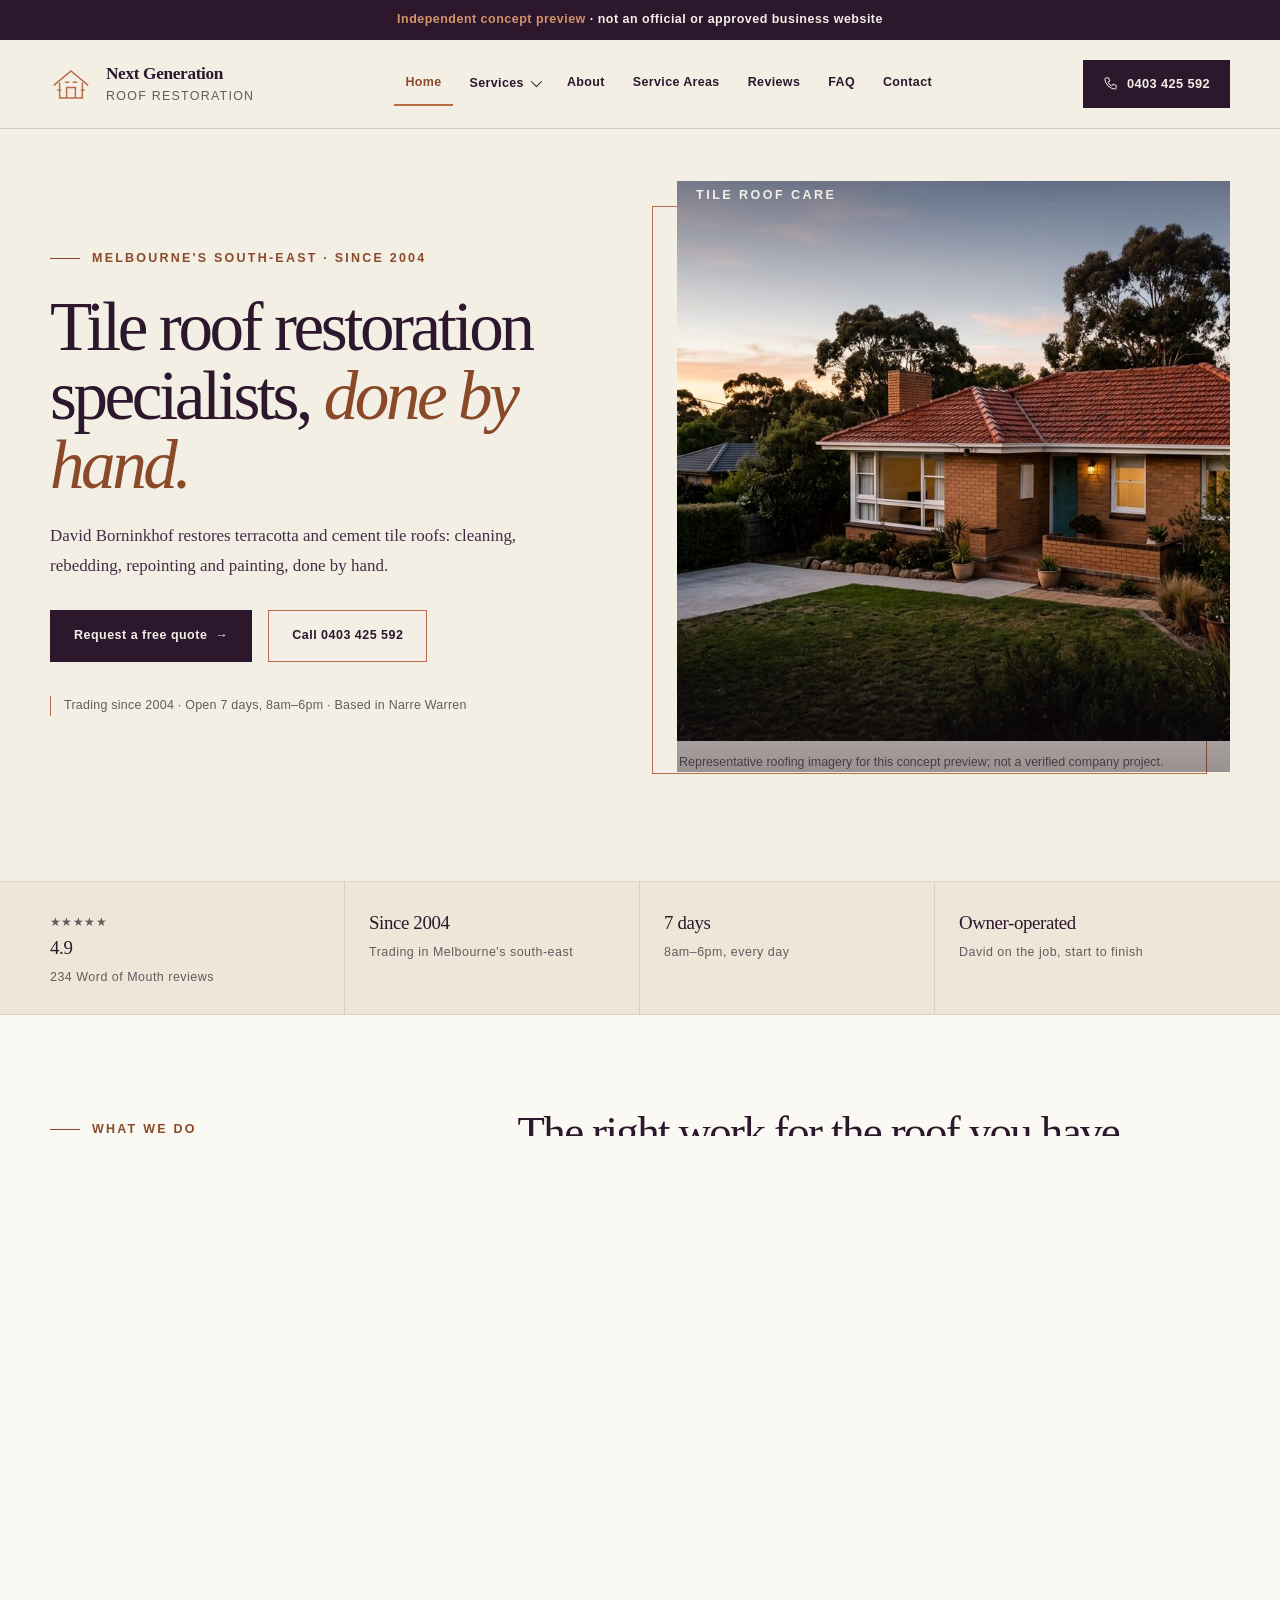
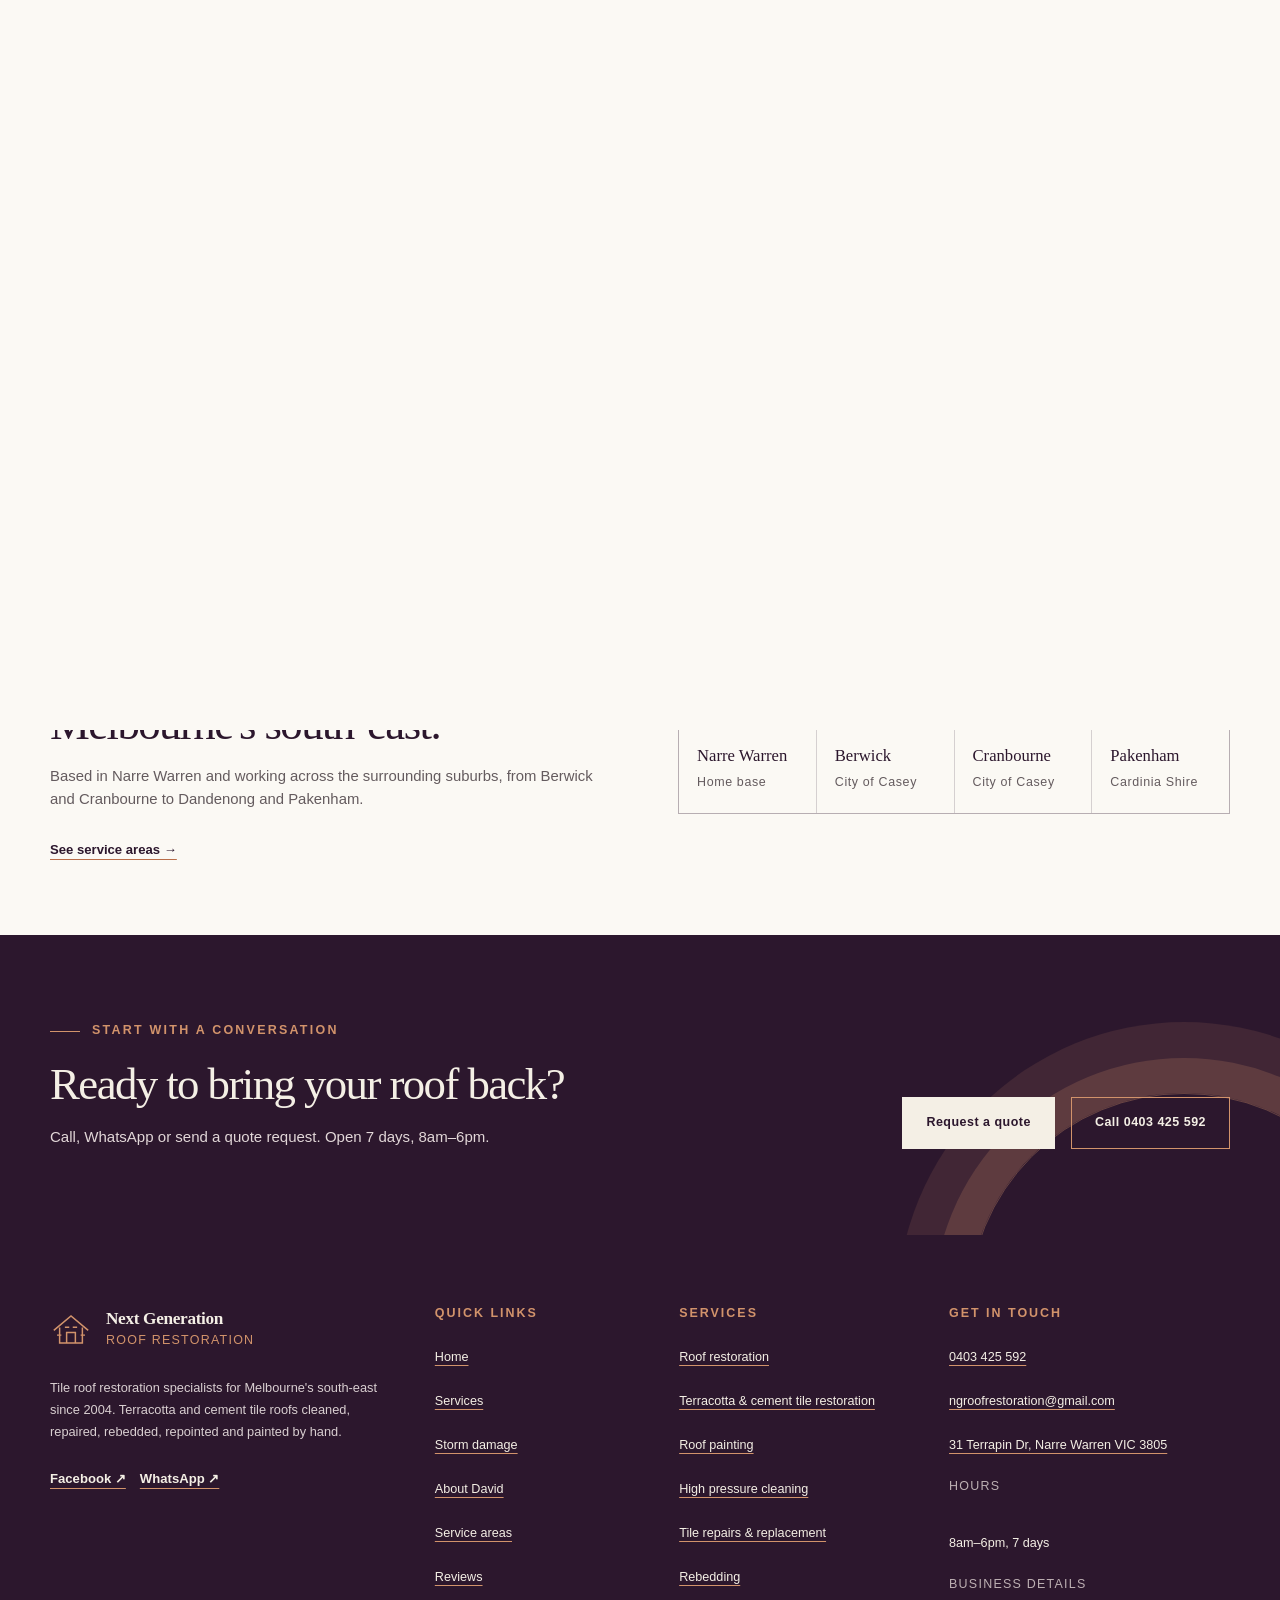
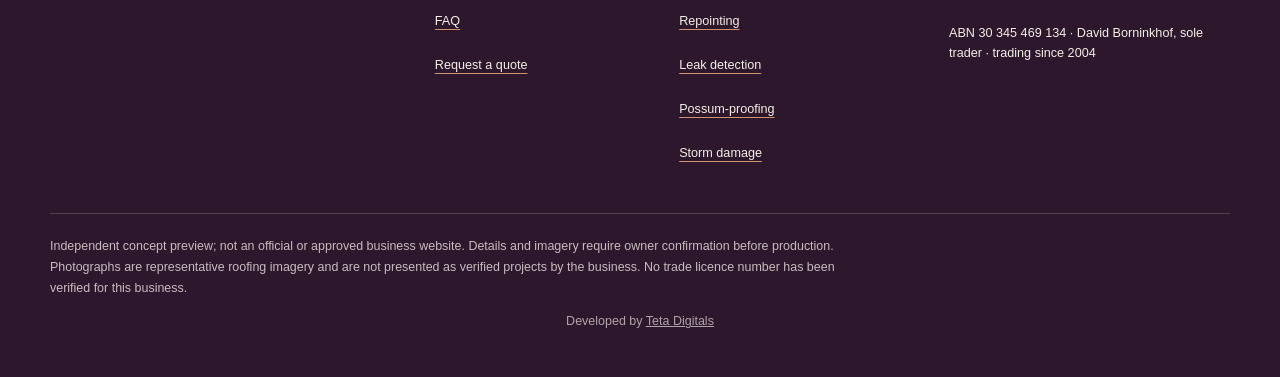
<file: next-generation-roof-restoration/index.html>
<!doctype html>
<html lang="en">
<head>
  <meta charset="utf-8">
  <meta name="robots" content="noindex,nofollow">
  <meta name="viewport" content="width=device-width, initial-scale=1">
  <meta name="description" content="Concept website for Next Generation Roof Restoration: tile roof restoration, painting, rebedding, repointing and leak repairs across Melbourne's south-east since 2004.">
  <meta name="theme-color" content="#2c172d">
  <title>Next Generation Roof Restoration | Tile Roof Specialists, Melbourne South-East</title>
  <style>
    :root {
      color-scheme: light;
      --aubergine: #2c172d;
      --aubergine-soft: #432d43;
      --cream: #f4efe5;
      --sand: #eee6d9;
      --paper: #fbf9f4;
      --white: #ffffff;
      --copper: #b86d49;
      --copper-deep: #8a4a2a;
      --copper-light: #d2936b;
      --ink: #241e22;
      --muted: #645b5e;
      --line: rgba(44, 23, 45, .18);
      --line-soft: rgba(44, 23, 45, .1);
      --serif: Georgia, "Times New Roman", serif;
      --sans: "Helvetica Neue", Helvetica, Arial, sans-serif;
      --shadow: 0 18px 44px rgba(44, 23, 45, .13);
    }
    * { box-sizing: border-box; }
    html { -webkit-text-size-adjust: 100%; scroll-behavior: smooth; }
    body { margin: 0; background: var(--paper); color: var(--ink); font-family: var(--sans); font-size: 16px; line-height: 1.6; }
    img { display: block; max-width: 100%; }
    a { color: inherit; }
    a:focus-visible, button:focus-visible, summary:focus-visible, input:focus-visible, select:focus-visible, textarea:focus-visible { outline: 3px solid var(--copper); outline-offset: 3px; border-radius: 2px; }
    h1, h2, h3, h4, p, ul, ol { margin-top: 0; }
    .skip { position: absolute; left: -999px; }
    .skip:focus { left: 12px; top: 12px; z-index: 200; background: var(--cream); color: var(--aubergine); padding: 12px 16px; font-size: .8rem; font-weight: 700; }

    /* banner + header */
    .preview-banner { background: var(--aubergine); color: var(--cream); text-align: center; padding: 10px 18px; font-size: .73rem; letter-spacing: .085em; font-weight: 700; }
    .preview-banner span { color: var(--copper-light); }
    .wrap { width: min(1180px, calc(100% - 64px)); margin-inline: auto; }
    .site-header { position: sticky; top: 0; z-index: 60; background: var(--cream); border-bottom: 1px solid var(--line); }
    .nav { min-height: 88px; display: flex; align-items: center; justify-content: space-between; gap: 24px; }
    .brand { text-decoration: none; display: inline-flex; align-items: center; gap: 14px; min-width: 0; }
    .brand-mark { height: 42px; width: 42px; color: var(--copper); flex: 0 0 auto; }
    .brand-copy { display: grid; line-height: 1.12; }
    .brand-copy strong { color: var(--aubergine); font-family: var(--serif); font-weight: 600; font-size: 1.08rem; letter-spacing: -.02em; }
    .brand-copy small { color: var(--muted); font-size: .63rem; text-transform: uppercase; letter-spacing: .15em; margin-top: 6px; }
    .nav-main { display: flex; align-items: center; gap: 6px; list-style: none; margin: 0; padding: 0; }
    .nav-main > li { position: relative; }
    .nav-link { display: inline-flex; align-items: center; gap: 7px; min-height: 44px; padding: 0 11px; background: none; border: 0; font-family: var(--sans); font-size: .78rem; font-weight: 700; letter-spacing: .03em; color: var(--aubergine); text-decoration: none; cursor: pointer; border-bottom: 2px solid transparent; }
    .nav-link:hover { color: var(--copper-deep); }
    .nav-link[aria-current="page"], .nav-link.is-active { border-bottom-color: var(--copper); color: var(--copper-deep); }
    .nav-link .caret { width: 8px; height: 8px; border-right: 1.5px solid currentColor; border-bottom: 1.5px solid currentColor; transform: rotate(45deg) translateY(-2px); transition: transform .2s ease; }
    .nav-link[aria-expanded="true"] .caret { transform: rotate(225deg) translateY(-2px); }
    .drop { position: absolute; top: calc(100% + 1px); left: -6px; z-index: 70; min-width: 290px; background: var(--white); border: 1px solid var(--line); box-shadow: var(--shadow); padding: 10px; display: none; }
    .drop[data-open="true"] { display: block; animation: fade .22s ease both; }
    .drop ul { list-style: none; margin: 0; padding: 0; }
    .drop a { display: flex; align-items: center; min-height: 44px; padding: 6px 12px; font-size: .8rem; font-weight: 600; color: var(--aubergine); text-decoration: none; border-left: 2px solid transparent; }
    .drop a:hover, .drop a:focus-visible { background: var(--cream); border-left-color: var(--copper); color: var(--copper-deep); }
    .drop a.is-urgent { color: var(--copper-deep); }
    .nav-phone { display: inline-flex; align-items: center; gap: 9px; min-height: 48px; padding: 0 20px; background: var(--aubergine); color: var(--cream); text-decoration: none; font-size: .8rem; font-weight: 700; letter-spacing: .03em; transition: background .2s ease, transform .2s ease; white-space: nowrap; }
    .nav-phone:hover { background: var(--aubergine-soft); transform: translateY(-2px); }
    .nav-phone svg { width: 15px; height: 15px; flex: 0 0 auto; }
    .burger { display: none; width: 46px; height: 46px; align-items: center; justify-content: center; background: none; border: 1px solid var(--line); color: var(--aubergine); cursor: pointer; }
    .burger span { position: relative; display: block; width: 20px; height: 1.6px; background: currentColor; }
    .burger span::before, .burger span::after { content: ""; position: absolute; left: 0; width: 20px; height: 1.6px; background: currentColor; transition: transform .2s ease, top .2s ease; }
    .burger span::before { top: -6px; } .burger span::after { top: 6px; }
    .burger[aria-expanded="true"] span { background: transparent; }
    .burger[aria-expanded="true"] span::before { top: 0; transform: rotate(45deg); }
    .burger[aria-expanded="true"] span::after { top: 0; transform: rotate(-45deg); }
    .mobile-nav { display: none; background: var(--cream); border-bottom: 1px solid var(--line); max-height: calc(100vh - 150px); overflow-y: auto; }
    .mobile-nav[data-open="true"] { display: block; animation: fade .2s ease both; }
    .mobile-nav ul { list-style: none; margin: 0; padding: 10px 0 22px; }
    .mobile-nav a { display: flex; align-items: center; min-height: 52px; border-bottom: 1px solid var(--line-soft); font-size: .92rem; font-weight: 700; color: var(--aubergine); text-decoration: none; }
    .mobile-nav .sub-head { padding-top: 18px; color: var(--copper-deep); font-size: .64rem; font-weight: 800; letter-spacing: .18em; text-transform: uppercase; }
    .mobile-nav .sub a { padding-left: 16px; font-weight: 500; font-size: .86rem; }
    .mobile-nav .m-actions { display: grid; gap: 12px; padding: 20px 0 6px; }

    /* routes + shared bits */
    .route { display: none; }
    .route.is-active { display: block; animation: fade .36s ease both; }
    @keyframes fade { from { opacity: 0; transform: translateY(8px); } to { opacity: 1; transform: none; } }
    .eyebrow { display: flex; align-items: center; gap: 12px; color: var(--copper-deep); text-transform: uppercase; letter-spacing: .18em; font-size: .67rem; font-weight: 800; }
    .eyebrow::before { content: ""; width: 30px; border-top: 1px solid currentColor; }
    .on-dark .eyebrow, .eyebrow--light { color: var(--copper-light); }
    h1 { color: var(--aubergine); font: 500 clamp(2.7rem, 5.4vw, 4.6rem)/1 var(--serif); letter-spacing: -.05em; margin: 20px 0 22px; max-width: 760px; }
    h1 em { color: var(--copper-deep); font-weight: 400; }
    h2 { color: var(--aubergine); font: 500 clamp(2.05rem, 3.5vw, 3.2rem)/1.06 var(--serif); letter-spacing: -.035em; margin-bottom: 0; max-width: 760px; }
    h3 { color: var(--aubergine); font: 500 1.34rem/1.2 var(--serif); margin: 0 0 8px; }
    h4 { color: var(--aubergine); font: 600 .72rem/1.3 var(--sans); letter-spacing: .16em; text-transform: uppercase; margin: 0 0 12px; }
    .section { padding: 94px 0; }
    .section--tight { padding: 64px 0; }
    .section--cream { background: var(--cream); }
    .section--sand { background: var(--sand); }
    .section-heading { display: grid; grid-template-columns: .75fr 1.25fr; gap: 40px; align-items: end; margin-bottom: 44px; }
    .section-heading .eyebrow { align-self: start; margin-top: 11px; }
    .section-heading p { color: var(--muted); font-size: .92rem; margin: 14px 0 0; max-width: 620px; }
    .lede { color: var(--aubergine-soft); font: 1.06rem/1.75 var(--serif); max-width: 620px; }
    p.copy { color: var(--muted); font-size: .93rem; max-width: 640px; }
    .prose p { color: var(--muted); font-size: .95rem; max-width: 660px; margin-bottom: 18px; }
    .prose strong { color: var(--aubergine); }
    .fine { color: var(--muted); font-size: .72rem; line-height: 1.65; }
    .button { display: inline-flex; justify-content: center; align-items: center; gap: 8px; min-height: 52px; padding: 0 23px; background: var(--aubergine); border: 1px solid var(--aubergine); color: var(--cream); text-decoration: none; font-size: .78rem; font-weight: 700; letter-spacing: .04em; cursor: pointer; font-family: var(--sans); transition: background .2s ease, transform .2s ease; }
    .button:hover { background: var(--aubergine-soft); transform: translateY(-2px); }
    .button--ghost { background: transparent; border-color: var(--copper); color: var(--aubergine); }
    .button--ghost:hover { background: rgba(184, 109, 73, .1); }
    .button--light { background: var(--cream); border-color: var(--cream); color: var(--aubergine); }
    .button--light:hover { background: var(--white); border-color: var(--white); }
    .button--outline-light { background: transparent; border-color: var(--copper-light); color: var(--cream); }
    .button--outline-light:hover { background: rgba(210, 147, 107, .18); }
    .text-link { display: inline-flex; align-items: center; min-height: 44px; color: var(--aubergine); text-decoration-color: var(--copper); text-underline-offset: 5px; font-size: .82rem; font-weight: 700; }
    .actions { display: flex; flex-wrap: wrap; align-items: center; gap: 16px; }
    .reveal { opacity: 0; transform: translateY(18px); transition: opacity .7s ease, transform .7s ease; }
    .reveal.is-in { opacity: 1; transform: none; }

    /* home hero */
    .hero { background: var(--cream); padding: 52px 0 84px; overflow: hidden; }
    .hero-grid { display: grid; grid-template-columns: .94fr 1.06fr; align-items: center; gap: clamp(44px, 7vw, 92px); }
    .hero h1 { margin-top: 23px; }
    .hero-intro { max-width: 470px; color: var(--aubergine-soft); font: 1.06rem/1.75 var(--serif); margin-bottom: 30px; }
    .hero-note { border-left: 1px solid var(--copper); padding-left: 13px; margin-top: 34px; color: var(--muted); font-size: .72rem; letter-spacing: .02em; }
    .hero-visual { position: relative; padding: 0 0 25px 25px; }
    .hero-visual::before { content: ""; position: absolute; left: 0; top: 25px; width: calc(100% - 25px); height: calc(100% - 50px); border: 1px solid var(--copper); pointer-events: none; }
    .hero-visual::after { content: "TILE ROOF CARE"; position: absolute; top: 5px; left: 44px; z-index: 1; color: var(--cream); font-size: .62rem; font-weight: 700; letter-spacing: .2em; }
    .hero-visual figure { position: relative; margin: 0; z-index: 0; }
    .hero-visual img { width: 100%; height: clamp(390px, 48vw, 560px); object-fit: cover; background: #d0c3b5; }
    .hero-visual figure::after { content: ""; position: absolute; inset: 0; background: linear-gradient(180deg, rgba(27,15,28,.43), transparent 28%, transparent 67%, rgba(27,15,28,.42)); pointer-events: none; }
    figcaption { position: relative; padding: 12px 2px 0; color: var(--muted); font-size: .68rem; line-height: 1.5; }

    /* page hero for inner routes */
    .page-hero { background: var(--aubergine); color: var(--cream); padding: 74px 0 78px; position: relative; overflow: hidden; }
    .page-hero::after { content: ""; position: absolute; width: 420px; height: 420px; right: -130px; bottom: -280px; border: 1px solid rgba(210,147,107,.35); border-radius: 50%; box-shadow: 0 0 0 35px rgba(210,147,107,.2), 0 0 0 71px rgba(210,147,107,.12); }
    .page-hero .wrap { position: relative; z-index: 1; }
    .page-hero h1 { color: var(--cream); font-size: clamp(2.5rem, 4.6vw, 4rem); }
    .page-hero h1 em { color: var(--copper-light); }
    .page-hero .lede { color: #e2d7d8; }
    .crumb { color: var(--copper-light); font-size: .68rem; font-weight: 700; letter-spacing: .14em; text-transform: uppercase; }
    .crumb a { display: inline-flex; align-items: center; min-height: 36px; text-decoration-color: var(--copper); }
    .page-hero .actions { margin-top: 30px; }

    /* trust bar */
    .trust { background: var(--sand); border-top: 1px solid var(--line-soft); border-bottom: 1px solid var(--line-soft); }
    .trust-grid { display: grid; grid-template-columns: repeat(4, 1fr); }
    .trust-item { padding: 26px 24px 26px 0; border-right: 1px solid var(--line-soft); }
    .trust-item:last-child { border-right: 0; }
    .trust-item:not(:first-child) { padding-left: 24px; }
    .trust-item strong { display: block; color: var(--aubergine); font-family: var(--serif); font-size: 1.18rem; font-weight: 500; letter-spacing: -.02em; }
    .trust-item span { display: block; color: var(--muted); font-size: .72rem; letter-spacing: .04em; margin-top: 5px; }
    .stars { color: var(--copper-deep); letter-spacing: .12em; font-size: .82rem; }

    /* service cards */
    .card-grid { display: grid; grid-template-columns: repeat(3, 1fr); gap: 1px; background: var(--line); border: 1px solid var(--line); }
    .card-grid--2 { grid-template-columns: repeat(2, 1fr); }
    .svc-card { display: flex; flex-direction: column; gap: 9px; background: var(--paper); padding: 28px 26px 30px; text-decoration: none; min-height: 196px; transition: background .25s ease, transform .25s ease; }
    .svc-card:hover { background: var(--white); transform: translateY(-3px); }
    .svc-card .idx { color: var(--copper-deep); font-size: .66rem; letter-spacing: .15em; font-weight: 800; }
    .svc-card h3 { margin: 6px 0 0; }
    .svc-card p { color: var(--muted); font-size: .8rem; margin: 0; }
    .svc-card .go { margin-top: auto; color: var(--copper-deep); font-size: .72rem; font-weight: 700; letter-spacing: .1em; text-transform: uppercase; }
    .section--cream .svc-card { background: var(--cream); }
    .section--cream .svc-card:hover { background: var(--white); }

    /* feature + panel grids */
    .feature-grid { display: grid; grid-template-columns: repeat(3, 1fr); gap: 26px; }
    .panel { background: var(--white); border: 1px solid var(--line); padding: 28px 26px; }
    .panel--plain { background: transparent; }
    .panel p { color: var(--muted); font-size: .86rem; margin: 0; }
    .panel ul { color: var(--muted); font-size: .86rem; padding-left: 18px; margin: 0; }
    .panel li + li { margin-top: 7px; }
    .split { display: grid; grid-template-columns: 1fr 1fr; gap: clamp(36px, 6vw, 76px); align-items: center; }
    .split--copy { align-items: start; }
    .framed { position: relative; padding: 0 0 20px 20px; }
    .framed::before { content: ""; position: absolute; left: 0; top: 20px; width: calc(100% - 20px); height: calc(100% - 40px); border: 1px solid var(--copper); pointer-events: none; }
    .framed figure { margin: 0; position: relative; }
    .framed img { width: 100%; height: clamp(320px, 40vw, 470px); object-fit: cover; background: #d0c3b5; }
    .checks { list-style: none; padding: 0; margin: 0; }
    .checks li { position: relative; padding-left: 26px; color: var(--muted); font-size: .9rem; margin-bottom: 12px; }
    .checks li::before { content: ""; position: absolute; left: 0; top: .42em; width: 11px; height: 6px; border-left: 1.6px solid var(--copper-deep); border-bottom: 1.6px solid var(--copper-deep); transform: rotate(-45deg); }
    .checks strong { color: var(--aubergine); }

    /* steps */
    .steps { list-style: none; counter-reset: s; padding: 0; margin: 0; display: grid; gap: 1px; background: var(--line); border: 1px solid var(--line); }
    .steps li { counter-increment: s; background: var(--paper); padding: 26px 28px; display: grid; grid-template-columns: 76px 1fr; gap: 20px; align-items: start; }
    .section--cream .steps li { background: var(--cream); }
    .steps li::before { content: "0" counter(s); color: var(--copper-deep); font-family: var(--serif); font-size: 1.7rem; line-height: 1; }
    .steps h3 { font-size: 1.2rem; margin-bottom: 6px; }
    .steps p { color: var(--muted); font-size: .86rem; margin: 0; max-width: 660px; }

    /* quotes */
    .quote-grid { display: grid; grid-template-columns: repeat(3, 1fr); gap: 26px; }
    .quote-card { background: var(--white); border: 1px solid var(--line); padding: 30px 28px; display: flex; flex-direction: column; }
    .quote-card blockquote { margin: 0 0 18px; color: var(--aubergine-soft); font: 1.02rem/1.72 var(--serif); }
    .quote-card .who { margin-top: auto; color: var(--copper-deep); font-size: .72rem; font-weight: 800; letter-spacing: .13em; text-transform: uppercase; }
    .quote-card .src { color: var(--muted); font-size: .7rem; margin: 6px 0 0; }

    /* suburbs */
    .suburb-grid { display: grid; grid-template-columns: repeat(4, 1fr); gap: 1px; background: var(--line); border: 1px solid var(--line); }
    .suburb-grid div { background: var(--paper); padding: 20px 18px; color: var(--aubergine); font-family: var(--serif); font-size: 1.04rem; }
    .section--cream .suburb-grid div { background: var(--cream); }
    .suburb-grid span { display: block; color: var(--muted); font-family: var(--sans); font-size: .7rem; letter-spacing: .05em; margin-top: 4px; }

    /* cta band */
    .cta { background: var(--aubergine); color: var(--cream); padding: 86px 0; position: relative; overflow: hidden; }
    .cta::after { content: ""; position: absolute; width: 430px; height: 430px; right: -120px; bottom: -290px; border: 1px solid rgba(210,147,107,.35); border-radius: 50%; box-shadow: 0 0 0 35px rgba(210,147,107,.2), 0 0 0 71px rgba(210,147,107,.12); }
    .cta .wrap { position: relative; z-index: 1; display: grid; grid-template-columns: 1.1fr .9fr; gap: 48px; align-items: end; }
    .cta h2 { color: var(--cream); margin-top: 20px; }
    .cta p { color: #e2d7d8; font-size: .94rem; margin: 16px 0 0; max-width: 520px; }
    .cta .actions { justify-content: flex-end; }

    /* contact + form */
    .contact-grid { display: grid; grid-template-columns: 1.05fr .95fr; gap: clamp(36px, 5vw, 64px); align-items: start; }
    .form { display: grid; gap: 16px; border: 1px solid var(--copper); padding: clamp(24px, 4vw, 40px); background: var(--white); }
    .form-row { display: grid; grid-template-columns: 1fr 1fr; gap: 16px; }
    .field { display: grid; gap: 7px; }
    .field label { color: var(--aubergine); font-size: .68rem; font-weight: 800; letter-spacing: .14em; text-transform: uppercase; }
    .field input, .field select, .field textarea { min-height: 48px; padding: 12px 14px; border: 1px solid var(--line); background: var(--paper); color: var(--ink); font-family: var(--sans); font-size: .9rem; }
    .field textarea { min-height: 120px; resize: vertical; }
    .field input:hover, .field select:hover, .field textarea:hover { border-color: var(--copper); }
    .form-done { border: 1px solid var(--copper); background: var(--cream); padding: 22px 24px; }
    .form-done h3 { margin-bottom: 8px; }
    .form-done p { color: var(--muted); font-size: .86rem; margin: 0 0 8px; }
    .info-list { list-style: none; padding: 0; margin: 0; border-top: 1px solid var(--line); }
    .info-list li { border-bottom: 1px solid var(--line); padding: 16px 0; display: grid; grid-template-columns: 108px 1fr; gap: 16px; align-items: baseline; }
    .info-list dt, .info-list .k { color: var(--copper-deep); font-size: .67rem; font-weight: 800; letter-spacing: .14em; text-transform: uppercase; }
    .info-list .v { color: var(--aubergine); font-size: .92rem; }
    .info-list .v a { display: inline-flex; align-items: center; min-height: 44px; text-decoration-color: var(--copper); text-underline-offset: 4px; font-weight: 600; }
    .info-list .v small { display: block; color: var(--muted); font-size: .74rem; }
    .map-card { border: 1px solid var(--line); background: var(--sand); padding: 26px; display: grid; gap: 12px; }
    .map-card .map-art { height: 150px; background:
        repeating-linear-gradient(90deg, rgba(44,23,45,.1) 0 1px, transparent 1px 42px),
        repeating-linear-gradient(0deg, rgba(44,23,45,.1) 0 1px, transparent 1px 42px),
        linear-gradient(135deg, #e6dbc9, #efe8da); position: relative; }
    .map-card .map-art::after { content: ""; position: absolute; left: 50%; top: 50%; width: 16px; height: 16px; margin: -8px 0 0 -8px; border-radius: 50% 50% 50% 0; transform: rotate(-45deg); background: var(--copper-deep); }

    /* faq */
    .faq { border-top: 1px solid var(--line); max-width: 860px; }
    .faq details { border-bottom: 1px solid var(--line); }
    .faq summary { list-style: none; cursor: pointer; display: flex; align-items: center; justify-content: space-between; gap: 20px; min-height: 64px; padding: 10px 0; color: var(--aubergine); font: 500 1.14rem/1.35 var(--serif); }
    .faq summary::-webkit-details-marker { display: none; }
    .faq summary::after { content: ""; flex: 0 0 auto; width: 13px; height: 13px; position: relative; background:
        linear-gradient(var(--copper-deep), var(--copper-deep)) center/13px 1.6px no-repeat,
        linear-gradient(var(--copper-deep), var(--copper-deep)) center/1.6px 13px no-repeat; transition: transform .2s ease; }
    .faq details[open] summary::after { transform: rotate(45deg); background: linear-gradient(var(--copper-deep), var(--copper-deep)) center/13px 1.6px no-repeat; }
    .faq summary:hover { color: var(--copper-deep); }
    .faq .answer { padding: 0 0 22px; }
    .faq .answer p { color: var(--muted); font-size: .92rem; margin: 0 0 12px; max-width: 700px; }

    /* alert strip */
    .alert { border: 1px solid var(--copper); border-left-width: 4px; background: var(--cream); padding: 22px 24px; max-width: 760px; }
    .alert p { margin: 0; color: var(--aubergine-soft); font-size: .88rem; }
    .tag { display: inline-flex; align-items: center; gap: 8px; background: rgba(210,147,107,.16); color: var(--copper-deep); border: 1px solid var(--copper); padding: 7px 13px; font-size: .67rem; font-weight: 800; letter-spacing: .13em; text-transform: uppercase; }
    .on-dark .tag { color: var(--cream); background: rgba(210,147,107,.22); }

    /* footer */
    .site-footer { background: var(--aubergine); color: #e9e0dd; padding: 70px 0 34px; }
    .footer-grid { display: grid; grid-template-columns: 1.35fr .8fr .9fr 1.1fr; gap: 40px; padding-bottom: 38px; border-bottom: 1px solid rgba(244,239,229,.2); }
    .site-footer .brand-copy strong { color: var(--cream); }
    .site-footer .brand-copy small { color: var(--copper-light); }
    .site-footer .brand-mark { color: var(--copper-light); }
    .footer-blurb { color: #d9cfd1; font-size: .8rem; line-height: 1.7; margin: 20px 0 0; max-width: 330px; }
    .footer-social { display: flex; gap: 14px; margin-top: 14px; }
    .site-footer h4 { color: var(--copper-light); margin-bottom: 14px; }
    .footer-list { list-style: none; padding: 0; margin: 0; }
    .footer-list a, .footer-list span { display: inline-flex; align-items: center; min-height: 44px; color: var(--cream); font-size: .79rem; text-decoration-color: var(--copper-light); text-underline-offset: 4px; }
    .footer-list a:hover { color: var(--copper-light); }
    .footer-list .lbl { display: block; color: #bdb0b3; font-size: .68rem; letter-spacing: .1em; text-transform: uppercase; margin-top: 10px; }
    .footer-bottom { display: flex; flex-wrap: wrap; gap: 18px; justify-content: space-between; padding-top: 22px; }
    .footer-note { font-size: .68rem; line-height: 1.7; color: #c8bcbf; max-width: 820px; margin: 0; }

    /* back to top */
    .to-top { position: fixed; right: 22px; bottom: 22px; z-index: 80; width: 48px; height: 48px; display: grid; place-items: center; background: var(--aubergine); color: var(--cream); border: 1px solid var(--copper); cursor: pointer; opacity: 0; visibility: hidden; pointer-events: none; transition: opacity .25s ease, transform .25s ease; }
    .to-top.is-visible { opacity: 1; visibility: visible; pointer-events: auto; }
    .to-top:hover { transform: translateY(-3px); }
    .to-top svg { width: 15px; height: 15px; }

    html, body { overflow-x: clip; }
    [hidden] { display: none !important; }
    main:focus { outline: none; }
    .footer-list a { overflow-wrap: anywhere; }
    .nav-actions { display: flex; align-items: center; gap: 12px; flex: 0 0 auto; }
    .rating-panel { display: grid; grid-template-columns: repeat(3, 1fr); gap: 1px; background: var(--line); border: 1px solid var(--line); margin-bottom: 44px; }
    .rating-panel > div { background: var(--white); padding: 28px 26px; }
    .rating-panel .big { display: block; color: var(--aubergine); font: 500 2.6rem/1 var(--serif); letter-spacing: -.03em; }
    .rating-panel .lbl { display: block; color: var(--muted); font-size: .76rem; margin-top: 8px; }
    .page-hero .stars { color: var(--copper-light); }
    .related { display: flex; flex-wrap: wrap; gap: 12px; }
    .wa-done { margin-top: 6px; }
    @media (max-width: 1040px) {
      .nav-main, .nav-phone span.full { display: none; }
      .burger { display: inline-flex; }
      .trust-grid { grid-template-columns: repeat(2, 1fr); }
      .trust-item:nth-child(2) { border-right: 0; }
      .card-grid, .feature-grid, .quote-grid { grid-template-columns: repeat(2, 1fr); }
      .suburb-grid { grid-template-columns: repeat(3, 1fr); }
    }
    @media (max-width: 800px) {
      .wrap { width: min(100% - 42px, 640px); }
      .section { padding: 68px 0; }
      .section--tight { padding: 52px 0; }
      .section-heading { grid-template-columns: 1fr; gap: 16px; margin-bottom: 30px; }
      .hero { padding: 42px 0 58px; }
      .hero-grid, .split, .contact-grid, .cta .wrap { grid-template-columns: 1fr; gap: 36px; }
      .cta .actions { justify-content: flex-start; }
      .cta, .page-hero { padding: 58px 0; }
      .hero-visual img { height: min(110vw, 460px); }
      .card-grid, .card-grid--2, .feature-grid, .quote-grid { grid-template-columns: 1fr; }
      .suburb-grid { grid-template-columns: repeat(2, 1fr); }
      .steps li { grid-template-columns: 1fr; gap: 8px; padding: 22px 20px; }
      .form-row { grid-template-columns: 1fr; }
      .footer-grid { grid-template-columns: 1fr 1fr; gap: 30px; }
      .info-list li { grid-template-columns: 1fr; gap: 4px; }
    }
    @media (max-width: 480px) {
      .wrap { width: calc(100% - 36px); }
      .preview-banner { font-size: .62rem; padding: 10px 12px; letter-spacing: .04em; }
      .nav { min-height: 76px; gap: 10px; }
      .brand { gap: 9px; } .brand-mark { width: 35px; height: 35px; }
      .brand-copy strong { font-size: .94rem; } .brand-copy small { font-size: .56rem; }
      .nav-phone { padding: 0; width: 46px; min-height: 46px; justify-content: center; }
      .nav-phone .num { display: none; }
      .nav-actions { gap: 8px; }
      .crumb a { min-height: 44px; }
      .rating-panel { grid-template-columns: 1fr; }
      .faq summary { font-size: 1.04rem; }
      h1 { font-size: 2.5rem; }
      .trust-grid { grid-template-columns: 1fr; }
      .trust-item { border-right: 0; border-bottom: 1px solid var(--line-soft); padding: 20px 0 !important; }
      .trust-item:last-child { border-bottom: 0; }
      .footer-grid { grid-template-columns: 1fr; }
      .suburb-grid { grid-template-columns: 1fr; }
      .to-top { right: 14px; bottom: 14px; }
    }
    /* readability + tap-target floor */
    .preview-banner, .preview-banner span, .brand-copy small, .site-footer .brand-copy small, .mobile-nav .sub-head, .eyebrow, .hero-note, figcaption,
    .stars, .trust-item span, .svc-card .idx, .svc-card .go, .quote-card .who, .quote-card .src, .suburb-grid span, h4, .site-footer h4,
    .crumb, .fine, .footer-note, .footer-list .lbl, .field label, .info-list .k, .info-list .v small, .tag, .hero-visual::after { font-size: .78rem; }
    .preview-banner { letter-spacing: .04em; }
    .brand-copy small { letter-spacing: .1em; }
    .brand { min-height: 48px; }
    .skip { display: inline-flex; align-items: center; min-height: 44px; }
    .footer-list a { min-width: 44px; }
    .mobile-nav .m-actions .button { justify-content: center; border-bottom: 1px solid var(--aubergine); color: var(--cream); }
    .mobile-nav .m-actions .button--ghost { color: var(--aubergine); border: 1px solid var(--copper); }
    @media (prefers-reduced-motion: reduce) {
      html { scroll-behavior: auto; }
      *, *::before, *::after { transition-duration: .01ms !important; animation-duration: .01ms !important; }
      .reveal { opacity: 1; transform: none; }
    }
  </style>
</head>
<body>
  <a class="skip" href="#main">Skip to content</a>
  <div class="preview-banner"><span>Independent concept preview</span> · not an official or approved business website</div>

  <header class="site-header">
    <div class="wrap nav">
      <a class="brand" href="#/" aria-label="Next Generation Roof Restoration home">
        <svg class="brand-mark" viewBox="0 0 48 48" fill="none" aria-hidden="true">
          <path d="M5 25 24 9l19 16M11 23v17h26V23M19 40V28h10v12" stroke="currentColor" stroke-width="1.7" stroke-linecap="square"/>
          <path d="M8 31h5m22 0h5M17 22h5m4 0h5" stroke="currentColor" stroke-width="1.5"/>
        </svg>
        <span class="brand-copy"><strong>Next Generation</strong><small>Roof Restoration</small></span>
      </a>

      <nav aria-label="Main">
        <ul class="nav-main">
          <li><a class="nav-link" href="#/" data-match="/">Home</a></li>
          <li class="has-drop">
            <button class="nav-link" type="button" id="svc-btn" aria-expanded="false" aria-controls="svc-drop" data-match="/services">Services <span class="caret" aria-hidden="true"></span></button>
            <div class="drop" id="svc-drop" data-open="false" aria-labelledby="svc-btn">
              <ul data-services-menu></ul>
            </div>
          </li>
          <li><a class="nav-link" href="#/about" data-match="/about">About</a></li>
          <li><a class="nav-link" href="#/areas" data-match="/areas">Service Areas</a></li>
          <li><a class="nav-link" href="#/reviews" data-match="/reviews">Reviews</a></li>
          <li><a class="nav-link" href="#/faq" data-match="/faq">FAQ</a></li>
          <li><a class="nav-link" href="#/contact" data-match="/contact">Contact</a></li>
        </ul>
      </nav>

      <div class="nav-actions">
        <a class="nav-phone" href="tel:+61403425592" aria-label="Call David on 0403 425 592">
          <svg viewBox="0 0 24 24" fill="none" aria-hidden="true"><path d="M5 3h4l2 5-3 2a12 12 0 0 0 6 6l2-3 5 2v4a2 2 0 0 1-2 2A18 18 0 0 1 3 5a2 2 0 0 1 2-2Z" stroke="currentColor" stroke-width="1.6"/></svg>
          <span class="num">0403 425 592</span>
        </a>
        <button class="burger" type="button" id="burger" aria-expanded="false" aria-controls="mobile-nav" aria-label="Open menu"><span></span></button>
      </div>
    </div>

    <nav class="mobile-nav" id="mobile-nav" data-open="false" aria-label="Mobile">
      <div class="wrap">
        <ul>
          <li><a href="#/">Home</a></li>
          <li><a href="#/services">All services</a></li>
          <li class="sub-head">Services</li>
        </ul>
        <ul class="sub" data-services-menu></ul>
        <ul>
          <li><a href="#/about">About</a></li>
          <li><a href="#/areas">Service Areas</a></li>
          <li><a href="#/reviews">Reviews</a></li>
          <li><a href="#/faq">FAQ</a></li>
          <li><a href="#/contact">Contact</a></li>
        </ul>
        <div class="m-actions">
          <a class="button" href="tel:+61403425592">Call 0403 425 592</a>
          <a class="button button--ghost" href="https://wa.me/61403425592" target="_blank" rel="noopener noreferrer">Message on WhatsApp</a>
        </div>
      </div>
    </nav>
  </header>

  <main id="main" tabindex="-1">

    <!-- HOME -->
    <div class="route" data-route="/" data-title="Next Generation Roof Restoration | Tile Roof Specialists, Melbourne South-East">
      <section class="hero" aria-labelledby="home-title">
        <div class="wrap hero-grid">
          <div class="hero-copy">
            <div class="eyebrow">Melbourne's south-east · since 2004</div>
            <h1 id="home-title">Tile roof restoration specialists, <em>done by hand.</em></h1>
            <p class="hero-intro">David Borninkhof restores terracotta and cement tile roofs: cleaning, rebedding, repointing and painting, done by hand.</p>
            <div class="actions">
              <a class="button" href="#/contact">Request a free quote <span aria-hidden="true">→</span></a>
              <a class="button button--ghost" href="tel:+61403425592">Call 0403 425 592</a>
            </div>
            <p class="hero-note">Trading since 2004 · Open 7 days, 8am–6pm · Based in Narre Warren</p>
          </div>
          <div class="hero-visual">
            <figure>
              <img src="ngr-hero.jpg" alt="A restored tiled roof on a suburban home under a clear sky" fetchpriority="high">
              <figcaption>Representative roofing imagery for this concept preview; not a verified company project.</figcaption>
            </figure>
          </div>
        </div>
      </section>

      <section class="trust" aria-label="At a glance">
        <div class="wrap trust-grid">
          <div class="trust-item"><strong><span class="stars" aria-hidden="true">★★★★★</span> 4.9</strong><span>234 Word of Mouth reviews</span></div>
          <div class="trust-item"><strong>Since 2004</strong><span>Trading in Melbourne's south-east</span></div>
          <div class="trust-item"><strong>7 days</strong><span>8am–6pm, every day</span></div>
          <div class="trust-item"><strong>Owner-operated</strong><span>David on the job, start to finish</span></div>
        </div>
      </section>

      <section class="section" aria-labelledby="home-svc">
        <div class="wrap">
          <div class="section-heading reveal">
            <div class="eyebrow">What we do</div>
            <div>
              <h2 id="home-svc">The right work for the roof you have.</h2>
              <p>From a single cracked tile to a full restoration, every service is focused on tiled roofs.</p>
            </div>
          </div>
          <div class="card-grid reveal" data-service-cards></div>
        </div>
      </section>

      <section class="section section--cream" aria-labelledby="home-why">
        <div class="wrap">
          <div class="section-heading reveal">
            <div class="eyebrow">Why homeowners call David</div>
            <h2 id="home-why">Respect the material. Restore the whole roof.</h2>
          </div>
          <div class="feature-grid reveal">
            <div class="panel"><h3>Tile specialists</h3><p>Terracotta and cement tile roofs are the focus, not a sideline. Cleaning, repairs, rebedding, repointing and painting all sit under one roof.</p></div>
            <div class="panel"><h3>Done by hand</h3><p>David does the work himself. You deal with the same person from the first look to the final clean-up.</p></div>
            <div class="panel"><h3>Since 2004</h3><p>Two decades of tile work across the south-east, and 234 Word of Mouth reviews averaging 4.9 stars.</p></div>
          </div>
        </div>
      </section>

      <section class="section" aria-labelledby="home-process">
        <div class="wrap split split--copy">
          <div class="reveal">
            <div class="eyebrow">How it works</div>
            <h2 id="home-process" style="margin-top:20px">Four steps from first call to finished roof.</h2>
            <p class="copy" style="margin-top:18px">Clear communication throughout, and work scheduled around your household.</p>
            <a class="text-link" href="#/contact">Start with a quote request →</a>
          </div>
          <ol class="steps reveal">
            <li><div><h3>Get in touch</h3><p>Call, WhatsApp or send the quote form with a few details about your roof.</p></div></li>
            <li><div><h3>Roof inspection</h3><p>David looks at the tiles, ridge capping, valleys and pointing to see what the roof needs.</p></div></li>
            <li><div><h3>A clear quote</h3><p>You get a plain explanation of the work, so you can decide what to do and when.</p></div></li>
            <li><div><h3>The work, done properly</h3><p>Repairs, restoration or painting carried out by hand, with the site left clean.</p></div></li>
          </ol>
        </div>
      </section>

      <section class="section section--sand" aria-labelledby="home-reviews">
        <div class="wrap">
          <div class="section-heading reveal">
            <div class="eyebrow">In their words</div>
            <div>
              <h2 id="home-reviews">“We couldn't recommend enough.”</h2>
              <p><span class="stars" aria-hidden="true">★★★★★</span> 4.9 from 234 reviews on Word of Mouth.</p>
            </div>
          </div>
          <div class="quote-grid reveal">
            <figure class="quote-card" style="margin:0"><blockquote>“Our roof is from the late 60s. Tiles were broken, water was seeping through, valley had rusted and it looked terrible. David worked tirelessly in the heat avoiding making too much noise whilst our little ones slept. We couldn't recommend enough. Thanks David!”</blockquote><p class="who">Walter T.</p><p class="src">Google review</p></figure>
            <figure class="quote-card" style="margin:0"><blockquote>“I've had a fantastic experience with David repairing my roof, there was excellent communication throughout the whole process and he was very flexible to work around my schedule to get the job done promptly.”</blockquote><p class="who">Kayleigh W.</p><p class="src">Google review</p></figure>
            <figure class="quote-card" style="margin:0"><blockquote>“I would highly recommend David from Next Generation Roof Restoration. He has just completed my roof and has done an amazing job at a reasonable price. He was punctual and it was overall a smooth process.”</blockquote><p class="who">Deb J.</p><p class="src">Google review</p></figure>
          </div>
          <div class="actions reveal" style="margin-top:30px"><a class="text-link" href="#/reviews">Read more about our reviews →</a></div>
        </div>
      </section>

      <section class="section section--tight" aria-labelledby="home-area">
        <div class="wrap split">
          <div class="reveal">
            <div class="eyebrow">Where we work</div>
            <h2 id="home-area" style="margin-top:16px">Melbourne's south-east.</h2>
            <p class="copy" style="margin-top:16px">Based in Narre Warren and working across the surrounding suburbs, from Berwick and Cranbourne to Dandenong and Pakenham.</p>
            <a class="text-link" href="#/areas">See service areas →</a>
          </div>
          <div class="suburb-grid reveal">
            <div>Narre Warren<span>Home base</span></div><div>Berwick<span>City of Casey</span></div>
            <div>Cranbourne<span>City of Casey</span></div><div>Pakenham<span>Cardinia Shire</span></div>
          </div>
        </div>
      </section>
      <div data-cta></div>
    </div>

    <!-- SERVICES -->
    <div class="route" data-route="/services" data-title="Roof Services | Next Generation Roof Restoration">
      <section class="page-hero on-dark">
        <div class="wrap">
          <p class="crumb"><a href="#/">Home</a> / Services</p>
          <h1>Every service a <em>tiled roof</em> needs.</h1>
          <p class="lede">Roof painting, high pressure cleaning, tile repairs and replacement, restoration, rebedding, repointing, leak detection, storm damage and possum-proofing.</p>
          <div class="actions"><a class="button button--light" href="#/contact">Request a quote</a><a class="button button--outline-light" href="tel:+61403425592">Call 0403 425 592</a></div>
        </div>
      </section>
      <section class="section">
        <div class="wrap split">
          <div class="framed reveal">
            <figure>
              <img src="ngr-paint.jpg" alt="Fresh roof coating being applied to cement roof tiles" loading="lazy">
              <figcaption>Representative roofing imagery; not a verified company project.</figcaption>
            </figure>
          </div>
          <div class="reveal">
            <div class="eyebrow">A focused service range</div>
            <h2 style="margin-top:18px">Terracotta and cement tile, start to finish.</h2>
            <div class="prose" style="margin-top:20px">
              <p>Most tile roofs need a combination of work: a clean, a few replaced tiles, fresh bedding and pointing on the ridges, and sometimes a coat of paint. Doing it as one job means it's done in the right order.</p>
              <p>If you're not sure what your roof needs, that's what the inspection is for. <strong>Choose a service below</strong> to see what's involved.</p>
            </div>
          </div>
        </div>
      </section>
      <section class="section section--cream" aria-labelledby="svc-all">
        <div class="wrap">
          <div class="section-heading reveal"><div class="eyebrow">All services</div><h2 id="svc-all">Choose a service.</h2></div>
          <div class="card-grid reveal" data-service-cards data-with-storm></div>
        </div>
      </section>
      <div data-cta></div>
    </div>

    <!-- SERVICE DETAIL (filled by script) -->
    <div class="route" data-route="service" data-title="">
      <section class="page-hero on-dark">
        <div class="wrap">
          <p class="crumb"><a href="#/">Home</a> / <a href="#/services">Services</a> / <span data-s="name"></span></p>
          <h1 data-s="title"></h1>
          <p class="lede" data-s="lede"></p>
          <div class="actions"><a class="button button--light" href="#/contact" data-s-quote>Request a quote</a><a class="button button--outline-light" href="tel:+61403425592">Call 0403 425 592</a></div>
        </div>
      </section>
      <section class="section">
        <div class="wrap split split--copy">
          <div class="reveal">
            <div class="eyebrow">What it is</div>
            <div class="prose" style="margin-top:22px" data-s="about"></div>
          </div>
          <div class="panel reveal">
            <h3>Signs you need it</h3>
            <ul class="checks" style="margin-top:16px" data-s="signs"></ul>
          </div>
        </div>
      </section>
      <section class="section section--cream">
        <div class="wrap">
          <div class="section-heading reveal"><div class="eyebrow">How the job is done</div><h2>Step by step.</h2></div>
          <ol class="steps reveal" data-s="steps"></ol>
        </div>
      </section>
      <section class="section section--tight">
        <div class="wrap">
          <div class="section-heading reveal"><div class="eyebrow">Related services</div><h2>Often done together.</h2></div>
          <div class="card-grid reveal" data-s="related"></div>
        </div>
      </section>
      <div data-cta></div>
    </div>

    <!-- STORM DAMAGE -->
    <div class="route" data-route="/storm-damage" data-title="Storm Damage Roof Repairs | Next Generation Roof Restoration">
      <section class="page-hero on-dark">
        <div class="wrap">
          <p class="crumb"><a href="#/">Home</a> / <a href="#/services">Services</a> / Storm damage</p>
          <span class="tag">Open 7 days, 8am–6pm</span>
          <h1>Storm damage to your <em>tiled roof?</em></h1>
          <p class="lede">Wind, hail and fallen branches can crack or shift tiles and open the roof to water. Call David to arrange an inspection and repairs.</p>
          <div class="actions"><a class="button button--light" href="tel:+61403425592">Call 0403 425 592</a><a class="button button--outline-light" href="https://wa.me/61403425592?text=Hi%20David%2C%20my%20roof%20has%20storm%20damage." target="_blank" rel="noopener noreferrer">Send photos on WhatsApp</a></div>
        </div>
      </section>
      <section class="section">
        <div class="wrap split split--copy">
          <div class="reveal">
            <div class="eyebrow">First, stay safe</div>
            <h2 style="margin-top:18px">Don't climb onto a wet or damaged roof.</h2>
            <div class="prose" style="margin-top:20px">
              <p>Wet tiles are slippery and broken tiles can give way. From the ground or inside, note where water is coming in, move valuables and put a bucket under any drips.</p>
              <p>If you can, take photos from a safe spot. They help David understand the damage and are useful if you're making an insurance claim.</p>
            </div>
            <div class="alert" style="margin-top:24px"><p>If there is a fallen tree, damaged power lines or structural damage, keep clear and call the SES on 132 500 or 000 in a life-threatening emergency.</p></div>
          </div>
          <div class="panel reveal">
            <h3>Common storm damage</h3>
            <ul class="checks" style="margin-top:16px">
              <li>Cracked or broken tiles from hail or debris</li>
              <li>Tiles lifted or shifted by strong wind</li>
              <li>Ridge capping loosened where bedding or pointing has failed</li>
              <li>Blocked or damaged valleys sending water inside</li>
              <li>New water stains on ceilings after heavy rain</li>
            </ul>
          </div>
        </div>
      </section>
      <section class="section section--cream">
        <div class="wrap">
          <div class="section-heading reveal"><div class="eyebrow">What happens next</div><h2>From call-out to a sound roof.</h2></div>
          <ol class="steps reveal">
            <li><div><h3>Call or message</h3><p>Ring 0403 425 592 or send photos on WhatsApp, with your suburb and what you can see.</p></div></li>
            <li><div><h3>Inspection</h3><p>David checks the damaged area and the surrounding tiles, ridges and valleys.</p></div></li>
            <li><div><h3>Make it watertight</h3><p>Broken tiles are replaced and loose tiles reset so the roof sheds water again.</p></div></li>
            <li><div><h3>Longer-term repairs</h3><p>Where the storm exposed wider wear, such as old bedding or pointing, you'll get a clear quote to fix it properly.</p></div></li>
          </ol>
        </div>
      </section>
      <div data-cta></div>
    </div>

    <!-- ABOUT -->
    <div class="route" data-route="/about" data-title="About David Borninkhof | Next Generation Roof Restoration">
      <section class="page-hero on-dark">
        <div class="wrap">
          <p class="crumb"><a href="#/">Home</a> / About</p>
          <h1>One tradesman. <em>Twenty years</em> of tile roofs.</h1>
          <p class="lede">Next Generation Roof Restoration is David Borninkhof, a sole trader restoring tiled roofs across Melbourne's south-east since 2004.</p>
        </div>
      </section>
      <section class="section">
        <div class="wrap split">
          <div class="framed reveal">
            <figure>
              <img src="ngr-valley.jpg" alt="A roof valley between two tiled roof planes, where water runs off the roof" loading="lazy">
              <figcaption>Representative roofing imagery; not a verified company project.</figcaption>
            </figure>
          </div>
          <div class="reveal">
            <div class="eyebrow">The story</div>
            <h2 style="margin-top:18px">Done by hand, by the person who quoted it.</h2>
            <div class="prose" style="margin-top:20px">
              <p><strong>David Borninkhof</strong> started trading in November 2004 and registered the Next Generation Roof Restoration name in 2012. The focus has always been the same: terracotta and cement tile roofs.</p>
              <p>He cleans, repairs, rebeds, repoints and paints roofs himself, by hand. Customers in reviews talk about his communication, his flexibility around their schedules and his care, like keeping the noise down while a young family's children slept.</p>
              <p>That steady, word-of-mouth reputation now stands at 234 reviews on Word of Mouth, averaging 4.9 stars.</p>
            </div>
          </div>
        </div>
      </section>
      <section class="section section--cream">
        <div class="wrap">
          <div class="section-heading reveal"><div class="eyebrow">How David works</div><h2>Values you'll see on the job.</h2></div>
          <div class="feature-grid reveal">
            <div class="panel"><h3>Clear communication</h3><p>You know what's being done and why, before and during the job.</p></div>
            <div class="panel"><h3>Respect for your home</h3><p>Work is planned around your household, and the site is left clean.</p></div>
            <div class="panel"><h3>The right fix</h3><p>Honest advice about what the roof needs now and what can wait.</p></div>
          </div>
        </div>
      </section>
      <section class="section section--tight">
        <div class="wrap split split--copy">
          <div class="reveal"><div class="eyebrow">Business details</div><h2 style="margin-top:18px">Verified on the public register.</h2></div>
          <ul class="info-list reveal">
            <li><span class="k">Owner</span><span class="v">David Borninkhof, sole trader</span></li>
            <li><span class="k">ABN</span><span class="v">30 345 469 134<small>Active from 15 Nov 2004 · GST registered since 2009</small></span></li>
            <li><span class="k">Business name</span><span class="v">Next Generation Roof Restoration<small>Registered 5 March 2012</small></span></li>
            <li><span class="k">Based in</span><span class="v">31 Terrapin Dr, Narre Warren VIC 3805</span></li>
          </ul>
        </div>
      </section>
      <div data-cta></div>
    </div>

    <!-- AREAS -->
    <div class="route" data-route="/areas" data-title="Service Areas, Melbourne South-East | Next Generation Roof Restoration">
      <section class="page-hero on-dark">
        <div class="wrap">
          <p class="crumb"><a href="#/">Home</a> / Service areas</p>
          <h1>Restoring roofs across <em>Melbourne's south-east.</em></h1>
          <p class="lede">Based in Narre Warren and working across the surrounding suburbs, seven days a week.</p>
        </div>
      </section>
      <section class="section">
        <div class="wrap">
          <div class="section-heading reveal"><div class="eyebrow">Suburbs we cover</div><div><h2>Close to home in Narre Warren.</h2><p>A guide to the area, not a complete list. If your suburb isn't here, call and ask.</p></div></div>
          <div class="suburb-grid reveal">
            <div>Narre Warren<span>Home base</span></div><div>Narre Warren South<span>City of Casey</span></div><div>Berwick<span>City of Casey</span></div><div>Hallam<span>City of Casey</span></div>
            <div>Endeavour Hills<span>City of Casey</span></div><div>Hampton Park<span>City of Casey</span></div><div>Cranbourne<span>City of Casey</span></div><div>Lynbrook<span>City of Casey</span></div>
            <div>Doveton<span>City of Casey</span></div><div>Clyde<span>City of Casey</span></div><div>Pakenham<span>Cardinia Shire</span></div><div>Officer<span>Cardinia Shire</span></div>
            <div>Beaconsfield<span>Cardinia Shire</span></div><div>Dandenong<span>City of Greater Dandenong</span></div><div>Noble Park<span>City of Greater Dandenong</span></div><div>Keysborough<span>City of Greater Dandenong</span></div>
            <div>Springvale<span>City of Greater Dandenong</span></div><div>Rowville<span>City of Knox</span></div><div>Ferntree Gully<span>City of Knox</span></div><div>Frankston<span>City of Frankston</span></div>
          </div>
        </div>
      </section>
      <div data-cta></div>
    </div>

    <!-- REVIEWS -->
    <div class="route" data-route="/reviews" data-title="Reviews | Next Generation Roof Restoration">
      <section class="page-hero on-dark">
        <div class="wrap">
          <p class="crumb"><a href="#/">Home</a> / Reviews</p>
          <p class="stars" style="font-size:1.1rem" aria-hidden="true">★★★★★</p>
          <h1>4.9 stars from <em>234 reviews.</em></h1>
          <p class="lede">The Word of Mouth rating built up by two decades of tile roof work across the south-east.</p>
        </div>
      </section>
      <section class="section">
        <div class="wrap">
          <div class="rating-panel reveal">
            <div><span class="big">4.9</span><span class="lbl"><span class="stars" aria-hidden="true">★★★★★</span> Word of Mouth · 234 reviews</span></div>
            <div><span class="big">4.8</span><span class="lbl"><span class="stars" aria-hidden="true">★★★★★</span> Google · 12 reviews</span></div>
            <div><span class="big">5.0</span><span class="lbl"><span class="stars" aria-hidden="true">★★★★★</span> ProductReview</span></div>
          </div>
          <div class="section-heading reveal"><div class="eyebrow">From Google</div><h2>What customers say about David.</h2></div>
          <div class="quote-grid reveal">
            <figure class="quote-card" style="margin:0"><blockquote>“Our roof is from the late 60s. Tiles were broken, water was seeping through, valley had rusted and it looked terrible. David worked tirelessly in the heat avoiding making too much noise whilst our little ones slept. We couldn't recommend enough. Thanks David!”</blockquote><p class="who">Walter T.</p><p class="src"><span class="stars" aria-hidden="true">★★★★★</span> Google review</p></figure>
            <figure class="quote-card" style="margin:0"><blockquote>“I've had a fantastic experience with David repairing my roof, there was excellent communication throughout the whole process and he was very flexible to work around my schedule to get the job done promptly.”</blockquote><p class="who">Kayleigh W.</p><p class="src"><span class="stars" aria-hidden="true">★★★★★</span> Google review</p></figure>
            <figure class="quote-card" style="margin:0"><blockquote>“I would highly recommend David from Next Generation Roof Restoration. He has just completed my roof and has done an amazing job at a reasonable price. He was punctual and it was overall a smooth process.”</blockquote><p class="who">Deb J.</p><p class="src"><span class="stars" aria-hidden="true">★★★★★</span> Google review</p></figure>
          </div>
          <div class="actions reveal" style="margin-top:32px">
            <a class="button button--ghost" href="https://www.google.com/maps/place/Next+Generation+Roof+Restoration/data=!4m7!3m6!1s0x6ad610f131ed5b79:0xb8bd00b56ae09b8a!8m2!3d-38.04701!4d145.28463!16s%2Fg%2F11r8lmpcw" target="_blank" rel="noopener noreferrer">See the Google listing ↗</a>
            <a class="button button--ghost" href="https://www.facebook.com/ngroofrestoration" target="_blank" rel="noopener noreferrer">Facebook page ↗</a>
          </div>
        </div>
      </section>
      <div data-cta></div>
    </div>

    <!-- FAQ -->
    <div class="route" data-route="/faq" data-title="Roof Restoration FAQ | Next Generation Roof Restoration">
      <section class="page-hero on-dark">
        <div class="wrap">
          <p class="crumb"><a href="#/">Home</a> / FAQ</p>
          <h1>Questions about <em>tile roofs,</em> answered.</h1>
          <p class="lede">General guidance for south-east Melbourne homeowners. Every roof is different, so an inspection is the best way to know for sure.</p>
        </div>
      </section>
      <section class="section">
        <div class="wrap">
          <div class="faq reveal">
            <details><summary>What's included in a roof restoration?</summary><div class="answer"><p>It depends on the roof, but a typical tile restoration combines high pressure cleaning, replacing broken tiles, rebedding and repointing the ridge capping, and, where suitable, painting. The inspection decides which parts your roof needs.</p></div></details>
            <details><summary>What's the difference between rebedding and repointing?</summary><div class="answer"><p>Bedding is the mortar that sits under the ridge capping and holds it in place. Pointing is the flexible layer over the top that seals it. Rebedding replaces the mortar underneath; repointing renews the seal. Older roofs with loose or cracked caps often need both.</p></div></details>
            <details><summary>Can terracotta tiles be painted?</summary><div class="answer"><p>Cement tiles are the ones most commonly painted, because the coating protects the porous surface. Terracotta is often cleaned and left in its natural finish, though unglazed terracotta can be coated. David can talk you through the options for your roof.</p></div></details>
            <details><summary>How do I know if my roof needs work?</summary><div class="answer"><p>Look for cracked or slipped tiles, loose ridge capping, crumbling mortar, heavy moss or lichen, rusted valleys, or water stains on your ceilings. If you spot any of these, it's worth having the roof inspected before the next heavy rain.</p></div></details>
            <details><summary>My roof is leaking. What should I do?</summary><div class="answer"><p>Catch the water inside, move valuables and keep off the roof, especially when it's wet. Then call 0403 425 592. Leak detection finds where water is getting in, which is often not directly above the stain.</p></div></details>
            <details><summary>Do you help with storm damage?</summary><div class="answer"><p>Yes. Storm damage is one of David's core services, from broken tiles to lifted ridge capping. See the <a class="text-link" href="#/storm-damage">storm damage page</a> for what to do straight after a storm.</p></div></details>
            <details><summary>How do I stop possums getting into the roof?</summary><div class="answer"><p>Possum-proofing closes off the gaps they use to get in, usually at the eaves, ridges and around broken tiles. In Victoria, possums are protected wildlife, so the work is about sealing entry points once they've left, not trapping them.</p></div></details>
            <details><summary>Which areas do you cover?</summary><div class="answer"><p>Melbourne's south-east. David is based in Narre Warren and works across nearby suburbs including Berwick, Cranbourne, Pakenham and Dandenong. See the <a class="text-link" href="#/areas">service areas page</a>, or call if you're unsure.</p></div></details>
            <details><summary>How do I get a quote?</summary><div class="answer"><p>Send the <a class="text-link" href="#/contact">quote form</a>, call or WhatsApp 0403 425 592, or email ngroofrestoration@gmail.com. David works 7 days, 8am–6pm.</p></div></details>
          </div>
        </div>
      </section>
      <div data-cta></div>
    </div>

    <!-- CONTACT -->
    <div class="route" data-route="/contact" data-title="Request a Quote | Next Generation Roof Restoration">
      <section class="page-hero on-dark">
        <div class="wrap">
          <p class="crumb"><a href="#/">Home</a> / Contact</p>
          <h1>Tell us what your <em>roof needs.</em></h1>
          <p class="lede">Send a few details and David will get back to you. Prefer to talk? Call or WhatsApp 0403 425 592, 7 days, 8am–6pm.</p>
        </div>
      </section>
      <section class="section">
        <div class="wrap contact-grid">
          <div class="reveal">
            <form class="form" id="quote-form" novalidate>
              <div><div class="eyebrow">Quote request</div><p class="fine" style="margin:10px 0 0">Sending opens your email app with the details filled in.</p></div>
              <div class="form-row">
                <div class="field"><label for="f-name">Name</label><input id="f-name" name="name" autocomplete="name" required></div>
                <div class="field"><label for="f-phone">Phone</label><input id="f-phone" name="phone" type="tel" autocomplete="tel" required></div>
              </div>
              <div class="form-row">
                <div class="field"><label for="f-email">Email</label><input id="f-email" name="email" type="email" autocomplete="email"></div>
                <div class="field"><label for="f-suburb">Suburb</label><input id="f-suburb" name="suburb" autocomplete="address-level2" required></div>
              </div>
              <div class="field"><label for="f-service">Service</label><select id="f-service" name="service" data-service-options><option value="Not sure yet">Not sure yet</option></select></div>
              <div class="field"><label for="f-msg">About your roof</label><textarea id="f-msg" name="message" placeholder="Tile type, what you've noticed, best time to call"></textarea></div>
              <p class="fine" id="form-error" role="alert" style="margin:0;color:var(--copper-deep)"></p>
              <div class="actions"><button class="button" type="submit">Send quote request →</button></div>
            </form>
            <div class="form-done" id="form-done" hidden tabindex="-1">
              <h3>Thanks, your email is ready to send.</h3>
              <p>Your email app should have opened with the request filled in. Press send and David will be in touch.</p>
              <p>Nothing opened? Email <a class="text-link" href="mailto:ngroofrestoration@gmail.com">ngroofrestoration@gmail.com</a> or send it on WhatsApp instead.</p>
              <div class="actions wa-done"><a class="button" id="wa-send" href="https://wa.me/61403425592" target="_blank" rel="noopener noreferrer">Send on WhatsApp</a><button class="button button--ghost" type="button" id="form-again">New request</button></div>
            </div>
          </div>
          <div class="reveal" style="display:grid;gap:26px">
            <ul class="info-list">
              <li><span class="k">Call</span><span class="v"><a href="tel:+61403425592">0403 425 592</a></span></li>
              <li><span class="k">WhatsApp</span><span class="v"><a href="https://wa.me/61403425592" target="_blank" rel="noopener noreferrer">Message +61 403 425 592</a></span></li>
              <li><span class="k">Email</span><span class="v"><a href="mailto:ngroofrestoration@gmail.com">ngroofrestoration@gmail.com</a></span></li>
              <li><span class="k">Hours</span><span class="v">8am–6pm, 7 days</span></li>
              <li><span class="k">Facebook</span><span class="v"><a href="https://www.facebook.com/ngroofrestoration" target="_blank" rel="noopener noreferrer">ngroofrestoration ↗</a></span></li>
            </ul>
            <div class="map-card">
              <div class="map-art" aria-hidden="true"></div>
              <h3 style="margin:6px 0 0">31 Terrapin Dr, Narre Warren VIC 3805</h3>
              <a class="text-link" href="https://www.google.com/maps/place/Next+Generation+Roof+Restoration/data=!4m7!3m6!1s0x6ad610f131ed5b79:0xb8bd00b56ae09b8a!8m2!3d-38.04701!4d145.28463!16s%2Fg%2F11r8lmpcw" target="_blank" rel="noopener noreferrer">Open in Google Maps ↗</a>
            </div>
          </div>
        </div>
      </section>
    </div>

    <template id="cta-tpl">
      <section class="cta on-dark">
        <div class="wrap">
          <div>
            <div class="eyebrow">Start with a conversation</div>
            <h2>Ready to bring your roof back?</h2>
            <p>Call, WhatsApp or send a quote request. Open 7 days, 8am–6pm.</p>
          </div>
          <div class="actions">
            <a class="button button--light" href="#/contact">Request a quote</a>
            <a class="button button--outline-light" href="tel:+61403425592">Call 0403 425 592</a>
          </div>
        </div>
      </section>
    </template>
  </main>

  <footer class="site-footer">
    <div class="wrap">
      <div class="footer-grid">
        <div>
          <a class="brand" href="#/" aria-label="Next Generation Roof Restoration home">
            <svg class="brand-mark" viewBox="0 0 48 48" fill="none" aria-hidden="true">
              <path d="M5 25 24 9l19 16M11 23v17h26V23M19 40V28h10v12" stroke="currentColor" stroke-width="1.7" stroke-linecap="square"/>
              <path d="M8 31h5m22 0h5M17 22h5m4 0h5" stroke="currentColor" stroke-width="1.5"/>
            </svg>
            <span class="brand-copy"><strong>Next Generation</strong><small>Roof Restoration</small></span>
          </a>
          <p class="footer-blurb">Tile roof restoration specialists for Melbourne's south-east since 2004. Terracotta and cement tile roofs cleaned, repaired, rebedded, repointed and painted by hand.</p>
          <div class="footer-social">
            <a class="text-link" style="color:var(--cream);text-decoration-color:var(--copper-light)" href="https://www.facebook.com/ngroofrestoration" target="_blank" rel="noopener noreferrer">Facebook ↗</a>
            <a class="text-link" style="color:var(--cream);text-decoration-color:var(--copper-light)" href="https://wa.me/61403425592" target="_blank" rel="noopener noreferrer">WhatsApp ↗</a>
          </div>
        </div>
        <div>
          <h4>Quick links</h4>
          <ul class="footer-list">
            <li><a href="#/">Home</a></li>
            <li><a href="#/services">Services</a></li>
            <li><a href="#/storm-damage">Storm damage</a></li>
            <li><a href="#/about">About David</a></li>
            <li><a href="#/areas">Service areas</a></li>
            <li><a href="#/reviews">Reviews</a></li>
            <li><a href="#/faq">FAQ</a></li>
            <li><a href="#/contact">Request a quote</a></li>
          </ul>
        </div>
        <div>
          <h4>Services</h4>
          <ul class="footer-list" data-services-menu></ul>
        </div>
        <div>
          <h4>Get in touch</h4>
          <ul class="footer-list">
            <li><a href="tel:+61403425592">0403 425 592</a></li>
            <li><a href="mailto:ngroofrestoration@gmail.com">ngroofrestoration@gmail.com</a></li>
            <li><a href="https://www.google.com/maps/place/Next+Generation+Roof+Restoration/data=!4m7!3m6!1s0x6ad610f131ed5b79:0xb8bd00b56ae09b8a!8m2!3d-38.04701!4d145.28463!16s%2Fg%2F11r8lmpcw" target="_blank" rel="noopener noreferrer">31 Terrapin Dr, Narre Warren VIC 3805</a></li>
            <li><span class="lbl">Hours</span><span>8am–6pm, 7 days</span></li>
            <li><span class="lbl">Business details</span><span>ABN 30 345 469 134 · David Borninkhof, sole trader · trading since 2004</span></li>
          </ul>
        </div>
      </div>
      <div class="footer-bottom">
        <p class="footer-note">Independent concept preview; not an official or approved business website. Details and imagery require owner confirmation before production. Photographs are representative roofing imagery and are not presented as verified projects by the business. No trade licence number has been verified for this business.</p>
      </div>
    </div>
  <div style="text-align:center;padding:12px 16px;font-size:12.5px;opacity:.7">Developed by <a href="https://teta.dpdns.org" target="_blank" rel="noopener" style="color:inherit">Teta Digitals</a></div></footer>

  <button class="to-top" type="button" id="to-top" aria-label="Back to top" hidden>
    <svg viewBox="0 0 24 24" fill="none" aria-hidden="true"><path d="M12 19V6m0 0-6 6m6-6 6 6" stroke="currentColor" stroke-width="1.8"/></svg>
  </button>

  <script>
  (function () {
    var SERVICES = [
      { slug: "roof-restoration", name: "Roof restoration", tag: "RESTORE", short: "The full treatment for a tired tile roof, done in the right order.",
        title: "Roof restoration, <em>done in the right order.</em>",
        lede: "A complete restoration for terracotta and cement tile roofs: cleaning, tile repairs, rebedding, repointing and painting where it suits.",
        about: ["A roof restoration brings an ageing tile roof back to sound, watertight condition. Rather than patching one problem at a time, the whole roof is worked through in sequence.", "Depending on the roof, that can mean a high pressure clean, replacing broken tiles, rebedding and repointing the ridge capping, and a fresh coating on cement tiles."],
        signs: ["Faded, stained or moss-covered tiles", "Loose or cracked ridge capping", "Several broken or slipped tiles", "Leaks or ceiling stains after rain", "A roof that hasn't been touched in decades"],
        steps: [["Inspection", "A full look over tiles, ridges, valleys and pointing to plan the job."], ["Clean", "High pressure cleaning removes dirt, moss and lichen."], ["Repair", "Broken tiles are replaced, then ridges are rebedded and repointed as needed."], ["Finish", "Cement tiles can be painted; the site is cleaned up when the job is done."]],
        related: ["rebedding", "repointing", "roof-painting"] },
      { slug: "terracotta-cement-tile-restoration", name: "Terracotta & cement tile restoration", tag: "MATERIAL", short: "Restoration matched to the tile, whether terracotta or cement.",
        title: "Terracotta &amp; cement tile, <em>treated differently.</em>",
        lede: "Terracotta and cement tiles age in different ways. Restoration works with the material your roof is made of.",
        about: ["Cement tiles are porous and lose their surface coating over time, so they're usually cleaned, repaired and repainted. Terracotta holds its colour and is often cleaned and left natural.", "Both share the same weak points: ridge capping bedding, pointing and broken tiles. Those are restored the same careful way on either roof."],
        signs: ["Cement tiles that look rough, porous or faded", "Terracotta covered in moss or lichen", "Crumbling mortar along the ridges", "Mismatched or broken tiles from past repairs"],
        steps: [["Identify the tile", "Work out the tile type, age and condition."], ["Clean", "A high pressure clean suited to the tile."], ["Repair and rebed", "Replace broken tiles and rebed and repoint the ridges."], ["Protect", "Coat cement tiles; leave terracotta natural or coat it if you prefer."]],
        related: ["roof-restoration", "high-pressure-cleaning", "roof-painting"] },
      { slug: "roof-painting", name: "Roof painting", tag: "FINISH", short: "A fresh coating that protects cement tiles and lifts the whole home.",
        title: "Roof painting that <em>protects as well as looks good.</em>",
        lede: "Painting tile roofs as the final stage of restoration, after cleaning and repairs are done.",
        about: ["A roof coating seals the surface of cement tiles, slowing water absorption and the growth of moss and lichen. It also changes how the whole house looks from the street.", "Paint only goes on once the roof has been cleaned and any repairs, rebedding and repointing are finished, so the coating sits on a sound surface."],
        signs: ["Cement tiles faded or patchy in colour", "Bare, porous tile surfaces", "Moss and lichen returning quickly", "Preparing a home for sale"],
        steps: [["Clean", "The roof is high pressure cleaned and left to dry."], ["Repair", "Broken tiles, bedding and pointing are fixed first."], ["Prepare", "Surfaces are prepared and protected areas masked."], ["Coat", "The coating is applied evenly across the roof."]],
        related: ["high-pressure-cleaning", "roof-restoration", "repointing"] },
      { slug: "high-pressure-cleaning", name: "High pressure cleaning", tag: "CLEAN", short: "Moss, lichen and years of grime lifted off the tiles.",
        title: "High pressure cleaning <em>for tile roofs.</em>",
        lede: "Removing dirt, moss and lichen from tiles, on its own or as the first stage of a restoration.",
        about: ["Moss and lichen hold moisture against tiles and can lift them over time. A high pressure clean strips that build-up back so you can see the real condition of the roof.", "It's the essential first step before any painting, and often reveals cracked tiles or worn pointing that need attention."],
        signs: ["Green or black growth on the tiles", "Dark streaks and staining", "Gutters filling with grit and moss", "Planning to paint the roof"],
        steps: [["Check", "Look for broken tiles before cleaning."], ["Protect", "Gutters and downpipes managed to handle runoff."], ["Clean", "Tiles cleaned methodically from the top down."], ["Report", "Anything the clean uncovers is pointed out to you."]],
        related: ["roof-painting", "tile-repairs-replacement", "roof-restoration"] },
      { slug: "tile-repairs-replacement", name: "Tile repairs & replacement", tag: "REPAIR", short: "Cracked, slipped and broken tiles fixed before water gets in.",
        title: "Tile repairs <em>&amp; replacement.</em>",
        lede: "Finding and replacing cracked, broken and slipped tiles so the roof sheds water properly again.",
        about: ["A single broken tile can let water into the roof space every time it rains. Replacing tiles early stops small problems turning into ceiling damage.", "Tiles are matched as closely as possible to the existing roof, and slipped tiles are reset in place."],
        signs: ["Visible cracks or gaps in the tiles", "Tiles that have slipped out of line", "Damage after hail, wind or someone walking on the roof", "A damp patch on a ceiling"],
        steps: [["Locate", "Find every damaged or slipped tile."], ["Source", "Match replacement tiles to the roof."], ["Replace", "Swap out broken tiles and reset slipped ones."], ["Check", "Confirm the surrounding tiles sit and seal properly."]],
        related: ["leak-detection", "rebedding", "roof-restoration"] },
      { slug: "rebedding", name: "Rebedding", tag: "SECURE", short: "Loose ridge capping set firmly on fresh bedding.",
        title: "Rebedding <em>ridge capping.</em>",
        lede: "Replacing the cracked, crumbling mortar that holds ridge and hip capping in place.",
        about: ["The ridge caps along the top and hips of a tile roof sit on a bed of mortar. Over the years it cracks and breaks down, leaving caps loose and gaps for water, and for possums.", "Rebedding lifts the caps, removes the old bedding and sets them again on fresh bedding, ready to be repointed."],
        signs: ["Ridge caps that move or look crooked", "Crumbling mortar under the caps", "Mortar pieces in the gutters", "Leaks along the ridge line"],
        steps: [["Remove", "Lift the ridge caps and clear the old bedding."], ["Prepare", "Clean and check the tiles underneath."], ["Rebed", "Lay fresh bedding and set the caps straight and secure."], ["Point", "Seal the caps with fresh pointing."]],
        related: ["repointing", "roof-restoration", "possum-proofing"] },
      { slug: "repointing", name: "Repointing", tag: "SEAL", short: "A fresh flexible seal over the ridges to keep water out.",
        title: "Repointing <em>to seal the ridges.</em>",
        lede: "Renewing the pointing that seals ridge and hip caps against water.",
        about: ["Pointing is the finishing layer over the bedding along each ridge and hip. It seals the caps and keeps water off the bedding underneath.", "When pointing cracks or comes away, water reaches the bedding and breaks it down. Repointing renews that seal, and is often done with rebedding."],
        signs: ["Cracked or flaking pointing", "Gaps between ridge caps and tiles", "Faded, patchy ridge lines", "Bedding showing through"],
        steps: [["Assess", "Check whether the bedding underneath is sound."], ["Prepare", "Remove loose pointing and clean the area."], ["Repoint", "Apply new pointing evenly along each ridge and hip."], ["Finish", "Tidy lines and clean up."]],
        related: ["rebedding", "roof-painting", "roof-restoration"] },
      { slug: "leak-detection", name: "Leak detection", tag: "INVESTIGATE", short: "Tracking down where the water is really getting in.",
        title: "Leak detection <em>that finds the source.</em>",
        lede: "Finding where water is entering your roof, which is often not directly above the stain.",
        about: ["Water can travel along battens and sarking before it shows on a ceiling, so a leak is rarely right above the damp patch.", "Leak detection traces the path back to the cause, whether that's a broken tile, a blocked or rusted valley, failed pointing or a flashing, so the right repair can be made."],
        signs: ["Water stains or bubbling paint on ceilings", "Drips during heavy rain", "Musty smells in the roof space", "A rusted or blocked valley"],
        steps: [["Listen", "Hear where and when the leak shows up."], ["Inspect", "Check tiles, valleys, ridges and flashings around the area."], ["Pinpoint", "Identify the entry point and its cause."], ["Repair", "Fix the source, and quote for anything bigger."]],
        related: ["tile-repairs-replacement", "repointing", "roof-restoration"] },
      { slug: "possum-proofing", name: "Possum-proofing", tag: "PROTECT", short: "Closing the gaps that let possums into the roof space.",
        title: "Possum-proofing <em>your roof.</em>",
        lede: "Sealing the gaps possums use to get into the roof space, once they've moved out.",
        about: ["Possums get into roofs through loose ridge capping, broken tiles and gaps at the eaves. Once inside they're noisy and can damage insulation and wiring.", "Possums are protected wildlife in Victoria. Possum-proofing focuses on finding and closing entry points so they can't come back."],
        signs: ["Thumping or scratching at night", "Droppings or smells in the roof space", "Loose ridge caps or broken tiles", "Gaps at the eaves or fascia"],
        steps: [["Find entry points", "Inspect the roof for every gap."], ["Confirm they've left", "Work is timed so no animal is sealed inside."], ["Seal", "Repair tiles and capping and close the gaps."], ["Check", "A final look to make sure the roof is closed off."]],
        related: ["rebedding", "tile-repairs-replacement", "roof-restoration"] }
    ];
    var BY = {}; SERVICES.forEach(function (s) { BY[s.slug] = s; });
    var STORM = { href: "#/storm-damage", name: "Storm damage", tag: "RESPOND", short: "Help with tiles broken or lifted by wind, hail and debris." };

    function card(s, i, href) {
      return '<a class="svc-card" href="' + (href || "#/services/" + s.slug) + '"><span class="idx">' + String(i + 1).padStart(2, "0") + " / " + s.tag + '</span><h3>' + s.name.replace("&", "&amp;") + '</h3><p>' + s.short + '</p><span class="go">View service →</span></a>';
    }
    function esc(t) { return String(t).replace(/&/g, "&amp;").replace(/</g, "&lt;"); }

    // menus, cards, select options
    document.querySelectorAll("[data-services-menu]").forEach(function (ul) {
      var h = SERVICES.map(function (s) { return '<li><a href="#/services/' + s.slug + '">' + esc(s.name) + "</a></li>"; }).join("");
      h += '<li><a class="is-urgent" href="#/storm-damage">Storm damage</a></li>';
      ul.innerHTML = h;
    });
    document.querySelectorAll("[data-service-cards]").forEach(function (g) {
      var h = SERVICES.map(function (s, i) { return card(s, i); }).join("");
      if (g.hasAttribute("data-with-storm")) { h += card(STORM, SERVICES.length, STORM.href); }
      g.innerHTML = h;
    });
    var sel = document.querySelector("[data-service-options]");
    SERVICES.concat([STORM]).forEach(function (s) { var o = document.createElement("option"); o.textContent = s.name; o.value = s.name; sel.appendChild(o); });
    var tpl = document.getElementById("cta-tpl");
    document.querySelectorAll("[data-cta]").forEach(function (el) { el.appendChild(tpl.content.cloneNode(true)); });

    // header: dropdown + burger
    var svcBtn = document.getElementById("svc-btn"), drop = document.getElementById("svc-drop"), dropLi = svcBtn.parentElement;
    function setDrop(open) { svcBtn.setAttribute("aria-expanded", open); drop.setAttribute("data-open", open); }
    svcBtn.addEventListener("click", function (e) { e.stopPropagation(); setDrop(svcBtn.getAttribute("aria-expanded") !== "true"); });
    var hoverTimer;
    dropLi.addEventListener("mouseenter", function () { if (window.matchMedia("(hover: hover)").matches) { clearTimeout(hoverTimer); setDrop(true); } });
    dropLi.addEventListener("mouseleave", function () { if (window.matchMedia("(hover: hover)").matches) { hoverTimer = setTimeout(function () { setDrop(false); }, 180); } });
    svcBtn.addEventListener("focus", function () { setDrop(true); });
    dropLi.addEventListener("focusout", function (e) { if (!dropLi.contains(e.relatedTarget)) setDrop(false); });
    document.addEventListener("click", function (e) { if (!dropLi.contains(e.target)) setDrop(false); });

    var burger = document.getElementById("burger"), mnav = document.getElementById("mobile-nav");
    function setMenu(open) {
      burger.setAttribute("aria-expanded", open); burger.setAttribute("aria-label", open ? "Close menu" : "Open menu");
      mnav.setAttribute("data-open", open);
    }
    burger.addEventListener("click", function () { setMenu(burger.getAttribute("aria-expanded") !== "true"); });
    document.addEventListener("keydown", function (e) {
      if (e.key !== "Escape") return;
      if (burger.getAttribute("aria-expanded") === "true") { setMenu(false); burger.focus(); }
      if (svcBtn.getAttribute("aria-expanded") === "true") { setDrop(false); svcBtn.focus(); }
    });
    mnav.addEventListener("click", function (e) { if (e.target.closest("a")) setMenu(false); });
    window.addEventListener("resize", function () { if (window.innerWidth > 1040) setMenu(false); });

    // reveal
    var io = "IntersectionObserver" in window ? new IntersectionObserver(function (es) {
      es.forEach(function (en) { if (en.isIntersecting) { en.target.classList.add("is-in"); io.unobserve(en.target); } });
    }, { threshold: 0.08, rootMargin: "0px 0px -40px 0px" }) : null;
    function reveal(scope) {
      scope.querySelectorAll(".reveal:not(.is-in)").forEach(function (el) { io ? io.observe(el) : el.classList.add("is-in"); });
    }

    // service detail
    var detail = document.querySelector('[data-route="service"]');
    function fillService(s) {
      var q = function (k) { return detail.querySelector('[data-s="' + k + '"]'); };
      q("name").textContent = s.name; q("title").innerHTML = s.title; q("lede").textContent = s.lede;
      q("about").innerHTML = s.about.map(function (p) { return "<p>" + p + "</p>"; }).join("");
      q("signs").innerHTML = s.signs.map(function (p) { return "<li>" + p + "</li>"; }).join("");
      q("steps").innerHTML = s.steps.map(function (st) { return "<li><div><h3>" + st[0] + "</h3><p>" + st[1] + "</p></div></li>"; }).join("");
      q("related").innerHTML = s.related.map(function (r) { return card(BY[r], SERVICES.indexOf(BY[r])); }).join("");
      detail.querySelector("[data-s-quote]").setAttribute("data-service", s.name);
      detail.setAttribute("data-title", s.name + " | Next Generation Roof Restoration");
    }
    detail.querySelector("[data-s-quote]").addEventListener("click", function () { sel.value = this.getAttribute("data-service"); });

    // router
    var routes = document.querySelectorAll(".route");
    function route() {
      var path = (location.hash || "#/").replace(/^#/, "") || "/";
      if (path.length > 1) path = path.replace(/\/+$/, "");
      var key = path, m = path.match(/^\/services\/([\w-]+)$/);
      if (m) {
        if (m[1] === "storm-damage") key = "/storm-damage";
        else if (BY[m[1]]) { fillService(BY[m[1]]); key = "service"; }
        else key = "/services";
      }
      var target = document.querySelector('.route[data-route="' + key + '"]');
      if (!target) { target = document.querySelector('.route[data-route="/"]'); key = "/"; }
      routes.forEach(function (r) { r.classList.toggle("is-active", r === target); });
      if (key === "service") { target.classList.remove("is-active"); void target.offsetWidth; target.classList.add("is-active"); target.querySelectorAll(".reveal").forEach(function (el) { el.classList.remove("is-in"); }); }
      document.title = target.getAttribute("data-title");
      var top = key === "service" || key === "/storm-damage" ? "/services" : key;
      document.querySelectorAll(".nav-link[data-match]").forEach(function (a) {
        var on = a.getAttribute("data-match") === top;
        a.classList.toggle("is-active", on);
        if (a.tagName === "A") { on ? a.setAttribute("aria-current", "page") : a.removeAttribute("aria-current"); }
      });
      setMenu(false); setDrop(false);
      window.scrollTo({ top: 0, behavior: "auto" });
      reveal(target);
    }
    window.addEventListener("hashchange", function () { route(); document.getElementById("main").focus({ preventScroll: true }); });
    document.querySelector(".skip").addEventListener("click", function (e) { e.preventDefault(); document.getElementById("main").focus(); });
    route();

    // quote form
    var form = document.getElementById("quote-form"), done = document.getElementById("form-done"), err = document.getElementById("form-error");
    form.addEventListener("submit", function (e) {
      e.preventDefault();
      var d = {}; ["name", "phone", "email", "suburb", "service", "message"].forEach(function (k) { d[k] = form.elements[k].value.trim(); });
      var missing = [];
      if (!d.name) missing.push("your name"); if (!d.phone) missing.push("a phone number"); if (!d.suburb) missing.push("your suburb");
      if (missing.length) { err.textContent = "Please add " + missing.join(", ") + "."; return; }
      err.textContent = "";
      var body = "Hi David,\n\nI'd like a quote for: " + d.service + "\n\nName: " + d.name + "\nPhone: " + d.phone + (d.email ? "\nEmail: " + d.email : "") + "\nSuburb: " + d.suburb + (d.message ? "\n\nAbout the roof:\n" + d.message : "") + "\n\nThanks";
      var subject = "Quote request: " + d.service + " (" + d.suburb + ")";
      document.getElementById("wa-send").href = "https://wa.me/61403425592?text=" + encodeURIComponent(body);
      window.location.href = "mailto:ngroofrestoration@gmail.com?subject=" + encodeURIComponent(subject) + "&body=" + encodeURIComponent(body);
      form.hidden = true; done.hidden = false; done.focus();
    });
    document.getElementById("form-again").addEventListener("click", function () { form.reset(); done.hidden = true; form.hidden = false; form.elements.name.focus(); });

    // back to top
    var tt = document.getElementById("to-top");
    function onScroll() { var show = window.scrollY > 700; tt.hidden = !show; tt.classList.toggle("is-visible", show); }
    window.addEventListener("scroll", onScroll, { passive: true }); onScroll();
    tt.addEventListener("click", function () { window.scrollTo({ top: 0, behavior: "smooth" }); document.querySelector(".brand").focus({ preventScroll: true }); });
  })();
  </script>
</body>
</html>
</file>
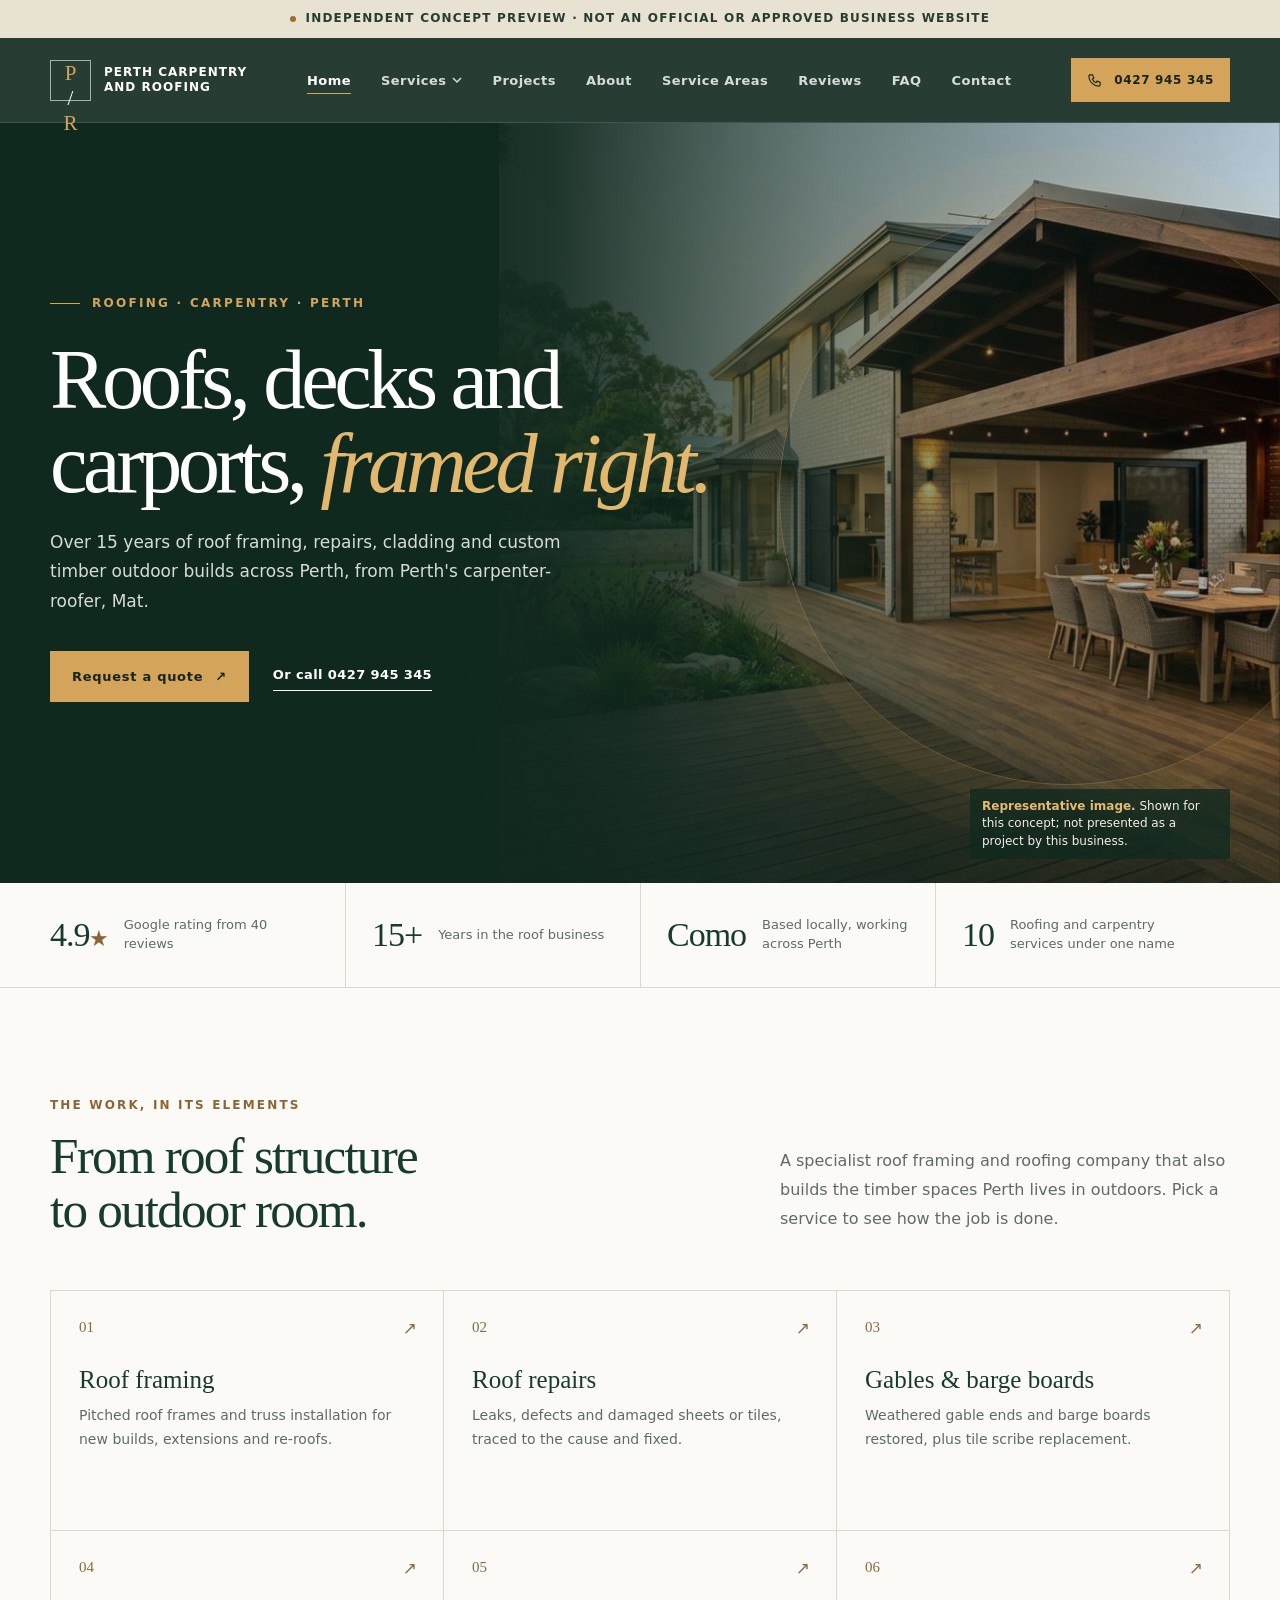
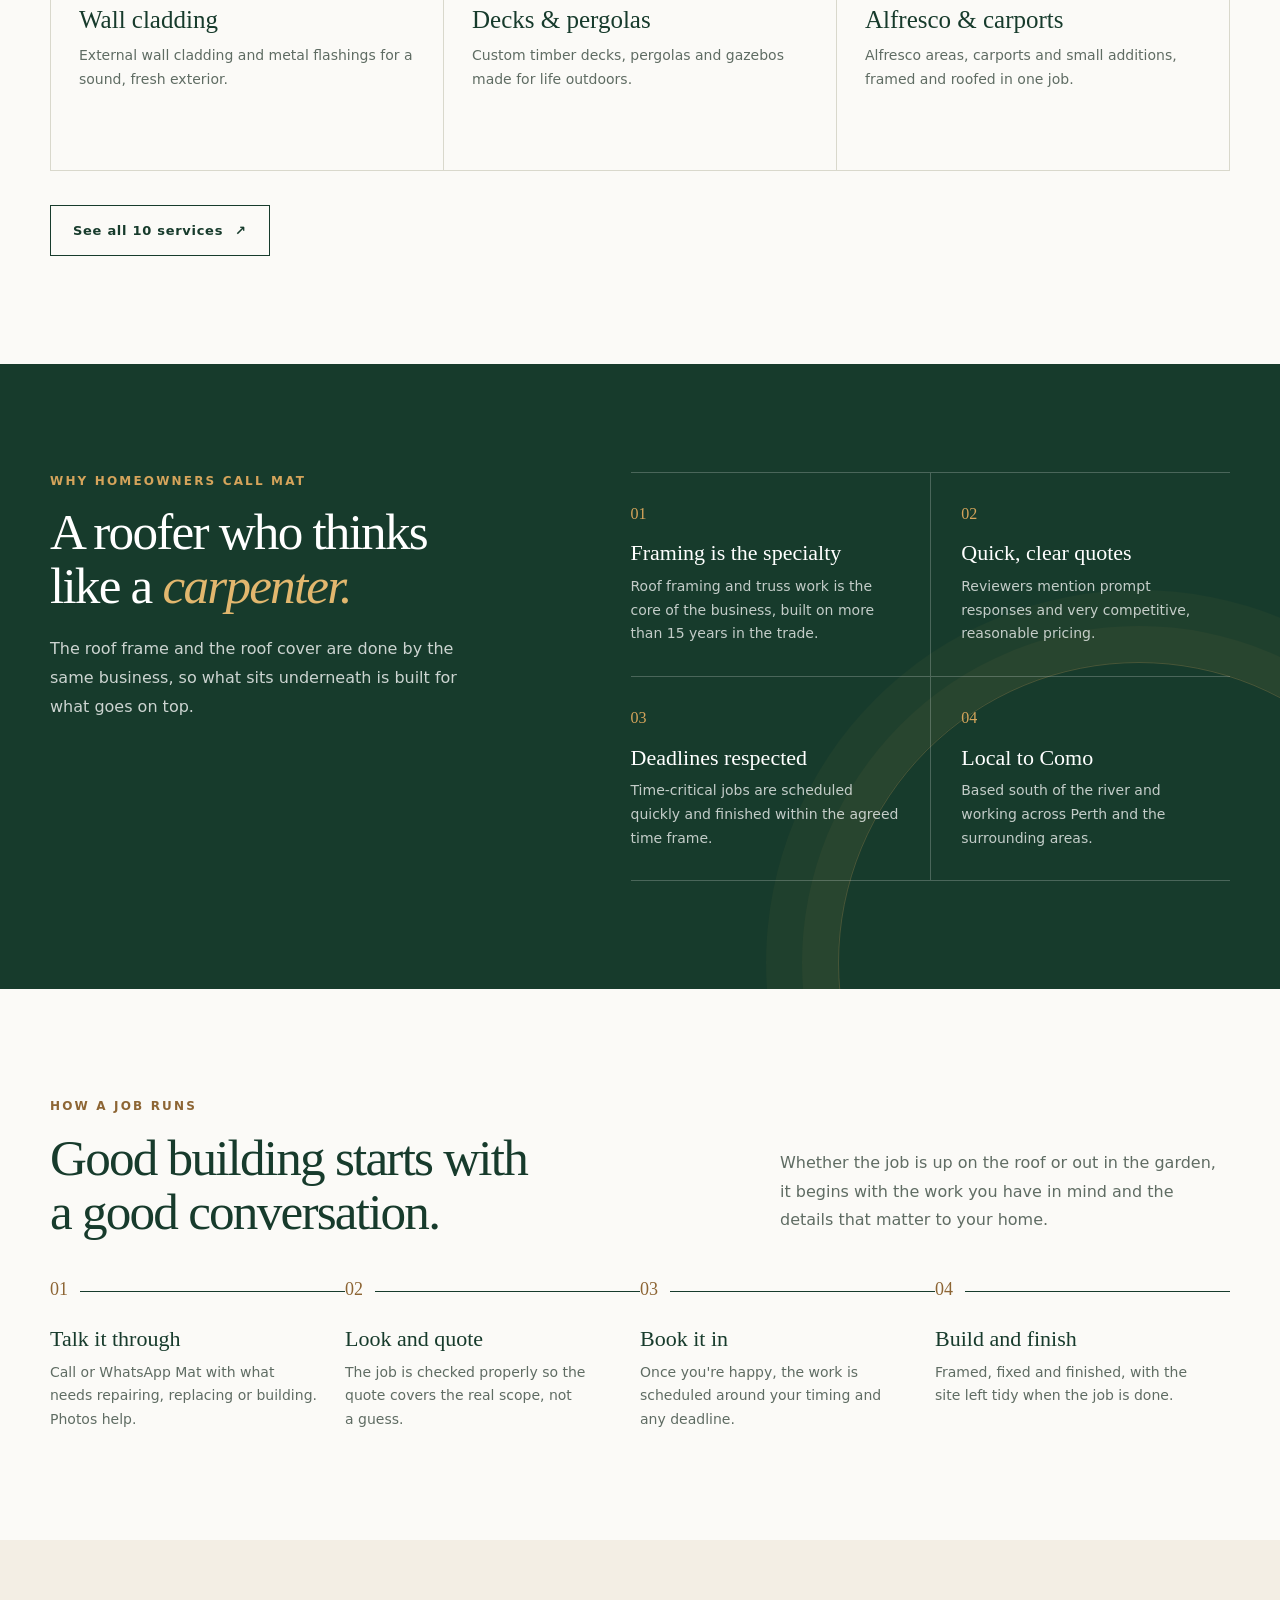
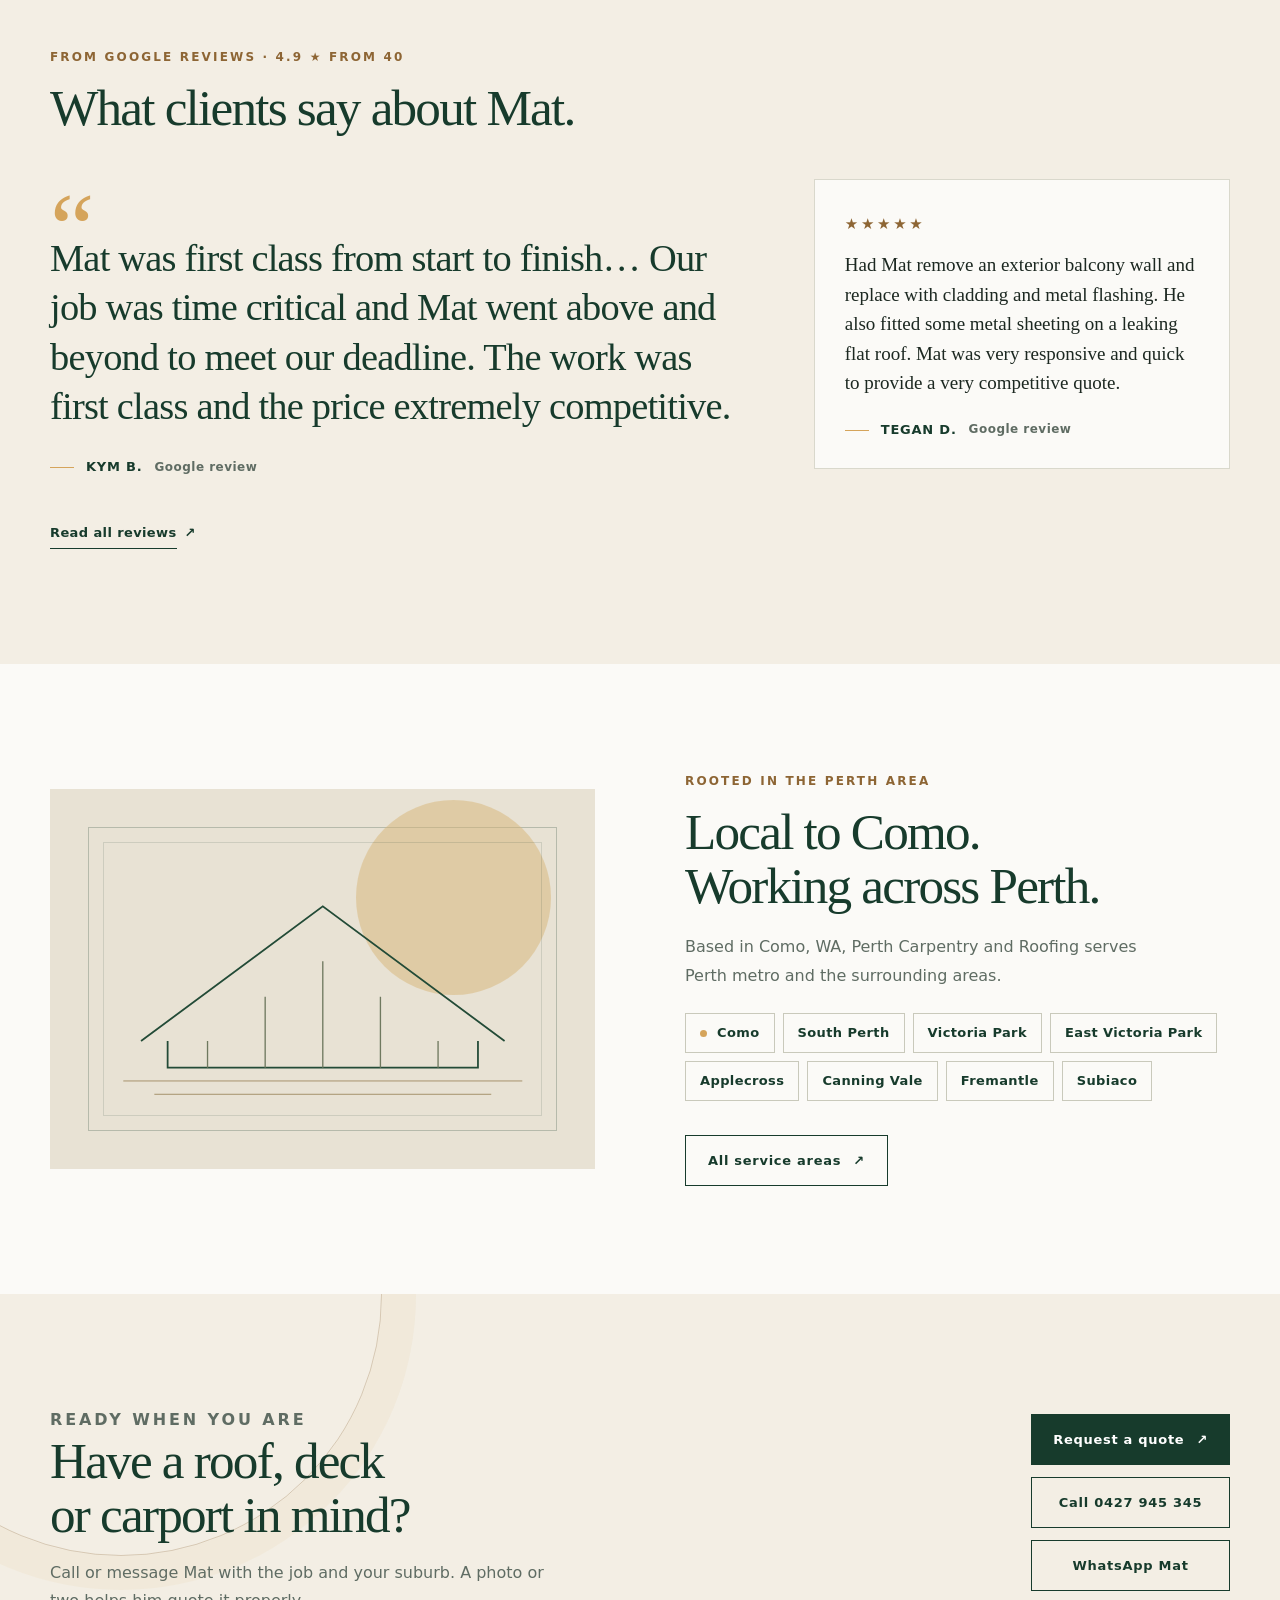
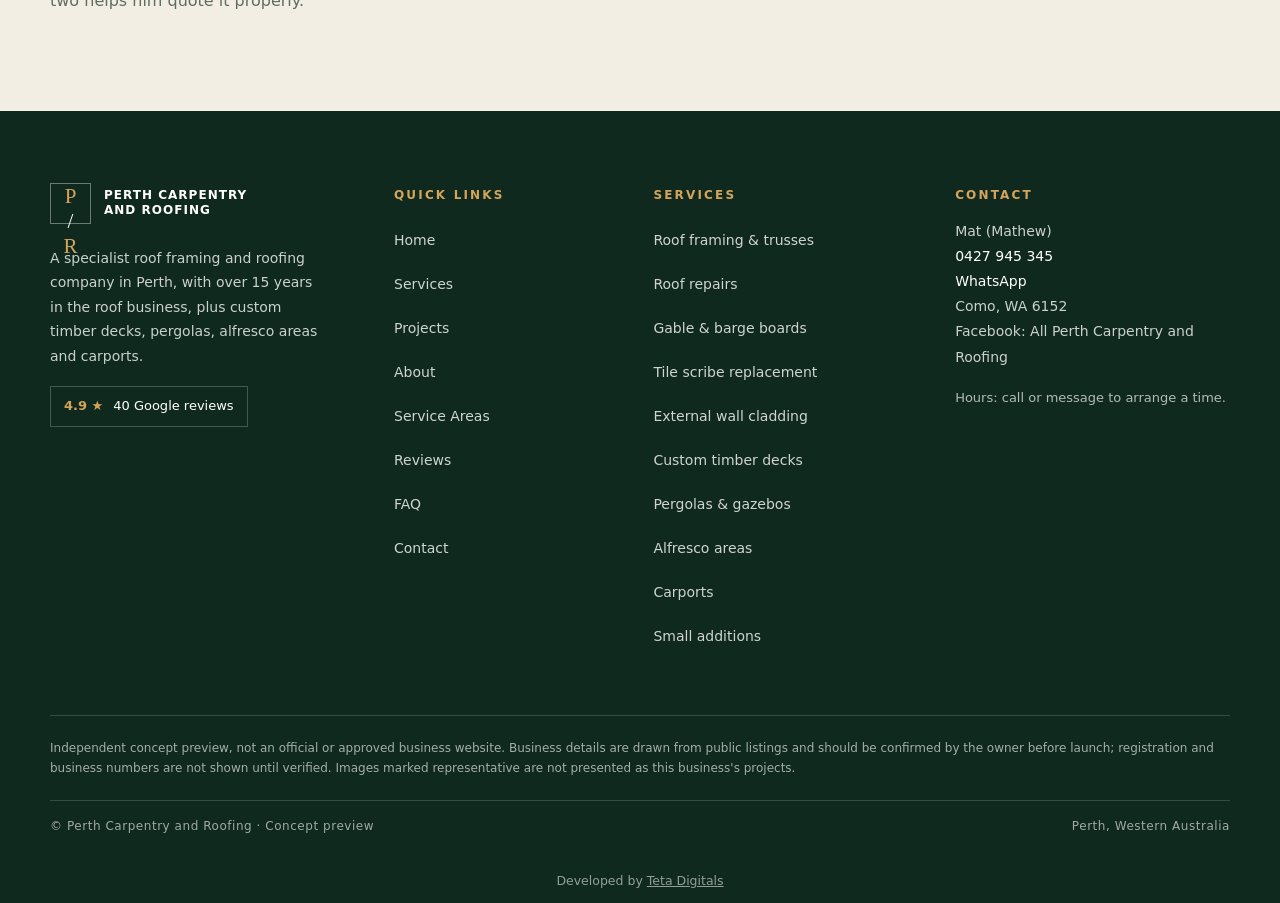
<file: perth-carpentry-roofing/index.html>
<!doctype html>
<html lang="en-AU" data-theme="light">
  <head>
    <meta charset="utf-8" />
    <meta name="viewport" content="width=device-width, initial-scale=1" />
    <meta name="robots" content="noindex,nofollow" />
    <meta name="description" content="Concept website for Perth Carpentry and Roofing: roof framing, roof repairs, cladding and custom timber decks, pergolas, alfresco areas and carports across Perth." />
    <meta name="theme-color" content="#173b2c" />
    <title>Perth Carpentry and Roofing | Roof framing, roofing and timber outdoor builds</title>
    <link rel="preconnect" href="https://fonts.googleapis.com" />
    <link rel="preconnect" href="https://fonts.gstatic.com" crossorigin />
    <link
      rel="stylesheet"
      href="https://fonts.googleapis.com/css2?family=Geist:wght@400;500;600&family=Geist+Mono:wght@400&display=swap"
    />
    <link rel="stylesheet" href="hark.css" />
    <link rel="stylesheet" href="hark-hero.css" />
    <style>
      /* ===== Design system carried over from the original concept ===== */
      :root {
        --forest: #173b2c; --forest-deep: #10291f; --moss: #45644e;
        --honey: #d5a45b; --honey-lt: #e2b76e; --bronze: #8d6534;
        --sand: #f3eee4; --sand-2: #ece5d6; --paper: #fbfaf7; --ink: #1c2821;
        --muted: #5f6c63; --line: #d9d8cc;
        --serif: Georgia, "Times New Roman", serif;
        --grotesk: "Avenir Next", Avenir, "Segoe UI", system-ui, sans-serif;
        --wrap: 1180px; --hdr: 84px;
        --ease: cubic-bezier(.2, .7, .2, 1);
      }
      html { color-scheme: light; scroll-padding-top: 100px; }
      body { margin: 0; background: var(--paper); color: var(--ink); font: 400 16px/1.6 var(--grotesk); -webkit-font-smoothing: antialiased; overflow-x: hidden; }
      .page.x-site { max-width: none; margin: 0; padding: 0; display: block; }
      :focus-visible { outline: 3px solid var(--honey); outline-offset: 3px; border-radius: 2px; }
      img { max-width: 100%; display: block; }
      .x-wrap { width: min(var(--wrap), calc(100% - 64px)); margin: 0 auto; }
      .x-skip { position: absolute; left: 12px; top: -60px; z-index: 100; padding: 12px 16px; background: var(--honey); color: var(--ink); font-weight: 700; text-decoration: none; }
      .x-skip:focus { top: 12px; }

      /* preview banner */
      .x-preview { display: flex; justify-content: center; align-items: center; gap: .6rem; min-height: 38px; padding: 8px 18px; background: #e8e2d3; color: #283d30; text-align: center; font-size: 12px; font-weight: 750; letter-spacing: .1em; text-transform: uppercase; }
      .x-preview::before { content: ""; width: 6px; height: 6px; flex: 0 0 6px; border-radius: 50%; background: #9c6d2f; }

      /* brand */
      .x-brand { display: inline-flex; align-items: center; gap: 13px; color: #fff; text-decoration: none; }
      .x-brand__mark { display: grid; place-items: center; width: 41px; height: 41px; border: 1px solid rgb(255 255 255 / .6); color: var(--honey); font: 21px var(--serif); transition: border-color .3s; }
      .x-brand__mark i { color: #fff; font-style: normal; }
      .x-brand:hover .x-brand__mark { border-color: var(--honey); }
      .x-brand__name { max-width: 185px; font-size: 12px; line-height: 1.25; font-weight: 750; letter-spacing: .085em; text-transform: uppercase; }

      /* header */
      .x-header { position: sticky; top: 0; z-index: 50; background: rgb(16 41 31 / .97); color: #fff; border-bottom: 1px solid rgb(255 255 255 / .12); transition: box-shadow .3s; }
      @supports (backdrop-filter: blur(8px)) { .x-header { background: rgb(16 41 31 / .9); backdrop-filter: blur(12px); } }
      .x-header.is-scrolled { box-shadow: 0 10px 30px rgb(9 24 18 / .22); }
      .x-nav { height: var(--hdr); display: flex; align-items: center; justify-content: space-between; gap: 24px; transition: height .3s var(--ease); }
      .x-header.is-scrolled .x-nav { height: 70px; }
      .x-menu { display: flex; align-items: center; gap: 30px; margin: 0; padding: 0; list-style: none; }
      .x-menu > li { position: relative; }
      .x-menu a, .x-dd__btn { position: relative; display: inline-flex; align-items: center; gap: 6px; min-height: 44px; padding: 0; background: none; border: 0; color: rgb(255 255 255 / .82); font: 650 13px/1 var(--grotesk); letter-spacing: .035em; text-decoration: none; cursor: pointer; transition: color .2s; }
      .x-menu a::after, .x-dd__btn::after { content: ""; position: absolute; left: 0; right: 0; bottom: 8px; height: 1px; background: var(--honey); transform: scaleX(0); transform-origin: left; transition: transform .3s var(--ease); }
      .x-dd__btn::after { right: 14px; }
      .x-menu a:hover, .x-dd__btn:hover, .x-menu a.is-active, .x-dd__btn.is-active { color: #fff; }
      .x-menu a:hover::after, .x-menu a.is-active::after, .x-dd__btn.is-active::after { transform: scaleX(1); }
      .x-dd__btn svg { transition: transform .25s; }
      .x-dd.is-open .x-dd__btn svg { transform: rotate(180deg); }
      .x-dd__panel { position: absolute; top: calc(100% + 14px); left: 50%; width: 560px; display: grid; grid-template-columns: 1fr 1fr; gap: 28px; padding: 28px 30px 26px; background: var(--paper); color: var(--ink); border-top: 2px solid var(--honey); box-shadow: 0 24px 60px rgb(9 24 18 / .28); opacity: 0; visibility: hidden; transform: translate(-50%, 8px); transition: opacity .25s, transform .25s var(--ease), visibility .25s; }
      .x-dd__panel::before { content: ""; position: absolute; left: 0; right: 0; top: -18px; height: 18px; }
      .x-dd.is-open .x-dd__panel { opacity: 1; visibility: visible; transform: translate(-50%, 0); }
      .x-dd__group p { margin: 0 0 10px; color: var(--bronze); font-size: 12px; font-weight: 800; letter-spacing: .16em; text-transform: uppercase; }
      .x-dd__group ul { margin: 0; padding: 0; list-style: none; }
      .x-dd__panel a { display: flex; min-height: 40px; align-items: center; color: var(--forest); font: 400 17px/1.25 var(--serif); letter-spacing: 0; border-bottom: 1px solid var(--line); }
      .x-dd__panel a::after { display: none; }
      .x-dd__panel a:hover, .x-dd__panel a.is-active { color: var(--bronze); }
      .x-dd__all { grid-column: 1 / -1; }
      .x-dd__panel .x-dd__all a { border: 0; font: 700 13px/1 var(--grotesk); letter-spacing: .04em; }
      .x-hdr-cta { display: flex; align-items: center; gap: 12px; }
      .x-burger { display: none; width: 46px; height: 46px; place-items: center; background: none; border: 1px solid rgb(255 255 255 / .45); color: #fff; cursor: pointer; }
      .x-burger span, .x-burger span::before, .x-burger span::after { display: block; width: 20px; height: 1.5px; background: currentColor; position: relative; transition: transform .3s var(--ease), background .2s; }
      .x-burger span::before, .x-burger span::after { content: ""; position: absolute; left: 0; }
      .x-burger span::before { top: -6px; } .x-burger span::after { top: 6px; }
      .x-burger[aria-expanded="true"] span { background: transparent; }
      .x-burger[aria-expanded="true"] span::before { transform: translateY(6px) rotate(45deg); }
      .x-burger[aria-expanded="true"] span::after { transform: translateY(-6px) rotate(-45deg); }

      /* mobile drawer */
      .x-drawer { position: fixed; inset: var(--hdr) 0 0; z-index: 49; overflow-y: auto; padding: 18px 21px 40px; background: var(--forest-deep); color: #fff; opacity: 0; visibility: hidden; transform: translateY(-10px); transition: opacity .3s, transform .3s var(--ease), visibility .3s; }
      .x-drawer.is-open { opacity: 1; visibility: visible; transform: none; }
      .x-drawer ul { margin: 0; padding: 0; list-style: none; }
      .x-drawer > ul > li { border-bottom: 1px solid rgb(255 255 255 / .14); }
      .x-drawer a, .x-drawer summary { display: flex; align-items: center; justify-content: space-between; min-height: 58px; color: #fff; font: 400 26px/1.1 var(--serif); text-decoration: none; cursor: pointer; list-style: none; }
      .x-drawer summary::-webkit-details-marker { display: none; }
      .x-drawer summary::after { content: "+"; color: var(--honey); font: 300 28px var(--grotesk); }
      .x-drawer details[open] summary::after { content: "–"; }
      .x-drawer a.is-active { color: var(--honey-lt); }
      .x-drawer details ul { padding: 0 0 14px 14px; border-left: 1px solid rgb(213 164 91 / .5); margin-bottom: 16px; }
      .x-drawer details a { min-height: 44px; font: 500 15px/1.3 var(--grotesk); color: rgb(255 255 255 / .82); }
      .x-drawer details .x-drawer__cap { margin: 10px 0 2px; color: var(--honey); font-size: 12px; font-weight: 800; letter-spacing: .16em; text-transform: uppercase; }
      .x-drawer__actions { display: grid; gap: 12px; margin-top: 28px; }
      .x-drawer .x-drawer__actions .x-btn { justify-content: center; min-height: 51px; color: #17251c; font: 800 13px/1 var(--grotesk); letter-spacing: .055em; }
      .x-drawer .x-drawer__actions .x-btn--ghost { color: #fff; }
      .x-drawer .x-drawer__actions .x-btn--ghost:hover { color: var(--forest); }
      .x-burger { flex: 0 0 46px; min-width: 46px; }
      .x-top[hidden] { display: none; }

      /* buttons & links */
      .x-btn { display: inline-flex; align-items: center; justify-content: center; gap: 12px; min-height: 51px; padding: 0 22px; background: var(--honey); color: #17251c; border: 0; font: 800 13px/1 var(--grotesk); letter-spacing: .055em; text-decoration: none; cursor: pointer; transition: background .2s, transform .2s var(--ease), color .2s, border-color .2s; }
      .x-btn:hover { background: #e5bc79; transform: translateY(-2px); }
      .x-btn .x-arr { transition: transform .25s var(--ease); }
      .x-btn:hover .x-arr { transform: translate(2px, -2px); }
      .x-btn--sm { min-height: 44px; padding: 0 16px; font-size: 12px; }
      .x-btn--forest { background: var(--forest); color: #fff; }
      .x-btn--forest:hover { background: #28543d; }
      .x-btn--ghost { background: transparent; color: #fff; border: 1px solid rgb(255 255 255 / .6); }
      .x-btn--ghost:hover { background: #fff; color: var(--forest); }
      .x-btn--line { background: transparent; color: var(--forest); border: 1px solid var(--forest); }
      .x-btn--line:hover { background: var(--forest); color: #fff; }
      .x-tlink { display: inline-flex; align-items: center; gap: 8px; min-height: 44px; color: inherit; font-size: 13px; font-weight: 700; letter-spacing: .03em; text-decoration: none; }
      .x-tlink span { border-bottom: 1px solid currentColor; padding: 4px 0; }
      .x-tlink:hover span { border-color: var(--honey); }
      .x-actions { display: flex; flex-wrap: wrap; align-items: center; gap: 14px 24px; margin-top: 34px; }
      /* type */
      .x-eyebrow { display: flex; align-items: center; gap: 12px; margin: 0; color: var(--honey); font-size: 12px; font-weight: 750; letter-spacing: .19em; text-transform: uppercase; }
      .x-eyebrow::before { content: ""; width: 30px; height: 1px; background: currentColor; }
      .x-kicker { margin: 0 0 14px; color: var(--bronze); font-size: 12px; font-weight: 800; letter-spacing: .18em; text-transform: uppercase; }
      .x-display { max-width: 720px; margin: 25px 0 22px; font: 400 clamp(3rem, 6.6vw, 6.2rem)/.99 var(--serif); letter-spacing: -.052em; }
      .x-display em, .x-h1 em, .x-h2 em { color: var(--honey-lt); font-style: italic; font-weight: 400; }
      .x-h1 { max-width: 820px; margin: 22px 0 18px; font: 400 clamp(2.7rem, 5.4vw, 4.8rem)/1.02 var(--serif); letter-spacing: -.045em; }
      .x-h2 { margin: 0; color: var(--forest); font: 400 clamp(2.2rem, 4vw, 3.5rem)/1.06 var(--serif); letter-spacing: -.035em; }
      .x-h2 em { color: var(--bronze); }
      .x-dark .x-h2 { color: #fff; } .x-dark .x-h2 em { color: var(--honey-lt); } .x-dark .x-kicker { color: var(--honey); }
      .x-h3 { margin: 0 0 10px; color: var(--forest); font: 400 25px/1.15 var(--serif); letter-spacing: -.01em; }
      .x-lead { max-width: 520px; margin: 0; color: rgb(255 255 255 / .83); font-size: 17px; line-height: 1.75; }
      .x-body { color: var(--muted); font-size: 16px; line-height: 1.8; }
      .x-body p + p { margin-top: 1em; }
      .x-body strong { color: var(--ink); }

      /* home hero */
      .x-hero { position: relative; min-height: min(760px, calc(100vh - 120px)); display: grid; align-items: center; overflow: hidden; isolation: isolate; background: var(--forest-deep); color: #fff; }
      .x-hero__img { position: absolute; z-index: -2; top: 0; bottom: 0; left: 39%; right: 0; width: 61%; height: 100%; object-fit: cover; object-position: center 48%; animation: xZoom 14s var(--ease) both; }
      .x-hero::before { content: ""; position: absolute; z-index: -1; inset: 0; background: linear-gradient(90deg, #10291f 0%, #10291f 32%, rgb(16 41 31 / .94) 43%, rgb(16 41 31 / .55) 65%, rgb(16 41 31 / .1) 100%), linear-gradient(0deg, rgb(16 41 31 / .45), transparent 40%); }
      .x-hero::after, .x-ring::after { content: ""; position: absolute; z-index: -1; width: 45vw; height: 45vw; max-width: 580px; max-height: 580px; border: 1px solid rgb(213 164 91 / .33); border-radius: 50%; right: -6%; top: 11%; box-shadow: 0 0 0 28px rgb(213 164 91 / .055), 0 0 0 58px rgb(213 164 91 / .04); pointer-events: none; }
      .x-hero__inner { padding: 110px 0 120px; }
      .x-hero__note { position: absolute; right: max(32px, calc((100% - var(--wrap)) / 2)); bottom: 24px; max-width: 260px; margin: 0; padding: 9px 12px; background: rgb(16 41 31 / .78); color: #f4f0e6; font-size: 12px; line-height: 1.45; }
      .x-hero__note strong { color: #e6ba71; }
      @keyframes xZoom { from { transform: scale(1.08); } to { transform: scale(1); } }

      /* trust bar */
      .x-trust { background: var(--paper); border-bottom: 1px solid var(--line); }
      .x-trust ul { display: grid; grid-template-columns: repeat(4, 1fr); margin: 0 auto; padding: 0; list-style: none; }
      .x-trust li { display: flex; align-items: center; gap: 16px; padding: 30px 26px; border-left: 1px solid var(--line); }
      .x-trust li:first-child { border-left: 0; padding-left: 0; }
      .x-trust b { color: var(--forest); font: 400 34px/1 var(--serif); letter-spacing: -.03em; white-space: nowrap; }
      .x-trust b small { color: var(--bronze); font-size: 22px; }
      .x-trust span { color: var(--muted); font-size: 13px; line-height: 1.45; }
      .x-trust a { display: inline-flex; align-items: center; min-height: 44px; min-width: 44px; color: inherit; text-decoration: none; }
      .x-trust a:hover b { color: var(--bronze); }
      .x-trust a:hover span { color: var(--forest); }

      /* inner page hero */
      .x-phero { position: relative; overflow: hidden; isolation: isolate; padding: 92px 0 96px; background: var(--forest-deep); color: #fff; }
      .x-phero::after { top: -40%; right: -10%; }
      .x-phero::before { content: ""; position: absolute; z-index: -1; inset: 0; background: radial-gradient(circle at 85% 20%, rgb(213 164 91 / .14), transparent 45%), linear-gradient(180deg, var(--forest-deep), var(--forest)); }
      .x-crumbs { display: flex; flex-wrap: wrap; gap: 4px 10px; margin: 0 0 30px; padding: 0; list-style: none; font-size: 12px; font-weight: 650; letter-spacing: .06em; color: rgb(255 255 255 / .65); }
      .x-crumbs li + li::before { content: "/"; margin-right: 10px; color: var(--honey); }
      .x-crumbs a { color: rgb(255 255 255 / .82); text-decoration: none; }
      .x-crumbs a:hover { color: #fff; text-decoration: underline; }

      /* sections */
      .x-sec { padding: 108px 0; }
      .x-sec--sand { background: var(--sand); }
      .x-sec--tight { padding: 80px 0; }
      .x-dark { position: relative; overflow: hidden; isolation: isolate; background: var(--forest); color: #fff; }
      .x-dark::after { content: ""; position: absolute; z-index: -1; right: -160px; bottom: -275px; width: 600px; height: 600px; border: 1px solid rgb(213 164 91 / .26); border-radius: 50%; box-shadow: 0 0 0 36px rgb(213 164 91 / .05), 0 0 0 72px rgb(213 164 91 / .04); }
      .x-intro { display: grid; grid-template-columns: 1fr 1fr; gap: 80px; align-items: end; margin-bottom: 52px; }
      .x-intro__text { max-width: 450px; justify-self: end; margin: 0 0 4px; color: var(--muted); font-size: 16px; line-height: 1.8; }
      .x-dark .x-intro__text { color: rgb(255 255 255 / .78); }
      .x-split { display: grid; grid-template-columns: .9fr 1.1fr; gap: 90px; align-items: start; }
      .x-split--center { align-items: center; grid-template-columns: 1fr 1fr; }

      /* service cards */
      .x-sgrid { display: grid; grid-template-columns: repeat(3, 1fr); border-top: 1px solid var(--line); border-left: 1px solid var(--line); }
      .x-sgrid--5 { grid-template-columns: repeat(5, 1fr); }
      .x-scard { position: relative; display: flex; flex-direction: column; min-height: 240px; padding: 28px 28px 30px; border-right: 1px solid var(--line); border-bottom: 1px solid var(--line); color: inherit; text-decoration: none; transition: background .3s; }
      .x-scard::before { content: ""; position: absolute; left: 0; right: 0; bottom: -1px; height: 2px; background: var(--honey); transform: scaleX(0); transform-origin: left; transition: transform .4s var(--ease); }
      .x-scard:hover { background: #f4f0e7; }
      .x-scard:hover::before { transform: scaleX(1); }
      .x-scard__no { color: #8a6c43; font: 15px var(--serif); }
      .x-scard h3 { margin: 30px 0 10px; color: var(--forest); font: 400 25px/1.15 var(--serif); }
      .x-scard p { margin: 0; color: var(--muted); font-size: 14px; line-height: 1.7; }
      .x-scard__arr { position: absolute; top: 24px; right: 26px; color: #8a6c43; font-size: 17px; transition: transform .3s var(--ease); }
      .x-scard:hover .x-scard__arr { transform: translate(3px, -3px); color: var(--forest); }
      .x-sgrid--5 .x-scard { min-height: 220px; padding: 24px 22px; }
      .x-sgrid--5 .x-scard h3 { font-size: 21px; margin-top: 26px; }
      .x-sgroup + .x-sgroup { margin-top: 70px; }
      .x-sgroup__head { display: flex; align-items: baseline; justify-content: space-between; gap: 20px; margin-bottom: 22px; }
      .x-sgroup__head h3 { margin: 0; color: var(--forest); font: 400 30px/1.1 var(--serif); }
      .x-sgroup__head p { margin: 0; color: var(--muted); font-size: 14px; max-width: 460px; }

      /* reasons & steps (dark) */
      .x-reasons { display: grid; grid-template-columns: 1fr 1fr; border-top: 1px solid rgb(255 255 255 / .22); }
      .x-reasons > div { padding: 28px 30px 30px 0; border-bottom: 1px solid rgb(255 255 255 / .22); }
      .x-reasons > div:nth-child(even) { padding-left: 30px; padding-right: 0; border-left: 1px solid rgb(255 255 255 / .22); }
      .x-reasons b { display: block; margin: 14px 0 8px; color: #fff; font: 400 22px/1.2 var(--serif); }
      .x-reasons span:first-child { color: var(--honey); font: 16px var(--serif); }
      .x-reasons p { margin: 0; color: rgb(255 255 255 / .74); font-size: 14px; line-height: 1.7; }
      .x-steps { margin: 0; padding: 0; list-style: none; border-top: 1px solid rgb(255 255 255 / .25); }
      .x-steps li { display: grid; grid-template-columns: 56px 1fr; gap: 14px; padding: 22px 0; border-bottom: 1px solid rgb(255 255 255 / .25); }
      .x-steps__no { color: var(--honey); font: 20px var(--serif); }
      .x-steps strong { display: block; margin-bottom: 5px; color: #fff; font-size: 16px; font-weight: 700; }
      .x-steps p { margin: 0; color: rgb(255 255 255 / .74); font-size: 14px; line-height: 1.65; }

      /* process (light) */
      .x-process { display: grid; grid-template-columns: repeat(4, 1fr); gap: 0; margin: 0; padding: 0; list-style: none; counter-reset: s; }
      .x-process li { position: relative; padding: 34px 28px 0 0; border-top: 1px solid var(--forest); }
      .x-process li::before { counter-increment: s; content: "0" counter(s); position: absolute; top: -13px; left: 0; padding-right: 12px; background: var(--paper); color: var(--bronze); font: 18px var(--serif); }
      .x-sec--sand .x-process li::before { background: var(--sand); }
      .x-process strong { display: block; margin-bottom: 8px; color: var(--forest); font: 400 22px/1.2 var(--serif); }
      .x-process p { margin: 0; color: var(--muted); font-size: 14px; line-height: 1.7; }

      /* quotes */
      .x-feature { display: grid; grid-template-columns: 1.25fr .75fr; gap: 70px; align-items: start; }
      .x-bigquote { margin: 0; }
      .x-bigquote p { margin: 0; color: var(--forest); font: 400 clamp(1.7rem, 3vw, 2.5rem)/1.28 var(--serif); letter-spacing: -.02em; }
      .x-bigquote p::before { content: "“"; display: block; height: .55em; color: var(--honey); font-size: 2.6em; line-height: 1; }
      .x-quote { position: relative; display: flex; flex-direction: column; margin: 0; padding: 32px 30px 28px; background: var(--paper); border: 1px solid var(--line); transition: transform .3s var(--ease), box-shadow .3s; }
      .x-quote:hover { transform: translateY(-4px); box-shadow: 0 20px 40px rgb(23 59 44 / .1); }
      .x-quote p { flex: 1; margin: 0 0 22px; color: var(--ink); font: 400 19px/1.55 var(--serif); }
      .x-stars { color: var(--bronze); letter-spacing: .18em; font-size: 15px; margin-bottom: 14px; display: block; }
      .x-cite { display: flex; align-items: center; gap: 12px; color: var(--forest); font-size: 13px; font-weight: 750; letter-spacing: .06em; font-style: normal; text-transform: uppercase; }
      .x-cite::before { content: ""; width: 24px; height: 1px; background: var(--honey); }
      .x-cite small { color: var(--muted); font-weight: 600; letter-spacing: .04em; text-transform: none; }
      .x-quotes { display: grid; grid-template-columns: repeat(3, 1fr); gap: 22px; }
      .x-rating { display: grid; grid-template-columns: auto 1fr auto; gap: 34px; align-items: center; margin-bottom: 48px; padding: 34px 38px; background: var(--forest); color: #fff; }
      .x-rating__fig { font: 400 76px/1 var(--serif); letter-spacing: -.04em; }
      .x-rating__fig small { color: var(--honey); font-size: 34px; }
      .x-rating p { margin: 0; color: rgb(255 255 255 / .8); font-size: 15px; line-height: 1.6; }
      .x-rating strong { color: #fff; display: block; font: 400 24px/1.2 var(--serif); margin-bottom: 4px; }
      /* area art, tags, regions */
      .x-art { position: relative; min-height: 380px; overflow: hidden; display: grid; place-items: center; background: #e8e2d4; }
      .x-art::before, .x-art::after { content: ""; position: absolute; inset: 38px; border: 1px solid rgb(23 59 44 / .24); }
      .x-art::after { inset: 53px; border-color: rgb(23 59 44 / .13); }
      .x-art__sun { position: absolute; width: 195px; height: 195px; border-radius: 50%; background: #d8b678; opacity: .5; right: 8%; top: 3%; }
      .x-art svg { position: relative; z-index: 1; width: 88%; height: 70%; }
      .x-tags { display: flex; flex-wrap: wrap; gap: 8px; margin: 22px 0 0; padding: 0; list-style: none; }
      .x-tag { display: inline-flex; align-items: center; gap: 10px; min-height: 40px; padding: 8px 14px; border: 1px solid #c9c9bb; color: var(--forest); font-size: 13px; font-weight: 700; letter-spacing: .03em; background: transparent; transition: background .2s, border-color .2s; }
      .x-tag--dot::before { content: ""; width: 7px; height: 7px; border-radius: 50%; background: var(--honey); }
      .x-tag:hover { border-color: var(--forest); }
      .x-regions { display: grid; grid-template-columns: repeat(2, 1fr); gap: 22px; }
      .x-region { padding: 34px 34px 32px; background: var(--paper); border: 1px solid var(--line); }
      .x-region h3 { display: flex; justify-content: space-between; align-items: baseline; margin: 0 0 6px; color: var(--forest); font: 400 28px/1.15 var(--serif); }
      .x-region h3 span { color: var(--bronze); font-size: 15px; }
      .x-region > p { margin: 0; color: var(--muted); font-size: 14px; }
      .x-region .x-tags { margin-top: 18px; }
      .x-region .x-tag { min-height: 36px; padding: 6px 12px; font-weight: 600; }
      .x-region .x-tag.is-home { background: var(--forest); color: #fff; border-color: var(--forest); }

      /* projects gallery */
      .x-filter { display: flex; flex-wrap: wrap; gap: 10px; margin-bottom: 36px; }
      .x-filter button { min-height: 46px; padding: 0 20px; background: transparent; border: 1px solid #c9c9bb; color: var(--forest); font: 700 13px/1 var(--grotesk); letter-spacing: .05em; cursor: pointer; transition: all .2s; }
      .x-filter button:hover { border-color: var(--forest); }
      .x-filter button[aria-pressed="true"] { background: var(--forest); border-color: var(--forest); color: #fff; }
      .x-filter button span { margin-left: 6px; color: var(--honey); }
      .x-gallery { display: grid; grid-template-columns: repeat(3, 1fr); gap: 22px; }
      .x-gitem { transition: opacity .35s, transform .35s var(--ease); }
      .x-gitem.is-hidden { display: none; }
      .x-gitem.is-fading { opacity: 0; transform: scale(.97); }
      .x-gitem--wide { grid-column: span 2; }
      .x-photo { position: relative; height: 100%; min-height: 380px; margin: 0; overflow: hidden; background: var(--forest-deep); }
      .x-photo img { position: absolute; inset: 0; width: 100%; height: 100%; object-fit: cover; transition: transform .8s var(--ease); }
      .x-photo:hover img { transform: scale(1.05); }
      .x-photo figcaption { position: absolute; left: 0; right: 0; bottom: 0; padding: 70px 26px 24px; background: linear-gradient(0deg, rgb(16 41 31 / .94), transparent); color: #fff; }
      .x-photo figcaption b { display: block; font: 400 24px/1.2 var(--serif); margin: 8px 0 4px; }
      .x-photo figcaption span { color: rgb(255 255 255 / .8); font-size: 13px; }
      .x-cat { display: inline-block; padding: 5px 9px; background: var(--honey); color: #17251c; font-size: 12px; font-weight: 800; letter-spacing: .1em; text-transform: uppercase; }
      .x-case { display: flex; flex-direction: column; height: 100%; min-height: 380px; padding: 32px 30px; background: var(--sand); border: 1px solid var(--line); }
      .x-case svg { width: 100%; max-width: 220px; height: 90px; margin: 22px 0 18px; }
      .x-case h3 { margin: 0 0 10px; color: var(--forest); font: 400 26px/1.15 var(--serif); }
      .x-case p { margin: 0 0 18px; color: var(--muted); font-size: 14px; line-height: 1.7; }
      .x-case .x-tlink { margin-top: auto; color: var(--forest); }
      .x-figure { position: relative; margin: 0; }
      .x-figure img { width: 100%; height: 560px; object-fit: cover; }
      .x-figure figcaption { margin-top: 12px; color: var(--muted); font-size: 12px; letter-spacing: .03em; }
      .x-figure::before { content: ""; position: absolute; z-index: -1; inset: 28px -28px -28px 28px; border: 1px solid var(--honey); }

      /* signs grid */
      .x-signs { display: grid; grid-template-columns: repeat(4, 1fr); gap: 18px; margin: 0; padding: 0; list-style: none; }
      .x-signs li { padding: 28px 24px; background: var(--paper); border: 1px solid var(--line); color: var(--ink); font-size: 15px; line-height: 1.6; }
      .x-signs li::before { content: ""; display: block; width: 28px; height: 28px; margin-bottom: 20px; border: 1px solid var(--honey); border-radius: 50%; background: radial-gradient(circle, var(--honey) 3px, transparent 4px); }
      .x-glance { padding: 30px 30px 26px; background: var(--sand); border-top: 2px solid var(--honey); }
      .x-glance h3 { margin: 0 0 14px; color: var(--forest); font: 400 22px/1.2 var(--serif); }
      .x-glance dl { margin: 0; }
      .x-glance dt { color: var(--bronze); font-size: 12px; font-weight: 800; letter-spacing: .14em; text-transform: uppercase; margin-top: 14px; }
      .x-glance dd { margin: 4px 0 0; color: var(--ink); font-size: 15px; }
      .x-glance a { color: var(--forest); }
      .x-glance .x-btn { margin-top: 22px; width: 100%; }

      /* faq */
      .x-faq { border-top: 1px solid var(--line); }
      .x-faq__item { border-bottom: 1px solid var(--line); }
      .x-faq__q { display: flex; align-items: center; justify-content: space-between; gap: 24px; width: 100%; min-height: 76px; padding: 20px 0; background: none; border: 0; color: var(--forest); font: 400 22px/1.3 var(--serif); text-align: left; cursor: pointer; }
      .x-faq__q:hover { color: var(--bronze); }
      .x-faq__icon { position: relative; flex: 0 0 38px; height: 38px; border: 1px solid var(--line); border-radius: 50%; transition: background .3s, border-color .3s; }
      .x-faq__icon::before, .x-faq__icon::after { content: ""; position: absolute; left: 50%; top: 50%; width: 12px; height: 1.5px; background: var(--forest); transform: translate(-50%, -50%); transition: transform .3s var(--ease); }
      .x-faq__icon::after { transform: translate(-50%, -50%) rotate(90deg); }
      .x-faq__q[aria-expanded="true"] .x-faq__icon { background: var(--honey); border-color: var(--honey); }
      .x-faq__q[aria-expanded="true"] .x-faq__icon::after { transform: translate(-50%, -50%) rotate(0); }
      .x-faq__a { display: grid; grid-template-rows: 0fr; transition: grid-template-rows .4s var(--ease); }
      .x-faq__a > div { overflow: hidden; }
      .x-faq__a p { max-width: 760px; margin: 0; padding: 0 60px 26px 0; color: var(--muted); font-size: 16px; line-height: 1.8; }
      .x-faq__item.is-open .x-faq__a { grid-template-rows: 1fr; }

      /* contact */
      .x-contact { display: grid; grid-template-columns: 1.15fr .85fr; gap: 60px; align-items: start; }
      .x-form { padding: 44px 44px 40px; background: var(--paper); border: 1px solid var(--line); box-shadow: 0 30px 60px rgb(23 59 44 / .07); }
      .x-form__grid { display: grid; grid-template-columns: 1fr 1fr; gap: 20px 22px; margin-top: 28px; }
      .x-field { display: grid; gap: 8px; }
      .x-field--full { grid-column: 1 / -1; }
      .x-field label { color: var(--forest); font-size: 12px; font-weight: 800; letter-spacing: .12em; text-transform: uppercase; }
      .x-field label small { color: var(--muted); font-weight: 600; letter-spacing: .04em; text-transform: none; font-size: 12px; }
      .x-field input, .x-field select, .x-field textarea { width: 100%; min-height: 52px; padding: 13px 15px; background: #fff; border: 1px solid #cfcdbf; border-radius: 0; color: var(--ink); font: 400 16px/1.4 var(--grotesk); transition: border-color .2s, box-shadow .2s; }
      .x-field select { appearance: none; background: #fff url("data:image/svg+xml,%3Csvg xmlns='http://www.w3.org/2000/svg' width='12' height='8' fill='none'%3E%3Cpath d='M1 1l5 5 5-5' stroke='%23173b2c' stroke-width='1.5'/%3E%3C/svg%3E") no-repeat right 16px center; padding-right: 40px; }
      .x-field textarea { min-height: 140px; resize: vertical; }
      .x-field input:focus, .x-field select:focus, .x-field textarea:focus { outline: none; border-color: var(--forest); box-shadow: 0 0 0 3px rgb(213 164 91 / .45); }
      .x-field.is-invalid input, .x-field.is-invalid select, .x-field.is-invalid textarea { border-color: #a5432f; }
      .x-field__err { display: none; color: #a5432f; font-size: 13px; }
      .x-field.is-invalid .x-field__err { display: block; }
      .x-form__foot { display: flex; flex-wrap: wrap; align-items: center; gap: 16px 22px; margin-top: 28px; }
      .x-form__foot p { margin: 0; color: var(--muted); font-size: 13px; max-width: 300px; }
      .x-thanks { padding: 50px 44px; background: var(--forest); color: #fff; text-align: left; }
      .x-thanks .x-h2 { color: #fff; margin: 16px 0 14px; }
      .x-thanks p { color: rgb(255 255 255 / .8); margin: 0 0 8px; max-width: 460px; }
      .x-ccards { display: grid; gap: 14px; }
      .x-ccard { display: grid; grid-template-columns: 46px 1fr auto; gap: 16px; align-items: center; padding: 20px 22px; background: var(--paper); border: 1px solid var(--line); color: inherit; text-decoration: none; transition: border-color .2s, transform .3s var(--ease); }
      a.x-ccard:hover { border-color: var(--forest); transform: translateX(4px); }
      .x-ccard__ic { display: grid; place-items: center; width: 46px; height: 46px; background: var(--forest); color: var(--honey); }
      .x-ccard small { display: block; color: var(--bronze); font-size: 12px; font-weight: 800; letter-spacing: .12em; text-transform: uppercase; }
      .x-ccard b { display: block; color: var(--forest); font: 400 20px/1.3 var(--serif); }
      .x-ccard > span:last-child { color: #8a6c43; }
      .x-map { position: relative; display: block; min-height: 250px; overflow: hidden; background: #e8e2d4; color: var(--forest); text-decoration: none; }
      .x-map svg { position: absolute; inset: 0; width: 100%; height: 100%; }
      .x-map__label { position: absolute; left: 20px; bottom: 20px; right: 20px; display: flex; justify-content: space-between; align-items: center; gap: 12px; padding: 14px 16px; background: var(--paper); font-size: 14px; font-weight: 700; box-shadow: 0 10px 30px rgb(23 59 44 / .15); }
      .x-map:hover .x-map__label { background: var(--forest); color: #fff; }
      .x-pin { transform-origin: center bottom; animation: xPin 2.4s ease-in-out infinite; }
      @keyframes xPin { 0%, 100% { transform: translateY(0); } 50% { transform: translateY(-6px); } }

      /* closing CTA */
      .x-cta { position: relative; overflow: hidden; isolation: isolate; padding: 96px 0; background: var(--sand); }
      .x-cta::after { content: ""; position: absolute; z-index: -1; left: -140px; top: -260px; width: 520px; height: 520px; border: 1px solid rgb(141 101 52 / .28); border-radius: 50%; box-shadow: 0 0 0 34px rgb(213 164 91 / .07); }
      .x-cta__inner { display: flex; align-items: center; justify-content: space-between; gap: 40px; }
      .x-cta .x-h2 { max-width: 680px; }
      .x-cta p { max-width: 500px; margin: 16px 0 0; color: var(--muted); font-size: 16px; line-height: 1.75; }
      .x-cta__btns { display: grid; gap: 12px; flex: 0 0 auto; }

      /* footer */
      .x-foot { background: var(--forest-deep); color: rgb(255 255 255 / .78); }
      .x-foot__main { display: grid; grid-template-columns: 1.4fr 1fr 1.2fr 1.3fr; gap: 48px; padding: 72px 0 56px; }
      .x-foot__blurb { margin: 22px 0 18px; max-width: 320px; font-size: 14px; line-height: 1.75; }
      .x-foot h2 { margin: 6px 0 18px; color: var(--honey); font: 800 12px/1 var(--grotesk); letter-spacing: .18em; text-transform: uppercase; }
      .x-foot ul { margin: 0; padding: 0; list-style: none; }
      .x-foot li a { display: inline-flex; align-items: center; min-height: 44px; min-width: 44px; color: rgb(255 255 255 / .8); font-size: 14px; text-decoration: none; }
      .x-foot li a:hover { color: #fff; text-decoration: underline; text-underline-offset: 4px; }
      .x-foot address { font-style: normal; font-size: 14px; line-height: 1.8; }
      .x-foot address a { color: #fff; text-decoration: none; }
      .x-foot address a:hover { text-decoration: underline; }
      .x-foot__badge { display: inline-flex; align-items: center; gap: 10px; padding: 9px 13px; border: 1px solid rgb(255 255 255 / .22); color: #fff; font-size: 13px; text-decoration: none; }
      .x-foot__badge b { color: var(--honey); }
      .x-foot__hours { margin-top: 18px; font-size: 13px; color: rgb(255 255 255 / .68); }
      .x-foot__note { padding: 22px 0; border-top: 1px solid rgb(255 255 255 / .16); color: rgb(255 255 255 / .62); font-size: 12px; line-height: 1.7; }
      .x-foot__bottom { display: flex; justify-content: space-between; flex-wrap: wrap; gap: 10px 20px; padding: 16px 0 22px; border-top: 1px solid rgb(255 255 255 / .16); color: rgb(255 255 255 / .6); font-size: 12px; letter-spacing: .045em; }
      .x-foot .x-brand__mark { border-color: rgb(255 255 255 / .38); }

      /* scroll to top */
      .x-top { position: fixed; right: 22px; bottom: 22px; z-index: 40; display: grid; place-items: center; width: 50px; height: 50px; background: var(--honey); color: var(--ink); border: 0; cursor: pointer; box-shadow: 0 12px 30px rgb(16 41 31 / .25); opacity: 0; visibility: hidden; transform: translateY(12px); transition: opacity .3s, transform .3s var(--ease), visibility .3s; }
      .x-top.is-shown { opacity: 1; visibility: visible; transform: none; }
      .x-top:hover { background: #e5bc79; }

      /* routing, transitions, reveal */
      .x-page[hidden] { display: none; }
      .x-main { outline: none; transition: opacity .28s ease, transform .28s var(--ease); }
      .x-main.is-leaving { opacity: 0; transform: translateY(8px); }
      .js [data-reveal] { opacity: 0; transform: translateY(26px); transition: opacity .8s var(--ease), transform .8s var(--ease); transition-delay: var(--d, 0s); }
      .js [data-reveal].is-in { opacity: 1; transform: none; }

      /* extras: case links, contact notes, hours */
      .x-case__meta { margin: 0 0 6px !important; color: var(--bronze) !important; font-size: 12px !important; font-weight: 800; letter-spacing: .12em; text-transform: uppercase; }
      .x-photo__note { display: block; margin-top: 6px; color: rgb(255 255 255 / .7); font-size: 12px; }
      .x-hours { margin: 0; padding: 26px 26px 22px; background: var(--sand); border-top: 2px solid var(--honey); }
      .x-hours h3 { margin: 0 0 8px; color: var(--forest); font: 400 22px/1.2 var(--serif); }
      .x-hours p { margin: 0; color: var(--muted); font-size: 14px; line-height: 1.7; }
      .x-checks { margin: 22px 0 0; padding: 0; list-style: none; border-top: 1px solid var(--line); }
      .x-checks li { display: grid; grid-template-columns: 26px 1fr; gap: 12px; padding: 16px 0; border-bottom: 1px solid var(--line); color: var(--ink); font-size: 15px; line-height: 1.6; }
      .x-checks li::before { content: "✓"; color: var(--bronze); font-weight: 800; }
      .x-checks small { display: block; color: var(--muted); font-size: 13px; }
      .x-themes { display: grid; grid-template-columns: repeat(3, 1fr); gap: 0; border-top: 1px solid rgb(255 255 255 / .22); }
      .x-themes > div { padding: 28px 28px 30px 0; }
      .x-themes > div + div { padding-left: 28px; border-left: 1px solid rgb(255 255 255 / .22); }
      .x-themes b { display: block; margin: 12px 0 8px; color: #fff; font: 400 22px/1.2 var(--serif); }
      .x-themes span { color: var(--honey); font: 16px var(--serif); }
      .x-themes p { margin: 0; color: rgb(255 255 255 / .74); font-size: 14px; line-height: 1.7; }
      .x-faqside { position: sticky; top: 120px; }
      .x-faqside .x-body { margin: 18px 0 0; }
      @media (min-width: 1101px) { .x-drawer { display: none; } }
      @media (max-width: 1240px) { .x-menu { gap: 20px; } }

      /* responsive */
      @media (max-width: 1100px) {
        .x-menu { display: none; }
        .x-burger { display: grid; }
      }
      @media (max-width: 1080px) {
        .x-menu { gap: 22px; }
        .x-sgrid--5 { grid-template-columns: repeat(3, 1fr); }
        .x-foot__main { grid-template-columns: 1fr 1fr; }
      }
      @media (max-width: 980px) {
        :root { --hdr: 74px; }
        .x-menu, .x-hdr-cta .x-btn--full { display: none; }
        .x-burger { display: grid; }
        .x-header.is-scrolled .x-nav { height: var(--hdr); }
        .x-intro, .x-split, .x-split--center, .x-feature, .x-contact { grid-template-columns: 1fr; gap: 28px; }
        .x-intro__text { justify-self: start; }
        .x-trust ul { grid-template-columns: 1fr 1fr; }
        .x-trust li:nth-child(3) { border-left: 0; padding-left: 0; }
        .x-trust li:nth-child(n+3) { border-top: 1px solid var(--line); }
        .x-process { grid-template-columns: 1fr 1fr; gap: 40px 24px; }
        .x-signs { grid-template-columns: 1fr 1fr; }
        .x-quotes, .x-gallery { grid-template-columns: 1fr 1fr; }
        .x-rating { grid-template-columns: auto 1fr; }
        .x-rating .x-btn { grid-column: 1 / -1; justify-self: start; }
        .x-cta__inner { flex-direction: column; align-items: flex-start; }
        .x-figure img { height: 440px; }
      }
      @media (max-width: 760px) {
        .x-preview { font-size: 12px; letter-spacing: .05em; }
        .x-wrap { width: calc(100% - 42px); }
        .x-brand__mark { width: 36px; height: 36px; font-size: 19px; }
        .x-brand__name { max-width: 150px; font-size: 12px; }
        .x-hero { min-height: 740px; align-items: end; }
        .x-hero__img { left: 0; width: 100%; object-position: 58% center; }
        .x-hero::before { background: linear-gradient(0deg, #10291f 0%, rgb(16 41 31 / .98) 22%, rgb(16 41 31 / .8) 50%, rgb(16 41 31 / .15) 100%); }
        .x-hero::after { width: 70vw; height: 70vw; right: -18%; top: 12%; }
        .x-hero__inner { padding: 260px 0 110px; }
        .x-display { font-size: clamp(2.8rem, 12vw, 4.4rem); }
        .x-lead { font-size: 16px; }
        .x-hero__note { right: 21px; left: 21px; bottom: 16px; max-width: none; }
        .x-sec { padding: 76px 0; }
        .x-phero { padding: 64px 0 70px; }
        .x-trust li { padding: 22px 14px; flex-direction: column; align-items: flex-start; gap: 6px; }
        .x-trust li:nth-child(even) { padding-right: 0; }
        .x-trust b { font-size: 28px; }
        .x-sgrid, .x-sgrid--5 { grid-template-columns: 1fr 1fr; }
        .x-scard, .x-sgrid--5 .x-scard { min-height: 200px; padding: 22px 18px; }
        .x-scard h3, .x-sgrid--5 .x-scard h3 { font-size: 21px; margin-top: 22px; }
        .x-scard__arr { top: 18px; right: 16px; }
        .x-sgroup__head { flex-direction: column; gap: 8px; }
        .x-reasons { grid-template-columns: 1fr; }
        .x-reasons > div, .x-reasons > div:nth-child(even) { padding: 24px 0; border-left: 0; }
        .x-process, .x-signs, .x-quotes, .x-gallery, .x-regions { grid-template-columns: 1fr; }
        .x-gitem--wide { grid-column: auto; }
        .x-photo, .x-case { min-height: 320px; }
        .x-rating { grid-template-columns: 1fr; gap: 16px; padding: 28px 24px; }
        .x-form { padding: 28px 22px; }
        .x-form__grid { grid-template-columns: 1fr; }
        .x-faq__q { font-size: 19px; }
        .x-faq__a p { padding-right: 0; }
        .x-figure img { height: 360px; }
        .x-figure::before { inset: 16px -10px -16px 16px; }
        .x-foot__main { grid-template-columns: 1fr; gap: 34px; padding: 56px 0 40px; }
        .x-region { padding: 26px 22px; }
        .x-cta { padding: 72px 0; }
        .x-top { right: 16px; bottom: 16px; }
        .x-foot li a, .x-foot address a, .x-foot__note a { display: inline-flex; align-items: center; min-height: 44px; }
        .x-foot__badge { min-height: 44px; }
        .x-themes { grid-template-columns: 1fr; }
        .x-themes > div, .x-themes > div + div { padding: 24px 0; border-left: 0; border-bottom: 1px solid rgb(255 255 255 / .22); }
        .x-faqside { position: static; }
      }
      @media (max-width: 400px) {
        .x-sgrid, .x-sgrid--5 { grid-template-columns: 1fr; }
        .x-scard { min-height: 170px; }
        .x-brand__name { max-width: 120px; }
        .x-hdr-cta .x-btn { padding: 0 12px; }
      }
      @media (prefers-reduced-motion: reduce) {
        html { scroll-behavior: auto; }
        *, *::before, *::after { animation: none !important; transition-duration: .01ms !important; }
        .js [data-reveal] { opacity: 1; transform: none; }
      }
    </style>
  </head>
  <body>
    <a class="x-skip" href="#/" data-skip>Skip to content</a>
    <div class="page x-site" id="top">
      <div class="x-preview" role="note">Independent concept preview · not an official or approved business website</div>
      <header class="x-header" id="x-header">
        <nav class="x-wrap x-nav" aria-label="Main navigation">
          <a class="x-brand" href="#/" aria-label="Perth Carpentry and Roofing, home">
            <span class="x-brand__mark" aria-hidden="true">P<i>/</i>R</span>
            <span class="x-brand__name">Perth Carpentry<br />and Roofing</span>
          </a>
          <ul class="x-menu">
            <li><a href="#/" data-route-link="/">Home</a></li>
            <li class="x-dd" id="x-dd">
              <button class="x-dd__btn" type="button" aria-expanded="false" aria-controls="x-dd-panel" data-route-link="/services">
                Services
                <svg width="10" height="7" viewBox="0 0 10 7" fill="none" aria-hidden="true"><path d="M1 1l4 4 4-4" stroke="currentColor" stroke-width="1.5" /></svg>
              </button>
              <div class="x-dd__panel" id="x-dd-panel">
                <div class="x-dd__group">
                  <p>Roofing</p>
                  <ul>
                    <li><a href="#/services/roof-framing">Roof framing &amp; trusses</a></li>
                    <li><a href="#/services/roof-repairs">Roof repairs</a></li>
                    <li><a href="#/services/barge-board-restoration">Gable &amp; barge boards</a></li>
                    <li><a href="#/services/tile-scribe-replacement">Tile scribe replacement</a></li>
                    <li><a href="#/services/wall-cladding">External wall cladding</a></li>
                  </ul>
                </div>
                <div class="x-dd__group">
                  <p>Outdoor living</p>
                  <ul>
                    <li><a href="#/services/timber-decks">Custom timber decks</a></li>
                    <li><a href="#/services/pergolas-gazebos">Pergolas &amp; gazebos</a></li>
                    <li><a href="#/services/alfresco-areas">Alfresco areas</a></li>
                    <li><a href="#/services/carports">Carports</a></li>
                    <li><a href="#/services/small-additions">Small additions</a></li>
                  </ul>
                </div>
                <div class="x-dd__group x-dd__all"><a href="#/services">View all services ↗</a></div>
              </div>
            </li>
            <li><a href="#/projects" data-route-link="/projects">Projects</a></li>
            <li><a href="#/about" data-route-link="/about">About</a></li>
            <li><a href="#/areas" data-route-link="/areas">Service Areas</a></li>
            <li><a href="#/reviews" data-route-link="/reviews">Reviews</a></li>
            <li><a href="#/faq" data-route-link="/faq">FAQ</a></li>
            <li><a href="#/contact" data-route-link="/contact">Contact</a></li>
          </ul>
          <div class="x-hdr-cta">
            <a class="x-btn x-btn--sm" href="tel:+61427945345" aria-label="Call Mat on 0427 945 345">
              <svg width="15" height="15" viewBox="0 0 24 24" fill="none" aria-hidden="true"><path d="M5 3h4l2 5-2.5 1.5a11 11 0 0 0 6 6L16 13l5 2v4a2 2 0 0 1-2 2A16 16 0 0 1 3 5a2 2 0 0 1 2-2z" stroke="currentColor" stroke-width="1.8" stroke-linejoin="round" /></svg>
              <span>0427 945 345</span>
            </a>
            <button class="x-burger" type="button" aria-expanded="false" aria-controls="x-drawer" aria-label="Open menu"><span></span></button>
          </div>
        </nav>
      </header>
      <div class="x-drawer" id="x-drawer" aria-label="Mobile menu">
        <ul>
          <li><a href="#/" data-route-link="/">Home</a></li>
          <li>
            <details>
              <summary>Services</summary>
              <ul>
                <li><a href="#/services">All services</a></li>
                <li class="x-drawer__cap">Roofing</li>
                <li><a href="#/services/roof-framing">Roof framing &amp; trusses</a></li>
                <li><a href="#/services/roof-repairs">Roof repairs</a></li>
                <li><a href="#/services/barge-board-restoration">Gable &amp; barge boards</a></li>
                <li><a href="#/services/tile-scribe-replacement">Tile scribe replacement</a></li>
                <li><a href="#/services/wall-cladding">External wall cladding</a></li>
                <li class="x-drawer__cap">Outdoor living</li>
                <li><a href="#/services/timber-decks">Custom timber decks</a></li>
                <li><a href="#/services/pergolas-gazebos">Pergolas &amp; gazebos</a></li>
                <li><a href="#/services/alfresco-areas">Alfresco areas</a></li>
                <li><a href="#/services/carports">Carports</a></li>
                <li><a href="#/services/small-additions">Small additions</a></li>
              </ul>
            </details>
          </li>
          <li><a href="#/projects" data-route-link="/projects">Projects</a></li>
          <li><a href="#/about" data-route-link="/about">About</a></li>
          <li><a href="#/areas" data-route-link="/areas">Service Areas</a></li>
          <li><a href="#/reviews" data-route-link="/reviews">Reviews</a></li>
          <li><a href="#/faq" data-route-link="/faq">FAQ</a></li>
          <li><a href="#/contact" data-route-link="/contact">Contact</a></li>
        </ul>
        <div class="x-drawer__actions">
          <a class="x-btn" href="tel:+61427945345">Call Mat · 0427 945 345</a>
          <a class="x-btn x-btn--ghost" href="https://wa.me/61427945345" target="_blank" rel="noopener">Message on WhatsApp</a>
        </div>
      </div>
      <main class="x-main" id="main" tabindex="-1">
        <!-- ================= HOME ================= -->
        <div class="x-page" data-page="/">
          <section class="x-hero" aria-labelledby="home-title">
            <img class="x-hero__img" src="pcr-hero.jpg" alt="Timber pergola and alfresco area under a Colorbond roof" />
            <div class="x-wrap x-hero__inner">
              <p class="x-eyebrow">Roofing · Carpentry · Perth</p>
              <h1 class="x-display" id="home-title">Roofs, decks and carports, <em>framed right.</em></h1>
              <p class="x-lead">Over 15 years of roof framing, repairs, cladding and custom timber outdoor builds across Perth, from Perth's carpenter-roofer, Mat.</p>
              <div class="x-actions">
                <a class="x-btn" href="#/contact">Request a quote <span class="x-arr" aria-hidden="true">↗</span></a>
                <a class="x-tlink" href="tel:+61427945345"><span>Or call 0427 945 345</span></a>
              </div>
            </div>
            <p class="x-hero__note"><strong>Representative image.</strong> Shown for this concept; not presented as a project by this business.</p>
          </section>

          <section class="x-trust" aria-label="At a glance">
            <ul class="x-wrap">
              <li data-reveal><a href="#/reviews" aria-label="4.9 stars from 40 Google reviews: read reviews"><b>4.9<small>★</small></b></a><span>Google rating from 40 reviews</span></li>
              <li data-reveal style="--d:.08s"><b>15+</b><span>Years in the roof business</span></li>
              <li data-reveal style="--d:.16s"><b>Como</b><span>Based locally, working across Perth</span></li>
              <li data-reveal style="--d:.24s"><b>10</b><span>Roofing and carpentry services under one name</span></li>
            </ul>
          </section>

          <section class="x-sec" aria-labelledby="home-services">
            <div class="x-wrap">
              <div class="x-intro" data-reveal>
                <div>
                  <p class="x-kicker">The work, in its elements</p>
                  <h2 class="x-h2" id="home-services">From roof structure<br />to outdoor room.</h2>
                </div>
                <p class="x-intro__text">A specialist roof framing and roofing company that also builds the timber spaces Perth lives in outdoors. Pick a service to see how the job is done.</p>
              </div>
              <div class="x-sgrid" data-reveal>
                <a class="x-scard" href="#/services/roof-framing"><span class="x-scard__no">01</span><span class="x-scard__arr" aria-hidden="true">↗</span><h3>Roof framing</h3><p>Pitched roof frames and truss installation for new builds, extensions and re-roofs.</p></a>
                <a class="x-scard" href="#/services/roof-repairs"><span class="x-scard__no">02</span><span class="x-scard__arr" aria-hidden="true">↗</span><h3>Roof repairs</h3><p>Leaks, defects and damaged sheets or tiles, traced to the cause and fixed.</p></a>
                <a class="x-scard" href="#/services/barge-board-restoration"><span class="x-scard__no">03</span><span class="x-scard__arr" aria-hidden="true">↗</span><h3>Gables &amp; barge boards</h3><p>Weathered gable ends and barge boards restored, plus tile scribe replacement.</p></a>
                <a class="x-scard" href="#/services/wall-cladding"><span class="x-scard__no">04</span><span class="x-scard__arr" aria-hidden="true">↗</span><h3>Wall cladding</h3><p>External wall cladding and metal flashings for a sound, fresh exterior.</p></a>
                <a class="x-scard" href="#/services/timber-decks"><span class="x-scard__no">05</span><span class="x-scard__arr" aria-hidden="true">↗</span><h3>Decks &amp; pergolas</h3><p>Custom timber decks, pergolas and gazebos made for life outdoors.</p></a>
                <a class="x-scard" href="#/services/carports"><span class="x-scard__no">06</span><span class="x-scard__arr" aria-hidden="true">↗</span><h3>Alfresco &amp; carports</h3><p>Alfresco areas, carports and small additions, framed and roofed in one job.</p></a>
              </div>
              <div class="x-actions" data-reveal><a class="x-btn x-btn--line" href="#/services">See all 10 services <span class="x-arr" aria-hidden="true">↗</span></a></div>
            </div>
          </section>

          <section class="x-sec x-dark" aria-labelledby="home-why">
            <div class="x-wrap x-split">
              <div data-reveal>
                <p class="x-kicker">Why homeowners call Mat</p>
                <h2 class="x-h2" id="home-why">A roofer who thinks like a <em>carpenter.</em></h2>
                <p class="x-intro__text" style="justify-self:start;margin-top:22px">The roof frame and the roof cover are done by the same business, so what sits underneath is built for what goes on top.</p>
              </div>
              <div class="x-reasons" data-reveal style="--d:.1s">
                <div><span>01</span><b>Framing is the specialty</b><p>Roof framing and truss work is the core of the business, built on more than 15 years in the trade.</p></div>
                <div><span>02</span><b>Quick, clear quotes</b><p>Reviewers mention prompt responses and very competitive, reasonable pricing.</p></div>
                <div><span>03</span><b>Deadlines respected</b><p>Time-critical jobs are scheduled quickly and finished within the agreed time frame.</p></div>
                <div><span>04</span><b>Local to Como</b><p>Based south of the river and working across Perth and the surrounding areas.</p></div>
              </div>
            </div>
          </section>

          <section class="x-sec" aria-labelledby="home-process">
            <div class="x-wrap">
              <div class="x-intro" data-reveal>
                <div>
                  <p class="x-kicker">How a job runs</p>
                  <h2 class="x-h2" id="home-process">Good building starts with a good conversation.</h2>
                </div>
                <p class="x-intro__text">Whether the job is up on the roof or out in the garden, it begins with the work you have in mind and the details that matter to your home.</p>
              </div>
              <ol class="x-process">
                <li data-reveal><strong>Talk it through</strong><p>Call or WhatsApp Mat with what needs repairing, replacing or building. Photos help.</p></li>
                <li data-reveal style="--d:.1s"><strong>Look and quote</strong><p>The job is checked properly so the quote covers the real scope, not a guess.</p></li>
                <li data-reveal style="--d:.2s"><strong>Book it in</strong><p>Once you're happy, the work is scheduled around your timing and any deadline.</p></li>
                <li data-reveal style="--d:.3s"><strong>Build and finish</strong><p>Framed, fixed and finished, with the site left tidy when the job is done.</p></li>
              </ol>
            </div>
          </section>

          <section class="x-sec x-sec--sand" aria-labelledby="home-reviews">
            <div class="x-wrap">
              <p class="x-kicker" data-reveal>From Google reviews · 4.9 ★ from 40</p>
              <h2 class="x-h2" id="home-reviews" style="margin-bottom:44px" data-reveal>What clients say about Mat.</h2>
              <div class="x-feature">
                <blockquote class="x-bigquote" data-reveal>
                  <p>Mat was first class from start to finish… Our job was time critical and Mat went above and beyond to meet our deadline. The work was first class and the price extremely competitive.</p>
                  <footer class="x-cite" style="margin-top:26px">Kym B. <small>Google review</small></footer>
                </blockquote>
                <blockquote class="x-quote" data-reveal style="--d:.12s">
                  <span class="x-stars" aria-hidden="true">★★★★★</span>
                  <p>Had Mat remove an exterior balcony wall and replace with cladding and metal flashing. He also fitted some metal sheeting on a leaking flat roof. Mat was very responsive and quick to provide a very competitive quote.</p>
                  <footer class="x-cite">Tegan D. <small>Google review</small></footer>
                </blockquote>
              </div>
              <div class="x-actions" data-reveal><a class="x-tlink" href="#/reviews" style="color:var(--forest)"><span>Read all reviews</span> ↗</a></div>
            </div>
          </section>

          <section class="x-sec" aria-labelledby="home-area">
            <div class="x-wrap x-split x-split--center">
              <div class="x-art" aria-hidden="true" data-reveal>
                <span class="x-art__sun"></span>
                <svg viewBox="0 0 520 300" fill="none"><path d="M55 220L260 68L465 220" stroke="#234B37" stroke-width="2" /><path d="M85 220V250H435V220" stroke="#234B37" stroke-width="2" /><path d="M130 220V250M195 170V250M260 130V250M325 170V250M390 220V250" stroke="#6F795F" stroke-width="1.5" /><path d="M35 265H485M70 280H450" stroke="#9D895F" stroke-width="1" /></svg>
              </div>
              <div data-reveal style="--d:.1s">
                <p class="x-kicker">Rooted in the Perth area</p>
                <h2 class="x-h2" id="home-area">Local to Como.<br />Working across Perth.</h2>
                <p class="x-body" style="max-width:460px;margin-top:20px">Based in Como, WA, Perth Carpentry and Roofing serves Perth metro and the surrounding areas.</p>
                <ul class="x-tags">
                  <li class="x-tag x-tag--dot">Como</li><li class="x-tag">South Perth</li><li class="x-tag">Victoria Park</li><li class="x-tag">East Victoria Park</li><li class="x-tag">Applecross</li><li class="x-tag">Canning Vale</li><li class="x-tag">Fremantle</li><li class="x-tag">Subiaco</li>
                </ul>
                <div class="x-actions"><a class="x-btn x-btn--line" href="#/areas">All service areas <span class="x-arr" aria-hidden="true">↗</span></a></div>
              </div>
            </div>
          </section>
        </div>
        <!-- ================= SERVICES ================= -->
        <div class="x-page" data-page="/services" hidden>
          <section class="x-phero x-ring" aria-labelledby="svc-title">
            <div class="x-wrap">
              <ol class="x-crumbs"><li><a href="#/">Home</a></li><li aria-current="page">Services</li></ol>
              <p class="x-eyebrow">Ten services · One carpenter-roofer</p>
              <h1 class="x-h1" id="svc-title">Everything from the <em>roof frame</em> to the back deck.</h1>
              <p class="x-lead">Roof framing and roofing is the specialty. Timber outdoor builds come from the same carpentry skills, so one business can frame it, roof it and finish it.</p>
            </div>
          </section>
          <section class="x-sec" aria-label="All services">
            <div class="x-wrap">
              <div class="x-sgroup" data-reveal>
                <div class="x-sgroup__head">
                  <h3>Roofing</h3>
                  <p>Structure, repairs and the weather-facing edges of your home.</p>
                </div>
                <div class="x-sgrid x-sgrid--5">
                  <a class="x-scard" href="#/services/roof-framing"><span class="x-scard__no">01</span><span class="x-scard__arr" aria-hidden="true">↗</span><h3>Roof framing &amp; trusses</h3><p>New roof frames and truss installation.</p></a>
                  <a class="x-scard" href="#/services/roof-repairs"><span class="x-scard__no">02</span><span class="x-scard__arr" aria-hidden="true">↗</span><h3>Roof repairs</h3><p>Leaks, defects and damaged roofing fixed.</p></a>
                  <a class="x-scard" href="#/services/barge-board-restoration"><span class="x-scard__no">03</span><span class="x-scard__arr" aria-hidden="true">↗</span><h3>Gable &amp; barge boards</h3><p>Weathered timber edges restored.</p></a>
                  <a class="x-scard" href="#/services/tile-scribe-replacement"><span class="x-scard__no">04</span><span class="x-scard__arr" aria-hidden="true">↗</span><h3>Tile scribe replacement</h3><p>The tiled roof edge, made good again.</p></a>
                  <a class="x-scard" href="#/services/wall-cladding"><span class="x-scard__no">05</span><span class="x-scard__arr" aria-hidden="true">↗</span><h3>External wall cladding</h3><p>Cladding and metal flashings.</p></a>
                </div>
              </div>
              <div class="x-sgroup" data-reveal>
                <div class="x-sgroup__head">
                  <h3>Outdoor living</h3>
                  <p>Custom timber builds for shade, cars and long Perth evenings.</p>
                </div>
                <div class="x-sgrid x-sgrid--5">
                  <a class="x-scard" href="#/services/timber-decks"><span class="x-scard__no">06</span><span class="x-scard__arr" aria-hidden="true">↗</span><h3>Custom timber decks</h3><p>Decks built to suit the block.</p></a>
                  <a class="x-scard" href="#/services/pergolas-gazebos"><span class="x-scard__no">07</span><span class="x-scard__arr" aria-hidden="true">↗</span><h3>Pergolas &amp; gazebos</h3><p>Shade structures in timber.</p></a>
                  <a class="x-scard" href="#/services/alfresco-areas"><span class="x-scard__no">08</span><span class="x-scard__arr" aria-hidden="true">↗</span><h3>Alfresco areas</h3><p>Roofed outdoor rooms off the house.</p></a>
                  <a class="x-scard" href="#/services/carports"><span class="x-scard__no">09</span><span class="x-scard__arr" aria-hidden="true">↗</span><h3>Carports</h3><p>Framed and roofed cover for the car.</p></a>
                  <a class="x-scard" href="#/services/small-additions"><span class="x-scard__no">10</span><span class="x-scard__arr" aria-hidden="true">↗</span><h3>Small additions</h3><p>Modest extensions, framed properly.</p></a>
                </div>
              </div>
            </div>
          </section>
          <section class="x-sec x-sec--sand" aria-labelledby="svc-unsure">
            <div class="x-wrap x-split x-split--center">
              <div data-reveal>
                <p class="x-kicker">Not sure what you need?</p>
                <h2 class="x-h2" id="svc-unsure">Send a photo. <em>Start there.</em></h2>
              </div>
              <div class="x-body" data-reveal style="--d:.1s">
                <p>A leak, a tired barge board or a bare corner of the yard doesn't always fit neatly into one service. Message Mat on WhatsApp with a few photos and a short description, and he can tell you what the job involves.</p>
                <div class="x-actions"><a class="x-btn x-btn--forest" href="https://wa.me/61427945345" target="_blank" rel="noopener">Message on WhatsApp <span class="x-arr" aria-hidden="true">↗</span></a><a class="x-tlink" href="#/contact" style="color:var(--forest)"><span>Or use the quote form</span></a></div>
              </div>
            </div>
          </section>
        </div>

        <!-- ================= SERVICE DETAIL (rendered from data) ================= -->
        <div class="x-page" data-page="/service" hidden></div>

        <!-- ================= ABOUT ================= -->
        <div class="x-page" data-page="/about" hidden>
          <section class="x-phero x-ring" aria-labelledby="about-title">
            <div class="x-wrap">
              <ol class="x-crumbs"><li><a href="#/">Home</a></li><li aria-current="page">About</li></ol>
              <p class="x-eyebrow">About · Como, WA</p>
              <h1 class="x-h1" id="about-title">Meet Mat, Perth's <em>carpenter-roofer.</em></h1>
              <p class="x-lead">Over 15 years in the roof business, and the name that comes up in nearly every review.</p>
            </div>
          </section>
          <section class="x-sec" aria-labelledby="about-story">
            <div class="x-wrap x-split x-split--center">
              <div class="x-art" aria-hidden="true" data-reveal>
                <span class="x-art__sun"></span>
                <svg viewBox="0 0 520 300" fill="none"><path d="M70 230L260 80L450 230" stroke="#234B37" stroke-width="2" /><path d="M110 198L260 80L410 198H110Z" stroke="#6F795F" stroke-width="1.2" /><path d="M150 198L260 112M370 198L260 112M260 80V198M205 198L260 140M315 198L260 140" stroke="#6F795F" stroke-width="1.2" /><path d="M95 230H425M40 262H480" stroke="#9D895F" stroke-width="1" /></svg>
              </div>
              <div data-reveal style="--d:.1s">
                <p class="x-kicker">The story</p>
                <h2 class="x-h2" id="about-story">A roof framing specialist who also builds outdoors.</h2>
                <div class="x-body" style="margin-top:22px">
                  <p>Perth Carpentry and Roofing (also known on Facebook as All Perth Carpentry and Roofing) is run by <strong>Mathew, known to his clients as Mat</strong>. In the business's own words, it is "a specialist Roof framing and roofing company in Perth", with <strong>over 15 years of experience in the roof business</strong>.</p>
                  <p>That framing background carries into everything else: custom timber decks, pergolas, gazebos, alfresco areas, carports, cladding and small additions. Mat is based in Como and works across Perth and the surrounding areas.</p>
                </div>
              </div>
            </div>
          </section>
          <section class="x-sec x-dark" aria-labelledby="about-values">
            <div class="x-wrap x-split">
              <div data-reveal>
                <p class="x-kicker">How Mat works</p>
                <h2 class="x-h2" id="about-values">Values you can read in the <em>reviews.</em></h2>
                <p class="x-intro__text" style="justify-self:start;margin-top:22px">Not slogans: these are the things clients wrote about after the job was done.</p>
              </div>
              <div class="x-reasons" data-reveal style="--d:.1s">
                <div><span>01</span><b>Respond promptly</b><p>Quote requests answered quickly, as Tegan and Jieke both noted.</p></div>
                <div><span>02</span><b>Price it fairly</b><p>"Very competitive" and "reasonable" are the words clients used.</p></div>
                <div><span>03</span><b>Keep to the timeline</b><p>Work scheduled quickly and finished within the agreed time frame.</p></div>
                <div><span>04</span><b>Go the extra step</b><p>When a job was time critical, Mat "went above and beyond" to meet it.</p></div>
              </div>
            </div>
          </section>
          <section class="x-sec" aria-labelledby="about-facts">
            <div class="x-wrap x-split">
              <div data-reveal>
                <p class="x-kicker">The verified facts</p>
                <h2 class="x-h2" id="about-facts">What you can check for yourself.</h2>
                <p class="x-body" style="margin-top:20px;max-width:420px">Licence and registration details should always be confirmed directly. Ask Mat for his current details when you request a quote.</p>
              </div>
              <ul class="x-checks" data-reveal style="--d:.1s">
                <li><span>4.9 stars from 40 Google reviews <small>Listed on Google as a carpenter</small></span></li>
                <li><span>Over 15 years in the roof business <small>From the business's own Google description</small></span></li>
                <li><span>Based in Como, WA 6152 <small>Serving Perth and the surrounding areas</small></span></li>
                <li><span>All Perth Carpentry and Roofing on Facebook <small>543 followers</small></span></li>
              </ul>
            </div>
          </section>
        </div>

        <!-- ================= PROJECTS ================= -->
        <div class="x-page" data-page="/projects" hidden>
          <section class="x-phero x-ring" aria-labelledby="proj-title">
            <div class="x-wrap">
              <ol class="x-crumbs"><li><a href="#/">Home</a></li><li aria-current="page">Projects</li></ol>
              <p class="x-eyebrow">Projects · Gallery</p>
              <h1 class="x-h1" id="proj-title">Roofs, outdoor rooms and <em>carports.</em></h1>
              <p class="x-lead">A gallery of the kind of work Mat does, with two jobs clients wrote about. Photos marked representative are shown for this concept only.</p>
            </div>
          </section>
          <section class="x-sec" aria-label="Project gallery">
            <div class="x-wrap">
              <div class="x-filter" role="group" aria-label="Filter projects">
                <button type="button" aria-pressed="true" data-filter="all">All <span>7</span></button>
                <button type="button" aria-pressed="false" data-filter="roofing">Roofing <span>3</span></button>
                <button type="button" aria-pressed="false" data-filter="outdoor">Outdoor living <span>2</span></button>
                <button type="button" aria-pressed="false" data-filter="carports">Carports <span>2</span></button>
              </div>
              <p class="x-body" id="x-filter-status" aria-live="polite" style="position:absolute;width:1px;height:1px;overflow:hidden;clip:rect(0 0 0 0)"></p>
              <div class="x-gallery">
                <div class="x-gitem x-gitem--wide" data-cat="roofing">
                  <figure class="x-photo">
                    <img src="pcr-framing.jpg" alt="Timber roof trusses and framing standing over a new building" loading="lazy" />
                    <figcaption><span class="x-cat">Roofing</span><b>Roof framing &amp; trusses</b><span>The core of the business: frames built for what goes on top.</span><span class="x-photo__note">Representative image</span></figcaption>
                  </figure>
                </div>
                <div class="x-gitem" data-cat="roofing">
                  <article class="x-case">
                    <span class="x-cat" style="align-self:flex-start">Case study · Roofing</span>
                    <svg viewBox="0 0 220 90" fill="none" aria-hidden="true"><path d="M10 80L110 12L210 80" stroke="#173b2c" stroke-width="2" /><path d="M24 80L110 22L196 80" stroke="#d5a45b" stroke-width="4" /><path d="M60 80V60H160V80" stroke="#8d6534" stroke-width="1.2" /></svg>
                    <p class="x-case__meta">1960s home · From a Google review</p>
                    <h3>Barge boards on a 1960s home</h3>
                    <p>A client with a 1960s home had their barge boards attended to. Older timber edges like these take care to restore without disturbing the roof around them.</p>
                    <a class="x-tlink" href="#/services/barge-board-restoration"><span>Gable &amp; barge board restoration</span> ↗</a>
                  </article>
                </div>
                <div class="x-gitem" data-cat="carports">
                  <article class="x-case">
                    <span class="x-cat" style="align-self:flex-start">Case study · Carport</span>
                    <svg viewBox="0 0 220 90" fill="none" aria-hidden="true"><path d="M14 30H206" stroke="#d5a45b" stroke-width="4" /><path d="M30 30V82M190 30V82M110 30V82" stroke="#173b2c" stroke-width="2" /><path d="M6 84H214" stroke="#8d6534" stroke-width="1.2" /></svg>
                    <p class="x-case__meta">East Victoria Park · From a Google review</p>
                    <h3>A carport in East Victoria Park</h3>
                    <p>One of the jobs clients mention by name: a carport built for a home in East Victoria Park, a short drive from Mat's base in Como.</p>
                    <a class="x-tlink" href="#/services/carports"><span>About carports</span> ↗</a>
                  </article>
                </div>
                <div class="x-gitem x-gitem--wide" data-cat="carports">
                  <figure class="x-photo">
                    <img src="pcr-carport.jpg" alt="Timber-framed carport with a metal roof beside a house" loading="lazy" />
                    <figcaption><span class="x-cat">Carports</span><b>Framed and roofed in one job</b><span>Timber posts and beams under a sheet metal roof.</span><span class="x-photo__note">Representative image</span></figcaption>
                  </figure>
                </div>
                <div class="x-gitem" data-cat="roofing">
                  <article class="x-case">
                    <span class="x-cat" style="align-self:flex-start">Roofing · Cladding</span>
                    <svg viewBox="0 0 220 90" fill="none" aria-hidden="true"><path d="M10 30H210" stroke="#173b2c" stroke-width="2" /><path d="M20 30V82M40 30V82M60 30V82M80 30V82M100 30V82" stroke="#8d6534" stroke-width="1.2" /><path d="M120 22H210" stroke="#d5a45b" stroke-width="4" /></svg>
                    <p class="x-case__meta">From Tegan D.'s review</p>
                    <h3>Balcony wall clad, flat roof sheeted</h3>
                    <p>An exterior balcony wall removed and replaced with cladding and metal flashing, plus metal sheeting fitted to a leaking flat roof.</p>
                    <a class="x-tlink" href="#/services/wall-cladding"><span>External wall cladding</span> ↗</a>
                  </article>
                </div>
                <div class="x-gitem" data-cat="outdoor">
                  <article class="x-case">
                    <span class="x-cat" style="align-self:flex-start">Outdoor living</span>
                    <svg viewBox="0 0 220 90" fill="none" aria-hidden="true"><path d="M10 56H210" stroke="#d5a45b" stroke-width="4" /><path d="M10 64H210M10 72H210" stroke="#8d6534" stroke-width="1.2" /><path d="M30 60V86M190 60V86" stroke="#173b2c" stroke-width="2" /></svg>
                    <p class="x-case__meta">Space for Mat's own photos</p>
                    <h3>Custom timber decks</h3>
                    <p>Decks built to suit the block, the house and how you use the yard.</p>
                    <a class="x-tlink" href="#/services/timber-decks"><span>About timber decks</span> ↗</a>
                  </article>
                </div>
                <div class="x-gitem" data-cat="outdoor">
                  <article class="x-case">
                    <span class="x-cat" style="align-self:flex-start">Outdoor living</span>
                    <svg viewBox="0 0 220 90" fill="none" aria-hidden="true"><path d="M14 20H206" stroke="#d5a45b" stroke-width="4" /><path d="M30 14H190M50 26V30M90 26V30M130 26V30M170 26V30" stroke="#8d6534" stroke-width="1.2" /><path d="M36 22V84M184 22V84" stroke="#173b2c" stroke-width="2" /></svg>
                    <p class="x-case__meta">Space for Mat's own photos</p>
                    <h3>Pergolas, gazebos &amp; alfresco</h3>
                    <p>Shade and shelter in timber, from a freestanding gazebo to a roofed alfresco off the house.</p>
                    <a class="x-tlink" href="#/services/pergolas-gazebos"><span>About pergolas &amp; gazebos</span> ↗</a>
                  </article>
                </div>
              </div>
            </div>
          </section>
        </div>
        <!-- ================= AREAS ================= -->
        <div class="x-page" data-page="/areas" hidden>
          <section class="x-phero x-ring" aria-labelledby="areas-title">
            <div class="x-wrap">
              <ol class="x-crumbs"><li><a href="#/">Home</a></li><li aria-current="page">Service Areas</li></ol>
              <p class="x-eyebrow">Service areas · Perth, WA</p>
              <h1 class="x-h1" id="areas-title">Based in Como. <em>Working across Perth.</em></h1>
              <p class="x-lead">Perth Carpentry and Roofing serves Perth and the surrounding areas. These are some of the suburbs in each region.</p>
            </div>
          </section>
          <section class="x-sec x-sec--sand" aria-label="Regions served">
            <div class="x-wrap">
              <div class="x-regions">
                <div class="x-region" data-reveal>
                  <h3>South of the river <span>Home base</span></h3>
                  <p>Close to the Como workshop.</p>
                  <ul class="x-tags"><li class="x-tag is-home">Como</li><li class="x-tag">South Perth</li><li class="x-tag">Kensington</li><li class="x-tag">Manning</li><li class="x-tag">Salter Point</li><li class="x-tag">Karawara</li><li class="x-tag">Waterford</li><li class="x-tag">Applecross</li><li class="x-tag">Mount Pleasant</li><li class="x-tag">Bull Creek</li></ul>
                </div>
                <div class="x-region" data-reveal style="--d:.08s">
                  <h3>Victoria Park &amp; inner east</h3>
                  <p>Older homes, carports and roof edges.</p>
                  <ul class="x-tags"><li class="x-tag">Victoria Park</li><li class="x-tag">East Victoria Park</li><li class="x-tag">Lathlain</li><li class="x-tag">Carlisle</li><li class="x-tag">Bentley</li><li class="x-tag">St James</li><li class="x-tag">Rivervale</li><li class="x-tag">Belmont</li></ul>
                </div>
                <div class="x-region" data-reveal>
                  <h3>Central &amp; western suburbs</h3>
                  <p>Inner-city and riverside homes.</p>
                  <ul class="x-tags"><li class="x-tag">Perth</li><li class="x-tag">Subiaco</li><li class="x-tag">Leederville</li><li class="x-tag">Mount Lawley</li><li class="x-tag">Nedlands</li><li class="x-tag">Claremont</li><li class="x-tag">Cottesloe</li><li class="x-tag">Mosman Park</li></ul>
                </div>
                <div class="x-region" data-reveal style="--d:.08s">
                  <h3>South-east corridor</h3>
                  <p>Established and growing family suburbs.</p>
                  <ul class="x-tags"><li class="x-tag">Cannington</li><li class="x-tag">Riverton</li><li class="x-tag">Willetton</li><li class="x-tag">Canning Vale</li><li class="x-tag">Thornlie</li><li class="x-tag">Gosnells</li><li class="x-tag">Kelmscott</li><li class="x-tag">Armadale</li></ul>
                </div>
                <div class="x-region" data-reveal>
                  <h3>Fremantle &amp; south-west</h3>
                  <p>Port city character homes and coastal suburbs.</p>
                  <ul class="x-tags"><li class="x-tag">Fremantle</li><li class="x-tag">East Fremantle</li><li class="x-tag">Bicton</li><li class="x-tag">Melville</li><li class="x-tag">Leeming</li><li class="x-tag">Murdoch</li><li class="x-tag">Spearwood</li><li class="x-tag">Cockburn Central</li></ul>
                </div>
                <div class="x-region" data-reveal style="--d:.08s">
                  <h3>North &amp; the hills</h3>
                  <p>Perth's northern suburbs and the hills to the east.</p>
                  <ul class="x-tags"><li class="x-tag">Osborne Park</li><li class="x-tag">Scarborough</li><li class="x-tag">Morley</li><li class="x-tag">Bayswater</li><li class="x-tag">Midland</li><li class="x-tag">Kalamunda</li><li class="x-tag">Forrestfield</li><li class="x-tag">Mundaring</li></ul>
                </div>
              </div>
            </div>
          </section>
          <section class="x-sec x-sec--tight" aria-labelledby="areas-missing">
            <div class="x-wrap x-split x-split--center">
              <div data-reveal>
                <p class="x-kicker">Suburb not listed?</p>
                <h2 class="x-h2" id="areas-missing">Just ask.</h2>
              </div>
              <p class="x-body" data-reveal style="--d:.1s">These lists are a guide, not a boundary. If you're in Perth or the surrounding areas, call or message Mat with your suburb and the job, and he'll let you know.</p>
            </div>
          </section>
        </div>

        <!-- ================= REVIEWS ================= -->
        <div class="x-page" data-page="/reviews" hidden>
          <section class="x-phero x-ring" aria-labelledby="rev-title">
            <div class="x-wrap">
              <ol class="x-crumbs"><li><a href="#/">Home</a></li><li aria-current="page">Reviews</li></ol>
              <p class="x-eyebrow">Reviews · Google</p>
              <h1 class="x-h1" id="rev-title">In their words: <em>first class.</em></h1>
              <p class="x-lead">Mat is named in nearly every review. Here are three, quoted exactly as written on Google.</p>
            </div>
          </section>
          <section class="x-sec x-sec--sand" aria-label="Google reviews">
            <div class="x-wrap">
              <div class="x-rating" data-reveal>
                <div class="x-rating__fig">4.9<small>★</small></div>
                <p><strong>40 Google reviews</strong>Average rating on the Perth Carpentry and Roofing Google listing.</p>
                <a class="x-btn" href="https://www.google.com/maps/place/Perth+Carpentry+and+Roofing/@-32.0167339,116.1397877,9z/data=!3m1!4b1!4m6!3m5!1s0x2a32ba9affffffff:0xcf95e060d869cdb4!8m2!3d-32.0167339!4d116.1397877!16s%2Fg%2F11b7kl4ync" target="_blank" rel="noopener">Read them on Google <span class="x-arr" aria-hidden="true">↗</span></a>
              </div>
              <div class="x-quotes">
                <blockquote class="x-quote" data-reveal>
                  <span class="x-stars" aria-hidden="true">★★★★★</span>
                  <p>“Mat was first class from start to finish… Our job was time critical and Mat went above and beyond to meet our deadline. The work was first class and the price extremely competitive.”</p>
                  <footer class="x-cite">Kym B. <small>Google review</small></footer>
                </blockquote>
                <blockquote class="x-quote" data-reveal style="--d:.08s">
                  <span class="x-stars" aria-hidden="true">★★★★★</span>
                  <p>“Had Mat remove an exterior balcony wall and replace with cladding and metal flashing. He also fitted some metal sheeting on a leaking flat roof. Mat was very responsive and quick to provide a very competitive quote.”</p>
                  <footer class="x-cite">Tegan D. <small>Google review</small></footer>
                </blockquote>
                <blockquote class="x-quote" data-reveal style="--d:.16s">
                  <span class="x-stars" aria-hidden="true">★★★★★</span>
                  <p>“Mat has prompt response with the quote request and offer a reasonable price for some roof defect fix work. Schedule the work quickly and get it done within the time frame.”</p>
                  <footer class="x-cite">Jieke Z. <small>Google review</small></footer>
                </blockquote>
              </div>
            </div>
          </section>
          <section class="x-sec x-dark" aria-labelledby="rev-themes">
            <div class="x-wrap">
              <div class="x-intro" data-reveal>
                <div>
                  <p class="x-kicker">What keeps coming up</p>
                  <h2 class="x-h2" id="rev-themes">Three themes across the <em>reviews.</em></h2>
                </div>
              </div>
              <div class="x-themes" data-reveal>
                <div><span>01</span><b>Quick to quote</b><p>"Very responsive and quick to provide a very competitive quote."</p></div>
                <div><span>02</span><b>Fair on price</b><p>"The price extremely competitive." "A reasonable price."</p></div>
                <div><span>03</span><b>On time</b><p>"Went above and beyond to meet our deadline."</p></div>
              </div>
            </div>
          </section>
        </div>

        <!-- ================= FAQ ================= -->
        <div class="x-page" data-page="/faq" hidden>
          <section class="x-phero x-ring" aria-labelledby="faq-title">
            <div class="x-wrap">
              <ol class="x-crumbs"><li><a href="#/">Home</a></li><li aria-current="page">FAQ</li></ol>
              <p class="x-eyebrow">FAQ · Roofing &amp; carpentry</p>
              <h1 class="x-h1" id="faq-title">Good questions, <em>straight answers.</em></h1>
              <p class="x-lead">General guidance on roofing and outdoor builds in Perth. Every home is different, so ask Mat about yours.</p>
            </div>
          </section>
          <section class="x-sec" aria-label="Frequently asked questions">
            <div class="x-wrap x-split">
              <div class="x-faqside" data-reveal>
                <p class="x-kicker">Still wondering?</p>
                <h2 class="x-h2">Ask Mat directly.</h2>
                <p class="x-body">Send a message with a photo of the job and your suburb.</p>
                <div class="x-actions"><a class="x-btn x-btn--forest" href="https://wa.me/61427945345" target="_blank" rel="noopener">WhatsApp Mat <span class="x-arr" aria-hidden="true">↗</span></a><a class="x-tlink" href="tel:+61427945345" style="color:var(--forest)"><span>0427 945 345</span></a></div>
              </div>
              <div class="x-faq" data-reveal style="--d:.1s">
                <div class="x-faq__item"><button class="x-faq__q" type="button" aria-expanded="false" aria-controls="fa1" id="fq1">What's the difference between roof framing and roofing?<span class="x-faq__icon" aria-hidden="true"></span></button><div class="x-faq__a" id="fa1" role="region" aria-labelledby="fq1"><div><p>Roof framing is the timber structure: the rafters, trusses and battens that set the roof's shape and carry its weight. Roofing is the cover that goes on top, such as tiles or metal sheeting. Perth Carpentry and Roofing specialises in the framing and handles roofing work too, so the structure is built with the finished roof in mind.</p></div></div></div>
                <div class="x-faq__item"><button class="x-faq__q" type="button" aria-expanded="false" aria-controls="fa2" id="fq2">How do I know my roof needs repairs?<span class="x-faq__icon" aria-hidden="true"></span></button><div class="x-faq__a" id="fa2" role="region" aria-labelledby="fq2"><div><p>Common signs are water stains on ceilings, drips after rain, cracked or slipped tiles, rusted or lifting sheets, sagging lines along the ridge, and flaking or rotting timber at the gable ends. If you notice any of these, it's worth getting the roof looked at before the next run of winter rain.</p></div></div></div>
                <div class="x-faq__item"><button class="x-faq__q" type="button" aria-expanded="false" aria-controls="fa3" id="fq3">When is the best time to fix a leaking roof in Perth?<span class="x-faq__icon" aria-hidden="true"></span></button><div class="x-faq__a" id="fa3" role="region" aria-labelledby="fq3"><div><p>As soon as you find it. Most of Perth's rain falls between May and September, so small leaks that go unnoticed over summer tend to show up, and get worse, once winter arrives. Booking repairs in the drier months also makes the work easier to schedule.</p></div></div></div>
                <div class="x-faq__item"><button class="x-faq__q" type="button" aria-expanded="false" aria-controls="fa4" id="fq4">What are barge boards, and can old ones be restored?<span class="x-faq__icon" aria-hidden="true"></span></button><div class="x-faq__a" id="fa4" role="region" aria-labelledby="fq4"><div><p>Barge boards are the timber boards running along the sloping edges of a gable roof. They protect the roof edge from weather and are often the first timber to suffer on older homes. Depending on their condition, they can be repaired, partly replaced or fully replaced, and Mat can advise which suits your home after seeing them.</p></div></div></div>
                <div class="x-faq__item"><button class="x-faq__q" type="button" aria-expanded="false" aria-controls="fa5" id="fq5">What is a tile scribe, and why does it need replacing?<span class="x-faq__icon" aria-hidden="true"></span></button><div class="x-faq__a" id="fa5" role="region" aria-labelledby="fq5"><div><p>A scribe is the timber board along the edge of a tiled roof at the gable, where the tiles finish. Over time it can weather, split or rot, leaving the edge tiles poorly supported and the roof edge open to the weather. Replacing it restores a solid, neat edge.</p></div></div></div>
                <div class="x-faq__item"><button class="x-faq__q" type="button" aria-expanded="false" aria-controls="fa6" id="fq6">Do I need council approval for a pergola, carport or deck?<span class="x-faq__icon" aria-hidden="true"></span></button><div class="x-faq__a" id="fa6" role="region" aria-labelledby="fq6"><div><p>Often, yes. In Western Australia many patios, pergolas, carports and decks need a building permit, and the rules vary by local council and by the size and position of the structure. Check with your council early; Mat can talk through the design so you know what to ask.</p></div></div></div>
                <div class="x-faq__item"><button class="x-faq__q" type="button" aria-expanded="false" aria-controls="fa7" id="fq7">How do I get a quote?<span class="x-faq__icon" aria-hidden="true"></span></button><div class="x-faq__a" id="fa7" role="region" aria-labelledby="fq7"><div><p>Call or WhatsApp Mat on 0427 945 345, or use the quote form on the contact page, which opens a pre-filled WhatsApp message. Include your suburb, the service and a few photos if you can. Reviewers mention quick responses to quote requests.</p></div></div></div>
                <div class="x-faq__item"><button class="x-faq__q" type="button" aria-expanded="false" aria-controls="fa8" id="fq8">Can you work to a deadline?<span class="x-faq__icon" aria-hidden="true"></span></button><div class="x-faq__a" id="fa8" role="region" aria-labelledby="fq8"><div><p>Mention any deadline when you ask for a quote, so it can be planned for from the start. Clients have written about time-critical jobs being met and work being finished within the agreed time frame, but availability always depends on the job and the time of year.</p></div></div></div>
                <div class="x-faq__item"><button class="x-faq__q" type="button" aria-expanded="false" aria-controls="fa9" id="fq9">Which areas do you cover?<span class="x-faq__icon" aria-hidden="true"></span></button><div class="x-faq__a" id="fa9" role="region" aria-labelledby="fq9"><div><p>The business is based in Como and works across Perth and the surrounding areas. See the <a class="x-tlink" href="#/areas" style="color:var(--forest);min-height:0;display:inline"><span>service areas page</span></a> for suburbs in each region, or just ask about yours.</p></div></div></div>
                <div class="x-faq__item"><button class="x-faq__q" type="button" aria-expanded="false" aria-controls="fa10" id="fq10">Can one business do both the roof and the carpentry?<span class="x-faq__icon" aria-hidden="true"></span></button><div class="x-faq__a" id="fa10" role="region" aria-labelledby="fq10"><div><p>Yes. Roof framing, repairs, cladding and timber outdoor builds such as decks, pergolas, alfresco areas and carports all sit within the one business, which keeps a job like a roofed alfresco or carport with one point of contact.</p></div></div></div>
              </div>
            </div>
          </section>
        </div>

        <!-- ================= CONTACT ================= -->
        <div class="x-page" data-page="/contact" hidden>
          <section class="x-phero x-ring" aria-labelledby="ct-title">
            <div class="x-wrap">
              <ol class="x-crumbs"><li><a href="#/">Home</a></li><li aria-current="page">Contact</li></ol>
              <p class="x-eyebrow">Contact · Quotes</p>
              <h1 class="x-h1" id="ct-title">Tell Mat about <em>the job.</em></h1>
              <p class="x-lead">Fill in the form and it opens WhatsApp with your details ready to send. Prefer to talk? Call 0427 945 345.</p>
            </div>
          </section>
          <section class="x-sec x-sec--sand" aria-label="Request a quote">
            <div class="x-wrap x-contact">
              <div>
                <form class="x-form" id="x-form" novalidate data-reveal>
                  <p class="x-kicker">Quote request</p>
                  <h2 class="x-h3" style="font-size:32px">Request a quote</h2>
                  <div class="x-form__grid">
                    <div class="x-field"><label for="f-name">Name</label><input id="f-name" name="name" autocomplete="name" required /><span class="x-field__err">Please add your name.</span></div>
                    <div class="x-field"><label for="f-phone">Phone</label><input id="f-phone" name="phone" type="tel" autocomplete="tel" required /><span class="x-field__err">Please add a phone number.</span></div>
                    <div class="x-field"><label for="f-email">Email <small>(optional)</small></label><input id="f-email" name="email" type="email" autocomplete="email" /><span class="x-field__err">Please check the email address.</span></div>
                    <div class="x-field"><label for="f-suburb">Suburb</label><input id="f-suburb" name="suburb" autocomplete="address-level2" required /><span class="x-field__err">Please add your suburb.</span></div>
                    <div class="x-field x-field--full"><label for="f-service">Service</label>
                      <select id="f-service" name="service" required>
                        <option value="">Choose a service</option>
                        <optgroup label="Roofing"><option>Roof framing &amp; trusses</option><option>Roof repairs</option><option>Gable &amp; barge board restoration</option><option>Tile scribe replacement</option><option>External wall cladding</option></optgroup>
                        <optgroup label="Outdoor living"><option>Custom timber deck</option><option>Pergola or gazebo</option><option>Alfresco area</option><option>Carport</option><option>Small addition</option></optgroup>
                        <option>Something else</option>
                      </select><span class="x-field__err">Please choose a service.</span></div>
                    <div class="x-field x-field--full"><label for="f-msg">About the job</label><textarea id="f-msg" name="message" placeholder="What needs doing, rough size, any deadline…"></textarea></div>
                  </div>
                  <div class="x-form__foot">
                    <button class="x-btn x-btn--forest" type="submit">Send via WhatsApp <span class="x-arr" aria-hidden="true">↗</span></button>
                    <p>Opens WhatsApp with your message to 0427 945 345. Nothing is sent until you press send there.</p>
                  </div>
                </form>
                <div class="x-thanks" id="x-thanks" hidden tabindex="-1">
                  <p class="x-eyebrow">Thank you</p>
                  <h2 class="x-h2">Your message is ready in WhatsApp.</h2>
                  <p>Press send in WhatsApp to get it to Mat. If WhatsApp didn't open, <a id="x-wa-retry" href="https://wa.me/61427945345" target="_blank" rel="noopener" style="color:#fff">open it here</a> or call 0427 945 345.</p>
                  <div class="x-actions"><button class="x-btn x-btn--ghost" type="button" id="x-reset">Start a new request</button></div>
                </div>
              </div>
              <aside class="x-ccards" aria-label="Contact details" data-reveal style="--d:.1s">
                <a class="x-ccard" href="tel:+61427945345"><span class="x-ccard__ic" aria-hidden="true"><svg width="18" height="18" viewBox="0 0 24 24" fill="none"><path d="M5 3h4l2 5-2.5 1.5a11 11 0 0 0 6 6L16 13l5 2v4a2 2 0 0 1-2 2A16 16 0 0 1 3 5a2 2 0 0 1 2-2z" stroke="currentColor" stroke-width="1.8" stroke-linejoin="round" /></svg></span><span><small>Call Mat</small><b>0427 945 345</b></span><span aria-hidden="true">↗</span></a>
                <a class="x-ccard" href="https://wa.me/61427945345" target="_blank" rel="noopener"><span class="x-ccard__ic" aria-hidden="true"><svg width="18" height="18" viewBox="0 0 24 24" fill="none"><path d="M4 20l1.3-4A8 8 0 1 1 8 18.7L4 20z" stroke="currentColor" stroke-width="1.8" stroke-linejoin="round" /></svg></span><span><small>WhatsApp</small><b>Message Mat</b></span><span aria-hidden="true">↗</span></a>
                <div class="x-ccard"><span class="x-ccard__ic" aria-hidden="true"><svg width="18" height="18" viewBox="0 0 24 24" fill="none"><path d="M14 8h3V4h-3a4 4 0 0 0-4 4v2H7v4h3v7h4v-7h3l1-4h-4V8z" stroke="currentColor" stroke-width="1.6" stroke-linejoin="round" /></svg></span><span><small>Facebook</small><b>All Perth Carpentry and Roofing, Como WA</b></span><span></span></div>
                <div class="x-hours"><h3>Hours</h3><p>Hours aren't published yet. Call or WhatsApp any time and Mat will get back to you to arrange a time.</p></div>
                <a class="x-map" href="https://www.google.com/maps/place/Perth+Carpentry+and+Roofing/@-32.0167339,116.1397877,9z/data=!3m1!4b1!4m6!3m5!1s0x2a32ba9affffffff:0xcf95e060d869cdb4!8m2!3d-32.0167339!4d116.1397877!16s%2Fg%2F11b7kl4ync" target="_blank" rel="noopener" aria-label="Open Perth Carpentry and Roofing in Google Maps">
                  <svg viewBox="0 0 400 250" preserveAspectRatio="xMidYMid slice" fill="none" aria-hidden="true"><rect width="400" height="250" fill="#e8e2d4" /><path d="M-10 150C60 120 110 170 170 140S280 80 410 110" stroke="#b9cbbf" stroke-width="22" /><path d="M0 60L400 200M120 0L180 250M300 0L260 250M0 210L400 40" stroke="#fbfaf7" stroke-width="6" /><g class="x-pin"><path d="M200 70c-15 0-26 11-26 26 0 20 26 46 26 46s26-26 26-46c0-15-11-26-26-26z" fill="#173b2c" /><circle cx="200" cy="96" r="9" fill="#d5a45b" /></g></svg>
                  <span class="x-map__label"><span>Como, WA 6152 · Google Maps</span><span aria-hidden="true">↗</span></span>
                </a>
              </aside>
            </div>
          </section>
        </div>

        <!-- ================= SHARED CLOSING CTA ================= -->
        <section class="x-cta" id="x-cta" aria-labelledby="cta-title">
          <div class="x-wrap x-cta__inner">
            <div data-reveal>
              <p class="x-kicker">Ready when you are</p>
              <h2 class="x-h2" id="cta-title">Have a roof, deck or carport in mind?</h2>
              <p>Call or message Mat with the job and your suburb. A photo or two helps him quote it properly.</p>
            </div>
            <div class="x-cta__btns" data-reveal style="--d:.1s">
              <a class="x-btn x-btn--forest" href="#/contact">Request a quote <span class="x-arr" aria-hidden="true">↗</span></a>
              <a class="x-btn x-btn--line" href="tel:+61427945345">Call 0427 945 345</a>
              <a class="x-btn x-btn--line" href="https://wa.me/61427945345" target="_blank" rel="noopener">WhatsApp Mat</a>
            </div>
          </div>
        </section>
      </main>
      <footer class="x-foot">
        <div class="x-wrap x-foot__main">
          <div>
            <a class="x-brand" href="#/" aria-label="Perth Carpentry and Roofing, home">
              <span class="x-brand__mark" aria-hidden="true">P<i>/</i>R</span>
              <span class="x-brand__name">Perth Carpentry<br />and Roofing</span>
            </a>
            <p class="x-foot__blurb">A specialist roof framing and roofing company in Perth, with over 15 years in the roof business, plus custom timber decks, pergolas, alfresco areas and carports.</p>
            <a class="x-foot__badge" href="https://www.google.com/maps/place/Perth+Carpentry+and+Roofing/@-32.0167339,116.1397877,9z/data=!3m1!4b1!4m6!3m5!1s0x2a32ba9affffffff:0xcf95e060d869cdb4!8m2!3d-32.0167339!4d116.1397877!16s%2Fg%2F11b7kl4ync" target="_blank" rel="noopener"><b>4.9 ★</b> 40 Google reviews</a>
          </div>
          <nav aria-label="Quick links">
            <h2>Quick links</h2>
            <ul>
              <li><a href="#/">Home</a></li>
              <li><a href="#/services">Services</a></li>
              <li><a href="#/projects">Projects</a></li>
              <li><a href="#/about">About</a></li>
              <li><a href="#/areas">Service Areas</a></li>
              <li><a href="#/reviews">Reviews</a></li>
              <li><a href="#/faq">FAQ</a></li>
              <li><a href="#/contact">Contact</a></li>
            </ul>
          </nav>
          <nav aria-label="Services">
            <h2>Services</h2>
            <ul>
              <li><a href="#/services/roof-framing">Roof framing &amp; trusses</a></li>
              <li><a href="#/services/roof-repairs">Roof repairs</a></li>
              <li><a href="#/services/barge-board-restoration">Gable &amp; barge boards</a></li>
              <li><a href="#/services/tile-scribe-replacement">Tile scribe replacement</a></li>
              <li><a href="#/services/wall-cladding">External wall cladding</a></li>
              <li><a href="#/services/timber-decks">Custom timber decks</a></li>
              <li><a href="#/services/pergolas-gazebos">Pergolas &amp; gazebos</a></li>
              <li><a href="#/services/alfresco-areas">Alfresco areas</a></li>
              <li><a href="#/services/carports">Carports</a></li>
              <li><a href="#/services/small-additions">Small additions</a></li>
            </ul>
          </nav>
          <div>
            <h2>Contact</h2>
            <address>
              Mat (Mathew)<br />
              <a href="tel:+61427945345">0427 945 345</a><br />
              <a href="https://wa.me/61427945345" target="_blank" rel="noopener">WhatsApp</a><br />
              Como, WA 6152<br />
              Facebook: All Perth Carpentry and Roofing
            </address>
            <p class="x-foot__hours">Hours: call or message to arrange a time.</p>
          </div>
        </div>
        <div class="x-wrap x-foot__note">
          Independent concept preview, not an official or approved business website. Business details are drawn from public listings and should be confirmed by the owner before launch; registration and business numbers are not shown until verified. Images marked representative are not presented as this business's projects.
        </div>
        <div class="x-wrap x-foot__bottom">
          <span>© Perth Carpentry and Roofing · Concept preview</span>
          <span>Perth, Western Australia</span>
        </div>
      <div style="text-align:center;padding:12px 16px;font-size:12.5px;opacity:.7">Developed by <a href="https://teta.dpdns.org" target="_blank" rel="noopener" style="color:inherit">Teta Digitals</a></div></footer>
      <button class="x-top" id="x-top" type="button" hidden aria-label="Back to top"><svg width="16" height="16" viewBox="0 0 16 16" fill="none" aria-hidden="true"><path d="M8 13V3M3 8l5-5 5 5" stroke="currentColor" stroke-width="1.8" /></svg></button>
    </div>
    <script src="hark.js"></script>
    <script>
      (function () {
        "use strict";
        var doc = document, root = doc.documentElement;
        root.classList.add("js");
        var reduce = window.matchMedia("(prefers-reduced-motion: reduce)").matches;
        var SITE = "Perth Carpentry and Roofing";

        /* ---------- service data ---------- */
        var SERVICES = [
          { slug: "roof-framing", group: "Roofing", name: "Roof framing & trusses", h1: "Roof framing and <em>truss installation.</em>",
            lead: "The specialty of the business: pitched roof frames and trusses for new builds, extensions and re-roofs.",
            what: ["Roof framing is the timber structure that gives a roof its shape and carries its weight: rafters, trusses, ridges and battens. Get it right and everything above it sits true; get it wrong and no roof cover will fix it.", "Perth Carpentry and Roofing describes itself as \"a specialist Roof framing and roofing company in Perth\". Mat frames and stands roofs and installs trusses, with the roof cover in mind from the start."],
            signs: ["You're building new, or adding an extension that needs a roof", "An old frame is sagging, cracked or showing rot", "You're re-roofing and the battens or rafters need attention", "A carport, alfresco or addition needs a properly framed roof"],
            steps: [["Look at the plans or the site", "Mat checks the drawings or the existing structure to understand what the roof needs to carry."], ["Quote the real scope", "The quote covers the framing work as it is, so there are no surprises once the job starts."], ["Frame or install trusses", "Rafters or trusses are set out, stood and fixed, ready for the roof cover."], ["Ready for roofing", "The frame is left true and square for the roof to go on."]],
            pair: "Roof repairs, small additions", related: ["roof-repairs", "small-additions", "alfresco-areas"] },
          { slug: "roof-repairs", group: "Roofing", name: "Roof repairs", h1: "Roof repairs, traced to <em>the cause.</em>",
            lead: "Leaks, roof defects and damaged sheets or tiles, found and fixed rather than patched over.",
            what: ["A roof leak rarely starts where the water shows up. Good repair work means finding where the water gets in, whether that's a cracked tile, a lifted sheet, a failed flashing or a weathered roof edge, and fixing it properly.", "Clients have written about roof defect fixes scheduled quickly and finished within the time frame, and about metal sheeting fitted to a leaking flat roof."],
            signs: ["Water stains or drips on the ceiling after rain", "Cracked, slipped or missing tiles", "Rusted, lifting or loose metal sheets", "A flat roof that pools water or leaks"],
            steps: [["Describe the problem", "Tell Mat where the leak or damage shows, and send photos if you can."], ["Inspect and quote", "The roof is checked to find the cause, then quoted at a fair price."], ["Schedule quickly", "Repairs are booked in promptly, especially ahead of wet weather."], ["Fix and check", "Damaged sections are repaired or replaced and the area checked."]],
            pair: "Tile scribe replacement, barge boards", related: ["tile-scribe-replacement", "barge-board-restoration", "wall-cladding"] },
          { slug: "barge-board-restoration", group: "Roofing", name: "Gable & barge board restoration", h1: "Gable and barge board <em>restoration.</em>",
            lead: "Weathered timber at the roof's edges brought back, from 1960s homes to newer builds.",
            what: ["Barge boards run along the sloping edges of a gable roof, protecting the roof edge and finishing the look of the house. Gable ends take the weather side-on, and on older homes they are often the first timber to show its age.", "One Google reviewer had the barge boards on their 1960s home attended to. Depending on condition, boards can be repaired, partly replaced or fully renewed."],
            signs: ["Flaking paint and grey, cracked timber", "Soft or rotten sections at the ends of boards", "Gaps where the boards meet the roof edge", "Boards pulling away or sagging along the gable"],
            steps: [["Look closely", "Boards and gable ends are checked for rot, splits and loose fixings."], ["Repair or replace", "Mat recommends what to keep and what to renew, and quotes it."], ["Restore the edge", "Damaged timber is cut out and replaced, and the boards refixed."], ["Ready to finish", "The gable is left sound and ready for paint."]],
            pair: "Tile scribe replacement, roof repairs", related: ["tile-scribe-replacement", "roof-repairs", "wall-cladding"] },
          { slug: "tile-scribe-replacement", group: "Roofing", name: "Tile scribe replacement", h1: "Tile scribe <em>replacement.</em>",
            lead: "The timber edge where a tiled roof finishes at the gable, renewed so the edge tiles sit firm and dry.",
            what: ["On a tiled roof, the scribe is the timber board at the gable edge that the outer tiles finish against. Exposed to sun and rain, it can weather, split or rot over time.", "When it fails, the edge tiles lose support and the roof edge is open to the weather. Replacing it is a precise carpentry job that sits naturally alongside barge board work."],
            signs: ["Edge tiles that rock, slip or have dropped", "Split or rotting timber at the tiled gable edge", "Daylight or gaps visible along the roof edge", "Barge boards nearby that also need attention"],
            steps: [["Check the edge", "The scribe, edge tiles and barge boards are looked at together."], ["Quote the work", "A clear quote for the scribe and any related timber."], ["Replace the scribe", "Edge tiles are lifted, the old scribe removed and new timber fitted."], ["Re-seat the tiles", "Tiles go back on a solid edge, leaving the roof line neat."]],
            pair: "Barge board restoration", related: ["barge-board-restoration", "roof-repairs", "roof-framing"] },
          { slug: "wall-cladding", group: "Roofing", name: "External wall cladding", h1: "External wall <em>cladding.</em>",
            lead: "Cladding and metal flashings that renew an exterior and keep the weather out.",
            what: ["External cladding covers a wall with a weather-resistant skin, whether it's replacing a tired wall, closing in a balcony or finishing an addition. Metal flashings at the joins and edges are what keep it watertight.", "One reviewer had Mat remove an exterior balcony wall and replace it with cladding and metal flashing, alongside metal sheeting on a leaking flat roof."],
            signs: ["An exterior or balcony wall that's damaged or leaking", "An addition or enclosure that needs finishing", "Old cladding that's cracked, warped or loose", "Water getting in at wall and roof junctions"],
            steps: [["Talk through the wall", "What's there now, what you'd like and any leaks to solve."], ["Quote it", "A clear quote covering removal, framing and cladding."], ["Strip and frame", "Old material comes off and the framing is made good."], ["Clad and flash", "New cladding goes on with metal flashings to keep it weathertight."]],
            pair: "Roof repairs, small additions", related: ["roof-repairs", "small-additions", "barge-board-restoration"] },
          { slug: "timber-decks", group: "Outdoor living", name: "Custom timber decks", h1: "Custom timber <em>decks.</em>",
            lead: "Decks built to fit your block, your house and how you actually use the yard.",
            what: ["A good deck starts underneath: footings, bearers and joists set out level and strong, so the boards on top stay flat for years. That's carpentry Mat knows from framing roofs.", "Each deck is made for its site, whether it's a step-down off the back door, a raised deck on a slope or a platform to go under a pergola."],
            signs: ["A sloping or uneven yard you can't use", "An old deck that's soft, bouncy or splintering", "You want level outdoor space off the living area", "You're planning a pergola or alfresco and need a floor"],
            steps: [["Share the idea", "Size, height, where it goes and how you'll use it."], ["Measure and quote", "The site is checked and the deck quoted to suit."], ["Build the frame", "Footings, bearers and joists set out level and fixed."], ["Lay and finish", "Boards are laid and the edges finished neatly."]],
            pair: "Pergolas, alfresco areas", related: ["pergolas-gazebos", "alfresco-areas", "carports"] },
          { slug: "pergolas-gazebos", group: "Outdoor living", name: "Pergolas & gazebos", h1: "Pergolas and <em>gazebos.</em>",
            lead: "Timber shade structures, attached to the house or standing on their own in the garden.",
            what: ["A pergola frames an outdoor space with posts and beams, open or roofed. A gazebo is a freestanding roofed structure, often a garden centrepiece. Both are, at heart, small roof frames.", "That's where a roof framing specialist makes a difference: posts, beams and rafters sized and fixed properly, with any roof cover detailed to shed water."],
            signs: ["A patio that's too hot to use in summer", "A garden that needs a sheltered place to sit", "You want to define an outdoor space off the house", "An old pergola that's sagging or rotting"],
            steps: [["Talk through the space", "Attached or freestanding, open or roofed, and the size you need."], ["Quote", "A quote for the structure, its fixings and any roofing."], ["Frame it", "Posts, beams and rafters set out and fixed."], ["Roof and finish", "Roof sheets or battens added, and the structure finished."]],
            pair: "Timber decks, alfresco areas", related: ["alfresco-areas", "timber-decks", "carports"] },
          { slug: "alfresco-areas", group: "Outdoor living", name: "Alfresco areas", h1: "Alfresco areas, <em>roofed right.</em>",
            lead: "Outdoor rooms off the house, framed and roofed so they work in Perth's summer sun and winter rain.",
            what: ["An alfresco is a roofed outdoor living area that connects to the house. Getting it right means tying a new roof into the existing home cleanly, with the right falls and flashings so water goes where it should.", "Because Mat frames and roofs, the alfresco's structure and its roof are handled by one business."],
            signs: ["You want to use the backyard year-round", "Your outdoor area has no shelter from sun or rain", "An existing patio roof leaks or looks tired", "You're adding a deck and want it covered"],
            steps: [["Plan the space", "Size, roof style and how it meets the house."], ["Quote", "A quote covering framing, roofing and flashings."], ["Frame and tie in", "The structure is built and connected to the house."], ["Roof and finish", "The roof goes on and the edges are flashed and finished."]],
            pair: "Timber decks, pergolas", related: ["timber-decks", "pergolas-gazebos", "small-additions"] },
          { slug: "carports", group: "Outdoor living", name: "Carports", h1: "Carports, framed and <em>roofed.</em>",
            lead: "Timber-framed cover for the car, built to suit the house and the driveway.",
            what: ["A carport is a simple building done well: posts, beams and a roof frame, finished with a roof cover that sheds water away from the house and the car.", "Clients mention a carport Mat built in East Victoria Park. As a roof framing specialist, he builds the frame and roof as one job."],
            signs: ["The car sits out in Perth sun and hail", "A driveway beside the house with no cover", "An old carport that's leaning, rusted or leaking", "You want cover that matches the house"],
            steps: [["Measure up", "Driveway width, height, cars and how it meets the house."], ["Quote", "A clear quote for the structure and roof."], ["Build the frame", "Posts and beams set out and fixed, then the roof frame."], ["Roof it", "Roof sheets fitted and finished with flashings and gutters as needed."]],
            pair: "Alfresco areas, pergolas", related: ["alfresco-areas", "pergolas-gazebos", "roof-framing"] },
          { slug: "small-additions", group: "Outdoor living", name: "Small additions", h1: "Small additions, <em>framed properly.</em>",
            lead: "Modest extensions to the home, with the framing, roof and cladding handled by one carpenter-roofer.",
            what: ["Small additions, such as an enclosed area, an extra room or a closed-in space, combine several trades: framing the walls and roof, roofing over it and cladding the outside.", "Those are all services Perth Carpentry and Roofing offers, so a small addition can be handled with one point of contact."],
            signs: ["You need a little more room, not a major renovation", "An open area you'd like enclosed", "An outdoor space you want to turn into usable room", "An addition that needs a roof tied into the house"],
            steps: [["Discuss the idea", "What you'd like to add and where it joins the house."], ["Check and quote", "The site and any approvals are discussed, then quoted."], ["Frame and roof", "Walls and roof are framed and the roof cover goes on."], ["Clad and finish", "External cladding and flashings close it in."]],
            pair: "Wall cladding, roof framing", related: ["wall-cladding", "roof-framing", "alfresco-areas"] }
        ];
        var BY = {};
        SERVICES.forEach(function (s) { BY[s.slug] = s; });

        function esc(s) { return String(s).replace(/[&<>"]/g, function (c) { return { "&": "&amp;", "<": "&lt;", ">": "&gt;", '"': "&quot;" }[c]; }); }

        function renderService(s) {
          var idx = SERVICES.indexOf(s) + 1;
          return '<section class="x-phero x-ring" aria-labelledby="sd-title"><div class="x-wrap">' +
            '<ol class="x-crumbs"><li><a href="#/">Home</a></li><li><a href="#/services">Services</a></li><li aria-current="page">' + esc(s.name) + "</li></ol>" +
            '<p class="x-eyebrow">' + esc(s.group) + " · Service " + (idx < 10 ? "0" : "") + idx + "</p>" +
            '<h1 class="x-h1" id="sd-title">' + s.h1 + '</h1><p class="x-lead">' + esc(s.lead) + "</p>" +
            '<div class="x-actions"><a class="x-btn" href="#/contact?service=' + encodeURIComponent(s.slug) + '">Request a quote <span class="x-arr" aria-hidden="true">↗</span></a><a class="x-tlink" href="tel:+61427945345"><span>Or call 0427 945 345</span></a></div>' +
            "</div></section>" +
            '<section class="x-sec" aria-labelledby="sd-what"><div class="x-wrap x-split">' +
            '<div data-reveal><p class="x-kicker">What it is</p><h2 class="x-h2" id="sd-what">' + esc(s.name) + '</h2><div class="x-body" style="margin-top:22px"><p>' + esc(s.what[0]) + "</p><p>" + esc(s.what[1]) + "</p></div></div>" +
            '<aside class="x-glance" data-reveal style="--d:.1s"><h3>At a glance</h3><dl><dt>Service group</dt><dd>' + esc(s.group) + "</dd><dt>Often paired with</dt><dd>" + esc(s.pair) + '</dd><dt>Where</dt><dd>Perth and surrounding areas, from Como</dd><dt>Quotes</dt><dd><a href="tel:+61427945345">0427 945 345</a> or <a href="https://wa.me/61427945345" target="_blank" rel="noopener">WhatsApp</a></dd></dl><a class="x-btn x-btn--forest" href="#/contact?service=' + encodeURIComponent(s.slug) + '">Get a quote</a></aside>' +
            "</div></section>" +
            '<section class="x-sec x-sec--sand" aria-labelledby="sd-signs"><div class="x-wrap"><div class="x-intro" data-reveal><div><p class="x-kicker">Signs you need it</p><h2 class="x-h2" id="sd-signs">When to call Mat.</h2></div><p class="x-intro__text">If any of these sound familiar, a quick message with a photo is a good place to start.</p></div>' +
            '<ul class="x-signs">' + s.signs.map(function (x, i) { return '<li data-reveal style="--d:' + i * 0.08 + 's">' + esc(x) + "</li>"; }).join("") + "</ul></div></section>" +
            '<section class="x-sec x-dark" aria-labelledby="sd-how"><div class="x-wrap x-split"><div data-reveal><p class="x-kicker">How the job is done</p><h2 class="x-h2" id="sd-how">Four steps, <em>start to finish.</em></h2><p class="x-intro__text" style="justify-self:start;margin-top:22px">Every job differs, but the shape of it stays the same.</p></div>' +
            '<ol class="x-steps" data-reveal style="--d:.1s">' + s.steps.map(function (st, i) { return '<li><span class="x-steps__no">0' + (i + 1) + "</span><div><strong>" + esc(st[0]) + "</strong><p>" + esc(st[1]) + "</p></div></li>"; }).join("") + "</ol></div></section>" +
            '<section class="x-sec" aria-labelledby="sd-rel"><div class="x-wrap"><div class="x-intro" data-reveal><div><p class="x-kicker">Related services</p><h2 class="x-h2" id="sd-rel">Often done together.</h2></div><p class="x-intro__text"><a class="x-tlink" href="#/services" style="color:var(--forest)"><span>See all services</span> ↗</a></p></div>' +
            '<div class="x-sgrid" data-reveal>' + s.related.map(function (r) { var o = BY[r]; var n = SERVICES.indexOf(o) + 1; return '<a class="x-scard" href="#/services/' + o.slug + '"><span class="x-scard__no">' + (n < 10 ? "0" : "") + n + '</span><span class="x-scard__arr" aria-hidden="true">↗</span><h3>' + esc(o.name) + "</h3><p>" + esc(o.lead) + "</p></a>"; }).join("") + "</div></div></section>";
        }

        /* ---------- elements ---------- */
        var header = doc.getElementById("x-header");
        var main = doc.getElementById("main");
        var pages = [].slice.call(doc.querySelectorAll(".x-page"));
        var svcPage = doc.querySelector('[data-page="/service"]');
        var cta = doc.getElementById("x-cta");
        var burger = doc.querySelector(".x-burger");
        var drawer = doc.getElementById("x-drawer");
        var dd = doc.getElementById("x-dd");
        var ddBtn = dd.querySelector(".x-dd__btn");
        var TITLES = { "/": SITE + " | Roof framing, roofing and timber outdoor builds", "/services": "Services | " + SITE, "/about": "About Mat | " + SITE, "/projects": "Projects | " + SITE, "/areas": "Service areas | " + SITE, "/reviews": "Reviews | " + SITE, "/faq": "FAQ | " + SITE, "/contact": "Contact & quotes | " + SITE };

        /* ---------- mobile menu ---------- */
        function placeDrawer() { var b = header.getBoundingClientRect().bottom; drawer.style.top = Math.max(0, b) + "px"; }
        function setMenu(open, refocus) {
          burger.setAttribute("aria-expanded", open ? "true" : "false");
          burger.setAttribute("aria-label", open ? "Close menu" : "Open menu");
          if (open) placeDrawer();
          drawer.classList.toggle("is-open", open);
          doc.body.style.overflow = open ? "hidden" : "";
          if (open) { var f = drawer.querySelector("a"); if (f) setTimeout(function () { f.focus(); }, 60); }
          else if (refocus) burger.focus();
        }
        burger.addEventListener("click", function () { setMenu(burger.getAttribute("aria-expanded") !== "true"); });
        drawer.addEventListener("click", function (e) { if (e.target.closest("a")) setMenu(false); });
        window.addEventListener("resize", function () { if (window.innerWidth > 1100 && drawer.classList.contains("is-open")) setMenu(false); else if (drawer.classList.contains("is-open")) placeDrawer(); });

        /* ---------- desktop dropdown ---------- */
        var ddOpen = false, ddSoft = false;
        function setDD(open, soft) {
          ddOpen = open; ddSoft = open && !!soft;
          dd.classList.toggle("is-open", open);
          ddBtn.setAttribute("aria-expanded", open ? "true" : "false");
        }
        var canHover = window.matchMedia("(hover: hover)");
        dd.addEventListener("mouseenter", function () { if (canHover.matches && !ddOpen) setDD(true, true); });
        dd.addEventListener("mouseleave", function () { if (ddSoft) setDD(false); });
        ddBtn.addEventListener("click", function () {
          if (ddOpen && ddSoft) { ddSoft = false; return; }
          setDD(!ddOpen);
        });
        ddBtn.addEventListener("keyup", function (e) { if (e.key === "Tab" && !ddOpen) setDD(true, true); });
        dd.addEventListener("focusout", function (e) { if (!dd.contains(e.relatedTarget)) setDD(false); });
        dd.querySelector(".x-dd__panel").addEventListener("click", function (e) { if (e.target.closest("a")) { setDD(false); ddBtn.blur(); } });
        doc.addEventListener("click", function (e) { if (ddOpen && !dd.contains(e.target)) setDD(false); });
        doc.addEventListener("keydown", function (e) {
          if (e.key !== "Escape") return;
          if (drawer.classList.contains("is-open")) setMenu(false, true);
          if (ddOpen) { setDD(false); ddBtn.focus(); }
        });

        /* ---------- reveal ---------- */
        var io = ("IntersectionObserver" in window && !reduce) ? new IntersectionObserver(function (es) {
          es.forEach(function (e) { if (e.isIntersecting) { e.target.classList.add("is-in"); io.unobserve(e.target); } });
        }, { threshold: 0.12, rootMargin: "0px 0px -40px 0px" }) : null;
        function reveal(scope) {
          [].slice.call(scope.querySelectorAll("[data-reveal]:not(.is-in)")).forEach(function (el) { if (io) io.observe(el); else el.classList.add("is-in"); });
        }

        /* ---------- router ---------- */
        function parse() {
          var h = (location.hash || "#/").replace(/^#/, "");
          var q = "";
          if (h.indexOf("?") > -1) { q = h.slice(h.indexOf("?") + 1); h = h.slice(0, h.indexOf("?")); }
          if (h.charAt(0) !== "/") h = "/" + h;
          if (h.length > 1) h = h.replace(/\/+$/, "");
          return { path: h, query: q };
        }
        var first = true, current = null;
        function show(r) {
          var key = r.path, title, svc = null;
          var m = key.match(/^\/services\/([a-z-]+)$/);
          if (m && BY[m[1]]) { svc = BY[m[1]]; key = "/service"; title = svc.name + " | " + SITE; }
          else if (!TITLES[key]) { key = "/"; }
          if (!title) title = TITLES[key];
          if (svc) svcPage.innerHTML = renderService(svc);
          pages.forEach(function (p) { p.hidden = p.getAttribute("data-page") !== key; });
          cta.hidden = key === "/contact";
          doc.title = title;
          // active nav
          var path = svc ? "/services/" + svc.slug : key;
          [].slice.call(doc.querySelectorAll(".x-menu a, .x-drawer a, .x-dd__btn")).forEach(function (a) {
            var href = a.getAttribute("href"), target = href ? href.replace(/^#/, "") : a.getAttribute("data-route-link");
            var on = target === path || (a.classList.contains("x-dd__btn") && path.indexOf("/services") === 0);
            a.classList.toggle("is-active", on);
            if (on && href) a.setAttribute("aria-current", "page"); else a.removeAttribute("aria-current");
          });
          if (key === "/contact") prefill(r.query);
          var active = pages.filter(function (p) { return !p.hidden; })[0];
          reveal(active); reveal(cta);
          current = path;
        }
        function route() {
          var r = parse();
          setMenu(false); setDD(false);
          if (first || reduce) { show(r); if (!first) { window.scrollTo(0, 0); main.focus({ preventScroll: true }); } first = false; return; }
          main.classList.add("is-leaving");
          setTimeout(function () {
            show(r);
            root.style.scrollBehavior = "auto";
            window.scrollTo(0, 0);
            root.style.scrollBehavior = "";
            main.focus({ preventScroll: true });
            requestAnimationFrame(function () { main.classList.remove("is-leaving"); });
          }, 220);
        }
        window.addEventListener("hashchange", route);
        route();

        doc.querySelector("[data-skip]").addEventListener("click", function (e) { e.preventDefault(); main.focus(); });

        /* ---------- header + back to top ---------- */
        var topBtn = doc.getElementById("x-top");
        function onScroll() {
          var y = window.scrollY;
          header.classList.toggle("is-scrolled", y > 20);
          var show = y > 700;
          if (show) { topBtn.hidden = false; requestAnimationFrame(function () { topBtn.classList.add("is-shown"); }); }
          else { topBtn.classList.remove("is-shown"); topBtn.hidden = true; }
        }
        window.addEventListener("scroll", onScroll, { passive: true }); onScroll();
        topBtn.addEventListener("click", function () { window.scrollTo({ top: 0, behavior: reduce ? "auto" : "smooth" }); main.focus({ preventScroll: true }); });

        /* ---------- FAQ accordion ---------- */
        [].slice.call(doc.querySelectorAll(".x-faq__q")).forEach(function (q) {
          q.addEventListener("click", function () {
            var open = q.getAttribute("aria-expanded") !== "true";
            q.setAttribute("aria-expanded", open ? "true" : "false");
            q.closest(".x-faq__item").classList.toggle("is-open", open);
          });
        });

        /* ---------- project filter ---------- */
        var fBtns = [].slice.call(doc.querySelectorAll(".x-filter button"));
        var items = [].slice.call(doc.querySelectorAll(".x-gitem"));
        var fStatus = doc.getElementById("x-filter-status");
        fBtns.forEach(function (b) {
          b.addEventListener("click", function () {
            var f = b.getAttribute("data-filter");
            fBtns.forEach(function (x) { x.setAttribute("aria-pressed", x === b ? "true" : "false"); });
            items.forEach(function (it) { it.classList.add("is-fading"); });
            setTimeout(function () {
              var n = 0;
              items.forEach(function (it) {
                var on = f === "all" || it.getAttribute("data-cat") === f;
                it.classList.toggle("is-hidden", !on);
                if (on) n++;
              });
              requestAnimationFrame(function () { items.forEach(function (it) { it.classList.remove("is-fading"); }); });
              fStatus.textContent = n + " item" + (n === 1 ? "" : "s") + " shown";
            }, reduce ? 0 : 200);
          });
        });

        /* ---------- quote form → WhatsApp ---------- */
        var form = doc.getElementById("x-form"), thanks = doc.getElementById("x-thanks");
        var svcSelect = doc.getElementById("f-service");
        var SLUG_OPT = { "roof-framing": "Roof framing & trusses", "roof-repairs": "Roof repairs", "barge-board-restoration": "Gable & barge board restoration", "tile-scribe-replacement": "Tile scribe replacement", "wall-cladding": "External wall cladding", "timber-decks": "Custom timber deck", "pergolas-gazebos": "Pergola or gazebo", "alfresco-areas": "Alfresco area", "carports": "Carport", "small-additions": "Small addition" };
        function prefill(q) {
          var m = /(?:^|&)service=([^&]+)/.exec(q || "");
          if (m && SLUG_OPT[decodeURIComponent(m[1])]) svcSelect.value = SLUG_OPT[decodeURIComponent(m[1])];
        }
        function field(id) { return doc.getElementById(id); }
        function check() {
          var ok = true;
          [["f-name"], ["f-phone"], ["f-suburb"], ["f-service"]].forEach(function (a) {
            var el = field(a[0]), bad = !el.value.trim();
            el.closest(".x-field").classList.toggle("is-invalid", bad);
            el.setAttribute("aria-invalid", bad ? "true" : "false");
            if (bad && ok) { el.focus(); ok = false; }
          });
          var em = field("f-email"), badE = em.value.trim() && !/^[^\s@]+@[^\s@]+\.[^\s@]+$/.test(em.value.trim());
          em.closest(".x-field").classList.toggle("is-invalid", !!badE);
          if (badE && ok) { em.focus(); ok = false; }
          return ok;
        }
        form.addEventListener("submit", function (e) {
          e.preventDefault();
          if (!check()) return;
          var lines = ["Hi Mat, I'd like a quote.", "", "Name: " + field("f-name").value.trim(), "Phone: " + field("f-phone").value.trim()];
          if (field("f-email").value.trim()) lines.push("Email: " + field("f-email").value.trim());
          lines.push("Suburb: " + field("f-suburb").value.trim(), "Service: " + svcSelect.value);
          if (field("f-msg").value.trim()) lines.push("", field("f-msg").value.trim());
          var url = "https://wa.me/61427945345?text=" + encodeURIComponent(lines.join("\n"));
          doc.getElementById("x-wa-retry").href = url;
          window.open(url, "_blank", "noopener");
          form.hidden = true; thanks.hidden = false; thanks.focus();
        });
        form.addEventListener("input", function (e) { var f = e.target.closest(".x-field"); if (f && e.target.value.trim()) f.classList.remove("is-invalid"); });
        doc.getElementById("x-reset").addEventListener("click", function () { form.reset(); thanks.hidden = true; form.hidden = false; field("f-name").focus(); });
      })();
    </script>
  </body>
</html>
</file>
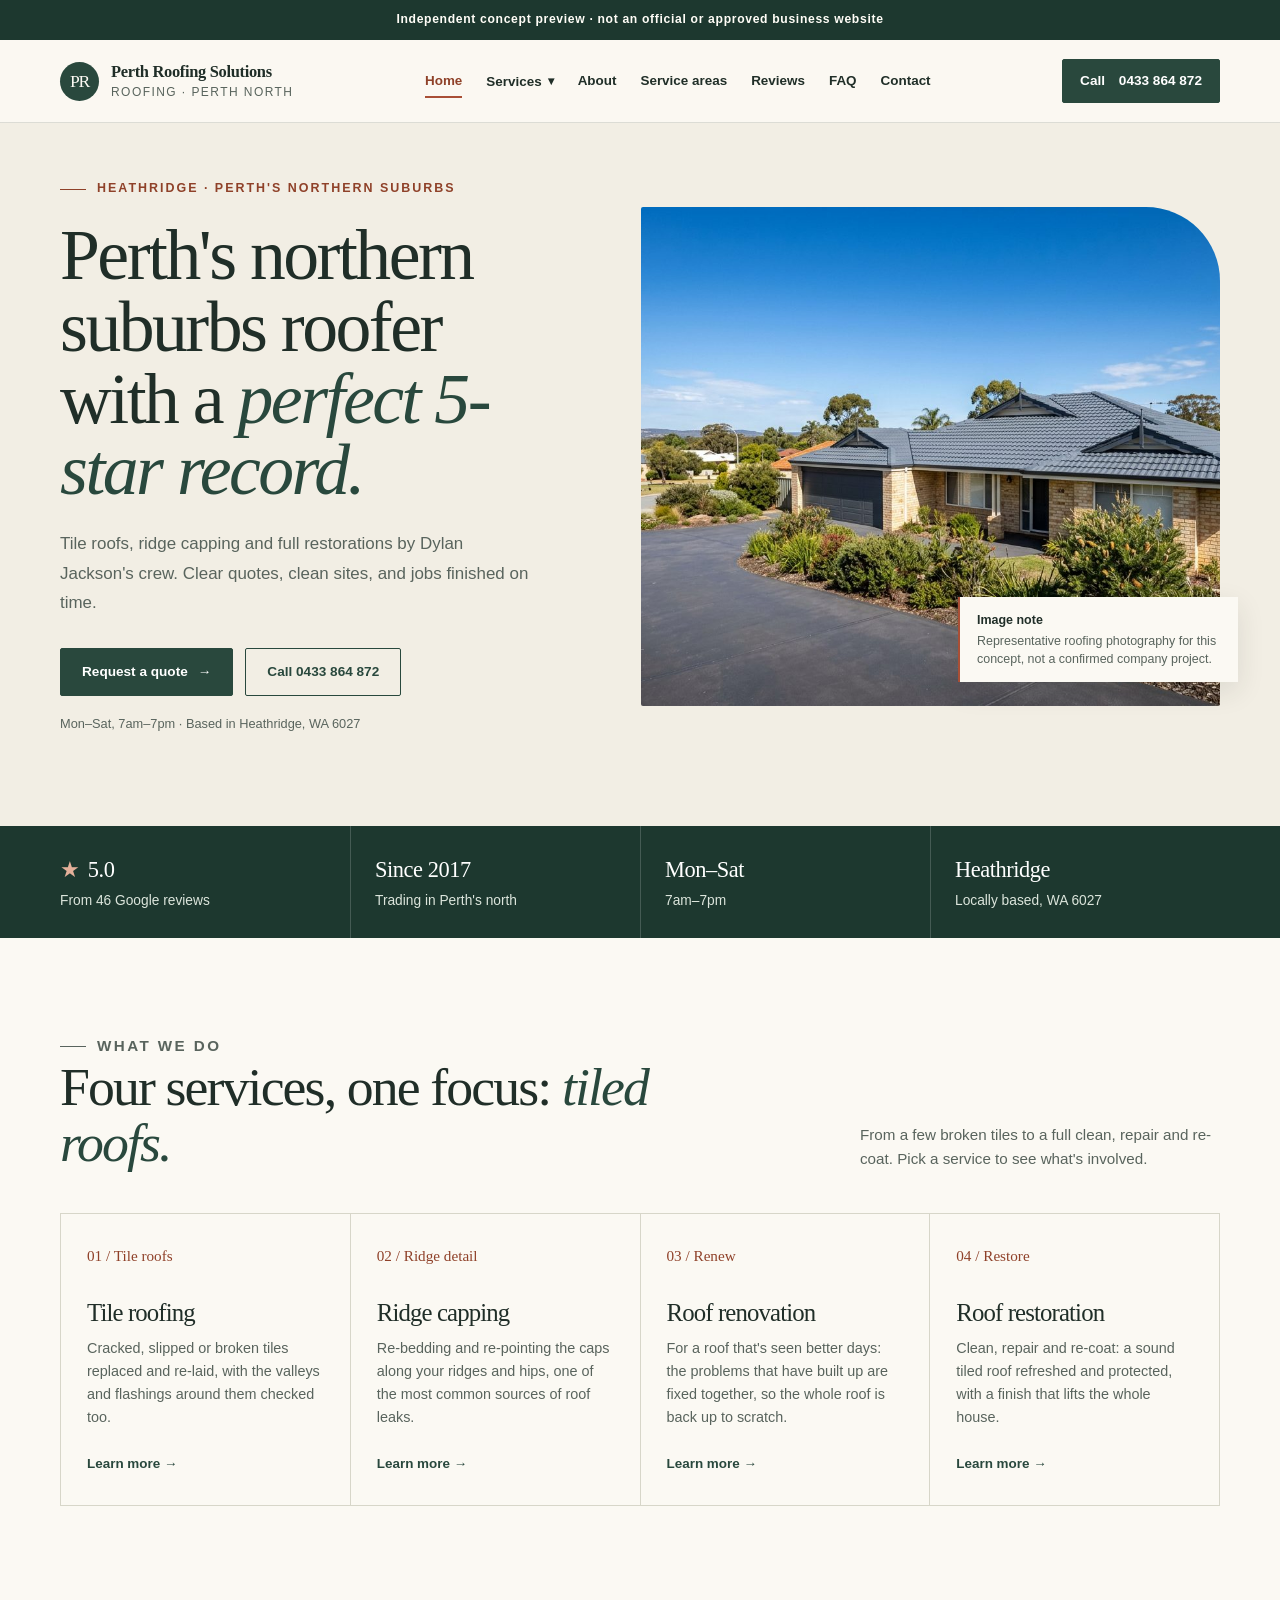
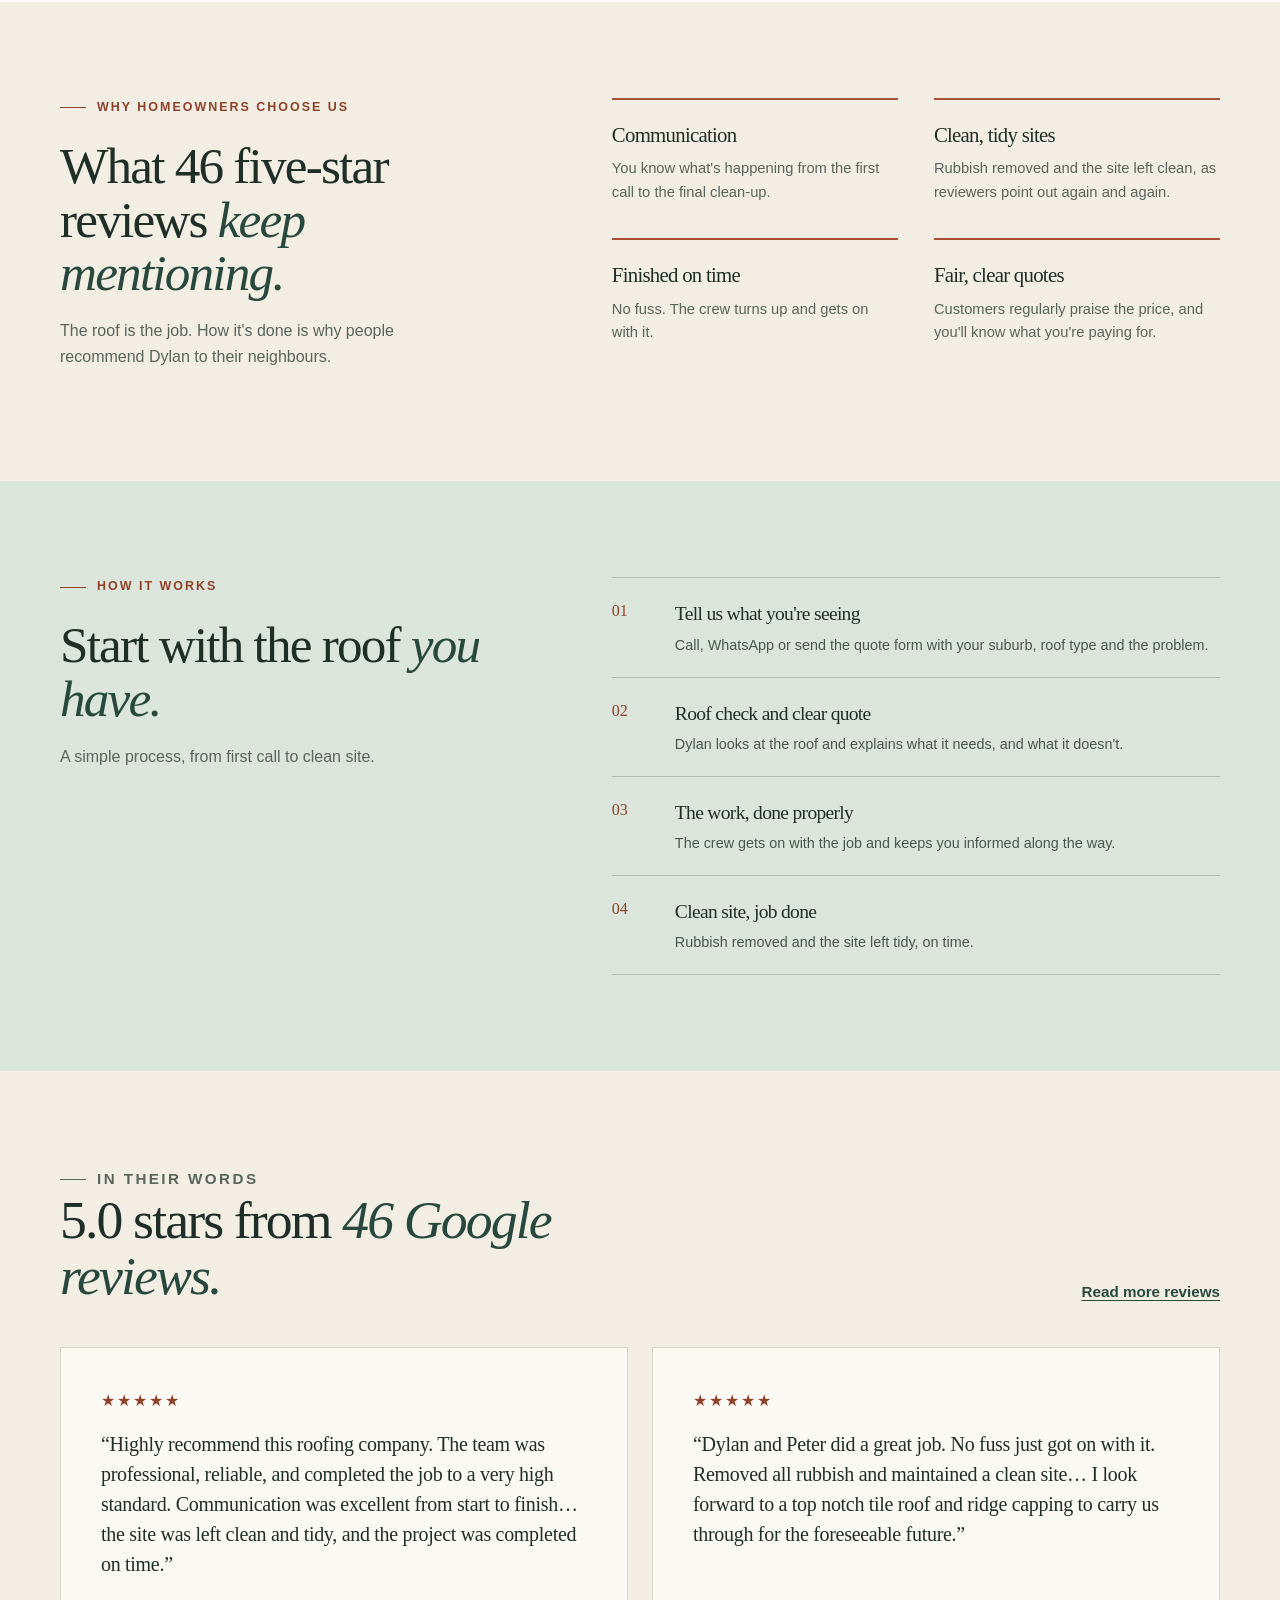
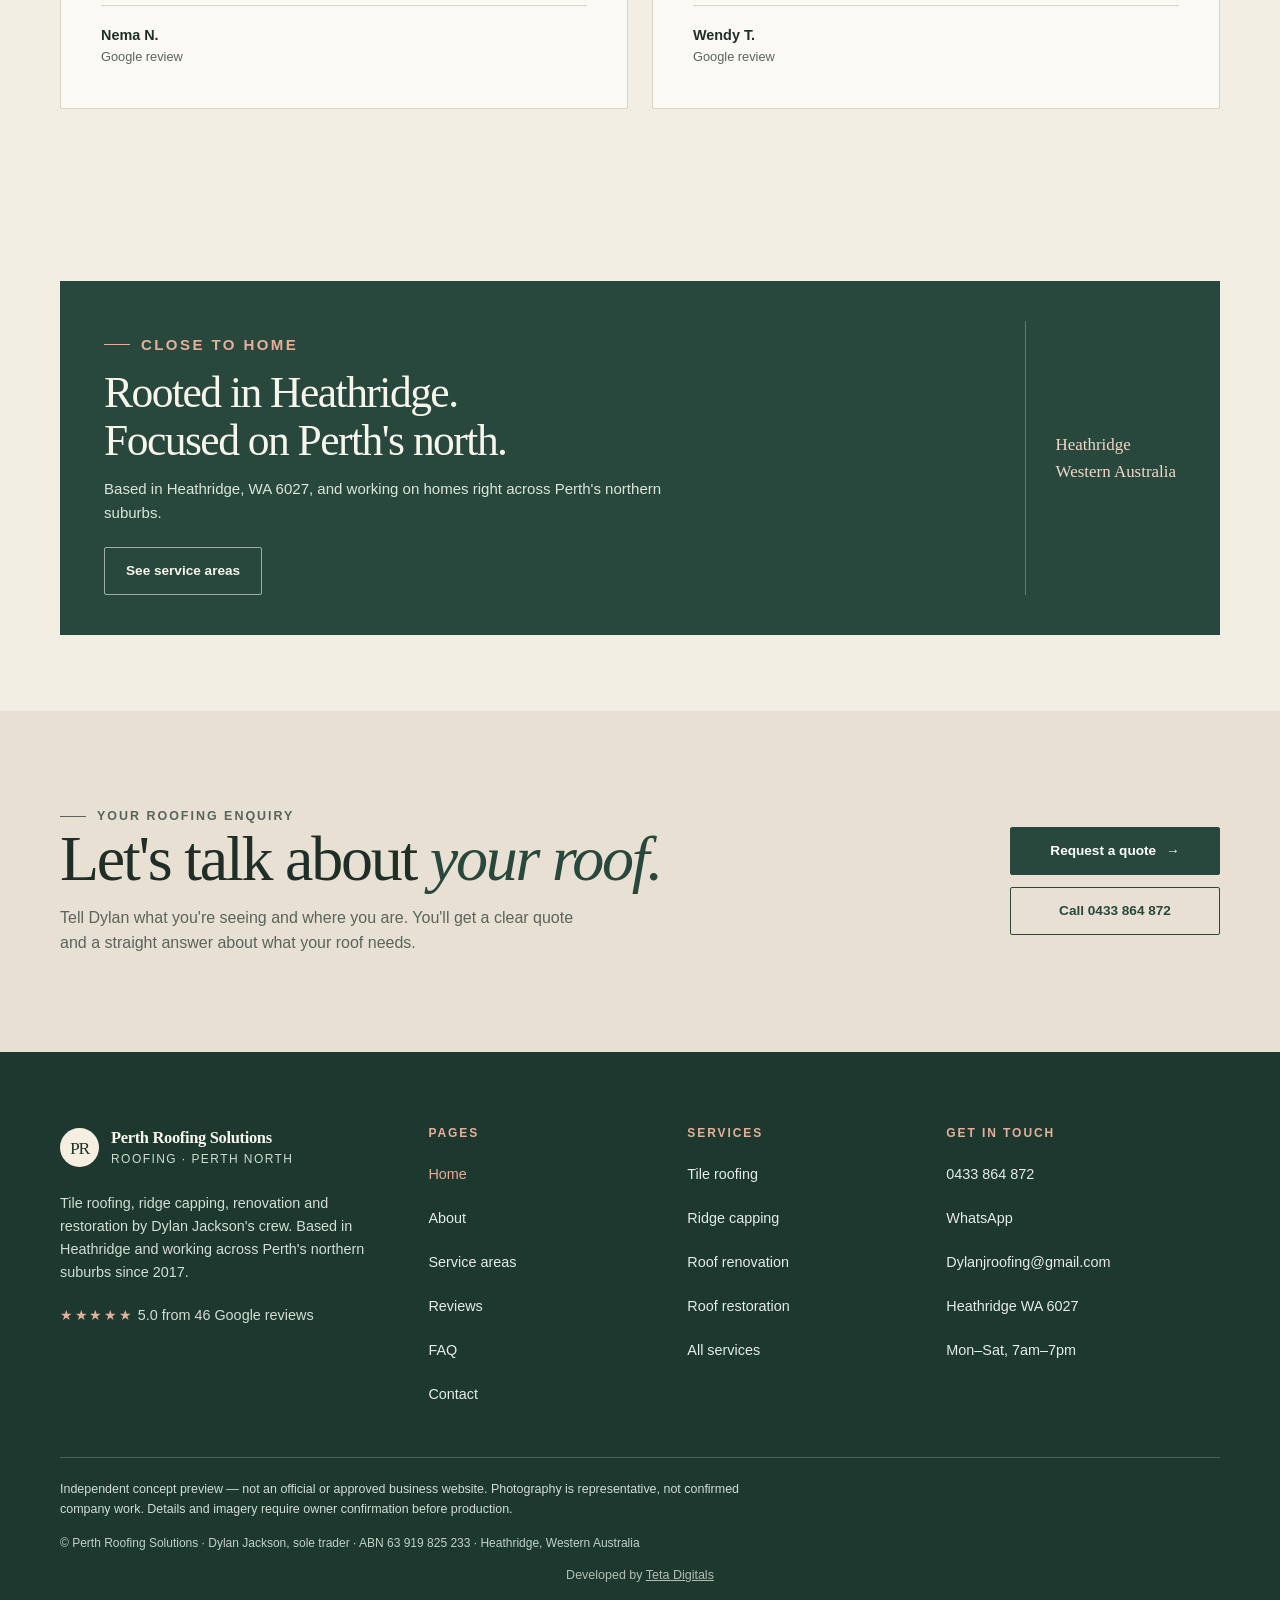
<file: perth-roofing-solutions/index.html>
<!doctype html>
<html lang="en-AU">
  <head>
    <meta charset="utf-8" />
    <meta name="robots" content="noindex,nofollow" />
    <meta name="viewport" content="width=device-width, initial-scale=1" />
    <meta
      name="description"
      content="An independent concept preview for Perth Roofing Solutions: tile roofing, ridge capping, roof renovation and restoration across Perth's northern suburbs."
    />
    <meta name="theme-color" content="#f2eee4" />
    <title>Perth Roofing Solutions | Roofing for Perth's North</title>
    <style>
      :root {
        color-scheme: light;
        --limestone: #f2eee4;
        --paper: #fbf9f3;
        --sand: #e8e0d2;
        --ink: #202e28;
        --muted: #59645d;
        --green: #29483d;
        --green-deep: #1d382f;
        --eucalyptus: #dce5dc;
        --clay: #a94f36;
        --clay-deep: #8f4129;
        --clay-soft: #e4b09a;
        --line: #d7d6c9;
        --serif: Georgia, "Times New Roman", serif;
        --sans: "Avenir Next", Avenir, "Segoe UI", sans-serif;
      }
      * { box-sizing: border-box; }
      html { scroll-behavior: smooth; }
      body {
        margin: 0;
        overflow-x: hidden;
        background: var(--limestone);
        color: var(--ink);
        font-family: var(--sans);
        font-size: 16px;
        line-height: 1.6;
        -webkit-font-smoothing: antialiased;
      }
      a { color: inherit; }
      a:focus-visible,
      button:focus-visible,
      summary:focus-visible,
      input:focus-visible,
      select:focus-visible,
      textarea:focus-visible {
        outline: 3px solid var(--clay);
        outline-offset: 3px;
        border-radius: 2px;
      }
      img { max-width: 100%; }
      h1, h2, h3, h4, p { margin-top: 0; }
      h1, h2, h3, h4 { font-family: var(--serif); font-weight: 500; letter-spacing: -.035em; }
      h1 em, h2 em { color: var(--green); font-weight: 400; }

      /* banner */
      .preview-notice {
        margin: 0;
        padding: .65rem 1rem;
        background: var(--green-deep);
        color: #fffdf7;
        text-align: center;
        font-size: .76rem;
        font-weight: 650;
        letter-spacing: .055em;
      }
      .shell { width: min(1160px, calc(100% - 56px)); margin-inline: auto; }
      .eyebrow {
        display: flex; align-items: center; gap: 11px; margin: 0 0 21px;
        color: var(--clay-deep); font-size: .78rem; font-weight: 750;
        letter-spacing: .16em; text-transform: uppercase;
      }
      .eyebrow::before { content: ""; width: 26px; height: 1px; background: currentColor; flex: none; }

      /* header */
      .site-header {
        position: sticky; top: 0; z-index: 60;
        background: rgba(251, 249, 243, .94);
        backdrop-filter: blur(10px);
        border-bottom: 1px solid rgba(32, 46, 40, .14);
      }
      .nav { min-height: 82px; display: flex; justify-content: space-between; align-items: center; gap: 20px; }
      .brand { display: inline-flex; align-items: center; gap: 12px; text-decoration: none; }
      .brand-mark {
        width: 39px; height: 39px; flex: none; display: grid; place-items: center;
        color: var(--paper); background: var(--green); border-radius: 50%;
        font-family: var(--serif); font-size: 1.1rem; letter-spacing: -.07em;
      }
      .brand-copy { display: flex; flex-direction: column; line-height: 1.12; }
      .brand-copy strong { font-family: var(--serif); font-weight: 600; font-size: 1.03rem; letter-spacing: -.02em; }
      .brand { min-width: 0; }
      .brand-copy span { margin-top: 5px; color: var(--muted); font-size: .75rem; letter-spacing: .12em; text-transform: uppercase; }
      .nav-links { display: flex; align-items: center; gap: 24px; }
      .nav-links > a, .drop-toggle {
        text-decoration: none; font-family: var(--sans); font-size: .84rem; font-weight: 600;
        color: var(--ink); background: none; border: 0; padding: 0; cursor: pointer;
      }
      .nav-links > a { position: relative; padding: 6px 0; }
      .nav-links > a:hover, .drop-toggle:hover { color: var(--clay-deep); }
      .nav-links a[aria-current="page"], .has-drop.is-active .drop-toggle { color: var(--clay-deep); }
      .nav-links a[aria-current="page"]::after {
        content: ""; position: absolute; left: 0; right: 0; bottom: 0; height: 2px; background: var(--clay);
      }
      .has-drop { position: relative; }
      .drop-toggle { display: inline-flex; align-items: center; gap: 6px; min-height: 44px; }
      .drop-toggle .caret { font-size: .75rem; transition: transform .18s ease; }
      .dropdown::before { content: ""; position: absolute; left: 0; right: 0; top: -16px; height: 16px; }
      .drop-toggle[aria-expanded="true"] .caret { transform: rotate(180deg); }
      .dropdown {
        position: absolute; top: calc(100% + 14px); left: -18px; z-index: 70;
        min-width: 252px; padding: 8px; background: var(--paper);
        border: 1px solid var(--line); box-shadow: 0 18px 40px rgba(32, 46, 40, .16);
      }
      .dropdown[hidden] { display: none; }
      .dropdown a {
        display: block; padding: 11px 14px; text-decoration: none;
        font-size: .84rem; font-weight: 600; border-radius: 2px;
      }
      .dropdown a small { display: block; margin-top: 2px; color: var(--muted); font-size: .76rem; font-weight: 500; }
      .dropdown a:hover { background: var(--eucalyptus); color: var(--green-deep); }
      .dropdown .dropdown-all { border-bottom: 1px solid var(--line); border-radius: 0; }
      .nav-right { display: flex; align-items: center; gap: 10px; }
      .nav-cta, .button {
        display: inline-flex; align-items: center; justify-content: center; gap: 10px;
        min-height: 48px; padding: 0 21px; border: 1px solid var(--green);
        border-radius: 2px; background: var(--green); color: #fff;
        text-decoration: none; font-family: var(--sans); font-size: .85rem; font-weight: 700;
        cursor: pointer; transition: background .18s ease, color .18s ease, transform .18s ease;
      }
      .nav-cta { min-height: 44px; padding-inline: 17px; }
      .nav-cta:hover, .button:hover { background: var(--green-deep); transform: translateY(-1px); }
      .button.secondary { background: transparent; color: var(--green); }
      .button.secondary:hover { background: var(--eucalyptus); }
      .button.light { background: var(--paper); border-color: var(--paper); color: var(--green-deep); }
      .button.light:hover { background: #fff; border-color: #fff; }
      .button.ghost-light { background: transparent; border-color: rgba(255, 255, 255, .55); color: #f8f6ec; }
      .button.ghost-light:hover { background: rgba(255, 255, 255, .12); }
      .hamburger {
        display: none; width: 44px; height: 44px; flex-direction: column;
        align-items: center; justify-content: center; gap: 5px;
        background: transparent; border: 1px solid var(--line); border-radius: 2px; cursor: pointer;
      }
      .hamburger span { display: block; width: 20px; height: 2px; background: var(--ink); transition: transform .2s ease, opacity .2s ease; }
      .hamburger[aria-expanded="true"] span:nth-child(1) { transform: translateY(7px) rotate(45deg); }
      .hamburger[aria-expanded="true"] span:nth-child(2) { opacity: 0; }
      .hamburger[aria-expanded="true"] span:nth-child(3) { transform: translateY(-7px) rotate(-45deg); }
      .mobile-menu { display: none; border-top: 1px solid var(--line); background: var(--paper); }
      .mobile-menu[hidden] { display: none; }
      .mobile-menu ul { margin: 0; padding: 10px 0 18px; list-style: none; }
      .mobile-menu li + li { border-top: 1px solid rgba(32, 46, 40, .1); }
      .mobile-menu a {
        display: flex; align-items: center; min-height: 52px; padding: 8px 2px;
        text-decoration: none; font-size: .95rem; font-weight: 600;
      }
      .mobile-menu a[aria-current="page"] { color: var(--clay-deep); }
      .mobile-menu .sub a { padding-left: 18px; font-size: .88rem; font-weight: 500; color: var(--muted); }
      .mobile-menu .menu-label {
        padding: 16px 2px 6px; color: var(--clay-deep); font-size: .78rem;
        font-weight: 750; letter-spacing: .16em; text-transform: uppercase;
      }
      .mobile-menu .menu-actions { display: grid; gap: 10px; padding: 4px 0 24px; }

      /* routing + reveal */
      .view { display: block; }
      .page { animation: fade .4s ease both; }
      @keyframes fade { from { opacity: 0; transform: translateY(10px); } to { opacity: 1; transform: none; } }
      .reveal { opacity: 0; transform: translateY(18px); transition: opacity .65s ease, transform .65s ease; }
      .reveal.is-in { opacity: 1; transform: none; }

      /* page banner */
      .page-hero { padding: 68px 0 60px; background: var(--green); color: #f8f6ec; }
      .page-hero .eyebrow { color: var(--clay-soft); }
      .page-hero h1 { max-width: 760px; margin: 0; font-size: clamp(2.5rem, 5.4vw, 4.2rem); line-height: 1.01; }
      .page-hero h1 em { color: var(--clay-soft); }
      .page-hero p { max-width: 540px; margin: 20px 0 0; color: #dce5dc; font-size: 1rem; }
      .crumbs { margin: 24px 0 0; color: #b9c9bf; font-size: .74rem; letter-spacing: .04em; }
      .crumbs a { display: inline-flex; align-items: center; min-height: 28px; text-decoration: underline; }

      /* back to top */
      .to-top {
        position: fixed; right: 20px; bottom: 20px; z-index: 80;
        width: 46px; height: 46px; display: grid; place-items: center;
        background: var(--green); color: #fff; border: 0; border-radius: 50%;
        font-size: 1.05rem; cursor: pointer; box-shadow: 0 10px 24px rgba(32, 46, 40, .26);
        opacity: 0; visibility: hidden; pointer-events: none; transition: opacity .25s ease, transform .25s ease;
      }
      .to-top.is-visible { opacity: 1; visibility: visible; pointer-events: auto; }
      .to-top:hover { transform: translateY(-2px); }
      @supports (overflow: clip) { body { overflow-x: clip; } }

      /* utilities */
      .skip {
        position: absolute; left: 12px; top: -80px; z-index: 100; padding: 12px 18px;
        background: var(--paper); border: 1px solid var(--green); color: var(--green-deep);
        font-weight: 700; text-decoration: none;
      }
      .skip:focus { top: 12px; }
      .view:focus { outline: none; }
      .muted { color: var(--muted); }
      .stars { color: var(--clay-deep); letter-spacing: .12em; }
      .text-link { color: var(--green); font-weight: 700; text-decoration: underline; text-underline-offset: 3px; }
      .text-link:hover { color: var(--clay-deep); }
      .section { padding: 96px 0; }
      .section.paper { background: var(--paper); }
      .section.eucalyptus { background: var(--eucalyptus); }
      .section-heading { display: flex; justify-content: space-between; align-items: end; gap: 32px; margin-bottom: 42px; }
      .section-heading h2 { max-width: 600px; margin: 0; font-size: clamp(2.2rem, 4.2vw, 3.45rem); line-height: 1.05; }
      .section-heading p { max-width: 360px; margin: 0; color: var(--muted); font-size: .95rem; }
      .actions { display: flex; flex-wrap: wrap; gap: 12px; }

      /* home hero */
      .home-hero { padding: 56px 0 92px; }
      .hero-grid { display: grid; grid-template-columns: .92fr 1.08fr; align-items: center; gap: clamp(36px, 7vw, 88px); }
      .home-hero h1 { max-width: 600px; margin-bottom: 22px; font-size: clamp(2.7rem, 5.6vw, 5rem); line-height: 1; }
      .hero-intro { max-width: 480px; margin: 0 0 30px; color: var(--muted); font-size: 1.06rem; line-height: 1.75; }
      .hero-note { margin: 18px 0 0; color: var(--muted); font-size: .8rem; }
      .hero-visual { position: relative; min-width: 0; }
      .hero-photo {
        display: block; width: 100%; aspect-ratio: 1.16 / 1; object-fit: cover;
        background: #aeb8ad; border-radius: 2px 74px 2px 2px;
      }
      .photo-caption {
        max-width: 280px; position: absolute; right: -18px; bottom: 24px;
        padding: 14px 17px; border-left: 2px solid var(--clay);
        background: var(--paper); box-shadow: 0 9px 28px rgba(32, 46, 40, .11);
        color: var(--muted); font-size: .78rem; line-height: 1.45;
      }
      .photo-caption strong { display: block; margin-bottom: 3px; color: var(--ink); }

      /* trust bar */
      .trust { background: var(--green-deep); color: #f8f6ec; }
      .trust ul { display: grid; grid-template-columns: repeat(4, 1fr); margin: 0; padding: 0; list-style: none; }
      .trust li { padding: 26px 24px; border-left: 1px solid rgba(255, 255, 255, .18); color: #dce5dc; font-size: .86rem; }
      .trust li:first-child { border-left: 0; padding-left: 0; }
      .trust strong { display: block; margin-bottom: 2px; color: #fff; font-family: var(--serif); font-size: 1.4rem; font-weight: 500; letter-spacing: -.02em; }
      .trust .stars, .site-footer .stars, .rating-card .stars { color: var(--clay-soft); }

      /* service cards */
      .service-grid { display: grid; grid-template-columns: repeat(4, 1fr); gap: 1px; background: var(--line); border: 1px solid var(--line); }
      .service-grid.three { grid-template-columns: repeat(3, 1fr); }
      .service-card {
        display: flex; flex-direction: column; min-height: 290px; padding: 30px 26px;
        background: var(--paper); text-decoration: none; transition: background .2s ease;
      }
      .service-card:hover { background: #fff; }
      .service-card:hover .more { color: var(--clay-deep); }
      .service-card:hover .more span { transform: translateX(4px); }
      .service-number { display: block; margin-bottom: 30px; color: var(--clay-deep); font-family: var(--serif); font-size: .95rem; }
      .service-card h3 { margin-bottom: 10px; font-size: 1.55rem; line-height: 1.15; }
      .service-card p { margin-bottom: 24px; color: var(--muted); font-size: .9rem; }
      .more { margin-top: auto; color: var(--green); font-size: .84rem; font-weight: 700; }
      .more span { display: inline-block; transition: transform .2s ease; }

      /* split + features */
      .split { display: grid; grid-template-columns: .85fr 1.15fr; gap: clamp(40px, 8vw, 110px); align-items: start; }
      .split h2 { margin: 0 0 18px; font-size: clamp(2.2rem, 4vw, 3.5rem); line-height: 1.05; }
      .split .lead { max-width: 420px; color: var(--muted); }
      .feature-list { display: grid; grid-template-columns: 1fr 1fr; gap: 34px 36px; margin: 0; padding: 0; list-style: none; }
      .feature-list li { padding-top: 18px; border-top: 2px solid var(--clay); }
      .feature-list h3 { margin: 0 0 6px; font-size: 1.3rem; }
      .feature-list p { margin: 0; color: var(--muted); font-size: .92rem; }

      /* steps */
      .steps { margin: 0; padding: 0; list-style: none; border-top: 1px solid rgba(32, 46, 40, .23); }
      .steps li { display: grid; grid-template-columns: 48px 1fr; gap: 15px; padding: 20px 0; border-bottom: 1px solid rgba(32, 46, 40, .23); }
      .step-num { color: var(--clay-deep); font-family: var(--serif); font-size: 1rem; }
      .steps h3 { margin: 0 0 4px; font-size: 1.22rem; }
      .steps p { margin: 0; color: #48564f; font-size: .9rem; }

      /* testimonials */
      .quotes { display: grid; grid-template-columns: 1fr 1fr; gap: 24px; }
      .quote-card { display: flex; flex-direction: column; margin: 0; padding: clamp(26px, 4vw, 40px); background: var(--paper); border: 1px solid var(--line); }
      .quote-card blockquote { margin: 16px 0 26px; font-family: var(--serif); font-size: 1.25rem; line-height: 1.5; letter-spacing: -.015em; }
      .quote-card figcaption { margin-top: auto; padding-top: 18px; border-top: 1px solid var(--line); font-size: .9rem; font-weight: 700; }
      .quote-card figcaption small { display: block; color: var(--muted); font-weight: 500; font-size: .8rem; }

      /* area panel */
      .area { padding: 76px 0; }
      .area-panel { display: grid; grid-template-columns: 1fr auto; gap: 34px; align-items: center; padding: 40px 44px; background: var(--green); color: #f8f6ec; }
      .area-panel .eyebrow { margin-bottom: 12px; color: var(--clay-soft); }
      .area-panel h2 { margin: 0; font-size: clamp(1.9rem, 3.4vw, 2.9rem); line-height: 1.1; }
      .area-panel p { max-width: 580px; margin: 12px 0 22px; color: #dce5dc; font-size: .94rem; }
      .area-label { align-self: stretch; display: flex; align-items: center; padding-left: 30px; border-left: 1px solid rgba(255, 255, 255, .27); color: #f1d6c8; font-family: var(--serif); font-size: 1.06rem; }

      /* closing cta */
      .cta-band { padding: 96px 0; background: var(--sand); }
      .cta-inner { display: grid; grid-template-columns: 1fr auto; gap: 36px; align-items: center; }
      .cta-inner h2 { max-width: 640px; margin-bottom: 14px; font-size: clamp(2.4rem, 5vw, 4.2rem); line-height: 1; }
      .cta-inner p { max-width: 520px; margin: 0; color: var(--muted); }
      .cta-actions { display: flex; flex-direction: column; gap: 12px; min-width: 210px; }

      /* service detail */
      .detail-grid { display: grid; grid-template-columns: 1.25fr .75fr; gap: clamp(36px, 7vw, 90px); align-items: start; }
      .detail-photo { display: block; width: 100%; aspect-ratio: 16 / 10; object-fit: cover; margin: 0 0 12px; border-radius: 2px 60px 2px 2px; background: #aeb8ad; }
      .photo-note { margin: 0 0 44px; color: var(--muted); font-size: .78rem; }
      .prose p { max-width: 660px; color: var(--muted); font-size: 1.02rem; line-height: 1.8; }
      .prose h2 { margin: 54px 0 20px; font-size: clamp(1.8rem, 3vw, 2.4rem); line-height: 1.1; }
      .prose h2:first-child { margin-top: 0; }
      .signs { display: grid; grid-template-columns: 1fr 1fr; gap: 12px; margin: 0; padding: 0; list-style: none; }
      .signs li { position: relative; padding: 16px 18px 16px 44px; background: var(--paper); border: 1px solid var(--line); font-size: .92rem; line-height: 1.5; }
      .signs li::before { content: ""; position: absolute; left: 18px; top: 21px; width: 10px; height: 10px; border: 2px solid var(--clay); border-radius: 50%; }
      .detail-aside { position: sticky; top: 112px; padding: 32px; background: var(--paper); border: 1px solid var(--line); }
      .detail-aside h3 { margin-bottom: 10px; font-size: 1.5rem; line-height: 1.15; }
      .detail-aside p { color: var(--muted); font-size: .92rem; }
      .detail-aside .button { width: 100%; }
      .detail-aside .actions { flex-direction: column; margin-top: 20px; }
      .aside-facts { margin: 22px 0 0; padding: 18px 0 0; border-top: 1px solid var(--line); list-style: none; font-size: .86rem; color: var(--muted); }
      .aside-facts li { padding: 4px 0; }

      /* about */
      .about-photo { display: block; width: 100%; aspect-ratio: 4 / 3; object-fit: cover; border-radius: 2px 60px 2px 2px; background: #aeb8ad; }
      .facts { display: grid; grid-template-columns: repeat(4, 1fr); gap: 1px; margin: 0; background: var(--line); border: 1px solid var(--line); }
      .facts div { padding: 26px 24px; background: var(--paper); }
      .facts dt { margin-bottom: 8px; color: var(--clay-deep); font-size: .78rem; font-weight: 750; letter-spacing: .14em; text-transform: uppercase; }
      .facts dd { margin: 0; font-family: var(--serif); font-size: 1.3rem; line-height: 1.25; letter-spacing: -.02em; }
      .facts dd small { display: block; margin-top: 6px; color: var(--muted); font-family: var(--sans); font-size: .8rem; letter-spacing: 0; }
      .fineprint { margin: 18px 0 0; color: var(--muted); font-size: .8rem; }

      /* areas */
      .area-groups { display: grid; grid-template-columns: repeat(3, 1fr); gap: 24px; }
      .area-group { padding: 30px; background: var(--paper); border: 1px solid var(--line); }
      .area-group h3 { margin-bottom: 4px; font-size: 1.4rem; }
      .area-group > p { margin-bottom: 16px; color: var(--muted); font-size: .86rem; }
      .area-group ul { margin: 0; padding: 0; list-style: none; columns: 2; column-gap: 20px; }
      .area-group li { break-inside: avoid; padding: 8px 0; border-bottom: 1px solid rgba(32, 46, 40, .1); font-size: .92rem; }
      .area-group li.home-base { color: var(--clay-deep); font-weight: 700; }

      /* reviews */
      .rating-card { display: flex; flex-wrap: wrap; align-items: center; gap: 22px 34px; margin-bottom: 40px; padding: 36px 40px; background: var(--green); color: #f8f6ec; }
      .rating-big { font-family: var(--serif); font-size: clamp(3.4rem, 7vw, 4.6rem); line-height: 1; letter-spacing: -.04em; }
      .rating-card p { margin: 0; color: #dce5dc; }
      .rating-card .stars { display: block; font-size: 1.3rem; }
      .rating-card .button { margin-left: auto; }

      /* faq */
      .faq-layout { display: grid; grid-template-columns: .7fr 1.3fr; gap: clamp(36px, 7vw, 90px); align-items: start; }
      .faq { border-top: 1px solid var(--line); }
      .faq details { border-bottom: 1px solid var(--line); }
      .faq summary {
        display: flex; justify-content: space-between; align-items: center; gap: 20px;
        min-height: 64px; padding: 18px 0; cursor: pointer; list-style: none;
        font-family: var(--serif); font-size: 1.2rem; line-height: 1.3; letter-spacing: -.015em;
      }
      .faq summary::-webkit-details-marker { display: none; }
      .faq summary::after { content: "+"; flex: none; color: var(--clay-deep); font-family: var(--sans); font-size: 1.5rem; line-height: 1; transition: transform .2s ease; }
      .faq details[open] summary::after { transform: rotate(45deg); }
      .faq summary:hover { color: var(--green); }
      .faq .answer { max-width: 680px; padding: 0 0 24px; color: var(--muted); }
      .faq .answer p { margin: 0; }
      .side-card { padding: 30px; background: var(--paper); border: 1px solid var(--line); }
      .side-card h3 { font-size: 1.45rem; margin-bottom: 8px; }
      .side-card p { color: var(--muted); font-size: .92rem; }

      /* contact */
      .contact-grid { display: grid; grid-template-columns: 1.3fr .7fr; gap: 36px; align-items: start; }
      .form-card { padding: clamp(24px, 4vw, 44px); background: var(--paper); border: 1px solid var(--line); }
      .form-card h2 { margin-bottom: 8px; font-size: clamp(1.8rem, 3vw, 2.4rem); line-height: 1.1; }
      .form-card > p { color: var(--muted); }
      .form-grid { display: grid; grid-template-columns: 1fr 1fr; gap: 18px; margin-top: 26px; }
      .field { display: flex; flex-direction: column; gap: 7px; min-width: 0; }
      .field.full { grid-column: 1 / -1; }
      .field label { font-size: .84rem; font-weight: 700; }
      .field label span { color: var(--muted); font-weight: 500; }
      .field input, .field select, .field textarea {
        width: 100%; min-height: 48px; padding: 12px 14px; border: 1px solid #8d978f; border-radius: 2px;
        background: #fff; color: var(--ink); font: inherit; font-size: 1rem;
      }
      .field textarea { min-height: 140px; resize: vertical; }
      .field input:focus, .field select:focus, .field textarea:focus { border-color: var(--green); }
      .form-foot { display: flex; flex-wrap: wrap; align-items: center; gap: 16px; margin-top: 24px; }
      .form-foot p { flex: 1 1 220px; margin: 0; color: var(--muted); font-size: .8rem; }
      .thanks { text-align: left; }
      .thanks .tick { display: grid; place-items: center; width: 54px; height: 54px; margin-bottom: 20px; border-radius: 50%; background: var(--eucalyptus); color: var(--green-deep); font-size: 1.4rem; }
      .contact-cards { display: grid; gap: 14px; }
      .contact-card { padding: 24px 26px; background: var(--paper); border: 1px solid var(--line); }
      .contact-card h3 { margin-bottom: 6px; font-size: 1.15rem; }
      .contact-card p { margin: 0; color: var(--muted); font-size: .9rem; }
      .contact-card a { display: inline-flex; align-items: center; min-height: 44px; color: var(--green); font-weight: 700; overflow-wrap: anywhere; }
      .map-card {
        position: relative; display: flex; flex-direction: column; justify-content: flex-end; min-height: 230px; padding: 24px 26px;
        border: 1px solid var(--line); text-decoration: none; overflow: hidden;
        background:
          radial-gradient(circle at 62% 38%, rgba(169, 79, 54, .18) 0 34px, transparent 35px),
          repeating-linear-gradient(0deg, transparent 0 38px, rgba(41, 72, 61, .1) 38px 39px),
          repeating-linear-gradient(90deg, transparent 0 38px, rgba(41, 72, 61, .1) 38px 39px),
          linear-gradient(160deg, transparent 0 55%, rgba(41, 72, 61, .12) 55% 58%, transparent 58%),
          var(--eucalyptus);
      }
      .map-pin { position: absolute; left: 62%; top: 38%; width: 22px; height: 22px; margin: -22px 0 0 -11px; background: var(--clay); border-radius: 50% 50% 50% 0; transform: rotate(-45deg); box-shadow: 0 6px 14px rgba(32, 46, 40, .25); }
      .map-label { position: relative; padding: 14px 16px; background: var(--paper); border-left: 2px solid var(--clay); }
      .map-label strong { display: block; font-family: var(--serif); font-weight: 500; font-size: 1.1rem; }
      .map-label span { color: var(--green); font-size: .86rem; font-weight: 700; }
      .map-card:hover .map-label span { color: var(--clay-deep); }

      /* footer */
      .site-footer { padding: 72px 0 34px; background: var(--green-deep); color: #f8f6ec; }
      .footer-grid { display: grid; grid-template-columns: 1.5fr 1fr 1fr 1.25fr; gap: 40px; padding-bottom: 40px; border-bottom: 1px solid rgba(255, 255, 255, .2); }
      .site-footer .brand { min-height: 48px; }
      .site-footer .brand-mark { background: #f5eee1; color: var(--green-deep); }
      .site-footer .brand-copy span { color: #cfdbd2; }
      .footer-about p { max-width: 340px; margin: 20px 0 0; color: #d3ddd6; font-size: .9rem; }
      .footer-col h4 { margin: 0 0 10px; color: var(--clay-soft); font-family: var(--sans); font-size: .75rem; font-weight: 750; letter-spacing: .16em; text-transform: uppercase; }
      .footer-col ul { margin: 0; padding: 0; list-style: none; }
      .footer-col li > a, .footer-col li > span { display: flex; align-items: center; min-height: 44px; color: #e6ece7; font-size: .9rem; text-decoration: none; overflow-wrap: anywhere; }
      .footer-col li > a:hover { color: #fff; text-decoration: underline; text-underline-offset: 3px; }
      .footer-col li > a[aria-current="page"] { color: var(--clay-soft); }
      .footer-note { max-width: 720px; margin: 22px 0 0; color: #d3ddd6; font-size: .78rem; line-height: 1.6; }
      .copyright { margin: 14px 0 0; color: #c3d1c8; font-size: .75rem; }

      /* responsive */
      @media (max-width: 1100px) {
        .nav-links { display: none; }
        .hamburger { display: inline-flex; }
        .mobile-menu:not([hidden]) { display: block; max-height: calc(100vh - 82px); overflow-y: auto; }
        .service-grid { grid-template-columns: repeat(2, 1fr); }
        .facts { grid-template-columns: repeat(2, 1fr); }
        .footer-grid { grid-template-columns: 1fr 1fr; }
        .area-groups { grid-template-columns: 1fr 1fr; }
      }
      @media (max-width: 860px) {
        .hero-grid, .split, .detail-grid, .contact-grid, .faq-layout, .quotes, .cta-inner { grid-template-columns: 1fr; }
        .detail-aside { position: static; }
        .trust ul { grid-template-columns: 1fr 1fr; }
        .trust li:nth-child(3) { border-left: 0; padding-left: 0; }
        .trust li { border-top: 1px solid rgba(255, 255, 255, .12); }
        .trust li:nth-child(-n+2) { border-top: 0; }
        .cta-actions { flex-direction: row; flex-wrap: wrap; }
        .service-grid.three { grid-template-columns: 1fr; }
        .rating-card .button { margin-left: 0; }
      }
      @media (max-width: 760px) {
        .shell { width: calc(100% - 40px); }
        .nav { min-height: 72px; gap: 12px; }
        .mobile-menu:not([hidden]) { max-height: calc(100vh - 72px); }
        .section { padding: 68px 0; }
        .section-heading { display: block; margin-bottom: 30px; }
        .section-heading p { margin-top: 14px; }
        .home-hero { padding: 40px 0 68px; }
        .page-hero { padding: 52px 0 46px; }
        .crumbs a { min-height: 44px; }
        .feature-list, .signs, .form-grid, .area-groups { grid-template-columns: 1fr; }
        .area { padding: 54px 0; }
        .area-panel { grid-template-columns: 1fr; gap: 22px; padding: 30px 24px; }
        .area-label { padding: 14px 0 0; border-left: 0; border-top: 1px solid rgba(255, 255, 255, .27); }
        .cta-band { padding: 70px 0; }
        .rating-card { padding: 28px 24px; }
        .text-link { display: inline-block; padding: 11px 0; margin: -11px 0; }
      }
      @media (max-width: 560px) {
        .shell { width: calc(100% - 32px); }
        .cta-long { display: none; }
        .nav-cta { padding-inline: 14px; }
        .nav-right { gap: 8px; }
        .brand { gap: 10px; }
        .brand-copy strong { font-size: .92rem; }
        .photo-caption { position: static; max-width: none; margin-top: 12px; box-shadow: none; }
        .service-grid, .facts, .footer-grid, .trust ul { grid-template-columns: 1fr; }
        .trust li, .trust li:nth-child(3) { padding: 16px 0; border-left: 0; }
        .trust li:nth-child(2) { border-top: 1px solid rgba(255, 255, 255, .12); }
        .service-card { min-height: 0; }
        .actions .button, .cta-actions .button { width: 100%; }
        .area-group ul { columns: 1; }
        .to-top { right: 14px; bottom: 14px; }
      }
      @media (prefers-reduced-motion: reduce) {
        html { scroll-behavior: auto; }
        *, *::before, *::after { animation-duration: .01ms !important; transition-duration: .01ms !important; }
        .reveal { opacity: 1; transform: none; }
      }
    </style>
  </head>
  <body>
    <p class="preview-notice">Independent concept preview · not an official or approved business website</p>
    <a class="skip" href="#view">Skip to content</a>
    <header class="site-header" id="top">
      <div class="shell nav">
        <a class="brand" href="#/" aria-label="Perth Roofing Solutions, home">
          <span class="brand-mark" aria-hidden="true">PR</span>
          <span class="brand-copy"><strong>Perth Roofing Solutions</strong><span>Roofing · Perth North</span></span>
        </a>
        <nav class="nav-links" id="deskNav" aria-label="Main navigation">
          <a href="#/">Home</a>
          <div class="has-drop" id="drop">
            <button class="drop-toggle" id="dropToggle" aria-expanded="false" aria-controls="servicesMenu">
              Services <span class="caret" aria-hidden="true">▾</span>
            </button>
            <div class="dropdown" id="servicesMenu" hidden>
              <a class="dropdown-all" href="#/services">All services</a>
              <a href="#/services/tile-roofing">Tile roofing<small>Repairs, re-lays and replacements</small></a>
              <a href="#/services/ridge-capping">Ridge capping<small>Re-bedding and re-pointing</small></a>
              <a href="#/services/roof-renovation">Roof renovation<small>Bringing a tired roof back</small></a>
              <a href="#/services/roof-restoration">Roof restoration<small>Clean, repair, re-coat</small></a>
            </div>
          </div>
          <a href="#/about">About</a>
          <a href="#/areas">Service areas</a>
          <a href="#/reviews">Reviews</a>
          <a href="#/faq">FAQ</a>
          <a href="#/contact">Contact</a>
        </nav>
        <div class="nav-right">
          <a class="nav-cta" href="tel:+61433864872" aria-label="Call 0433 864 872"><span aria-hidden="true">Call</span><span class="cta-long" aria-hidden="true">&nbsp;0433 864 872</span></a>
          <button class="hamburger" id="burger" aria-expanded="false" aria-controls="mobileMenu" aria-label="Open menu">
            <span></span><span></span><span></span>
          </button>
        </div>
      </div>
      <div class="mobile-menu" id="mobileMenu" hidden>
        <div class="shell">
          <ul>
            <li><a href="#/">Home</a></li>
            <li><a href="#/services">Services</a></li>
            <li class="sub"><a href="#/services/tile-roofing">Tile roofing</a></li>
            <li class="sub"><a href="#/services/ridge-capping">Ridge capping</a></li>
            <li class="sub"><a href="#/services/roof-renovation">Roof renovation</a></li>
            <li class="sub"><a href="#/services/roof-restoration">Roof restoration</a></li>
            <li><a href="#/about">About</a></li>
            <li><a href="#/areas">Service areas</a></li>
            <li><a href="#/reviews">Reviews</a></li>
            <li><a href="#/faq">FAQ</a></li>
            <li><a href="#/contact">Contact</a></li>
          </ul>
          <div class="menu-actions">
            <a class="button" href="tel:+61433864872">Call 0433 864 872</a>
            <a class="button secondary" href="https://wa.me/61433864872" target="_blank" rel="noopener">WhatsApp Dylan</a>
          </div>
        </div>
      </div>
    </header>
    <main class="view" id="view" tabindex="-1"></main>
    <div id="media" hidden>
      <img data-key="hero" class="hero-photo" src="prs-hero.jpg" alt="Single-storey brick home in Perth's northern suburbs with a charcoal tiled roof, native garden and curved driveway under a clear blue sky" />
      <img data-key="ridge" class="detail-photo" src="prs-ridge.jpg" alt="Two roofers in hi-vis and wide-brimmed hats bedding a ridge cap in fresh mortar on a grey tiled roof, with Perth's city skyline in the distance" />
      <img data-key="clean" class="about-photo" src="prs-clean.jpg" alt="Brick-and-render home with a freshly re-roofed charcoal tile roof and a skip bin of old tiles on the driveway, the site left clear" />
    </div>
    <footer class="site-footer">
      <div class="shell">
        <div class="footer-grid">
          <div class="footer-col footer-about">
            <a class="brand" href="#/" aria-label="Perth Roofing Solutions, home">
              <span class="brand-mark" aria-hidden="true">PR</span>
              <span class="brand-copy"><strong>Perth Roofing Solutions</strong><span>Roofing · Perth North</span></span>
            </a>
            <p>
              Tile roofing, ridge capping, renovation and restoration by Dylan Jackson's crew. Based in
              Heathridge and working across Perth's northern suburbs since 2017.
            </p>
            <p class="footer-rating"><span class="stars" aria-hidden="true">★★★★★</span> 5.0 from 46 Google reviews</p>
          </div>
          <div class="footer-col">
            <h4>Pages</h4>
            <ul>
              <li><a href="#/">Home</a></li>
              <li><a href="#/about">About</a></li>
              <li><a href="#/areas">Service areas</a></li>
              <li><a href="#/reviews">Reviews</a></li>
              <li><a href="#/faq">FAQ</a></li>
              <li><a href="#/contact">Contact</a></li>
            </ul>
          </div>
          <div class="footer-col">
            <h4>Services</h4>
            <ul>
              <li><a href="#/services/tile-roofing">Tile roofing</a></li>
              <li><a href="#/services/ridge-capping">Ridge capping</a></li>
              <li><a href="#/services/roof-renovation">Roof renovation</a></li>
              <li><a href="#/services/roof-restoration">Roof restoration</a></li>
              <li><a href="#/services">All services</a></li>
            </ul>
          </div>
          <div class="footer-col">
            <h4>Get in touch</h4>
            <ul>
              <li><a href="tel:+61433864872">0433 864 872</a></li>
              <li><a href="https://wa.me/61433864872" target="_blank" rel="noopener">WhatsApp</a></li>
              <li><a href="mailto:Dylanjroofing@gmail.com?subject=Roofing%20enquiry">Dylanjroofing@gmail.com</a></li>
              <li><span>Heathridge WA 6027</span></li>
              <li><span>Mon–Sat, 7am–7pm</span></li>
            </ul>
          </div>
        </div>
        <p class="footer-note">
          Independent concept preview — not an official or approved business website. Photography is
          representative, not confirmed company work. Details and imagery require owner confirmation
          before production.
        </p>
        <p class="copyright">
          © Perth Roofing Solutions · Dylan Jackson, sole trader · ABN 63 919 825 233 · Heathridge, Western Australia
        </p>
      </div>
    <div style="text-align:center;padding:12px 16px;font-size:12.5px;opacity:.7">Developed by <a href="https://teta.dpdns.org" target="_blank" rel="noopener" style="color:inherit">Teta Digitals</a></div></footer>
    <button class="to-top" id="toTop" aria-label="Back to top"><span aria-hidden="true">↑</span></button>
    <script>
      (function () {
        "use strict";
        var PHONE = "0433 864 872", TEL = "tel:+61433864872", WA = "https://wa.me/61433864872";
        var EMAIL = "Dylanjroofing@gmail.com";
        var MAPS = "https://www.google.com/maps/place/Perth+Roofing+Solutions/data=!4m7!3m6!1s0x2bcd53a866e6d82f:0x1e5fbf6290834616!8m2!3d-31.7553114!4d115.7555013!16s%2Fg%2F11t352dblq";
        var SITE = "Perth Roofing Solutions";
        var reduced = window.matchMedia("(prefers-reduced-motion: reduce)").matches;

        var SERVICES = [
          {
            slug: "tile-roofing", name: "Tile roofing", num: "01", label: "Tile roofs",
            card: "Cracked, slipped or broken tiles replaced and re-laid, with the valleys and flashings around them checked too.",
            title: "Tile roofing,<br><em>done properly.</em>",
            sub: "Repairs, re-lays and replacements for the concrete and terracotta tile roofs found across Perth's north.",
            what: [
              "Tiled roofs are the norm across Perth's northern suburbs. Tile roofing work covers replacing cracked or broken tiles, re-laying sections that have slipped, and sorting out the details around valleys, flashings and vents so water runs off the way it should.",
              "Dylan's crew looks at the roof as a whole rather than just the tile you can see from the driveway, then talks you through what they found and what they'd recommend before any work starts."
            ],
            signs: ["Cracked, chipped or slipped tiles", "Water stains on ceilings or cornices after rain", "Daylight showing in the roof space", "Tiles moved after a storm or other trades on the roof", "Leaves and debris sitting in the valleys", "Gaps where the roof meets walls, vents or chimneys"],
            steps: [
              ["Look over the roof", "Tiles, valleys, flashings and ridges are checked so the quote covers the real problem, not just the obvious one."],
              ["A clear quote", "You get a plain explanation of what needs doing and what it costs, so there are no surprises."],
              ["Protect the site", "Paths, gardens and driveways are kept clear and safe while the crew works overhead."],
              ["Replace and re-lay", "Broken tiles are swapped out, matched as closely as possible, and slipped sections are re-laid and secured."],
              ["Clean up and walk through", "Rubbish is removed, the site is left tidy and you're shown what was done."]
            ],
            related: ["ridge-capping", "roof-restoration", "roof-renovation"]
          },
          {
            slug: "ridge-capping", name: "Ridge capping", num: "02", label: "Ridge detail",
            card: "Re-bedding and re-pointing the caps along your ridges and hips, one of the most common sources of roof leaks.",
            title: "Ridge capping that<br><em>stays put.</em>",
            sub: "Re-bedding and re-pointing the caps along your ridges and hips so the top of the roof is sealed again.",
            img: "ridge",
            what: [
              "Ridge caps are the curved tiles that run along the peaks and hips of a tiled roof. They sit on a bed of mortar and are sealed with pointing. Over years of Perth sun and winter storms the bedding cracks, the pointing breaks down and the caps can work loose.",
              "Once that happens, water and wind find a way in along the very top of the roof. Re-bedding and re-pointing sets the caps firmly on fresh mortar and seals them again, and it's often the job that stops a leak that's been hard to trace."
            ],
            signs: ["Cracked or crumbling pointing along the ridges", "Loose, rocking or missing ridge caps", "Bits of mortar in the gutters or on the ground", "Leaks near the top of walls or along the hips", "Visible gaps under the caps", "A ridgeline that looks wavy or uneven"],
            steps: [
              ["Check every ridge and hip", "The caps, bedding and pointing are inspected along the full length of the roof."],
              ["Lift the caps", "Loose caps are carefully removed and the old, failed bedding is cleared away."],
              ["Re-bed on fresh mortar", "Each cap goes back down on a new mortar bed, lined up straight along the ridge."],
              ["Re-point", "A pointing compound seals the caps, keeping water and wind out."],
              ["Clean up", "Mortar and old material are removed and the gutters are left clear."]
            ],
            related: ["tile-roofing", "roof-restoration", "roof-renovation"]
          },
          {
            slug: "roof-renovation", name: "Roof renovation", num: "03", label: "Renew",
            card: "For a roof that's seen better days: the problems that have built up are fixed together, so the whole roof is back up to scratch.",
            title: "Bring a tired roof<br><em>back to life.</em>",
            sub: "When a roof needs more than one fix, a renovation deals with everything that has built up, in one planned job.",
            what: [
              "Renovation is for a roof where the structure is still sound but the wear has added up: broken tiles in a few places, tired ridges, worn valleys and the odd leak. Instead of chasing one problem at a time, the work is planned and done together.",
              "It's a common choice when you've bought an older home, are getting ready to sell, or simply want the roof sorted for the years ahead. Dylan will tell you plainly what the roof needs and what can wait."
            ],
            signs: ["Several repairs needed at the same time", "Leaks that keep coming back", "Broken tiles and failing ridges in different spots", "Rusting or worn valley irons", "You've bought an older home and want it checked", "You're preparing the house for sale"],
            steps: [
              ["Full roof inspection", "The whole roof is looked over, from tiles and ridges to valleys and flashings."],
              ["A prioritised plan", "You get a clear quote that separates what needs doing now from what can wait."],
              ["Tile and valley repairs", "Broken tiles are replaced, slipped sections re-laid and worn valleys addressed."],
              ["Ridge capping", "Ridges and hips are re-bedded and re-pointed where needed."],
              ["Final check and clean up", "The roof is checked over once more and the site is left clean."]
            ],
            related: ["roof-restoration", "tile-roofing", "ridge-capping"]
          },
          {
            slug: "roof-restoration", name: "Roof restoration", num: "04", label: "Restore",
            card: "Clean, repair and re-coat: a sound tiled roof refreshed and protected, with a finish that lifts the whole house.",
            title: "Clean, repair,<br><em>re-coat.</em>",
            sub: "A full restoration takes a sound tiled roof through cleaning, repairs and a fresh protective coating.",
            what: [
              "Restoration is a start-to-finish refresh for a tiled roof that is structurally sound but looking worn. The roof is cleaned to remove dirt, moss and lichen, repairs are made to tiles and ridge capping, and a protective coating is applied.",
              "The result is a roof that looks renewed and is better protected against the weather. Whether coating suits your roof depends on the tile type and its condition, and you'll get a straight answer on that before anything is quoted."
            ],
            signs: ["Faded, patchy or discoloured tiles", "Moss or lichen building up on the roof", "A roof that makes the house look dated", "Ridge pointing starting to crack", "Tiles that are sound but have a worn surface", "You'd like to refresh the roof colour"],
            steps: [
              ["Inspect", "The roof is checked to make sure it's a good candidate for restoration."],
              ["Clean", "The tiles are cleaned to strip away dirt, moss and lichen."],
              ["Repair", "Broken tiles are replaced and ridge capping is re-bedded and re-pointed."],
              ["Coat", "A protective coating system is applied to the clean, repaired roof."],
              ["Final check and clean up", "A last look over the finished roof, and the site is left clean and tidy."]
            ],
            related: ["roof-renovation", "ridge-capping", "tile-roofing"]
          }
        ];
        var bySlug = {};
        SERVICES.forEach(function (s) { bySlug[s.slug] = s; });

        var REVIEWS = [
          { name: "Nema N.", text: "Highly recommend this roofing company. The team was professional, reliable, and completed the job to a very high standard. Communication was excellent from start to finish… the site was left clean and tidy, and the project was completed on time." },
          { name: "Wendy T.", text: "Dylan and Peter did a great job. No fuss just got on with it. Removed all rubbish and maintained a clean site… I look forward to a top notch tile roof and ridge capping to carry us through for the foreseeable future." }
        ];

        var AREAS = [
          { name: "Joondalup coast", note: "Close to home base", list: ["Heathridge", "Ocean Reef", "Mullaloo", "Kallaroo", "Iluka", "Burns Beach", "Hillarys", "Sorrento", "Marmion"] },
          { name: "Joondalup central", note: "A short drive away", list: ["Joondalup", "Edgewater", "Beldon", "Craigie", "Padbury", "Connolly", "Currambine", "Kinross", "Woodvale"] },
          { name: "Wanneroo &amp; further south", note: "Across the northern suburbs", list: ["Wanneroo", "Kingsley", "Greenwood", "Duncraig", "Warwick", "Carine", "Hamersley", "Wangara", "Madeley"] }
        ];

        var FAQS = [
          ["Which suburbs do you cover?", "Perth Roofing Solutions is based in Heathridge and works across Perth's northern suburbs. If you're not sure whether your suburb is covered, just call or send a message with your address and Dylan will let you know."],
          ["How do I get a quote?", "Call or WhatsApp " + PHONE + ", email " + EMAIL + ", or use the quote form on the contact page. Tell us your suburb, the type of roof and what you've noticed. Photos taken safely from the ground help a lot."],
          ["What's the difference between roof renovation and roof restoration?", "Restoration is a set process for a sound tiled roof: clean, repair and re-coat. Renovation is broader repair work for a roof where problems have built up, such as broken tiles, tired ridges and worn valleys, fixed together in one planned job. Dylan will recommend whichever actually suits your roof."],
          ["How do I know if my ridge capping needs work?", "Look for cracked or crumbling pointing along the ridges, caps that look loose or uneven, bits of mortar in the gutters, or leaks near the top of walls. Ridge capping is one of the most common sources of roof leaks, so it's worth having checked if you see any of these."],
          ["Can you just replace a few broken tiles?", "Often, yes. Plenty of roofs only need individual tiles replaced or a section re-laid. If there's a bigger issue, such as failing ridges or worn valleys, you'll be told about it so you can decide what to do."],
          ["Is my roof suitable for a restoration and coating?", "It depends on the tile type and the condition of the roof. Coating is meant for a roof that is structurally sound. After looking at your roof, Dylan will tell you whether restoration makes sense or whether repairs or renovation are the better option."],
          ["Should I get my roof checked after a storm?", "If you notice moved or broken tiles, debris on the roof, or new water stains inside after a storm, it's worth getting it looked at before the next rain. Small problems are usually easier to fix when they're caught early."],
          ["Is it safe to get up on the roof and check it myself?", "We don't recommend it. Tiles can crack underfoot and roofs are easy to slip on. Check from the ground, look at your ceilings for water stains, and if you can do it safely, look in the roof space for daylight or damp patches. Leave the climbing to the crew."],
          ["What happens to the rubbish from the job?", "Old tiles, mortar and other rubbish are removed and the site is cleaned up when the work is done. Customers regularly mention the clean, tidy site in their reviews."],
          ["When can I reach you?", "Monday to Saturday, 7am to 7pm. You can also send a WhatsApp message or email at any time and Dylan will get back to you."]
        ];

        /* ---------- helpers ---------- */
        function hero(eyebrow, title, sub, crumbs) {
          var c = '<p class="crumbs"><a href="#/">Home</a>';
          (crumbs || []).forEach(function (p) {
            c += " / " + (p[1] ? '<a href="' + p[1] + '">' + p[0] + "</a>" : '<span aria-current="page">' + p[0] + "</span>");
          });
          c += "</p>";
          return '<section class="page-hero"><div class="shell"><p class="eyebrow">' + eyebrow + "</p><h1>" + title + "</h1>" + (sub ? "<p>" + sub + "</p>" : "") + c + "</div></section>";
        }
        function cta(title, text) {
          return '<section class="cta-band"><div class="shell cta-inner reveal"><div><p class="eyebrow">Your roofing enquiry</p><h2>' +
            (title || "Let's talk about <em>your roof.</em>") + "</h2><p>" +
            (text || "Tell Dylan what you're seeing and where you are. You'll get a clear quote and a straight answer about what your roof needs.") +
            '</p></div><div class="cta-actions"><a class="button" href="#/contact">Request a quote <span aria-hidden="true">→</span></a><a class="button secondary" href="' + TEL + '">Call ' + PHONE + "</a></div></div></section>";
        }
        function serviceCard(s) {
          return '<a class="service-card" href="#/services/' + s.slug + '"><span class="service-number">' + s.num + " / " + s.label + "</span><h3>" + s.name + "</h3><p>" + s.card + '</p><span class="more">Learn more <span aria-hidden="true">→</span></span></a>';
        }
        function steps(list) {
          return '<ol class="steps">' + list.map(function (st, i) {
            return '<li><span class="step-num">0' + (i + 1) + "</span><div><h3>" + st[0] + "</h3><p>" + st[1] + "</p></div></li>";
          }).join("") + "</ol>";
        }
        function quotes() {
          return '<div class="quotes">' + REVIEWS.map(function (r) {
            return '<figure class="quote-card reveal"><span class="stars" role="img" aria-label="5 out of 5 stars">★★★★★</span><blockquote>“' + r.text + '”</blockquote><figcaption>' + r.name + "<small>Google review</small></figcaption></figure>";
          }).join("") + "</div>";
        }
        function areaTeaser() {
          return '<section class="area"><div class="shell area-panel reveal"><div><p class="eyebrow">Close to home</p><h2>Rooted in Heathridge.<br>Focused on Perth\'s north.</h2><p>Based in Heathridge, WA 6027, and working on homes right across Perth\'s northern suburbs.</p><a class="button ghost-light" href="#/areas">See service areas</a></div><div class="area-label">Heathridge<br>Western Australia</div></div></section>';
        }

        /* ---------- pages ---------- */
        var pages = {
          home: function () {
            return {
              title: SITE + " | Tile roofing & restoration, Perth North",
              html:
                '<section class="home-hero"><div class="shell hero-grid"><div class="hero-copy"><p class="eyebrow">Heathridge · Perth\'s northern suburbs</p>' +
                "<h1>Perth's northern suburbs roofer with a <em>perfect 5-star record.</em></h1>" +
                '<p class="hero-intro">Tile roofs, ridge capping and full restorations by Dylan Jackson\'s crew. Clear quotes, clean sites, and jobs finished on time.</p>' +
                '<div class="actions"><a class="button" href="#/contact">Request a quote <span aria-hidden="true">→</span></a><a class="button secondary" href="' + TEL + '">Call ' + PHONE + "</a></div>" +
                '<p class="hero-note">Mon–Sat, 7am–7pm · Based in Heathridge, WA 6027</p></div>' +
                '<div class="hero-visual"><span data-img="hero"></span>' +
                '<div class="photo-caption"><strong>Image note</strong>Representative roofing photography for this concept, not a confirmed company project.</div></div></div></section>' +
                '<section class="trust" aria-label="At a glance"><div class="shell"><ul>' +
                '<li><strong><span class="stars" aria-hidden="true">★</span> 5.0</strong>From 46 Google reviews</li>' +
                "<li><strong>Since 2017</strong>Trading in Perth's north</li>" +
                "<li><strong>Mon–Sat</strong>7am–7pm</li>" +
                "<li><strong>Heathridge</strong>Locally based, WA 6027</li></ul></div></section>" +
                '<section class="section paper"><div class="shell"><div class="section-heading reveal"><div><p class="eyebrow">What we do</p><h2>Four services, one focus: <em>tiled roofs.</em></h2></div><p>From a few broken tiles to a full clean, repair and re-coat. Pick a service to see what\'s involved.</p></div>' +
                '<div class="service-grid reveal">' + SERVICES.map(serviceCard).join("") + "</div></div></section>" +
                '<section class="section"><div class="shell split"><div class="reveal"><p class="eyebrow">Why homeowners choose us</p><h2>What 46 five-star reviews <em>keep mentioning.</em></h2><p class="lead">The roof is the job. How it\'s done is why people recommend Dylan to their neighbours.</p></div>' +
                '<ul class="feature-list reveal">' +
                "<li><h3>Communication</h3><p>You know what's happening from the first call to the final clean-up.</p></li>" +
                "<li><h3>Clean, tidy sites</h3><p>Rubbish removed and the site left clean, as reviewers point out again and again.</p></li>" +
                "<li><h3>Finished on time</h3><p>No fuss. The crew turns up and gets on with it.</p></li>" +
                "<li><h3>Fair, clear quotes</h3><p>Customers regularly praise the price, and you'll know what you're paying for.</p></li></ul></div></section>" +
                '<section class="section eucalyptus"><div class="shell split"><div class="reveal"><p class="eyebrow">How it works</p><h2>Start with the roof <em>you have.</em></h2><p class="lead">A simple process, from first call to clean site.</p></div><div class="reveal">' +
                steps([
                  ["Tell us what you're seeing", "Call, WhatsApp or send the quote form with your suburb, roof type and the problem."],
                  ["Roof check and clear quote", "Dylan looks at the roof and explains what it needs, and what it doesn't."],
                  ["The work, done properly", "The crew gets on with the job and keeps you informed along the way."],
                  ["Clean site, job done", "Rubbish removed and the site left tidy, on time."]
                ]) + "</div></div></section>" +
                '<section class="section"><div class="shell"><div class="section-heading reveal"><div><p class="eyebrow">In their words</p><h2>5.0 stars from <em>46 Google reviews.</em></h2></div><p><a class="text-link" href="#/reviews">Read more reviews</a></p></div>' + quotes() + "</div></section>" +
                areaTeaser() + cta()
            };
          },

          services: function () {
            return {
              title: "Roofing services | " + SITE,
              html:
                hero("Our services", "Roofing services for <em>Perth's north.</em>", "Tile roofing, ridge capping, renovation and restoration, all handled by Dylan Jackson's crew.", [["Services"]]) +
                '<section class="section paper"><div class="shell"><div class="section-heading reveal"><div><p class="eyebrow">Choose a service</p><h2>The right work for <em>the roof overhead.</em></h2></div><p>Not sure which one you need? Describe the problem and Dylan will tell you what the roof actually needs.</p></div>' +
                '<div class="service-grid reveal">' + SERVICES.map(serviceCard).join("") + "</div></div></section>" +
                '<section class="section eucalyptus"><div class="shell split"><div class="reveal"><p class="eyebrow">Every job</p><h2>The same standard, <em>whatever the size.</em></h2></div><ul class="feature-list reveal">' +
                "<li><h3>A proper look first</h3><p>The quote is based on the roof as a whole, not a guess from the street.</p></li>" +
                "<li><h3>Plain-English quotes</h3><p>What needs doing, what can wait, and what it costs.</p></li>" +
                "<li><h3>Kept informed</h3><p>You'll know when the crew is coming and how the job is going.</p></li>" +
                "<li><h3>Left clean</h3><p>Old tiles, mortar and rubbish removed when the job's done.</p></li></ul></div></section>" +
                cta()
            };
          },

          service: function (s) {
            var rel = s.related.map(function (r) { return serviceCard(bySlug[r]); }).join("");
            return {
              title: s.name + " in Perth's northern suburbs | " + SITE,
              html:
                hero(s.num + " / " + s.label, s.title, s.sub, [["Services", "#/services"], [s.name]]) +
                '<section class="section"><div class="shell detail-grid"><div class="prose">' +
                (s.img ? '<span data-img="' + s.img + '"></span><p class="photo-note">Representative photography, not a confirmed company project.</p>' : "") +
                '<div class="reveal"><h2>What it is</h2>' + s.what.map(function (p) { return "<p>" + p + "</p>"; }).join("") + "</div>" +
                '<div class="reveal"><h2>Signs you need it</h2><ul class="signs">' + s.signs.map(function (x) { return "<li>" + x + "</li>"; }).join("") + "</ul></div>" +
                '<div class="reveal"><h2>How the job is done</h2>' + steps(s.steps) + "</div></div>" +
                '<aside class="detail-aside" aria-label="Get a quote"><p class="eyebrow">Get a quote</p><h3>Need ' + s.name.toLowerCase() + "?</h3><p>Tell Dylan your suburb and what you've noticed. Photos taken from the ground help.</p>" +
                '<div class="actions"><a class="button" href="#/contact?service=' + s.slug + '">Request a quote</a><a class="button secondary" href="' + TEL + '">Call ' + PHONE + '</a><a class="button secondary" href="' + WA + '" target="_blank" rel="noopener">WhatsApp</a></div>' +
                '<ul class="aside-facts"><li><span class="stars" aria-hidden="true">★★★★★</span> 5.0 from 46 Google reviews</li><li>Mon–Sat, 7am–7pm</li><li>Based in Heathridge, WA 6027</li></ul></aside></div></section>' +
                '<section class="section paper"><div class="shell"><div class="section-heading reveal"><div><p class="eyebrow">Related services</p><h2>Often done <em>alongside it.</em></h2></div><p><a class="text-link" href="#/services">All services</a></p></div><div class="service-grid three reveal">' + rel + "</div></div></section>" +
                cta("Ready to sort out <em>your roof?</em>")
            };
          },

          about: function () {
            return {
              title: "About Dylan Jackson | " + SITE,
              html:
                hero("About us", "A local roofer, <em>on the roof himself.</em>", "Perth Roofing Solutions is Dylan Jackson's business, based in Heathridge and trading since 2017.", [["About"]]) +
                '<section class="section"><div class="shell split"><div class="prose reveal"><h2>Dylan\'s story</h2>' +
                "<p>Dylan Jackson started Perth Roofing Solutions as a sole trader in May 2017. Since then he has built the business around tiled roofs in Perth's northern suburbs: tile roofing, ridge capping, renovation and restoration.</p>" +
                "<p>It's a hands-on business. Reviews name Dylan himself on the job, alongside Peter on the crew. When you call, you're talking to the person who'll look at your roof and stand behind the quote.</p>" +
                "<p>The result is a 5.0-star rating from 46 Google reviews, with customers coming back to the same few things: good communication, fair prices, clean sites and jobs finished on time.</p></div>" +
                '<div class="reveal"><span data-img="clean"></span><p class="fineprint">Representative photography, not a confirmed company project.</p></div></div></section>' +
                '<section class="section eucalyptus"><div class="shell split"><div class="reveal"><p class="eyebrow">How we work</p><h2>Values you can <em>hold us to.</em></h2></div><ul class="feature-list reveal">' +
                "<li><h3>Say what's happening</h3><p>Clear communication from the first call to the final clean-up.</p></li>" +
                "<li><h3>Quote it straight</h3><p>A clear, reasonable quote that explains what your roof needs.</p></li>" +
                "<li><h3>Leave it clean</h3><p>Rubbish removed and the site left tidy, every time.</p></li>" +
                "<li><h3>Finish on time</h3><p>No fuss. Turn up, get on with it, get it done.</p></li></ul></div></section>" +
                '<section class="section paper"><div class="shell"><div class="section-heading reveal"><div><p class="eyebrow">The verified facts</p><h2>A registered local <em>business.</em></h2></div><p>Public details you can check for yourself.</p></div>' +
                '<dl class="facts reveal"><div><dt>Owner</dt><dd>Dylan Jackson<small>Sole trader</small></dd></div>' +
                "<div><dt>ABN</dt><dd>63 919 825 233<small>Active from 8 May 2017</small></dd></div>" +
                "<div><dt>Google rating</dt><dd>5.0 stars<small>From 46 reviews</small></dd></div>" +
                "<div><dt>Based in</dt><dd>Heathridge<small>WA 6027</small></dd></div></dl></div></section>" +
                cta()
            };
          },

          areas: function () {
            return {
              title: "Service areas, Perth northern suburbs | " + SITE,
              html:
                hero("Service areas", "Roofing across <em>Perth's north.</em>", "Based in Heathridge, WA 6027, and working on homes throughout the northern suburbs.", [["Service areas"]]) +
                '<section class="section"><div class="shell"><div class="section-heading reveal"><div><p class="eyebrow">Where we work</p><h2>Suburbs we <em>regularly cover.</em></h2></div><p>A guide, not a complete list. If your suburb isn\'t here, ask. If it\'s in Perth\'s north, the answer is probably yes.</p></div>' +
                '<div class="area-groups">' + AREAS.map(function (g) {
                  return '<div class="area-group reveal"><h3>' + g.name + "</h3><p>" + g.note + "</p><ul>" + g.list.map(function (x) {
                    return x === "Heathridge" ? '<li class="home-base">Heathridge (home base)</li>' : "<li>" + x + "</li>";
                  }).join("") + "</ul></div>";
                }).join("") + "</div></div></section>" +
                '<section class="section paper"><div class="shell split"><div class="reveal"><p class="eyebrow">Find us</p><h2>Close by for quotes <em>and follow-ups.</em></h2><p class="lead">Being local means getting to your roof is easy, from the first look to the finished job.</p></div>' +
                '<a class="map-card reveal" href="' + MAPS + '" target="_blank" rel="noopener"><span class="map-pin" aria-hidden="true"></span><span class="map-label"><strong>Perth Roofing Solutions</strong><span>Heathridge WA 6027 · Open in Google Maps ↗</span></span></a></div></section>' +
                cta("Is your suburb <em>on the list?</em>", "Send your address with your enquiry and Dylan will confirm, along with a clear quote.")
            };
          },

          reviews: function () {
            return {
              title: "Reviews | " + SITE,
              html:
                hero("Reviews", "Five stars, <em>46 times over.</em>", "What Perth homeowners say about Dylan and the crew, word for word from Google.", [["Reviews"]]) +
                '<section class="section"><div class="shell">' +
                '<div class="rating-card reveal"><span class="rating-big">5.0</span><div><span class="stars" role="img" aria-label="5 out of 5 stars">★★★★★</span><p>From 46 Google reviews</p></div><a class="button light" href="' + MAPS + '" target="_blank" rel="noopener">See all on Google ↗</a></div>' +
                quotes() + '<p class="fineprint">Excerpts quoted as published on Google; “…” marks where text has been shortened.</p></div></section>' +
                cta("Join the <em>five-star list.</em>")
            };
          },

          faq: function () {
            return {
              title: "Roofing FAQ | " + SITE,
              html:
                hero("FAQ", "Roofing questions, <em>answered.</em>", "General guidance on tiled roofs in Perth's north. For your roof specifically, just ask Dylan.", [["FAQ"]]) +
                '<section class="section"><div class="shell faq-layout"><aside class="side-card reveal"><h3>Still have a question?</h3><p>Call or message Dylan, Monday to Saturday, 7am to 7pm.</p><div class="actions"><a class="button" href="' + TEL + '">Call ' + PHONE + '</a><a class="button secondary" href="' + WA + '" target="_blank" rel="noopener">WhatsApp</a></div></aside>' +
                '<div class="faq reveal">' + FAQS.map(function (f) {
                  return "<details><summary>" + f[0] + '</summary><div class="answer"><p>' + f[1] + "</p></div></details>";
                }).join("") + "</div></div></section>" +
                cta()
            };
          },

          contact: function (q) {
            var pre = q && bySlug[q] ? bySlug[q].name : "";
            var opts = ["Not sure yet"].concat(SERVICES.map(function (s) { return s.name; })).map(function (o) {
              return '<option value="' + o + '"' + (o === pre ? " selected" : "") + ">" + o + "</option>";
            }).join("");
            return {
              title: "Contact & quotes | " + SITE,
              html:
                hero("Contact", "Request a <em>roofing quote.</em>", "Tell us about your roof and Dylan will be in touch. Prefer to talk? Call or WhatsApp " + PHONE + ".", [["Contact"]]) +
                '<section class="section"><div class="shell contact-grid"><div class="form-card" id="formCard">' +
                '<form id="quoteForm" novalidate><h2>Your details</h2><p>Fields marked optional can be left blank. Sending opens your email app with everything filled in.</p><div class="form-grid">' +
                '<div class="field"><label for="f-name">Name</label><input id="f-name" name="name" autocomplete="name" required /></div>' +
                '<div class="field"><label for="f-phone">Phone</label><input id="f-phone" name="phone" type="tel" autocomplete="tel" required /></div>' +
                '<div class="field"><label for="f-email">Email <span>(optional)</span></label><input id="f-email" name="email" type="email" autocomplete="email" /></div>' +
                '<div class="field"><label for="f-suburb">Suburb</label><input id="f-suburb" name="suburb" autocomplete="address-level2" required /></div>' +
                '<div class="field full"><label for="f-service">Service</label><select id="f-service" name="service">' + opts + "</select></div>" +
                '<div class="field full"><label for="f-msg">What are you seeing? <span>(optional)</span></label><textarea id="f-msg" name="message" placeholder="Roof type, the problem, anything we should know"></textarea></div>' +
                '</div><div class="form-foot"><button class="button" type="submit">Send enquiry <span aria-hidden="true">→</span></button><p>Goes to ' + EMAIL + ". Photos can be attached in your email app.</p></div></form>" +
                '<div class="thanks" id="thanks" hidden tabindex="-1"><span class="tick" aria-hidden="true">✓</span><h2>Thanks, your enquiry is ready.</h2><p class="muted">Your email app should have opened with your details filled in. Press send there and Dylan will get back to you.</p><p class="muted">Email app didn\'t open? Send it by WhatsApp instead, or call ' + PHONE + '.</p><div class="actions"><a class="button" id="waSend" href="' + WA + '" target="_blank" rel="noopener">Send by WhatsApp</a><button class="button secondary" type="button" id="again">Edit enquiry</button></div></div>' +
                "</div>" +
                '<div class="contact-cards">' +
                '<div class="contact-card"><h3>Call</h3><p><a href="' + TEL + '">' + PHONE + "</a></p></div>" +
                '<div class="contact-card"><h3>WhatsApp</h3><p><a href="' + WA + '" target="_blank" rel="noopener">Message Dylan</a></p></div>' +
                '<div class="contact-card"><h3>Email</h3><p><a href="mailto:' + EMAIL + '?subject=Roofing%20enquiry">' + EMAIL + "</a></p></div>" +
                '<div class="contact-card"><h3>Hours</h3><p>Monday to Saturday<br>7am – 7pm</p></div>' +
                '<a class="map-card" href="' + MAPS + '" target="_blank" rel="noopener"><span class="map-pin" aria-hidden="true"></span><span class="map-label"><strong>Heathridge WA 6027</strong><span>Open in Google Maps ↗</span></span></a>' +
                "</div></div></section>"
            };
          }
        };

        /* ---------- router ---------- */
        var view = document.getElementById("view");
        var firstRender = true;

        function parse() {
          var h = location.hash.replace(/^#/, "");
          var query = "";
          var qi = h.indexOf("?");
          if (qi > -1) { query = h.slice(qi + 1); h = h.slice(0, qi); }
          h = h.replace(/\/+$/, "") || "/";
          var parts = h.split("/").filter(Boolean);
          if (h === "/") return { key: "home", path: "#/" };
          if (parts[0] === "services" && parts.length === 1) return { key: "services", path: "#/services" };
          if (parts[0] === "services" && parts.length === 2 && bySlug[parts[1]]) return { key: "service", slug: parts[1], path: "#/services/" + parts[1] };
          if (parts.length === 1 && ["about", "areas", "reviews", "faq", "contact"].indexOf(parts[0]) > -1) {
            var m = /service=([\w-]+)/.exec(query);
            return { key: parts[0], path: "#/" + parts[0], q: m ? m[1] : "" };
          }
          return { key: "home", path: "#/" };
        }

        function setActive(r) {
          document.querySelectorAll(".site-header a[href^='#/'], .site-footer a[href^='#/']").forEach(function (a) {
            if (a.classList.contains("brand")) return;
            if (a.getAttribute("href") === r.path) a.setAttribute("aria-current", "page");
            else a.removeAttribute("aria-current");
          });
          document.getElementById("drop").classList.toggle("is-active", r.key === "services" || r.key === "service");
        }

        function render() {
          var r = parse();
          var p = r.key === "service" ? pages.service(bySlug[r.slug]) : pages[r.key](r.q);
          view.innerHTML = '<div class="page">' + p.html + "</div>";
          view.querySelectorAll("[data-img]").forEach(function (slot) {
            var src = document.querySelector('#media img[data-key="' + slot.getAttribute("data-img") + '"]');
            if (src) slot.replaceWith(src.cloneNode(true));
          });
          document.title = p.title;
          setActive(r);
          setDrop(false);
          setMenu(false);
          var root = document.documentElement, prev = root.style.scrollBehavior;
          root.style.scrollBehavior = "auto";
          window.scrollTo(0, 0);
          root.style.scrollBehavior = prev;
          if (!firstRender) view.focus({ preventScroll: true });
          firstRender = false;
          reveal();
          if (r.key === "contact") bindForm();
          updateTop();
        }

        function reveal() {
          var els = view.querySelectorAll(".reveal");
          if (reduced || !("IntersectionObserver" in window)) {
            els.forEach(function (e) { e.classList.add("is-in"); });
            return;
          }
          var io = new IntersectionObserver(function (entries) {
            entries.forEach(function (en) {
              if (en.isIntersecting) { en.target.classList.add("is-in"); io.unobserve(en.target); }
            });
          }, { rootMargin: "0px 0px -8% 0px", threshold: 0.05 });
          els.forEach(function (e) { io.observe(e); });
        }

        /* ---------- quote form ---------- */
        function bindForm() {
          var form = document.getElementById("quoteForm");
          var thanks = document.getElementById("thanks");
          form.addEventListener("submit", function (e) {
            e.preventDefault();
            if (!form.checkValidity()) {
              form.reportValidity();
              var bad = form.querySelector(":invalid");
              if (bad) bad.focus();
              return;
            }
            var d = new FormData(form);
            var v = function (k) { return (d.get(k) || "").toString().trim(); };
            var lines = [
              "Name: " + v("name"),
              "Phone: " + v("phone"),
              "Email: " + (v("email") || "-"),
              "Suburb: " + v("suburb"),
              "Service: " + v("service"),
              "",
              v("message") || "(No message added)"
            ];
            var subject = "Quote request: " + v("service") + " in " + v("suburb");
            var body = "Hi Dylan,\n\nI'd like a roofing quote.\n\n" + lines.join("\n");
            document.getElementById("waSend").href = WA + "?text=" + encodeURIComponent(subject + "\n\n" + lines.join("\n"));
            window.location.href = "mailto:" + EMAIL + "?subject=" + encodeURIComponent(subject) + "&body=" + encodeURIComponent(body);
            form.hidden = true;
            thanks.hidden = false;
            thanks.focus();
          });
          document.getElementById("again").addEventListener("click", function () {
            thanks.hidden = true;
            form.hidden = false;
            document.getElementById("f-name").focus();
          });
        }

        /* ---------- services dropdown ---------- */
        var drop = document.getElementById("drop");
        var dropToggle = document.getElementById("dropToggle");
        var dropMenu = document.getElementById("servicesMenu");
        var openedAt = 0, closeTimer = null;
        function setDrop(open) {
          clearTimeout(closeTimer);
          if (open && dropMenu.hidden) openedAt = Date.now();
          dropMenu.hidden = !open;
          dropToggle.setAttribute("aria-expanded", open ? "true" : "false");
        }
        dropToggle.addEventListener("click", function (e) {
          e.stopPropagation();
          if (!dropMenu.hidden && Date.now() - openedAt < 400) return;
          setDrop(dropMenu.hidden);
        });
        drop.addEventListener("mouseenter", function () { if (window.matchMedia("(hover: hover)").matches) setDrop(true); });
        drop.addEventListener("mouseleave", function () {
          if (!window.matchMedia("(hover: hover)").matches) return;
          closeTimer = setTimeout(function () { if (!drop.contains(document.activeElement)) setDrop(false); }, 200);
        });
        var suppressFocus = false;
        drop.addEventListener("focusin", function () { if (!suppressFocus) setDrop(true); });
        drop.addEventListener("focusout", function (e) { if (!drop.contains(e.relatedTarget)) setDrop(false); });
        document.addEventListener("click", function (e) { if (!drop.contains(e.target)) setDrop(false); });
        drop.addEventListener("keydown", function (e) {
          if (e.key === "Escape" && !dropMenu.hidden) {
            suppressFocus = true;
            dropToggle.focus();
            suppressFocus = false;
            setDrop(false);
          }
        });

        /* ---------- mobile menu ---------- */
        var burger = document.getElementById("burger");
        var menu = document.getElementById("mobileMenu");
        function setMenu(open) {
          menu.hidden = !open;
          burger.setAttribute("aria-expanded", open ? "true" : "false");
          burger.setAttribute("aria-label", open ? "Close menu" : "Open menu");
        }
        burger.addEventListener("click", function () { setMenu(menu.hidden); });
        menu.addEventListener("click", function (e) { if (e.target.closest("a")) setMenu(false); });
        document.addEventListener("keydown", function (e) {
          if (e.key === "Escape" && !menu.hidden) { setMenu(false); burger.focus(); }
        });
        window.matchMedia("(min-width: 1101px)").addEventListener("change", function (m) { if (m.matches) setMenu(false); });

        /* ---------- back to top ---------- */
        var toTop = document.getElementById("toTop");
        function updateTop() {
          var show = window.scrollY > 480;
          toTop.classList.toggle("is-visible", show);
          toTop.tabIndex = show ? 0 : -1;
          toTop.setAttribute("aria-hidden", show ? "false" : "true");
        }
        window.addEventListener("scroll", updateTop, { passive: true });
        toTop.addEventListener("click", function () {
          window.scrollTo({ top: 0, behavior: reduced ? "auto" : "smooth" });
          var brand = document.querySelector(".site-header .brand");
          if (brand) brand.focus({ preventScroll: true });
        });

        /* skip link without breaking the router */
        document.querySelector(".skip").addEventListener("click", function (e) {
          e.preventDefault();
          view.focus();
        });

        window.addEventListener("hashchange", render);
        render();
      })();
    </script>
  </body>
</html>
</file>
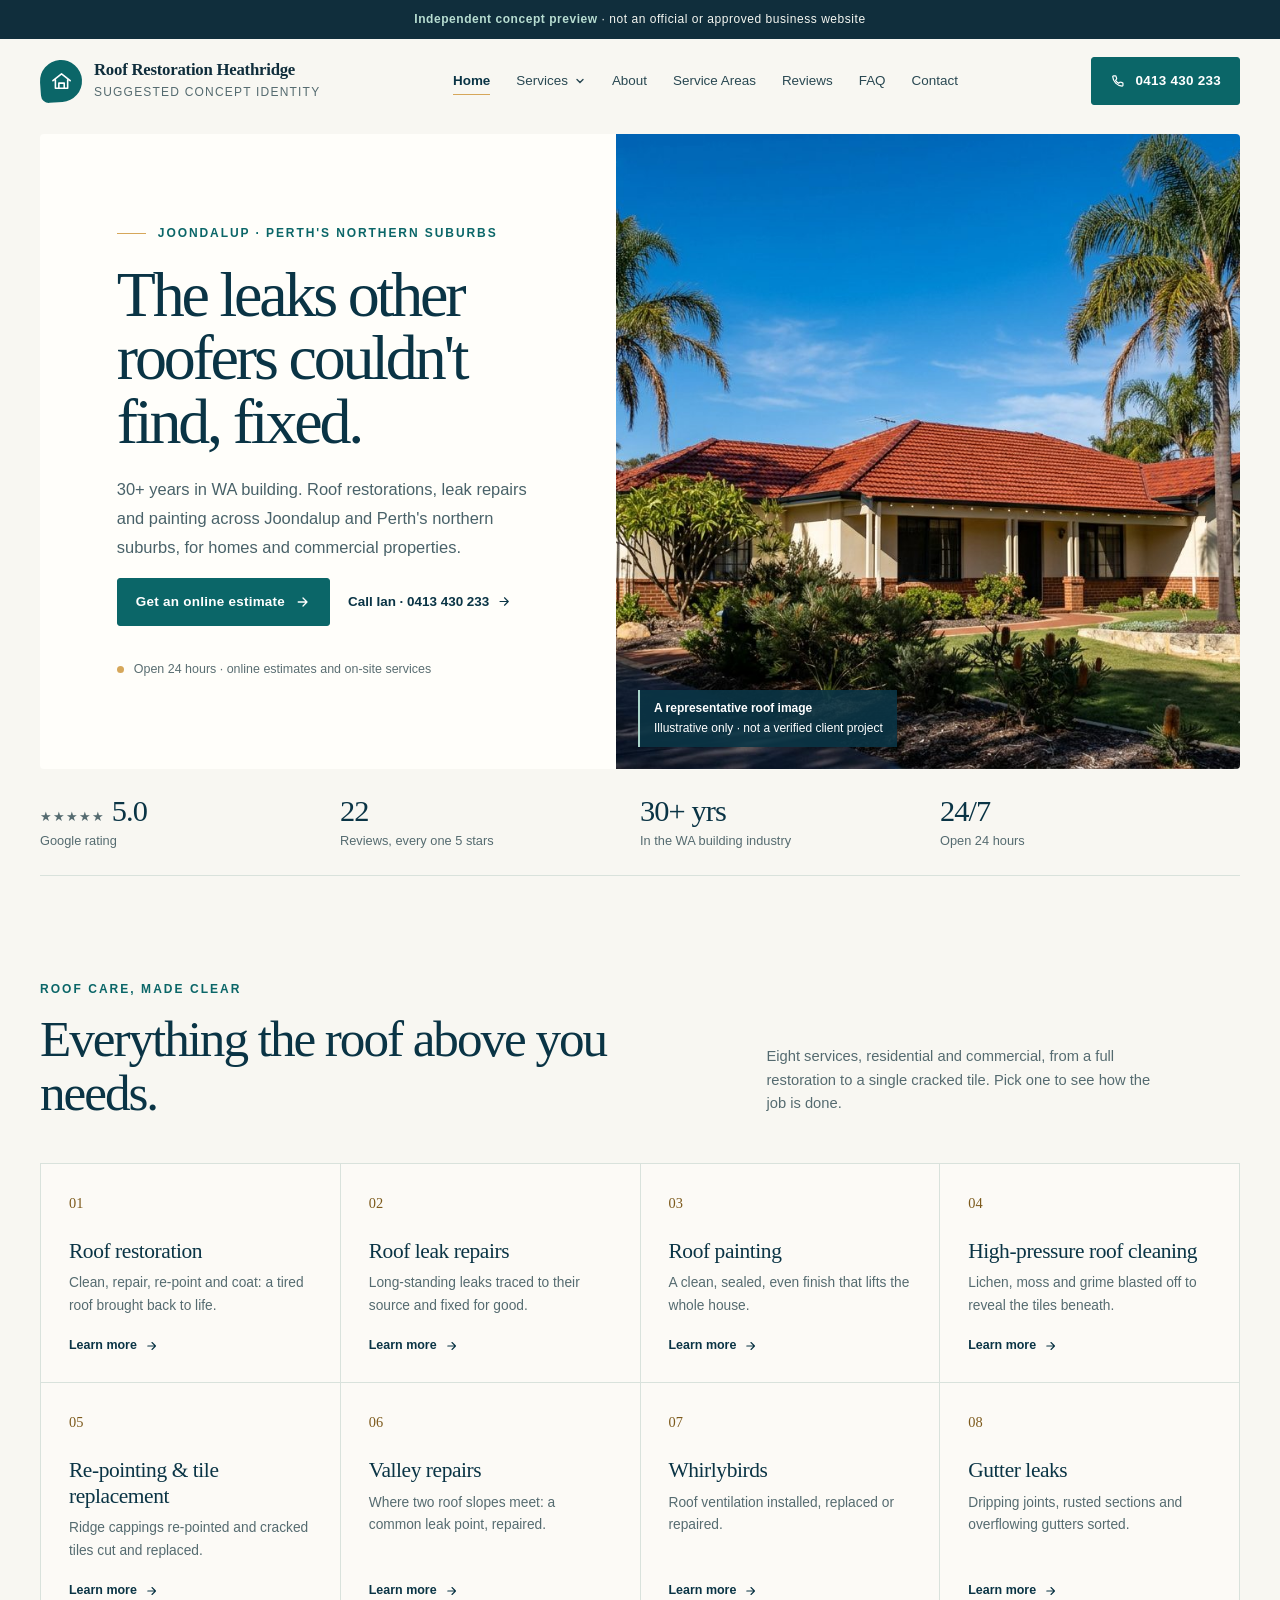
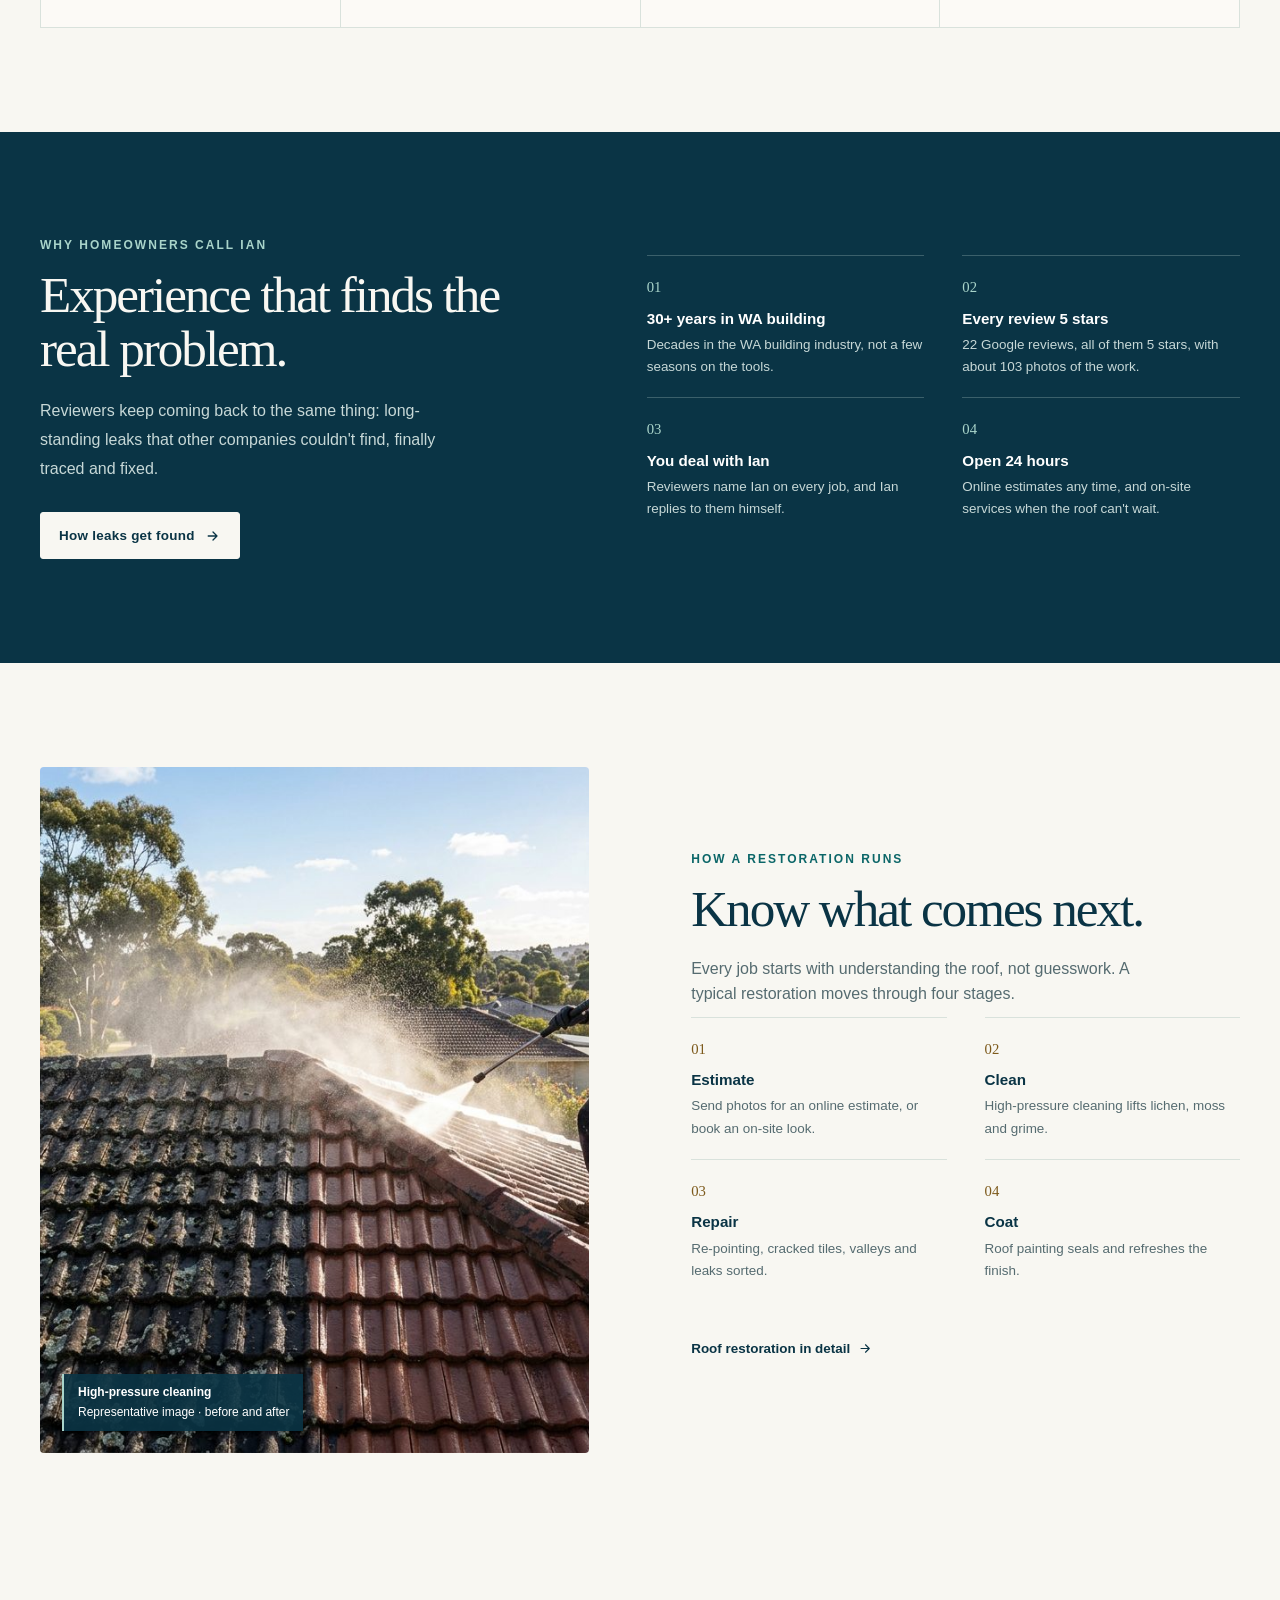
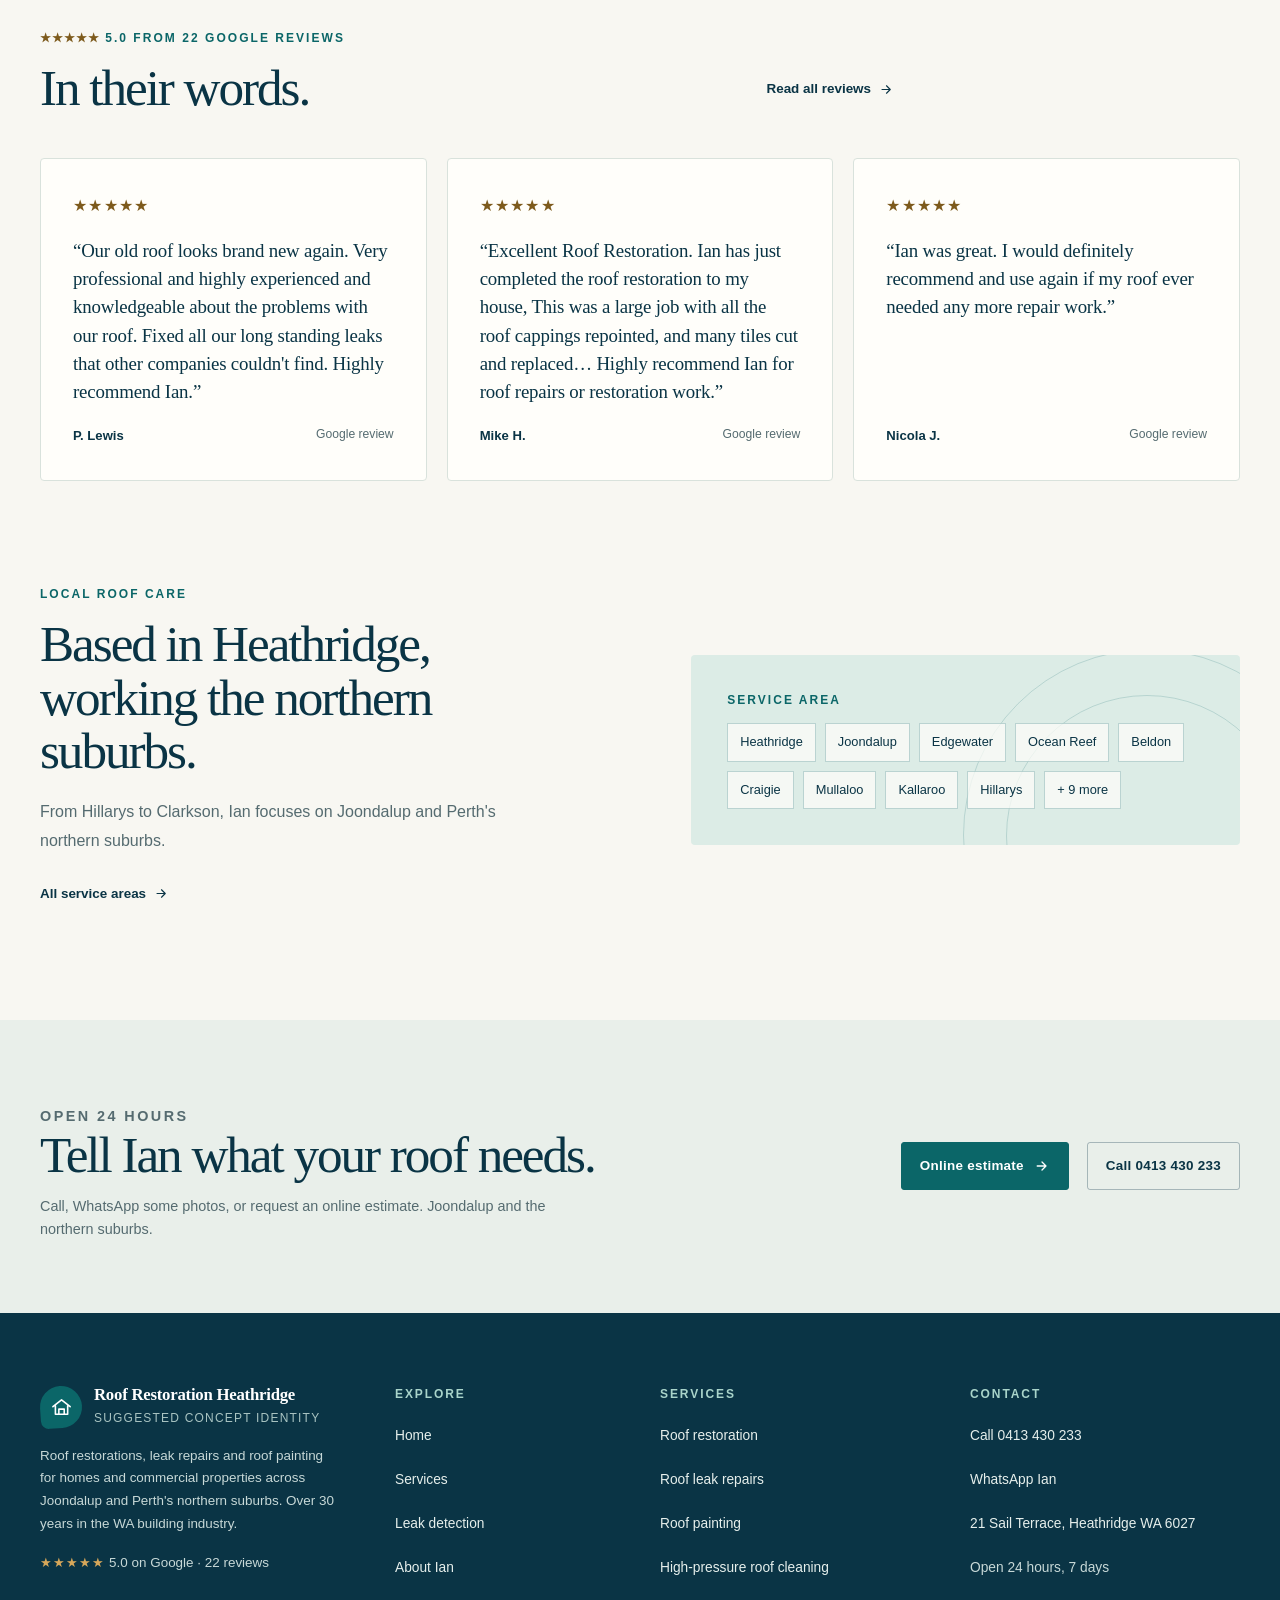
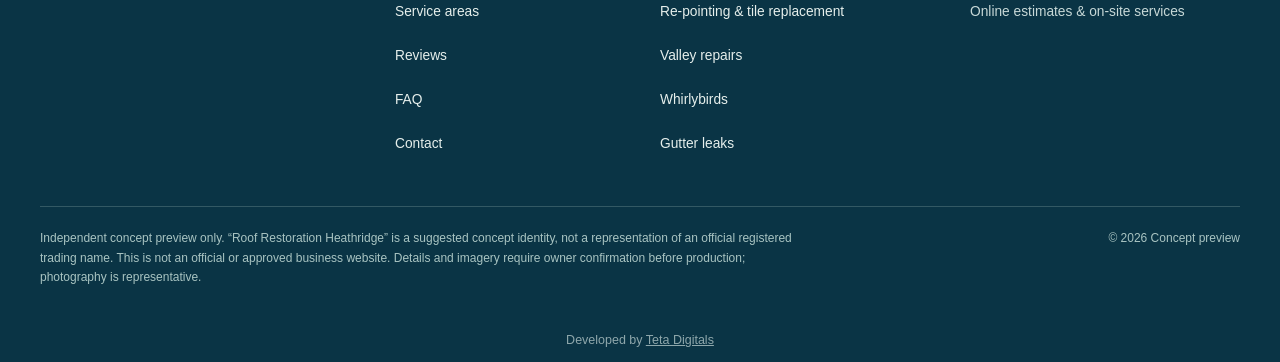
<file: roof-restoration-heathridge/index.html>
<!doctype html>
<html lang="en-AU">
<head>
<meta charset="utf-8">
<meta name="robots" content="noindex,nofollow">
<meta name="viewport" content="width=device-width, initial-scale=1">
<meta name="description" content="Roof restorations, leak repairs and roof painting across Joondalup and Perth's northern suburbs. 30+ years in WA building. 5.0 stars from 22 Google reviews.">
<meta name="theme-color" content="#0c4c53">
<title>Roof Restoration Heathridge | Roof restoration &amp; leak repairs, Joondalup</title>
<style>
:root{color-scheme:light;--ink:#102e3c;--deep:#0a3445;--teal:#0b6668;--teal-2:#dcece6;--aqua:#a9d4ca;--warm:#f8f7f2;--paper:#fffefa;--muted:#556b70;--line:#d9e2dc;--sun:#d6a75a;--gold:#7d5a1c;--serif:Georgia,"Times New Roman",serif;--sans:"Avenir Next",Avenir,"Segoe UI",sans-serif;--page:1200px;--w:min(var(--page),calc(100% - 56px))}
*{box-sizing:border-box}
html{scroll-behavior:smooth}
body{margin:0;background:var(--warm);color:var(--ink);font-family:var(--sans);font-size:16px;line-height:1.6;-webkit-font-smoothing:antialiased}
a{color:inherit}
img{max-width:100%;display:block}
:focus-visible{outline:3px solid var(--sun);outline-offset:3px;border-radius:2px}
h1,h2,h3,p{margin-top:0}
.skip{position:absolute;left:-999px;top:0;background:var(--deep);color:#fff;padding:12px 16px;z-index:100}
.skip:focus{left:12px;top:12px}
.preview-note{padding:10px 18px;background:#102e3c;color:#f5f7f2;text-align:center;font-size:.76rem;letter-spacing:.045em}
.preview-note strong{color:#b7ddd1;font-weight:650}
/* header */
.site-header{position:sticky;top:0;z-index:50;background:rgba(248,247,242,.94);backdrop-filter:blur(10px);-webkit-backdrop-filter:blur(10px);border-bottom:1px solid transparent;transition:border-color .2s,box-shadow .2s}
.site-header.scrolled{border-color:var(--line);box-shadow:0 8px 30px -22px rgba(10,52,69,.4)}
.header-inner{width:var(--w);min-height:84px;margin:auto;display:flex;align-items:center;justify-content:space-between;gap:24px}
.brand{display:inline-flex;align-items:center;gap:12px;text-decoration:none;min-height:44px}
.brand-mark{display:grid;place-items:center;width:42px;height:42px;flex:0 0 auto;background:var(--teal);color:#fff;border-radius:50% 50% 50% 8px;transform:rotate(-4deg)}
.brand-mark svg{width:23px;height:23px;transform:rotate(4deg)}
.brand-name{display:block;font-family:var(--serif);font-size:1.05rem;letter-spacing:-.015em;font-weight:700;line-height:1.15}
.brand-label{display:block;color:var(--muted);font-size:.64rem;letter-spacing:.14em;text-transform:uppercase;margin-top:4px}
.nav{display:flex;align-items:center;gap:4px}
.nav>a,.dd>.dd-btn{display:inline-flex;align-items:center;gap:6px;min-height:44px;padding:0 11px;text-decoration:none;font:inherit;font-size:.84rem;color:#294852;background:none;border:0;cursor:pointer;position:relative}
.nav>a::after,.dd>.dd-btn::after{content:"";position:absolute;left:11px;right:11px;bottom:8px;height:1px;background:var(--sun);transform:scaleX(0);transform-origin:left;transition:transform .25s ease}
.nav>a:hover,.dd-btn:hover{color:var(--teal)}
.nav>a:hover::after,.nav>a[aria-current=page]::after,.dd-btn.active::after{transform:scaleX(1)}
.nav>a[aria-current=page],.dd-btn.active{color:var(--deep);font-weight:650}
.dd{position:relative}
.dd-btn svg{width:12px;height:12px;transition:transform .2s}
.dd.open .dd-btn svg{transform:rotate(180deg)}
.dd-menu{position:absolute;top:calc(100% + 6px);left:-14px;width:560px;padding:14px;background:var(--paper);border:1px solid var(--line);border-radius:4px;box-shadow:0 24px 50px -24px rgba(10,52,69,.35);display:grid;grid-template-columns:1fr 1fr;gap:2px;opacity:0;visibility:hidden;transform:translateY(-6px);transition:opacity .18s,transform .18s,visibility .18s}
.dd.open .dd-menu{opacity:1;visibility:visible;transform:none}
.dd-menu a{display:block;padding:10px 12px;text-decoration:none;font-size:.84rem;color:var(--deep);border-radius:3px;min-height:44px}
.dd-menu a small{display:block;color:var(--muted);font-size:.72rem;line-height:1.4;margin-top:2px}
.dd-menu a:hover,.dd-menu a[aria-current=page]{background:var(--teal-2)}
.dd-menu .dd-feature{grid-column:1/-1;background:var(--deep);color:#fff;margin-bottom:6px}
.dd-menu .dd-feature small{color:#c7d8d7}
.dd-menu .dd-feature:hover{background:var(--teal)}
.dd-menu .dd-all{grid-column:1/-1;border-top:1px solid var(--line);border-radius:0;margin-top:6px;font-weight:650;color:var(--teal)}
.header-actions{display:flex;align-items:center;gap:10px}
.header-cta,.button{display:inline-flex;justify-content:center;align-items:center;gap:10px;min-height:44px;text-decoration:none;border:1px solid var(--teal);border-radius:3px;padding:12px 18px;color:#fff;background:var(--teal);font:inherit;font-size:.84rem;font-weight:650;letter-spacing:.02em;cursor:pointer;transition:background .2s,transform .2s,border-color .2s,color .2s}
.header-cta:hover,.button:hover{background:var(--deep);border-color:var(--deep);transform:translateY(-1px)}
.button svg,.header-cta svg{width:16px;height:16px;flex:0 0 auto}
.button--ghost{background:transparent;color:var(--deep);border-color:rgba(10,52,69,.3)}
.button--ghost:hover{color:#fff}
.button--light{background:var(--warm);color:var(--deep);border-color:var(--warm)}
.button--light:hover{background:var(--aqua);border-color:var(--aqua);color:var(--deep)}
.button--line-light{background:transparent;border-color:rgba(255,255,255,.4);color:#fff}
.button--line-light:hover{background:rgba(255,255,255,.1);border-color:#fff}
.burger{display:none;width:44px;height:44px;border:1px solid var(--line);background:var(--paper);border-radius:3px;cursor:pointer;place-items:center;color:var(--deep)}
.burger span{display:block;width:18px;height:1.6px;background:currentColor;margin:4px auto;transition:transform .25s,opacity .2s}
.burger[aria-expanded=true] span:nth-child(1){transform:translateY(5.6px) rotate(45deg)}
.burger[aria-expanded=true] span:nth-child(2){opacity:0}
.burger[aria-expanded=true] span:nth-child(3){transform:translateY(-5.6px) rotate(-45deg)}
.mnav{display:none}
@media (max-width:1100px){
 .nav{display:none}.burger{display:grid}
 .mnav{display:block;position:fixed;inset:var(--hh,120px) 0 0 0;background:var(--warm);overflow:auto;padding:12px 24px 40px;opacity:0;visibility:hidden;transform:translateY(-8px);transition:opacity .2s,transform .2s,visibility .2s;z-index:49;border-top:1px solid var(--line)}
 .mnav.open{opacity:1;visibility:visible;transform:none}
 .mnav a{display:flex;align-items:center;min-height:48px;border-bottom:1px solid var(--line);text-decoration:none;font-family:var(--serif);font-size:1.3rem;color:var(--deep)}
 .mnav a[aria-current=page]{color:var(--teal)}
 .mnav .msub a{font-family:var(--sans);font-size:.92rem;padding-left:16px;min-height:44px;color:#294852}
 .mnav .mlabel{margin:22px 0 4px;color:var(--teal);font-size:.7rem;font-weight:700;letter-spacing:.16em;text-transform:uppercase}
 .mnav .button{margin-top:24px;width:100%;font-family:var(--sans);font-size:.9rem;color:#fff;border-bottom:1px solid var(--teal)}
}
@media (max-width:560px){.header-cta .cta-txt{display:none}.header-cta{padding:12px}.brand-label{display:none}.brand-name{font-size:.95rem}}
/* pages */
.view{opacity:1;transition:opacity .28s ease}
.view.fading{opacity:0}
.pg{display:none}
.pg.on{display:block}
.wrap{width:var(--w);margin:auto}
.eyebrow{display:flex;align-items:center;gap:12px;margin:0 0 20px;color:var(--teal);font-size:.72rem;font-weight:700;text-transform:uppercase;letter-spacing:.16em}
.eyebrow::before{content:"";width:29px;height:1px;background:var(--sun)}
.kicker{margin-bottom:13px;color:var(--teal);font-size:.7rem;font-weight:700;letter-spacing:.17em;text-transform:uppercase}
h1{margin-bottom:22px;color:var(--deep);font-family:var(--serif);font-weight:400;font-size:clamp(2.8rem,5vw,5.05rem);letter-spacing:-.05em;line-height:.99}
h2{margin-bottom:0;color:var(--deep);font-family:var(--serif);font-size:clamp(2.1rem,4vw,3.5rem);font-weight:400;letter-spacing:-.04em;line-height:1.05}
h3{color:var(--deep);font-family:var(--serif);font-weight:400;font-size:1.34rem;letter-spacing:-.02em;line-height:1.2;margin-bottom:8px}
.lede{max-width:520px;color:#496269;font-size:1.03rem;line-height:1.75}
.muted{color:var(--muted)}
.text-link{display:inline-flex;gap:8px;align-items:center;min-height:44px;font-size:.84rem;font-weight:650;text-decoration:none;color:var(--deep)}
.text-link:hover{color:var(--teal)}
.text-link svg{width:15px;height:15px;transition:transform .2s}
.text-link:hover svg{transform:translateX(3px)}
.actions{display:flex;flex-wrap:wrap;align-items:center;gap:14px 18px}
.hero{width:var(--w);margin:10px auto 0;min-height:600px;display:grid;grid-template-columns:.96fr 1.04fr;background:var(--paper);overflow:hidden;border-radius:4px}
.hero-copy{padding:clamp(48px,7vw,92px) clamp(30px,6vw,78px);display:flex;flex-direction:column;justify-content:center}
.hero-note{margin:34px 0 0;display:flex;align-items:center;gap:10px;color:#5a6e72;font-size:.78rem}
.hero-note::before{content:"";width:7px;height:7px;flex:0 0 auto;background:var(--sun);border-radius:50%}
.hero-visual{position:relative;min-height:560px;background:#d4e1da}
.hero-visual img{width:100%;height:100%;min-height:560px;object-fit:cover}
.photo-caption{position:absolute;bottom:22px;left:22px;max-width:calc(100% - 44px);padding:10px 14px;background:rgba(10,52,69,.91);color:#fff;border-left:2px solid var(--aqua);font-size:.72rem;line-height:1.45}
.photo-caption strong{display:block;font-weight:650;margin-bottom:2px}
.trust{width:var(--w);margin:0 auto;display:grid;grid-template-columns:repeat(4,1fr);border-bottom:1px solid var(--line)}
.trust>div{padding:26px 22px 24px 0;display:flex;flex-direction:column;gap:2px}
.trust b{font-family:var(--serif);font-weight:400;font-size:1.9rem;color:var(--deep);letter-spacing:-.03em;line-height:1.1}
.trust span{color:var(--muted);font-size:.8rem}
.stars{color:var(--gold);letter-spacing:.08em}
.on-dark .stars,.stars--light{color:var(--sun)}
/* page banner */
.banner{width:var(--w);margin:10px auto 0;background:var(--paper);border-radius:4px;padding:clamp(48px,7vw,88px) clamp(28px,6vw,78px);position:relative;overflow:hidden}
.banner::before,.banner::after{content:"";position:absolute;border:1px solid rgba(11,102,104,.14);border-radius:50%;width:360px;height:360px;right:-90px;top:-60px}
.banner::after{width:520px;height:520px;right:-170px;top:-140px}
.banner>*{position:relative;z-index:1}
.banner h1{max-width:820px}
.crumbs{display:flex;flex-wrap:wrap;gap:6px;margin:0 0 18px;font-size:.78rem;color:var(--muted)}
.crumbs a{text-decoration:none;color:var(--teal);display:inline-flex;align-items:center;min-height:44px}
.crumbs span{display:inline-flex;align-items:center}
/* sections */
.sec{padding:104px 0}
.sec--tight{padding:72px 0}
.sec-head{display:grid;grid-template-columns:1fr .7fr;align-items:end;gap:50px;margin-bottom:43px}
.sec-head>p{margin:0 0 4px;max-width:400px;color:var(--muted);font-size:.92rem}
.grid3{display:grid;grid-template-columns:repeat(3,1fr);border-top:1px solid var(--line);border-left:1px solid var(--line)}
.grid4{grid-template-columns:repeat(4,1fr)}
.card{position:relative;padding:28px 28px 26px;border-right:1px solid var(--line);border-bottom:1px solid var(--line);background:rgba(255,254,250,.57);text-decoration:none;display:flex;flex-direction:column;transition:background .25s}
a.card:hover{background:var(--paper)}
a.card:hover .card-go{color:var(--teal)}
a.card:hover .card-go svg{transform:translateX(4px)}
.num{display:block;margin-bottom:24px;color:#8a6f42;font-family:var(--serif);font-size:.9rem}
.card p{margin:0 0 18px;color:var(--muted);font-size:.86rem;line-height:1.65}
.card-go{margin-top:auto;display:inline-flex;align-items:center;gap:8px;font-size:.78rem;font-weight:650;color:var(--deep)}
.card-go svg{width:14px;height:14px;transition:transform .2s}
.dark{background:var(--deep);color:#fff}
.dark h2,.dark h3{color:var(--warm)}
.dark .kicker{color:var(--aqua)}
.dark p{color:#c7d8d7}
.split{display:grid;grid-template-columns:.85fr 1fr;gap:clamp(40px,8vw,110px);align-items:center}
.split--even{grid-template-columns:1fr 1fr}
.prose p{color:var(--muted);font-size:.95rem;line-height:1.8;max-width:560px}
.steps{display:grid;grid-template-columns:1fr 1fr;gap:0 38px}
.step{padding:20px 0 19px;border-top:1px solid rgba(214,232,224,.24)}
.light-steps .step{border-top-color:var(--line)}
.step-no{display:block;margin-bottom:10px;color:var(--aqua);font-family:var(--serif);font-size:.92rem}
.light-steps .step-no{color:#8a6f42}
.step h3{margin:0 0 6px;font-family:var(--sans);font-size:.95rem;font-weight:650;letter-spacing:0}
.dark .step h3{color:#fff}
.step p{margin:0;font-size:.84rem;line-height:1.65}
.light-steps .step p{color:var(--muted)}
.photo{position:relative;border-radius:4px;overflow:hidden;background:#d4e1da}
.photo img{width:100%;height:100%;object-fit:cover;aspect-ratio:4/5}
.photo--wide img{aspect-ratio:4/3}
.ticks{list-style:none;padding:0;margin:0}
.ticks li{position:relative;padding:14px 0 14px 32px;border-top:1px solid var(--line);font-size:.92rem;color:var(--ink)}
.ticks li::before{content:"";position:absolute;left:4px;top:21px;width:12px;height:7px;border-left:1.6px solid var(--teal);border-bottom:1.6px solid var(--teal);transform:rotate(-45deg)}
.dark .ticks li{border-color:rgba(214,232,224,.24);color:#e6efec}
.dark .ticks li::before{border-color:var(--aqua)}
.quote{margin:0;padding:34px 32px;background:var(--paper);border:1px solid var(--line);border-radius:4px;display:flex;flex-direction:column;gap:18px}
.quote blockquote{margin:0;font-family:var(--serif);font-size:1.18rem;line-height:1.5;color:var(--deep);letter-spacing:-.01em}
.quote figcaption{margin-top:auto;display:flex;justify-content:space-between;align-items:center;gap:10px;font-size:.82rem;font-weight:650;color:var(--deep)}
.quote figcaption span{font-weight:400;color:var(--muted);font-size:.76rem}
.quotes{display:grid;grid-template-columns:repeat(3,1fr);gap:20px}
.area-panel{position:relative;padding:36px;background:var(--teal-2);overflow:hidden;border-radius:4px}
.area-panel::before,.area-panel::after{content:"";position:absolute;border:1px solid rgba(11,102,104,.18);border-radius:50%;width:280px;height:280px;right:-48px;top:40px}
.area-panel::after{width:370px;height:370px;right:-95px;top:-6px}
.area-panel>*{position:relative;z-index:1}
.area-list{display:flex;flex-wrap:wrap;gap:9px}
.area-list span{padding:8px 12px;border:1px solid rgba(11,102,104,.25);background:rgba(255,254,250,.72);color:var(--deep);font-size:.8rem}
.cta-band{background:#e9efea}
.cta-inner{width:var(--w);margin:auto;padding:72px 0;display:flex;justify-content:space-between;align-items:center;gap:36px}
.cta-inner p{margin:13px 0 0;color:var(--muted);font-size:.9rem;max-width:520px}
/* footer */
footer{background:var(--deep);color:#c7d8d7}
.foot{width:var(--w);margin:auto;padding:72px 0 40px;display:grid;grid-template-columns:1.4fr 1fr 1.2fr 1.2fr;gap:40px}
.foot .brand-name{color:#fff}
.foot .brand-label{color:#a9c4c2}
.foot p{font-size:.84rem;line-height:1.7;margin:16px 0 0;max-width:300px}
.foot h4{margin:0 0 10px;color:var(--aqua);font-size:.7rem;font-weight:700;letter-spacing:.16em;text-transform:uppercase}
.foot ul{list-style:none;margin:0;padding:0}
.foot li a{display:inline-flex;align-items:center;min-height:44px;text-decoration:none;font-size:.86rem;color:#e6efec}
.foot li a:hover{color:var(--aqua)}
.foot li.txt{padding:11px 0;font-size:.86rem}
.foot-legal{width:var(--w);margin:auto;padding:22px 0 30px;border-top:1px solid rgba(214,232,224,.2);font-size:.74rem;line-height:1.65;color:#a9c4c2;display:flex;justify-content:space-between;gap:30px}
.foot-legal p{margin:0;max-width:760px}
.totop{position:fixed;right:20px;bottom:20px;width:48px;height:48px;border-radius:50%;border:0;background:var(--teal);color:#fff;display:grid;place-items:center;cursor:pointer;box-shadow:0 10px 30px -10px rgba(10,52,69,.5);opacity:0;visibility:hidden;pointer-events:none;transform:translateY(10px);transition:opacity .25s,transform .25s,visibility .25s,background .2s;z-index:40}
.totop.show{opacity:1;visibility:visible;pointer-events:auto;transform:none}
.totop:hover{background:var(--deep)}
.totop svg{width:18px;height:18px}
.steps--4{grid-template-columns:repeat(4,1fr)}
.step h3 a{display:inline-flex;min-height:44px;align-items:center}
.step h3 a:hover{color:var(--aqua)}
.faq{border-top:1px solid var(--line)}
.faq-item{border-bottom:1px solid var(--line)}
.faq-q{width:100%;display:flex;justify-content:space-between;align-items:center;gap:20px;min-height:64px;padding:18px 0;background:none;border:0;text-align:left;cursor:pointer;font-family:var(--serif);font-size:1.18rem;color:var(--deep);letter-spacing:-.01em}
.faq-q:hover{color:var(--teal)}
.faq-ic{flex:0 0 auto;width:30px;height:30px;border:1px solid var(--line);border-radius:50%;position:relative}
.faq-ic::before,.faq-ic::after{content:"";position:absolute;left:50%;top:50%;width:11px;height:1.5px;background:var(--teal);transform:translate(-50%,-50%);transition:transform .25s}
.faq-ic::after{transform:translate(-50%,-50%) rotate(90deg)}
.faq-q[aria-expanded=true] .faq-ic::after{transform:translate(-50%,-50%) rotate(0)}
.faq-a{display:grid;grid-template-rows:0fr;transition:grid-template-rows .3s ease}
.faq-a>div{overflow:hidden}
.faq-a p{margin:0;padding:0 50px 22px 0;color:var(--muted);font-size:.93rem;line-height:1.75}
.faq-q[aria-expanded=true]+.faq-a{grid-template-rows:1fr}
.contact-grid{display:grid;grid-template-columns:1.3fr .9fr;gap:30px;align-items:start}
.form-card{background:var(--paper);border:1px solid var(--line);border-radius:4px;padding:clamp(24px,4vw,44px)}
.form-card label{display:flex;flex-direction:column;gap:7px;margin-bottom:18px;font-size:.8rem;font-weight:650;color:var(--deep);letter-spacing:.02em}
.opt{font-weight:400;color:var(--muted)}
.frow{display:grid;grid-template-columns:1fr 1fr;gap:0 18px}
.form-card input,.form-card select,.form-card textarea{font:inherit;font-size:.95rem;font-weight:400;color:var(--ink);background:var(--warm);border:1px solid #b9c8c1;border-radius:3px;padding:12px 14px;min-height:48px;width:100%;transition:border-color .2s,box-shadow .2s}
.form-card input:focus,.form-card select:focus,.form-card textarea:focus{outline:none;border-color:var(--teal);box-shadow:0 0 0 3px rgba(11,102,104,.18)}
.form-card [aria-invalid=true]{border-color:#a3302a}
.ferr{color:#a3302a;font-size:.84rem;margin:0 0 12px;min-height:1px}
.thanks{text-align:left}
.thanks .brand-mark{margin-bottom:22px}
.thanks h2{font-size:clamp(1.8rem,3vw,2.5rem);margin-bottom:14px}
.thanks .button{margin-top:10px}
.ccards{display:grid;gap:14px}
.ccard{display:flex;flex-direction:column;gap:4px;padding:22px 24px;background:var(--paper);border:1px solid var(--line);border-radius:4px;text-decoration:none;transition:border-color .2s,transform .2s}
a.ccard:hover{border-color:var(--teal);transform:translateY(-2px)}
.ccard .kicker{margin:0}
.ccard b{font-family:var(--serif);font-weight:400;font-size:1.25rem;color:var(--deep)}
.ccard .muted{font-size:.84rem}
.ccard.map{background:var(--teal-2);border-color:transparent;position:relative;overflow:hidden;padding-top:110px;background-image:linear-gradient(rgba(11,102,104,.08) 1px,transparent 1px),linear-gradient(90deg,rgba(11,102,104,.08) 1px,transparent 1px);background-size:26px 26px}
.map-art{position:absolute;top:22px;left:24px;width:56px;height:56px;border-radius:50% 50% 50% 8px;background:var(--teal);color:#fff;display:grid;place-items:center;transform:rotate(-4deg)}
.map-art svg{width:26px;height:26px}
.area-card{padding:22px 24px}
.area-card h3{font-size:1.15rem;margin:0}
.area-card p{margin:4px 0 0;font-size:.78rem}
.reveal{opacity:0;transform:translateY(22px);transition:opacity .7s ease,transform .7s ease}
.reveal.in{opacity:1;transform:none}
@media (max-width:900px){
 :root{--w:min(var(--page),calc(100% - 40px))}
 .hero{grid-template-columns:1fr;min-height:0}
 .hero-visual,.hero-visual img{min-height:340px;height:340px}
 .trust{grid-template-columns:1fr 1fr}
 .sec{padding:76px 0}
 .sec-head{display:block;margin-bottom:30px}.sec-head>p{margin-top:16px}
 .grid3,.grid4{grid-template-columns:1fr 1fr}
 .split,.split--even{grid-template-columns:1fr}
 .quotes{grid-template-columns:1fr}
 .steps--4{grid-template-columns:1fr 1fr}
 .contact-grid{grid-template-columns:1fr}
 .cta-inner{display:block;padding:56px 0}.cta-inner .actions{margin-top:24px}
 .foot{grid-template-columns:1fr 1fr;gap:30px}
 .foot-legal{flex-direction:column;gap:10px}
}
@media (max-width:600px){
 .preview-note{padding:9px 15px;font-size:.7rem;line-height:1.45}
 .header-inner{min-height:72px}
 .hero,.banner{width:calc(100% - 24px)}
 .grid3,.grid4,.steps,.steps--4,.frow{grid-template-columns:1fr}
 .grid4#areaGrid{grid-template-columns:1fr 1fr}
 .faq-a p{padding-right:0}
 .card{padding:24px 20px}
 .foot{grid-template-columns:1fr}
 .area-panel{padding:26px 22px}
}
/* readability + tap-target floor */
.preview-note,.mnav .mlabel,.eyebrow,.photo-caption,.kicker,.brand-label,.foot h4,.foot-legal,.dd-menu a small{font-size:.75rem}
.brand-label{letter-spacing:.1em}
.step-no,.light-steps .step-no,.num{color:var(--gold)}
.dark .step-no{color:var(--aqua)}
.header-cta{min-width:44px}
.foot li a{min-width:44px}
@media (max-width:600px){.preview-note{font-size:.75rem}}
@media (prefers-reduced-motion:reduce){html{scroll-behavior:auto}*,*::before,*::after{transition-duration:.01ms!important;animation:none!important}.reveal{opacity:1;transform:none}}
</style>
</head>
<body>
<a class="skip" href="#main">Skip to content</a>
<div class="preview-note"><strong>Independent concept preview</strong> · not an official or approved business website</div>
<header class="site-header" id="hdr">
 <div class="header-inner">
  <a class="brand" href="#/" aria-label="Roof Restoration Heathridge home">
   <span class="brand-mark" aria-hidden="true"><svg viewBox="0 0 24 24" fill="none"><path d="M3 11.2 12 4l9 7.2M5.6 10v9h12.8v-9M9.2 19v-5.3h5.6V19" stroke="currentColor" stroke-width="1.65" stroke-linecap="round" stroke-linejoin="round"/></svg></span>
   <span><span class="brand-name">Roof Restoration Heathridge</span><span class="brand-label">Suggested concept identity</span></span>
  </a>
  <nav class="nav" aria-label="Main navigation">
   <a href="#/" data-r="/">Home</a>
   <div class="dd" id="dd">
    <button class="dd-btn" id="ddBtn" aria-expanded="false" aria-controls="ddMenu">Services <svg viewBox="0 0 12 12" fill="none" aria-hidden="true"><path d="m3 4.5 3 3 3-3" stroke="currentColor" stroke-width="1.4" stroke-linecap="round"/></svg></button>
    <div class="dd-menu" id="ddMenu"></div>
   </div>
   <a href="#/about" data-r="/about">About</a>
   <a href="#/areas" data-r="/areas">Service Areas</a>
   <a href="#/reviews" data-r="/reviews">Reviews</a>
   <a href="#/faq" data-r="/faq">FAQ</a>
   <a href="#/contact" data-r="/contact">Contact</a>
  </nav>
  <div class="header-actions">
   <a class="header-cta" href="tel:+61413430233" aria-label="Call Ian on 0413 430 233"><svg viewBox="0 0 20 20" fill="none" aria-hidden="true"><path d="M6.6 3.5H4.4a1 1 0 0 0-1 1.1c.5 6.3 5.4 11.2 11.7 11.7a1 1 0 0 0 1.1-1v-2.2a1 1 0 0 0-.8-1l-2.5-.6a1 1 0 0 0-1 .3l-1 1.1a10 10 0 0 1-4-4l1.1-1a1 1 0 0 0 .3-1L7.6 4.3a1 1 0 0 0-1-.8Z" stroke="currentColor" stroke-width="1.5" stroke-linejoin="round"/></svg><span class="cta-txt">0413 430 233</span></a>
   <button class="burger" id="burger" aria-label="Open menu" aria-expanded="false" aria-controls="mnav"><span></span><span></span><span></span></button>
  </div>
 </div>
</header>
<nav class="mnav" id="mnav" aria-label="Mobile navigation"></nav>

<main id="main" class="view" tabindex="-1">
<!-- HOME -->
<div class="pg" data-page="/" data-title="Roof Restoration Heathridge | Roof restoration &amp; leak repairs, Joondalup">
 <section class="hero" aria-labelledby="h-home">
  <div class="hero-copy">
   <p class="eyebrow">Joondalup · Perth's northern suburbs</p>
   <h1 id="h-home">The leaks other roofers couldn't find, fixed.</h1>
   <p class="lede">30+ years in WA building. Roof restorations, leak repairs and painting across Joondalup and Perth's northern suburbs, for homes and commercial properties.</p>
   <div class="actions"><a class="button" href="#/contact">Get an online estimate <svg viewBox="0 0 20 20" fill="none" aria-hidden="true"><path d="M4 10h11M10 5l5 5-5 5" stroke="currentColor" stroke-width="1.6" stroke-linecap="round" stroke-linejoin="round"/></svg></a><a class="text-link" href="tel:+61413430233">Call Ian · 0413 430 233 <svg viewBox="0 0 20 20" fill="none" aria-hidden="true"><path d="M4 10h11M10 5l5 5-5 5" stroke="currentColor" stroke-width="1.5" stroke-linecap="round" stroke-linejoin="round"/></svg></a></div>
   <p class="hero-note">Open 24 hours · online estimates and on-site services</p>
  </div>
  <div class="hero-visual"><img src="rrh-hero.jpg" alt="A Joondalup home with a freshly restored terracotta-red tiled roof" fetchpriority="high"><div class="photo-caption"><strong>A representative roof image</strong>Illustrative only · not a verified client project</div></div>
 </section>
 <div class="trust" role="list">
  <div role="listitem"><b><span class="stars" aria-hidden="true">★★★★★</span> 5.0</b><span>Google rating</span></div>
  <div role="listitem"><b>22</b><span>Reviews, every one 5 stars</span></div>
  <div role="listitem"><b>30+ yrs</b><span>In the WA building industry</span></div>
  <div role="listitem"><b>24/7</b><span>Open 24 hours</span></div>
 </div>
 <section class="wrap sec" aria-labelledby="h-svc">
  <div class="sec-head reveal"><div><p class="kicker">Roof care, made clear</p><h2 id="h-svc">Everything the roof above you needs.</h2></div><p>Eight services, residential and commercial, from a full restoration to a single cracked tile. Pick one to see how the job is done.</p></div>
  <div class="grid3 grid4 reveal" data-svc-grid></div>
 </section>
 <section class="dark" aria-labelledby="h-why">
  <div class="wrap sec split">
   <div class="reveal"><p class="kicker">Why homeowners call Ian</p><h2 id="h-why">Experience that finds the real problem.</h2><p style="margin-top:22px;max-width:420px;line-height:1.8">Reviewers keep coming back to the same thing: long-standing leaks that other companies couldn't find, finally traced and fixed.</p><div class="actions" style="margin-top:28px"><a class="button button--light" href="#/leak-detection">How leaks get found <svg viewBox="0 0 20 20" fill="none" aria-hidden="true"><path d="M4 10h11M10 5l5 5-5 5" stroke="currentColor" stroke-width="1.6" stroke-linecap="round" stroke-linejoin="round"/></svg></a></div></div>
   <div class="steps reveal">
    <article class="step"><span class="step-no">01</span><h3>30+ years in WA building</h3><p>Decades in the WA building industry, not a few seasons on the tools.</p></article>
    <article class="step"><span class="step-no">02</span><h3>Every review 5 stars</h3><p>22 Google reviews, all of them 5 stars, with about 103 photos of the work.</p></article>
    <article class="step"><span class="step-no">03</span><h3>You deal with Ian</h3><p>Reviewers name Ian on every job, and Ian replies to them himself.</p></article>
    <article class="step"><span class="step-no">04</span><h3>Open 24 hours</h3><p>Online estimates any time, and on-site services when the roof can't wait.</p></article>
   </div>
  </div>
 </section>
 <section class="wrap sec" aria-labelledby="h-proc">
  <div class="split split--even">
   <figure class="photo reveal" style="margin:0"><img src="rrh-clean.jpg" alt="A tile roof half high-pressure cleaned, showing lichen-covered tiles beside clean ones" loading="lazy"><figcaption class="photo-caption"><strong>High-pressure cleaning</strong>Representative image · before and after</figcaption></figure>
   <div class="reveal"><p class="kicker">How a restoration runs</p><h2 id="h-proc">Know what comes next.</h2><p class="muted" style="margin:20px 0 10px;max-width:460px">Every job starts with understanding the roof, not guesswork. A typical restoration moves through four stages.</p>
    <div class="steps light-steps">
     <article class="step"><span class="step-no">01</span><h3>Estimate</h3><p>Send photos for an online estimate, or book an on-site look.</p></article>
     <article class="step"><span class="step-no">02</span><h3>Clean</h3><p>High-pressure cleaning lifts lichen, moss and grime.</p></article>
     <article class="step"><span class="step-no">03</span><h3>Repair</h3><p>Re-pointing, cracked tiles, valleys and leaks sorted.</p></article>
     <article class="step"><span class="step-no">04</span><h3>Coat</h3><p>Roof painting seals and refreshes the finish.</p></article>
    </div>
    <div class="actions" style="margin-top:26px"><a class="text-link" href="#/services/roof-restoration">Roof restoration in detail <svg viewBox="0 0 20 20" fill="none" aria-hidden="true"><path d="M4 10h11M10 5l5 5-5 5" stroke="currentColor" stroke-width="1.5" stroke-linecap="round" stroke-linejoin="round"/></svg></a></div>
   </div>
  </div>
 </section>
 <section class="wrap sec--tight" aria-labelledby="h-rev" style="padding-bottom:104px">
  <div class="sec-head reveal"><div><p class="kicker"><span class="stars" aria-hidden="true">★★★★★</span> 5.0 from 22 Google reviews</p><h2 id="h-rev">In their words.</h2></div><p><a class="text-link" href="#/reviews">Read all reviews <svg viewBox="0 0 20 20" fill="none" aria-hidden="true"><path d="M4 10h11M10 5l5 5-5 5" stroke="currentColor" stroke-width="1.5" stroke-linecap="round" stroke-linejoin="round"/></svg></a></p></div>
  <div class="quotes reveal" data-quotes></div>
 </section>
 <section class="wrap" aria-labelledby="h-area" style="padding-bottom:104px">
  <div class="split split--even">
   <div class="reveal"><p class="kicker">Local roof care</p><h2 id="h-area">Based in Heathridge, working the northern suburbs.</h2><p class="muted" style="margin-top:20px;max-width:460px;line-height:1.8">From Hillarys to Clarkson, Ian focuses on Joondalup and Perth's northern suburbs.</p><a class="text-link" href="#/areas">All service areas <svg viewBox="0 0 20 20" fill="none" aria-hidden="true"><path d="M4 10h11M10 5l5 5-5 5" stroke="currentColor" stroke-width="1.5" stroke-linecap="round" stroke-linejoin="round"/></svg></a></div>
   <div class="area-panel reveal"><p class="kicker">Service area</p><div class="area-list"><span>Heathridge</span><span>Joondalup</span><span>Edgewater</span><span>Ocean Reef</span><span>Beldon</span><span>Craigie</span><span>Mullaloo</span><span>Kallaroo</span><span>Hillarys</span><span>+ 9 more</span></div></div>
  </div>
 </section>
 <div data-cta></div>
</div>

<!-- SERVICES -->
<div class="pg" data-page="/services" data-title="Roof services | Roof Restoration Heathridge">
 <section class="banner"><nav class="crumbs" aria-label="Breadcrumb"><a href="#/">Home</a><span aria-hidden="true">/</span><span>Services</span></nav><p class="eyebrow">Residential &amp; commercial</p><h1>Roof services, from one tile to the whole roof.</h1><p class="lede">Restorations, leak repairs, painting and the maintenance in between, across Joondalup and Perth's northern suburbs.</p></section>
 <section class="wrap sec"><div class="grid3 reveal" data-svc-grid data-long></div></section>
 <section class="dark"><div class="wrap sec--tight split">
  <div class="reveal"><p class="kicker">Not sure what you need?</p><h2>Start with the symptom.</h2></div>
  <ul class="ticks reveal">
   <li>Water stains on the ceiling → <a class="text-link" style="color:var(--aqua)" href="#/leak-detection">Leak detection</a></li>
   <li>Faded, mossy or chalky tiles → <a class="text-link" style="color:var(--aqua)" href="#/services/roof-restoration">Roof restoration</a></li>
   <li>Crumbling mortar along the ridges → <a class="text-link" style="color:var(--aqua)" href="#/services/re-pointing-tile-replacement">Re-pointing</a></li>
   <li>Overflowing or dripping gutters → <a class="text-link" style="color:var(--aqua)" href="#/services/gutter-leaks">Gutter leaks</a></li>
  </ul>
 </div></section>
 <div data-cta></div>
</div>

<!-- SERVICE DETAIL (filled by script) -->
<div class="pg" data-page="/services/*" data-title="Service | Roof Restoration Heathridge">
 <section class="banner"><nav class="crumbs" aria-label="Breadcrumb"><a href="#/">Home</a><span aria-hidden="true">/</span><a href="#/services">Services</a><span aria-hidden="true">/</span><span data-f="name"></span></nav><p class="eyebrow" data-f="eyebrow"></p><h1 data-f="headline"></h1><p class="lede" data-f="intro"></p><div class="actions"><a class="button" href="#/contact" data-f="ctaLink">Request an estimate <svg viewBox="0 0 20 20" fill="none" aria-hidden="true"><path d="M4 10h11M10 5l5 5-5 5" stroke="currentColor" stroke-width="1.6" stroke-linecap="round" stroke-linejoin="round"/></svg></a><a class="text-link" href="tel:+61413430233">Call 0413 430 233</a></div></section>
 <section class="wrap sec split split--even">
  <div class="reveal"><p class="kicker">What it is</p><h2 data-f="whatTitle"></h2><div class="prose" style="margin-top:22px" data-f="what"></div></div>
  <div class="reveal"><p class="kicker">Signs you need it</p><ul class="ticks" data-f="signs"></ul></div>
 </section>
 <section class="dark"><div class="wrap sec split">
  <div class="reveal"><p class="kicker">How the job is done</p><h2>Step by step.</h2><p style="margin-top:22px;max-width:400px;line-height:1.8">The exact scope depends on your roof; Ian talks it through with you before any work starts.</p></div>
  <div class="steps reveal" data-f="steps"></div>
 </div></section>
 <section class="wrap sec"><div class="sec-head reveal"><div><p class="kicker">Often done together</p><h2>Related services.</h2></div></div><div class="grid3 reveal" data-f="related"></div></section>
 <div data-cta></div>
</div>

<!-- LEAK DETECTION -->
<div class="pg" data-page="/leak-detection" data-title="Roof leak detection | Roof Restoration Heathridge">
 <section class="banner" style="background:var(--deep)"><nav class="crumbs" aria-label="Breadcrumb" style="color:#c7d8d7"><a href="#/" style="color:var(--aqua)">Home</a><span aria-hidden="true">/</span><span>Leak detection</span></nav><p class="eyebrow" style="color:var(--aqua)">Roof leak detection &amp; repair</p><h1 style="color:var(--warm)">The leaks other roofers couldn't find, fixed.</h1><p class="lede" style="color:#c7d8d7">A leak rarely drips where it starts. Thirty-plus years in WA building is what it takes to follow the water back to its source, and fix it properly.</p><div class="actions"><a class="button button--light" href="#/contact">Book a leak inspection <svg viewBox="0 0 20 20" fill="none" aria-hidden="true"><path d="M4 10h11M10 5l5 5-5 5" stroke="currentColor" stroke-width="1.6" stroke-linecap="round" stroke-linejoin="round"/></svg></a><a class="button button--line-light" href="tel:+61413430233">Call 0413 430 233</a></div></section>
 <section class="wrap sec split">
  <figure class="quote reveal" style="background:var(--teal-2);border-color:transparent"><span class="stars" aria-label="5 out of 5 stars">★★★★★</span><blockquote>“Fixed all our long standing leaks that other companies couldn't find.”</blockquote><figcaption>P. Lewis <span>Google review</span></figcaption></figure>
  <div class="reveal prose"><p class="kicker">Why leaks get missed</p><h2>Water travels. The fix has to start at the source.</h2><p style="margin-top:22px">Water can enter at a cracked tile, a blocked valley or a gap in ridge-capping mortar, then run along battens and sarking before it shows up as a stain metres away. Patch the stain and the leak comes back.</p><p>Ian works from the stain back up the roof, checking every likely entry point until the real one is found.</p></div>
 </section>
 <section class="dark"><div class="wrap sec">
  <div class="sec-head reveal"><div><p class="kicker">Where leaks usually start</p><h2>The usual suspects.</h2></div><p>Each one links to the repair that fixes it.</p></div>
  <div class="steps reveal steps--4">
   <article class="step"><span class="step-no">01</span><h3><a href="#/services/valley-repairs" style="text-decoration:none">Valleys →</a></h3><p>Where two roof slopes meet and water concentrates.</p></article>
   <article class="step"><span class="step-no">02</span><h3><a href="#/services/re-pointing-tile-replacement" style="text-decoration:none">Ridges &amp; tiles →</a></h3><p>Cracked tiles and failed pointing on the cappings.</p></article>
   <article class="step"><span class="step-no">03</span><h3><a href="#/services/gutter-leaks" style="text-decoration:none">Gutters →</a></h3><p>Blocked or rusted gutters backing water under the roof line.</p></article>
   <article class="step"><span class="step-no">04</span><h3><a href="#/services/whirlybirds" style="text-decoration:none">Roof penetrations →</a></h3><p>Vents, whirlybirds and flashings that have lifted or perished.</p></article>
  </div>
 </div></section>
 <section class="wrap sec split split--even">
  <div class="reveal"><p class="kicker">The process</p><h2>From stain to source to sealed.</h2></div>
  <div class="steps light-steps reveal">
   <article class="step"><span class="step-no">01</span><h3>Tell Ian what you see</h3><p>Where the stain or drip shows, and when: heavy rain, wind, or every shower.</p></article>
   <article class="step"><span class="step-no">02</span><h3>Inspect on site</h3><p>Inside and up on the roof, tracing the water's likely path.</p></article>
   <article class="step"><span class="step-no">03</span><h3>Find the entry point</h3><p>Tiles, valleys, ridges, gutters and flashings checked until the cause is clear.</p></article>
   <article class="step"><span class="step-no">04</span><h3>Fix it properly</h3><p>Repair the cause, not just the symptom, and explain what was done.</p></article>
  </div>
 </section>
 <div data-cta></div>
</div>
<!-- ABOUT -->
<div class="pg" data-page="/about" data-title="About Ian | Roof Restoration Heathridge">
 <section class="banner"><nav class="crumbs" aria-label="Breadcrumb"><a href="#/">Home</a><span aria-hidden="true">/</span><span>About</span></nav><p class="eyebrow">About Ian</p><h1>Over 30 years in the WA building industry.</h1><p class="lede">A Heathridge-based roofer whose name appears in every one of his Google reviews.</p></section>
 <section class="wrap sec split">
  <figure class="photo reveal" style="margin:0"><img src="rrh-valley.jpg" alt="An experienced roofer kneeling on a tiled roof, repairing a roof valley" loading="lazy"><figcaption class="photo-caption"><strong>Valley repair in progress</strong>Representative image</figcaption></figure>
  <div class="reveal prose"><p class="kicker">The story</p><h2>Experience you can see on the roof.</h2><p style="margin-top:22px">Ian has spent over 30 years in the WA building industry. Today he restores, repairs and paints roofs for homes and commercial properties from his base on Sail Terrace in Heathridge, with a focus on Joondalup and the northern suburbs.</p><p>That experience shows in the work reviewers describe: long-standing leaks traced when others gave up, roof cappings re-pointed across large jobs, and tiles cut and replaced to fit.</p><p>The business is open 24 hours, offering online estimates and on-site services.</p><div class="actions" style="margin-top:8px"><a class="button" href="#/contact">Talk to Ian <svg viewBox="0 0 20 20" fill="none" aria-hidden="true"><path d="M4 10h11M10 5l5 5-5 5" stroke="currentColor" stroke-width="1.6" stroke-linecap="round" stroke-linejoin="round"/></svg></a></div></div>
 </section>
 <section class="dark"><div class="wrap sec">
  <div class="sec-head reveal"><div><p class="kicker">How Ian works</p><h2>Values, in plain terms.</h2></div></div>
  <div class="steps reveal steps--4">
   <article class="step"><span class="step-no">01</span><h3>Find the cause</h3><p>A leak isn't fixed until its source is.</p></article>
   <article class="step"><span class="step-no">02</span><h3>Explain it clearly</h3><p>You'll know what's wrong with your roof and why.</p></article>
   <article class="step"><span class="step-no">03</span><h3>Do the whole job</h3><p>Every capping, every cracked tile, not just the easy ones.</p></article>
   <article class="step"><span class="step-no">04</span><h3>Be reachable</h3><p>Open 24 hours, by phone or WhatsApp.</p></article>
  </div>
 </div></section>
 <section class="wrap sec">
  <div class="sec-head reveal"><div><p class="kicker">The record</p><h2>What can be checked.</h2></div><p>Licence and ABN details to be confirmed with the owner before launch.</p></div>
  <div class="grid3 reveal">
   <div class="card"><span class="num">5.0 ★</span><h3>Google rating</h3><p>From 22 reviews, every one of them 5 stars.</p></div>
   <div class="card"><span class="num">~103</span><h3>Photos on Google</h3><p>Of roofs and work on the public listing.</p></div>
   <div class="card"><span class="num">30+</span><h3>Years in WA building</h3><p>Residential and commercial work.</p></div>
  </div>
 </section>
 <div data-cta></div>
</div>

<!-- AREAS -->
<div class="pg" data-page="/areas" data-title="Service areas | Roof Restoration Heathridge">
 <section class="banner"><nav class="crumbs" aria-label="Breadcrumb"><a href="#/">Home</a><span aria-hidden="true">/</span><span>Service areas</span></nav><p class="eyebrow">Joondalup &amp; the northern suburbs</p><h1>Roof care close to home.</h1><p class="lede">Based at 21 Sail Terrace, Heathridge, Ian focuses on the City of Joondalup and Perth's northern suburbs.</p></section>
 <section class="wrap sec">
  <div class="sec-head reveal"><div><p class="kicker">Suburbs we cover</p><h2>Eighteen suburbs and counting.</h2></div><p>Not on the list? If you're in Perth's northern suburbs, send a message and ask.</p></div>
  <div class="grid3 grid4 reveal" id="areaGrid"></div>
 </section>
 <section class="wrap" style="padding-bottom:104px"><div class="area-panel reveal split split--even" style="align-items:center"><div><p class="kicker">Home base</p><h2 style="font-size:clamp(1.8rem,3vw,2.6rem)">21 Sail Terrace, Heathridge WA 6027</h2></div><div class="actions"><a class="button" href="https://www.google.com/maps/place/Roof+Restoration/data=!4m7!3m6!1s0x2a32ab556b6b3ffd:0x9f13e55c5c8b807b!8m2!3d-31.7673465!4d115.7561932!16s%2Fg%2F11c32815h8" target="_blank" rel="noopener">Open in Google Maps</a><a class="button button--ghost" href="#/contact">Request an estimate</a></div></div></section>
 <div data-cta></div>
</div>

<!-- REVIEWS -->
<div class="pg" data-page="/reviews" data-title="Reviews | Roof Restoration Heathridge">
 <section class="banner"><nav class="crumbs" aria-label="Breadcrumb"><a href="#/">Home</a><span aria-hidden="true">/</span><span>Reviews</span></nav><p class="eyebrow">Google reviews</p><h1>22 reviews. Every one 5 stars.</h1><p class="lede"><span class="stars" aria-hidden="true">★★★★★</span> 5.0 average on Google, with about 103 photos on the listing.</p><div class="actions"><a class="button" href="https://www.google.com/maps/place/Roof+Restoration/data=!4m7!3m6!1s0x2a32ab556b6b3ffd:0x9f13e55c5c8b807b!8m2!3d-31.7673465!4d115.7561932!16s%2Fg%2F11c32815h8" target="_blank" rel="noopener">Read all reviews on Google <svg viewBox="0 0 20 20" fill="none" aria-hidden="true"><path d="M4 10h11M10 5l5 5-5 5" stroke="currentColor" stroke-width="1.6" stroke-linecap="round" stroke-linejoin="round"/></svg></a></div></section>
 <section class="wrap sec"><div class="quotes reveal" data-quotes></div><p class="muted" style="font-size:.8rem;margin-top:22px">Quoted verbatim from Google. Reviewer names as shown on the listing.</p></section>
 <section class="trust" style="border-top:1px solid var(--line);margin-bottom:80px">
  <div><b>5.0</b><span>Average rating</span></div><div><b>22</b><span>Google reviews</span></div><div><b>100%</b><span>Five-star reviews</span></div><div><b>~103</b><span>Photos on the listing</span></div>
 </section>
 <div data-cta></div>
</div>

<!-- FAQ -->
<div class="pg" data-page="/faq" data-title="Roofing FAQ | Roof Restoration Heathridge">
 <section class="banner"><nav class="crumbs" aria-label="Breadcrumb"><a href="#/">Home</a><span aria-hidden="true">/</span><span>FAQ</span></nav><p class="eyebrow">Questions, answered</p><h1>Roofing questions from the northern suburbs.</h1><p class="lede">General guidance on restorations, leaks and maintenance. Every roof is different, so ask Ian about yours.</p></section>
 <section class="wrap sec split" style="align-items:start">
  <div class="reveal"><p class="kicker">Still unsure?</p><h2>Ask Ian directly.</h2><p class="muted" style="margin:20px 0 24px;max-width:360px">Open 24 hours. Send photos on WhatsApp for an online estimate.</p><a class="button" href="https://wa.me/61413430233" target="_blank" rel="noopener">WhatsApp Ian</a></div>
  <div class="faq reveal" id="faq"></div>
 </section>
 <div data-cta></div>
</div>

<!-- CONTACT -->
<div class="pg" data-page="/contact" data-title="Contact &amp; online estimate | Roof Restoration Heathridge">
 <section class="banner"><nav class="crumbs" aria-label="Breadcrumb"><a href="#/">Home</a><span aria-hidden="true">/</span><span>Contact</span></nav><p class="eyebrow">Online estimate</p><h1>Tell Ian what your roof needs.</h1><p class="lede">Fill in the form and it opens a pre-filled WhatsApp message to Ian. Or just call: open 24 hours.</p></section>
 <section class="wrap sec contact-grid">
  <div class="form-card reveal">
   <form id="qform" novalidate>
    <div class="frow"><label>Name<input name="name" autocomplete="name" required></label><label>Phone<input name="phone" type="tel" autocomplete="tel" required></label></div>
    <div class="frow"><label>Email <span class="opt">(optional)</span><input name="email" type="email" autocomplete="email"></label><label>Suburb<input name="suburb" list="subs" required></label></div>
    <label>Service<select name="service" id="svcSel"><option value="">Not sure yet</option></select></label>
    <label>Tell Ian about the roof<textarea name="message" rows="5" placeholder="What you've noticed, roof type, approximate age, best time to call…"></textarea></label>
    <p class="ferr" id="ferr" role="alert"></p>
    <button class="button" type="submit">Send via WhatsApp <svg viewBox="0 0 20 20" fill="none" aria-hidden="true"><path d="M4 10h11M10 5l5 5-5 5" stroke="currentColor" stroke-width="1.6" stroke-linecap="round" stroke-linejoin="round"/></svg></button>
    <p class="muted" style="font-size:.78rem;margin:14px 0 0">Tip: attach a few roof photos in WhatsApp for a faster online estimate.</p>
   </form>
   <div class="thanks" id="thanks" hidden tabindex="-1"><span class="brand-mark" aria-hidden="true"><svg viewBox="0 0 24 24" fill="none"><path d="m5 12.5 4.5 4.5L19 7.5" stroke="currentColor" stroke-width="1.8" stroke-linecap="round" stroke-linejoin="round"/></svg></span><h2>Thanks, your message is ready.</h2><p class="muted">WhatsApp should have opened with your details filled in. Press send there and Ian will be in touch. If it didn't open, call <a class="text-link" href="tel:+61413430233">0413 430 233</a>.</p><button class="button button--ghost" type="button" id="again">Send another</button></div>
   <datalist id="subs"></datalist>
  </div>
  <div class="ccards reveal">
   <a class="ccard" href="tel:+61413430233"><span class="kicker">Call</span><b>0413 430 233</b><span class="muted">Open 24 hours</span></a>
   <a class="ccard" href="https://wa.me/61413430233" target="_blank" rel="noopener"><span class="kicker">WhatsApp</span><b>+61 413 430 233</b><span class="muted">Send photos for an online estimate</span></a>
   <a class="ccard map" href="https://www.google.com/maps/place/Roof+Restoration/data=!4m7!3m6!1s0x2a32ab556b6b3ffd:0x9f13e55c5c8b807b!8m2!3d-31.7673465!4d115.7561932!16s%2Fg%2F11c32815h8" target="_blank" rel="noopener"><span class="map-art" aria-hidden="true"><svg viewBox="0 0 24 24" fill="none"><path d="M19 10c0 5-7 11-7 11S5 15 5 10a7 7 0 1 1 14 0Z" stroke="currentColor" stroke-width="1.5"/><circle cx="12" cy="10" r="2.2" stroke="currentColor" stroke-width="1.5"/></svg></span><span class="kicker">Find us</span><b>21 Sail Terrace, Heathridge WA 6027</b><span class="muted">Open in Google Maps →</span></a>
   <div class="ccard"><span class="kicker">Hours</span><b>Open 24 hours, 7 days</b><span class="muted">Online estimates and on-site services</span></div>
  </div>
 </section>
</div>
<!--PAGES-->
</main>

<footer>
 <div class="foot">
  <div>
   <a class="brand" href="#/" aria-label="Roof Restoration Heathridge home"><span class="brand-mark" aria-hidden="true"><svg viewBox="0 0 24 24" fill="none"><path d="M3 11.2 12 4l9 7.2M5.6 10v9h12.8v-9M9.2 19v-5.3h5.6V19" stroke="currentColor" stroke-width="1.65" stroke-linecap="round" stroke-linejoin="round"/></svg></span><span><span class="brand-name">Roof Restoration Heathridge</span><span class="brand-label">Suggested concept identity</span></span></a>
   <p>Roof restorations, leak repairs and roof painting for homes and commercial properties across Joondalup and Perth's northern suburbs. Over 30 years in the WA building industry.</p>
   <p><span class="stars stars--light" aria-hidden="true">★★★★★</span> 5.0 on Google · 22 reviews</p>
  </div>
  <div><h4>Explore</h4><ul>
   <li><a href="#/">Home</a></li><li><a href="#/services">Services</a></li><li><a href="#/leak-detection">Leak detection</a></li><li><a href="#/about">About Ian</a></li><li><a href="#/areas">Service areas</a></li><li><a href="#/reviews">Reviews</a></li><li><a href="#/faq">FAQ</a></li><li><a href="#/contact">Contact</a></li>
  </ul></div>
  <div><h4>Services</h4><ul id="footSvc"></ul></div>
  <div><h4>Contact</h4><ul>
   <li><a href="tel:+61413430233">Call 0413 430 233</a></li>
   <li><a href="https://wa.me/61413430233" target="_blank" rel="noopener">WhatsApp Ian</a></li>
   <li><a href="https://www.google.com/maps/place/Roof+Restoration/data=!4m7!3m6!1s0x2a32ab556b6b3ffd:0x9f13e55c5c8b807b!8m2!3d-31.7673465!4d115.7561932!16s%2Fg%2F11c32815h8" target="_blank" rel="noopener">21 Sail Terrace, Heathridge WA 6027</a></li>
   <li class="txt">Open 24 hours, 7 days</li>
   <li class="txt">Online estimates &amp; on-site services</li>
  </ul></div>
 </div>
 <div class="foot-legal">
  <p>Independent concept preview only. “Roof Restoration Heathridge” is a suggested concept identity, not a representation of an official registered trading name. This is not an official or approved business website. Details and imagery require owner confirmation before production; photography is representative.</p>
  <p>© <span id="yr"></span> Concept preview</p>
 </div>
<div style="text-align:center;padding:12px 16px;font-size:12.5px;opacity:.7">Developed by <a href="https://teta.dpdns.org" target="_blank" rel="noopener" style="color:inherit">Teta Digitals</a></div></footer>
<button class="totop" id="totop" aria-label="Back to top" tabindex="-1"><svg viewBox="0 0 20 20" fill="none" aria-hidden="true"><path d="M10 16V4M5 9l5-5 5 5" stroke="currentColor" stroke-width="1.7" stroke-linecap="round" stroke-linejoin="round"/></svg></button>
<script>
(function(){
var ARROW='<svg viewBox="0 0 20 20" fill="none" aria-hidden="true"><path d="M4 10h11M10 5l5 5-5 5" stroke="currentColor" stroke-width="1.6" stroke-linecap="round" stroke-linejoin="round"/></svg>';
var SVC=[
{slug:"roof-restoration",name:"Roof restoration",short:"Clean, repair, re-point and coat: a tired roof brought back to life.",eyebrow:"Residential & commercial",headline:"Make an old roof look brand new again.",intro:"A full restoration cleans, repairs and recoats your roof, so it looks fresh and keeps the weather out, for a fraction of the disruption of a new roof.",whatTitle:"More than a fresh coat.",what:["A roof restoration brings an ageing tile roof back into good shape. The roof is high-pressure cleaned, broken or cracked tiles are replaced, ridge cappings are re-pointed, and the surface is painted to seal and refresh it.","It suits homes and commercial buildings whose roof structure is sound but whose surface, pointing and finish have worn. As one reviewer put it: “Our old roof looks brand new again.”"],signs:["Faded, patchy or chalky roof colour","Moss, lichen or dark staining on tiles","Cracked, chipped or slipped tiles","Crumbling mortar along the ridge cappings","Leaks or damp patches after rain"],steps:[["Inspect & estimate","An online or on-site look at the roof and a clear scope of work."],["High-pressure clean","Lichen, moss and years of grime blasted off."],["Repair","Cracked tiles cut and replaced; cappings re-pointed; valleys checked."],["Paint & finish","Roof painting seals the surface and gives an even, fresh finish."]],related:["high-pressure-roof-cleaning","re-pointing-tile-replacement","roof-painting"]},
{slug:"roof-leak-repairs",name:"Roof leak repairs",short:"Long-standing leaks traced to their source and fixed for good.",eyebrow:"Leak repairs",headline:"Stop the drip by fixing the cause.",intro:"Leaks are where experience counts most. Ian is known for fixing long-standing leaks that other companies couldn't find.",whatTitle:"Find it, then fix it.",what:["A roof leak repair starts with working out where water actually gets in, which is often a long way from the stain on your ceiling. Common culprits are cracked tiles, failed pointing, blocked valleys, gutters and lifted flashings.","Once the entry point is found, it's repaired properly so the problem doesn't come back with the next storm."],signs:["Brown water stains on ceilings or cornices","Drips or damp after heavy rain","Musty smells or mould in the roof space","A leak that's been “fixed” before and returned"],steps:[["Describe the leak","Where it shows, and in what weather."],["Trace the water","Inside the roof space and on the roof itself."],["Repair the source","Tiles, pointing, valleys, gutters or flashings."],["Check the result","Make sure the path is closed and explain what was done."]],related:["valley-repairs","re-pointing-tile-replacement","gutter-leaks"]},
{slug:"roof-painting",name:"Roof painting",short:"A clean, sealed, even finish that lifts the whole house.",eyebrow:"Roof painting",headline:"A fresh roof colour, properly prepared.",intro:"Roof painting refreshes a faded roof and seals the surface. Done right, it starts with cleaning and repairs, not a quick spray over the problems.",whatTitle:"Preparation is the job.",what:["Paint only lasts as long as the surface underneath it. That's why roof painting follows a thorough high-pressure clean and any repairs to tiles and pointing.","The result is an even, refreshed roof that changes how the whole home looks from the street. Talk to Ian about the right colour and finish for your roof."],signs:["Faded or patchy colour","Porous or chalky tile surface","Preparing a home for sale","A restoration that's nearly complete"],steps:[["Clean","High-pressure cleaning to bare, sound tiles."],["Repair","Replace cracked tiles and re-point cappings first."],["Prepare","Make sure the surface is ready for coating."],["Paint","Apply the coating for an even, sealed finish."]],related:["roof-restoration","high-pressure-roof-cleaning","re-pointing-tile-replacement"]},
{slug:"high-pressure-roof-cleaning",name:"High-pressure roof cleaning",short:"Lichen, moss and grime blasted off to reveal the tiles beneath.",eyebrow:"Roof cleaning",headline:"Take years of grime off your roof.",intro:"High-pressure cleaning strips lichen, moss and dirt from tile roofs. It's the first stage of any restoration, and a worthwhile job on its own.",whatTitle:"Clean tiles, clear water flow.",what:["Over time, lichen and moss take hold on roof tiles, holding moisture and trapping debris that can block valleys and gutters.","A high-pressure clean removes that build-up so the roof looks better, water runs off freely, and any damage hiding underneath can be seen and repaired."],signs:["Green, black or orange growth on tiles","Dark streaks and a dull roof colour","Debris collecting in valleys and gutters","Planning to paint or restore the roof"],steps:[["Check the roof","Note fragile or damaged tiles before cleaning."],["Clean","High-pressure clean across every roof face."],["Clear","Flush debris from valleys and gutters."],["Report","Point out any repairs that showed up underneath."]],related:["roof-restoration","roof-painting","gutter-leaks"]},
{slug:"re-pointing-tile-replacement",name:"Re-pointing & tile replacement",short:"Ridge cappings re-pointed and cracked tiles cut and replaced.",eyebrow:"Ridge capping & tiles",headline:"Firm cappings, sound tiles.",intro:"Worn pointing and cracked tiles are two of the most common causes of roof leaks. Both are fixed by careful, hands-on work.",whatTitle:"The details that keep water out.",what:["Ridge and hip cappings are bedded and pointed with mortar that cracks and crumbles with age and movement. Re-pointing renews it so the cappings sit firm and sealed.","Cracked or broken tiles are removed and replaced, with tiles cut to fit where needed. One reviewer described “all the roof cappings repointed, and many tiles cut and replaced” on a large job."],signs:["Cracked or crumbling mortar on ridges","Loose or moving ridge cappings","Cracked, chipped or slipped tiles","Leaks along the ridge line"],steps:[["Inspect","Check every capping and tile face."],["Remove","Take out failed pointing and broken tiles."],["Replace","Cut and fit replacement tiles where needed."],["Re-point","Apply new pointing for firm, sealed cappings."]],related:["roof-restoration","roof-leak-repairs","valley-repairs"]},
{slug:"valley-repairs",name:"Valley repairs",short:"Where two roof slopes meet: a common leak point, repaired.",eyebrow:"Valley repairs",headline:"Fix the channel that carries the most water.",intro:"Roof valleys carry water from two slopes at once. When they rust, block or shift, leaks follow.",whatTitle:"Why valleys matter.",what:["A valley is the channel where two roof slopes meet. Because so much water flows through it, a rusted valley iron, a build-up of leaves or poorly seated tiles alongside it can send water straight into the roof.","Valley repairs clear, reseat or replace what's needed so water runs where it should."],signs:["Leaks near internal corners of the house","Leaves and debris packed in valleys","Rusted or holed valley irons","Tiles lifted or cracked beside the valley"],steps:[["Clear","Remove debris to see the valley properly."],["Assess","Check the valley iron and tiles alongside it."],["Repair","Reseat, repair or replace as needed."],["Test the flow","Make sure water runs clear to the gutter."]],related:["roof-leak-repairs","gutter-leaks","re-pointing-tile-replacement"]},
{slug:"whirlybirds",name:"Whirlybirds",short:"Roof ventilation installed, replaced or repaired.",eyebrow:"Roof ventilation",headline:"Let the heat out of your roof space.",intro:"Whirlybirds vent hot air from the roof space. Ian installs new ones and repairs or replaces old, noisy or leaking units.",whatTitle:"Ventilation, sealed properly.",what:["A whirlybird is a wind-driven roof vent that draws hot, moist air out of the roof space, which can help in Perth summers.","Any opening in a roof needs sealing well, so installation and repair both focus on a watertight fit."],signs:["A hot, stuffy roof space","Noisy, squeaking or seized whirlybirds","Leaks around an existing vent","Condensation in the roof space"],steps:[["Discuss","Talk through placement and the number of vents."],["Prepare","Open the roof and set the base."],["Install","Fit the whirlybird and its flashing."],["Seal","Make the penetration watertight."]],related:["roof-leak-repairs","roof-restoration","re-pointing-tile-replacement"]},
{slug:"gutter-leaks",name:"Gutter leaks",short:"Dripping joints, rusted sections and overflowing gutters sorted.",eyebrow:"Gutter leaks",headline:"Gutters that carry water away, not into your walls.",intro:"A leaking or overflowing gutter can damage fascias, eaves and walls, and even push water back under the roof.",whatTitle:"Small leak, real damage.",what:["Gutters leak at joints, corners and rusted sections, and overflow when they're blocked or poorly graded.","Gutter leak repairs find the problem, clear what's blocking it and fix the leaking sections."],signs:["Water dripping from joints or corners","Overflowing gutters in heavy rain","Rust spots or holes","Stains on fascias, eaves or walls"],steps:[["Inspect","Walk the gutter line and downpipes."],["Clear","Remove leaves and debris."],["Repair","Seal joints and fix leaking sections."],["Check flow","Make sure water reaches the downpipes."]],related:["valley-repairs","roof-leak-repairs","high-pressure-roof-cleaning"]}
];
var BY={};SVC.forEach(function(s){BY[s.slug]=s});
var QUOTES=[["Our old roof looks brand new again. Very professional and highly experienced and knowledgeable about the problems with our roof. Fixed all our long standing leaks that other companies couldn't find. Highly recommend Ian.","P. Lewis"],["Excellent Roof Restoration. Ian has just completed the roof restoration to my house, This was a large job with all the roof cappings repointed, and many tiles cut and replaced… Highly recommend Ian for roof repairs or restoration work.","Mike H."],["Ian was great. I would definitely recommend and use again if my roof ever needed any more repair work.","Nicola J."]];
var AREAS=["Heathridge","Joondalup","Edgewater","Ocean Reef","Beldon","Craigie","Mullaloo","Kallaroo","Hillarys","Padbury","Currambine","Kinross","Iluka","Connolly","Woodvale","Kingsley","Wanneroo","Clarkson"];
var FAQ=[["How do I know if my roof needs restoring or just repairs?","If the problem is in one spot, such as a cracked tile or a single leak, a repair is usually enough. If the roof is faded, mossy, has crumbling pointing along the ridges and several cracked tiles, a full restoration often makes more sense. Ian can look at photos or the roof itself and talk you through both options."],["Can you give me an estimate without coming out?","Yes. Online estimates are available: send a description and a few photos of the roof by WhatsApp to 0413 430 233. For some jobs, especially leaks, an on-site inspection gives a more accurate picture."],["Why does my roof keep leaking after it's been repaired?","Water often enters the roof some distance from where the stain appears, travelling along battens before it drips. If only the visible spot is patched, the real entry point stays open. Tracing the leak back to its source is the key, and it's what reviewers say Ian does when other companies couldn't."],["What's involved in a roof restoration?","Typically a high-pressure clean, replacing broken or cracked tiles, re-pointing the ridge cappings, checking valleys, then painting to seal and refresh the surface. The exact scope depends on your roof's condition."],["What is re-pointing and why does it matter?","The ridge and hip cappings on a tile roof are held and sealed with mortar pointing. Over time it cracks and crumbles, letting cappings loosen and water in. Re-pointing replaces it so the cappings are firm and sealed again."],["Is high-pressure cleaning bad for my tiles?","Done with care, cleaning removes lichen, moss and grime without harming sound tiles. Very old or already cracked tiles can be fragile, so they're noted and dealt with as part of the job."],["Do you work on commercial roofs?","Yes. Ian works on residential and commercial roofs, including restorations and leak repairs."],["Which suburbs do you cover?","Joondalup and Perth's northern suburbs, including Heathridge, Edgewater, Ocean Reef, Beldon, Craigie, Mullaloo, Kallaroo, Hillarys, Padbury, Currambine, Kinross, Iluka, Connolly, Woodvale, Kingsley, Wanneroo and Clarkson. If you're nearby, ask."],["Can you help with an urgent leak?","The business is open 24 hours. Call 0413 430 233 and talk to Ian about what's happening and how soon he can get to you."],["Do whirlybirds actually help?","A whirlybird vents hot, moist air out of the roof space, which can help with summer heat and condensation. The key is a watertight installation so the vent doesn't become a leak point."]];
var MAPS="https://www.google.com/maps/place/Roof+Restoration/data=!4m7!3m6!1s0x2a32ab556b6b3ffd:0x9f13e55c5c8b807b!8m2!3d-31.7673465!4d115.7561932!16s%2Fg%2F11c32815h8";
function esc(t){return String(t).replace(/&/g,"&amp;").replace(/</g,"&lt;").replace(/>/g,"&gt;")}
function card(s,i,long){return '<a class="card" href="#/services/'+s.slug+'"><span class="num">'+String(i+1).padStart(2,"0")+'</span><h3>'+esc(s.name)+'</h3><p>'+esc(long?s.intro:s.short)+'</p><span class="card-go">Learn more '+ARROW+'</span></a>'}
function $(q,c){return (c||document).querySelector(q)}
function $$(q,c){return Array.prototype.slice.call((c||document).querySelectorAll(q))}

// static fills
$$("[data-svc-grid]").forEach(function(g){g.innerHTML=SVC.map(function(s,i){return card(s,i,g.hasAttribute("data-long"))}).join("")});
$$("[data-quotes]").forEach(function(g){g.innerHTML=QUOTES.map(function(q){return '<figure class="quote"><span class="stars" role="img" aria-label="5 out of 5 stars">★★★★★</span><blockquote>“'+esc(q[0])+'”</blockquote><figcaption>'+esc(q[1])+' <span>Google review</span></figcaption></figure>'}).join("")});
$$("[data-cta]").forEach(function(c){c.className="cta-band";c.innerHTML='<div class="cta-inner reveal"><div><p class="kicker">Open 24 hours</p><h2>Tell Ian what your roof needs.</h2><p>Call, WhatsApp some photos, or request an online estimate. Joondalup and the northern suburbs.</p></div><div class="actions"><a class="button" href="#/contact">Online estimate '+ARROW+'</a><a class="button button--ghost" href="tel:+61413430233">Call 0413 430 233</a></div></div>'});
$("#areaGrid").innerHTML=AREAS.map(function(a,i){return '<div class="card area-card"><h3>'+a+'</h3><p class="muted">'+(i===0?'Home base':'Northern suburbs')+'</p></div>'}).join("");
$("#subs").innerHTML=AREAS.map(function(a){return '<option value="'+a+'">'}).join("");
$("#svcSel").innerHTML+=SVC.map(function(s){return '<option>'+esc(s.name)+'</option>'}).join("")+'<option>Leak detection</option>';
$("#faq").innerHTML=FAQ.map(function(f,i){return '<div class="faq-item"><h3 style="margin:0;font-size:inherit"><button class="faq-q" aria-expanded="false" aria-controls="fa'+i+'" id="fq'+i+'">'+esc(f[0])+'<span class="faq-ic" aria-hidden="true"></span></button></h3><div class="faq-a" id="fa'+i+'" role="region" aria-labelledby="fq'+i+'"><div><p>'+esc(f[1])+'</p></div></div></div>'}).join("");
$("#footSvc").innerHTML=SVC.map(function(s){return '<li><a href="#/services/'+s.slug+'">'+esc(s.name)+'</a></li>'}).join("");
$("#ddMenu").innerHTML='<a class="dd-feature" href="#/leak-detection">Leak detection<small>The leaks other roofers couldn\'t find, fixed</small></a>'+SVC.map(function(s){return '<a href="#/services/'+s.slug+'">'+esc(s.name)+'<small>'+esc(s.short)+'</small></a>'}).join("")+'<a class="dd-all" href="#/services">All services →</a>';
$("#mnav").innerHTML='<a href="#/">Home</a><p class="mlabel">Services</p><div class="msub"><a href="#/services">All services</a><a href="#/leak-detection">Leak detection</a>'+SVC.map(function(s){return '<a href="#/services/'+s.slug+'">'+esc(s.name)+'</a>'}).join("")+'</div><p class="mlabel">Company</p><a href="#/about">About</a><a href="#/areas">Service Areas</a><a href="#/reviews">Reviews</a><a href="#/faq">FAQ</a><a href="#/contact">Contact</a><a class="button" href="tel:+61413430233">Call 0413 430 233</a>';
$("#yr").textContent=new Date().getFullYear();
$$("a[href^='http']").forEach(function(a){a.target="_blank";a.rel="noopener"});

// FAQ
$("#faq").addEventListener("click",function(e){var b=e.target.closest(".faq-q");if(!b)return;b.setAttribute("aria-expanded",b.getAttribute("aria-expanded")==="true"?"false":"true")});

// service detail
function fillService(s){var p=$('[data-page="/services/*"]');
 function f(k){return $('[data-f="'+k+'"]',p)}
 f("name").textContent=s.name;f("eyebrow").textContent=s.eyebrow;f("headline").textContent=s.headline;f("intro").textContent=s.intro;f("whatTitle").textContent=s.whatTitle;
 f("what").innerHTML=s.what.map(function(t){return "<p>"+esc(t)+"</p>"}).join("");
 f("signs").innerHTML=s.signs.map(function(t){return "<li>"+esc(t)+"</li>"}).join("");
 f("steps").innerHTML=s.steps.map(function(t,i){return '<article class="step"><span class="step-no">0'+(i+1)+'</span><h3>'+esc(t[0])+'</h3><p>'+esc(t[1])+'</p></article>'}).join("");
 f("related").innerHTML=s.related.map(function(r){return card(BY[r],SVC.indexOf(BY[r]))}).join("");
 p.setAttribute("data-title",s.name+" | Roof Restoration Heathridge");}

// router
var view=$("#main"),first=true;
function route(){
 var path=(location.hash.replace(/^#/,"")||"/").replace(/\/+$/,"")||"/";
 var key=path,m=path.match(/^\/services\/([\w-]+)$/);
 if(m){if(BY[m[1]]){fillService(BY[m[1]]);key="/services/*"}else key="/"}
 var pg=$('.pg[data-page="'+key+'"]');if(!pg){pg=$('.pg[data-page="/"]');path="/"}
 function show(){
  $$(".pg").forEach(function(x){x.classList.toggle("on",x===pg)});
  var t=document.createElement("textarea");t.innerHTML=pg.getAttribute("data-title");document.title=t.value;
  $$(".nav>a,.dd-menu a,.mnav a,.foot a").forEach(function(a){var h=a.getAttribute("href");if(h&&h.charAt(0)==="#"){if(h.slice(1)===path)a.setAttribute("aria-current","page");else a.removeAttribute("aria-current")}});
  $("#ddBtn").classList.toggle("active",/^\/(services|leak-detection)/.test(path));
  window.scrollTo({top:0,behavior:"instant"});
  if(!first)view.focus({preventScroll:true});
  observe();
 }
 closeMenus();
 if(first||matchMedia("(prefers-reduced-motion: reduce)").matches){show();first=false;return}
 view.classList.add("fading");
 setTimeout(function(){show();requestAnimationFrame(function(){view.classList.remove("fading")})},200);
}
window.addEventListener("hashchange",route);

// reveal
var io="IntersectionObserver"in window?new IntersectionObserver(function(es){es.forEach(function(e){if(e.isIntersecting){e.target.classList.add("in");io.unobserve(e.target)}})},{rootMargin:"0px 0px -8% 0px",threshold:.08}):null;
function observe(){$$(".pg.on .reveal:not(.in)").forEach(function(el){if(io)io.observe(el);else el.classList.add("in")})}

// dropdown
var dd=$("#dd"),ddBtn=$("#ddBtn"),hoverT;
function setDD(o){dd.classList.toggle("open",o);ddBtn.setAttribute("aria-expanded",o?"true":"false")}
ddBtn.addEventListener("click",function(e){e.stopPropagation();setDD(!dd.classList.contains("open"))});
dd.addEventListener("mouseenter",function(){if(matchMedia("(hover:hover)").matches){clearTimeout(hoverT);setDD(true)}});
dd.addEventListener("mouseleave",function(){if(matchMedia("(hover:hover)").matches){hoverT=setTimeout(function(){setDD(false)},180)}});
dd.addEventListener("focusin",function(){setDD(true)});
dd.addEventListener("focusout",function(e){if(!dd.contains(e.relatedTarget))setDD(false)});
document.addEventListener("click",function(e){if(!dd.contains(e.target))setDD(false)});

// mobile menu
var burger=$("#burger"),mnav=$("#mnav"),hdr=$("#hdr");
function setMob(o){mnav.classList.toggle("open",o);burger.setAttribute("aria-expanded",o?"true":"false");burger.setAttribute("aria-label",o?"Close menu":"Open menu");document.body.style.overflow=o?"hidden":"";
 if(o){document.documentElement.style.setProperty("--hh",Math.max(0,hdr.getBoundingClientRect().bottom)+"px");var a=$("a",mnav);a&&a.focus()}
 mnav.toggleAttribute("inert",!o)}
mnav.setAttribute("inert","");
burger.addEventListener("click",function(){setMob(!mnav.classList.contains("open"))});
mnav.addEventListener("click",function(e){if(e.target.closest("a"))setMob(false)});
function closeMenus(){setDD(false);if(mnav.classList.contains("open"))setMob(false)}
document.addEventListener("keydown",function(e){if(e.key==="Escape"){if(mnav.classList.contains("open")){setMob(false);burger.focus()}if(dd.classList.contains("open")){setDD(false);ddBtn.focus()}}});
window.addEventListener("resize",function(){if(innerWidth>1100&&mnav.classList.contains("open"))setMob(false)});

// scroll: header shadow + back to top
var top=$("#totop");
function onScroll(){var y=scrollY;hdr.classList.toggle("scrolled",y>8);var s=y>600;top.classList.toggle("show",s);top.tabIndex=s?0:-1;top.setAttribute("aria-hidden",s?"false":"true")}
addEventListener("scroll",onScroll,{passive:true});onScroll();
top.addEventListener("click",function(){scrollTo({top:0,behavior:"smooth"});$(".brand").focus({preventScroll:true})});

// quote form -> WhatsApp
var form=$("#qform"),thanks=$("#thanks");
form.addEventListener("submit",function(e){e.preventDefault();var d=new FormData(form),err=[];
 ["name","phone","suburb"].forEach(function(k){var el=form.elements[k],bad=!String(d.get(k)||"").trim();el.setAttribute("aria-invalid",bad?"true":"false");if(bad)err.push(k)});
 if(err.length){$("#ferr").textContent="Please add your "+err.join(", ")+".";form.elements[err[0]].focus();return}
 $("#ferr").textContent="";
 var lines=["Hi Ian, I'd like an online estimate.","","Name: "+d.get("name"),"Phone: "+d.get("phone")];
 if(d.get("email"))lines.push("Email: "+d.get("email"));
 lines.push("Suburb: "+d.get("suburb"),"Service: "+(d.get("service")||"Not sure yet"));
 if(d.get("message"))lines.push("","About the roof: "+d.get("message"));
 window.open("https://wa.me/61413430233?text="+encodeURIComponent(lines.join("\n")),"_blank","noopener");
 form.hidden=true;thanks.hidden=false;thanks.focus()});
$("#again").addEventListener("click",function(){form.reset();thanks.hidden=true;form.hidden=false;form.elements.name.focus()});

route();
})();
</script>
</body>
</html>
</file>
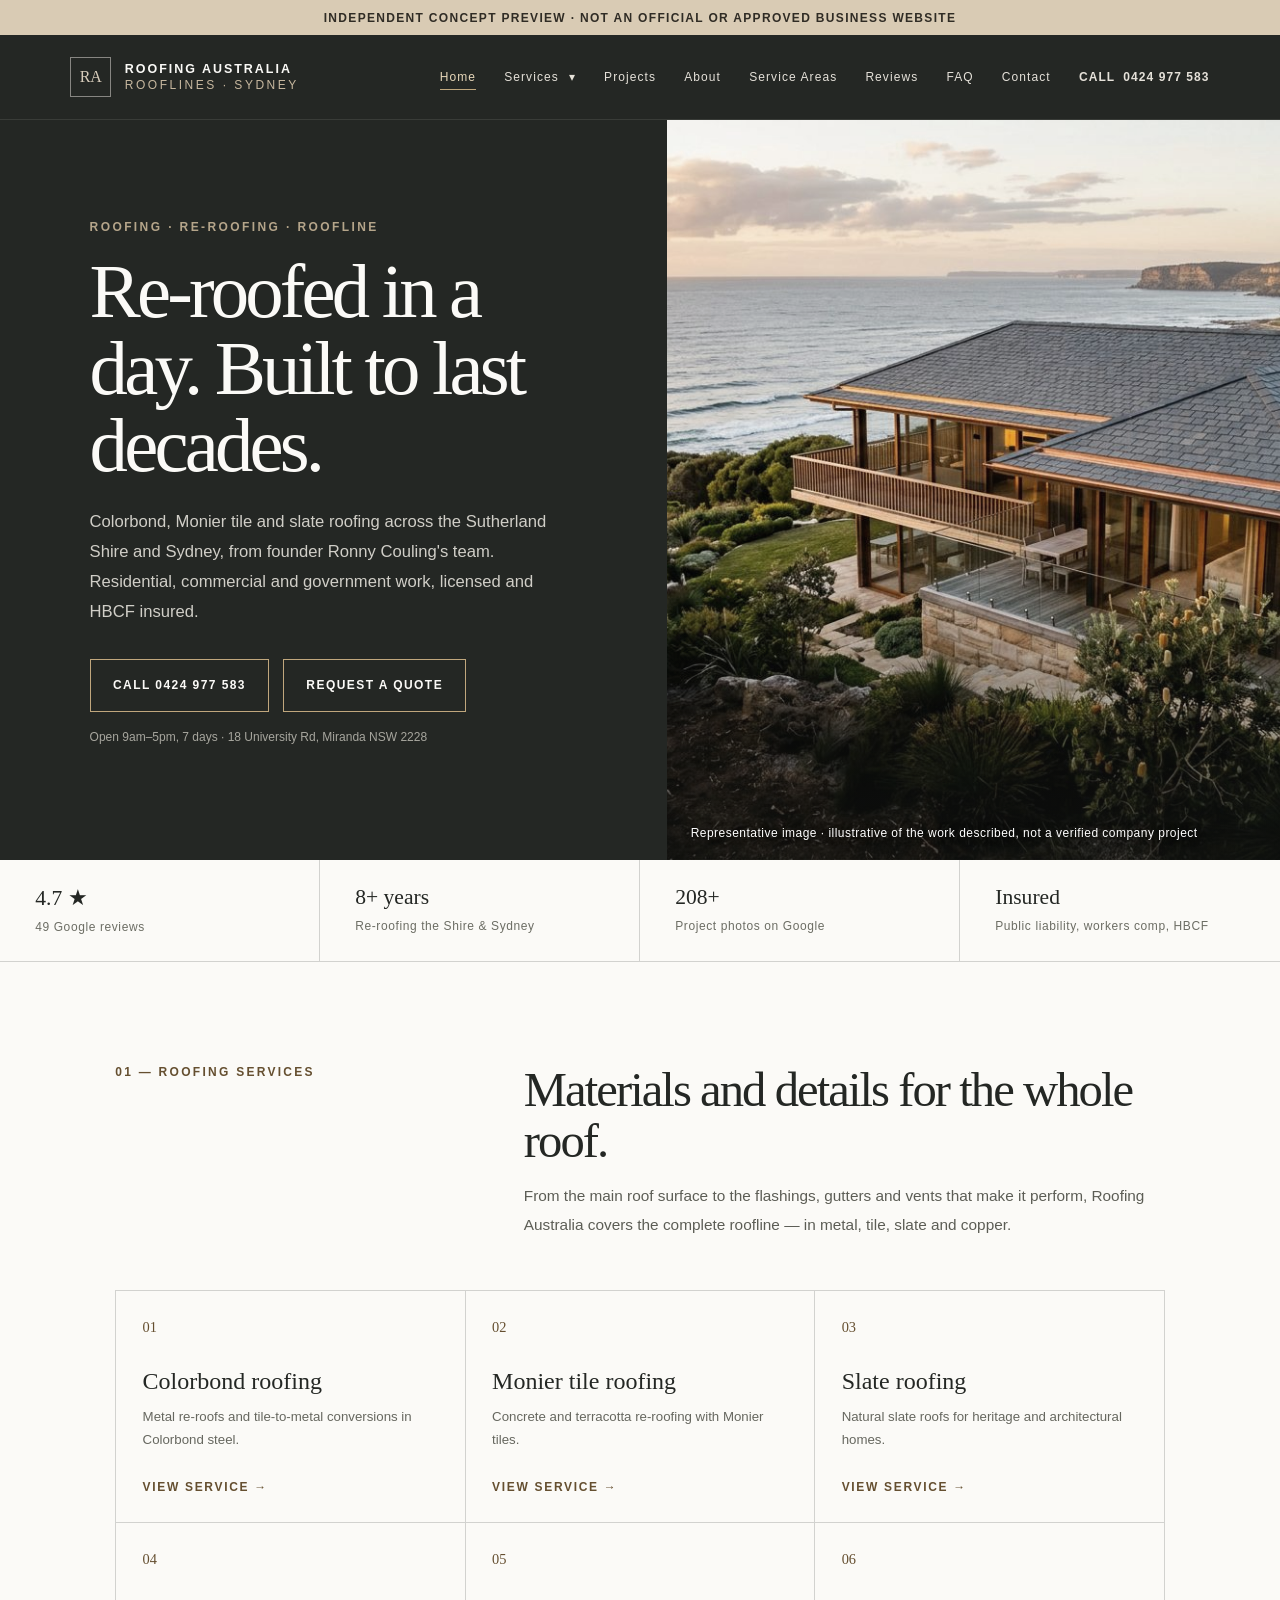
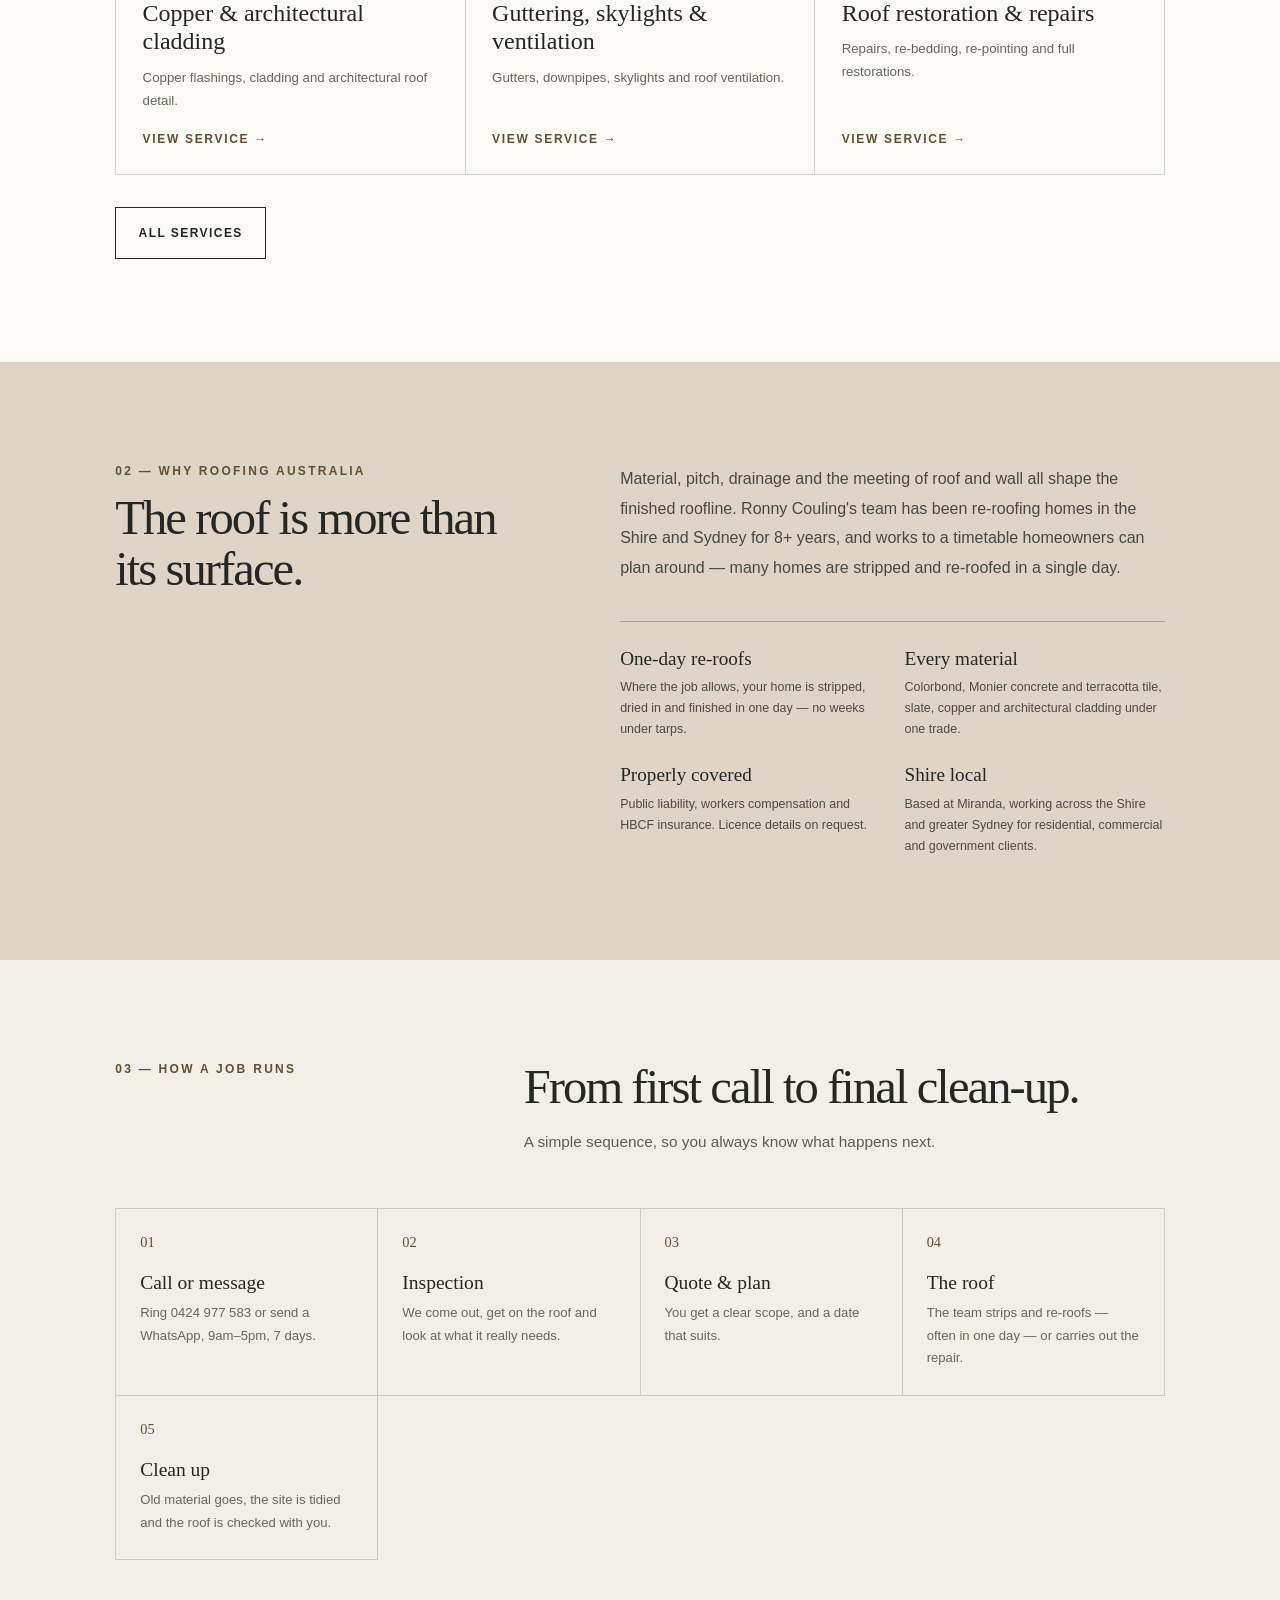
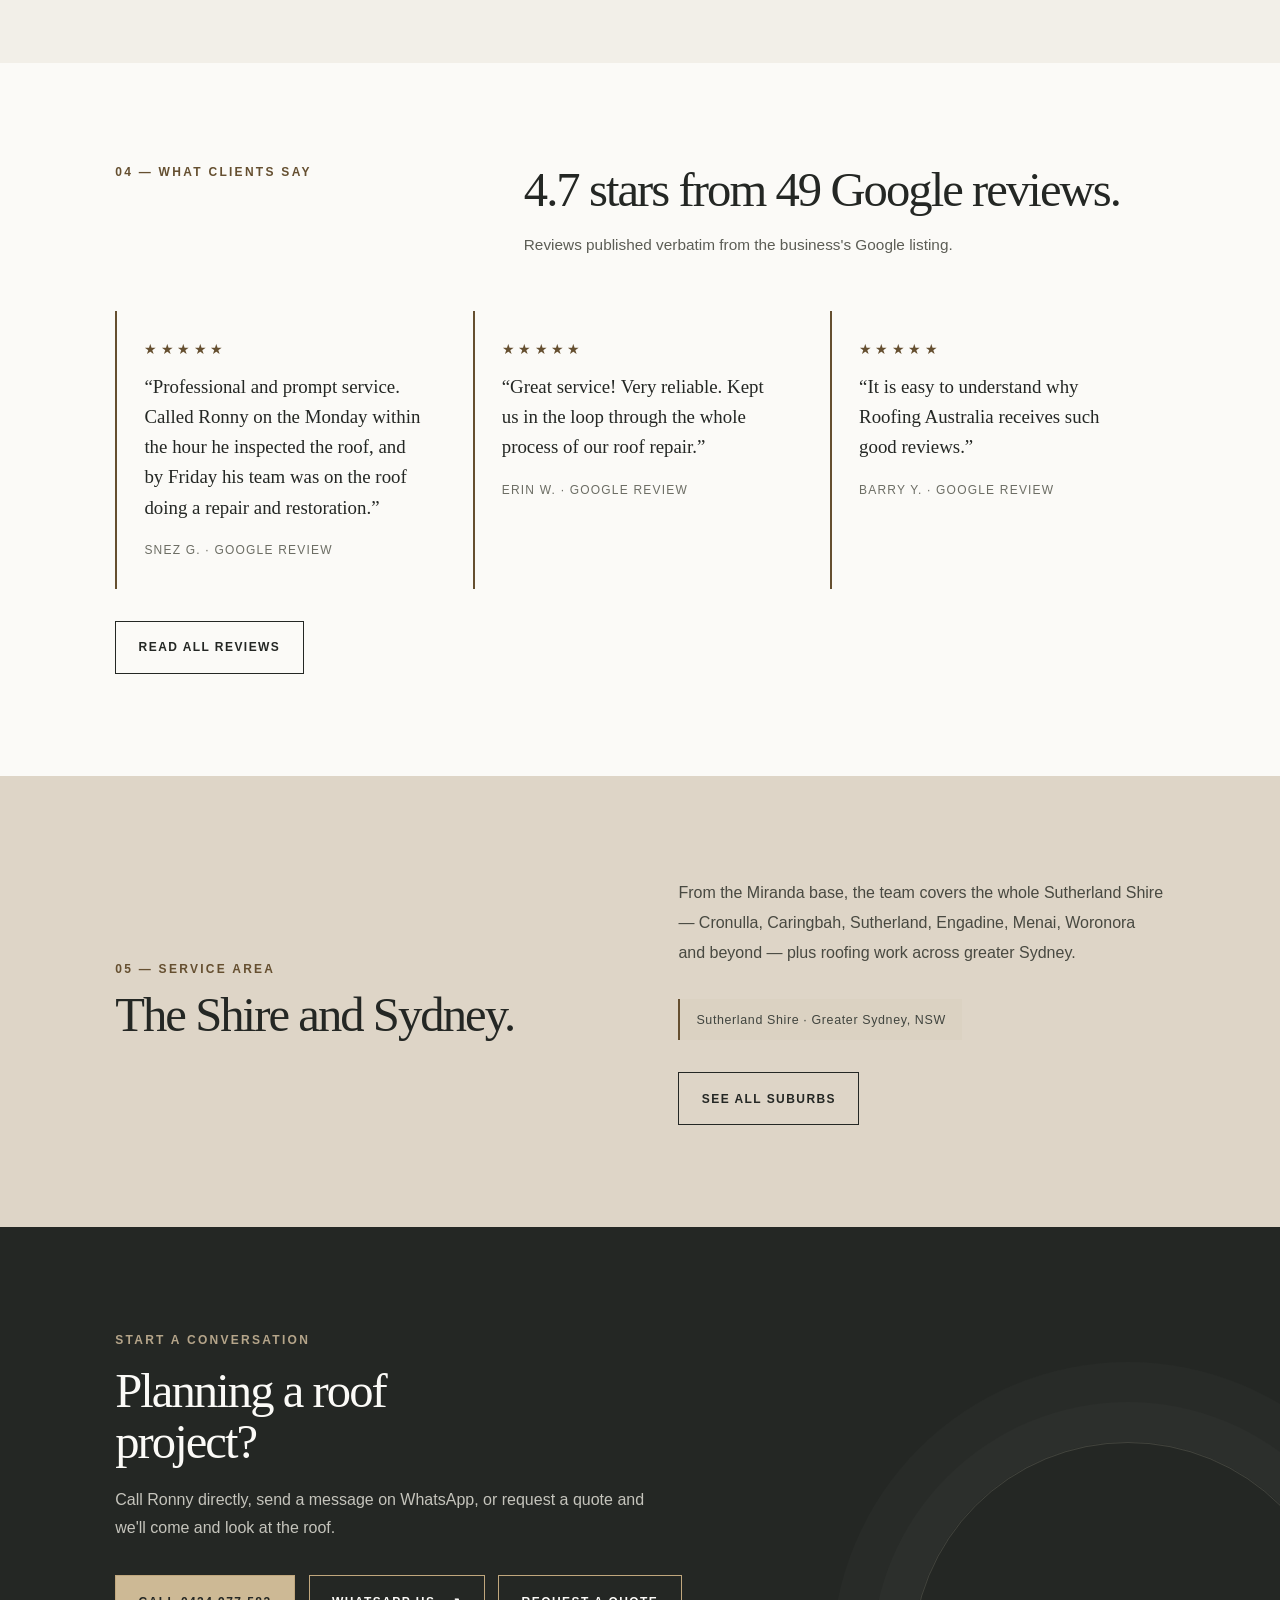
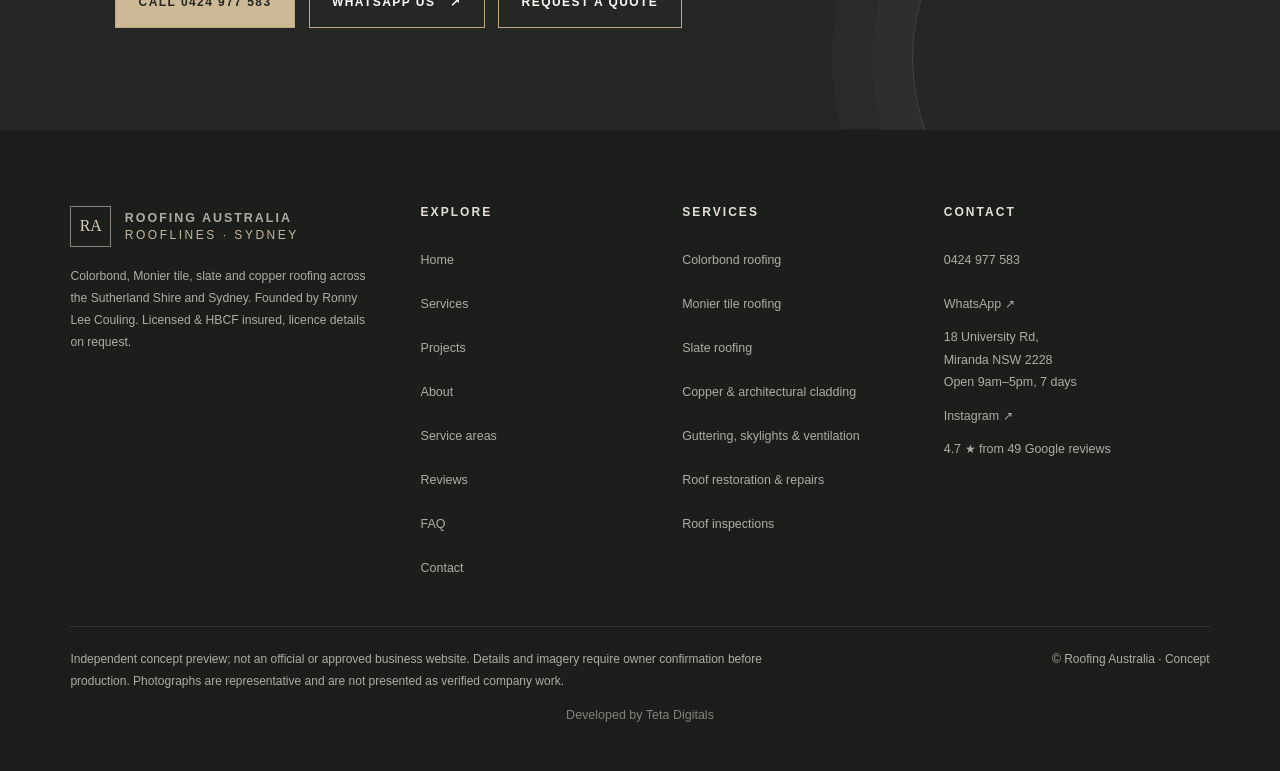
<file: roofing-australia/index.html>
<!doctype html>
<html lang="en">
<head>
<meta charset="utf-8">
<meta name="robots" content="noindex,nofollow">
<meta name="viewport" content="width=device-width, initial-scale=1">
<meta name="description" content="An independent concept preview for Roofing Australia — Colorbond, Monier tile and slate roofing, re-roofing, restoration and roofline work across the Sutherland Shire and Sydney.">
<meta name="theme-color" content="#222522">
<title>Roofing Australia — Rooflines, considered</title>
<style>
  :root {
    color-scheme: light;
    --ink: #242724;
    --ink-deep: #1b1e1b;
    --ink-soft: #41453f;
    --paper: #f2efe8;
    --paper-bright: #fbfaf7;
    --sand: #d7ccba;
    --sand-deep: #b5a58a;
    --bronze: #927850;
    --bronze-light: #c0a77d;
    --line: rgba(36,39,36,.19);
    --line-soft: rgba(36,39,36,.1);
    --serif: Georgia, "Times New Roman", serif;
    --sans: "Avenir Next", Avenir, "Segoe UI", sans-serif;
    --pad-x: clamp(1.5rem, 9vw, 9rem);
  }
  *, *::before, *::after { box-sizing: border-box; }
  html { scroll-behavior: smooth; }
  body { margin: 0; color: var(--ink); background: var(--paper); font-family: var(--sans); -webkit-font-smoothing: antialiased; }
  img { display: block; max-width: 100%; }
  a { color: inherit; }
  a:focus-visible, button:focus-visible, input:focus-visible, select:focus-visible, textarea:focus-visible, summary:focus-visible { outline: 3px solid #caa66d; outline-offset: 4px; }
  h1, h2, h3, h4, p { margin-top: 0; }
  .skip-link { position: absolute; left: 1rem; top: -5rem; z-index: 60; padding: .8rem 1rem; background: var(--paper-bright); color: var(--ink); }
  .skip-link:focus { top: 1rem; }
  .preview-note { padding: .67rem 1.25rem; background: #d9cbb4; color: #302c25; text-align: center; font-size: .68rem; font-weight: 700; letter-spacing: .11em; text-transform: uppercase; }

  /* ---------- header ---------- */
  .site-header { position: sticky; top: 0; z-index: 40; color: var(--paper-bright); background: var(--ink); border-bottom: 1px solid rgba(242,239,232,.1); }
  .header-inner { display: flex; align-items: center; justify-content: space-between; gap: 1.5rem; padding: 1.1rem clamp(1.1rem, 5.5vw, 6.25rem); }
  .brand { display: inline-flex; align-items: center; gap: .85rem; text-decoration: none; }
  .brand-mark { display: grid; width: 2.55rem; height: 2.55rem; flex: 0 0 auto; place-items: center; border: 1px solid rgba(242,239,232,.48); color: var(--sand); font: 1rem var(--serif); transition: border-color .25s, color .25s; }
  .brand:hover .brand-mark { border-color: var(--bronze-light); color: #e4cfa6; }
  .brand-name { font-size: .78rem; font-weight: 700; letter-spacing: .16em; line-height: 1.35; text-transform: uppercase; }
  .brand-name span { display: block; color: #c7b89f; font-size: .6rem; font-weight: 500; letter-spacing: .21em; }
  .nav { display: flex; align-items: center; gap: clamp(.9rem, 2.2vw, 2rem); }
  .nav > a, .nav-trigger { position: relative; padding: .55rem 0; border: 0; background: none; color: #e5e1d9; font-family: var(--sans); font-size: .72rem; letter-spacing: .09em; text-decoration: none; cursor: pointer; transition: color .2s; }
  .nav > a:hover, .nav-trigger:hover { color: #d4b98c; }
  .nav > a::after, .nav-trigger::after { position: absolute; left: 0; bottom: .2rem; width: 0; height: 1px; background: var(--bronze-light); content: ""; transition: width .25s ease; }
  .nav > a:hover::after, .nav-trigger:hover::after, .nav > a.is-active::after, .nav-item.is-active .nav-trigger::after { width: 100%; }
  .nav > a.is-active, .nav-item.is-active .nav-trigger { color: #e8d8ba; }
  .nav-item { position: relative; }
  .nav-trigger .caret { display: inline-block; margin-left: .35rem; font-size: .55rem; }
  .dropdown { position: absolute; top: calc(100% + .55rem); left: -1rem; z-index: 50; min-width: 20rem; padding: .6rem; border: 1px solid rgba(242,239,232,.16); background: var(--ink-deep); box-shadow: 0 24px 50px rgba(16,18,16,.4); opacity: 0; visibility: hidden; transform: translateY(-6px); transition: opacity .2s, transform .2s, visibility .2s; }
  .nav-item:hover .dropdown, .nav-item:focus-within .dropdown, .dropdown.is-open { opacity: 1; visibility: visible; transform: translateY(0); }
  .dropdown a { display: block; padding: .62rem .8rem; color: #ddd8ce; font-size: .74rem; letter-spacing: .04em; text-decoration: none; transition: background .2s, color .2s; }
  .dropdown a:hover, .dropdown a.is-active { background: rgba(215,204,186,.1); color: #e8d8ba; }
  .dropdown a small { display: block; margin-top: .18rem; color: #8d8c83; font-size: .64rem; letter-spacing: .02em; }
  .header-cta { display: inline-flex; min-height: 2.8rem; align-items: center; gap: .5rem; padding: .6rem 1rem; border: 1px solid var(--bronze-light); color: #e8d8ba; font-size: .69rem; font-weight: 700; letter-spacing: .11em; text-decoration: none; text-transform: uppercase; transition: background .2s, color .2s; }
  .header-cta:hover { color: var(--ink); background: #cdb995; }
  .burger { display: none; width: 2.9rem; height: 2.9rem; padding: 0; border: 1px solid rgba(242,239,232,.3); background: none; cursor: pointer; }
  .burger span { display: block; width: 1.15rem; height: 1px; margin: .28rem auto; background: #e5e1d9; transition: transform .25s, opacity .25s; }
  .burger[aria-expanded="true"] span:nth-child(1) { transform: translateY(.29rem) rotate(45deg); }
  .burger[aria-expanded="true"] span:nth-child(2) { opacity: 0; }
  .burger[aria-expanded="true"] span:nth-child(3) { transform: translateY(-.29rem) rotate(-45deg); }
  .drawer { display: none; padding: .5rem clamp(1.1rem, 5.5vw, 6.25rem) 1.6rem; border-top: 1px solid rgba(242,239,232,.12); background: var(--ink-deep); }
  .drawer.is-open { display: block; }
  .drawer a { display: block; padding: .85rem 0; border-bottom: 1px solid rgba(242,239,232,.08); color: #ddd8ce; font-size: .8rem; letter-spacing: .08em; text-decoration: none; }
  .drawer a.is-active { color: #e8d8ba; }
  .drawer .drawer-sub a { padding-left: 1rem; color: #a9a79e; font-size: .74rem; }
  .drawer .drawer-label { margin: 1.1rem 0 .2rem; color: var(--bronze); font-size: .62rem; font-weight: 700; letter-spacing: .19em; text-transform: uppercase; }

  /* ---------- shared blocks ---------- */
  .page { display: none; animation: fade .45s ease both; }
  .page.is-active { display: block; }
  @keyframes fade { from { opacity: 0; transform: translateY(10px); } to { opacity: 1; transform: none; } }
  .section { padding: clamp(4rem, 8vw, 7.5rem) var(--pad-x); }
  .section--bright { background: var(--paper-bright); }
  .section--sand { background: #ded5c7; }
  .section--ink { background: var(--ink); color: var(--paper-bright); }
  .section-kicker { margin-bottom: .9rem; color: var(--bronze); font-size: .67rem; font-weight: 700; letter-spacing: .19em; text-transform: uppercase; }
  .section--ink .section-kicker { color: var(--sand-deep); }
  .section-heading { display: grid; grid-template-columns: .72fr 1.28fr; gap: 3rem; align-items: start; margin-bottom: 3.2rem; }
  h1 { font: 400 clamp(2.7rem, 5.6vw, 5.4rem)/1 var(--serif); letter-spacing: -.05em; margin-bottom: 1.4rem; }
  h2 { margin-bottom: 0; font: 400 clamp(2.1rem, 3.8vw, 3.9rem)/1.05 var(--serif); letter-spacing: -.04em; }
  h3 { font: 400 1.5rem/1.2 var(--serif); margin-bottom: .7rem; }
  .intro { max-width: 41rem; margin: .95rem 0 0; color: #5c5d55; font-size: .96rem; line-height: 1.85; }
  .section--ink .intro, .section--ink .lede { color: #c5c4bc; }
  .lede { max-width: 38rem; color: #5c5d55; font-size: 1rem; line-height: 1.85; }
  .eyebrow { margin: 0 0 1.3rem; color: var(--sand-deep); font-size: .68rem; font-weight: 700; letter-spacing: .2em; text-transform: uppercase; }
  .button { display: inline-flex; min-height: 3.3rem; align-items: center; justify-content: center; gap: .9rem; padding: .95rem 1.4rem; border: 1px solid var(--bronze-light); color: var(--paper-bright); background: none; font-family: var(--sans); font-size: .7rem; font-weight: 700; letter-spacing: .12em; text-decoration: none; text-transform: uppercase; cursor: pointer; transition: background .2s, color .2s, border-color .2s; }
  .button:hover { color: var(--ink); background: #cdb995; }
  .button--dark { border-color: var(--ink); color: var(--ink); }
  .button--dark:hover { color: var(--paper-bright); background: var(--ink); }
  .button--solid { border-color: var(--bronze-light); color: var(--ink); background: #cdb995; }
  .button--solid:hover { background: #e0d1b3; }
  .button-row { display: flex; flex-wrap: wrap; gap: .85rem; margin-top: 2rem; }
  .note { max-width: 32rem; color: #8c8b82; font-size: .72rem; line-height: 1.65; }
  .section--ink .note { color: #a7a69e; }

  /* page banner */
  .page-hero { padding: clamp(3.2rem, 7vw, 6rem) var(--pad-x) clamp(2.8rem, 6vw, 5rem); background: var(--ink); color: var(--paper-bright); }
  .crumbs { margin: 0 0 1.1rem; color: #8d8c83; font-size: .66rem; letter-spacing: .14em; text-transform: uppercase; }
  .crumbs a { color: var(--sand-deep); text-decoration: none; }
  .crumbs a:hover { color: #e8d8ba; }
  .page-hero h1 { max-width: 16ch; margin-bottom: 1.1rem; }
  .page-hero p { max-width: 36rem; margin: 0; color: #c5c4bc; font-size: .98rem; line-height: 1.8; }

  /* home hero */
  .hero { position: relative; display: grid; min-height: min(740px, 76vw); grid-template-columns: 1fr .92fr; background: var(--ink); color: var(--paper-bright); }
  .hero-copy { display: flex; flex-direction: column; justify-content: center; align-items: flex-start; padding: clamp(3rem, 7vw, 7rem) clamp(1.5rem, 7vw, 7.75rem); }
  .hero h1 { max-width: 12ch; font-size: clamp(2.9rem, 6vw, 6rem); }
  .hero-lede { max-width: 30rem; margin-bottom: 2rem; color: #d0cec7; font-size: clamp(.95rem, 1.3vw, 1.08rem); line-height: 1.8; }
  .hero-image { position: relative; min-height: 28rem; overflow: hidden; background: #68685e; }
  .hero-image img { position: absolute; inset: 0; width: 100%; height: 100%; object-fit: cover; filter: saturate(.78) contrast(.97); }
  .hero-image::after { position: absolute; inset: 0; content: ""; background: linear-gradient(180deg, transparent 62%, rgba(20,22,20,.55)); pointer-events: none; }
  .photo-caption { position: absolute; z-index: 1; right: 1.5rem; bottom: 1.2rem; left: 1.5rem; margin: 0; color: #fff; font-size: .68rem; letter-spacing: .04em; text-shadow: 0 1px 8px rgba(0,0,0,.7); }

  /* trust bar */
  .trustbar { display: grid; grid-template-columns: repeat(4, 1fr); border-bottom: 1px solid var(--line); background: var(--paper-bright); }
  .trustbar div { padding: 1.6rem clamp(1rem, 3vw, 2.2rem); border-right: 1px solid var(--line); }
  .trustbar div:last-child { border-right: 0; }
  .trustbar strong { display: block; margin-bottom: .35rem; font: 400 1.35rem var(--serif); }
  .trustbar span { color: #6c6d64; font-size: .73rem; letter-spacing: .05em; line-height: 1.5; }

  /* service grid */
  .service-grid { display: grid; grid-template-columns: repeat(3, 1fr); border-top: 1px solid var(--line); border-left: 1px solid var(--line); }
  .service-card { display: flex; min-height: 14.5rem; flex-direction: column; padding: 1.75rem 1.65rem; border-right: 1px solid var(--line); border-bottom: 1px solid var(--line); color: inherit; text-decoration: none; transition: background .25s, transform .25s; }
  .service-card:hover { background: rgba(215,204,186,.28); }
  .service-num { display: block; margin-bottom: 1.9rem; color: var(--bronze); font: .9rem var(--serif); }
  .service-card h3 { margin-bottom: .7rem; }
  .service-card p { max-width: 25rem; margin: 0 0 1.2rem; color: #66675f; font-size: .83rem; line-height: 1.7; }
  .service-card .more { margin-top: auto; color: var(--bronze); font-size: .67rem; font-weight: 700; letter-spacing: .14em; text-transform: uppercase; }

  /* generic split + cards */
  .split { display: grid; grid-template-columns: .85fr 1.15fr; gap: clamp(2.5rem, 8vw, 8rem); align-items: start; }
  .split--even { grid-template-columns: 1fr 1fr; gap: clamp(2.5rem, 6vw, 5rem); align-items: center; }
  .principles { display: grid; grid-template-columns: 1fr 1fr; gap: 1.5rem; margin-top: 2.4rem; padding-top: 1.6rem; border-top: 1px solid rgba(36,39,36,.28); }
  .principle { color: #4c4b43; font-size: .78rem; line-height: 1.7; }
  .principle strong { display: block; margin-bottom: .45rem; color: var(--ink); font: 400 1.2rem var(--serif); }
  .cardset { display: grid; grid-template-columns: repeat(auto-fit, minmax(16rem, 1fr)); gap: 1.4rem; }
  .card { padding: 1.7rem 1.6rem; border: 1px solid var(--line); background: var(--paper-bright); }
  .card h3 { font-size: 1.32rem; }
  .card p, .card li { color: #66675f; font-size: .85rem; line-height: 1.75; }
  .card p:last-child { margin-bottom: 0; }
  .card ul { margin: 0; padding-left: 1.05rem; }
  .card li { margin-bottom: .4rem; }
  .section--ink .card { border-color: rgba(215,204,186,.22); background: rgba(215,204,186,.05); }
  .section--ink .card p, .section--ink .card li { color: #c5c4bc; }

  /* steps */
  .steps-list { display: grid; grid-template-columns: repeat(auto-fit, minmax(14rem, 1fr)); gap: 0; margin: 0; padding: 0; border-top: 1px solid var(--line); border-left: 1px solid var(--line); list-style: none; }
  .steps-list li { padding: 1.6rem 1.5rem; border-right: 1px solid var(--line); border-bottom: 1px solid var(--line); }
  .steps-list .step-n { display: block; margin-bottom: 1.3rem; color: var(--bronze); font: .9rem var(--serif); }
  .steps-list h4 { margin-bottom: .5rem; font: 400 1.22rem var(--serif); }
  .steps-list p { margin: 0; color: #66675f; font-size: .82rem; line-height: 1.7; }

  /* list of ticks */
  .ticks { margin: 0; padding: 0; list-style: none; }
  .ticks li { position: relative; margin-bottom: .75rem; padding-left: 1.5rem; color: #5c5d55; font-size: .89rem; line-height: 1.7; }
  .ticks li::before { position: absolute; left: 0; top: 0; color: var(--bronze); content: "—"; }
  .section--ink .ticks li { color: #c5c4bc; }

  /* quotes */
  .quotes { display: grid; grid-template-columns: repeat(auto-fit, minmax(17rem, 1fr)); gap: 1.4rem; }
  .quote { padding: 1.9rem 1.7rem; border-left: 2px solid var(--bronze); background: var(--paper-bright); }
  .quote blockquote { margin: 0 0 1.1rem; font: 400 1.18rem/1.6 var(--serif); }
  .quote cite { color: #6c6d64; font-size: .74rem; font-style: normal; letter-spacing: .1em; text-transform: uppercase; }
  .stars { margin-bottom: .9rem; color: var(--bronze); font-size: .85rem; letter-spacing: .25em; }

  /* areas */
  .suburbs { display: grid; grid-template-columns: repeat(auto-fit, minmax(10rem, 1fr)); gap: 0; margin: 2rem 0 0; padding: 0; border-top: 1px solid var(--line); border-left: 1px solid var(--line); list-style: none; }
  .suburbs li { padding: 1rem 1.1rem; border-right: 1px solid var(--line); border-bottom: 1px solid var(--line); font-size: .85rem; letter-spacing: .03em; }
  .area-label { display: inline-block; margin-top: 1rem; padding: .85rem 1rem; border-left: 2px solid var(--bronze); background: rgba(215,204,186,.42); color: var(--ink-soft); font-size: .78rem; letter-spacing: .05em; }

  /* gallery */
  .gallery { display: grid; grid-template-columns: repeat(auto-fit, minmax(19rem, 1fr)); gap: 1.6rem; }
  .shot { display: flex; flex-direction: column; border: 1px solid var(--line); background: var(--paper-bright); overflow: hidden; }
  .shot figure { margin: 0; }
  .shot img { width: 100%; height: 21rem; object-fit: cover; filter: saturate(.8) contrast(.97); transition: transform .6s ease; }
  .shot:hover img { transform: scale(1.03); }
  .shot .shot-body { padding: 1.5rem 1.5rem 1.7rem; }
  .shot h3 { margin-bottom: .55rem; }
  .shot p { margin: 0 0 1rem; color: #66675f; font-size: .84rem; line-height: 1.7; }
  .shot .cap { color: #8c8b82; font-size: .68rem; line-height: 1.5; }
  .swatchboard { height: 21rem; display: grid; grid-template-columns: 1fr 1fr; }
  .swatch { display: flex; align-items: flex-end; padding: .9rem; color: rgba(255,255,255,.92); font-size: .64rem; letter-spacing: .12em; text-transform: uppercase; text-shadow: 0 1px 6px rgba(0,0,0,.5); }
  .sw-charcoal { background: linear-gradient(145deg,#4a4f52,#2f3335); }
  .sw-monument { background: linear-gradient(145deg,#4b4e4d,#35383a); }
  .sw-terracotta { background: linear-gradient(145deg,#a9573a,#7d3f2b); }
  .sw-copper { background: linear-gradient(145deg,#a9743f,#6f5a3a); }

  /* accordion */
  .accordion { max-width: 52rem; border-top: 1px solid var(--line); }
  .accordion details { border-bottom: 1px solid var(--line); }
  .accordion summary { display: flex; align-items: center; justify-content: space-between; gap: 1.5rem; padding: 1.25rem 0; font: 400 1.14rem/1.4 var(--serif); cursor: pointer; list-style: none; }
  .accordion summary::-webkit-details-marker { display: none; }
  .accordion summary::after { flex: 0 0 auto; color: var(--bronze); content: "+"; font-size: 1.1rem; transition: transform .25s; }
  .accordion details[open] summary::after { transform: rotate(45deg); }
  .accordion .answer { padding: 0 2.5rem 1.4rem 0; color: #5c5d55; font-size: .88rem; line-height: 1.85; }
  .accordion .answer p { margin: 0 0 .8rem; }
  .accordion .answer p:last-child { margin: 0; }

  /* contact */
  .contact-grid { display: grid; grid-template-columns: 1.05fr .95fr; gap: clamp(2.5rem, 6vw, 5rem); align-items: start; }
  .form { padding: 1.9rem 1.8rem; border: 1px solid var(--line); background: var(--paper-bright); }
  .field { margin-bottom: 1.1rem; }
  .field label { display: block; margin-bottom: .4rem; color: var(--ink-soft); font-size: .68rem; font-weight: 700; letter-spacing: .13em; text-transform: uppercase; }
  .field input, .field select, .field textarea { width: 100%; min-height: 3rem; padding: .75rem .85rem; border: 1px solid var(--line); background: #fff; color: var(--ink); font-family: var(--sans); font-size: .9rem; }
  .field textarea { min-height: 7rem; resize: vertical; }
  .form-note { margin: .9rem 0 0; color: #8c8b82; font-size: .72rem; line-height: 1.6; }
  .thanks { display: none; padding: 1.3rem 1.2rem; border-left: 2px solid var(--bronze); background: rgba(215,204,186,.35); color: var(--ink-soft); font-size: .85rem; line-height: 1.7; }
  .thanks.is-on { display: block; }
  .contact-card { margin-bottom: 1.1rem; padding: 1.4rem 1.5rem; border: 1px solid var(--line); background: var(--paper-bright); }
  .contact-card h3 { margin-bottom: .45rem; font-size: 1.2rem; }
  .contact-card p { margin: 0; color: #66675f; font-size: .87rem; line-height: 1.75; }
  .contact-card a { color: var(--bronze); text-decoration: none; border-bottom: 1px solid rgba(146,120,80,.4); }
  .contact-card a:hover { color: var(--ink); }
  .map-card { display: block; padding: 1.6rem 1.5rem; border: 1px solid var(--line); background: linear-gradient(135deg, #e4ded1, #cfc5b2); color: var(--ink); text-decoration: none; transition: filter .25s; }
  .map-card:hover { filter: brightness(1.04); }
  .map-card strong { display: block; margin-bottom: .3rem; font: 400 1.2rem var(--serif); }
  .map-card span { color: #5c5d55; font-size: .8rem; line-height: 1.6; }

  /* CTA band */
  .cta-band { position: relative; overflow: hidden; padding: clamp(4rem, 8vw, 7rem) var(--pad-x); background: var(--ink); color: var(--paper-bright); }
  .cta-band::after { position: absolute; right: -4rem; bottom: -9rem; width: 27rem; height: 27rem; border: 1px solid rgba(215,204,186,.17); border-radius: 50%; content: ""; box-shadow: 0 0 0 2.5rem rgba(215,204,186,.025), 0 0 0 5rem rgba(215,204,186,.025); pointer-events: none; }
  .cta-inner { position: relative; z-index: 1; max-width: 49rem; }
  .cta-band h2 { max-width: 13ch; margin-bottom: 1.1rem; }
  .cta-band p { max-width: 34rem; color: #c5c4bc; line-height: 1.8; }

  /* footer */
  .site-footer { padding: clamp(3rem, 6vw, 4.5rem) clamp(1.5rem, 5.5vw, 6.25rem) 2rem; background: var(--ink-deep); color: #adada4; font-size: .78rem; line-height: 1.8; }
  .footer-grid { display: grid; grid-template-columns: 1.4fr 1fr 1fr 1.2fr; gap: 2.5rem; padding-bottom: 2.2rem; border-bottom: 1px solid rgba(242,239,232,.12); }
  .site-footer h4 { margin-bottom: .9rem; color: #e4e0d8; font-size: .66rem; font-weight: 700; letter-spacing: .17em; text-transform: uppercase; font-family: var(--sans); }
  .site-footer ul { margin: 0; padding: 0; list-style: none; }
  .site-footer li { margin-bottom: .45rem; }
  .site-footer a { color: #adada4; text-decoration: none; transition: color .2s; }
  .site-footer a:hover { color: #e8d8ba; }
  .footer-blurb { max-width: 24rem; margin: 1rem 0 0; font-size: .76rem; }
  .footer-bottom { display: flex; flex-wrap: wrap; justify-content: space-between; gap: 1rem; padding-top: 1.4rem; font-size: .68rem; }
  .footer-bottom p { max-width: 46rem; margin: 0; }

  /* scroll reveal + to top */
  .reveal { opacity: 0; transform: translateY(18px); transition: opacity .7s ease, transform .7s ease; }
  .reveal.is-in { opacity: 1; transform: none; }
  .to-top { position: fixed; right: 1.2rem; bottom: 1.2rem; z-index: 35; display: grid; width: 2.9rem; height: 2.9rem; place-items: center; border: 1px solid var(--bronze-light); background: var(--ink); color: #e8d8ba; cursor: pointer; opacity: 0; visibility: hidden; transition: opacity .25s, visibility .25s, background .2s; }
  .to-top.is-on { opacity: 1; visibility: visible; }
  .to-top:hover { background: var(--bronze); color: #fff; }

  @media (max-width: 1000px) {
    .nav { display: none; }
    .burger { display: block; }
    .trustbar { grid-template-columns: 1fr 1fr; }
    .trustbar div:nth-child(2n) { border-right: 0; }
    .trustbar div:nth-child(-n+2) { border-bottom: 1px solid var(--line); }
    .service-grid { grid-template-columns: 1fr 1fr; }
    .footer-grid { grid-template-columns: 1fr 1fr; }
  }
  @media (max-width: 860px) {
    .section-heading, .split, .split--even, .contact-grid { grid-template-columns: 1fr; gap: 1.8rem; }
    .hero { min-height: 0; grid-template-columns: 1fr; }
    .hero-copy { padding: 3.4rem 1.5rem 4rem; }
    .hero-image { min-height: 20rem; }
    .header-cta span.cta-label { display: none; }
  }
  @media (max-width: 600px) {
    .preview-note { padding: .7rem 1rem; font-size: .58rem; letter-spacing: .075em; }
    .header-inner { padding: .9rem 1.1rem; }
    .brand-mark { width: 2.25rem; height: 2.25rem; }
    .brand-name { font-size: .69rem; }
    .section { padding: 3.6rem 1.4rem; }
    .page-hero { padding: 2.6rem 1.4rem 2.6rem; }
    .cta-band { padding: 3.6rem 1.4rem; }
    .service-grid, .trustbar, .footer-grid { grid-template-columns: 1fr; }
    .trustbar div { border-right: 0; border-bottom: 1px solid var(--line); }
    .principles { grid-template-columns: 1fr; }
    .shot img, .swatchboard { height: 15rem; }
    .site-footer { padding: 2.6rem 1.4rem 1.6rem; }
  }
  /* ---------- accessibility overrides: 12px minimum, AA contrast, 44px taps ---------- */
  :root { --bronze: #654f30; }
  .preview-note, .brand-name span, .eyebrow, .section-kicker, .service-card .more, .crumbs,
  .nav > a, .nav-trigger, .header-cta, .button, .note, .photo-caption, .trustbar span,
  .quote cite, .drawer .drawer-label, .drawer .drawer-sub a, .dropdown a small, .field label,
  .form-note, .shot .cap, .footer-bottom, .site-footer h4, .swatch, .crumbs a { font-size: .75rem; }
  .brand-name { font-size: .78rem; }
  .nav-trigger .caret { font-size: .75rem; }
  .section--ink .section-kicker, .cta-band .section-kicker, .drawer .drawer-label { color: var(--sand-deep); }
  .note { color: #a7a69e; }
  .section .note, .section--bright .note, .form-note, .shot .cap { color: #5c5d55; }
  .map-card span { color: #41453f; }
  .skip-link { min-height: 48px; display: inline-flex; align-items: center; }
  .brand { min-height: 48px; }
  .drawer a { display: flex; min-height: 48px; align-items: center; padding: .7rem 0; }
  .drawer .drawer-sub a { font-size: .8rem; }
  .site-footer li { margin-bottom: 0; }
  .site-footer li a { display: inline-flex; min-height: 44px; min-width: 44px; align-items: center; }
  @media (max-width: 600px) {
    .preview-note { font-size: .75rem; letter-spacing: .06em; }
    .brand-name { font-size: .75rem; }
  }

  @media (prefers-reduced-motion: reduce) {
    html { scroll-behavior: auto; }
    *, *::before, *::after { transition-duration: .01ms !important; animation-duration: .01ms !important; }
    .reveal { opacity: 1; transform: none; }
  }
</style>
</head>
<body>
<a class="skip-link" href="#main">Skip to content</a>
<div class="preview-note" role="note">Independent concept preview · not an official or approved business website</div>

<header class="site-header">
  <div class="header-inner">
    <a class="brand" href="#/" aria-label="Roofing Australia, home">
      <span class="brand-mark" aria-hidden="true">RA</span>
      <span class="brand-name">Roofing Australia<span>Rooflines · Sydney</span></span>
    </a>
    <nav class="nav" id="desktop-nav" aria-label="Main navigation">
      <a href="#/" data-route-link="#/">Home</a>
      <div class="nav-item" id="services-nav-item">
        <button class="nav-trigger" type="button" aria-expanded="false" aria-controls="services-dropdown">Services <span class="caret" aria-hidden="true">▾</span></button>
        <div class="dropdown" id="services-dropdown"></div>
      </div>
      <a href="#/projects" data-route-link="#/projects">Projects</a>
      <a href="#/about" data-route-link="#/about">About</a>
      <a href="#/areas" data-route-link="#/areas">Service Areas</a>
      <a href="#/reviews" data-route-link="#/reviews">Reviews</a>
      <a href="#/faq" data-route-link="#/faq">FAQ</a>
      <a href="#/contact" data-route-link="#/contact">Contact</a>
      <a class="header-cta" href="tel:+61424977583"><span class="cta-label">Call</span> 0424 977 583</a>
    </nav>
    <button class="burger" id="burger" type="button" aria-expanded="false" aria-controls="drawer" aria-label="Open menu">
      <span></span><span></span><span></span>
    </button>
  </div>
  <div class="drawer" id="drawer"></div>
</header>

<main id="main">
  <!-- HOME -->
  <div class="page" id="page-home">
    <section class="hero">
      <div class="hero-copy">
        <p class="eyebrow">Roofing · Re-roofing · Roofline</p>
        <h1>Re-roofed in a day. Built to last decades.</h1>
        <p class="hero-lede">Colorbond, Monier tile and slate roofing across the Sutherland Shire and Sydney, from founder Ronny Couling's team. Residential, commercial and government work, licensed and HBCF insured.</p>
        <div class="button-row" style="margin-top:0">
          <a class="button" href="tel:+61424977583">Call 0424 977 583</a>
          <a class="button" href="#/contact">Request a quote</a>
        </div>
        <p class="note" style="margin-top:1rem">Open 9am–5pm, 7 days · 18 University Rd, Miranda NSW 2228</p>
      </div>
      <div class="hero-image">
        <img src="rau-hero.jpg" alt="A coastal Sutherland Shire home with a dark slate roof and clean roofline details">
        <p class="photo-caption">Representative image · illustrative of the work described, not a verified company project</p>
      </div>
    </section>

    <div class="trustbar">
      <div><strong>4.7 ★</strong><span>49 Google reviews</span></div>
      <div><strong>8+ years</strong><span>Re-roofing the Shire &amp; Sydney</span></div>
      <div><strong>208+</strong><span>Project photos on Google</span></div>
      <div><strong>Insured</strong><span>Public liability, workers comp, HBCF</span></div>
    </div>

    <section class="section section--bright reveal">
      <div class="section-heading">
        <p class="section-kicker">01 — Roofing services</p>
        <div>
          <h2>Materials and details for the whole roof.</h2>
          <p class="intro">From the main roof surface to the flashings, gutters and vents that make it perform, Roofing Australia covers the complete roofline — in metal, tile, slate and copper.</p>
        </div>
      </div>
      <div class="service-grid" id="home-services"></div>
      <div class="button-row"><a class="button button--dark" href="#/services">All services</a></div>
    </section>

    <section class="section section--sand reveal">
      <div class="split">
        <div>
          <p class="section-kicker">02 — Why Roofing Australia</p>
          <h2>The roof is more than its surface.</h2>
        </div>
        <div>
          <p class="lede" style="color:#484941">Material, pitch, drainage and the meeting of roof and wall all shape the finished roofline. Ronny Couling's team has been re-roofing homes in the Shire and Sydney for 8+ years, and works to a timetable homeowners can plan around — many homes are stripped and re-roofed in a single day.</p>
          <div class="principles">
            <div class="principle"><strong>One-day re-roofs</strong>Where the job allows, your home is stripped, dried in and finished in one day — no weeks under tarps.</div>
            <div class="principle"><strong>Every material</strong>Colorbond, Monier concrete and terracotta tile, slate, copper and architectural cladding under one trade.</div>
            <div class="principle"><strong>Properly covered</strong>Public liability, workers compensation and HBCF insurance. Licence details on request.</div>
            <div class="principle"><strong>Shire local</strong>Based at Miranda, working across the Shire and greater Sydney for residential, commercial and government clients.</div>
          </div>
        </div>
      </div>
    </section>

    <section class="section reveal">
      <div class="section-heading">
        <p class="section-kicker">03 — How a job runs</p>
        <div>
          <h2>From first call to final clean-up.</h2>
          <p class="intro">A simple sequence, so you always know what happens next.</p>
        </div>
      </div>
      <ol class="steps-list" id="home-process"></ol>
    </section>

    <section class="section section--bright reveal">
      <div class="section-heading">
        <p class="section-kicker">04 — What clients say</p>
        <div>
          <h2>4.7 stars from 49 Google reviews.</h2>
          <p class="intro">Reviews published verbatim from the business's Google listing.</p>
        </div>
      </div>
      <div class="quotes" id="home-quotes"></div>
      <div class="button-row"><a class="button button--dark" href="#/reviews">Read all reviews</a></div>
    </section>

    <section class="section section--sand reveal">
      <div class="split--even split">
        <div>
          <p class="section-kicker">05 — Service area</p>
          <h2>The Shire and Sydney.</h2>
        </div>
        <div>
          <p class="lede" style="color:#484941">From the Miranda base, the team covers the whole Sutherland Shire — Cronulla, Caringbah, Sutherland, Engadine, Menai, Woronora and beyond — plus roofing work across greater Sydney.</p>
          <span class="area-label">Sutherland Shire · Greater Sydney, NSW</span>
          <div class="button-row"><a class="button button--dark" href="#/areas">See all suburbs</a></div>
        </div>
      </div>
    </section>

    <section class="cta-band">
      <div class="cta-inner">
        <p class="section-kicker">Start a conversation</p>
        <h2>Planning a roof project?</h2>
        <p>Call Ronny directly, send a message on WhatsApp, or request a quote and we'll come and look at the roof.</p>
        <div class="button-row">
          <a class="button button--solid" href="tel:+61424977583">Call 0424 977 583</a>
          <a class="button" href="https://wa.me/61424977583?text=Hi%20Roofing%20Australia%2C%20I%27d%20like%20a%20quote%20for%20a%20roofing%20job." target="_blank" rel="noopener">WhatsApp us <span aria-hidden="true">↗</span></a>
          <a class="button" href="#/contact">Request a quote</a>
        </div>
      </div>
    </section>
  </div>

  <!-- SERVICES -->
  <div class="page" id="page-services">
    <section class="page-hero">
      <p class="crumbs"><a href="#/">Home</a> / Services</p>
      <h1>Seven services, one roofline.</h1>
      <p>Colorbond, Monier tile and slate roofing, copper and architectural cladding, plus the gutters, skylights, vents, repairs and inspections around them.</p>
    </section>
    <section class="section section--bright reveal">
      <div class="service-grid" id="all-services"></div>
    </section>
    <section class="section section--sand reveal">
      <div class="split">
        <div>
          <p class="section-kicker">Who we work for</p>
          <h2>Homes, businesses and government.</h2>
        </div>
        <div>
          <p class="lede" style="color:#484941">Most of the work is residential re-roofing across the Shire, but the same team takes on commercial and government roofing projects too. Whatever the building, the brief starts with an inspection and an honest view of what the roof needs.</p>
          <ul class="ticks">
            <li>Residential re-roofs, restorations and repairs</li>
            <li>Commercial roofing and cladding</li>
            <li>Government roofing work</li>
          </ul>
        </div>
      </div>
    </section>
    <section class="cta-band">
      <div class="cta-inner">
        <p class="section-kicker">Not sure what you need?</p>
        <h2>Start with an inspection.</h2>
        <p>Tell us what you're seeing — leaks, cracked tiles, rust, sagging gutters — and we'll arrange a look at the roof.</p>
        <div class="button-row">
          <a class="button button--solid" href="tel:+61424977583">Call 0424 977 583</a>
          <a class="button" href="#/contact">Request a quote</a>
        </div>
      </div>
    </section>
  </div>

  <!-- SERVICE DETAIL (filled by script) -->
  <div class="page" id="page-service"></div>

  <!-- PROJECTS -->
  <div class="page" id="page-projects">
    <section class="page-hero">
      <p class="crumbs"><a href="#/">Home</a> / Projects</p>
      <h1>The kinds of roofs we build.</h1>
      <p>A look at the project types the team takes on, from full tile re-roofs to slate and copper detailing. The Google listing holds 208+ project photos.</p>
    </section>
    <section class="section section--bright reveal">
      <div class="gallery">
        <article class="shot">
          <figure><img src="rau-tiles.jpg" alt="A roofer laying new charcoal concrete roof tiles on battens" loading="lazy"></figure>
          <div class="shot-body">
            <p class="section-kicker" style="margin-bottom:.6rem">Tile re-roofing</p>
            <h3>Monier tile re-roofs</h3>
            <p>Old tiles stripped, battens checked, new concrete or terracotta tiles laid and pointed — often in a single day.</p>
            <a class="button button--dark" href="#/services/monier-tile-roofing">Tile roofing</a>
            <p class="cap" style="margin-top:1rem">Representative image</p>
          </div>
        </article>
        <article class="shot">
          <figure><img src="rau-copper.jpg" alt="Copper flashing detail where a slate roof meets a skylight" loading="lazy"></figure>
          <div class="shot-body">
            <p class="section-kicker" style="margin-bottom:.6rem">Slate &amp; copper</p>
            <h3>Slate and architectural detail</h3>
            <p>Natural slate, copper flashings and skylight surrounds — the detailed work that finishes a considered roofline.</p>
            <a class="button button--dark" href="#/services/copper-architectural-cladding">Copper &amp; cladding</a>
            <p class="cap" style="margin-top:1rem">Representative image</p>
          </div>
        </article>
        <article class="shot">
          <div class="swatchboard" role="img" aria-label="Material swatches: charcoal and dark grey metal, terracotta tile and copper">
            <div class="swatch sw-charcoal">Charcoal metal</div>
            <div class="swatch sw-monument">Dark grey metal</div>
            <div class="swatch sw-terracotta">Terracotta tile</div>
            <div class="swatch sw-copper">Copper</div>
          </div>
          <div class="shot-body">
            <p class="section-kicker" style="margin-bottom:.6rem">Colorbond</p>
            <h3>Colorbond metal roofs</h3>
            <p>Tile-to-metal conversions and metal re-roofs in Colorbond steel, with matching gutters and flashings.</p>
            <a class="button button--dark" href="#/services/colorbond-roofing">Colorbond roofing</a>
            <p class="cap" style="margin-top:1rem">Swatches are indicative tones only — confirm colours against the manufacturer's current range.</p>
          </div>
        </article>
      </div>
    </section>
    <section class="section reveal">
      <div class="section-heading">
        <p class="section-kicker">Material palette</p>
        <div>
          <h2>Four materials, each with its own character.</h2>
          <p class="intro">Choosing a roof is choosing how a house will look for decades. These are the materials the team works in.</p>
        </div>
      </div>
      <div class="cardset">
        <div class="card"><h3>Colorbond steel</h3><p>Lightweight, crisp lines and a broad colour range. Suits modern homes and tile-to-metal conversions.</p></div>
        <div class="card"><h3>Monier concrete tile</h3><p>A familiar Shire roof. Solid, quiet in rain, and available in a range of profiles and colours.</p></div>
        <div class="card"><h3>Terracotta tile</h3><p>Fired clay with natural colour that holds its tone. Suits heritage and traditional homes.</p></div>
        <div class="card"><h3>Slate &amp; copper</h3><p>Natural slate with copper flashings and cladding, for architectural and heritage work.</p></div>
      </div>
    </section>
    <section class="cta-band">
      <div class="cta-inner">
        <p class="section-kicker">See more</p>
        <h2>Hundreds more on Instagram.</h2>
        <p>Follow along with current jobs on Instagram, where 2,931 people keep up with the team's work.</p>
        <div class="button-row">
          <a class="button button--solid" href="https://www.instagram.com/roofingaustralia" target="_blank" rel="noopener">Instagram <span aria-hidden="true">↗</span></a>
          <a class="button" href="#/contact">Request a quote</a>
        </div>
      </div>
    </section>
  </div>

  <!-- ABOUT -->
  <div class="page" id="page-about">
    <section class="page-hero">
      <p class="crumbs"><a href="#/">Home</a> / About</p>
      <h1>A Shire roofer, founded by Ronny Couling.</h1>
      <p>Roofing Australia is led by founder Ronny Lee Couling, re-roofing in the Shire and Sydney for the past 8+ years.</p>
    </section>
    <section class="section section--bright reveal">
      <div class="split">
        <div>
          <p class="section-kicker">The story</p>
          <h2>Slate, Colorbond, Monier.</h2>
        </div>
        <div>
          <p class="lede">Ronny Couling founded Roofing Australia to do roofing properly across the Sutherland Shire. Working from Miranda, the team has spent 8+ years re-roofing homes in the Shire and across Sydney — in slate, Colorbond and Monier tile — and has grown into residential, commercial and government work.</p>
          <p class="lede">The business is known for speed without shortcuts: where the job suits it, a home can be re-roofed in one day. Clients say the same things again and again — prompt, reliable, and kept in the loop.</p>
        </div>
      </div>
    </section>
    <section class="section section--sand reveal">
      <div class="section-heading">
        <p class="section-kicker">Values</p>
        <div><h2>How the team works.</h2></div>
      </div>
      <div class="cardset">
        <div class="card"><h3>Prompt</h3><p>Calls answered, inspections booked quickly, and work scheduled without long waits.</p></div>
        <div class="card"><h3>In the loop</h3><p>You know what's happening on your roof at every stage of the job.</p></div>
        <div class="card"><h3>Considered</h3><p>The roof is treated as a whole — material, flashings, drainage and ventilation together.</p></div>
        <div class="card"><h3>Tidy</h3><p>Old material removed and the site left clean at the end of the day.</p></div>
      </div>
    </section>
    <section class="section reveal">
      <div class="split">
        <div>
          <p class="section-kicker">Credentials</p>
          <h2>Licensed and properly insured.</h2>
        </div>
        <div>
          <ul class="ticks">
            <li>Licensed &amp; HBCF insured, licence details on request</li>
            <li>Public liability insurance</li>
            <li>Workers compensation insurance</li>
            <li>Home Building Compensation Fund (HBCF) insured</li>
            <li>4.7 ★ from 49 Google reviews · 208+ project photos</li>
          </ul>
        </div>
      </div>
    </section>
    <section class="cta-band">
      <div class="cta-inner">
        <p class="section-kicker">Talk to Ronny</p>
        <h2>Talk to the founder directly.</h2>
        <p>The phone number goes straight to the team, 9am–5pm, 7 days.</p>
        <div class="button-row">
          <a class="button button--solid" href="tel:+61424977583">Call 0424 977 583</a>
          <a class="button" href="#/contact">Request a quote</a>
        </div>
      </div>
    </section>
  </div>

  <!-- AREAS -->
  <div class="page" id="page-areas">
    <section class="page-hero">
      <p class="crumbs"><a href="#/">Home</a> / Service areas</p>
      <h1>The Shire and greater Sydney.</h1>
      <p>Based at 18 University Rd, Miranda — a short drive from every suburb in the Sutherland Shire.</p>
    </section>
    <section class="section section--bright reveal">
      <div class="section-heading">
        <p class="section-kicker">Sutherland Shire</p>
        <div>
          <h2>Home turf.</h2>
          <p class="intro">From the beaches to the bushland edge, these are the suburbs the team works in every week.</p>
        </div>
      </div>
      <ul class="suburbs" id="suburbs"></ul>
    </section>
    <section class="section section--sand reveal">
      <div class="split">
        <div>
          <p class="section-kicker">Greater Sydney</p>
          <h2>Beyond the Shire.</h2>
        </div>
        <div>
          <p class="lede" style="color:#484941">Re-roofing, restoration and architectural roofing across greater Sydney, for homes, commercial buildings and government projects. If you're outside the Shire, call and ask — it's often no problem.</p>
          <span class="area-label">Sutherland Shire · Greater Sydney, NSW</span>
        </div>
      </div>
    </section>
    <section class="cta-band">
      <div class="cta-inner">
        <p class="section-kicker">Check your suburb</p>
        <h2>Not on the list? Ask.</h2>
        <p>Call or send a WhatsApp with your suburb and the job, and we'll let you know.</p>
        <div class="button-row">
          <a class="button button--solid" href="tel:+61424977583">Call 0424 977 583</a>
          <a class="button" href="https://wa.me/61424977583" target="_blank" rel="noopener">WhatsApp <span aria-hidden="true">↗</span></a>
        </div>
      </div>
    </section>
  </div>

  <!-- REVIEWS -->
  <div class="page" id="page-reviews">
    <section class="page-hero">
      <p class="crumbs"><a href="#/">Home</a> / Reviews</p>
      <h1>4.7 stars from 49 Google reviews.</h1>
      <p>What clients have written on Roofing Australia's Google listing, published word for word.</p>
    </section>
    <section class="section section--bright reveal">
      <div class="quotes" id="all-quotes"></div>
      <div class="button-row">
        <a class="button button--dark" href="https://www.google.com/maps/place/Roofing+Australia/data=!4m7!3m6!1s0x6b12c756f964294b:0x59fe03b13d3f4018!8m2!3d-34.0351257!4d151.096125!16s%2Fg%2F11h6fg5fy_" target="_blank" rel="noopener">Read all reviews on Google <span aria-hidden="true">↗</span></a>
      </div>
    </section>
    <section class="cta-band">
      <div class="cta-inner">
        <p class="section-kicker">Your roof next</p>
        <h2>Ready when you are.</h2>
        <p>Book an inspection and see why clients call the service prompt and reliable.</p>
        <div class="button-row">
          <a class="button button--solid" href="tel:+61424977583">Call 0424 977 583</a>
          <a class="button" href="#/contact">Request a quote</a>
        </div>
      </div>
    </section>
  </div>

  <!-- FAQ -->
  <div class="page" id="page-faq">
    <section class="page-hero">
      <p class="crumbs"><a href="#/">Home</a> / FAQ</p>
      <h1>Roofing questions, answered.</h1>
      <p>General guidance for Shire and Sydney homeowners. Every roof is different, so we'll confirm the details after an inspection.</p>
    </section>
    <section class="section section--bright reveal">
      <div class="accordion" id="faq-list"></div>
    </section>
    <section class="cta-band">
      <div class="cta-inner">
        <p class="section-kicker">Still wondering?</p>
        <h2>Ask us directly.</h2>
        <p>Call or message 9am–5pm, 7 days.</p>
        <div class="button-row">
          <a class="button button--solid" href="tel:+61424977583">Call 0424 977 583</a>
          <a class="button" href="#/contact">Send a message</a>
        </div>
      </div>
    </section>
  </div>

  <!-- CONTACT -->
  <div class="page" id="page-contact">
    <section class="page-hero">
      <p class="crumbs"><a href="#/">Home</a> / Contact</p>
      <h1>Request a roofing quote.</h1>
      <p>Fill in the form and it opens a ready-to-send WhatsApp message to 0424 977 583. Or just call.</p>
    </section>
    <section class="section section--bright">
      <div class="contact-grid">
        <div>
          <form class="form" id="quote-form" novalidate>
            <div class="field"><label for="f-name">Name</label><input id="f-name" name="name" autocomplete="name" required></div>
            <div class="field"><label for="f-phone">Phone</label><input id="f-phone" name="phone" type="tel" autocomplete="tel" required></div>
            <div class="field"><label for="f-email">Email (optional)</label><input id="f-email" name="email" type="email" autocomplete="email"></div>
            <div class="field"><label for="f-suburb">Suburb</label><input id="f-suburb" name="suburb" autocomplete="address-level2"></div>
            <div class="field"><label for="f-service">Service</label><select id="f-service" name="service"></select></div>
            <div class="field"><label for="f-msg">About the job</label><textarea id="f-msg" name="message" placeholder="Roof type, what you're noticing, timing…"></textarea></div>
            <button class="button button--solid" type="submit">Send via WhatsApp <span aria-hidden="true">↗</span></button>
            <p class="form-note" id="form-error" role="alert"></p>
            <p class="form-note">No email address is listed for the business, so the form opens WhatsApp with your details filled in. Nothing is sent until you press send.</p>
          </form>
          <div class="thanks" id="thanks" role="status" tabindex="-1"><strong>Thanks — your message is ready in WhatsApp.</strong><br>Press send there and the team will be in touch. If WhatsApp didn't open, call <a href="tel:+61424977583">0424 977 583</a>.</div>
        </div>
        <div>
          <div class="contact-card"><h3>Phone &amp; WhatsApp</h3><p><a href="tel:+61424977583">0424 977 583</a><br>+61 424 977 583 · <a href="https://wa.me/61424977583" target="_blank" rel="noopener">WhatsApp ↗</a></p></div>
          <div class="contact-card"><h3>Hours</h3><p>9am–5pm, 7 days</p></div>
          <div class="contact-card"><h3>Address</h3><p>18 University Rd<br>Miranda NSW 2228</p></div>
          <div class="contact-card"><h3>Instagram</h3><p><a href="https://www.instagram.com/roofingaustralia" target="_blank" rel="noopener">@roofingaustralia ↗</a> · 2,931 followers</p></div>
          <a class="map-card" href="https://www.google.com/maps/place/Roofing+Australia/data=!4m7!3m6!1s0x6b12c756f964294b:0x59fe03b13d3f4018!8m2!3d-34.0351257!4d151.096125!16s%2Fg%2F11h6fg5fy_" target="_blank" rel="noopener">
            <strong>Find us on Google Maps ↗</strong>
            <span>Miranda, Sutherland Shire · 4.7 ★ from 49 reviews</span>
          </a>
        </div>
      </div>
    </section>
  </div>
</main>

<footer class="site-footer">
  <div class="footer-grid">
    <div>
      <a class="brand" href="#/" aria-label="Roofing Australia, home">
        <span class="brand-mark" aria-hidden="true">RA</span>
        <span class="brand-name">Roofing Australia<span>Rooflines · Sydney</span></span>
      </a>
      <p class="footer-blurb">Colorbond, Monier tile, slate and copper roofing across the Sutherland Shire and Sydney. Founded by Ronny Lee Couling. Licensed &amp; HBCF insured, licence details on request.</p>
    </div>
    <div>
      <h4>Explore</h4>
      <ul>
        <li><a href="#/">Home</a></li>
        <li><a href="#/services">Services</a></li>
        <li><a href="#/projects">Projects</a></li>
        <li><a href="#/about">About</a></li>
        <li><a href="#/areas">Service areas</a></li>
        <li><a href="#/reviews">Reviews</a></li>
        <li><a href="#/faq">FAQ</a></li>
        <li><a href="#/contact">Contact</a></li>
      </ul>
    </div>
    <div>
      <h4>Services</h4>
      <ul id="footer-services"></ul>
    </div>
    <div>
      <h4>Contact</h4>
      <ul>
        <li><a href="tel:+61424977583">0424 977 583</a></li>
        <li><a href="https://wa.me/61424977583" target="_blank" rel="noopener">WhatsApp ↗</a></li>
        <li>18 University Rd,<br>Miranda NSW 2228</li>
        <li>Open 9am–5pm, 7 days</li>
        <li><a href="https://www.instagram.com/roofingaustralia" target="_blank" rel="noopener">Instagram ↗</a></li>
        <li>4.7 ★ from 49 Google reviews</li>
      </ul>
    </div>
  </div>
  <div class="footer-bottom">
    <p>Independent concept preview; not an official or approved business website. Details and imagery require owner confirmation before production. Photographs are representative and are not presented as verified company work.</p>
    <p>© Roofing Australia · Concept</p>
  </div>
<div style="text-align:center;padding:12px 16px;font-size:12.5px;opacity:.7">Developed by <a href="https://teta.dpdns.org" target="_blank" rel="noopener" style="color:inherit">Teta Digitals</a></div></footer>

<button class="to-top" id="to-top" type="button" aria-label="Back to top">↑</button>
<script>
(function () {
  var PHONE_TEL = "tel:+61424977583";
  var WA = "https://wa.me/61424977583";

  var SERVICES = [
    { slug: "colorbond-roofing", name: "Colorbond roofing", short: "Metal re-roofs and tile-to-metal conversions in Colorbond steel.",
      what: "Colorbond steel roofing gives a home clean lines, a light roof load and a wide choice of colours. We re-roof existing metal roofs and convert tired tile roofs to Colorbond, with matching gutters, flashings and capping so the whole roofline reads as one.",
      signs: ["Rust spots, corrosion or flaking on existing sheets", "Loose or popped screws and lifting sheets in wind", "Leaks around flashings, valleys or penetrations", "A tile roof you'd like to replace with something lighter and more modern"],
      steps: [["Inspect & measure", "We look at the roof structure, pitch and drainage and talk through colours and profiles."], ["Strip", "Old sheets or tiles come off and are removed from site."], ["Prepare", "Battens, sarking and insulation are checked and set up for the new sheets."], ["Install", "New Colorbond sheets, flashings, ridge capping and gutters go on and are fixed off."], ["Clean up", "The site is cleared and the finished roof is checked with you."]],
      related: ["guttering-skylights-ventilation", "roof-inspections", "copper-architectural-cladding"] },
    { slug: "monier-tile-roofing", name: "Monier tile roofing", short: "Concrete and terracotta re-roofing with Monier tiles.",
      what: "Monier concrete and terracotta tiles are a Shire classic: solid, quiet in the rain and long-lived. We strip and re-roof tired tile roofs with new Monier tiles, re-bed and point ridges, and renew the valleys and flashings at the same time — and where the job allows, the whole home is re-roofed in one day.",
      signs: ["Cracked, broken or slipped tiles", "Crumbling ridge bedding or pointing", "Porous, faded tiles growing moss or lichen", "Water stains on ceilings after heavy rain"],
      steps: [["Inspect & quote", "We check tiles, battens, valleys and ridges and recommend re-roof or restoration."], ["Strip", "Old tiles are removed and taken away."], ["Battens & sarking", "Battens are checked or replaced and sarking laid to keep the roof dry."], ["Lay new tiles", "New Monier concrete or terracotta tiles are laid, with ridges bedded and pointed."], ["Final check", "Flashings and valleys are checked and the site is cleaned."]],
      related: ["roof-restoration-repairs", "roof-inspections", "guttering-skylights-ventilation"] },
    { slug: "slate-roofing", name: "Slate roofing", short: "Natural slate roofs for heritage and architectural homes.",
      what: "Natural slate is the most enduring roof material there is, and the most demanding to lay well. We install new slate roofs, replace damaged slates and repair slate roofs on heritage and architectural homes — often detailed with copper flashings.",
      signs: ["Cracked, slipped or missing slates", "Corroded nails or fixings letting slates loose", "Leaks at valleys, hips or chimneys", "A new build or renovation that calls for a premium natural roof"],
      steps: [["Assess", "We inspect the slate, fixings and flashings and talk through repair or replacement."], ["Source", "Matching slate is sourced for repairs, or chosen for a new roof."], ["Prepare", "Battens, sarking and the substrate are readied."], ["Lay & fix", "Slates are laid and fixed to suit the roof, with valleys and hips detailed."], ["Flash & finish", "Flashings — often copper — are installed and the roof is checked."]],
      related: ["copper-architectural-cladding", "roof-inspections", "roof-restoration-repairs"] },
    { slug: "copper-architectural-cladding", name: "Copper & architectural cladding", short: "Copper flashings, cladding and architectural roof detail.",
      what: "Copper and architectural cladding turn a roof into a feature. We supply and install copper flashings, gutters and cladding, and architectural metal details for homes and commercial buildings — the finishing work that makes a roofline considered.",
      signs: ["Worn or failing flashings around chimneys, skylights and walls", "A renovation or new build with architectural roof details", "Heritage homes needing traditional copper work", "Cladding on walls, dormers or feature roofs"],
      steps: [["Brief", "We review the drawings or the existing roof and agree the details."], ["Plan", "Materials, junctions and fixings are planned for weather-tightness."], ["Fabricate", "Flashings and cladding are formed to suit the building."], ["Install", "Copper and cladding are fitted and sealed at every junction."], ["Handover", "Details are checked and the site is cleaned."]],
      related: ["slate-roofing", "colorbond-roofing", "guttering-skylights-ventilation"] },
    { slug: "guttering-skylights-ventilation", name: "Guttering, skylights & ventilation", short: "Gutters, downpipes, skylights and roof ventilation.",
      what: "A roof only works if water gets off it and air moves through it. We replace gutters and downpipes, install skylights for natural light, and add roof ventilation to reduce heat and condensation in the roof space — on their own or as part of a re-roof.",
      signs: ["Overflowing, sagging or rusted gutters", "Water running down walls or pooling near foundations", "Dark rooms that would benefit from natural light", "A hot, stuffy roof space or condensation"],
      steps: [["Inspect", "We check drainage, the roof space and where light or ventilation would help."], ["Recommend", "We suggest gutter profiles, skylight positions or vent options."], ["Install", "Gutters, downpipes, skylights or vents are fitted and flashed."], ["Test", "Drainage and seals are checked."], ["Clean up", "Old material is removed and the site is tidied."]],
      related: ["colorbond-roofing", "monier-tile-roofing", "roof-restoration-repairs"] },
    { slug: "roof-restoration-repairs", name: "Roof restoration & repairs", short: "Repairs, re-bedding, re-pointing and full restorations.",
      what: "Not every roof needs replacing. Where the roof is sound, we repair leaks, replace broken tiles, re-bed and re-point ridges and restore the roof to extend its life. One client called on a Monday, had the roof inspected within the hour, and had the team on the roof doing a repair and restoration by Friday.",
      signs: ["A leak after rain, or a water stain on the ceiling", "Broken or slipped tiles after a storm", "Cracked ridge pointing", "A roof that looks tired but is structurally sound"],
      steps: [["Inspect", "We find the cause of the problem, not just the symptom."], ["Advise", "We tell you whether repair, restoration or re-roof makes sense."], ["Repair", "Broken tiles, flashings and fixings are replaced or secured."], ["Restore", "Ridges are re-bedded and pointed and the roof is brought back to condition."], ["Check", "The work is checked with you and the site is cleaned."]],
      related: ["roof-inspections", "monier-tile-roofing", "guttering-skylights-ventilation"] },
    { slug: "roof-inspections", name: "Roof inspections", short: "An honest look at the roof's condition before you decide.",
      what: "A roof inspection tells you where you stand. We get up on the roof, check tiles or sheets, flashings, valleys, gutters and the roof space, and explain what we find — so you can decide between a repair, a restoration or a re-roof.",
      signs: ["You're buying or selling a home", "You've noticed a leak or storm damage", "The roof hasn't been looked at in years", "You're weighing up restoration against a re-roof"],
      steps: [["Book", "Call or message with your address and what you've noticed."], ["Inspect", "We check the roof surface, flashings, gutters and roof space."], ["Explain", "We walk you through what we found."], ["Recommend", "We suggest the right next step, with a quote if you need work."]],
      related: ["roof-restoration-repairs", "monier-tile-roofing", "colorbond-roofing"] }
  ];
  var BY_SLUG = {};
  SERVICES.forEach(function (s) { BY_SLUG[s.slug] = s; });

  var PROCESS = [["Call or message", "Ring 0424 977 583 or send a WhatsApp, 9am–5pm, 7 days."], ["Inspection", "We come out, get on the roof and look at what it really needs."], ["Quote & plan", "You get a clear scope, and a date that suits."], ["The roof", "The team strips and re-roofs — often in one day — or carries out the repair."], ["Clean up", "Old material goes, the site is tidied and the roof is checked with you."]];

  var QUOTES = [
    ["Professional and prompt service. Called Ronny on the Monday within the hour he inspected the roof, and by Friday his team was on the roof doing a repair and restoration.", "Snez G."],
    ["Great service! Very reliable. Kept us in the loop through the whole process of our roof repair.", "Erin W."],
    ["It is easy to understand why Roofing Australia receives such good reviews.", "Barry Y."]
  ];

  var SUBURBS = ["Cronulla", "Miranda", "Caringbah", "Sutherland", "Engadine", "Menai", "Woronora", "Gymea", "Kirrawee", "Jannali", "Sylvania", "Bundeena"];

  var FAQS = [
    ["Can you really re-roof a home in one day?", "Many homes can be stripped and re-roofed in a single day, depending on the roof's size, pitch, access, material and the weather. We'll tell you after the inspection whether your job suits a one-day re-roof."],
    ["Should I restore my roof or replace it?", "If the tiles and structure are sound, a restoration — replacing broken tiles and re-bedding and re-pointing ridges — can extend the roof's life. If tiles are porous and cracking widely, sheets are rusted through, or leaks keep returning, a re-roof is usually better value. An inspection is the way to find out."],
    ["Colorbond or tile — which is better?", "Neither is better for every home. Colorbond is lighter, has crisp lines and suits modern homes and tile-to-metal conversions. Monier concrete and terracotta tiles suit traditional homes and are quiet in the rain. We'll talk through looks, budget and the house itself."],
    ["Do you work on slate and heritage roofs?", "Yes. Slate roofing, copper flashings and architectural cladding are part of the service range, including repairs to existing slate roofs."],
    ["Are you licensed and insured?", "Yes. Roofing Australia carries public liability, workers compensation and HBCF (Home Building Compensation Fund) insurance. Licence details are available on request — please ask when you call."],
    ["What are the signs my roof needs attention?", "Water stains on ceilings, cracked or slipped tiles, crumbling ridge pointing, rust on metal sheets, overflowing gutters and moss on tiles are the common ones. After a big storm it's also worth a check."],
    ["Which areas do you cover?", "The whole Sutherland Shire — including Cronulla, Miranda, Caringbah, Sutherland, Engadine, Menai, Woronora, Gymea, Kirrawee, Jannali, Sylvania and Bundeena — and greater Sydney."],
    ["Do you do commercial and government work?", "Yes. As well as homes, the team takes on commercial and government roofing projects."],
    ["What happens to my old roof?", "Old tiles, sheets and debris are removed as part of the job, and the site is cleaned up when the work is done."],
    ["How do I get a quote?", "Call 0424 977 583, send a WhatsApp, or use the quote form on the Contact page. We're available 9am–5pm, 7 days, and usually start with an inspection."]
  ];

  function esc(s) { return String(s).replace(/&/g, "&amp;").replace(/</g, "&lt;").replace(/>/g, "&gt;").replace(/"/g, "&quot;"); }
  function pad(n) { return (n < 10 ? "0" : "") + n; }
  function $(id) { return document.getElementById(id); }

  function serviceCards(list) {
    return list.map(function (s, i) {
      return '<a class="service-card" href="#/services/' + s.slug + '"><span class="service-num">' + pad(i + 1) + '</span><h3>' + esc(s.name) + '</h3><p>' + esc(s.short) + '</p><span class="more">View service →</span></a>';
    }).join("");
  }
  function quoteCards(list) {
    return list.map(function (q) {
      return '<figure class="quote" style="margin:0"><div class="stars" aria-hidden="true">★★★★★</div><blockquote>“' + esc(q[0]) + '”</blockquote><figcaption><cite>' + esc(q[1]) + ' · Google review</cite></figcaption></figure>';
    }).join("");
  }
  function stepItems(list) {
    return list.map(function (s, i) { return '<li><span class="step-n">' + pad(i + 1) + '</span><h4>' + esc(s[0]) + '</h4><p>' + esc(s[1]) + '</p></li>'; }).join("");
  }

  // static fills
  $("home-services").innerHTML = serviceCards(SERVICES.slice(0, 6));
  $("all-services").innerHTML = serviceCards(SERVICES);
  $("home-process").innerHTML = stepItems(PROCESS);
  $("home-quotes").innerHTML = quoteCards(QUOTES);
  $("all-quotes").innerHTML = quoteCards(QUOTES);
  $("suburbs").innerHTML = SUBURBS.map(function (s) { return "<li>" + s + "</li>"; }).join("") + "<li>Greater Sydney</li>";
  $("faq-list").innerHTML = FAQS.map(function (f, i) { return '<details' + (i === 0 ? " open" : "") + '><summary>' + esc(f[0]) + '</summary><div class="answer"><p>' + esc(f[1]) + '</p></div></details>'; }).join("");
  $("footer-services").innerHTML = SERVICES.map(function (s) { return '<li><a href="#/services/' + s.slug + '">' + esc(s.name) + "</a></li>"; }).join("");
  $("services-dropdown").innerHTML = '<a href="#/services" data-route-link="#/services">All services<small>Overview of everything we do</small></a>' + SERVICES.map(function (s) { return '<a href="#/services/' + s.slug + '" data-route-link="#/services/' + s.slug + '">' + esc(s.name) + '<small>' + esc(s.short) + '</small></a>'; }).join("");
  $("f-service").innerHTML = '<option value="">Choose a service…</option>' + SERVICES.map(function (s) { return '<option>' + esc(s.name) + '</option>'; }).join("") + '<option>Not sure / other</option>';

  $("drawer").innerHTML =
    '<a href="#/" data-route-link="#/">Home</a><a href="#/services" data-route-link="#/services">Services</a><div class="drawer-sub">' +
    SERVICES.map(function (s) { return '<a href="#/services/' + s.slug + '" data-route-link="#/services/' + s.slug + '">' + esc(s.name) + "</a>"; }).join("") +
    '</div>' + [["#/projects", "Projects"], ["#/about", "About"], ["#/areas", "Service Areas"], ["#/reviews", "Reviews"], ["#/faq", "FAQ"], ["#/contact", "Contact"]].map(function (l) { return '<a href="' + l[0] + '" data-route-link="' + l[0] + '">' + l[1] + "</a>"; }).join("") +
    '<p class="drawer-label">Call or WhatsApp</p><a href="' + PHONE_TEL + '">0424 977 583</a><a href="' + WA + '" target="_blank" rel="noopener">WhatsApp ↗</a>';

  function renderService(s) {
    var idx = SERVICES.indexOf(s);
    var rel = s.related.map(function (r) { return BY_SLUG[r]; });
    $("page-service").innerHTML =
      '<section class="page-hero"><p class="crumbs"><a href="#/">Home</a> / <a href="#/services">Services</a> / ' + esc(s.name) + '</p>' +
      '<p class="eyebrow">Service ' + pad(idx + 1) + ' of ' + pad(SERVICES.length) + '</p><h1>' + esc(s.name) + '</h1><p>' + esc(s.short) + ' Across the Sutherland Shire and Sydney.</p>' +
      '<div class="button-row"><a class="button button--solid" href="' + PHONE_TEL + '">Call 0424 977 583</a><a class="button" href="#/contact?service=' + s.slug + '">Request a quote</a></div></section>' +
      '<section class="section section--bright reveal"><div class="split"><div><p class="section-kicker">What it is</p><h2>' + esc(s.name) + ', done properly.</h2></div><div><p class="lede">' + esc(s.what) + '</p></div></div></section>' +
      '<section class="section section--sand reveal"><div class="split"><div><p class="section-kicker">Signs you need it</p><h2>What to look for.</h2></div><div><ul class="ticks">' + s.signs.map(function (x) { return "<li>" + esc(x) + "</li>"; }).join("") + '</ul></div></div></section>' +
      '<section class="section reveal"><div class="section-heading"><p class="section-kicker">How the job is done</p><div><h2>Step by step.</h2><p class="intro">Every roof is different; this is the usual sequence, confirmed after the inspection.</p></div></div><ol class="steps-list">' + stepItems(s.steps) + '</ol></section>' +
      '<section class="section section--bright reveal"><div class="section-heading"><p class="section-kicker">Related services</p><div><h2>Often done together.</h2></div></div><div class="service-grid">' + serviceCards(rel).replace(/<span class="service-num">\d+<\/span>/g, function () { return '<span class="service-num">→</span>'; }) + '</div></section>' +
      '<section class="cta-band"><div class="cta-inner"><p class="section-kicker">Book an inspection</p><h2>Talk to us about your roof.</h2><p>Licensed &amp; HBCF insured, licence details on request. Open 9am–5pm, 7 days.</p><div class="button-row"><a class="button button--solid" href="' + PHONE_TEL + '">Call 0424 977 583</a><a class="button" href="' + WA + '?text=' + encodeURIComponent("Hi Roofing Australia, I'd like to ask about " + s.name.toLowerCase() + ".") + '" target="_blank" rel="noopener">WhatsApp <span aria-hidden="true">↗</span></a></div></div></section>';
  }

  // router
  var TITLES = { home: "Roofing Australia — Rooflines, considered", services: "Services — Roofing Australia", projects: "Projects — Roofing Australia", about: "About Ronny Couling — Roofing Australia", areas: "Service Areas: Sutherland Shire & Sydney — Roofing Australia", reviews: "Reviews — Roofing Australia", faq: "Roofing FAQ — Roofing Australia", contact: "Contact & Quotes — Roofing Australia" };
  var observer = "IntersectionObserver" in window ? new IntersectionObserver(function (entries) {
    entries.forEach(function (e) { if (e.isIntersecting) { e.target.classList.add("is-in"); observer.unobserve(e.target); } });
  }, { threshold: 0.12, rootMargin: "0px 0px -40px 0px" }) : null;

  function route() {
    var raw = location.hash || "#/";
    if (raw.indexOf("#/") !== 0) { return; } // plain anchors such as #main
    var parts = raw.slice(2).split("?");
    var path = parts[0].replace(/\/$/, "");
    var query = parts[1] || "";
    var seg = path.split("/");
    var key = seg[0] || "home", pageId, title, linkKey;

    if (key === "services" && seg[1]) {
      var s = BY_SLUG[seg[1]];
      if (s) { renderService(s); pageId = "page-service"; title = s.name + " — Roofing Australia"; linkKey = "#/services/" + s.slug; }
      else { key = "home"; }
    }
    if (!pageId) {
      if (!TITLES[key]) key = "home";
      pageId = "page-" + key; title = TITLES[key]; linkKey = key === "home" ? "#/" : "#/" + key;
    }

    document.querySelectorAll(".page").forEach(function (p) { p.classList.remove("is-active"); });
    var page = $(pageId);
    page.classList.add("is-active");
    document.title = title;

    document.querySelectorAll("[data-route-link]").forEach(function (a) {
      var on = a.getAttribute("data-route-link") === linkKey;
      a.classList.toggle("is-active", on);
      if (on) a.setAttribute("aria-current", "page"); else a.removeAttribute("aria-current");
    });
    $("services-nav-item").classList.toggle("is-active", linkKey.indexOf("#/services") === 0);

    if (key === "contact" && query) {
      var m = /service=([^&]+)/.exec(query);
      if (m && BY_SLUG[m[1]]) $("f-service").value = BY_SLUG[m[1]].name;
    }

    closeMenus();
    window.scrollTo({ top: 0, behavior: "auto" });
    page.querySelectorAll(".reveal:not(.is-in)").forEach(function (el) {
      if (observer) observer.observe(el); else el.classList.add("is-in");
    });
  }

  // menus
  var burger = $("burger"), drawer = $("drawer"), trig = document.querySelector(".nav-trigger"), dd = $("services-dropdown");
  function closeMenus() {
    drawer.classList.remove("is-open"); burger.setAttribute("aria-expanded", "false"); burger.setAttribute("aria-label", "Open menu");
    dd.classList.remove("is-open"); trig.setAttribute("aria-expanded", "false");
    if (document.activeElement && dd.contains(document.activeElement)) document.activeElement.blur();
  }
  burger.addEventListener("click", function () {
    var open = !drawer.classList.contains("is-open");
    drawer.classList.toggle("is-open", open);
    burger.setAttribute("aria-expanded", String(open));
    burger.setAttribute("aria-label", open ? "Close menu" : "Open menu");
  });
  trig.addEventListener("click", function () {
    var open = !dd.classList.contains("is-open");
    dd.classList.toggle("is-open", open); trig.setAttribute("aria-expanded", String(open));
  });
  document.addEventListener("click", function (e) { if (!$("services-nav-item").contains(e.target)) { dd.classList.remove("is-open"); trig.setAttribute("aria-expanded", "false"); } });
  document.addEventListener("keydown", function (e) { if (e.key === "Escape") { closeMenus(); } });
  window.addEventListener("resize", function () { if (window.innerWidth > 1000) { drawer.classList.remove("is-open"); burger.setAttribute("aria-expanded", "false"); } });

  // to top
  var toTop = $("to-top");
  window.addEventListener("scroll", function () { toTop.classList.toggle("is-on", window.scrollY > 600); }, { passive: true });
  toTop.addEventListener("click", function () { window.scrollTo({ top: 0, behavior: "smooth" }); });

  // form → WhatsApp
  $("quote-form").addEventListener("submit", function (e) {
    e.preventDefault();
    var f = e.target.elements, err = $("form-error");
    var name = f.name.value.trim(), phone = f.phone.value.trim();
    if (!name || !phone) { err.textContent = "Please add your name and phone number so the team can reply."; (name ? f.phone : f.name).focus(); return; }
    err.textContent = "";
    var lines = ["Hi Roofing Australia, I'd like a quote.", "", "Name: " + name, "Phone: " + phone];
    if (f.email.value.trim()) lines.push("Email: " + f.email.value.trim());
    if (f.suburb.value.trim()) lines.push("Suburb: " + f.suburb.value.trim());
    if (f.service.value) lines.push("Service: " + f.service.value);
    if (f.message.value.trim()) lines.push("", f.message.value.trim());
    window.open(WA + "?text=" + encodeURIComponent(lines.join("\n")), "_blank", "noopener");
    e.target.style.display = "none";
    var t = $("thanks"); t.classList.add("is-on"); t.focus();
  });

  window.addEventListener("hashchange", route);
  route();
})();
</script>
</body>
</html>
</file>
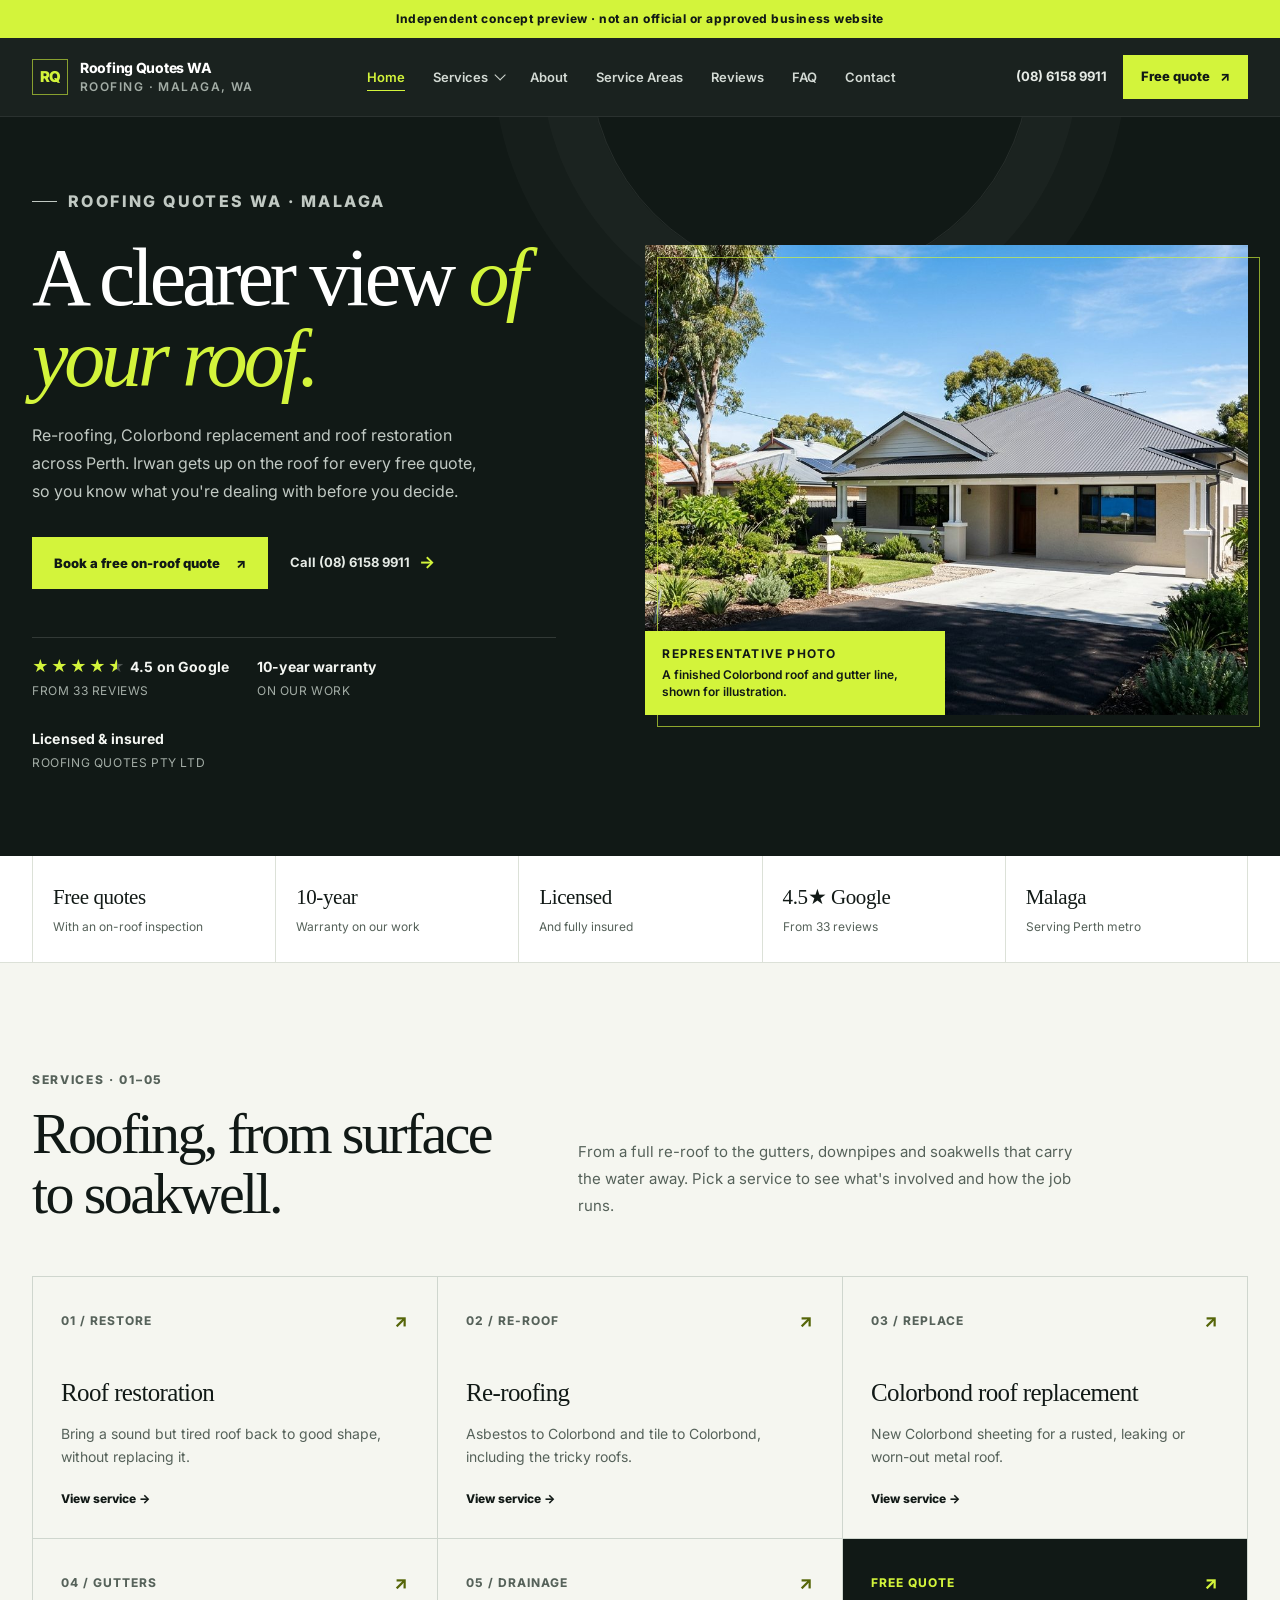
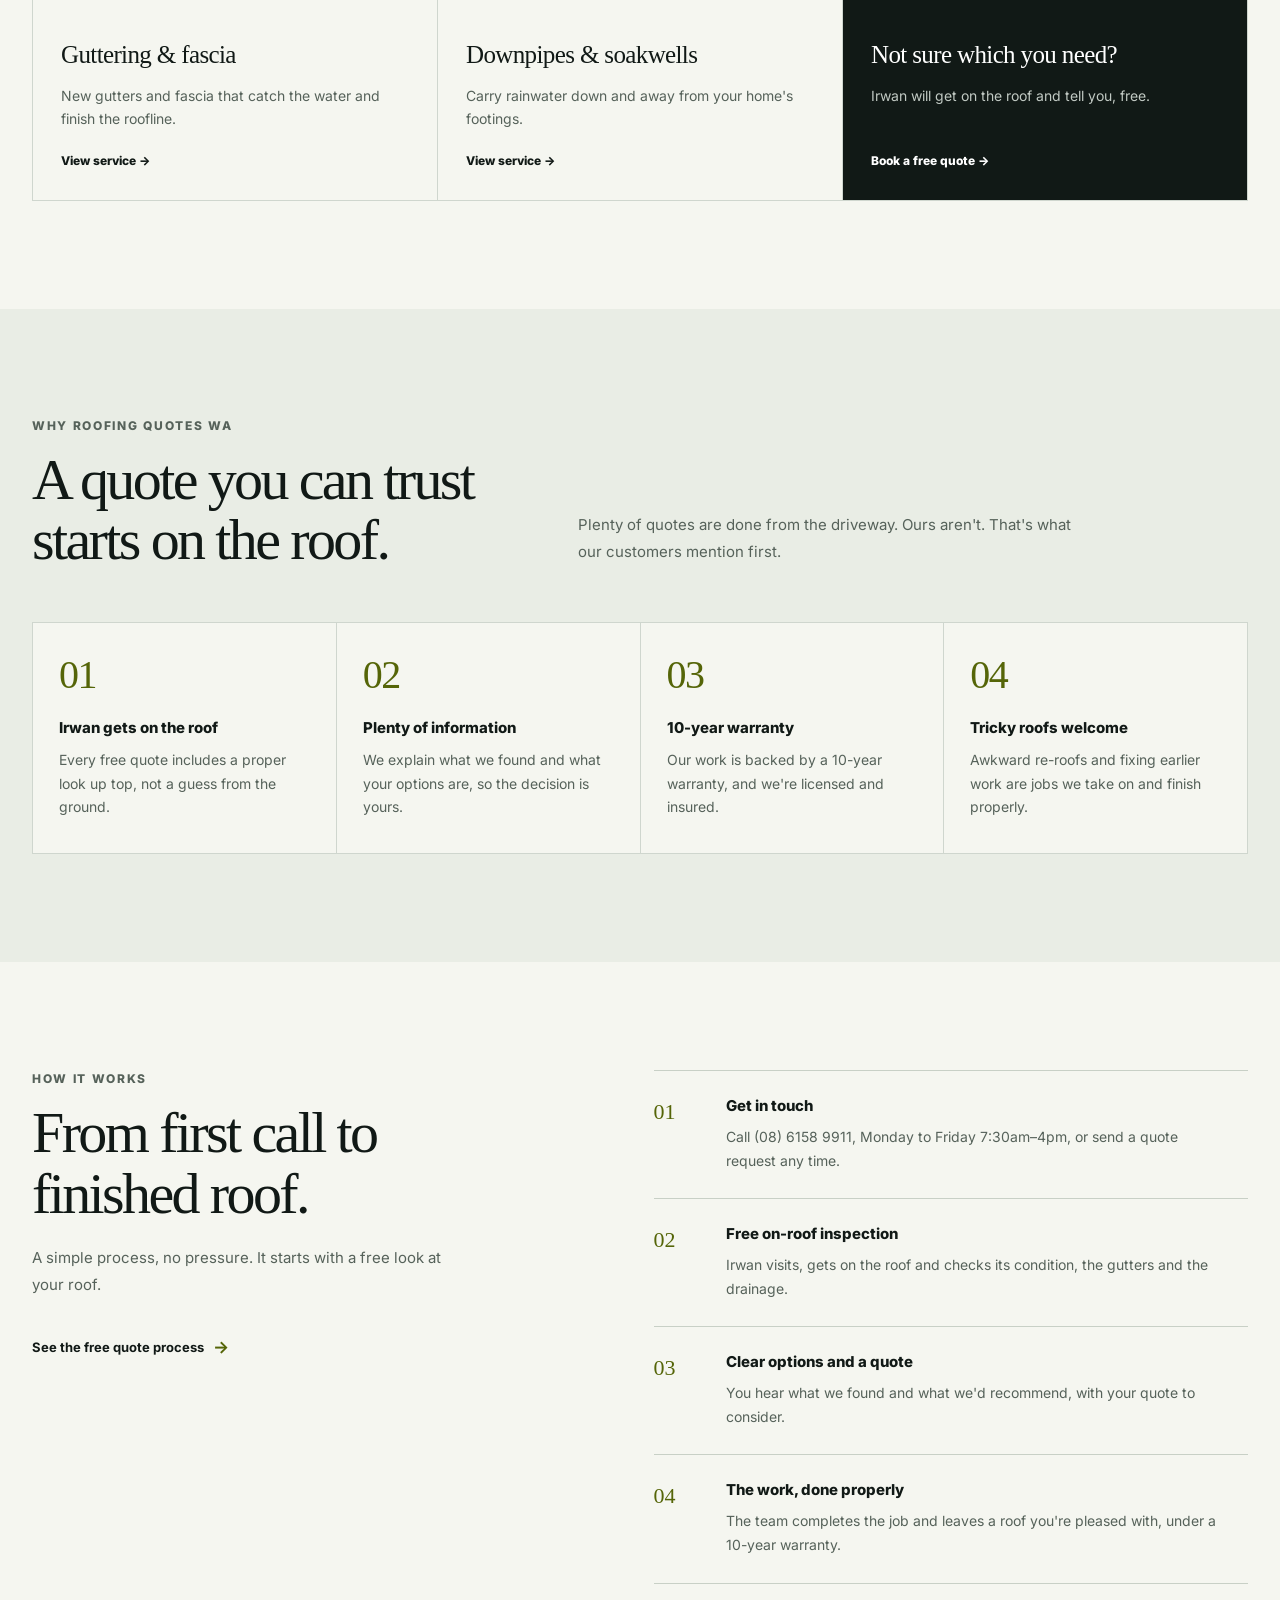
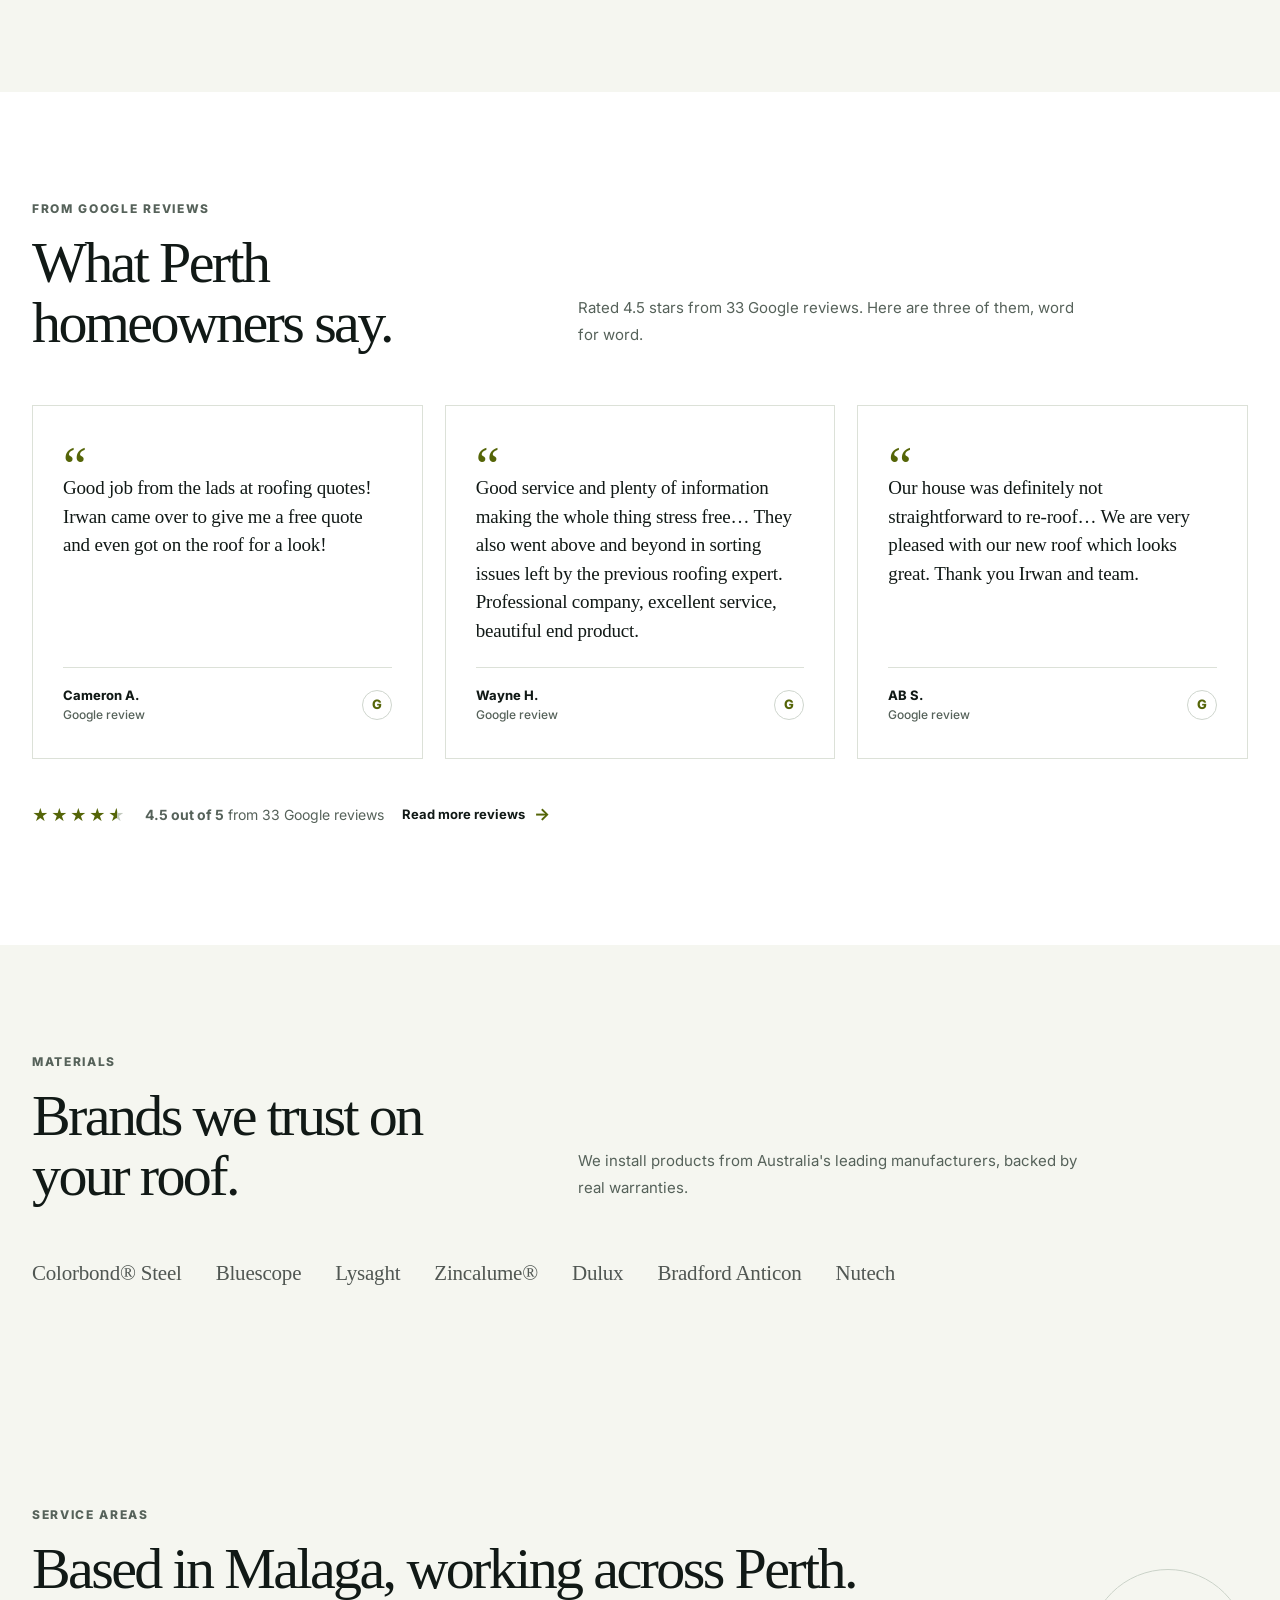
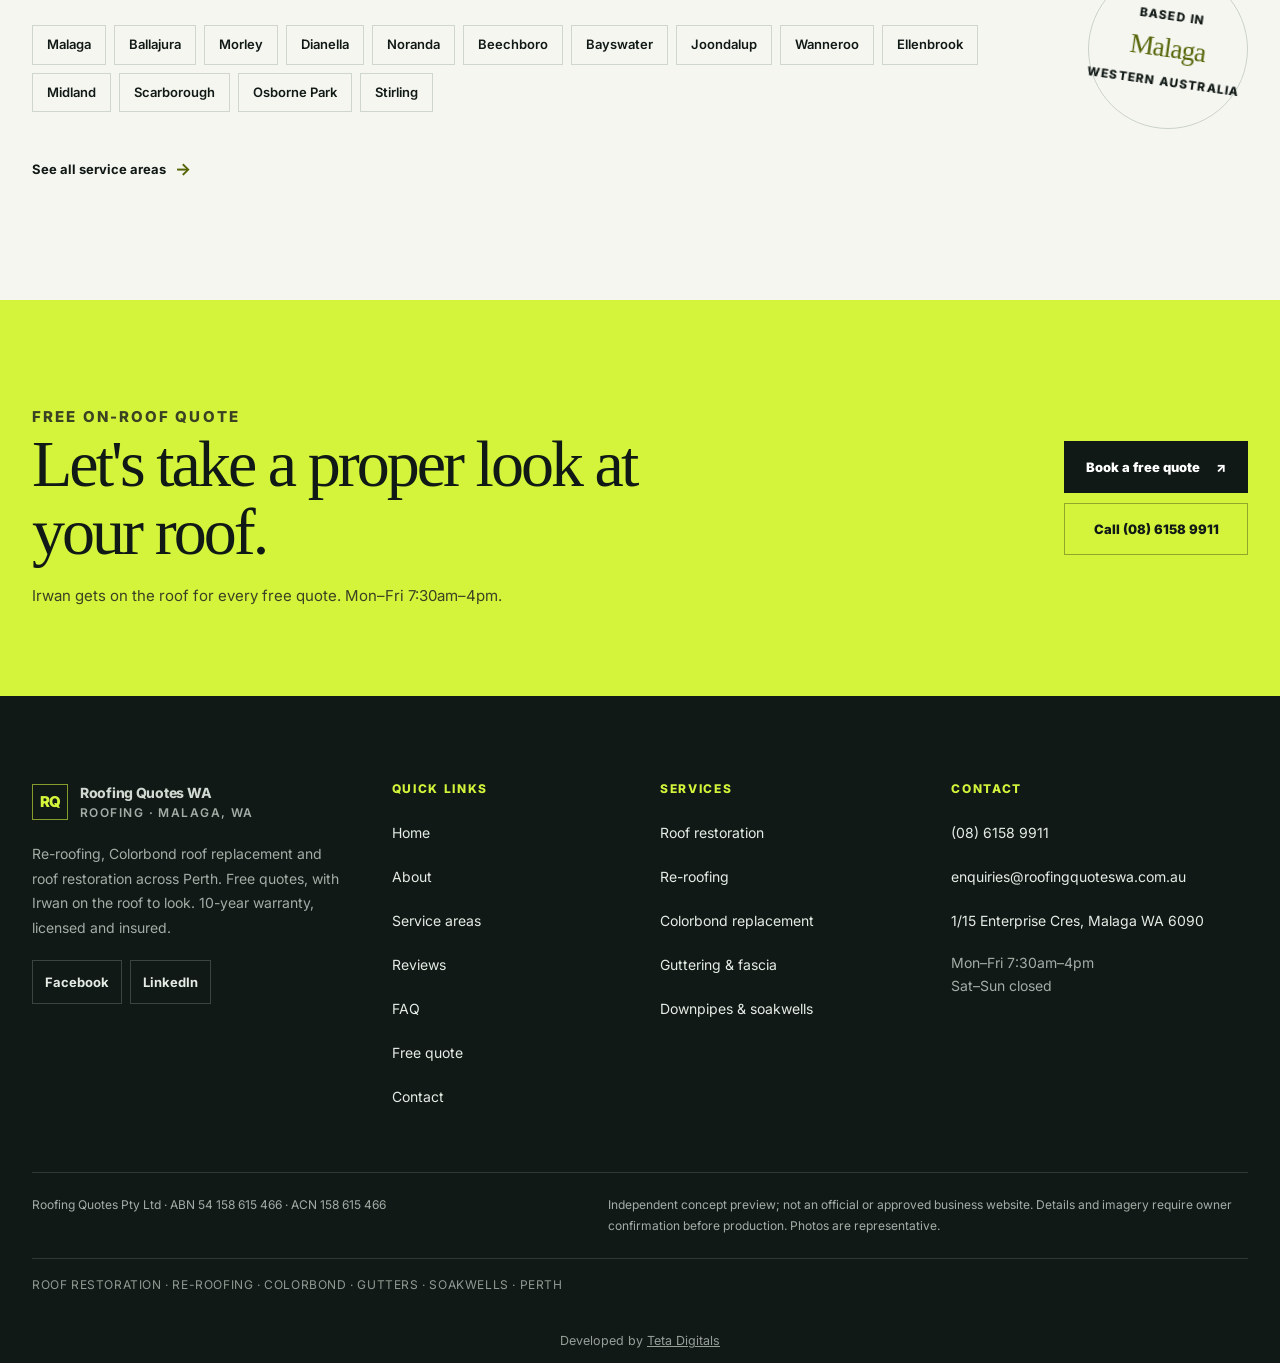
<file: roofing-quotes-wa/index.html>
<!doctype html>
<html lang="en-AU">
<head>
  <meta charset="utf-8">
  <meta name="robots" content="noindex,nofollow">
  <meta name="viewport" content="width=device-width, initial-scale=1">
  <meta name="description" content="Concept website for Roofing Quotes WA: roof restoration, re-roofing, Colorbond roof replacement, guttering, fascia, downpipes and soakwells across Perth, from Malaga.">
  <meta name="theme-color" content="#111916">
  <title>Roofing Quotes WA · Re-roofing &amp; roof restoration, Perth</title>
  <link rel="preconnect" href="https://fonts.googleapis.com">
  <link rel="preconnect" href="https://fonts.gstatic.com" crossorigin>
  <link rel="stylesheet" href="https://fonts.googleapis.com/css2?family=Inter:wght@400;500;600;700;800&display=swap">
  <style>
    :root {
      color-scheme: light;
      --ink: #111916;
      --ink-soft: #28342e;
      --paper: #f5f6f0;
      --white: #fff;
      --lime: #d3f43b;
      --lime-hi: #e0ff55;
      --muted: #56625a;
      --line: #dce1d8;
      --line-2: #cfd6ce;
      --sage: #e9ede5;
      --olive: #556508;
      --on-dark: #c1c9c3;
      --on-dark-2: #a3ada6;
      --serif: Georgia, "Times New Roman", serif;
      --sans: Inter, ui-sans-serif, system-ui, -apple-system, BlinkMacSystemFont, "Segoe UI", sans-serif;
      --max: 1240px;
      --ease: cubic-bezier(.2,.7,.2,1);
    }
    * { box-sizing: border-box; }
    html { scroll-behavior: smooth; }
    body { margin: 0; background: var(--paper); color: var(--ink); font-family: var(--sans); -webkit-font-smoothing: antialiased; line-height: 1.5; }
    img { display: block; max-width: 100%; }
    a { color: inherit; }
    a:focus-visible, button:focus-visible, input:focus-visible, select:focus-visible, textarea:focus-visible, summary:focus-visible { outline: 3px solid #8fac00; outline-offset: 3px; border-radius: 2px; }
    .wrap { width: min(var(--max), calc(100% - 64px)); margin: auto; }
    .skip { position: absolute; left: 12px; top: -80px; z-index: 100; min-height: 48px; min-width: 48px; display: inline-flex; align-items: center; padding: 12px 16px; background: var(--lime); color: var(--ink); font-weight: 800; font-size: 13px; text-decoration: none; }
    .skip:focus { top: 12px; }

    /* Preview banner */
    .preview-notice { padding: 10px 20px; background: var(--lime); color: var(--ink); text-align: center; font-size: 12px; font-weight: 750; letter-spacing: .045em; }

    /* Header */
    .site-header { position: sticky; top: 0; z-index: 50; background: rgba(17,25,22,.96); color: var(--white); backdrop-filter: blur(10px); border-bottom: 1px solid rgba(255,255,255,.07); transition: box-shadow .3s ease; }
    .site-header.scrolled { box-shadow: 0 10px 30px rgba(0,0,0,.18); }
    .header-inner { min-height: 78px; display: flex; align-items: center; justify-content: space-between; gap: 24px; }
    .brand { display: inline-flex; align-items: center; gap: 12px; min-height: 44px; color: inherit; text-decoration: none; }
    .brand-mark { width: 36px; height: 36px; display: grid; place-items: center; border: 1px solid rgba(211,244,59,.6); color: var(--lime); font-size: 15px; font-weight: 850; letter-spacing: -.08em; flex-shrink: 0; }
    .brand-name { font-size: 14px; font-weight: 760; letter-spacing: -.02em; line-height: 1.15; }
    .brand-name small { display: block; margin-top: 4px; color: var(--on-dark-2); font-size: 12px; font-weight: 600; letter-spacing: .12em; text-transform: uppercase; }
    .main-nav { display: flex; align-items: center; gap: 4px; }
    .main-nav > a, .drop-toggle { min-height: 44px; display: inline-flex; align-items: center; gap: 6px; padding: 0 12px; color: #d3dad4; text-decoration: none; font: 600 13px var(--sans); background: none; border: 0; cursor: pointer; position: relative; transition: color .2s ease; }
    .main-nav > a::after, .drop-toggle::after { content: ""; position: absolute; left: 12px; right: 12px; bottom: 8px; height: 1px; background: var(--lime); transform: scaleX(0); transform-origin: left; transition: transform .3s var(--ease); }
    .main-nav > a:hover, .drop-toggle:hover, .main-nav > a.active, .drop-toggle.active { color: var(--lime); }
    .main-nav > a.active::after, .drop-toggle.active::after { transform: scaleX(1); }
    .caret { width: 8px; height: 8px; border-right: 1.5px solid currentColor; border-bottom: 1.5px solid currentColor; transform: rotate(45deg) translateY(-3px); transition: transform .25s ease; }
    .has-drop { position: relative; }
    .has-drop.open .caret { transform: rotate(-135deg) translateY(-1px); }
    .drop { position: absolute; top: calc(100% + 10px); left: -8px; width: 330px; padding: 10px; background: var(--white); color: var(--ink); box-shadow: 0 24px 50px rgba(0,0,0,.22); opacity: 0; visibility: hidden; transform: translateY(6px); transition: opacity .2s ease, transform .2s ease, visibility .2s; }
    .drop::before { content: ""; position: absolute; left: 0; right: 0; top: -12px; height: 12px; }
    .has-drop.open .drop { opacity: 1; visibility: visible; transform: none; }
    .drop a { display: grid; grid-template-columns: 30px 1fr; gap: 4px 10px; min-height: 44px; padding: 11px 12px; text-decoration: none; border-left: 2px solid transparent; transition: background .2s ease, border-color .2s ease; }
    .drop a:hover, .drop a.active { background: var(--paper); border-left-color: var(--lime); }
    .drop a span { color: var(--olive); font-family: var(--serif); font-size: 15px; grid-row: span 2; }
    .drop a b { font-size: 13px; font-weight: 700; }
    .drop a small { color: var(--muted); font-size: 12px; }
    .drop a.drop-all { display: flex; justify-content: space-between; align-items: center; margin-top: 6px; border-top: 1px solid var(--line); font-size: 12px; font-weight: 800; }
    .header-actions { display: flex; align-items: center; gap: 10px; }
    .header-phone { min-height: 44px; display: inline-flex; align-items: center; padding: 0 6px; color: #e6ebe6; font-size: 13px; font-weight: 700; text-decoration: none; white-space: nowrap; }
    .header-phone:hover { color: var(--lime); }
    .nav-cta { min-height: 44px; display: inline-flex; align-items: center; gap: 10px; padding: 0 18px; background: var(--lime); color: var(--ink); font-size: 13px; font-weight: 800; text-decoration: none; white-space: nowrap; transition: background .2s ease, transform .2s ease; }
    .nav-cta:hover { background: var(--lime-hi); transform: translateY(-1px); }
    .burger { display: none; width: 44px; height: 44px; padding: 0; border: 1px solid rgba(255,255,255,.2); background: transparent; color: var(--white); cursor: pointer; place-items: center; }
    .burger span { display: block; width: 18px; height: 1.5px; background: currentColor; position: relative; transition: background .2s; }
    .burger span::before, .burger span::after { content: ""; position: absolute; left: 0; width: 18px; height: 1.5px; background: currentColor; transition: transform .25s var(--ease); }
    .burger span::before { top: -6px; } .burger span::after { top: 6px; }
    .burger[aria-expanded="true"] span { background: transparent; }
    .burger[aria-expanded="true"] span::before { transform: translateY(6px) rotate(45deg); }
    .burger[aria-expanded="true"] span::after { transform: translateY(-6px) rotate(-45deg); }
    .mobile-panel { display: none; }

    /* Buttons */
    .button { min-height: 52px; padding: 0 22px; display: inline-flex; align-items: center; justify-content: center; gap: 16px; background: var(--lime); color: var(--ink); font: 850 13px var(--sans); text-decoration: none; border: 0; cursor: pointer; transition: transform .2s ease, background .2s ease; }
    .button:hover { transform: translateY(-2px); background: var(--lime-hi); }
    .button--dark { background: var(--ink); color: var(--white); }
    .button--dark:hover { background: #27342d; }
    .button--ghost { background: transparent; color: var(--ink); border: 1px solid var(--line-2); }
    .button--ghost:hover { background: var(--white); }
    .text-link { min-height: 44px; display: inline-flex; align-items: center; gap: 9px; color: #e6ebe6; font-size: 13px; font-weight: 700; text-decoration: none; }
    .text-link span { color: var(--lime); font-size: 17px; transition: transform .2s ease; }
    .text-link:hover span { transform: translateX(3px); }
    .text-link--dark { color: var(--ink); }
    .text-link--dark span { color: var(--olive); }

    /* Pages */
    .page { display: none; }
    .page.is-active { display: block; animation: pageIn .45s var(--ease) both; }
    @keyframes pageIn { from { opacity: 0; transform: translateY(8px); } to { opacity: 1; transform: none; } }
    .js .reveal { opacity: 0; transform: translateY(22px); transition: opacity .7s var(--ease), transform .7s var(--ease); }
    .js .reveal.in { opacity: 1; transform: none; }
    .reveal.d1 { transition-delay: .08s; } .reveal.d2 { transition-delay: .16s; } .reveal.d3 { transition-delay: .24s; }

    /* Type */
    .eyebrow { display: flex; align-items: center; gap: 11px; margin: 0; color: var(--lime); font-size: 12px; font-weight: 800; letter-spacing: .15em; text-transform: uppercase; }
    .eyebrow::before { content: ""; display: inline-block; width: 25px; height: 1px; background: currentColor; }
    h1 { margin: 22px 0; font-family: var(--serif); font-size: clamp(46px, 6.4vw, 82px); font-weight: 400; letter-spacing: -.05em; line-height: .99; }
    h1 em, h2 em { color: var(--lime); font-style: italic; font-weight: 400; }
    h2 { margin: 0; font-family: var(--serif); font-size: clamp(36px, 4.6vw, 58px); font-weight: 400; letter-spacing: -.045em; line-height: 1.04; }
    .light h2 em { color: var(--olive); }
    h3 { font-family: var(--serif); font-weight: 400; letter-spacing: -.025em; }
    .kicker { margin: 0 0 15px; color: var(--muted); font-size: 12px; font-weight: 800; letter-spacing: .14em; text-transform: uppercase; }
    .lead { color: var(--muted); font-size: 15px; line-height: 1.8; }

    /* Home hero */
    .hero { position: relative; overflow: hidden; background: var(--ink); color: var(--white); }
    .hero::after, .page-hero::after { content: ""; position: absolute; z-index: 0; width: 440px; height: 440px; top: -280px; left: 46%; border: 1px solid rgba(255,255,255,.09); border-radius: 50%; box-shadow: 0 0 0 48px rgba(255,255,255,.025), 0 0 0 96px rgba(255,255,255,.02); pointer-events: none; }
    .hero-inner { position: relative; z-index: 1; min-height: 640px; padding: 70px 0 84px; display: grid; grid-template-columns: .93fr 1.07fr; align-items: center; gap: clamp(38px, 7vw, 94px); }
    .hero-copy > p { max-width: 450px; margin: 0; color: var(--on-dark); font-size: 16px; line-height: 1.75; }
    .hero-actions { display: flex; align-items: center; gap: 22px; flex-wrap: wrap; margin-top: 32px; }
    .hero-meta { display: flex; flex-wrap: wrap; gap: 28px; margin-top: 48px; padding-top: 18px; border-top: 1px solid rgba(255,255,255,.14); color: var(--on-dark-2); font-size: 12px; letter-spacing: .05em; text-transform: uppercase; }
    .hero-meta strong { display: block; margin-bottom: 5px; color: #f4f6f2; font-size: 14px; letter-spacing: .01em; text-transform: none; }
    .hero-photo { position: relative; margin: 0; min-height: 470px; background: #39443d; }
    .hero-photo::before { content: ""; position: absolute; z-index: 1; inset: 12px -12px -12px 12px; border: 1px solid rgba(211,244,59,.65); pointer-events: none; }
    .hero-photo img { position: absolute; width: 100%; height: 100%; inset: 0; object-fit: cover; }
    .photo-caption { position: absolute; z-index: 2; left: 0; bottom: 0; max-width: 300px; padding: 14px 17px; background: var(--lime); color: var(--ink); font-size: 12px; font-weight: 600; line-height: 1.45; }
    .photo-caption b { display: block; margin-bottom: 3px; font-size: 12px; letter-spacing: .1em; text-transform: uppercase; }
    .stars { --r: 4.5; --on: var(--lime); --off: rgba(255,255,255,.25); display: inline-block; font-size: 16px; letter-spacing: 2px; line-height: 1; background: linear-gradient(90deg, var(--on) calc(var(--r) / 5 * 100%), var(--off) 0); -webkit-background-clip: text; background-clip: text; color: transparent; }
    .stars::before { content: "★★★★★"; }
    .stars--light { --on: var(--olive); --off: #c3cabf; }

    /* Trust bar */
    .trust { background: var(--white); border-bottom: 1px solid var(--line); }
    .trust-inner { display: grid; grid-template-columns: repeat(5, 1fr); }
    .trust-item { padding: 26px 20px; border-left: 1px solid var(--line); display: flex; flex-direction: column; gap: 4px; }
    .trust-item:last-child { border-right: 1px solid var(--line); }
    .trust-item b { font-family: var(--serif); font-size: 21px; font-weight: 400; letter-spacing: -.02em; }
    .trust-item span { color: var(--muted); font-size: 12px; }

    /* Sections */
    .section { padding: 108px 0; }
    .section--sage { background: var(--sage); }
    .section--white { background: var(--white); }
    .section-heading { display: grid; grid-template-columns: .85fr 1.15fr; gap: 50px; align-items: end; margin-bottom: 52px; }
    .section-heading > p { max-width: 520px; margin: 0 0 5px; color: var(--muted); font-size: 15px; line-height: 1.8; }

    .service-grid { display: grid; grid-template-columns: repeat(3, 1fr); border-top: 1px solid var(--line-2); border-left: 1px solid var(--line-2); }
    .service-card { position: relative; min-height: 250px; padding: 30px 28px; display: flex; flex-direction: column; border-right: 1px solid var(--line-2); border-bottom: 1px solid var(--line-2); text-decoration: none; transition: background .25s ease; }
    .service-card::after { content: ""; position: absolute; left: 0; bottom: -1px; height: 2px; width: 100%; background: var(--lime); transform: scaleX(0); transform-origin: left; transition: transform .4s var(--ease); }
    .service-card:hover { background: var(--white); }
    .service-card:hover::after { transform: scaleX(1); }
    .service-number { display: flex; align-items: center; justify-content: space-between; color: var(--muted); font-size: 12px; font-weight: 750; letter-spacing: .08em; }
    .service-number span:last-child { color: var(--olive); font-size: 18px; transition: transform .25s ease; }
    .service-card:hover .service-number span:last-child { transform: translate(3px, -3px); }
    .service-card h3 { margin: 40px 0 10px; font-size: 25px; }
    .service-card p { margin: 0; color: var(--muted); font-size: 14px; line-height: 1.65; }
    .service-card .more { margin-top: auto; padding-top: 22px; font-size: 12px; font-weight: 800; }
    .service-card--cta { background: var(--ink); color: var(--white); }
    .service-card--cta:hover { background: var(--ink-soft); }
    .service-card--cta p { color: var(--on-dark); }
    .service-card--cta .service-number { color: var(--lime); }
    .service-card--cta .service-number span:last-child { color: var(--lime); }

    .why-grid { display: grid; grid-template-columns: repeat(4, 1fr); gap: 1px; background: var(--line-2); border: 1px solid var(--line-2); }
    .why { padding: 32px 26px 34px; background: var(--paper); }
    .why .num { color: var(--olive); font-family: var(--serif); font-size: 40px; letter-spacing: -.04em; line-height: 1; }
    .why h3 { margin: 22px 0 8px; font-family: var(--sans); font-size: 15px; font-weight: 780; letter-spacing: 0; }
    .why p { margin: 0; color: var(--muted); font-size: 14px; line-height: 1.7; }

    .split { display: grid; grid-template-columns: .92fr 1.08fr; gap: clamp(50px, 9vw, 130px); align-items: start; }
    .split-intro p:not(.kicker) { max-width: 420px; margin: 20px 0 0; color: var(--muted); font-size: 15px; line-height: 1.8; }
    .split-intro .button, .split-intro .text-link { margin-top: 28px; }
    .steps { border-top: 1px solid #c8d0c6; margin: 0; padding: 0; list-style: none; }
    .step { display: grid; grid-template-columns: 54px 1fr; gap: 18px; padding: 24px 0 26px; border-bottom: 1px solid #c8d0c6; }
    .step-no { color: var(--olive); font-family: var(--serif); font-size: 22px; }
    .step h3 { margin: 0 0 7px; font-family: var(--sans); font-size: 15px; font-weight: 780; letter-spacing: 0; }
    .step p { max-width: 500px; margin: 0; color: var(--muted); font-size: 14px; line-height: 1.7; }

    .quotes { display: grid; grid-template-columns: repeat(3, 1fr); gap: 22px; }
    .quote-card { margin: 0; padding: 34px 30px; display: flex; flex-direction: column; gap: 22px; background: var(--white); border: 1px solid var(--line); transition: transform .3s var(--ease), box-shadow .3s ease; }
    .quote-card:hover { transform: translateY(-4px); box-shadow: 0 20px 40px rgba(17,25,22,.08); }
    .quote-card blockquote { margin: 0; font-family: var(--serif); font-size: 19px; line-height: 1.5; letter-spacing: -.01em; }
    .quote-card blockquote::before { content: "“"; display: block; height: 34px; color: var(--olive); font-size: 54px; line-height: 1; }
    .quote-card figcaption { margin-top: auto; padding-top: 18px; border-top: 1px solid var(--line); display: flex; justify-content: space-between; align-items: center; gap: 12px; font-size: 13px; font-weight: 750; }
    .quote-card figcaption small { display: block; color: var(--muted); font-weight: 500; font-size: 12px; }
    .g-mark { width: 30px; height: 30px; display: grid; place-items: center; border: 1px solid var(--line-2); border-radius: 50%; color: var(--olive); font-size: 13px; font-weight: 800; }
    main:focus { outline: none; }
    .rating-row { display: flex; align-items: center; gap: 18px; flex-wrap: wrap; margin-top: 34px; }
    .rating-row p { margin: 0; color: var(--muted); font-size: 14px; }

    .areas-teaser { display: grid; grid-template-columns: 1fr auto; align-items: center; gap: 40px; }
    .suburb-cloud { display: flex; flex-wrap: wrap; gap: 8px; margin-top: 26px; padding: 0; list-style: none; }
    .suburb-cloud li { padding: 9px 14px; border: 1px solid var(--line-2); font-size: 13px; font-weight: 600; background: var(--paper); }
    .location-stamp { width: 160px; height: 160px; display: grid; place-items: center; border: 1px solid #cad2c8; border-radius: 50%; text-align: center; transform: rotate(-8deg); flex-shrink: 0; }
    .location-stamp span { transform: rotate(8deg); color: var(--ink); font-size: 12px; font-weight: 800; line-height: 1.7; letter-spacing: .1em; text-transform: uppercase; }
    .location-stamp b { display: block; color: var(--olive); font-family: var(--serif); font-size: 27px; font-weight: 400; letter-spacing: -.03em; text-transform: none; }

    /* CTA band */
    .cta-band { padding: 88px 0; background: var(--lime); }
    .cta-inner { display: flex; align-items: center; justify-content: space-between; gap: 38px; }
    .cta-band h2 { max-width: 680px; font-size: clamp(38px, 5.3vw, 66px); }
    .cta-band p { margin: 16px 0 0; color: #394222; font-size: 15px; line-height: 1.7; }
    .cta-band .kicker { color: #394222; }
    .cta-actions { display: flex; flex-direction: column; gap: 10px; flex-shrink: 0; }
    .cta-actions .button--ghost { border-color: rgba(17,25,22,.35); }
    .cta-actions .button--ghost:hover { background: rgba(255,255,255,.4); }

    /* Inner page hero */
    .page-hero { position: relative; overflow: hidden; background: var(--ink); color: var(--white); }
    .page-hero-inner { position: relative; z-index: 1; padding: 64px 0 80px; }
    .page-hero h1 { max-width: 820px; font-size: clamp(42px, 5.6vw, 72px); }
    .page-hero p.sub { max-width: 600px; margin: 0; color: var(--on-dark); font-size: 16px; line-height: 1.75; }
    .page-hero .hero-actions { margin-top: 30px; }
    .crumbs { display: flex; flex-wrap: wrap; align-items: center; gap: 4px; margin: 0 0 22px; padding: 0; list-style: none; color: var(--on-dark-2); font-size: 12px; }
    .crumbs a { min-height: 44px; display: inline-flex; align-items: center; color: #e6ebe6; text-decoration: none; }
    .crumbs a:hover { color: var(--lime); }
    .crumbs li + li::before { content: "/"; margin-right: 4px; color: #6f7b73; }
    .page-hero--split .page-hero-inner { display: grid; grid-template-columns: 1fr .9fr; gap: clamp(36px, 6vw, 80px); align-items: center; }

    /* Service detail */
    .detail-grid { display: grid; grid-template-columns: 1.1fr .9fr; gap: clamp(40px, 7vw, 100px); align-items: start; }
    .detail-copy p { margin: 0 0 18px; color: var(--ink-soft); font-size: 16px; line-height: 1.85; }
    .detail-copy h2 { margin-bottom: 26px; }
    .signs { margin: 0; padding: 30px; list-style: none; background: var(--white); border: 1px solid var(--line); }
    .signs h3 { margin: 0 0 14px; font-size: 24px; }
    .signs li { display: grid; grid-template-columns: 22px 1fr; gap: 10px; padding: 13px 0; border-top: 1px solid var(--line); font-size: 14px; line-height: 1.6; color: var(--ink-soft); }
    .signs li::before { content: ""; width: 8px; height: 8px; margin-top: 7px; background: #9db60a; border-radius: 50%; }
    .signs li.h { display: block; border: 0; padding: 0; }
    .signs li.h::before { display: none; }
    .detail-photo { position: relative; margin: 0 0 0; }
    .detail-photo img { width: 100%; aspect-ratio: 4 / 3; object-fit: cover; }
    .detail-photo figcaption { margin-top: 10px; color: var(--muted); font-size: 12px; }
    .options { display: grid; grid-template-columns: 1fr 1fr; gap: 1px; margin-top: 26px; background: var(--line-2); border: 1px solid var(--line-2); }
    .options div { padding: 22px; background: var(--paper); }
    .options b { display: block; margin-bottom: 6px; font-family: var(--serif); font-weight: 400; font-size: 20px; }
    .options p { margin: 0; font-size: 14px; color: var(--muted); line-height: 1.6; }

    /* About */
    .story { display: grid; grid-template-columns: .8fr 1.2fr; gap: clamp(40px, 8vw, 120px); }
    .story-body p { margin: 0 0 20px; font-size: 17px; line-height: 1.85; color: var(--ink-soft); }
    .story-body p:first-child { font-family: var(--serif); font-size: 26px; line-height: 1.45; letter-spacing: -.015em; color: var(--ink); }
    .creds { display: grid; grid-template-columns: repeat(3, 1fr); gap: 22px; }
    .cred { padding: 28px; background: var(--white); border: 1px solid var(--line); }
    .cred .kicker { margin-bottom: 10px; }
    .cred b { display: block; font-family: var(--serif); font-size: 24px; font-weight: 400; letter-spacing: -.02em; }
    .cred p { margin: 10px 0 0; color: var(--muted); font-size: 14px; line-height: 1.6; }
    .badge-panel { position: relative; padding: 40px; background: var(--ink); color: var(--white); }
    .badge-panel::before { content: ""; position: absolute; inset: 12px -12px -12px 12px; border: 1px solid rgba(211,244,59,.5); pointer-events: none; }
    .badge-panel dl { margin: 0; }
    .badge-panel div { padding: 16px 0; border-bottom: 1px solid rgba(255,255,255,.12); }
    .badge-panel div:last-child { border: 0; }
    .badge-panel dt { color: var(--on-dark-2); font-size: 12px; font-weight: 700; letter-spacing: .14em; text-transform: uppercase; }
    .badge-panel dd { margin: 6px 0 0; font-family: var(--serif); font-size: 22px; letter-spacing: -.02em; }

    /* Areas */
    .region-grid { display: grid; grid-template-columns: repeat(3, 1fr); gap: 22px; }
    .region { padding: 32px 30px; background: var(--white); border: 1px solid var(--line); }
    .region h3 { margin: 0 0 6px; font-size: 26px; }
    .region > p { margin: 0 0 18px; color: var(--muted); font-size: 14px; }
    .region ul { margin: 0; padding: 0; list-style: none; columns: 2; column-gap: 18px; }
    .region li { padding: 8px 0; border-top: 1px solid var(--line); font-size: 14px; font-weight: 600; break-inside: avoid; }
    .region--home { background: var(--ink); color: var(--white); border-color: var(--ink); }
    .region--home > p { color: var(--on-dark); }
    .region--home li { border-color: rgba(255,255,255,.14); }

    /* Reviews */
    .rating-card { display: grid; grid-template-columns: auto 1fr auto; gap: 34px; align-items: center; padding: 36px 40px; background: var(--white); border: 1px solid var(--line); margin-bottom: 30px; }
    .rating-card .big { font-family: var(--serif); font-size: 76px; line-height: 1; letter-spacing: -.05em; }
    .rating-card .stars { font-size: 24px; }
    .rating-card p { margin: 8px 0 0; color: var(--muted); font-size: 14px; }

    /* FAQ */
    .faq-wrap { display: grid; grid-template-columns: .7fr 1.3fr; gap: clamp(40px, 7vw, 100px); align-items: start; }
    .faq-side { position: sticky; top: 110px; }
    .faq-side p:not(.kicker) { color: var(--muted); font-size: 15px; line-height: 1.8; }
    .faq { border-top: 1px solid var(--line-2); }
    .faq details { border-bottom: 1px solid var(--line-2); }
    .faq summary { min-height: 64px; display: flex; justify-content: space-between; align-items: center; gap: 20px; padding: 20px 0; cursor: pointer; list-style: none; font-family: var(--serif); font-size: 21px; letter-spacing: -.015em; line-height: 1.35; }
    .faq summary::-webkit-details-marker { display: none; }
    .faq summary::after { content: "+"; flex-shrink: 0; width: 36px; height: 36px; display: grid; place-items: center; border: 1px solid var(--line-2); font-family: var(--sans); font-size: 18px; color: var(--olive); transition: transform .3s var(--ease), background .2s; }
    .faq details[open] summary::after { transform: rotate(45deg); background: var(--lime); color: var(--ink); border-color: var(--lime); }
    .faq summary:hover { color: var(--olive); }
    .faq .answer { padding: 0 60px 24px 0; color: var(--ink-soft); font-size: 15px; line-height: 1.8; }
    .faq .answer p { margin: 0 0 10px; }

    /* Contact + form */
    .contact-grid { display: grid; grid-template-columns: 1.15fr .85fr; gap: clamp(36px, 6vw, 80px); align-items: start; }
    .form-card { position: relative; padding: clamp(28px, 4vw, 46px); background: var(--white); border: 1px solid var(--line); }
    .form-card h2 { font-size: clamp(30px, 3.4vw, 42px); }
    .form-card > p { margin: 12px 0 28px; color: var(--muted); font-size: 14px; line-height: 1.7; }
    .fields { display: grid; grid-template-columns: 1fr 1fr; gap: 18px; }
    .field { display: flex; flex-direction: column; gap: 7px; }
    .field--full { grid-column: 1 / -1; }
    .field label { font-size: 12px; font-weight: 750; letter-spacing: .04em; }
    .field label span { color: var(--muted); font-weight: 500; }
    .field input, .field select, .field textarea { width: 100%; min-height: 50px; padding: 12px 14px; border: 1px solid #b9c2b8; border-radius: 0; background: var(--paper); color: var(--ink); font: 400 15px var(--sans); transition: border-color .2s, background .2s; }
    .field textarea { min-height: 130px; resize: vertical; }
    .field input:focus, .field select:focus, .field textarea:focus { border-color: var(--ink); background: var(--white); }
    .field .err { display: none; color: #a1260d; font-size: 12px; font-weight: 600; }
    .field.invalid input, .field.invalid select { border-color: #a1260d; }
    .field.invalid .err { display: block; }
    .form-foot { display: flex; align-items: center; justify-content: space-between; gap: 18px; flex-wrap: wrap; margin-top: 24px; }
    .form-foot small { max-width: 300px; color: var(--muted); font-size: 12px; line-height: 1.6; }
    .thanks { display: none; text-align: left; }
    .thanks .tick { width: 56px; height: 56px; display: grid; place-items: center; background: var(--lime); font-size: 24px; font-weight: 800; margin-bottom: 22px; }
    .thanks p { color: var(--muted); font-size: 15px; line-height: 1.75; }
    .thanks .links { display: flex; flex-wrap: wrap; gap: 10px; margin-top: 18px; }
    .form-card.sent form { display: none; }
    .form-card.sent .thanks { display: block; animation: pageIn .4s var(--ease) both; }
    .info-stack { display: grid; gap: 16px; }
    .info-card { padding: 24px 26px; background: var(--white); border: 1px solid var(--line); }
    .info-card .kicker { margin-bottom: 8px; }
    .info-card a.big, .info-card .big { display: inline-flex; align-items: center; min-height: 44px; font-family: var(--serif); font-size: 23px; letter-spacing: -.02em; text-decoration: none; word-break: break-word; }
    .info-card a.big:hover { color: var(--olive); }
    .info-card p { margin: 4px 0 0; color: var(--muted); font-size: 14px; line-height: 1.6; }
    .hours { margin: 6px 0 0; padding: 0; list-style: none; }
    .hours li { display: flex; justify-content: space-between; padding: 9px 0; border-top: 1px solid var(--line); font-size: 14px; }
    .hours li span:last-child { font-weight: 700; }
    .hours li.closed span:last-child { color: var(--muted); font-weight: 500; }
    .map-card { position: relative; display: block; min-height: 230px; overflow: hidden; background: var(--ink); color: var(--white); text-decoration: none; }
    .map-card .grid-lines { position: absolute; inset: 0; background-image: linear-gradient(rgba(255,255,255,.06) 1px, transparent 1px), linear-gradient(90deg, rgba(255,255,255,.06) 1px, transparent 1px); background-size: 34px 34px; }
    .map-card .road { position: absolute; background: rgba(211,244,59,.22); }
    .map-card .pin { position: absolute; left: 58%; top: 38%; width: 22px; height: 22px; border-radius: 50% 50% 50% 0; background: var(--lime); transform: rotate(-45deg); box-shadow: 0 0 0 10px rgba(211,244,59,.18), 0 0 0 22px rgba(211,244,59,.08); transition: transform .3s var(--ease); }
    .map-card:hover .pin { transform: rotate(-45deg) translate(3px,-3px); }
    .map-card .map-label { position: absolute; left: 0; bottom: 0; right: 0; display: flex; justify-content: space-between; align-items: end; gap: 12px; padding: 18px 22px; background: linear-gradient(transparent, rgba(17,25,22,.95)); }
    .map-card .map-label b { display: block; font-family: var(--serif); font-size: 20px; font-weight: 400; }
    .map-card .map-label small { color: var(--on-dark); font-size: 13px; }
    .map-card .map-label span { color: var(--lime); font-size: 13px; font-weight: 800; white-space: nowrap; }

    /* Free quote */
    .fq-photo { position: relative; margin: 0; min-height: 420px; }
    .fq-photo::before { content: ""; position: absolute; z-index: 1; inset: 12px -12px -12px 12px; border: 1px solid rgba(211,244,59,.65); pointer-events: none; }
    .fq-photo img { position: absolute; inset: 0; width: 100%; height: 100%; object-fit: cover; }
    .fq-steps { display: grid; grid-template-columns: repeat(5, 1fr); gap: 0; margin: 0; padding: 0; list-style: none; border-top: 1px solid var(--line-2); }
    .fq-steps li { position: relative; padding: 30px 22px 30px 0; border-right: 1px solid var(--line-2); }
    .fq-steps li + li { padding-left: 22px; }
    .fq-steps li:last-child { border-right: 0; }
    .fq-steps .step-no { display: block; margin-bottom: 26px; font-size: 40px; letter-spacing: -.04em; line-height: 1; }
    .fq-steps h3 { margin: 0 0 8px; font-family: var(--sans); font-size: 15px; font-weight: 780; letter-spacing: 0; }
    .fq-steps p { margin: 0; color: var(--muted); font-size: 14px; line-height: 1.7; }
    .bring { margin: 0; padding: 0; list-style: none; }
    .bring li { padding: 14px 0; border-top: 1px solid #c8d0c6; font-size: 15px; display: grid; grid-template-columns: 28px 1fr; }
    .bring li::before { content: "→"; color: var(--olive); font-weight: 800; }

    /* Footer */
    .site-footer { padding: 84px 0 0; background: var(--ink); color: #d0d8d1; }
    .footer-top { display: grid; grid-template-columns: 1.4fr 1fr 1.1fr 1.3fr; gap: 40px; padding-bottom: 54px; }
    .footer-top .brand { margin-bottom: 18px; }
    .footer-blurb { max-width: 330px; margin: 0 0 20px; color: var(--on-dark-2); font-size: 14px; line-height: 1.75; }
    .footer-col h3 { margin: 0 0 12px; color: var(--lime); font-family: var(--sans); font-size: 12px; font-weight: 800; letter-spacing: .14em; text-transform: uppercase; }
    .footer-col ul { margin: 0; padding: 0; list-style: none; }
    .footer-col a { min-height: 44px; min-width: 44px; display: inline-flex; align-items: center; color: #e5ece5; font-size: 14px; text-decoration: none; transition: color .2s; }
    .footer-col a:hover { color: var(--lime); }
    .footer-col p { margin: 10px 0; color: var(--on-dark-2); font-size: 14px; line-height: 1.6; }
    .socials { display: flex; gap: 8px; }
    .socials a { min-width: 44px; min-height: 44px; display: inline-flex; align-items: center; justify-content: center; padding: 0 12px; border: 1px solid rgba(255,255,255,.18); color: #e5ece5; font-size: 13px; font-weight: 700; text-decoration: none; transition: border-color .2s, color .2s; }
    .socials a:hover { border-color: var(--lime); color: var(--lime); }
    .footer-ids { padding: 22px 0; border-top: 1px solid rgba(255,255,255,.13); display: flex; flex-wrap: wrap; justify-content: space-between; gap: 12px 30px; color: var(--on-dark-2); font-size: 12px; line-height: 1.7; }
    .footer-ids p { margin: 0; max-width: 640px; }
    .footer-bottom { padding: 16px 0 26px; border-top: 1px solid rgba(255,255,255,.13); color: #8d9a91; font-size: 12px; letter-spacing: .05em; line-height: 1.6; }

    .to-top { position: fixed; right: 22px; bottom: 22px; z-index: 40; width: 48px; height: 48px; display: grid; place-items: center; border: 0; background: var(--lime); color: var(--ink); font-size: 18px; font-weight: 800; cursor: pointer; box-shadow: 0 10px 24px rgba(0,0,0,.2); opacity: 0; visibility: hidden; pointer-events: none; transform: translateY(10px); transition: opacity .25s, transform .25s, visibility .25s; }
    .to-top.show { opacity: 1; visibility: visible; pointer-events: auto; transform: none; }

    /* Responsive */
    @media (max-width: 1120px) {
      .main-nav, .header-phone { display: none; }
      .burger { display: grid; }
      .mobile-panel:not([hidden]) { display: block; max-height: calc(100vh - 78px); overflow-y: auto; border-top: 1px solid rgba(255,255,255,.1); background: var(--ink); animation: pageIn .25s var(--ease) both; }
      .mobile-panel nav { display: flex; flex-direction: column; padding: 12px 0 26px; }
      .mobile-panel nav > a { min-height: 52px; display: flex; align-items: center; border-bottom: 1px solid rgba(255,255,255,.08); color: #e6ebe6; font-family: var(--serif); font-size: 22px; text-decoration: none; }
      .mobile-panel nav > a.active { color: var(--lime); }
      .mobile-sub { display: grid; grid-template-columns: 1fr 1fr; padding: 4px 0 8px 14px; border-bottom: 1px solid rgba(255,255,255,.08); }
      .mobile-sub a { min-height: 44px; display: flex; align-items: center; color: var(--on-dark); font-size: 14px; text-decoration: none; }
      .mobile-sub a.active { color: var(--lime); }
      .mobile-actions { display: grid; gap: 10px; margin-top: 22px; }
      .button--ghost-dark { background: transparent; color: var(--white); border: 1px solid rgba(255,255,255,.25); }
      .button--ghost-dark:hover { background: rgba(255,255,255,.06); }
      .trust-inner { grid-template-columns: repeat(3, 1fr); }
      .trust-item:nth-child(3) { border-right: 1px solid var(--line); }
      .trust-item:nth-child(n+4) { border-top: 1px solid var(--line); }
      .why-grid { grid-template-columns: repeat(2, 1fr); }
      .fq-steps { grid-template-columns: repeat(3, 1fr); }
      .fq-steps li:nth-child(3) { border-right: 0; }
      .fq-steps li:nth-child(4) { padding-left: 0; }
      .fq-steps li:nth-child(n+4) { border-top: 1px solid var(--line-2); }
      .footer-top { grid-template-columns: 1fr 1fr; }
    }
    @media (max-width: 860px) {
      .wrap { width: min(100% - 40px, var(--max)); }
      .header-inner { min-height: 70px; }
      .hero-inner, .page-hero--split .page-hero-inner { min-height: unset; grid-template-columns: 1fr; padding: 56px 0 64px; gap: 44px; }
      .hero-photo, .fq-photo { min-height: 360px; }
      .section { padding: 76px 0; }
      .section-heading, .split, .detail-grid, .story, .faq-wrap, .contact-grid { grid-template-columns: 1fr; gap: 30px; }
      .section-heading { margin-bottom: 36px; }
      .faq-side { position: static; }
      .service-grid { grid-template-columns: repeat(2, 1fr); }
      .quotes, .region-grid, .creds { grid-template-columns: 1fr; }
      .cta-band { padding: 66px 0; }
      .cta-inner { flex-direction: column; align-items: flex-start; gap: 26px; }
      .areas-teaser { grid-template-columns: 1fr; }
      .location-stamp { display: none; }
      .rating-card { grid-template-columns: 1fr; gap: 14px; padding: 30px; }
    }
    @media (max-width: 560px) {
      .preview-notice { padding: 9px 14px; font-size: 12px; letter-spacing: .02em; }
      .wrap { width: calc(100% - 36px); }
      .brand-mark { width: 32px; height: 32px; }
      .brand-name { font-size: 13px; }
      .nav-cta { padding: 0 13px; font-size: 12px; }
      .nav-cta span { display: none; }
      h1 { font-size: clamp(42px, 12.5vw, 60px); }
      .hero-copy > p, .page-hero p.sub { font-size: 15px; }
      .hero-meta { gap: 18px; }
      .hero-photo, .fq-photo { min-height: 280px; }
      .trust-inner { grid-template-columns: 1fr 1fr; }
      .trust-item { border-top: 1px solid var(--line); border-right: 1px solid var(--line); padding: 20px 16px; }
      .trust-item:nth-child(odd) { border-left: 0; }
      .trust-item:nth-child(even) { border-right: 0; border-left: 1px solid var(--line); }
      .trust-item:last-child { grid-column: 1 / -1; border-left: 0; }
      .service-grid, .why-grid, .fields, .options, .fq-steps { grid-template-columns: 1fr; }
      .fq-steps li, .fq-steps li + li { padding: 24px 0; border-right: 0; border-top: 1px solid var(--line-2); }
      .fq-steps li:first-child { border-top: 0; }
      .service-card { min-height: 200px; padding: 24px; }
      .service-card h3 { margin-top: 28px; }
      .mobile-sub { grid-template-columns: 1fr; }
      .faq .answer { padding-right: 0; }
      .footer-top { grid-template-columns: 1fr; gap: 30px; }
      .cta-actions { width: 100%; }
      .region ul { columns: 1; }
      .to-top { right: 14px; bottom: 14px; }
    }
    @media (prefers-reduced-motion: reduce) {
      *, *::before, *::after { scroll-behavior: auto !important; animation: none !important; transition-duration: .01ms !important; }
      .js .reveal { opacity: 1; transform: none; }
    }
  
    .brand-strip { display: flex; flex-wrap: wrap; gap: 12px 34px; margin: 28px 0 0; padding: 0; list-style: none; }
    .brand-strip li { font-family: var(--serif); font-size: 21px; letter-spacing: -.01em; color: var(--ink); opacity: .72; }
  </style>
</head>
<body>
  <a class="skip" href="#main" id="skip">Skip to content</a>
  <div class="preview-notice" role="note">Independent concept preview · not an official or approved business website</div>
  <header class="site-header" id="header">
    <div class="wrap header-inner">
      <a class="brand" href="#/" aria-label="Roofing Quotes WA home">
        <span class="brand-mark" aria-hidden="true">RQ</span>
        <span class="brand-name">Roofing Quotes WA<small>Roofing · Malaga, WA</small></span>
      </a>
      <nav class="main-nav" aria-label="Main navigation">
        <a href="#/" data-nav="home">Home</a>
        <div class="has-drop" id="drop">
          <button class="drop-toggle" type="button" aria-expanded="false" aria-controls="drop-menu" data-nav="services">Services <span class="caret" aria-hidden="true"></span></button>
          <div class="drop" id="drop-menu">
            <a href="#/services/roof-restoration"><span>01</span><b>Roof restoration</b><small>Bring an existing roof back</small></a>
            <a href="#/services/re-roofing"><span>02</span><b>Re-roofing</b><small>Asbestos or tile to Colorbond</small></a>
            <a href="#/services/colorbond-roof-replacement"><span>03</span><b>Colorbond roof replacement</b><small>Replace a tired metal roof</small></a>
            <a href="#/services/guttering-fascia"><span>04</span><b>Guttering &amp; fascia</b><small>The roof's working edge</small></a>
            <a href="#/services/downpipes-soakwells"><span>05</span><b>Downpipes &amp; soakwells</b><small>Get the water away</small></a>
            <a class="drop-all" href="#/services">All services <span aria-hidden="true">→</span></a>
          </div>
        </div>
        <a href="#/about" data-nav="about">About</a>
        <a href="#/areas" data-nav="areas">Service Areas</a>
        <a href="#/reviews" data-nav="reviews">Reviews</a>
        <a href="#/faq" data-nav="faq">FAQ</a>
        <a href="#/contact" data-nav="contact">Contact</a>
      </nav>
      <div class="header-actions">
        <a class="header-phone" href="tel:+61861589911">(08) 6158 9911</a>
        <a class="nav-cta" href="#/free-quote" data-nav="free-quote">Free quote <span aria-hidden="true">↗</span></a>
        <button class="burger" id="burger" type="button" aria-expanded="false" aria-controls="mobile-panel" aria-label="Open menu"><span></span></button>
      </div>
    </div>
    <div class="mobile-panel" id="mobile-panel" hidden>
      <nav class="wrap" aria-label="Mobile navigation">
        <a href="#/" data-nav="home">Home</a>
        <a href="#/services" data-nav="services">Services</a>
        <div class="mobile-sub">
          <a href="#/services/roof-restoration">Roof restoration</a>
          <a href="#/services/re-roofing">Re-roofing</a>
          <a href="#/services/colorbond-roof-replacement">Colorbond roof replacement</a>
          <a href="#/services/guttering-fascia">Guttering &amp; fascia</a>
          <a href="#/services/downpipes-soakwells">Downpipes &amp; soakwells</a>
        </div>
        <a href="#/about" data-nav="about">About</a>
        <a href="#/areas" data-nav="areas">Service Areas</a>
        <a href="#/reviews" data-nav="reviews">Reviews</a>
        <a href="#/faq" data-nav="faq">FAQ</a>
        <a href="#/contact" data-nav="contact">Contact</a>
        <div class="mobile-actions">
          <a class="button" href="#/free-quote">Book a free quote <span aria-hidden="true">↗</span></a>
          <a class="button button--ghost-dark" href="tel:+61861589911">Call (08) 6158 9911</a>
        </div>
      </nav>
    </div>
  </header>

  <main id="main" tabindex="-1">

    <!-- HOME -->
    <div class="page" data-page="home" data-title="Roofing Quotes WA · Re-roofing &amp; roof restoration, Perth">
      <section class="hero" aria-labelledby="home-title">
        <div class="wrap hero-inner">
          <div class="hero-copy">
            <p class="eyebrow">Roofing Quotes WA · Malaga</p>
            <h1 id="home-title">A clearer view <em>of your roof.</em></h1>
            <p>Re-roofing, Colorbond replacement and roof restoration across Perth. Irwan gets up on the roof for every free quote, so you know what you're dealing with before you decide.</p>
            <div class="hero-actions">
              <a class="button" href="#/free-quote">Book a free on-roof quote <span aria-hidden="true">↗</span></a>
              <a class="text-link" href="tel:+61861589911">Call (08) 6158 9911 <span aria-hidden="true">→</span></a>
            </div>
            <div class="hero-meta">
              <div><strong><span class="stars" aria-hidden="true"></span> 4.5 on Google</strong>From 33 reviews</div>
              <div><strong>10-year warranty</strong>On our work</div>
              <div><strong>Licensed &amp; insured</strong>Roofing Quotes Pty Ltd</div>
            </div>
          </div>
          <figure class="hero-photo">
            <img src="rqw-hero.jpg" alt="A Perth home with a new Colorbond roof and matching gutters" fetchpriority="high">
            <figcaption class="photo-caption"><b>Representative photo</b>A finished Colorbond roof and gutter line, shown for illustration.</figcaption>
          </figure>
        </div>
      </section>

      <div class="trust">
        <div class="wrap trust-inner">
          <div class="trust-item reveal"><b>Free quotes</b><span>With an on-roof inspection</span></div>
          <div class="trust-item reveal d1"><b>10-year</b><span>Warranty on our work</span></div>
          <div class="trust-item reveal d2"><b>Licensed</b><span>And fully insured</span></div>
          <div class="trust-item reveal d3"><b>4.5★ Google</b><span>From 33 reviews</span></div>
          <div class="trust-item reveal d3"><b>Malaga</b><span>Serving Perth metro</span></div>
        </div>
      </div>

      <section class="section" aria-labelledby="home-services">
        <div class="wrap">
          <div class="section-heading reveal">
            <div><p class="kicker">Services · 01–05</p><h2 id="home-services">Roofing, from surface to soakwell.</h2></div>
            <p>From a full re-roof to the gutters, downpipes and soakwells that carry the water away. Pick a service to see what's involved and how the job runs.</p>
          </div>
          <div class="service-grid" data-services></div>
        </div>
      </section>

      <section class="section section--sage" aria-labelledby="home-why">
        <div class="wrap">
          <div class="section-heading reveal">
            <div><p class="kicker">Why Roofing Quotes WA</p><h2 id="home-why">A quote you can trust starts on the roof.</h2></div>
            <p>Plenty of quotes are done from the driveway. Ours aren't. That's what our customers mention first.</p>
          </div>
          <div class="why-grid">
            <div class="why reveal"><div class="num">01</div><h3>Irwan gets on the roof</h3><p>Every free quote includes a proper look up top, not a guess from the ground.</p></div>
            <div class="why reveal d1"><div class="num">02</div><h3>Plenty of information</h3><p>We explain what we found and what your options are, so the decision is yours.</p></div>
            <div class="why reveal d2"><div class="num">03</div><h3>10-year warranty</h3><p>Our work is backed by a 10-year warranty, and we're licensed and insured.</p></div>
            <div class="why reveal d3"><div class="num">04</div><h3>Tricky roofs welcome</h3><p>Awkward re-roofs and fixing earlier work are jobs we take on and finish properly.</p></div>
          </div>
        </div>
      </section>

      <section class="section" aria-labelledby="home-process">
        <div class="wrap split">
          <div class="split-intro reveal">
            <p class="kicker">How it works</p>
            <h2 id="home-process">From first call to finished roof.</h2>
            <p>A simple process, no pressure. It starts with a free look at your roof.</p>
            <a class="text-link text-link--dark" href="#/free-quote">See the free quote process <span aria-hidden="true">→</span></a>
          </div>
          <ol class="steps">
            <li class="step reveal"><div class="step-no">01</div><div><h3>Get in touch</h3><p>Call (08) 6158 9911, Monday to Friday 7:30am–4pm, or send a quote request any time.</p></div></li>
            <li class="step reveal d1"><div class="step-no">02</div><div><h3>Free on-roof inspection</h3><p>Irwan visits, gets on the roof and checks its condition, the gutters and the drainage.</p></div></li>
            <li class="step reveal d2"><div class="step-no">03</div><div><h3>Clear options and a quote</h3><p>You hear what we found and what we'd recommend, with your quote to consider.</p></div></li>
            <li class="step reveal d3"><div class="step-no">04</div><div><h3>The work, done properly</h3><p>The team completes the job and leaves a roof you're pleased with, under a 10-year warranty.</p></div></li>
          </ol>
        </div>
      </section>

      <section class="section section--white" aria-labelledby="home-reviews">
        <div class="wrap">
          <div class="section-heading reveal">
            <div><p class="kicker">From Google reviews</p><h2 id="home-reviews">What Perth homeowners say.</h2></div>
            <p>Rated 4.5 stars from 33 Google reviews. Here are three of them, word for word.</p>
          </div>
          <div class="quotes" data-quotes></div>
          <div class="rating-row reveal">
            <span class="stars stars--light" aria-hidden="true"></span>
            <p><b>4.5 out of 5</b> from 33 Google reviews</p>
            <a class="text-link text-link--dark" href="#/reviews">Read more reviews <span aria-hidden="true">→</span></a>
          </div>
        </div>
      </section>
      <section class="section">
        <div class="wrap">
          <div class="section-heading reveal">
            <div><p class="kicker">Materials</p><h2>Brands we trust on your roof.</h2></div>
            <p>We install products from Australia's leading manufacturers, backed by real warranties.</p>
          </div>
          <ul class="brand-strip reveal">
            <li>Colorbond&reg; Steel</li>
            <li>Bluescope</li>
            <li>Lysaght</li>
            <li>Zincalume&reg;</li>
            <li>Dulux</li>
            <li>Bradford Anticon</li>
            <li>Nutech</li>
          </ul>
        </div>
      </section>

      <section class="section" aria-labelledby="home-areas">
        <div class="wrap areas-teaser">
          <div class="reveal">
            <p class="kicker">Service areas</p>
            <h2 id="home-areas">Based in Malaga, working across Perth.</h2>
            <ul class="suburb-cloud">
              <li>Malaga</li><li>Ballajura</li><li>Morley</li><li>Dianella</li><li>Noranda</li><li>Beechboro</li><li>Bayswater</li><li>Joondalup</li><li>Wanneroo</li><li>Ellenbrook</li><li>Midland</li><li>Scarborough</li><li>Osborne Park</li><li>Stirling</li>
            </ul>
            <a class="text-link text-link--dark" href="#/areas" style="margin-top:20px">See all service areas <span aria-hidden="true">→</span></a>
          </div>
          <div class="location-stamp reveal d2" aria-hidden="true"><span>Based in<b>Malaga</b>Western Australia</span></div>
        </div>
      </section>
      <div data-cta></div>
    </div>

    <!-- SERVICES -->
    <div class="page" data-page="services" data-title="Roofing services in Perth · Roofing Quotes WA">
      <section class="page-hero">
        <div class="wrap page-hero-inner">
          <ol class="crumbs"><li><a href="#/">Home</a></li><li>Services</li></ol>
          <p class="eyebrow">Our services</p>
          <h1>Every part of the roof, <em>done properly.</em></h1>
          <p class="sub">Five services, one approach: a free on-roof look, honest options, and work backed by a 10-year warranty.</p>
        </div>
      </section>
      <section class="section">
        <div class="wrap">
          <div class="section-heading reveal">
            <div><p class="kicker">Services · 01–05</p><h2>Choose where to start.</h2></div>
            <p>Not sure which you need? That's what the free quote is for. Irwan will look at the roof and tell you whether restoration, a re-roof or a roofline fix makes the most sense.</p>
          </div>
          <div class="service-grid" data-services="cta"></div>
        </div>
      </section>
      <section class="section section--sage">
        <div class="wrap split">
          <div class="split-intro reveal">
            <p class="kicker">Restore or replace?</p>
            <h2>The roof tells us which.</h2>
            <p>A roof with sound bones can often be restored. One that's past it, or made of asbestos sheeting, is a candidate for a re-roof in Colorbond. We'll show you what we see.</p>
          </div>
          <ol class="steps">
            <li class="step reveal"><div class="step-no">→</div><div><h3>Restoration</h3><p>Usually suits a roof that's structurally sound but tired on the surface.</p></div></li>
            <li class="step reveal d1"><div class="step-no">→</div><div><h3>Re-roofing</h3><p>Suits asbestos or tile roofs at the end of their life, replaced with Colorbond.</p></div></li>
            <li class="step reveal d2"><div class="step-no">→</div><div><h3>Colorbond replacement</h3><p>Suits a worn metal roof that needs new sheeting rather than patching.</p></div></li>
            <li class="step reveal d3"><div class="step-no">→</div><div><h3>Roofline and drainage</h3><p>Gutters, fascia, downpipes and soakwells, on their own or alongside a roof job.</p></div></li>
          </ol>
        </div>
      </section>
      <div data-cta></div>
    </div>

    <!-- SERVICE: ROOF RESTORATION -->
    <div class="page" data-page="services/roof-restoration" data-title="Roof restoration in Perth · Roofing Quotes WA">
      <section class="page-hero">
        <div class="wrap page-hero-inner">
          <ol class="crumbs"><li><a href="#/">Home</a></li><li><a href="#/services">Services</a></li><li>Roof restoration</li></ol>
          <p class="eyebrow">Service 01 · Restore</p>
          <h1>Roof restoration, <em>back to its best.</em></h1>
          <p class="sub">When the structure is sound but the surface has had its day, restoration can bring your existing roof back to good shape.</p>
          <div class="hero-actions"><a class="button" href="#/free-quote">Book a free on-roof quote <span aria-hidden="true">↗</span></a><a class="text-link" href="tel:+61861589911">(08) 6158 9911 <span aria-hidden="true">→</span></a></div>
        </div>
      </section>
      <section class="section">
        <div class="wrap detail-grid">
          <div class="detail-copy reveal">
            <p class="kicker">What it is</p>
            <h2>Fix what's there, before you replace it.</h2>
            <p>Roof restoration works with the roof you already have. Perth sun, heat and winter storms wear a roof down over time, and restoration addresses that wear across the whole surface rather than one leak at a time.</p>
            <p>It isn't right for every roof. That's why we start with a free inspection on the roof itself: if restoration will do the job, we'll say so, and if a re-roof makes more sense, we'll explain why.</p>
          </div>
          <ul class="signs reveal d1">
            <li class="h"><h3>Signs it may be time</h3></li>
            <li>Faded, chalky or worn roof surface</li>
            <li>Cracked or slipped tiles, or loose ridge capping</li>
            <li>Leaks or water stains on ceilings after rain</li>
            <li>Moss, lichen or built-up dirt across the roof</li>
            <li>You're preparing to sell and the roof lets the house down</li>
          </ul>
        </div>
      </section>
      <section class="section section--sage">
        <div class="wrap split">
          <div class="split-intro reveal"><p class="kicker">How the job is done</p><h2>A restoration, step by step.</h2><p>Every roof differs; your quote sets out exactly what yours needs.</p></div>
          <ol class="steps">
            <li class="step reveal"><div class="step-no">01</div><div><h3>On-roof inspection</h3><p>Irwan checks the roof up close and talks you through its condition.</p></div></li>
            <li class="step reveal d1"><div class="step-no">02</div><div><h3>Clean and prepare</h3><p>The surface is cleaned and prepared so the repair work and finish hold up.</p></div></li>
            <li class="step reveal d2"><div class="step-no">03</div><div><h3>Repair</h3><p>Damaged sections and fixings identified at inspection are put right.</p></div></li>
            <li class="step reveal d3"><div class="step-no">04</div><div><h3>Finish and walk-through</h3><p>We finish the roof, clean up and show you the completed work.</p></div></li>
          </ol>
        </div>
      </section>
      <section class="section"><div class="wrap"><div class="section-heading reveal"><div><p class="kicker">Related services</p><h2>Often done together.</h2></div></div><div class="service-grid" data-related="roof-restoration"></div></div></section>
      <div data-cta></div>
    </div>

    <!-- SERVICE: RE-ROOFING -->
    <div class="page" data-page="services/re-roofing" data-title="Re-roofing in Perth: asbestos &amp; tile to Colorbond · Roofing Quotes WA">
      <section class="page-hero">
        <div class="wrap page-hero-inner">
          <ol class="crumbs"><li><a href="#/">Home</a></li><li><a href="#/services">Services</a></li><li>Re-roofing</li></ol>
          <p class="eyebrow">Service 02 · Re-roof</p>
          <h1>Re-roofing, <em>asbestos or tile to Colorbond.</em></h1>
          <p class="sub">Replace an old asbestos or tile roof with a new Colorbond roof, including the awkward ones other roofers would rather not quote.</p>
          <div class="hero-actions"><a class="button" href="#/free-quote">Book a free on-roof quote <span aria-hidden="true">↗</span></a><a class="text-link" href="tel:+61861589911">(08) 6158 9911 <span aria-hidden="true">→</span></a></div>
        </div>
      </section>
      <section class="section">
        <div class="wrap detail-grid">
          <div class="detail-copy reveal">
            <p class="kicker">What it is</p>
            <h2>A new roof, start to finish.</h2>
            <p>Re-roofing takes off the old roof and puts a new Colorbond roof in its place. It's the answer when the existing roof is past restoring, or when it's made of asbestos sheeting you'd rather not live under.</p>
            <div class="options">
              <div><b>Asbestos to Colorbond</b><p>Older asbestos cement roofs replaced with modern Colorbond sheeting.</p></div>
              <div><b>Tile to Colorbond</b><p>Concrete or terracotta tiles replaced with a lighter Colorbond roof.</p></div>
            </div>
          </div>
          <ul class="signs reveal d1">
            <li class="h"><h3>Signs it may be time</h3></li>
            <li>Your home has an original asbestos cement roof</li>
            <li>Tiles are cracking, porous or repeatedly being replaced</li>
            <li>Leaks keep returning after repairs</li>
            <li>The roof is beyond what a restoration can fix</li>
            <li>You want the look and low upkeep of Colorbond</li>
          </ul>
        </div>
      </section>
      <section class="section section--sage">
        <div class="wrap split">
          <div class="split-intro reveal"><p class="kicker">How the job is done</p><h2>A re-roof, step by step.</h2><p>As AB S. put it, some houses are "definitely not straightforward to re-roof". We plan for that from the first visit.</p></div>
          <ol class="steps">
            <li class="step reveal"><div class="step-no">01</div><div><h3>On-roof inspection and quote</h3><p>Irwan checks the roof, its shape and any tricky details, then quotes the job.</p></div></li>
            <li class="step reveal d1"><div class="step-no">02</div><div><h3>Choose your Colorbond</h3><p>We talk through colours and options so the new roof suits the house.</p></div></li>
            <li class="step reveal d2"><div class="step-no">03</div><div><h3>Old roof off, new roof on</h3><p>The old roof is removed and the new Colorbond roof installed.</p></div></li>
            <li class="step reveal d3"><div class="step-no">04</div><div><h3>Roofline finished</h3><p>Flashings, gutters and edges are completed so the whole roof works as one.</p></div></li>
          </ol>
        </div>
      </section>
      <section class="section"><div class="wrap"><div class="section-heading reveal"><div><p class="kicker">Related services</p><h2>Often done together.</h2></div></div><div class="service-grid" data-related="re-roofing"></div></div></section>
      <div data-cta></div>
    </div>

    <!-- SERVICE: COLORBOND REPLACEMENT -->
    <div class="page" data-page="services/colorbond-roof-replacement" data-title="Colorbond roof replacement in Perth · Roofing Quotes WA">
      <section class="page-hero">
        <div class="wrap page-hero-inner">
          <ol class="crumbs"><li><a href="#/">Home</a></li><li><a href="#/services">Services</a></li><li>Colorbond roof replacement</li></ol>
          <p class="eyebrow">Service 03 · Replace</p>
          <h1>Colorbond roof <em>replacement.</em></h1>
          <p class="sub">When a metal roof is rusting, leaking or simply worn out, new Colorbond sheeting gives you a clean, solid roof again.</p>
          <div class="hero-actions"><a class="button" href="#/free-quote">Book a free on-roof quote <span aria-hidden="true">↗</span></a><a class="text-link" href="tel:+61861589911">(08) 6158 9911 <span aria-hidden="true">→</span></a></div>
        </div>
      </section>
      <section class="section">
        <div class="wrap detail-grid">
          <div class="detail-copy reveal">
            <p class="kicker">What it is</p>
            <h2>New sheeting, not more patches.</h2>
            <p>Colorbond roof replacement swaps old, tired metal roofing for new Colorbond. It's for roofs where patching rusted sheets or chasing leaks has stopped making sense.</p>
            <p>We'll look at the sheeting, fixings and flashings on the roof and tell you whether replacement is the right call, or whether a smaller repair will do for now.</p>
          </div>
          <ul class="signs reveal d1">
            <li class="h"><h3>Signs it may be time</h3></li>
            <li>Rust spots, holes or corroded sheet laps</li>
            <li>Loose or rusted screws and fixings</li>
            <li>Leaks you've patched more than once</li>
            <li>Lifting sheets or noisy movement in wind</li>
            <li>Faded, worn sheeting that dates the whole house</li>
          </ul>
        </div>
      </section>
      <section class="section section--sage">
        <div class="wrap split">
          <div class="split-intro reveal"><p class="kicker">How the job is done</p><h2>A replacement, step by step.</h2><p>Clear information at every stage, so the whole thing stays stress free.</p></div>
          <ol class="steps">
            <li class="step reveal"><div class="step-no">01</div><div><h3>On-roof inspection</h3><p>We check the sheeting, fixings, flashings and gutters up close.</p></div></li>
            <li class="step reveal d1"><div class="step-no">02</div><div><h3>Quote and colour choice</h3><p>You receive your quote and choose the Colorbond colour for the new roof.</p></div></li>
            <li class="step reveal d2"><div class="step-no">03</div><div><h3>Strip and replace</h3><p>Old sheets come off and new Colorbond goes on.</p></div></li>
            <li class="step reveal d3"><div class="step-no">04</div><div><h3>Clean-up and handover</h3><p>The site is cleaned and the finished roof is yours, under a 10-year warranty.</p></div></li>
          </ol>
        </div>
      </section>
      <section class="section"><div class="wrap"><div class="section-heading reveal"><div><p class="kicker">Related services</p><h2>Often done together.</h2></div></div><div class="service-grid" data-related="colorbond-roof-replacement"></div></div></section>
      <div data-cta></div>
    </div>

    <!-- SERVICE: GUTTERING & FASCIA -->
    <div class="page" data-page="services/guttering-fascia" data-title="Guttering &amp; fascia in Perth · Roofing Quotes WA">
      <section class="page-hero">
        <div class="wrap page-hero-inner">
          <ol class="crumbs"><li><a href="#/">Home</a></li><li><a href="#/services">Services</a></li><li>Guttering &amp; fascia</li></ol>
          <p class="eyebrow">Service 04 · Gutters</p>
          <h1>Guttering &amp; fascia, <em>the roof's working edge.</em></h1>
          <p class="sub">New gutters and fascia that catch the water, protect the eaves and finish the roofline neatly.</p>
          <div class="hero-actions"><a class="button" href="#/free-quote">Book a free on-roof quote <span aria-hidden="true">↗</span></a><a class="text-link" href="tel:+61861589911">(08) 6158 9911 <span aria-hidden="true">→</span></a></div>
        </div>
      </section>
      <section class="section">
        <div class="wrap detail-grid">
          <div class="detail-copy reveal">
            <p class="kicker">What it is</p>
            <h2>Where the roof meets the rain.</h2>
            <p>Gutters collect everything the roof sheds, and fascia boards carry the gutters and close off the eaves. When either fails, water ends up where it shouldn't: down walls, into eaves and around footings.</p>
            <p>We replace gutters and fascia on their own or as part of a re-roof, so the edge of the roof matches the rest of it.</p>
          </div>
          <figure class="detail-photo reveal d1">
            <img src="rqw-gutter.jpg" alt="Close-up of a new Colorbond gutter, fascia and downpipe on a Perth home" loading="lazy">
            <figcaption>Representative photo: a new Colorbond gutter, fascia and downpipe.</figcaption>
          </figure>
        </div>
      </section>
      <section class="section section--white">
        <div class="wrap split">
          <ul class="signs reveal">
            <li class="h"><h3>Signs it may be time</h3></li>
            <li>Gutters overflowing, sagging or pulling away</li>
            <li>Rust, holes or leaking joints along the gutter line</li>
            <li>Rotting, flaking or warped fascia boards</li>
            <li>Water marks or stains on walls below the eaves</li>
          </ul>
          <div>
            <p class="kicker reveal">How the job is done</p>
            <ol class="steps">
              <li class="step reveal"><div class="step-no">01</div><div><h3>Inspect the roofline</h3><p>We check gutters, fascia and how water leaves the roof.</p></div></li>
              <li class="step reveal d1"><div class="step-no">02</div><div><h3>Remove the old</h3><p>Failing gutters and damaged fascia are taken off.</p></div></li>
              <li class="step reveal d2"><div class="step-no">03</div><div><h3>Fit new fascia and gutters</h3><p>New fascia and gutters go up, set to fall towards the downpipes.</p></div></li>
              <li class="step reveal d3"><div class="step-no">04</div><div><h3>Connect and check</h3><p>Downpipes are connected and the run is checked so water drains away.</p></div></li>
            </ol>
          </div>
        </div>
      </section>
      <section class="section"><div class="wrap"><div class="section-heading reveal"><div><p class="kicker">Related services</p><h2>Often done together.</h2></div></div><div class="service-grid" data-related="guttering-fascia"></div></div></section>
      <div data-cta></div>
    </div>

    <!-- SERVICE: DOWNPIPES & SOAKWELLS -->
    <div class="page" data-page="services/downpipes-soakwells" data-title="Downpipes &amp; soakwells in Perth · Roofing Quotes WA">
      <section class="page-hero">
        <div class="wrap page-hero-inner">
          <ol class="crumbs"><li><a href="#/">Home</a></li><li><a href="#/services">Services</a></li><li>Downpipes &amp; soakwells</li></ol>
          <p class="eyebrow">Service 05 · Drainage</p>
          <h1>Downpipes &amp; soakwells, <em>water sorted.</em></h1>
          <p class="sub">Getting rainwater off the roof is half the job. Downpipes and soakwells get it safely away from the house.</p>
          <div class="hero-actions"><a class="button" href="#/free-quote">Book a free on-roof quote <span aria-hidden="true">↗</span></a><a class="text-link" href="tel:+61861589911">(08) 6158 9911 <span aria-hidden="true">→</span></a></div>
        </div>
      </section>
      <section class="section">
        <div class="wrap detail-grid">
          <div class="detail-copy reveal">
            <p class="kicker">What it is</p>
            <h2>From gutter to ground.</h2>
            <p>Downpipes carry water down from the gutters; soakwells, common across Perth's sandy soils, let that water soak into the ground away from your footings. If either is blocked, undersized or damaged, the water has nowhere to go.</p>
            <p>We look at the whole path, from gutter to soakwell, so a new roof isn't let down by old drainage.</p>
          </div>
          <ul class="signs reveal d1">
            <li class="h"><h3>Signs it may be time</h3></li>
            <li>Water pooling near the house after rain</li>
            <li>Gutters overflowing even when they're clean</li>
            <li>Cracked, rusted or disconnected downpipes</li>
            <li>Downpipes that empty straight onto paths or garden beds</li>
            <li>Soakwells that fill and overflow in heavy rain</li>
          </ul>
        </div>
      </section>
      <section class="section section--sage">
        <div class="wrap split">
          <div class="split-intro reveal"><p class="kicker">How the job is done</p><h2>Drainage, step by step.</h2><p>Often added to a gutter or re-roof job, or quoted on its own.</p></div>
          <ol class="steps">
            <li class="step reveal"><div class="step-no">01</div><div><h3>Trace the water</h3><p>We follow the water from roof to gutter to downpipe to ground.</p></div></li>
            <li class="step reveal d1"><div class="step-no">02</div><div><h3>Recommend a fix</h3><p>New downpipes, extra outlets, soakwells, or a mix, explained clearly.</p></div></li>
            <li class="step reveal d2"><div class="step-no">03</div><div><h3>Install</h3><p>Downpipes are fitted and soakwells installed and connected.</p></div></li>
            <li class="step reveal d3"><div class="step-no">04</div><div><h3>Tidy finish</h3><p>Ground is made good and the system checked before we leave.</p></div></li>
          </ol>
        </div>
      </section>
      <section class="section"><div class="wrap"><div class="section-heading reveal"><div><p class="kicker">Related services</p><h2>Often done together.</h2></div></div><div class="service-grid" data-related="downpipes-soakwells"></div></div></section>
      <div data-cta></div>
    </div>

    <!-- ABOUT -->
    <div class="page" data-page="about" data-title="About Irwan and the team · Roofing Quotes WA">
      <section class="page-hero">
        <div class="wrap page-hero-inner">
          <ol class="crumbs"><li><a href="#/">Home</a></li><li>About</li></ol>
          <p class="eyebrow">About us</p>
          <h1>Irwan and the team, <em>up on the roof.</em></h1>
          <p class="sub">A Malaga-based roofing business doing re-roofs, Colorbond replacements and restorations across Perth.</p>
        </div>
      </section>
      <section class="section">
        <div class="wrap story">
          <div class="reveal"><p class="kicker">Our story</p><h2>Quotes that start with a proper look.</h2></div>
          <div class="story-body reveal d1">
            <p>The name says it: Roofing Quotes WA. And the quote is where we do things differently. Irwan comes out himself, gets on the roof and looks before he prices anything.</p>
            <p>From our base at 1/15 Enterprise Cres in Malaga, Irwan and the team re-roof Perth homes, swapping asbestos and tile for Colorbond, replace worn Colorbond roofs, restore roofs worth saving, and handle the gutters, fascia, downpipes and soakwells that finish the job.</p>
            <p>Our customers tell us what matters to them: plenty of information so the process is stress free, sorting out problems left by earlier roofers, and taking on houses that aren't straightforward. We aim for a roof that, in their words, "looks great".</p>
          </div>
        </div>
      </section>
      <section class="section section--sage">
        <div class="wrap">
          <div class="section-heading reveal"><div><p class="kicker">What we stand for</p><h2>Four things we don't skip.</h2></div></div>
          <div class="why-grid">
            <div class="why reveal"><div class="num">01</div><h3>Look before we quote</h3><p>Every free quote includes a look on the roof, not a guess from the street.</p></div>
            <div class="why reveal d1"><div class="num">02</div><h3>Explain everything</h3><p>Plenty of information, plainly put, so you can decide without stress.</p></div>
            <div class="why reveal d2"><div class="num">03</div><h3>Finish what's hard</h3><p>Complex re-roofs and fixing earlier work get the same care as simple jobs.</p></div>
            <div class="why reveal d3"><div class="num">04</div><h3>Stand behind it</h3><p>Our work carries a 10-year warranty.</p></div>
          </div>
        </div>
      </section>
      <section class="section">
        <div class="wrap split">
          <div class="split-intro reveal">
            <p class="kicker">Credentials</p>
            <h2>Licensed, insured, registered.</h2>
            <p>The details that matter when you're choosing who works on your home.</p>
            <a class="text-link text-link--dark" href="#/reviews">Read our Google reviews <span aria-hidden="true">→</span></a>
          </div>
          <div class="badge-panel reveal d1">
            <dl>
              <div><dt>Business</dt><dd>Roofing Quotes Pty Ltd</dd></div>
              <div><dt>ABN</dt><dd>54 158 615 466</dd></div>
              <div><dt>Cover</dt><dd>Licensed and insured</dd></div>
              <div><dt>Warranty</dt><dd>10 years</dd></div>
              <div><dt>Google rating</dt><dd><span class="stars" aria-hidden="true"></span> 4.5 from 33 reviews</dd></div>
            </dl>
          </div>
        </div>
      </section>
      <div data-cta></div>
    </div>

    <!-- AREAS -->
    <div class="page" data-page="areas" data-title="Service areas across Perth · Roofing Quotes WA">
      <section class="page-hero">
        <div class="wrap page-hero-inner">
          <ol class="crumbs"><li><a href="#/">Home</a></li><li>Service areas</li></ol>
          <p class="eyebrow">Service areas</p>
          <h1>From Malaga <em>across Perth metro.</em></h1>
          <p class="sub">We're based in Malaga and quote and work on roofs right across the Perth metropolitan area.</p>
        </div>
      </section>
      <section class="section">
        <div class="wrap">
          <div class="section-heading reveal">
            <div><p class="kicker">Where we work</p><h2>Suburbs we cover.</h2></div>
            <p>A sample of the suburbs we service. If yours isn't listed and it's in the Perth metro area, get in touch and ask.</p>
          </div>
          <div class="region-grid">
            <div class="region region--home reveal"><h3>Home base &amp; north-east</h3><p>Close to our Malaga yard</p><ul><li>Malaga</li><li>Ballajura</li><li>Beechboro</li><li>Noranda</li><li>Morley</li><li>Dianella</li><li>Bayswater</li><li>Kiara</li><li>Lockridge</li><li>Bassendean</li></ul></div>
            <div class="region reveal d1"><h3>Northern suburbs &amp; coast</h3><p>North and out to the ocean</p><ul><li>Joondalup</li><li>Wanneroo</li><li>Scarborough</li><li>Osborne Park</li><li>Stirling</li><li>Balcatta</li><li>Karrinyup</li><li>Duncraig</li><li>Mirrabooka</li><li>Girrawheen</li></ul></div>
            <div class="region reveal d2"><h3>Eastern suburbs &amp; Swan</h3><p>Out towards the hills</p><ul><li>Ellenbrook</li><li>Midland</li><li>Guildford</li><li>The Vines</li><li>Aveley</li><li>Caversham</li><li>Bennett Springs</li><li>Dayton</li><li>Brabham</li><li>Swan View</li></ul></div>
          </div>
        </div>
      </section>
      <section class="section section--white">
        <div class="wrap areas-teaser">
          <div class="reveal">
            <p class="kicker">Our base</p>
            <h2>1/15 Enterprise Cres, Malaga WA 6090.</h2>
            <p class="lead">Open Monday to Friday, 7:30am–4pm.</p>
            <a class="text-link text-link--dark" href="https://www.google.com/maps/place/Roofing+Quotes+WA/@-31.8491685,115.8802194,17z/data=!3m1!4b1!4m6!3m5!1s0x2a32af475cece57b:0xe8391e933542ef5d!8m2!3d-31.8491685!4d115.8802194!16s%2Fg%2F11vdr6npvr" target="_blank" rel="noopener">Open in Google Maps <span aria-hidden="true">↗</span></a>
          </div>
          <div class="location-stamp reveal d2" aria-hidden="true"><span>Based in<b>Malaga</b>Western Australia</span></div>
        </div>
      </section>
      <div data-cta></div>
    </div>

    <!-- REVIEWS -->
    <div class="page" data-page="reviews" data-title="Customer reviews · Roofing Quotes WA">
      <section class="page-hero">
        <div class="wrap page-hero-inner">
          <ol class="crumbs"><li><a href="#/">Home</a></li><li>Reviews</li></ol>
          <p class="eyebrow">Reviews</p>
          <h1>In our customers' <em>own words.</em></h1>
          <p class="sub">Rated 4.5 stars from 33 reviews on Google.</p>
        </div>
      </section>
      <section class="section">
        <div class="wrap">
          <div class="rating-card reveal">
            <div class="big">4.5</div>
            <div><span class="stars stars--light" role="img" aria-label="4.5 out of 5 stars"></span><p>Average Google rating from 33 reviews</p></div>
            <a class="button button--dark" href="https://www.google.com/maps/place/Roofing+Quotes+WA/@-31.8491685,115.8802194,17z/data=!3m1!4b1!4m6!3m5!1s0x2a32af475cece57b:0xe8391e933542ef5d!8m2!3d-31.8491685!4d115.8802194!16s%2Fg%2F11vdr6npvr" target="_blank" rel="noopener">See all on Google <span aria-hidden="true">↗</span></a>
          </div>
          <div class="quotes" data-quotes></div>
          <p class="lead reveal" style="margin-top:28px">Reviews are quoted word for word from Google.</p>
        </div>
      </section>
      <div data-cta></div>
    </div>

    <!-- FAQ -->
    <div class="page" data-page="faq" data-title="Roofing FAQs · Roofing Quotes WA">
      <section class="page-hero">
        <div class="wrap page-hero-inner">
          <ol class="crumbs"><li><a href="#/">Home</a></li><li>FAQ</li></ol>
          <p class="eyebrow">FAQ</p>
          <h1>Questions, <em>answered plainly.</em></h1>
          <p class="sub">What Perth homeowners usually ask before a re-roof, restoration or gutter job.</p>
        </div>
      </section>
      <section class="section">
        <div class="wrap faq-wrap">
          <div class="faq-side reveal">
            <p class="kicker">Still unsure?</p>
            <h2>Ask Irwan on the roof.</h2>
            <p>The quickest way to a real answer about your roof is a free inspection.</p>
            <a class="button" href="#/free-quote">Book a free quote <span aria-hidden="true">↗</span></a>
          </div>
          <div class="faq reveal d1">
            <details><summary>Is the quote really free?</summary><div class="answer"><p>Yes. Quotes are free, and Irwan gets on the roof to look at it properly before quoting.</p></div></details>
            <details><summary>Should I restore my roof or re-roof?</summary><div class="answer"><p>It depends on the roof's condition and what it's made of. A structurally sound roof with a worn surface can often be restored. A roof with asbestos sheeting, failing tiles or widespread rust is usually better replaced. We'll tell you what we see during the inspection and explain the options.</p></div></details>
            <details><summary>Can you replace an asbestos roof with Colorbond?</summary><div class="answer"><p>Yes, asbestos-to-Colorbond re-roofing is one of our core services. Asbestos removal in WA is regulated and must be handled safely, so ask us during your quote how removal will be managed for your home. Please don't disturb or pressure-clean an asbestos roof yourself.</p></div></details>
            <details><summary>Why change from tiles to Colorbond?</summary><div class="answer"><p>Homeowners often choose Colorbond for its clean look, lighter weight on the roof frame and low maintenance compared with ageing tiles. Whether it suits your home is something we'll talk through at the quote.</p></div></details>
            <details><summary>Do you offer a warranty?</summary><div class="answer"><p>Yes, our work comes with a 10-year warranty. We'll go through what it covers when you receive your quote.</p></div></details>
            <details><summary>Are you licensed and insured?</summary><div class="answer"><p>Yes. Roofing Quotes WA is licensed and insured, and trades as Roofing Quotes Pty Ltd, ABN 54 158 615 466.</p></div></details>
            <details><summary>How long does a re-roof take?</summary><div class="answer"><p>It varies with the size and shape of the roof, the material coming off and the weather. Once we've inspected the roof we can give you a realistic idea of timing for your job.</p></div></details>
            <details><summary>My gutters overflow. Is it the gutters or the drainage?</summary><div class="answer"><p>It can be either. Blocked or sagging gutters, too few downpipes or a soakwell that can't keep up can all cause overflow. We check the full path the water takes, from roof to soakwell, before recommending a fix.</p></div></details>
            <details><summary>Which areas do you cover?</summary><div class="answer"><p>We're based in Malaga and work across the Perth metro area, including Ballajura, Morley, Dianella, Joondalup, Wanneroo, Ellenbrook, Midland, Scarborough and more. See the <a class="text-link text-link--dark" href="#/areas">service areas page <span aria-hidden="true">→</span></a></p></div></details>
            <details><summary>When can I reach you?</summary><div class="answer"><p>Call (08) 6158 9911, Monday to Friday 7:30am–4pm, or email enquiries@roofingquoteswa.com.au any time. Our phone is a landline, so please call rather than text.</p></div></details>
          </div>
        </div>
      </section>
      <div data-cta></div>
    </div>

    <!-- CONTACT -->
    <div class="page" data-page="contact" data-title="Contact us · Roofing Quotes WA">
      <section class="page-hero">
        <div class="wrap page-hero-inner">
          <ol class="crumbs"><li><a href="#/">Home</a></li><li>Contact</li></ol>
          <p class="eyebrow">Contact</p>
          <h1>Tell us what <em>your roof needs.</em></h1>
          <p class="sub">Call during business hours or send a quote request. We'll be in touch to book a time to look at the roof.</p>
        </div>
      </section>
      <section class="section">
        <div class="wrap contact-grid">
          <div class="reveal" data-form="contact"></div>
          <div class="info-stack reveal d1">
            <div class="info-card"><p class="kicker">Phone</p><a class="big" href="tel:+61861589911">(08) 6158 9911</a><p>Landline; please call rather than text.</p></div>
            <div class="info-card"><p class="kicker">Email</p><a class="big" href="mailto:enquiries@roofingquoteswa.com.au">enquiries@roofingquoteswa.com.au</a></div>
            <div class="info-card"><p class="kicker">Hours</p>
              <ul class="hours"><li><span>Monday – Friday</span><span>7:30am – 4pm</span></li><li class="closed"><span>Saturday – Sunday</span><span>Closed</span></li></ul>
            </div>
            <a class="map-card" href="https://www.google.com/maps/place/Roofing+Quotes+WA/@-31.8491685,115.8802194,17z/data=!3m1!4b1!4m6!3m5!1s0x2a32af475cece57b:0xe8391e933542ef5d!8m2!3d-31.8491685!4d115.8802194!16s%2Fg%2F11vdr6npvr" target="_blank" rel="noopener" aria-label="Open 1/15 Enterprise Cres, Malaga WA 6090 in Google Maps">
              <span class="grid-lines" aria-hidden="true"></span>
              <span class="road" style="left:0;right:0;top:46%;height:6px" aria-hidden="true"></span>
              <span class="road" style="top:0;bottom:0;left:40%;width:6px" aria-hidden="true"></span>
              <span class="road" style="top:0;bottom:0;left:76%;width:4px;transform:rotate(12deg)" aria-hidden="true"></span>
              <span class="pin" aria-hidden="true"></span>
              <span class="map-label"><span><b>1/15 Enterprise Cres</b><small>Malaga WA 6090</small></span><span>Google Maps ↗</span></span>
            </a>
          </div>
        </div>
      </section>
    </div>

    <!-- FREE QUOTE -->
    <div class="page" data-page="free-quote" data-title="Free on-roof quote · Roofing Quotes WA">
      <section class="page-hero page-hero--split">
        <div class="wrap page-hero-inner">
          <div>
            <ol class="crumbs"><li><a href="#/">Home</a></li><li>Free quote</li></ol>
            <p class="eyebrow">Free on-roof quote</p>
            <h1>We get on the roof <em>before we quote.</em></h1>
            <p class="sub">Your quote is free, and it's based on a real look at your roof, not a guess from the driveway.</p>
            <div class="hero-actions"><a class="button" href="#quote-form" data-jump="quote-form">Request your quote <span aria-hidden="true">↓</span></a><a class="text-link" href="tel:+61861589911">Or call (08) 6158 9911 <span aria-hidden="true">→</span></a></div>
          </div>
          <figure class="fq-photo">
            <img src="rqw-quote.jpg" alt="A roofing estimator on a ladder inspecting a roof with a clipboard">
            <figcaption class="photo-caption"><b>Representative photo</b>An on-roof inspection, shown for illustration.</figcaption>
          </figure>
        </div>
      </section>
      <section class="section">
        <div class="wrap">
          <div class="section-heading reveal">
            <div><p class="kicker">The process</p><h2>Five steps to a quote you can trust.</h2></div>
            <p>"Irwan came over to give me a free quote and even got on the roof for a look!" (Cameron A., Google review)</p>
          </div>
          <ol class="fq-steps">
            <li class="reveal"><span class="step-no">01</span><h3>Get in touch</h3><p>Send the form below or call Monday to Friday, 7:30am–4pm.</p></li>
            <li class="reveal d1"><span class="step-no">02</span><h3>Book a visit</h3><p>We arrange a time for Irwan to come out to your home.</p></li>
            <li class="reveal d2"><span class="step-no">03</span><h3>On-roof inspection</h3><p>Irwan gets on the roof and checks its condition, gutters and drainage.</p></li>
            <li class="reveal d3"><span class="step-no">04</span><h3>Talk through options</h3><p>Restore, re-roof or repair: you hear what we found and what we'd suggest.</p></li>
            <li class="reveal d3"><span class="step-no">05</span><h3>Receive your quote</h3><p>Your free quote, to consider in your own time.</p></li>
          </ol>
        </div>
      </section>
      <section class="section section--sage" id="quote-form">
        <div class="wrap contact-grid">
          <div class="reveal" data-form="quote"></div>
          <div class="reveal d1">
            <p class="kicker">Helpful to include</p>
            <h2 style="font-size:clamp(30px,3.4vw,42px)">Help us prepare for the visit.</h2>
            <ul class="bring" style="margin-top:24px">
              <li>Your suburb and the type of home</li>
              <li>What the roof is made of now: tile, asbestos or metal</li>
              <li>What you've noticed: leaks, rust, overflowing gutters</li>
              <li>Whether you're after a restoration, re-roof or roofline work</li>
              <li>Good days and times for the inspection</li>
            </ul>
          </div>
        </div>
      </section>
    </div>

  </main>

  <template id="form-tpl">
    <div class="form-card">
      <form novalidate>
        <p class="kicker">Quote request</p>
        <h2>Request a free quote.</h2>
        <p>Fill this in and your email app will open with your request ready to send to enquiries@roofingquoteswa.com.au.</p>
        <div class="fields">
          <div class="field"><label for="f-name-X">Name</label><input id="f-name-X" name="name" autocomplete="name" required><span class="err">Please enter your name.</span></div>
          <div class="field"><label for="f-phone-X">Phone</label><input id="f-phone-X" name="phone" type="tel" autocomplete="tel" required><span class="err">Please enter a phone number.</span></div>
          <div class="field"><label for="f-email-X">Email <span>(optional)</span></label><input id="f-email-X" name="email" type="email" autocomplete="email"><span class="err">Please check your email address.</span></div>
          <div class="field"><label for="f-suburb-X">Suburb</label><input id="f-suburb-X" name="suburb" autocomplete="address-level2" required><span class="err">Please enter your suburb.</span></div>
          <div class="field field--full"><label for="f-service-X">Service</label>
            <select id="f-service-X" name="service" required>
              <option value="">Choose a service</option>
              <option>Roof restoration</option>
              <option>Re-roofing: asbestos to Colorbond</option>
              <option>Re-roofing: tile to Colorbond</option>
              <option>Colorbond roof replacement</option>
              <option>Guttering &amp; fascia</option>
              <option>Downpipes &amp; soakwells</option>
              <option>Not sure yet</option>
            </select><span class="err">Please choose a service.</span></div>
          <div class="field field--full"><label for="f-msg-X">Message <span>(optional)</span></label><textarea id="f-msg-X" name="message" placeholder="What you've noticed, roof type, good times to visit"></textarea></div>
        </div>
        <div class="form-foot">
          <small>No form data is stored on this site; your request goes from your own email app.</small>
          <button class="button button--dark" type="submit">Send request <span aria-hidden="true">↗</span></button>
        </div>
      </form>
      <div class="thanks" role="status" tabindex="-1">
        <div class="tick" aria-hidden="true">✓</div>
        <h2>Thanks, nearly done.</h2>
        <p>Your email app should have opened with your request filled in. Press send and we'll be in touch to book your free on-roof quote.</p>
        <p>Email didn't open? Call us on (08) 6158 9911 during business hours.</p>
        <div class="links"><a class="button" data-mailto href="mailto:enquiries@roofingquoteswa.com.au">Open email again <span aria-hidden="true">↗</span></a><a class="button button--ghost" href="tel:+61861589911">Call (08) 6158 9911</a></div>
      </div>
    </div>
  </template>

  </main>

  <footer class="site-footer">
    <div class="wrap footer-top">
      <div>
        <a class="brand" href="#/" aria-label="Roofing Quotes WA home"><span class="brand-mark" aria-hidden="true">RQ</span><span class="brand-name">Roofing Quotes WA<small>Roofing · Malaga, WA</small></span></a>
        <p class="footer-blurb">Re-roofing, Colorbond roof replacement and roof restoration across Perth. Free quotes, with Irwan on the roof to look. 10-year warranty, licensed and insured.</p>
        <div class="socials">
          <a href="https://www.facebook.com/p/Roofing-Quotes-WA-100075973733909/" target="_blank" rel="noopener" aria-label="Roofing Quotes WA on Facebook">Facebook</a>
          <a href="https://au.linkedin.com/company/roofing-quotes" target="_blank" rel="noopener" aria-label="Roofing Quotes on LinkedIn">LinkedIn</a>
        </div>
      </div>
      <div class="footer-col">
        <h3>Quick links</h3>
        <ul>
          <li><a href="#/">Home</a></li><li><a href="#/about">About</a></li><li><a href="#/areas">Service areas</a></li><li><a href="#/reviews">Reviews</a></li><li><a href="#/faq">FAQ</a></li><li><a href="#/free-quote">Free quote</a></li><li><a href="#/contact">Contact</a></li>
        </ul>
      </div>
      <div class="footer-col">
        <h3>Services</h3>
        <ul>
          <li><a href="#/services/roof-restoration">Roof restoration</a></li><li><a href="#/services/re-roofing">Re-roofing</a></li><li><a href="#/services/colorbond-roof-replacement">Colorbond replacement</a></li><li><a href="#/services/guttering-fascia">Guttering &amp; fascia</a></li><li><a href="#/services/downpipes-soakwells">Downpipes &amp; soakwells</a></li>
        </ul>
      </div>
      <div class="footer-col">
        <h3>Contact</h3>
        <ul>
          <li><a href="tel:+61861589911">(08) 6158 9911</a></li>
          <li><a href="mailto:enquiries@roofingquoteswa.com.au">enquiries@roofingquoteswa.com.au</a></li>
          <li><a href="https://www.google.com/maps/place/Roofing+Quotes+WA/@-31.8491685,115.8802194,17z/data=!3m1!4b1!4m6!3m5!1s0x2a32af475cece57b:0xe8391e933542ef5d!8m2!3d-31.8491685!4d115.8802194!16s%2Fg%2F11vdr6npvr" target="_blank" rel="noopener">1/15 Enterprise Cres, Malaga WA 6090</a></li>
        </ul>
        <p>Mon–Fri 7:30am–4pm<br>Sat–Sun closed</p>
      </div>
    </div>
    <div class="wrap footer-ids">
      <p>Roofing Quotes Pty Ltd · ABN 54 158 615 466 · ACN 158 615 466</p>
      <p>Independent concept preview; not an official or approved business website. Details and imagery require owner confirmation before production. Photos are representative.</p>
    </div>
    <div class="wrap footer-bottom">ROOF RESTORATION · RE-ROOFING · COLORBOND · GUTTERS · SOAKWELLS · PERTH</div>
  <div style="text-align:center;padding:12px 16px;font-size:12.5px;opacity:.7">Developed by <a href="https://teta.dpdns.org" target="_blank" rel="noopener" style="color:inherit">Teta Digitals</a></div></footer>

  <button class="to-top" id="to-top" type="button" aria-label="Back to top" tabindex="-1" aria-hidden="true">↑</button>

  <script>
  (function () {
    document.documentElement.classList.add("js");
    var EMAIL = "enquiries@roofingquoteswa.com.au";
    var SERVICES = [
      { slug: "roof-restoration", tag: "RESTORE", name: "Roof restoration", text: "Bring a sound but tired roof back to good shape, without replacing it." },
      { slug: "re-roofing", tag: "RE-ROOF", name: "Re-roofing", text: "Asbestos to Colorbond and tile to Colorbond, including the tricky roofs." },
      { slug: "colorbond-roof-replacement", tag: "REPLACE", name: "Colorbond roof replacement", text: "New Colorbond sheeting for a rusted, leaking or worn-out metal roof." },
      { slug: "guttering-fascia", tag: "GUTTERS", name: "Guttering & fascia", text: "New gutters and fascia that catch the water and finish the roofline." },
      { slug: "downpipes-soakwells", tag: "DRAINAGE", name: "Downpipes & soakwells", text: "Carry rainwater down and away from your home's footings." }
    ];
    var QUOTES = [
      { name: "Cameron A.", text: "Good job from the lads at roofing quotes! Irwan came over to give me a free quote and even got on the roof for a look!" },
      { name: "Wayne H.", text: "Good service and plenty of information making the whole thing stress free… They also went above and beyond in sorting issues left by the previous roofing expert. Professional company, excellent service, beautiful end product." },
      { name: "AB S.", text: "Our house was definitely not straightforward to re-roof… We are very pleased with our new roof which looks great. Thank you Irwan and team." }
    ];
    function esc(s) { return s.replace(/&/g, "&amp;").replace(/</g, "&lt;"); }
    function card(s, i, delay) {
      return '<a class="service-card reveal' + (delay ? " d" + delay : "") + '" href="#/services/' + s.slug + '"><div class="service-number"><span>0' + (i + 1) + ' / ' + s.tag + '</span><span aria-hidden="true">↗</span></div><h3>' + esc(s.name) + '</h3><p>' + s.text + '</p><span class="more">View service →</span></a>';
    }
    var ctaCard = '<a class="service-card service-card--cta reveal d2" href="#/free-quote"><div class="service-number"><span>FREE QUOTE</span><span aria-hidden="true">↗</span></div><h3>Not sure which you need?</h3><p>Irwan will get on the roof and tell you, free.</p><span class="more">Book a free quote →</span></a>';
    document.querySelectorAll("[data-services]").forEach(function (el) {
      el.innerHTML = SERVICES.map(function (s, i) { return card(s, i, i % 3); }).join("") + ctaCard;
    });
    document.querySelectorAll("[data-related]").forEach(function (el) {
      var cur = el.getAttribute("data-related"), n = 0;
      el.innerHTML = SERVICES.map(function (s, i) { return s.slug === cur ? "" : card(s, i, n++ % 3); }).join("");
      el.style.gridTemplateColumns = "";
    });
    document.querySelectorAll("[data-quotes]").forEach(function (el) {
      el.innerHTML = QUOTES.map(function (q, i) {
        return '<figure class="quote-card reveal' + (i ? " d" + i : "") + '"><blockquote>' + q.text + '</blockquote><figcaption><span>' + q.name + '<small>Google review</small></span><span class="g-mark" aria-hidden="true">G</span></figcaption></figure>';
      }).join("");
    });
    var ctaHTML = '<section class="cta-band"><div class="wrap cta-inner reveal"><div><p class="kicker">Free on-roof quote</p><h2>Let\'s take a proper look at your roof.</h2><p>Irwan gets on the roof for every free quote. Mon–Fri 7:30am–4pm.</p></div><div class="cta-actions"><a class="button button--dark" href="#/free-quote">Book a free quote <span aria-hidden="true">↗</span></a><a class="button button--ghost" href="tel:+61861589911">Call (08) 6158 9911</a></div></div></section>';
    document.querySelectorAll("[data-cta]").forEach(function (el) { el.outerHTML = ctaHTML; });

    // Forms
    var tpl = document.getElementById("form-tpl");
    document.querySelectorAll("[data-form]").forEach(function (host) {
      var key = host.getAttribute("data-form");
      var html = tpl.innerHTML.replace(/-X"/g, "-" + key + '"');
      host.innerHTML = html;
      var cardEl = host.querySelector(".form-card"), form = host.querySelector("form");
      form.addEventListener("submit", function (e) {
        e.preventDefault();
        var ok = true, first = null;
        form.querySelectorAll(".field").forEach(function (f) {
          var inp = f.querySelector("input,select,textarea"); var v = inp.value.trim(); var bad = false;
          if (inp.required && !v) bad = true;
          if (inp.type === "email" && v && !/^[^\s@]+@[^\s@]+\.[^\s@]+$/.test(v)) bad = true;
          f.classList.toggle("invalid", bad);
          inp.setAttribute("aria-invalid", bad ? "true" : "false");
          if (bad) { ok = false; first = first || inp; }
        });
        if (!ok) { first.focus(); return; }
        var d = {}; ["name", "phone", "email", "suburb", "service", "message"].forEach(function (k) { d[k] = form.elements[k].value.trim(); });
        var subject = "Free quote request: " + d.service + " (" + d.suburb + ")";
        var body = "Hi Irwan and team,\n\nI'd like to book a free on-roof quote.\n\nName: " + d.name + "\nPhone: " + d.phone + "\nEmail: " + (d.email || "-") + "\nSuburb: " + d.suburb + "\nService: " + d.service + "\n\nDetails:\n" + (d.message || "-") + "\n\nThanks,\n" + d.name;
        var href = "mailto:" + EMAIL + "?subject=" + encodeURIComponent(subject) + "&body=" + encodeURIComponent(body);
        cardEl.querySelector("[data-mailto]").setAttribute("href", href);
        window.location.href = href;
        cardEl.classList.add("sent");
        cardEl.querySelector(".thanks").focus();
      });
      form.addEventListener("input", function (e) { var f = e.target.closest(".field"); if (f && f.classList.contains("invalid") && e.target.value.trim()) { f.classList.remove("invalid"); e.target.setAttribute("aria-invalid", "false"); } });
    });

    // Reveal
    var io = "IntersectionObserver" in window ? new IntersectionObserver(function (entries) {
      entries.forEach(function (en) { if (en.isIntersecting) { en.target.classList.add("in"); io.unobserve(en.target); } });
    }, { threshold: 0.12, rootMargin: "0px 0px -40px 0px" }) : null;
    function observe(page) { page.querySelectorAll(".reveal:not(.in)").forEach(function (el) { io ? io.observe(el) : el.classList.add("in"); }); }

    // Header, dropdown, burger
    var header = document.getElementById("header");
    var drop = document.getElementById("drop"), dropBtn = drop.querySelector(".drop-toggle");
    var burger = document.getElementById("burger"), panel = document.getElementById("mobile-panel");
    function setDrop(open) { drop.classList.toggle("open", open); dropBtn.setAttribute("aria-expanded", open ? "true" : "false"); }
    dropBtn.addEventListener("click", function (e) { e.stopPropagation(); setDrop(!drop.classList.contains("open")); });
    var hoverTimer;
    drop.addEventListener("mouseenter", function () { if (window.matchMedia("(hover: hover)").matches) { clearTimeout(hoverTimer); setDrop(true); } });
    drop.addEventListener("mouseleave", function () { if (window.matchMedia("(hover: hover)").matches) { hoverTimer = setTimeout(function () { setDrop(false); }, 160); } });
    drop.addEventListener("focusin", function () { setDrop(true); });
    drop.addEventListener("focusout", function (e) { if (!drop.contains(e.relatedTarget)) setDrop(false); });
    document.addEventListener("click", function (e) { if (!drop.contains(e.target)) setDrop(false); });
    function setMenu(open) {
      burger.setAttribute("aria-expanded", open ? "true" : "false");
      burger.setAttribute("aria-label", open ? "Close menu" : "Open menu");
      panel.hidden = !open;
      document.body.style.overflow = open ? "hidden" : "";
    }
    burger.addEventListener("click", function () { setMenu(burger.getAttribute("aria-expanded") !== "true"); });
    document.addEventListener("keydown", function (e) {
      if (e.key !== "Escape") return;
      if (drop.classList.contains("open")) { setDrop(false); dropBtn.focus(); }
      if (burger.getAttribute("aria-expanded") === "true") { setMenu(false); burger.focus(); }
    });
    window.addEventListener("resize", function () { if (window.innerWidth > 1120 && !panel.hidden) setMenu(false); });

    // Back to top
    var toTop = document.getElementById("to-top");
    function onScroll() {
      var show = window.scrollY > 600;
      toTop.classList.toggle("show", show);
      toTop.setAttribute("aria-hidden", show ? "false" : "true");
      toTop.tabIndex = show ? 0 : -1;
      header.classList.toggle("scrolled", window.scrollY > 10);
    }
    window.addEventListener("scroll", onScroll, { passive: true });
    toTop.addEventListener("click", function () { window.scrollTo({ top: 0, behavior: "smooth" }); document.getElementById("main").focus({ preventScroll: true }); });

    // In-page jumps and skip link
    document.addEventListener("click", function (e) {
      var a = e.target.closest("[data-jump], #skip");
      if (!a) return;
      e.preventDefault();
      var t = document.getElementById(a.id === "skip" ? "main" : a.getAttribute("data-jump"));
      if (t) { t.scrollIntoView({ behavior: "smooth", block: "start" }); if (a.id === "skip") t.focus({ preventScroll: true }); }
    });

    // Router
    var pages = {}; document.querySelectorAll(".page").forEach(function (p) { pages[p.getAttribute("data-page")] = p; });
    var tmp = document.createElement("textarea");
    var first = true;
    function route() {
      var h = location.hash || "#/";
      if (h.indexOf("#/") !== 0) return;
      var path = h.slice(2).replace(/\/+$/, "") || "home";
      if (!pages[path]) path = "home";
      Object.keys(pages).forEach(function (k) { pages[k].classList.toggle("is-active", k === path); });
      var page = pages[path];
      tmp.innerHTML = page.getAttribute("data-title"); document.title = tmp.value;
      var section = path.split("/")[0];
      document.querySelectorAll("[data-nav]").forEach(function (a) {
        var on = a.getAttribute("data-nav") === section;
        a.classList.toggle("active", on);
        if (a.tagName === "A") { if (on) a.setAttribute("aria-current", "page"); else a.removeAttribute("aria-current"); }
      });
      document.querySelectorAll(".drop a, .mobile-sub a").forEach(function (a) {
        var on = a.getAttribute("href") === "#/" + path; a.classList.toggle("active", on);
        if (on) a.setAttribute("aria-current", "page"); else a.removeAttribute("aria-current");
      });
      setDrop(false); setMenu(false);
      window.scrollTo({ top: 0, behavior: "instant" });
      if (!first) document.getElementById("main").focus({ preventScroll: true });
      first = false;
      observe(page);
      onScroll();
    }
    window.addEventListener("hashchange", route);
    route();
  })();
  </script>

</body>
</html>
</file>
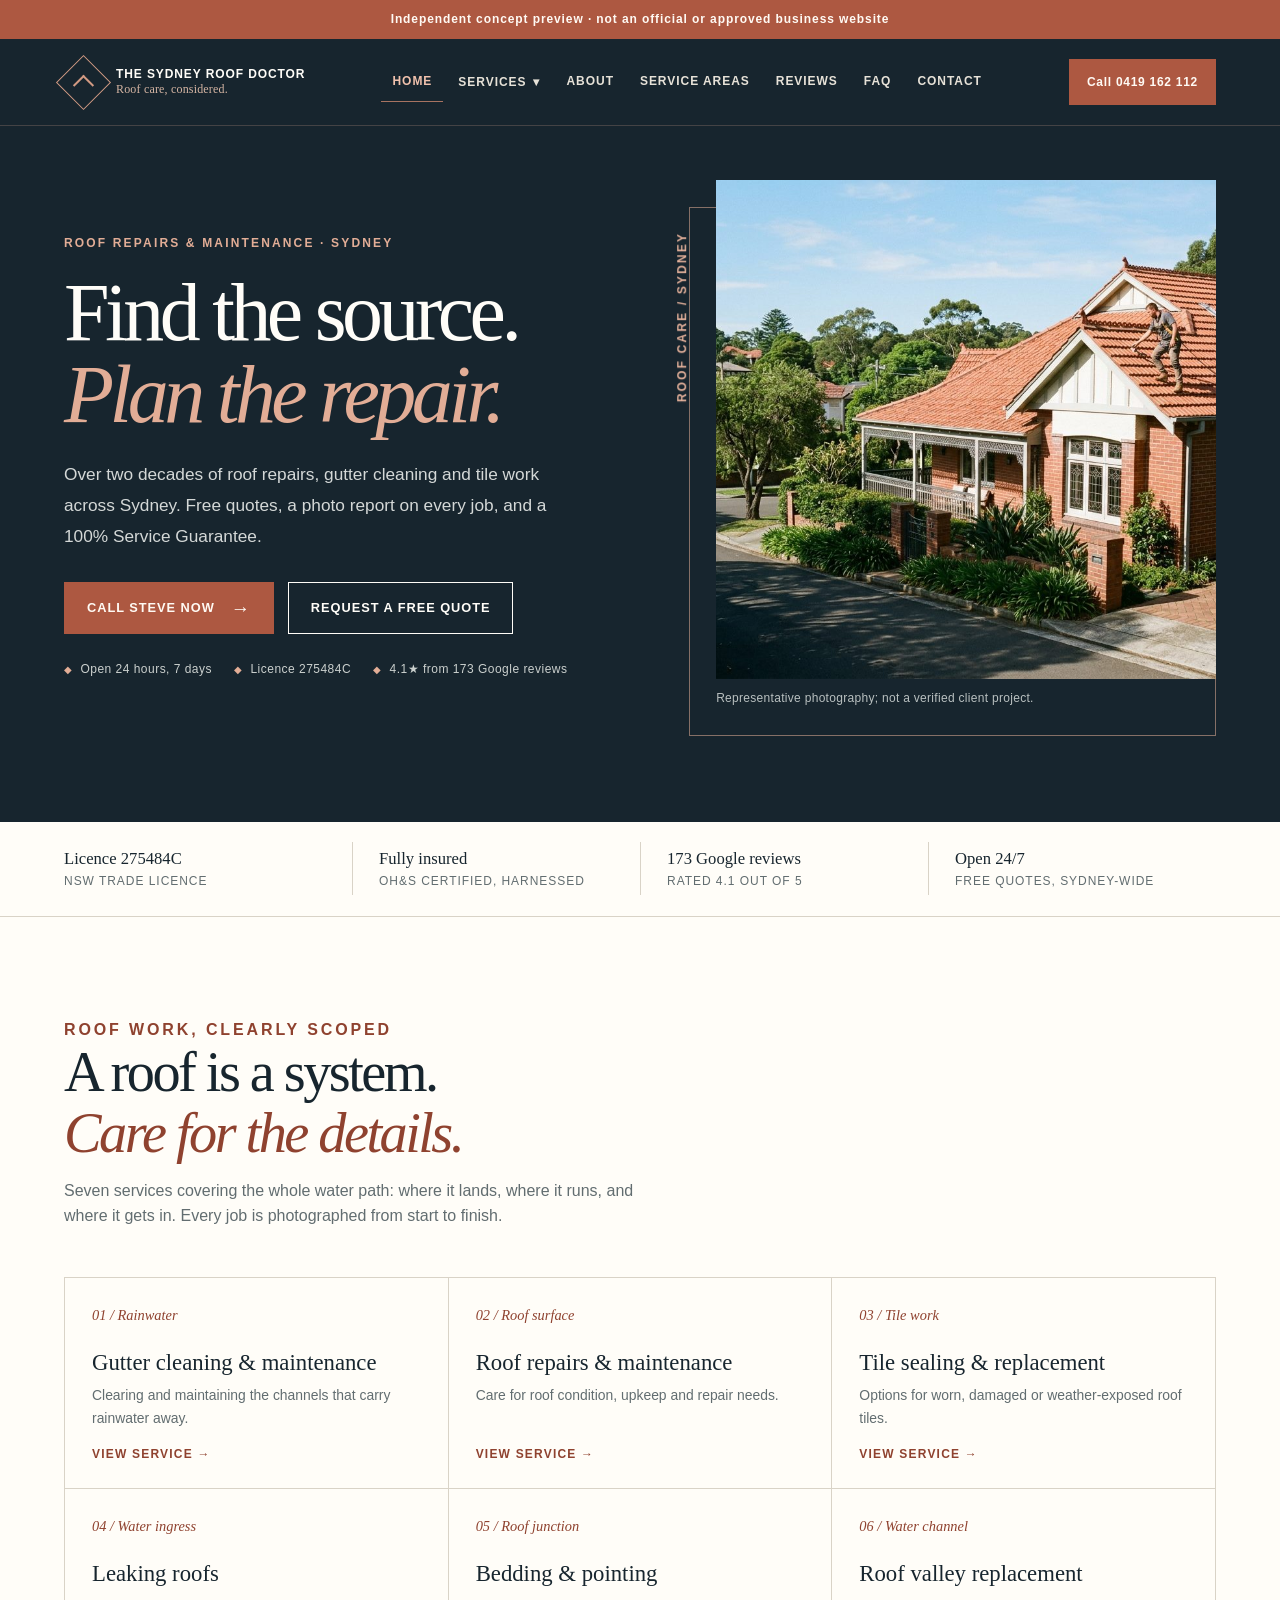
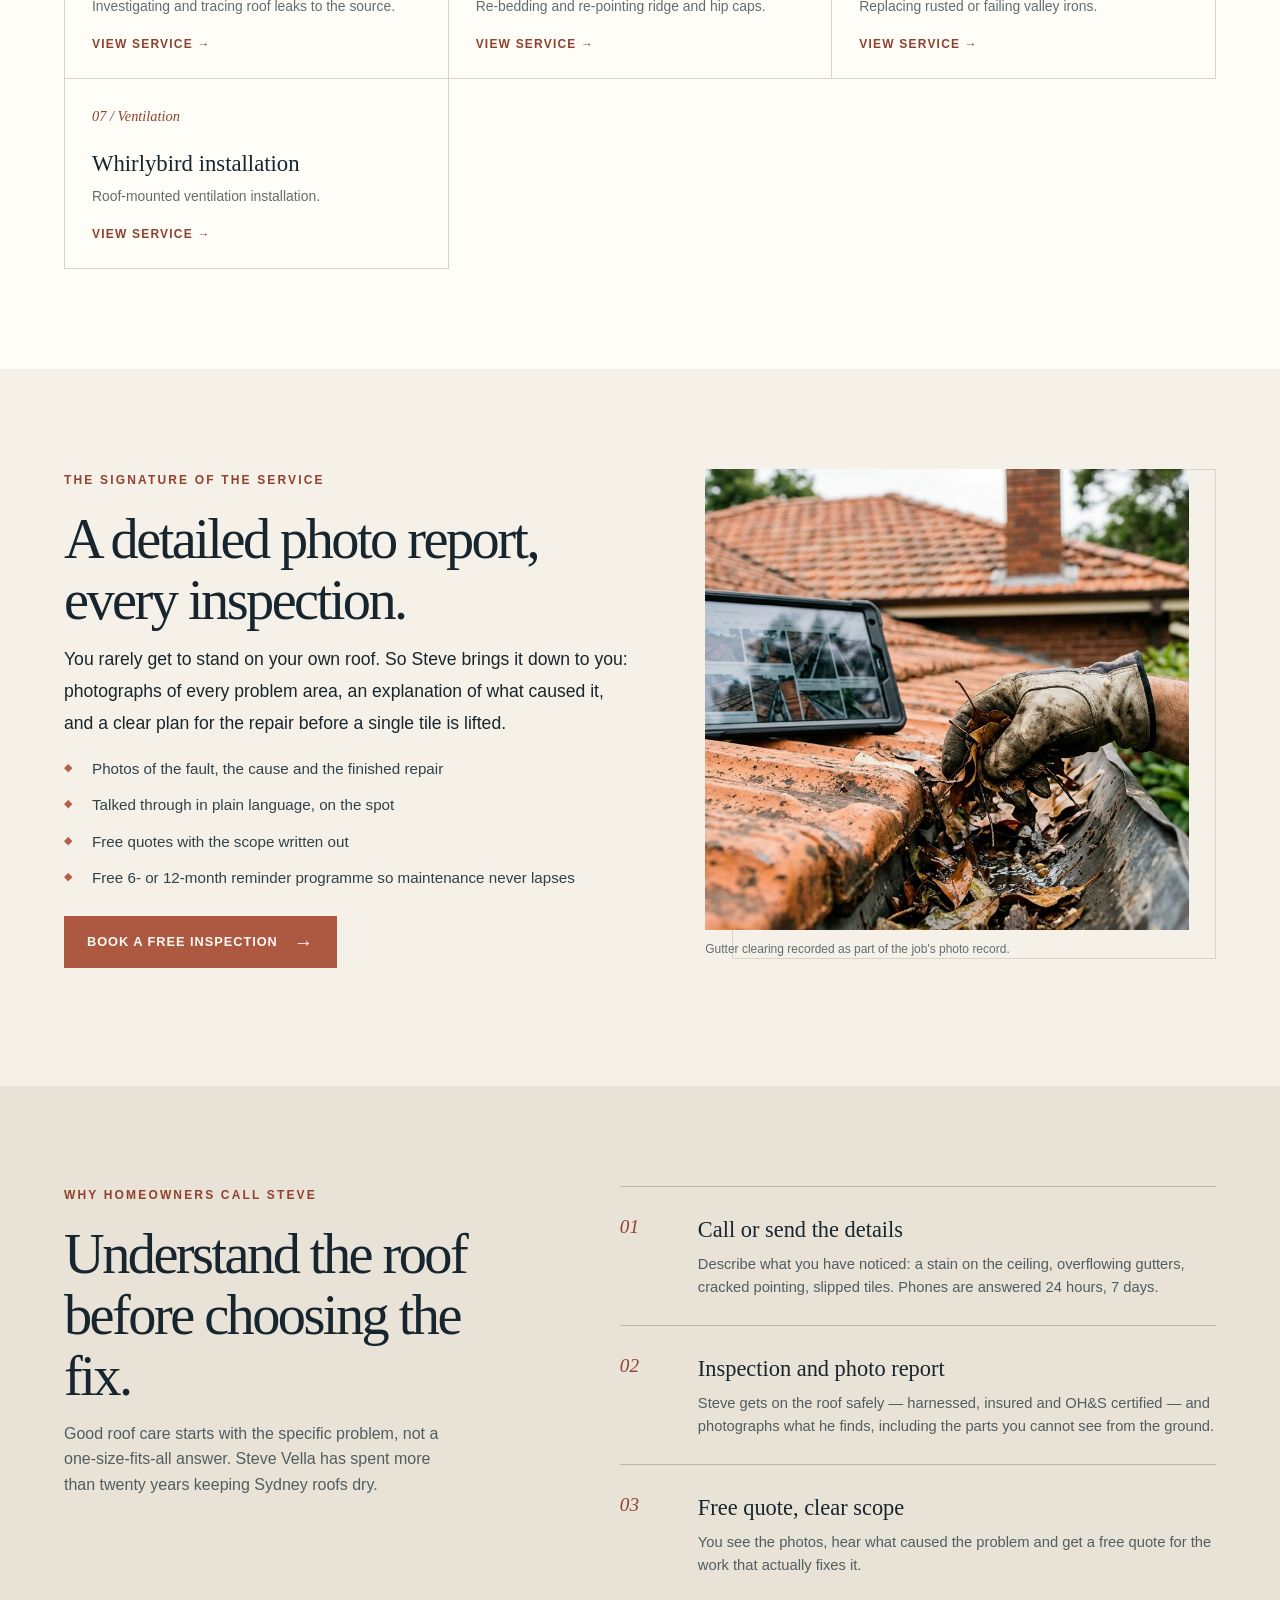
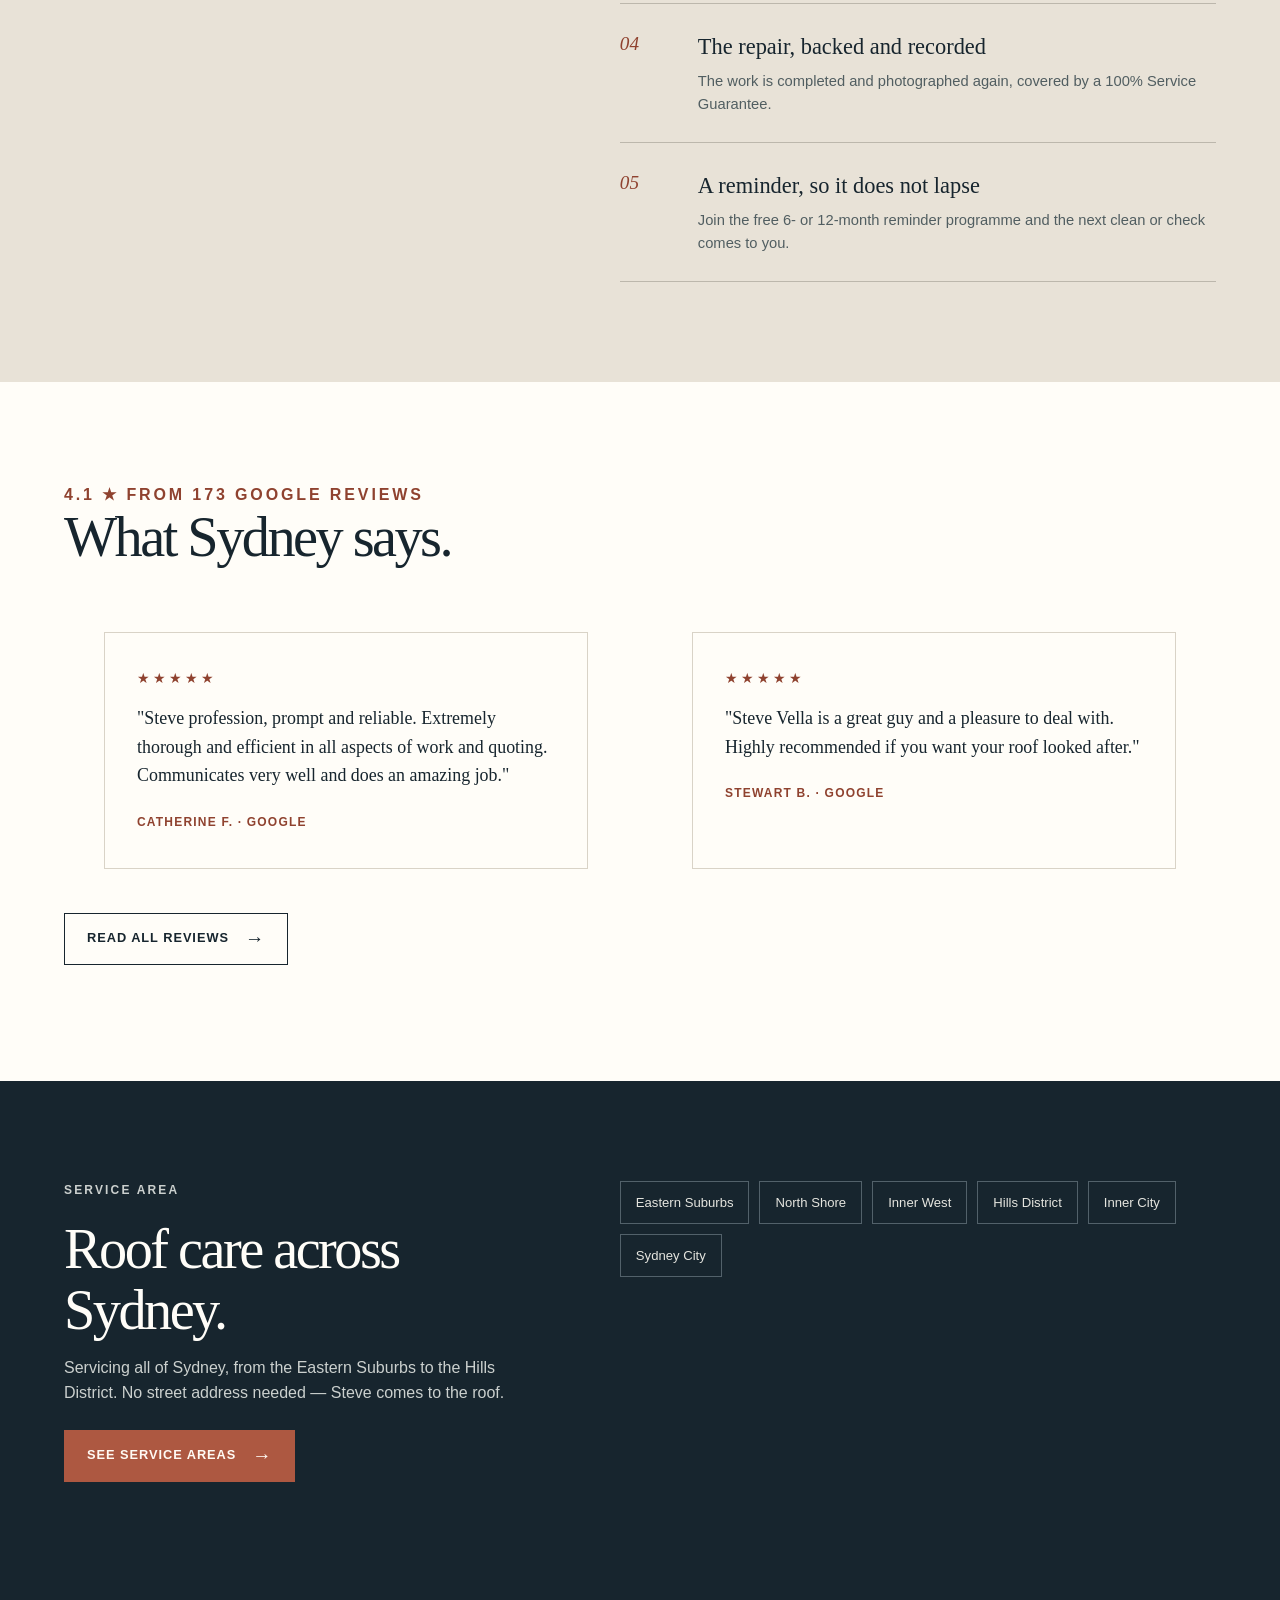
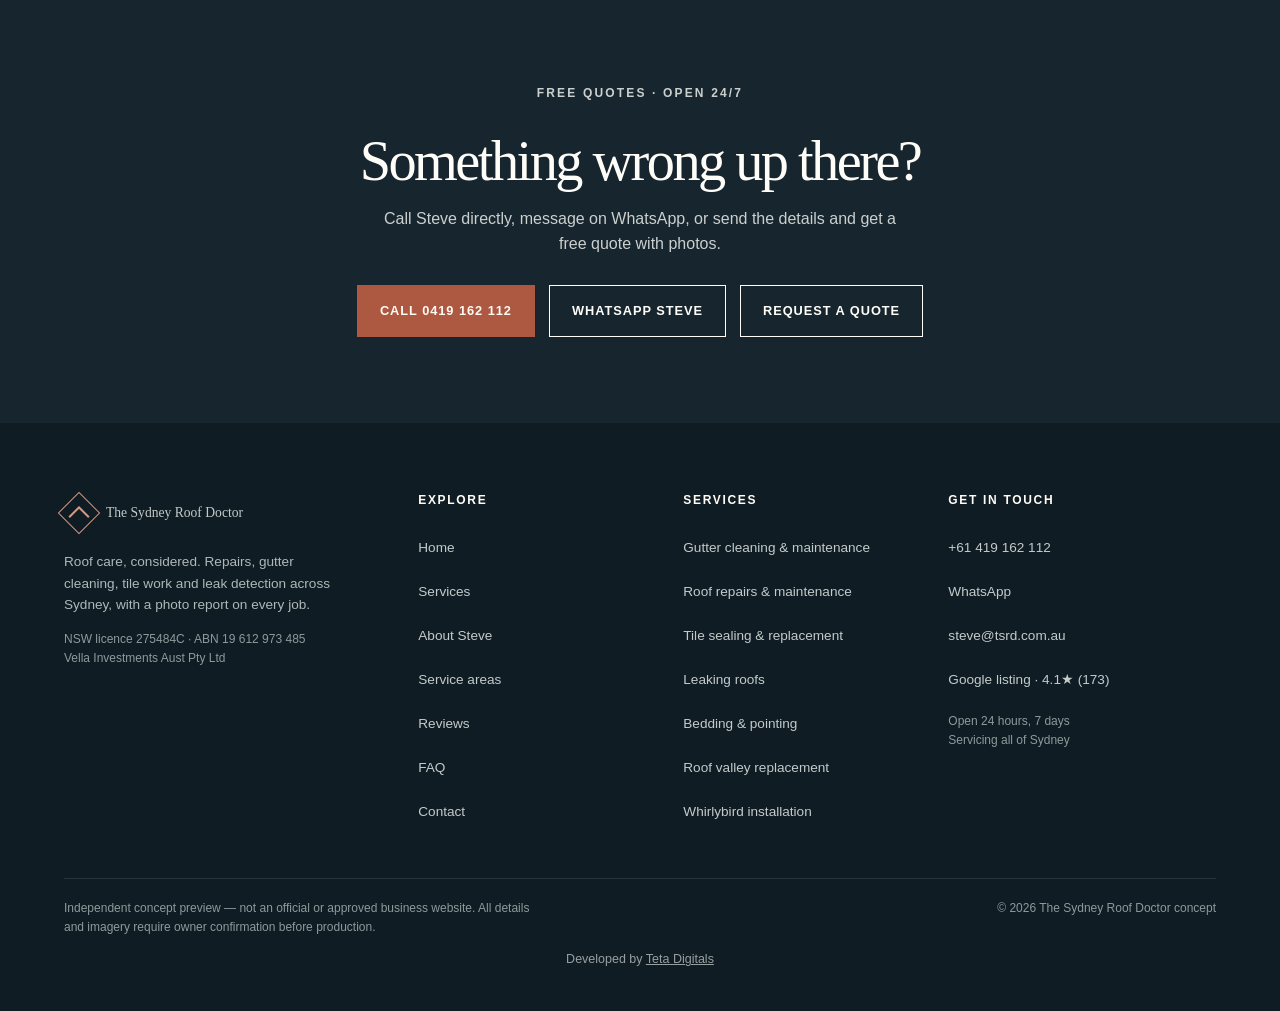
<file: sydney-roof-doctor/index.html>
<!doctype html>
<html lang="en">
<head>
  <meta charset="utf-8">
  <meta name="viewport" content="width=device-width, initial-scale=1">
  <meta name="robots" content="noindex,nofollow">
  <meta name="description" content="An independent concept preview for The Sydney Roof Doctor: roof repairs, leak detection, gutter cleaning, tile work, bedding and pointing across Sydney.">
  <meta name="theme-color" content="#17252e">
  <title>The Sydney Roof Doctor — Find the source. Plan the repair.</title>
  <style>
    :root {
      color-scheme: light;
      --ink: #17252e;
      --ink-deep: #101c23;
      --ink-soft: #31414a;
      --ivory: #f5f1e8;
      --paper: #fffdf8;
      --sand: #e8e2d7;
      --terracotta: #b65e46;
      --terracotta-deep: #8f422f;
      --terracotta-light: #e2ad96;
      --line: #d9d3c7;
      --muted: #626d70;
      --serif: Georgia, "Times New Roman", serif;
      --sans: "Avenir Next", Avenir, "Segoe UI", sans-serif;
      --wrap: min(1240px, 90%);
    }
    *, *::before, *::after { box-sizing: border-box; }
    html { scroll-behavior: smooth; }
    body { margin: 0; background: var(--ivory); color: var(--ink); font-family: var(--sans); font-size: 16px; line-height: 1.6; -webkit-font-smoothing: antialiased; }
    a { color: inherit; }
    a:focus-visible, button:focus-visible, input:focus-visible, select:focus-visible, textarea:focus-visible, summary:focus-visible { outline: 3px solid var(--terracotta); outline-offset: 3px; border-radius: 2px; }
    img { max-width: 100%; }
    h1, h2, h3, h4, p, ul, ol { margin-top: 0; }
    .preview-note { padding: 10px 5vw; background: var(--terracotta); color: #fffaf4; text-align: center; font-size: .76rem; font-weight: 700; letter-spacing: .075em; }
    .eyebrow { margin: 0 0 19px; color: var(--terracotta-light); font-size: .72rem; font-weight: 700; letter-spacing: .18em; text-transform: uppercase; }
    .section-heading .eyebrow, .on-light .eyebrow { color: var(--terracotta-deep); }
    h1 { margin-bottom: 23px; font-family: var(--serif); font-size: clamp(3rem, 6.4vw, 6rem); font-weight: 400; letter-spacing: -.055em; line-height: 1; }
    h1 em, h2 em { color: var(--terracotta-light); font-weight: 400; }
    .on-light h2 em, .section h2 em { color: var(--terracotta-deep); }
    h2 { margin-bottom: 14px; font-family: var(--serif); font-size: clamp(2.3rem, 4.4vw, 3.8rem); font-weight: 400; letter-spacing: -.045em; line-height: 1.08; }
    h3 { font-family: var(--serif); font-weight: 400; }
    .button { min-height: 52px; padding: 14px 22px; display: inline-flex; align-items: center; justify-content: center; gap: 16px; background: var(--terracotta); color: #fffaf4; font-size: .8rem; font-weight: 750; letter-spacing: .075em; text-decoration: none; text-transform: uppercase; border: 1px solid var(--terracotta); cursor: pointer; font-family: inherit; transition: background .2s ease, transform .2s ease; }
    .button:hover { background: var(--terracotta-deep); border-color: var(--terracotta-deep); transform: translateY(-2px); }
    .button--ghost { background: transparent; color: inherit; border: 1px solid currentColor; }
    .button--ghost:hover { background: rgba(182,94,70,.12); border-color: var(--terracotta); color: inherit; transform: translateY(-2px); }
    .arrow { font-size: 1.2rem; line-height: 1; }
    .btn-row { display: flex; flex-wrap: wrap; gap: 14px; }

    /* @header */
    .site-header { position: sticky; top: 0; z-index: 60; background: var(--ink); color: var(--paper); border-bottom: 1px solid rgba(226,173,150,.22); }
    .header-inner { width: var(--wrap); min-height: 86px; margin: auto; display: flex; align-items: center; justify-content: space-between; gap: 24px; }
    .brand { display: inline-flex; align-items: center; gap: 13px; text-decoration: none; }
    .brand-mark { width: 39px; height: 39px; flex: none; border: 1px solid #d29a83; transform: rotate(45deg); display: grid; place-items: center; }
    .brand-mark::before { content: ""; width: 15px; height: 15px; border-top: 2px solid #d29a83; border-left: 2px solid #d29a83; transform: translate(2px, 2px); }
    .brand-name { font-size: .9rem; font-weight: 700; letter-spacing: .075em; line-height: 1.25; text-transform: uppercase; }
    .brand-name span { display: block; color: #d5b5a3; font-family: var(--serif); font-weight: 400; font-size: .83rem; letter-spacing: .015em; text-transform: none; }
    .nav { display: flex; align-items: center; gap: 4px; }
    .nav a, .nav button.navtrigger { padding: 10px 11px; color: #e7e2d8; font-size: .76rem; font-weight: 700; letter-spacing: .08em; text-transform: uppercase; text-decoration: none; background: none; border: 0; font-family: inherit; cursor: pointer; display: inline-flex; align-items: center; gap: 7px; border-bottom: 1px solid transparent; transition: color .2s ease, border-color .2s ease; }
    .nav a:hover, .nav button.navtrigger:hover { color: #f1c2ad; }
    .nav a.is-active, .nav .has-menu.is-active > button { color: #f1c2ad; border-bottom-color: #a77361; }
    .has-menu { position: relative; }
    .menu { position: absolute; top: calc(100% + 10px); left: -8px; min-width: 268px; padding: 8px; background: var(--paper); border: 1px solid var(--line); box-shadow: 0 22px 44px rgba(16,28,35,.22); display: none; }
    .menu::before { content: ""; position: absolute; left: 0; right: 0; top: -12px; height: 12px; }
    .has-menu:hover .menu, .menu.is-open { display: block; }
    .menu a { display: block; padding: 10px 12px; color: var(--ink); font-size: .74rem; letter-spacing: .05em; border-bottom: 0; }
    .menu a:hover { background: var(--ivory); color: var(--terracotta-deep); }
    .menu a.is-active { color: var(--terracotta-deep); }
    .menu-top { font-family: var(--serif); font-style: italic; text-transform: none; letter-spacing: 0; font-size: .85rem !important; color: var(--muted) !important; border-bottom: 1px solid var(--line) !important; }
    .header-cta { display: inline-flex; align-items: center; gap: 10px; min-height: 46px; padding: 9px 18px; background: var(--terracotta); color: #fffaf4; font-size: .78rem; font-weight: 750; letter-spacing: .06em; text-decoration: none; transition: background .2s ease; }
    .header-cta:hover { background: var(--terracotta-deep); }
    .burger { display: none; width: 46px; height: 46px; background: none; border: 1px solid #52616a; color: var(--paper); cursor: pointer; }
    .burger span { display: block; width: 20px; height: 1.5px; margin: 4px auto; background: currentColor; transition: transform .2s ease, opacity .2s ease; }
    .burger[aria-expanded="true"] span:nth-child(1) { transform: translateY(5.5px) rotate(45deg); }
    .burger[aria-expanded="true"] span:nth-child(2) { opacity: 0; }
    .burger[aria-expanded="true"] span:nth-child(3) { transform: translateY(-5.5px) rotate(-45deg); }
    .mobile-nav { display: none; padding: 10px 5vw 26px; background: var(--ink); border-top: 1px solid rgba(226,173,150,.2); }
    .mobile-nav.is-open { display: block; }
    .mobile-nav a { display: block; padding: 13px 0; color: #e7e2d8; font-size: .82rem; font-weight: 700; letter-spacing: .08em; text-transform: uppercase; text-decoration: none; border-bottom: 1px solid rgba(226,173,150,.16); }
    .mobile-nav a.sub { padding-left: 16px; font-weight: 400; font-size: .78rem; letter-spacing: .04em; text-transform: none; font-family: var(--serif); color: #cbd0ce; }
    .mobile-nav a.is-active { color: #f1c2ad; }

    /* @page transitions */
    .page { display: none; }
    .page.is-current { display: block; animation: fade .45s ease both; }
    @keyframes fade { from { opacity: 0; transform: translateY(10px); } to { opacity: 1; transform: none; } }
    .reveal { opacity: 0; transform: translateY(22px); transition: opacity .7s ease, transform .7s ease; }
    .reveal.is-in { opacity: 1; transform: none; }

    /* @hero */
    .hero { background: var(--ink); color: var(--paper); padding: 54px 5vw 86px; overflow: hidden; }
    .hero-grid { width: min(1240px, 100%); margin: 0 auto; display: grid; grid-template-columns: 1.02fr .98fr; align-items: center; gap: clamp(32px, 6vw, 86px); }
    .hero-copy { position: relative; z-index: 1; padding: 18px 0 20px; }
    .hero-intro { max-width: 520px; margin-bottom: 30px; color: #d4d8d7; font-size: 1.08rem; line-height: 1.8; }
    .hero-figure { margin: 0; position: relative; padding: 0 0 27px 27px; }
    .hero-figure::before { content: ""; position: absolute; inset: 27px 0 0 0; border: 1px solid rgba(226,173,150,.55); }
    .hero-image { width: 100%; height: clamp(340px, 39vw, 520px); display: block; position: relative; z-index: 1; object-fit: cover; background: #50606a; }
    .photo-caption { position: relative; z-index: 1; margin: 10px 0 0; color: #b9c0c0; font-size: .72rem; letter-spacing: .025em; }
    .hero-index { position: absolute; z-index: 2; left: -16px; top: 52px; writing-mode: vertical-rl; transform: rotate(180deg); color: #e5b29c; font-size: .68rem; font-weight: 700; letter-spacing: .18em; text-transform: uppercase; }
    .hero-meta { display: flex; flex-wrap: wrap; gap: 8px 22px; margin: 26px 0 0; padding: 0; list-style: none; color: #cbd0ce; font-size: .78rem; letter-spacing: .04em; }
    .hero-meta li::before { content: "◆"; margin-right: 8px; color: var(--terracotta-light); font-size: .6rem; }

    /* @page banner */
    .page-hero { background: var(--ink); color: var(--paper); padding: 72px 5vw 76px; }
    .page-hero .inner { width: min(1160px, 100%); margin: auto; }
    .page-hero h1 { max-width: 15ch; font-size: clamp(2.6rem, 5.4vw, 4.6rem); }
    .page-hero p { max-width: 560px; margin: 0; color: #cbd0ce; font-size: 1.02rem; }
    .crumb { margin: 0 0 18px; color: #9fb0b3; font-size: .72rem; letter-spacing: .14em; text-transform: uppercase; }
    .crumb a { text-decoration: none; }
    .crumb a:hover { color: #f1c2ad; }

    /* @strip */
    .signal-strip { background: var(--paper); border-bottom: 1px solid var(--line); }
    .signal-inner { width: var(--wrap); min-height: 94px; margin: auto; display: grid; grid-template-columns: repeat(4, 1fr); align-items: center; }
    .signal { min-height: 43px; padding: 4px 26px; border-left: 1px solid var(--line); }
    .signal:first-child { padding-left: 0; border-left: 0; }
    .signal b { display: block; font-family: var(--serif); font-size: 1.04rem; font-weight: 400; }
    .signal span { display: block; color: var(--muted); font-size: .71rem; letter-spacing: .08em; text-transform: uppercase; }

    /* @sections */
    .section { padding: 100px 5vw; }
    .section--tight { padding: 72px 5vw; }
    .section-inner { width: min(1160px, 100%); margin: 0 auto; }
    .section-heading { max-width: 720px; margin-bottom: 48px; }
    .section-heading p { max-width: 600px; margin-bottom: 0; color: var(--muted); font-size: 1rem; }
    .paper { background: var(--paper); }
    .sand { background: var(--sand); }
    .dark { background: var(--ink); color: var(--paper); }
    .dark p { color: #cbd0ce; }
    .prose p { max-width: 62ch; color: var(--ink-soft); }
    .lede { font-size: 1.1rem; line-height: 1.8; }

    /* @service grid */
    .service-grid { display: grid; grid-template-columns: repeat(3, 1fr); border-top: 1px solid var(--line); border-left: 1px solid var(--line); }
    .service-card { min-height: 190px; padding: 26px 27px 24px; border-right: 1px solid var(--line); border-bottom: 1px solid var(--line); text-decoration: none; display: flex; flex-direction: column; transition: background .25s ease, transform .25s ease; }
    .service-card:hover { background: var(--ivory); transform: translateY(-3px); }
    .service-no { display: block; margin-bottom: 22px; color: var(--terracotta-deep); font-family: var(--serif); font-size: .9rem; font-style: italic; }
    .service-card h3 { margin-bottom: 8px; font-size: 1.42rem; line-height: 1.2; }
    .service-card p { margin: 0 0 16px; color: var(--muted); font-size: .87rem; }
    .service-card .more { margin-top: auto; color: var(--terracotta-deep); font-size: .72rem; font-weight: 700; letter-spacing: .1em; text-transform: uppercase; }

    /* @cards */
    .cards { display: grid; grid-template-columns: repeat(auto-fit, minmax(250px, 1fr)); gap: 1px; background: var(--line); border: 1px solid var(--line); }
    .cards > * { padding: 28px 26px; background: var(--paper); }
    .cards h3 { margin-bottom: 8px; font-size: 1.3rem; }
    .cards p { margin: 0; color: var(--muted); font-size: .9rem; }
    .sand .cards > * { background: #efeae0; }

    /* @steps */
    .split { display: grid; grid-template-columns: .85fr 1.15fr; gap: clamp(40px, 9vw, 120px); align-items: start; }
    .split--form { grid-template-columns: 1.2fr .8fr; gap: clamp(32px, 5vw, 64px); }
    .sticky-title { position: sticky; top: 110px; }
    .sticky-title p { max-width: 380px; color: #515e61; }
    .steps { border-top: 1px solid #bcb7ac; }
    .step { display: grid; grid-template-columns: 58px 1fr; gap: 20px; padding: 25px 0; border-bottom: 1px solid #bcb7ac; }
    .step-num { color: var(--terracotta-deep); font-family: var(--serif); font-size: 1.2rem; font-style: italic; }
    .step h3 { margin-bottom: 5px; font-size: 1.4rem; }
    .step p { max-width: 540px; margin: 0; color: #515e61; font-size: .92rem; }

    /* @ticklist */
    .ticks { margin: 0; padding: 0; list-style: none; display: grid; gap: 12px; }
    .ticks li { padding-left: 28px; position: relative; color: var(--ink-soft); font-size: .95rem; }
    .ticks li::before { content: "◆"; position: absolute; left: 0; top: .18em; color: var(--terracotta); font-size: .7rem; }
    .dark .ticks li { color: #d4d8d7; }

    /* @feature with photo */
    .feature { display: grid; grid-template-columns: 1.05fr .95fr; gap: clamp(32px, 6vw, 80px); align-items: center; }
    .feature figure { margin: 0; position: relative; padding: 0 27px 27px 0; }
    .feature figure::before { content: ""; position: absolute; inset: 0 0 27px 27px; border: 1px solid var(--line); }
    .feature img { position: relative; z-index: 1; width: 100%; height: clamp(320px, 36vw, 480px); object-fit: cover; display: block; background: #50606a; }
    .feature figcaption { position: relative; z-index: 1; margin-top: 10px; color: var(--muted); font-size: .72rem; }
    .feature--flip figure { padding: 0 0 27px 27px; }
    .feature--flip figure::before { inset: 27px 27px 0 0; }

    /* @quotes */
    .quotes { display: grid; grid-template-columns: repeat(auto-fit, minmax(270px, 1fr)); gap: 24px; }
    .quote { padding: 34px 32px; background: var(--paper); border: 1px solid var(--line); position: relative; }
    .dark .quote { background: rgba(255,253,248,.05); border-color: #42525a; }
    .quote blockquote { margin: 0 0 18px; font-family: var(--serif); font-size: 1.12rem; line-height: 1.6; }
    .quote cite { font-style: normal; font-size: .74rem; font-weight: 700; letter-spacing: .1em; text-transform: uppercase; color: var(--terracotta-deep); }
    .dark .quote cite { color: var(--terracotta-light); }
    .stars { margin: 0 0 14px; color: var(--terracotta); letter-spacing: .2em; font-size: .9rem; }
    .dark .stars { color: var(--terracotta-light); }

    /* @areas */
    .area-list { display: flex; flex-wrap: wrap; gap: 10px; }
    .area-list span { padding: 10px 15px; border: 1px solid #52616a; color: #e5e5df; font-size: .82rem; }
    .area-block { padding: 30px 28px; background: var(--paper); border: 1px solid var(--line); }
    .area-block h3 { margin-bottom: 6px; font-size: 1.5rem; }
    .area-block p { color: var(--muted); font-size: .86rem; }
    .suburbs { margin: 0; padding: 0; list-style: none; display: flex; flex-wrap: wrap; gap: 6px 8px; }
    .suburbs li { padding: 5px 10px; background: var(--ivory); border: 1px solid var(--line); font-size: .76rem; color: var(--ink-soft); }

    /* @faq */
    .faq { border-top: 1px solid var(--line); }
    .faq details { border-bottom: 1px solid var(--line); }
    .faq summary { list-style: none; cursor: pointer; padding: 22px 48px 22px 0; position: relative; font-family: var(--serif); font-size: 1.25rem; }
    .faq summary::-webkit-details-marker { display: none; }
    .faq summary::after { content: "+"; position: absolute; right: 8px; top: 18px; color: var(--terracotta-deep); font-size: 1.5rem; transition: transform .2s ease; }
    .faq details[open] summary::after { content: "–"; }
    .faq .answer { padding: 0 60px 24px 0; margin: 0; color: var(--ink-soft); font-size: .96rem; max-width: 72ch; }

    /* @contact */
    .contact-panel { position: relative; padding: clamp(32px, 6vw, 70px); background: var(--paper); border: 1px solid var(--line); display: grid; grid-template-columns: 1fr auto; gap: 38px; align-items: center; }
    .contact-panel::before { content: ""; position: absolute; inset: 9px; border: 1px solid #e8e0d5; pointer-events: none; }
    .contact-panel > * { position: relative; z-index: 1; }
    .contact-action { text-align: right; }
    .contact-email { display: block; margin-top: 13px; color: var(--ink-soft); font-size: .82rem; text-underline-offset: 3px; }
    .form { display: grid; gap: 18px; padding: clamp(28px, 4vw, 44px); background: var(--paper); border: 1px solid var(--line); }
    .field { display: grid; gap: 7px; }
    .field label { font-size: .72rem; font-weight: 700; letter-spacing: .1em; text-transform: uppercase; color: var(--ink-soft); }
    .field input, .field select, .field textarea { min-height: 48px; padding: 12px 14px; background: var(--ivory); border: 1px solid var(--line); font-family: inherit; font-size: .95rem; color: var(--ink); }
    .field textarea { min-height: 130px; resize: vertical; }
    .two-col { display: grid; grid-template-columns: 1fr 1fr; gap: 18px; }
    .form-note { margin: 0; color: var(--muted); font-size: .76rem; }
    .thanks { padding: 22px 24px; background: var(--sand); border: 1px solid var(--line); font-size: .92rem; }
    .map-card { display: block; padding: 30px 28px; background: linear-gradient(135deg, #1d2f3a, #17252e); color: var(--paper); text-decoration: none; border: 1px solid #42525a; transition: transform .2s ease; }
    .map-card:hover { transform: translateY(-3px); }
    .map-card h3 { margin-bottom: 6px; font-size: 1.4rem; }
    .map-card p { margin: 0; color: #cbd0ce; font-size: .86rem; }
    .cta-band { padding: 86px 5vw; background: var(--ink); color: var(--paper); text-align: center; }
    .cta-band .section-inner { max-width: 760px; }
    .cta-band h2 { margin-bottom: 14px; }
    .cta-band p { margin: 0 auto 28px; max-width: 540px; color: #cbd0ce; }
    .cta-band .btn-row { justify-content: center; }

    /* @footer */
    footer { background: var(--ink-deep); color: #d3d8d5; padding: 68px 5vw 30px; }
    .footer-inner { width: min(1240px, 100%); margin: auto; display: grid; grid-template-columns: 1.4fr 1fr 1fr 1.2fr; gap: 42px; }
    .footer-inner h4 { margin: 0 0 16px; color: var(--paper); font-size: .72rem; font-weight: 700; letter-spacing: .14em; text-transform: uppercase; }
    .footer-inner ul { margin: 0; padding: 0; list-style: none; display: grid; gap: 9px; }
    .footer-inner a { color: #c3cbca; font-size: .85rem; text-decoration: none; }
    .footer-inner a:hover { color: #f1c2ad; }
    .footer-blurb { max-width: 36ch; color: #aeb8b8; font-size: .85rem; }
    .footer-brand { display: inline-flex; align-items: center; gap: 12px; margin-bottom: 16px; text-decoration: none; color: var(--paper); font-family: var(--serif); font-size: 1.1rem; }
    .footer-ids { margin: 10px 0 0; color: #8e9a9a; font-size: .76rem; }
    .footer-bottom { width: min(1240px, 100%); margin: 44px auto 0; padding-top: 20px; border-top: 1px solid #27353c; display: flex; justify-content: space-between; gap: 20px; flex-wrap: wrap; }
    .footer-bottom p { margin: 0; color: #8e9a9a; font-size: .74rem; max-width: 70ch; }
    .to-top { position: fixed; right: 20px; bottom: 20px; z-index: 70; width: 48px; height: 48px; display: none; place-items: center; background: var(--ink); color: var(--paper); border: 1px solid #52616a; cursor: pointer; font-size: 1rem; }
    .to-top.is-vis { display: grid; }
    .to-top:hover { background: var(--terracotta); border-color: var(--terracotta); }

    @media (max-width: 1040px) {
      .nav { display: none; }
      .burger { display: block; }
      .footer-inner { grid-template-columns: 1fr 1fr; }
    }
    @media (max-width: 860px) {
      .hero-grid, .split, .feature { grid-template-columns: 1fr; gap: 34px; }
      .sticky-title { position: static; }
      .feature figure, .feature--flip figure { padding: 0 0 22px 22px; }
      .feature figure::before, .feature--flip figure::before { inset: 22px 0 0 0; }
      .signal-inner { grid-template-columns: 1fr 1fr; gap: 18px 0; padding: 20px 0; }
      .service-grid { grid-template-columns: 1fr 1fr; }
      .contact-panel { grid-template-columns: 1fr; gap: 24px; }
      .contact-action { text-align: left; }
    }
    @media (max-width: 560px) {
      body { font-size: 15px; }
      .preview-note { padding: 9px 16px; font-size: .66rem; letter-spacing: .04em; }
      .header-inner { min-height: 72px; width: 88%; }
      .brand-mark { width: 32px; height: 32px; }
      .brand-name { font-size: .72rem; }
      .brand-name span { font-size: .74rem; }
      .header-cta { padding: 9px 12px; font-size: .68rem; letter-spacing: .04em; }
      .hero { padding: 26px 6vw 52px; }
      .hero-image { height: 72vw; min-height: 250px; }
      .section, .section--tight { padding: 62px 6vw; }
      .page-hero { padding: 48px 6vw 54px; }
      .signal-inner { grid-template-columns: 1fr; width: 88%; }
      .signal, .signal:first-child { padding: 0 0 0 13px; border-left: 2px solid #d6a28a; }
      .service-grid { grid-template-columns: 1fr; }
      .two-col { grid-template-columns: 1fr; }
      .footer-inner { grid-template-columns: 1fr; gap: 30px; }
      .step { grid-template-columns: 34px 1fr; gap: 11px; }
      .faq .answer { padding-right: 10px; }
      .cta-band { padding: 62px 6vw; }
    }
    /* @accessibility floor: 12px text, 4.5:1 fills, 44px taps */
    .preview-note, .button, .header-cta { background-color: #ad5841; border-color: #ad5841; }
    .button--ghost { background-color: transparent; border-color: currentColor; }
    .button:hover, .header-cta:hover { background-color: var(--terracotta-deep); border-color: var(--terracotta-deep); }
    .button--ghost:hover { background-color: rgba(182,94,70,.12); border-color: var(--terracotta); }
    .stars { color: var(--terracotta-deep); }
    .preview-note, .eyebrow, .hero-index, .photo-caption, .signal span, .service-card .more, .feature figcaption,
    .quote cite, .footer-inner h4, .footer-bottom p, .menu a, .brand-name, .brand-name span, .header-cta,
    .crumb, .field label, .form-note, .footer-ids, .hero-meta, .nav a, .nav button.navtrigger, .suburbs li { font-size: max(.75rem, 12px); }
    .brand { min-height: 48px; }
    .burger { flex: none; width: 46px; }
    .footer-brand { min-height: 44px; }
    .footer-inner ul { gap: 0; }
    .footer-inner ul a { display: inline-flex; align-items: center; min-height: 44px; min-width: 44px; }
    .cta-short { display: none; }
    @media (max-width: 560px) {
      .cta-long { display: none; }
      .cta-short { display: inline; }
      .header-inner { gap: 10px; }
      .brand { gap: 10px; min-width: 0; }
      .brand-name { letter-spacing: .04em; }
      .preview-note { letter-spacing: .02em; }
    }
    @media (prefers-reduced-motion: reduce) { html { scroll-behavior: auto; } *, *::before, *::after { transition-duration: .01ms !important; animation-duration: .01ms !important; } .reveal { opacity: 1; transform: none; } }
  </style>
</head>
<body>
  <div class="preview-note" role="note">Independent concept preview · not an official or approved business website</div>
  <header class="site-header">
    <div class="header-inner">
      <a class="brand" href="#/" aria-label="The Sydney Roof Doctor, home">
        <span class="brand-mark" aria-hidden="true"></span>
        <span class="brand-name">The Sydney Roof Doctor<span>Roof care, considered.</span></span>
      </a>
      <nav class="nav" id="desktop-nav" aria-label="Primary"></nav>
      <div style="display:flex;align-items:center;gap:12px">
        <a class="header-cta" href="tel:+61419162112" aria-label="Call 0419 162 112"><span class="cta-long">Call 0419 162 112</span><span class="cta-short">Call</span></a>
        <button class="burger" id="burger" aria-expanded="false" aria-controls="mobile-nav" aria-label="Menu"><span></span><span></span><span></span></button>
      </div>
    </div>
    <nav class="mobile-nav" id="mobile-nav" aria-label="Mobile"></nav>
  </header>

  <main id="view">

    <!-- @home -->
    <div class="page" id="page-home">
      <section class="hero" aria-labelledby="hero-title">
        <div class="hero-grid">
          <div class="hero-copy">
            <p class="eyebrow">Roof repairs &amp; maintenance · Sydney</p>
            <h1 id="hero-title">Find the source.<br><em>Plan the repair.</em></h1>
            <p class="hero-intro">Over two decades of roof repairs, gutter cleaning and tile work across Sydney. Free quotes, a photo report on every job, and a 100% Service Guarantee.</p>
            <div class="btn-row">
              <a class="button" href="tel:+61419162112">Call Steve now <span class="arrow" aria-hidden="true">→</span></a>
              <a class="button button--ghost" href="#/contact">Request a free quote</a>
            </div>
            <ul class="hero-meta">
              <li>Open 24 hours, 7 days</li>
              <li>Licence 275484C</li>
              <li>4.1★ from 173 Google reviews</li>
            </ul>
          </div>
          <figure class="hero-figure">
            <span class="hero-index" aria-hidden="true">Roof care / Sydney</span>
            <img class="hero-image" src="srd-hero.jpg" alt="A roofer working on the terracotta tiled roof of a Sydney federation home.">
            <figcaption class="photo-caption">Representative photography; not a verified client project.</figcaption>
          </figure>
        </div>
      </section>

      <div class="signal-strip" aria-label="Trust signals">
        <div class="signal-inner">
          <div class="signal"><b>Licence 275484C</b><span>NSW trade licence</span></div>
          <div class="signal"><b>Fully insured</b><span>OH&amp;S certified, harnessed</span></div>
          <div class="signal"><b>173 Google reviews</b><span>Rated 4.1 out of 5</span></div>
          <div class="signal"><b>Open 24/7</b><span>Free quotes, Sydney-wide</span></div>
        </div>
      </div>

      <section class="section paper" aria-labelledby="home-services">
        <div class="section-inner">
          <div class="section-heading reveal">
            <p class="eyebrow">Roof work, clearly scoped</p>
            <h2 id="home-services">A roof is a system.<br><em>Care for the details.</em></h2>
            <p>Seven services covering the whole water path: where it lands, where it runs, and where it gets in. Every job is photographed from start to finish.</p>
          </div>
          <div class="service-grid reveal" id="home-service-grid"></div>
        </div>
      </section>

      <section class="section" aria-labelledby="home-report">
        <div class="section-inner feature reveal">
          <div class="on-light">
            <p class="eyebrow">The signature of the service</p>
            <h2 id="home-report">A detailed photo report, every inspection.</h2>
            <p class="prose lede">You rarely get to stand on your own roof. So Steve brings it down to you: photographs of every problem area, an explanation of what caused it, and a clear plan for the repair before a single tile is lifted.</p>
            <ul class="ticks">
              <li>Photos of the fault, the cause and the finished repair</li>
              <li>Talked through in plain language, on the spot</li>
              <li>Free quotes with the scope written out</li>
              <li>Free 6- or 12-month reminder programme so maintenance never lapses</li>
            </ul>
            <p style="margin-top:26px"><a class="button" href="#/contact">Book a free inspection <span class="arrow" aria-hidden="true">→</span></a></p>
          </div>
          <figure>
            <img src="srd-gutter.jpg" loading="lazy" alt="A gloved hand clearing leaves from a gutter beside a tablet showing photographs of the roof." >
            <figcaption>Gutter clearing recorded as part of the job's photo record.</figcaption>
          </figure>
        </div>
      </section>

      <section class="section sand" aria-labelledby="home-why">
        <div class="section-inner">
          <div class="split">
            <div class="sticky-title on-light reveal">
              <p class="eyebrow">Why homeowners call Steve</p>
              <h2 id="home-why">Understand the roof before choosing the fix.</h2>
              <p>Good roof care starts with the specific problem, not a one-size-fits-all answer. Steve Vella has spent more than twenty years keeping Sydney roofs dry.</p>
            </div>
            <div class="steps reveal" aria-label="How a job runs">
              <article class="step"><span class="step-num">01</span><div><h3>Call or send the details</h3><p>Describe what you have noticed: a stain on the ceiling, overflowing gutters, cracked pointing, slipped tiles. Phones are answered 24 hours, 7 days.</p></div></article>
              <article class="step"><span class="step-num">02</span><div><h3>Inspection and photo report</h3><p>Steve gets on the roof safely — harnessed, insured and OH&amp;S certified — and photographs what he finds, including the parts you cannot see from the ground.</p></div></article>
              <article class="step"><span class="step-num">03</span><div><h3>Free quote, clear scope</h3><p>You see the photos, hear what caused the problem and get a free quote for the work that actually fixes it.</p></div></article>
              <article class="step"><span class="step-num">04</span><div><h3>The repair, backed and recorded</h3><p>The work is completed and photographed again, covered by a 100% Service Guarantee.</p></div></article>
              <article class="step"><span class="step-num">05</span><div><h3>A reminder, so it does not lapse</h3><p>Join the free 6- or 12-month reminder programme and the next clean or check comes to you.</p></div></article>
            </div>
          </div>
        </div>
      </section>

      <section class="section paper" aria-labelledby="home-reviews">
        <div class="section-inner">
          <div class="section-heading reveal">
            <p class="eyebrow">4.1 ★ from 173 Google reviews</p>
            <h2 id="home-reviews">What Sydney says.</h2>
          </div>
          <div class="quotes reveal">
            <figure class="quote"><p class="stars" aria-hidden="true">★★★★★</p><blockquote>"Steve profession, prompt and reliable. Extremely thorough and efficient in all aspects of work and quoting. Communicates very well and does an amazing job."</blockquote><cite>Catherine F. · Google</cite></figure>
            <figure class="quote"><p class="stars" aria-hidden="true">★★★★★</p><blockquote>"Steve Vella is a great guy and a pleasure to deal with. Highly recommended if you want your roof looked after."</blockquote><cite>Stewart B. · Google</cite></figure>
          </div>
          <p style="margin-top:28px"><a class="button button--ghost" href="#/reviews">Read all reviews <span class="arrow" aria-hidden="true">→</span></a></p>
        </div>
      </section>

      <section class="section dark" aria-labelledby="home-areas">
        <div class="section-inner split">
          <div class="reveal">
            <p class="eyebrow">Service area</p>
            <h2 id="home-areas">Roof care across Sydney.</h2>
            <p>Servicing all of Sydney, from the Eastern Suburbs to the Hills District. No street address needed — Steve comes to the roof.</p>
            <p style="margin-top:24px"><a class="button" href="#/areas">See service areas <span class="arrow" aria-hidden="true">→</span></a></p>
          </div>
          <div class="area-list reveal" aria-label="Sydney service areas">
            <span>Eastern Suburbs</span><span>North Shore</span><span>Inner West</span><span>Hills District</span><span>Inner City</span><span>Sydney City</span>
          </div>
        </div>
      </section>

      <section class="cta-band">
        <div class="section-inner">
          <p class="eyebrow">Free quotes · Open 24/7</p>
          <h2>Something wrong up there?</h2>
          <p>Call Steve directly, message on WhatsApp, or send the details and get a free quote with photos.</p>
          <div class="btn-row">
            <a class="button" href="tel:+61419162112">Call 0419 162 112</a>
            <a class="button button--ghost" href="https://wa.me/61419162112" target="_blank" rel="noopener">WhatsApp Steve</a>
            <a class="button button--ghost" href="#/contact">Request a quote</a>
          </div>
        </div>
      </section>
    </div>

    <!-- @services -->
    <div class="page" id="page-services">
      <section class="page-hero">
        <div class="inner">
          <p class="crumb"><a href="#/">Home</a> / Services</p>
          <p class="eyebrow">Seven services, one standard</p>
          <h1>Every part of the roof, <em>properly looked after.</em></h1>
          <p>From routine gutter cleaning to rebuilding a valley, each job starts with an inspection and ends with photos of the finished work.</p>
        </div>
      </section>
      <section class="section paper">
        <div class="section-inner">
          <div class="service-grid reveal" id="services-grid"></div>
        </div>
      </section>
      <section class="section">
        <div class="section-inner">
          <div class="section-heading on-light reveal">
            <p class="eyebrow">Included on every job</p>
            <h2>The standard, <em>whatever the job.</em></h2>
          </div>
          <div class="cards reveal">
            <div><h3>Photo record</h3><p>Every job is photographed, so you see the problem and the finished repair.</p></div>
            <div><h3>Free quotes</h3><p>No charge to look, explain and price the work.</p></div>
            <div><h3>Safe on the roof</h3><p>Fully insured, OH&amp;S certified and working in roof harnesses.</p></div>
            <div><h3>100% Service Guarantee</h3><p>The work is backed by Steve's 100% Service Guarantee.</p></div>
          </div>
        </div>
      </section>
      <section class="cta-band">
        <div class="section-inner">
          <h2>Not sure which service you need?</h2>
          <p>Describe what you are seeing. Steve will work out the cause and tell you what it needs.</p>
          <div class="btn-row"><a class="button" href="tel:+61419162112">Call 0419 162 112</a><a class="button button--ghost" href="#/contact">Request a quote</a></div>
        </div>
      </section>
    </div>

    <!-- @service detail (filled from data) -->
    <div class="page" id="page-service">
      <section class="page-hero">
        <div class="inner">
          <p class="crumb"><a href="#/">Home</a> / <a href="#/services">Services</a> / <span data-s="name"></span></p>
          <p class="eyebrow" data-s="tag"></p>
          <h1 data-s="title"></h1>
          <p data-s="intro"></p>
          <div class="btn-row" style="margin-top:28px"><a class="button" href="tel:+61419162112">Call 0419 162 112</a><a class="button button--ghost" id="svc-quote" href="#/contact">Get a free quote</a></div>
        </div>
      </section>
      <section class="section paper">
        <div class="section-inner split">
          <div class="on-light reveal">
            <p class="eyebrow">What it is</p>
            <h2 data-s="whatTitle"></h2>
            <div class="prose" data-s="what"></div>
          </div>
          <div class="reveal">
            <div class="area-block" style="background:var(--ivory)">
              <h3>Signs you need it</h3>
              <p>If you notice any of these, it is worth a call.</p>
              <ul class="ticks" data-s="signs"></ul>
            </div>
          </div>
        </div>
      </section>
      <section class="section sand">
        <div class="section-inner split">
          <div class="sticky-title on-light reveal">
            <p class="eyebrow">How the job is done</p>
            <h2>Step by step, <em>photographed throughout.</em></h2>
            <p>Every stage is recorded, so you can see exactly what was found and what was fixed.</p>
          </div>
          <div class="steps reveal" data-s="steps"></div>
        </div>
      </section>
      <section class="section paper">
        <div class="section-inner">
          <div class="section-heading on-light reveal">
            <p class="eyebrow">Related services</p>
            <h2>Often done together.</h2>
          </div>
          <div class="service-grid reveal" data-s="related"></div>
        </div>
      </section>
      <section class="cta-band">
        <div class="section-inner">
          <p class="eyebrow">Free quote · Photo report</p>
          <h2 data-s="cta"></h2>
          <p>Call or message Steve, any day, any hour. The quote is free and comes with photos.</p>
          <div class="btn-row"><a class="button" href="tel:+61419162112">Call 0419 162 112</a><a class="button button--ghost" href="https://wa.me/61419162112" target="_blank" rel="noopener">WhatsApp</a><a class="button button--ghost" href="#/contact">Request a quote</a></div>
        </div>
      </section>
    </div>

    <!-- @about -->
    <div class="page" id="page-about">
      <section class="page-hero">
        <div class="inner">
          <p class="crumb"><a href="#/">Home</a> / About</p>
          <p class="eyebrow">Steve Vella · The Sydney Roof Doctor</p>
          <h1>Twenty years of <em>keeping Sydney dry.</em></h1>
          <p>One roofer, a camera and a careful way of working.</p>
        </div>
      </section>
      <section class="section paper">
        <div class="section-inner feature feature--flip reveal">
          <figure>
            <img src="srd-pointing.jpg" loading="lazy" alt="A roofer pointing ridge caps on a tiled roof with Sydney Harbour in the background.">
            <figcaption>Representative photography; not a verified client project.</figcaption>
          </figure>
          <div class="on-light">
            <p class="eyebrow">The story</p>
            <h2>The roof doctor <em>shows his working.</em></h2>
            <div class="prose">
              <p class="lede">Steve Vella has spent more than twenty years keeping Sydney roofs dry. Every inspection comes with a detailed photo report, so you can see the problem and know exactly how it'll be fixed.</p>
              <p>That habit is what customers mention most. Reviews describe Steve as thorough, prompt and a clear communicator who talks you through what the problem is and how he will fix it, every step of the way.</p>
              <p>The business trades through Vella Investments Aust Pty Ltd and holds NSW trade licence 275484C.</p>
            </div>
          </div>
        </div>
      </section>
      <section class="section">
        <div class="section-inner">
          <div class="section-heading on-light reveal">
            <p class="eyebrow">How Steve works</p>
            <h2>Four things <em>that do not change.</em></h2>
          </div>
          <div class="cards reveal">
            <div><h3>Show, then fix</h3><p>A photo record on every job. You see the fault before you approve the repair.</p></div>
            <div><h3>Explain it plainly</h3><p>What failed, why, and what the repair involves, without jargon.</p></div>
            <div><h3>Work safely</h3><p>Fully insured, OH&amp;S certified, and always harnessed on the roof.</p></div>
            <div><h3>Stand behind it</h3><p>A 100% Service Guarantee, and a free reminder programme to keep the roof on schedule.</p></div>
          </div>
        </div>
      </section>
      <section class="section dark">
        <div class="section-inner split">
          <div class="reveal">
            <p class="eyebrow">Credentials</p>
            <h2>Verified, <em>on the record.</em></h2>
            <p>The details below are the business's own registered identifiers.</p>
          </div>
          <ul class="ticks reveal">
            <li>NSW trade licence 275484C</li>
            <li>ABN 19 612 973 485 · Vella Investments Aust Pty Ltd</li>
            <li>Over two decades of roofing experience</li>
            <li>Fully insured and OH&amp;S certified</li>
            <li>Roof harnesses on every job</li>
            <li>4.1★ from 173 Google reviews</li>
            <li>Open 24 hours, 7 days</li>
          </ul>
        </div>
      </section>
      <section class="cta-band">
        <div class="section-inner">
          <h2>Talk to Steve directly.</h2>
          <p>No call centre. Ring, message or email and Steve will come back to you.</p>
          <div class="btn-row"><a class="button" href="tel:+61419162112">Call 0419 162 112</a><a class="button button--ghost" href="mailto:steve@tsrd.com.au">Email Steve</a></div>
        </div>
      </section>
    </div>

    <!-- @areas -->
    <div class="page" id="page-areas">
      <section class="page-hero">
        <div class="inner">
          <p class="crumb"><a href="#/">Home</a> / Service areas</p>
          <p class="eyebrow">Servicing all of Sydney</p>
          <h1>From the harbour <em>to the Hills.</em></h1>
          <p>Steve works across six regions of Sydney. If your suburb is not listed, call — chances are it is covered.</p>
        </div>
      </section>
      <section class="section paper">
        <div class="section-inner">
          <div class="cards reveal" style="background:transparent;border:0;gap:22px">
            <div class="area-block"><h3>Eastern Suburbs</h3><p>Coastal exposure, salt air and older terraces.</p><ul class="suburbs"><li>Bondi</li><li>Coogee</li><li>Randwick</li><li>Paddington</li><li>Double Bay</li><li>Rose Bay</li><li>Vaucluse</li><li>Maroubra</li><li>Bronte</li></ul></div>
            <div class="area-block"><h3>North Shore</h3><p>Leafy streets and gutters that fill fast.</p><ul class="suburbs"><li>Chatswood</li><li>Mosman</li><li>Neutral Bay</li><li>Lane Cove</li><li>Willoughby</li><li>Gordon</li><li>Pymble</li><li>Wahroonga</li><li>Hornsby</li></ul></div>
            <div class="area-block"><h3>Inner West</h3><p>Federation homes and terracotta tiles.</p><ul class="suburbs"><li>Newtown</li><li>Marrickville</li><li>Leichhardt</li><li>Balmain</li><li>Annandale</li><li>Ashfield</li><li>Summer Hill</li><li>Dulwich Hill</li><li>Strathfield</li></ul></div>
            <div class="area-block"><h3>Hills District</h3><p>Larger roofs, valleys and whirlybirds.</p><ul class="suburbs"><li>Castle Hill</li><li>Baulkham Hills</li><li>Kellyville</li><li>Bella Vista</li><li>Cherrybrook</li><li>Dural</li><li>Glenhaven</li><li>West Pennant Hills</li></ul></div>
            <div class="area-block"><h3>Inner City</h3><p>Terraces, tight access and shared walls.</p><ul class="suburbs"><li>Surry Hills</li><li>Redfern</li><li>Darlinghurst</li><li>Glebe</li><li>Pyrmont</li><li>Erskineville</li><li>Alexandria</li><li>Waterloo</li></ul></div>
            <div class="area-block"><h3>Sydney City</h3><p>Residential and commercial roofs in the CBD fringe.</p><ul class="suburbs"><li>Sydney CBD</li><li>The Rocks</li><li>Millers Point</li><li>Haymarket</li><li>Ultimo</li><li>Woolloomooloo</li><li>Potts Point</li></ul></div>
          </div>
          <p class="form-note" style="margin-top:22px">Suburbs listed are examples within each region.</p>
        </div>
      </section>
      <section class="cta-band">
        <div class="section-inner">
          <h2>Is your suburb covered?</h2>
          <p>Almost certainly. Call or message and Steve will confirm.</p>
          <div class="btn-row"><a class="button" href="tel:+61419162112">Call 0419 162 112</a><a class="button button--ghost" href="#/contact">Request a quote</a></div>
        </div>
      </section>
    </div>

    <!-- @reviews -->
    <div class="page" id="page-reviews">
      <section class="page-hero">
        <div class="inner">
          <p class="crumb"><a href="#/">Home</a> / Reviews</p>
          <p class="eyebrow">Google reviews</p>
          <h1>4.1 ★ <em>from 173 reviews.</em></h1>
          <p>In their own words, unedited, from the business's Google listing.</p>
          <div class="btn-row" style="margin-top:28px"><a class="button" href="https://www.google.com/maps/place/The+Sydney+Roof+Doctor/data=!4m7!3m6!1s0x6b12979376b17ec1:0x7eb546f17364f77b!8m2!3d-33.4042388!4d151.2882767!16s%2Fg%2F1tkl3ghk" target="_blank" rel="noopener">See all 173 on Google ↗</a></div>
        </div>
      </section>
      <section class="section paper">
        <div class="section-inner">
          <div class="quotes reveal">
            <figure class="quote"><p class="stars" aria-hidden="true">★★★★★</p><blockquote>"Steve profession, prompt and reliable. Extremely thorough and efficient in all aspects of work and quoting. Communicates very well and does an amazing job."</blockquote><cite>Catherine F. · Google</cite></figure>
            <figure class="quote"><p class="stars" aria-hidden="true">★★★★★</p><blockquote>"Steve Vella is efficient, detailed in his work and communicates with you every step of the way. He comes in and does a very detailed report and provides photos. He talks you through what the problem is and how he will fix it."</blockquote><cite>Carolyn B. · Google</cite></figure>
            <figure class="quote"><p class="stars" aria-hidden="true">★★★★★</p><blockquote>"Steve Vella is a great guy and a pleasure to deal with. Highly recommended if you want your roof looked after."</blockquote><cite>Stewart B. · Google</cite></figure>
          </div>
        </div>
      </section>
      <section class="section dark">
        <div class="section-inner split">
          <div class="reveal">
            <p class="eyebrow">The common thread</p>
            <h2>Thorough. Prompt. <em>Explains everything.</em></h2>
          </div>
          <div class="reveal">
            <p>Across the reviews, the same things come up: the detail of the report, the photos, and being told what the problem is and how it will be fixed. That is the service, by design.</p>
            <p style="margin-top:22px"><a class="button" href="https://www.google.com/maps/place/The+Sydney+Roof+Doctor/data=!4m7!3m6!1s0x6b12979376b17ec1:0x7eb546f17364f77b!8m2!3d-33.4042388!4d151.2882767!16s%2Fg%2F1tkl3ghk" target="_blank" rel="noopener">Leave a review ↗</a></p>
          </div>
        </div>
      </section>
      <section class="cta-band">
        <div class="section-inner">
          <h2>See what the fuss is about.</h2>
          <p>Free quote, photo report, 100% Service Guarantee.</p>
          <div class="btn-row"><a class="button" href="tel:+61419162112">Call 0419 162 112</a><a class="button button--ghost" href="#/contact">Request a quote</a></div>
        </div>
      </section>
    </div>

    <!-- @faq -->
    <div class="page" id="page-faq">
      <section class="page-hero">
        <div class="inner">
          <p class="crumb"><a href="#/">Home</a> / FAQ</p>
          <p class="eyebrow">Questions, answered</p>
          <h1>Good questions <em>about roofs.</em></h1>
          <p>General guidance for Sydney homeowners. For your roof specifically, a free inspection is the honest answer.</p>
        </div>
      </section>
      <section class="section paper">
        <div class="section-inner" style="max-width:880px">
          <div class="faq reveal">
            <details><summary>How do I know where my roof is leaking from?</summary><p class="answer">Often you can't from inside. Water can travel along battens and rafters before it drips, so the stain on your ceiling may be metres from the entry point. Common culprits are cracked or slipped tiles, failed pointing on ridge caps, rusted or blocked valleys and overflowing gutters. An inspection traces the path, and the photo report shows you where it starts.</p></details>
            <details><summary>How often should gutters be cleaned in Sydney?</summary><p class="answer">It depends on the trees around you. Many homes manage with a clean every 6 to 12 months; leafy North Shore and Hills District properties often need it more often, especially before storm season. Steve's free 6- or 12-month reminder programme is designed for exactly this.</p></details>
            <details><summary>What is bedding and pointing, and why does it fail?</summary><p class="answer">The ridge caps along the top of a tiled roof sit on a bed of mortar (bedding) and are sealed with a flexible or cement compound (pointing). Over years of sun, heat and movement, it cracks and comes away, letting water in and loosening caps. Re-bedding and re-pointing restores the seal.</p></details>
            <details><summary>Should I repair or replace damaged roof tiles?</summary><p class="answer">Most of the time, individual cracked or broken tiles can be replaced on their own. Where tiles are porous or weathered across the roof, sealing may be an option. The photo report lets you see the condition and weigh the choice with Steve.</p></details>
            <details><summary>What does a roof valley do, and when does it need replacing?</summary><p class="answer">A valley is the channel where two roof slopes meet; it carries a lot of water. Rust, holes, debris build-up or poorly bedded tiles along its edge can all cause leaks. A rusted-through valley is usually replaced rather than patched.</p></details>
            <details><summary>Do whirlybirds actually help?</summary><p class="answer">Whirlybirds are wind-driven roof vents that let hot, moist air escape the roof space. They can help reduce heat build-up and condensation in the ceiling cavity. Steve can advise on whether your roof suits one and where it should go.</p></details>
            <details><summary>Can you come out after hours or on weekends?</summary><p class="answer">The business is open 24 hours, 7 days. Call +61 419 162 112 and talk to Steve about how soon he can attend.</p></details>
            <details><summary>Is the quote really free?</summary><p class="answer">Yes. Quotes are free, and the inspection comes with photos so you understand what you're being quoted for.</p></details>
            <details><summary>Are you licensed and insured?</summary><p class="answer">Yes. The Sydney Roof Doctor holds NSW trade licence 275484C, is fully insured and OH&amp;S certified, and uses roof harnesses on the job.</p></details>
            <details><summary>What should I do while waiting for a leak repair?</summary><p class="answer">Put a bucket under the drip, move valuables and electronics away, and if the ceiling is bulging with water, keep clear of it. Don't climb onto a wet roof yourself. Then call and describe what you're seeing.</p></details>
          </div>
        </div>
      </section>
      <section class="cta-band">
        <div class="section-inner">
          <h2>Still have a question?</h2>
          <p>Ask Steve directly. Phone, WhatsApp or email.</p>
          <div class="btn-row"><a class="button" href="tel:+61419162112">Call 0419 162 112</a><a class="button button--ghost" href="https://wa.me/61419162112" target="_blank" rel="noopener">WhatsApp</a><a class="button button--ghost" href="mailto:steve@tsrd.com.au">Email</a></div>
        </div>
      </section>
    </div>

    <!-- @contact -->
    <div class="page" id="page-contact">
      <section class="page-hero">
        <div class="inner">
          <p class="crumb"><a href="#/">Home</a> / Contact</p>
          <p class="eyebrow">Free quotes · Open 24/7</p>
          <h1>What is happening <em>on your roof?</em></h1>
          <p>Send the details below and your email app will open with the enquiry ready to go. Or call Steve directly, any hour.</p>
        </div>
      </section>
      <section class="section paper">
        <div class="section-inner split split--form">
          <div class="reveal">
            <form class="form" id="quote-form" novalidate>
              <div class="two-col">
                <div class="field"><label for="f-name">Name</label><input id="f-name" name="name" autocomplete="name" required></div>
                <div class="field"><label for="f-phone">Phone</label><input id="f-phone" name="phone" type="tel" autocomplete="tel" required></div>
              </div>
              <div class="two-col">
                <div class="field"><label for="f-email">Email</label><input id="f-email" name="email" type="email" autocomplete="email"></div>
                <div class="field"><label for="f-suburb">Suburb</label><input id="f-suburb" name="suburb" required></div>
              </div>
              <div class="field"><label for="f-service">Service</label><select id="f-service" name="service"></select></div>
              <div class="field"><label for="f-msg">What have you noticed?</label><textarea id="f-msg" name="message" placeholder="e.g. water stain on the bedroom ceiling after heavy rain"></textarea></div>
              <p class="form-note" id="form-error" role="alert" hidden>Please add your name, phone and suburb.</p>
              <div><button class="button" type="submit">Send enquiry <span class="arrow" aria-hidden="true">→</span></button></div>
              <p class="form-note">This opens a pre-filled email to steve@tsrd.com.au. Nothing is stored on this site.</p>
            </form>
            <div class="thanks" id="thanks" hidden tabindex="-1">
              <h3 style="margin:0 0 6px;font-size:1.4rem">Thank you.</h3>
              <p style="margin:0">Your email app should have opened with your enquiry. Press send and Steve will be in touch. If nothing opened, email <a href="mailto:steve@tsrd.com.au">steve@tsrd.com.au</a> or call <a href="tel:+61419162112">0419 162 112</a>.</p>
            </div>
          </div>
          <div class="reveal" style="display:grid;gap:18px">
            <div class="area-block"><p class="eyebrow" style="color:var(--terracotta-deep);margin-bottom:8px">Phone</p><h3><a href="tel:+61419162112" style="text-decoration:none">+61 419 162 112</a></h3><p style="margin:0"><a href="https://wa.me/61419162112" target="_blank" rel="noopener">Message on WhatsApp ↗</a></p></div>
            <div class="area-block"><p class="eyebrow" style="color:var(--terracotta-deep);margin-bottom:8px">Email</p><h3 style="font-size:1.2rem"><a href="mailto:steve@tsrd.com.au">steve@tsrd.com.au</a></h3></div>
            <div class="area-block"><p class="eyebrow" style="color:var(--terracotta-deep);margin-bottom:8px">Hours</p><h3>Open 24 hours, 7 days</h3><p style="margin:0">Servicing all of Sydney</p></div>
            <a class="map-card" href="https://www.google.com/maps/place/The+Sydney+Roof+Doctor/data=!4m7!3m6!1s0x6b12979376b17ec1:0x7eb546f17364f77b!8m2!3d-33.4042388!4d151.2882767!16s%2Fg%2F1tkl3ghk" target="_blank" rel="noopener">
              <p class="eyebrow" style="margin-bottom:8px">Google Maps</p>
              <h3>The Sydney Roof Doctor</h3>
              <p>4.1★ · 173 reviews · View the listing ↗</p>
            </a>
          </div>
        </div>
      </section>
    </div>

  </main>

  <footer>
    <div class="footer-inner">
      <div>
        <a class="footer-brand" href="#/"><span class="brand-mark" aria-hidden="true" style="width:30px;height:30px"></span> The Sydney Roof Doctor</a>
        <p class="footer-blurb">Roof care, considered. Repairs, gutter cleaning, tile work and leak detection across Sydney, with a photo report on every job.</p>
        <p class="footer-ids">NSW licence 275484C · ABN 19 612 973 485<br>Vella Investments Aust Pty Ltd</p>
      </div>
      <div>
        <h4>Explore</h4>
        <ul>
          <li><a href="#/">Home</a></li>
          <li><a href="#/services">Services</a></li>
          <li><a href="#/about">About Steve</a></li>
          <li><a href="#/areas">Service areas</a></li>
          <li><a href="#/reviews">Reviews</a></li>
          <li><a href="#/faq">FAQ</a></li>
          <li><a href="#/contact">Contact</a></li>
        </ul>
      </div>
      <div>
        <h4>Services</h4>
        <ul id="footer-services"></ul>
      </div>
      <div>
        <h4>Get in touch</h4>
        <ul>
          <li><a href="tel:+61419162112">+61 419 162 112</a></li>
          <li><a href="https://wa.me/61419162112" target="_blank" rel="noopener">WhatsApp</a></li>
          <li><a href="mailto:steve@tsrd.com.au">steve@tsrd.com.au</a></li>
          <li><a href="https://www.google.com/maps/place/The+Sydney+Roof+Doctor/data=!4m7!3m6!1s0x6b12979376b17ec1:0x7eb546f17364f77b!8m2!3d-33.4042388!4d151.2882767!16s%2Fg%2F1tkl3ghk" target="_blank" rel="noopener">Google listing · 4.1★ (173)</a></li>
        </ul>
        <p class="footer-ids">Open 24 hours, 7 days<br>Servicing all of Sydney</p>
      </div>
    </div>
    <div class="footer-bottom">
      <p>Independent concept preview — not an official or approved business website. All details and imagery require owner confirmation before production.</p>
      <p>© <span id="year"></span> The Sydney Roof Doctor concept</p>
    </div>
  <div style="text-align:center;padding:12px 16px;font-size:12.5px;opacity:.7">Developed by <a href="https://teta.dpdns.org" target="_blank" rel="noopener" style="color:inherit">Teta Digitals</a></div></footer>
  <button class="to-top" id="to-top" aria-label="Back to top">↑</button>

  <script>
  (function () {
    var SERVICES = [
      { slug: "gutter-cleaning", name: "Gutter cleaning & maintenance", short: "Gutter cleaning", tag: "Rainwater", blurb: "Clearing and maintaining the channels that carry rainwater away.",
        title: "Gutters that <em>carry water away.</em>", intro: "Blocked gutters overflow into eaves, walls and ceilings. Regular cleaning, with photos of before and after, keeps the water going where it should.",
        whatTitle: "Clear channels, dry walls.", what: ["Gutters and downpipes collect leaves, twigs, silt and nests. Once they block, rain spills over the edge or backs up under the roof line, where it can rot fascias and find its way inside.", "A gutter clean removes the debris by hand, flushes the downpipes and checks the gutters for rust, sagging and leaking joints. Every clean is photographed, and the free 6- or 12-month reminder programme means the next one is never forgotten."],
        signs: ["Water spilling over the gutter edge in rain", "Plants or grass growing in the gutters", "Stains or peeling paint on fascias and eaves", "Downpipes that gurgle or barely flow", "Sagging or rusting gutter sections"],
        steps: [["Inspect and photograph", "Gutters, downpipes and the roof edge are checked and photographed before work begins."], ["Clear by hand", "Leaves, silt and debris are removed and bagged, not blown into your garden."], ["Flush the downpipes", "Downpipes are tested and cleared so water drains freely."], ["Report and remind", "You get after photos, notes on anything that needs attention, and the option of a 6- or 12-month reminder."]],
        related: ["leaking-roofs", "roof-valley-replacement", "roof-repairs"], cta: "Book your gutter clean." },
      { slug: "roof-repairs", name: "Roof repairs & maintenance", short: "Roof repairs", tag: "Roof surface", blurb: "Care for roof condition, upkeep and repair needs.",
        title: "Small repairs, <em>before they get big.</em>", intro: "Broken tiles, loose flashings and tired seals are cheap to fix early. Left alone, they become leaks. Steve finds them and fixes them, with photos.",
        whatTitle: "Maintenance that pays for itself.", what: ["A roof works as a system of tiles or sheets, flashings, ridges, valleys and gutters. When one part fails, water finds the gap.", "Roof repairs and maintenance cover the general upkeep of that system: replacing broken tiles, resealing flashings, fixing loose capping and clearing debris. Each problem is photographed so you can see it for yourself before deciding."],
        signs: ["Cracked, slipped or missing tiles", "Lifting or rusted flashings", "Debris build-up on the roof", "Recent storm or hail", "No one has looked at the roof in years"],
        steps: [["Full roof inspection", "Steve goes up harnessed and checks every part of the roof, photographing what he finds."], ["Walk you through it", "You see the photos and hear which items matter now and which can wait."], ["Free quote", "A clear, free quote for the work you choose."], ["Repair and record", "The work is done and photographed, backed by the 100% Service Guarantee."]],
        related: ["tile-sealing-replacement", "bedding-pointing", "leaking-roofs"], cta: "Get your roof checked." },
      { slug: "tile-sealing-replacement", name: "Tile sealing & replacement", short: "Tile sealing", tag: "Tile work", blurb: "Options for worn, damaged or weather-exposed roof tiles.",
        title: "Tiles that <em>shed water again.</em>", intro: "Cracked tiles let water straight in; weathered, porous tiles let it seep. Replace the broken ones, seal where it makes sense.",
        whatTitle: "Replace the broken, protect the rest.", what: ["Tiles crack from foot traffic, falling branches, hail and age. Terracotta and concrete tiles also weather over decades, becoming more porous.", "Tile replacement swaps out cracked or broken tiles with matching ones where available. Tile sealing applies a protective coating to weathered tiles. Steve photographs the tiles so you can see which approach your roof needs."],
        signs: ["Visible cracks or broken corners", "Tiles that have slipped out of line", "Moss, lichen or heavy weathering", "Leaks after heavy rain", "Damage after a storm or hail"],
        steps: [["Assess every tile face", "The roof is walked and photographed, tile by tile where needed."], ["Agree the approach", "Replacement, sealing, or both, explained with the photos in front of you."], ["Replace and seal", "Broken tiles are swapped and secured; sealing is applied where agreed."], ["After photos", "You see the finished roof in the photo record."]],
        related: ["roof-repairs", "bedding-pointing", "leaking-roofs"], cta: "Have your tiles assessed." },
      { slug: "leaking-roofs", name: "Leaking roofs", short: "Leaking roofs", tag: "Water ingress", blurb: "Investigating and tracing roof leaks to the source.",
        title: "Find the source. <em>Fix the leak.</em>", intro: "The stain is rarely under the hole. Steve traces the water back to where it gets in, shows you photos, and fixes that, not just the symptom.",
        whatTitle: "A leak is a question. The photos answer it.", what: ["Water travels. It can enter at a cracked tile or a rusted valley and run along timber before it drips onto your ceiling, so patching above the stain often does nothing.", "Leak repairs start with finding the true entry point: checking tiles, ridge pointing, valleys, flashings and gutters. The cause is photographed and explained, then repaired properly."],
        signs: ["Water stains or bubbling paint on the ceiling", "Drips during or after rain", "Damp or musty smell in the roof space", "Mould spots on the ceiling", "Stains around skylights or chimneys"],
        steps: [["Talk it through", "Tell Steve where and when it leaks. Available 24 hours, 7 days."], ["Trace the water", "Roof and roof space are checked to find the true entry point, photographed as it is found."], ["Show and quote", "You see the cause in the photo report and get a free quote."], ["Repair and confirm", "The fault is fixed and photographed, backed by the 100% Service Guarantee."]],
        related: ["roof-valley-replacement", "bedding-pointing", "gutter-cleaning"], cta: "Stop the leak at the source." },
      { slug: "bedding-pointing", name: "Bedding & pointing", short: "Bedding & pointing", tag: "Roof junction", blurb: "Re-bedding and re-pointing ridge and hip caps.",
        title: "Ridge caps, <em>bedded and sealed.</em>", intro: "Cracked pointing on ridge caps is one of the most common causes of leaks on tiled roofs. Re-bedding and re-pointing seals the top of the roof again.",
        whatTitle: "The seal along the top of the roof.", what: ["Ridge and hip caps sit on a mortar bed and are finished with pointing. Over years of heat, cold and movement, the pointing cracks and the bedding crumbles, so caps loosen and water gets underneath.", "Bedding and pointing removes the failed material, re-beds loose caps and applies fresh pointing along the ridges and hips. The before and after are photographed."],
        signs: ["Cracked or flaking pointing on ridge lines", "Loose or moving ridge caps", "Mortar pieces in the gutters", "Leaks near the top of the roof", "Gaps visible under the caps"],
        steps: [["Inspect the ridges and hips", "Every run of capping is checked and photographed."], ["Remove failed material", "Cracked pointing and loose bedding are taken back to sound material."], ["Re-bed and re-point", "Caps are re-set and fresh pointing applied for a weathertight finish."], ["Photograph the finish", "The completed ridges go into your photo report."]],
        related: ["tile-sealing-replacement", "leaking-roofs", "roof-repairs"], cta: "Get your ridges checked." },
      { slug: "roof-valley-replacement", name: "Roof valley replacement", short: "Roof valleys", tag: "Water channel", blurb: "Replacing rusted or failing valley irons.",
        title: "Valleys that <em>carry the load.</em>", intro: "A valley carries water from two roof slopes at once. When it rusts through or blocks, the leak is usually serious. Replacing it fixes the problem for good.",
        whatTitle: "Where two slopes meet.", what: ["Roof valleys are the metal channels where two roof planes join. They carry a large share of the roof's water and catch leaves and debris.", "Over time valleys rust, hole or sit too low under the tiles. Valley replacement lifts the tiles along the valley, removes the old iron, fits a new valley and re-sets the tiles, with photos at each stage."],
        signs: ["Rust or holes visible in the valley", "Leaks along an internal corner of the ceiling", "Debris constantly building up in the valley", "Water overflowing the valley in heavy rain", "Tiles along the valley cracked or out of line"],
        steps: [["Inspect and photograph", "The valley and surrounding tiles are checked and recorded."], ["Lift and remove", "Tiles along the valley are lifted and the old iron removed."], ["Fit the new valley", "A new valley is installed and the tiles re-set and secured."], ["Check and record", "The finished valley is photographed for your report."]],
        related: ["leaking-roofs", "gutter-cleaning", "roof-repairs"], cta: "Have your valleys inspected." },
      { slug: "whirlybird-installation", name: "Whirlybird installation", short: "Whirlybirds", tag: "Ventilation", blurb: "Roof-mounted ventilation installation.",
        title: "Let the roof <em>breathe.</em>", intro: "A whirlybird uses the wind to draw hot, moist air out of the roof space. Installed in the right spot, it helps keep the ceiling cavity cooler and drier.",
        whatTitle: "Simple, wind-driven ventilation.", what: ["Sydney summers heat roof spaces well above the outside temperature, and trapped moisture can lead to condensation and mould.", "Whirlybirds are roof vents that spin in the breeze, pulling warm, damp air out. Installation means choosing the right position, cutting in the vent and flashing it so it stays watertight."],
        signs: ["A roof space that feels like an oven", "Condensation or mould in the ceiling", "Musty smells from the roof", "Upstairs rooms that stay hot at night", "An old whirlybird that is noisy or seized"],
        steps: [["Look in the roof space", "Steve checks the roof and ceiling cavity to recommend position and number."], ["Free quote", "You get a free quote and an explanation of where the vents will go."], ["Install and flash", "The whirlybird is fitted and flashed to keep it watertight."], ["Photograph the job", "The installation is recorded in your photo report."]],
        related: ["roof-repairs", "tile-sealing-replacement", "leaking-roofs"], cta: "Get a whirlybird quote." }
    ];
    var BY = {}; SERVICES.forEach(function (s, i) { s.no = String(i + 1).padStart(2, "0"); BY[s.slug] = s; });

    function esc(t) { return t.replace(/&/g, "&amp;").replace(/</g, "&lt;"); }
    function card(s) { return '<a class="service-card" href="#/services/' + s.slug + '"><span class="service-no">' + s.no + ' / ' + s.tag + '</span><h3>' + esc(s.name) + '</h3><p>' + s.blurb + '</p><span class="more">View service →</span></a>'; }

    // Fill grids, menus, footer, form select
    var allCards = SERVICES.map(card).join("");
    document.getElementById("home-service-grid").innerHTML = allCards;
    document.getElementById("services-grid").innerHTML = allCards;
    document.getElementById("footer-services").innerHTML = SERVICES.map(function (s) { return '<li><a href="#/services/' + s.slug + '">' + esc(s.name) + '</a></li>'; }).join("");
    document.getElementById("f-service").innerHTML = '<option value="">Not sure / general inspection</option>' + SERVICES.map(function (s) { return '<option>' + esc(s.name) + '</option>'; }).join("");
    document.getElementById("year").textContent = new Date().getFullYear();

    var NAV = [["/", "Home"], ["/services", "Services"], ["/about", "About"], ["/areas", "Service Areas"], ["/reviews", "Reviews"], ["/faq", "FAQ"], ["/contact", "Contact"]];
    var dn = "", mn = "";
    NAV.forEach(function (n) {
      if (n[0] === "/services") {
        dn += '<div class="has-menu" data-route="/services"><button class="navtrigger" aria-expanded="false" aria-haspopup="true">Services <span aria-hidden="true">▾</span></button><div class="menu" role="menu"><a class="menu-top" href="#/services" data-route="/services" role="menuitem">All services</a>' +
          SERVICES.map(function (s) { return '<a href="#/services/' + s.slug + '" data-route="/services/' + s.slug + '" role="menuitem">' + esc(s.name) + '</a>'; }).join("") + '</div></div>';
        mn += '<a href="#/services" data-route="/services">Services</a>' + SERVICES.map(function (s) { return '<a class="sub" href="#/services/' + s.slug + '" data-route="/services/' + s.slug + '">' + esc(s.name) + '</a>'; }).join("");
      } else {
        dn += '<a href="#' + n[0] + '" data-route="' + n[0] + '">' + n[1] + '</a>';
        mn += '<a href="#' + n[0] + '" data-route="' + n[0] + '">' + n[1] + '</a>';
      }
    });
    mn += '<a href="https://wa.me/61419162112" target="_blank" rel="noopener">WhatsApp Steve ↗</a>';
    document.getElementById("desktop-nav").innerHTML = dn;
    var mobile = document.getElementById("mobile-nav"); mobile.innerHTML = mn;

    // Dropdown and burger
    var trig = document.querySelector(".navtrigger"), menu = document.querySelector(".menu");
    trig.addEventListener("click", function (e) { e.stopPropagation(); var o = menu.classList.toggle("is-open"); trig.setAttribute("aria-expanded", o); });
    document.addEventListener("click", function () { menu.classList.remove("is-open"); trig.setAttribute("aria-expanded", "false"); });
    document.addEventListener("keydown", function (e) { if (e.key === "Escape") { menu.classList.remove("is-open"); trig.setAttribute("aria-expanded", "false"); closeMobile(); } });
    var burger = document.getElementById("burger");
    function closeMobile() { mobile.classList.remove("is-open"); burger.setAttribute("aria-expanded", "false"); }
    burger.addEventListener("click", function () { var o = mobile.classList.toggle("is-open"); burger.setAttribute("aria-expanded", o); });

    // Service detail renderer
    function renderService(s) {
      var p = document.getElementById("page-service");
      var q = function (k) { return p.querySelector('[data-s="' + k + '"]'); };
      q("name").textContent = s.name; q("tag").textContent = s.no + " / " + s.tag;
      q("title").innerHTML = s.title; q("intro").textContent = s.intro;
      q("whatTitle").textContent = s.whatTitle;
      q("what").innerHTML = s.what.map(function (t, i) { return '<p' + (i === 0 ? ' class="lede"' : '') + '>' + t + '</p>'; }).join("");
      q("signs").innerHTML = s.signs.map(function (t) { return "<li>" + t + "</li>"; }).join("");
      q("steps").innerHTML = s.steps.map(function (st, i) { return '<article class="step"><span class="step-num">0' + (i + 1) + '</span><div><h3>' + st[0] + '</h3><p>' + st[1] + '</p></div></article>'; }).join("");
      q("related").innerHTML = s.related.map(function (r) { return card(BY[r]); }).join("");
      q("cta").textContent = s.cta;
      document.getElementById("svc-quote").setAttribute("href", "#/contact?service=" + s.slug);
    }

    // Router
    var TITLES = { "/": "The Sydney Roof Doctor — Find the source. Plan the repair.", "/services": "Roofing services", "/about": "About Steve Vella", "/areas": "Service areas across Sydney", "/reviews": "Google reviews", "/faq": "Roofing FAQ", "/contact": "Contact & free quote" };
    var PAGES = { "/": "home", "/services": "services", "/about": "about", "/areas": "areas", "/reviews": "reviews", "/faq": "faq", "/contact": "contact" };
    var first = true;
    function route() {
      var raw = (location.hash || "#/").slice(1) || "/";
      var parts = raw.split("?"), path = parts[0].replace(/\/+$/, "") || "/", query = parts[1] || "";
      var pageId, title, svc = null;
      var m = path.match(/^\/services\/([\w-]+)$/);
      if (m && BY[m[1]]) { svc = BY[m[1]]; pageId = "service"; title = svc.name + " · The Sydney Roof Doctor"; renderService(svc); }
      else if (PAGES[path]) { pageId = PAGES[path]; title = path === "/" ? TITLES["/"] : TITLES[path] + " · The Sydney Roof Doctor"; }
      else { path = "/"; pageId = "home"; title = TITLES["/"]; }
      document.querySelectorAll(".page").forEach(function (pg) { pg.classList.toggle("is-current", pg.id === "page-" + pageId); });
      document.title = title;
      document.querySelectorAll("[data-route]").forEach(function (a) {
        var r = a.getAttribute("data-route");
        var on = r === path || (r === "/services" && path.indexOf("/services") === 0 && a.classList.contains("has-menu"));
        a.classList.toggle("is-active", on);
        if (a.tagName === "A") { if (r === path) a.setAttribute("aria-current", "page"); else a.removeAttribute("aria-current"); }
      });
      if (pageId === "contact") {
        var sm = query.match(/service=([\w-]+)/);
        if (sm && BY[sm[1]]) document.getElementById("f-service").value = BY[sm[1]].name;
      }
      closeMobile(); menu.classList.remove("is-open");
      if (!first) window.scrollTo({ top: 0, behavior: "instant" });
      first = false;
      observeReveals();
    }

    // Scroll reveal
    var io = "IntersectionObserver" in window ? new IntersectionObserver(function (es) {
      es.forEach(function (e) { if (e.isIntersecting) { e.target.classList.add("is-in"); io.unobserve(e.target); } });
    }, { threshold: 0.12, rootMargin: "0px 0px -40px 0px" }) : null;
    function observeReveals() {
      document.querySelectorAll(".page.is-current .reveal:not(.is-in)").forEach(function (el) { if (io) io.observe(el); else el.classList.add("is-in"); });
    }

    // Scroll to top button
    var tt = document.getElementById("to-top");
    window.addEventListener("scroll", function () { tt.classList.toggle("is-vis", window.scrollY > 600); }, { passive: true });
    tt.addEventListener("click", function () { window.scrollTo({ top: 0, behavior: "smooth" }); });

    // Quote form → mailto
    var form = document.getElementById("quote-form");
    form.addEventListener("submit", function (e) {
      e.preventDefault();
      var f = form.elements, err = document.getElementById("form-error");
      if (!f.name.value.trim() || !f.phone.value.trim() || !f.suburb.value.trim()) { err.hidden = false; return; }
      err.hidden = true;
      var svcName = f.service.value || "General inspection";
      var body = "Hi Steve,\n\nI'd like a free quote.\n\nName: " + f.name.value + "\nPhone: " + f.phone.value + "\nEmail: " + (f.email.value || "-") + "\nSuburb: " + f.suburb.value + "\nService: " + svcName + "\n\nWhat I've noticed:\n" + (f.message.value || "-") + "\n";
      var subject = "Quote request: " + svcName + " (" + f.suburb.value + ")";
      window.location.href = "mailto:steve@tsrd.com.au?subject=" + encodeURIComponent(subject) + "&body=" + encodeURIComponent(body);
      form.hidden = true;
      var th = document.getElementById("thanks"); th.hidden = false; th.focus();
    });

    window.addEventListener("hashchange", route);
    route();
  })();
  </script>
</body>
</html>
</file>
<file: budget-roofing/styles.css>
:root {
  color-scheme: light;
  --ink: #101b20;
  --ink-soft: #1b2a30;
  --paper: #f4f1e9;
  --paper-bright: #fbfaf6;
  --ochre: #d5a23e;
  --ochre-hi: #e4b553;
  --ochre-dark: #7d5a12; /* AA on paper for stars & small accents */
  --muted: #545e61;      /* AA on paper */
  --muted-dark: #c3cbca; /* AA on ink */
  --line: rgba(16, 27, 32, .18);
  --line-dark: rgba(255, 255, 255, .16);
  --serif: Georgia, "Times New Roman", serif;
  --sans: "Avenir Next", Avenir, "Segoe UI", Arial, sans-serif;
  --measure: 1240px;
  --ease: cubic-bezier(.2, .7, .2, 1);
}
* { box-sizing: border-box; }
html { scroll-behavior: smooth; }
body { margin: 0; color: var(--ink); background: var(--paper); font-family: var(--sans); -webkit-font-smoothing: antialiased; line-height: 1.5; }
body.menu-open { overflow: hidden; }
a { color: inherit; }
a:focus-visible, button:focus-visible, input:focus-visible, select:focus-visible, textarea:focus-visible, summary:focus-visible { outline: 3px solid var(--ochre); outline-offset: 4px; }
img { max-width: 100%; display: block; }
h1, h2, h3, h4, p { margin-top: 0; }
.wrap { width: min(var(--measure), calc(100% - 56px)); margin-inline: auto; }
.skip { position: absolute; left: 12px; top: -60px; z-index: 100; padding: 12px 16px; background: var(--ink); color: var(--paper-bright); font-weight: 700; }
.skip:focus { top: 12px; }
.sr-only { position: absolute; width: 1px; height: 1px; overflow: hidden; clip: rect(0 0 0 0); white-space: nowrap; }

/* Preview banner */
.preview-note { padding: 11px 20px; background: var(--ochre); color: #171b19; text-align: center; font-size: .78rem; line-height: 1.45; font-weight: 750; letter-spacing: .075em; text-transform: uppercase; }

/* Header */
.masthead { position: sticky; top: 0; z-index: 50; background: rgba(251, 250, 246, .96); backdrop-filter: blur(8px); border-bottom: 1px solid var(--line); transition: box-shadow .3s; }
.masthead.scrolled { box-shadow: 0 10px 30px -18px rgba(16, 27, 32, .45); }
.masthead-inner { min-height: 84px; display: flex; align-items: center; justify-content: space-between; gap: 22px; }
.brand { display: inline-flex; align-items: center; gap: 13px; text-decoration: none; min-height: 44px; }
.brand-mark { width: 39px; height: 34px; display: grid; place-items: center; color: var(--ochre-dark); border: 1px solid rgba(16, 27, 32, .3); font-size: 1.1rem; font-weight: 800; letter-spacing: -.1em; }
.brand-name { display: flex; flex-direction: column; gap: 2px; font-size: .94rem; font-weight: 800; letter-spacing: .1em; text-transform: uppercase; }
.brand-name small { color: var(--muted); font-size: .76rem; font-weight: 650; letter-spacing: .12em; }
.nav { display: flex; align-items: center; gap: clamp(10px, 1.6vw, 26px); font-size: .78rem; font-weight: 650; }
.nav > a, .drop > button { display: inline-flex; align-items: center; gap: 6px; min-height: 44px; padding: 0 2px; text-decoration: none; background: none; border: 0; font: inherit; color: inherit; cursor: pointer; text-underline-offset: 6px; }
.nav > a:hover, .drop > button:hover, .nav > a.active, .drop.active > button { text-decoration: underline; text-decoration-color: var(--ochre); text-decoration-thickness: 2px; }
.drop { position: relative; }
.drop svg { transition: transform .2s; }
.drop.open svg { transform: rotate(180deg); }
.drop-panel { position: absolute; top: calc(100% + 8px); left: -22px; width: 300px; padding: 10px; background: var(--paper-bright); border: 1px solid var(--line); box-shadow: 0 24px 50px -24px rgba(16, 27, 32, .45); opacity: 0; visibility: hidden; transform: translateY(-6px); transition: opacity .2s, transform .2s, visibility .2s; }
.drop.open .drop-panel { opacity: 1; visibility: visible; transform: none; }
.drop-panel a { display: flex; align-items: center; min-height: 44px; padding: 0 12px; text-decoration: none; font-weight: 650; }
.drop-panel a:hover, .drop-panel a.active { background: var(--paper); color: var(--ink); }
.drop-panel a.all { border-top: 1px solid var(--line); margin-top: 6px; color: var(--ochre-dark); }
.head-cta { display: inline-flex; align-items: center; gap: 10px; min-height: 46px; padding: 0 16px; border: 1px solid var(--ink); text-decoration: none; font-size: .78rem; font-weight: 800; white-space: nowrap; transition: background .2s, color .2s; }
.head-cta:hover { background: var(--ink); color: var(--paper-bright); }
.head-right { display: flex; align-items: center; gap: 10px; }
.burger { display: none; width: 44px; height: 44px; padding: 0; border: 1px solid var(--line); background: transparent; cursor: pointer; position: relative; }
.burger span { position: absolute; left: 11px; right: 11px; height: 2px; background: var(--ink); transition: transform .25s, opacity .2s; }
.burger span:nth-child(1) { top: 14px; }
.burger span:nth-child(2) { top: 21px; }
.burger span:nth-child(3) { top: 28px; }
.burger[aria-expanded="true"] span:nth-child(1) { transform: translateY(7px) rotate(45deg); }
.burger[aria-expanded="true"] span:nth-child(2) { opacity: 0; }
.burger[aria-expanded="true"] span:nth-child(3) { transform: translateY(-7px) rotate(-45deg); }
.mobile-nav { display: none; }

/* Buttons */
.button { display: inline-flex; align-items: center; justify-content: center; gap: 14px; min-height: 52px; padding: 0 22px; background: var(--ochre); color: #101b20; border: 0; text-decoration: none; font: inherit; font-size: .8rem; font-weight: 800; letter-spacing: .015em; cursor: pointer; transition: background .2s, transform .2s; }
.button:hover { background: var(--ochre-hi); transform: translateY(-2px); }
.button.ink { background: var(--ink); color: var(--paper-bright); }
.button.ink:hover { background: #27393f; }
.button.ghost { background: transparent; color: inherit; border: 1px solid currentColor; }
.button.ghost:hover { background: rgba(255, 255, 255, .08); }
.text-link { display: inline-flex; align-items: center; min-height: 44px; font-size: .82rem; font-weight: 700; text-underline-offset: 5px; }

/* Shared type */
.eyebrow { display: flex; align-items: center; gap: 12px; margin: 0 0 22px; color: var(--ochre-dark); font-size: .78rem; font-weight: 750; letter-spacing: .2em; text-transform: uppercase; }
.dark .eyebrow, .hero .eyebrow, .page-hero .eyebrow { color: var(--ochre); }
.eyebrow::before { content: ""; width: 31px; height: 1px; background: currentColor; }
h1 { margin-bottom: 24px; font-family: var(--serif); font-size: clamp(3rem, 6vw, 5.8rem); font-weight: 400; line-height: .98; letter-spacing: -.05em; }
h1 em, h2 em { color: var(--ochre); font-style: italic; }
.light h2 em, .section:not(.dark) h2 em { color: var(--ochre-dark); }
h2 { margin-bottom: 0; font-family: var(--serif); font-size: clamp(2.3rem, 4.4vw, 4rem); line-height: 1.03; font-weight: 400; letter-spacing: -.045em; }
h3 { font-family: var(--serif); font-weight: 400; letter-spacing: -.02em; }
.lead { color: var(--muted); font-size: 1.02rem; line-height: 1.8; max-width: 620px; }
.dark .lead { color: var(--muted-dark); }

/* Hero */
.hero { color: var(--paper-bright); background: var(--ink); overflow: hidden; }
.hero-grid { display: grid; grid-template-columns: minmax(0, .93fr) minmax(390px, 1.07fr); min-height: 620px; }
.hero-copy { padding: clamp(58px, 8vw, 112px) clamp(34px, 6vw, 82px) 60px 0; display: flex; flex-direction: column; justify-content: center; }
.hero-intro { max-width: 480px; color: #c8d0ce; font-size: 1.04rem; line-height: 1.75; }
.hero-actions { display: flex; align-items: center; flex-wrap: wrap; gap: 22px; margin-top: 22px; }
.hero .text-link { color: #e8e6de; }
.hero-figure { position: relative; min-height: 540px; margin: 0; background: #354145; }
.hero-figure::after { position: absolute; inset: 0; content: ""; pointer-events: none; background: linear-gradient(90deg, rgba(16,27,32,.25), transparent 42%), linear-gradient(0deg, rgba(16,27,32,.7), transparent 45%); }
.hero-figure img { width: 100%; height: 100%; min-height: 540px; object-fit: cover; animation: slowzoom 18s var(--ease) both; }
@keyframes slowzoom { from { transform: scale(1.08); } to { transform: scale(1); } }
.hero-figure figcaption { position: absolute; z-index: 1; right: 24px; bottom: 20px; left: 24px; color: #fff; font-size: .8rem; line-height: 1.5; }
.hero-index { position: absolute; z-index: 1; top: 22px; right: 22px; padding: 9px 11px; border: 1px solid rgba(255,255,255,.6); color: #fff; font-size: .76rem; letter-spacing: .16em; text-transform: uppercase; }

/* Page hero (inner pages) */
.page-hero { position: relative; color: var(--paper-bright); background: var(--ink); padding: clamp(70px, 9vw, 120px) 0 clamp(56px, 7vw, 90px); overflow: hidden; }
.page-hero::before { content: ""; position: absolute; inset: 0; background: repeating-linear-gradient(115deg, transparent 0 46px, rgba(213,162,62,.06) 46px 47px); pointer-events: none; }
.page-hero::after { content: ""; position: absolute; right: -120px; top: -120px; width: 420px; height: 420px; border: 1px solid rgba(213,162,62,.25); border-radius: 50%; }
.page-hero .wrap { position: relative; z-index: 1; }
.page-hero h1 { max-width: 900px; font-size: clamp(2.6rem, 5.4vw, 5rem); }
.page-hero p.lead { color: var(--muted-dark); }
.crumbs { display: flex; flex-wrap: wrap; gap: 4px 10px; margin-bottom: 26px; font-size: .8rem; color: var(--muted-dark); }
.crumbs a { display: inline-flex; align-items: center; min-height: 44px; color: var(--paper-bright); text-underline-offset: 4px; }
.crumbs span[aria-hidden] { display: inline-flex; align-items: center; }
.crumbs span:last-child { display: inline-flex; align-items: center; }

/* Ribbon */
.ribbon { background: var(--ochre); }
.ribbon-inner { min-height: 66px; display: flex; align-items: center; justify-content: space-between; flex-wrap: wrap; gap: 10px 15px; padding-block: 10px; font-size: .78rem; font-weight: 800; letter-spacing: .13em; text-transform: uppercase; color: #101b20; }
.ribbon-inner span + span::before { content: "✳"; display: inline-block; margin-right: clamp(14px, 3vw, 40px); color: rgba(16,27,32,.7); }

/* Sections */
.section { padding-block: clamp(76px, 10vw, 132px); }
.section.bright { background: var(--paper-bright); }
.section.dark { background: var(--ink-soft); color: var(--paper-bright); }
.section.tight { padding-block: clamp(56px, 7vw, 90px); }
.section-head { display: grid; grid-template-columns: minmax(0, .8fr) minmax(270px, .5fr); align-items: end; gap: 50px; margin-bottom: 54px; }
.section-head > p { max-width: 430px; margin-bottom: 3px; color: var(--muted); font-size: .97rem; line-height: 1.75; }
.dark .section-head > p { color: var(--muted-dark); }

/* Service cards */
.services-grid { display: grid; grid-template-columns: repeat(3, 1fr); border-top: 1px solid var(--line); }
.svc-card { position: relative; display: flex; flex-direction: column; min-height: 250px; padding: 30px 28px 32px; border-bottom: 1px solid var(--line); border-right: 1px solid var(--line); text-decoration: none; transition: background .3s; }
.svc-card:nth-child(3n) { border-right: 0; }
.svc-card:hover { background: var(--paper-bright); }
.svc-no { margin-bottom: 40px; color: var(--ochre-dark); font-family: var(--serif); font-size: .94rem; }
.svc-card h3 { margin-bottom: 12px; font-size: 1.65rem; }
.svc-card p { margin-bottom: 22px; color: var(--muted); font-size: .88rem; line-height: 1.7; }
.svc-more { margin-top: auto; font-size: .8rem; font-weight: 800; letter-spacing: .08em; text-transform: uppercase; display: inline-flex; gap: 10px; align-items: center; }
.svc-more i { font-style: normal; transition: transform .25s; }
.svc-card:hover .svc-more i { transform: translateX(6px); }
.svc-card.cta { background: var(--ink); color: var(--paper-bright); }
.svc-card.cta p { color: var(--muted-dark); }
.svc-card.cta .svc-no { color: var(--ochre); }
.svc-card.cta:hover { background: #1f3036; }
.sectors { padding: 19px 0; display: flex; flex-wrap: wrap; gap: 9px 24px; border-bottom: 1px solid var(--line); color: #3e4a4d; font-size: .8rem; font-weight: 700; letter-spacing: .07em; text-transform: uppercase; }

/* Split layouts */
.split { display: grid; grid-template-columns: .9fr 1.1fr; gap: 9%; align-items: start; }
.split.center { align-items: center; }
.prose p { color: #46524f; font-size: 1rem; line-height: 1.85; max-width: 620px; }
.dark .prose p { color: var(--muted-dark); }
.prose h3 { font-size: 1.6rem; margin: 34px 0 12px; }
.family-note { display: flex; gap: 18px; align-items: flex-start; margin-top: 34px; padding-top: 25px; border-top: 1px solid var(--line); }
.family-note .rule { flex: 0 0 27px; height: 2px; margin-top: 13px; background: var(--ochre); }
.family-note p { margin: 0; color: var(--ink); font-family: var(--serif); font-size: 1.38rem; line-height: 1.45; }
.figure { margin: 0; position: relative; overflow: hidden; background: #354145; }
.figure img { width: 100%; height: 100%; aspect-ratio: 4 / 3; object-fit: cover; transition: transform 1.2s var(--ease); }
.figure:hover img { transform: scale(1.03); }
.figure figcaption { padding: 12px 0 0; background: var(--paper); color: var(--muted); font-size: .8rem; }
.bright .figure figcaption { background: var(--paper-bright); }

/* Why / values grid */
.why { display: grid; grid-template-columns: repeat(4, 1fr); border-top: 1px solid var(--line-dark); }
.why > div { padding: 30px 26px 10px 0; }
.why > div + div { padding-left: 26px; border-left: 1px solid var(--line-dark); }
.why h3 { font-size: 1.4rem; margin-bottom: 10px; }
.why p { color: var(--muted-dark); font-size: .9rem; line-height: 1.7; margin: 0; }
.why .ico { display: block; color: var(--ochre); font-family: var(--serif); font-size: 1rem; margin-bottom: 26px; }
.light .why { border-top-color: var(--line); }
.light .why > div + div { border-left-color: var(--line); }
.light .why p { color: var(--muted); }
.light .why .ico { color: var(--ochre-dark); }

/* Steps */
.steps { list-style: none; margin: 0; padding: 0; display: grid; grid-template-columns: repeat(4, 1fr); counter-reset: step; border-top: 1px solid var(--line); }
.steps li { counter-increment: step; padding: 28px 26px 0 0; }
.steps li + li { padding-left: 26px; border-left: 1px solid var(--line); }
.steps li::before { content: "0" counter(step); display: block; margin-bottom: 30px; color: var(--ochre-dark); font-family: var(--serif); font-size: 2.2rem; }
.steps h3 { font-size: 1.3rem; margin-bottom: 8px; }
.steps p { color: var(--muted); font-size: .9rem; line-height: 1.7; margin: 0; }
.dark .steps { border-top-color: var(--line-dark); }
.dark .steps li + li { border-left-color: var(--line-dark); }
.dark .steps li::before { color: var(--ochre); }
.dark .steps p { color: var(--muted-dark); }

/* Checklist */
.checks { list-style: none; margin: 0; padding: 0; border-top: 1px solid var(--line); }
.checks li { display: flex; gap: 16px; padding: 18px 0; border-bottom: 1px solid var(--line); font-size: .98rem; line-height: 1.6; }
.checks li::before { content: ""; flex: 0 0 10px; height: 10px; margin-top: 8px; background: var(--ochre); transform: rotate(45deg); }

/* Reviews */
.stars { color: var(--ochre-dark); letter-spacing: .14em; font-size: 1rem; }
.dark .stars { color: var(--ochre); }
.quotes { display: grid; grid-template-columns: repeat(3, 1fr); gap: 22px; }
.quote { display: flex; flex-direction: column; margin: 0; padding: 32px 30px; background: var(--paper-bright); border: 1px solid var(--line); transition: transform .3s var(--ease), box-shadow .3s; }
.quote:hover { transform: translateY(-4px); box-shadow: 0 24px 40px -30px rgba(16,27,32,.5); }
.quote blockquote { margin: 18px 0 26px; font-family: var(--serif); font-size: 1.2rem; line-height: 1.5; }
.quote figcaption { margin-top: auto; padding-top: 18px; border-top: 1px solid var(--line); font-size: .8rem; font-weight: 800; letter-spacing: .08em; text-transform: uppercase; }
.quote figcaption span { display: block; margin-top: 4px; color: var(--muted); font-weight: 600; letter-spacing: .04em; text-transform: none; }
.dark .quote { background: rgba(255,255,255,.04); border-color: var(--line-dark); }
.dark .quote figcaption { border-color: var(--line-dark); }
.dark .quote figcaption span { color: var(--muted-dark); }
.score { display: flex; align-items: center; gap: 34px; flex-wrap: wrap; padding: 30px 0; margin-bottom: 44px; border-top: 1px solid var(--line); border-bottom: 1px solid var(--line); }
.score b { font-family: var(--serif); font-size: 3.6rem; font-weight: 400; line-height: 1; }
.score p { margin: 6px 0 0; color: var(--muted); font-size: .86rem; }
.score .sep { width: 1px; align-self: stretch; background: var(--line); }

/* Areas */
.regions { display: grid; grid-template-columns: repeat(3, 1fr); border-top: 1px solid var(--line); }
.region { padding: 30px 28px 34px 0; border-bottom: 1px solid var(--line); }
.region:not(:nth-child(3n+1)) { padding-left: 28px; border-left: 1px solid var(--line); }
.region h3 { font-size: 1.5rem; margin-bottom: 14px; }
.region ul { list-style: none; margin: 0; padding: 0; display: flex; flex-wrap: wrap; gap: 8px; }
.region li { padding: 6px 11px; border: 1px solid var(--line); font-size: .8rem; color: #33403f; background: var(--paper-bright); }
.region.home { background: var(--ink); color: var(--paper-bright); padding-left: 28px; }
.region.home li { background: transparent; color: var(--paper-bright); border-color: var(--line-dark); }
.area-band { display: grid; grid-template-columns: 1fr auto; align-items: center; gap: 50px; }
.area-band p { max-width: 600px; margin: 19px 0 26px; color: var(--muted-dark); font-size: .95rem; line-height: 1.7; }
.stamp { width: 152px; height: 152px; display: grid; place-content: center; border: 1px solid rgba(213,162,62,.65); border-radius: 50%; color: var(--ochre); text-align: center; font-family: var(--serif); font-size: 1.3rem; line-height: 1.15; transform: rotate(-8deg); }
.stamp small { display: block; margin-top: 7px; font-family: var(--sans); font-size: .76rem; letter-spacing: .1em !important; font-weight: 700; letter-spacing: .2em; text-transform: uppercase; }

/* Timeline */
.timeline { list-style: none; margin: 0; padding: 0; position: relative; }
.timeline::before { content: ""; position: absolute; left: 118px; top: 8px; bottom: 8px; width: 1px; background: var(--line); }
.timeline li { display: grid; grid-template-columns: 100px 1fr; gap: 38px; padding: 0 0 42px; position: relative; }
.timeline li::after { content: ""; position: absolute; left: 113px; top: 9px; width: 11px; height: 11px; background: var(--ochre); transform: rotate(45deg); }
.timeline .yr { font-family: var(--serif); font-size: 1.6rem; color: var(--ochre-dark); text-align: right; line-height: 1.1; }
.timeline h3 { font-size: 1.45rem; margin-bottom: 8px; }
.timeline p { color: var(--muted); line-height: 1.75; margin: 0; max-width: 560px; }

/* Facts table */
.facts { display: grid; grid-template-columns: repeat(2, 1fr); gap: 0 34px; border-top: 1px solid var(--line); }
.facts div { padding: 18px 0; border-bottom: 1px solid var(--line); }
.facts dt { font-size: .78rem; font-weight: 800; letter-spacing: .14em; text-transform: uppercase; color: var(--muted); margin-bottom: 6px; }
.facts dd { margin: 0; font-family: var(--serif); font-size: 1.15rem; }

/* Related */
.related { display: grid; grid-template-columns: repeat(3, 1fr); gap: 18px; }
.related a { display: flex; flex-direction: column; justify-content: space-between; gap: 18px; min-height: 150px; padding: 24px; border: 1px solid var(--line); background: var(--paper-bright); text-decoration: none; transition: border-color .2s, transform .25s; }
.related a:hover { border-color: var(--ink); transform: translateY(-3px); }
.related b { font-family: var(--serif); font-weight: 400; font-size: 1.35rem; }
.related span { font-size: .8rem; font-weight: 800; letter-spacing: .1em; text-transform: uppercase; color: var(--ochre-dark); }

/* FAQ */
.faq { border-top: 1px solid var(--line); max-width: 900px; }
.faq details { border-bottom: 1px solid var(--line); }
.faq summary { list-style: none; display: flex; justify-content: space-between; align-items: center; gap: 24px; min-height: 64px; padding: 18px 0; cursor: pointer; font-family: var(--serif); font-size: 1.32rem; line-height: 1.35; }
.faq summary::-webkit-details-marker { display: none; }
.faq summary::after { content: "+"; flex: 0 0 36px; height: 36px; display: grid; place-items: center; border: 1px solid var(--line); font-family: var(--sans); font-size: 1.2rem; transition: transform .25s, background .2s; }
.faq details[open] summary::after { transform: rotate(45deg); background: var(--ochre); border-color: var(--ochre); }
.faq .a { padding: 0 60px 24px 0; color: #46524f; line-height: 1.8; animation: fadein .35s var(--ease); }
.faq .a p { margin: 0 0 10px; }

/* Contact */
.contact-grid { display: grid; grid-template-columns: 1.15fr .85fr; gap: 60px; align-items: start; }
.form { padding: clamp(28px, 4vw, 48px); background: var(--paper-bright); border: 1px solid var(--line); }
.form-grid { display: grid; grid-template-columns: 1fr 1fr; gap: 18px; }
.field { display: flex; flex-direction: column; gap: 8px; }
.field.full { grid-column: 1 / -1; }
.field label { font-size: .78rem; font-weight: 800; letter-spacing: .12em; text-transform: uppercase; }
.field label span { color: var(--muted); font-weight: 600; letter-spacing: .04em; text-transform: none; }
.field input, .field select, .field textarea { width: 100%; min-height: 50px; padding: 12px 14px; border: 1px solid rgba(16,27,32,.35); background: #fff; color: var(--ink); font: inherit; font-size: 1rem; border-radius: 0; }
.field textarea { min-height: 140px; resize: vertical; }
.field input:focus, .field select:focus, .field textarea:focus { border-color: var(--ink); }
.field .err { color: #a32a1c; font-size: .8rem; min-height: 1em; }
.form .note { margin: 18px 0 0; color: var(--muted); font-size: .82rem; line-height: 1.6; }
.thanks { text-align: left; }
.thanks h2 { font-size: clamp(2rem, 3.4vw, 2.8rem); margin-bottom: 16px; }
.thanks p { color: var(--muted); line-height: 1.75; }
.cards { display: grid; gap: 14px; }
.card { padding: 24px 26px; border: 1px solid var(--line); background: var(--paper-bright); }
.card h3 { font-size: 1.25rem; margin-bottom: 8px; }
.card p { margin: 0; color: var(--muted); font-size: .92rem; line-height: 1.7; }
.card a { display: inline-flex; align-items: center; min-height: 44px; font-weight: 700; color: var(--ink); text-underline-offset: 4px; }
.map-card { display: block; position: relative; min-height: 220px; text-decoration: none; color: var(--paper-bright); background: var(--ink-soft); overflow: hidden; }
.map-card svg { position: absolute; inset: 0; width: 100%; height: 100%; }
.map-card .pin { position: absolute; left: 50%; top: 44%; transform: translate(-50%, -100%); }
.map-card .lbl { position: absolute; left: 20px; right: 20px; bottom: 18px; display: flex; justify-content: space-between; align-items: end; gap: 14px; font-size: .84rem; }
.map-card .lbl b { display: block; font-family: var(--serif); font-weight: 400; font-size: 1.25rem; }
.map-card:hover .lbl i { transform: translateX(5px); }
.map-card .lbl i { font-style: normal; transition: transform .2s; color: var(--ochre); font-weight: 800; }

/* CTA band */
.cta-band { background: var(--ochre); }
.cta-inner { display: grid; grid-template-columns: 1fr auto; align-items: center; gap: 40px; padding-block: clamp(54px, 7vw, 86px); }
.cta-band .eyebrow { color: #253033; }
.cta-band h2 { max-width: 760px; }
.cta-band p { margin: 17px 0 0; color: #263133; font-size: .95rem; line-height: 1.6; max-width: 620px; }
.cta-actions { display: flex; flex-wrap: wrap; gap: 12px; }
.cta-band .button.ghost { color: var(--ink); }
.cta-band .button.ghost:hover { background: rgba(16,27,32,.08); }

/* Footer */
.footer { color: #c9d0cf; background: var(--ink); padding-top: clamp(60px, 7vw, 90px); }
.footer-grid { display: grid; grid-template-columns: 1.4fr 1fr 1.2fr 1.2fr; gap: 40px; padding-bottom: 46px; border-bottom: 1px solid var(--line-dark); }
.footer .brand-name { color: var(--paper-bright); }
.footer .brand-name small { color: #aab4b3; }
.footer .brand-mark { color: var(--ochre); border-color: rgba(255,255,255,.3); }
.footer-blurb { margin: 20px 0 0; font-size: .88rem; line-height: 1.75; max-width: 320px; }
.footer h4 { margin: 0 0 14px; color: var(--ochre); font-size: .78rem; font-weight: 800; letter-spacing: .2em; text-transform: uppercase; }
.footer ul { list-style: none; margin: 0; padding: 0; }
.footer li a, .footer .f-line a { display: inline-flex; align-items: center; min-height: 44px; min-width: 44px; color: #e3e7e5; text-decoration: none; font-size: .88rem; }
.footer li a:hover, .footer .f-line a:hover { color: var(--ochre); text-decoration: underline; text-underline-offset: 4px; }
.footer .f-line { margin: 0; font-size: .88rem; line-height: 1.7; }
.footer .f-line + .f-line { margin-top: 6px; }
.footer-bottom { display: flex; justify-content: space-between; gap: 22px; padding-block: 24px 30px; color: #aab4b3; font-size: .8rem; line-height: 1.7; }
.footer-bottom p { max-width: 720px; margin: 0; }

/* Back to top */
.to-top { position: fixed; right: 22px; bottom: 22px; z-index: 40; width: 48px; height: 48px; display: grid; place-items: center; border: 0; background: var(--ink); color: var(--paper-bright); cursor: pointer; opacity: 0; visibility: hidden; pointer-events: none; transform: translateY(10px); transition: opacity .25s, transform .25s, visibility .25s; box-shadow: 0 10px 24px -12px rgba(0,0,0,.5); }
.to-top.show { opacity: 1; visibility: visible; pointer-events: auto; transform: none; }
.to-top:hover { background: #27393f; }

/* Views & motion */
.view { display: none; }
.view.current { display: block; animation: fadein .45s var(--ease); }
@keyframes fadein { from { opacity: 0; transform: translateY(8px); } to { opacity: 1; transform: none; } }
.js .reveal { opacity: 0; transform: translateY(22px); transition: opacity .7s var(--ease), transform .7s var(--ease); }
.js .reveal.in { opacity: 1; transform: none; }

/* Responsive */
@media (max-width: 1120px) {
  .nav, .head-cta span.long { display: none; }
  .burger { display: inline-block; }
  .head-right { display: flex; align-items: center; gap: 10px; }
  .mobile-nav { display: block; position: fixed; left: 0; right: 0; top: var(--head-h, 120px); bottom: 0; z-index: 49; overflow-y: auto; background: var(--paper-bright); border-top: 1px solid var(--line); opacity: 0; visibility: hidden; transform: translateY(-8px); transition: opacity .25s, transform .25s, visibility .25s; }
  .mobile-nav.open { opacity: 1; visibility: visible; transform: none; }
  .mobile-nav .wrap { padding: 16px 0 40px; }
  .mobile-nav a { display: flex; align-items: center; min-height: 52px; border-bottom: 1px solid var(--line); text-decoration: none; font-family: var(--serif); font-size: 1.35rem; }
  .mobile-nav a.active { color: var(--ochre-dark); }
  .mobile-sub { display: grid; grid-template-columns: 1fr 1fr; gap: 0 18px; padding: 4px 0 8px 16px; border-bottom: 1px solid var(--line); }
  .mobile-sub a { min-height: 44px; font-family: var(--sans); font-size: .88rem; border-bottom: 0; color: #33403f; }
  .mobile-cta { display: grid; grid-template-columns: 1fr 1fr; gap: 10px; margin-top: 24px; }
  .mobile-cta a.button { font-family: var(--sans); font-size: .82rem; border-bottom: 0; justify-content: center; }
  .footer-grid { grid-template-columns: 1fr 1fr; }
}
@media (min-width: 1121px) { .head-right .burger { display: none; } }
@media (max-width: 900px) {
  .hero-grid { grid-template-columns: 1fr; }
  .hero-copy { padding: 64px 0 46px; }
  .hero-figure, .hero-figure img { min-height: 360px; height: 360px; }
  .section-head, .split, .contact-grid, .area-band, .cta-inner { grid-template-columns: 1fr; gap: 30px; }
  .services-grid, .regions, .quotes, .related { grid-template-columns: 1fr 1fr; }
  .svc-card:nth-child(3n) { border-right: 1px solid var(--line); }
  .svc-card:nth-child(2n) { border-right: 0; }
  .region:nth-child(n) { padding: 28px 22px; border-left: 0; }
  .region:nth-child(2n) { border-left: 1px solid var(--line); }
  .why, .steps { grid-template-columns: 1fr 1fr; }
  .why > div:nth-child(n), .steps li:nth-child(n) { padding: 26px 22px 26px 0; border-left: 0; }
  .why > div:nth-child(2n), .steps li:nth-child(2n) { padding-left: 22px; border-left: 1px solid var(--line-dark); }
  .steps li:nth-child(2n) { border-left-color: var(--line); }
  .dark .steps li:nth-child(2n) { border-left-color: var(--line-dark); }
  .light .why > div:nth-child(2n) { border-left-color: var(--line); }
}
@media (max-width: 640px) {
  .wrap { width: min(100% - 38px, var(--measure)); }
  .preview-note { padding-inline: 14px; font-size: .76rem; letter-spacing: .04em; }
  .masthead-inner { min-height: 72px; gap: 10px; }
  .brand-mark { width: 34px; height: 31px; }
  .brand-name { font-size: .82rem; }
  .brand-name small { font-size: .75rem; letter-spacing: .06em; }
  .head-cta { padding: 0; width: 46px; justify-content: center; font-size: .78rem; }
  .head-cta .num { display: none; }
  h1 { font-size: clamp(2.8rem, 12vw, 4.4rem); }
  .ribbon-inner { justify-content: center; font-size: .76rem; letter-spacing: .08em; }
  .ribbon-inner span + span::before { margin-right: 10px; }
  .section { padding-block: 70px; }
  .services-grid, .regions, .quotes, .related, .why, .steps, .form-grid, .facts, .footer-grid, .mobile-sub { grid-template-columns: 1fr; }
  .svc-card:nth-child(n) { border-right: 0; padding: 26px 0; min-height: 0; }
  .svc-card.cta:nth-child(n) { padding: 26px 22px; }
  .region:nth-child(n) { border-left: 0; padding: 24px 0; }
  .region.home:nth-child(n) { padding: 24px 20px; }
  .why > div:nth-child(n), .steps li:nth-child(n) { padding: 22px 0; border-left: 0; }
  .timeline::before { left: 6px; }
  .timeline li { grid-template-columns: 1fr; gap: 6px; padding-left: 34px; }
  .timeline li::after { left: 1px; }
  .timeline .yr { text-align: left; }
  .faq .a { padding-right: 0; }
  .faq summary { font-size: 1.15rem; }
  .mobile-cta { grid-template-columns: 1fr; }
  .score .sep { display: none; }
  .footer-bottom { flex-direction: column; }
  .stamp { width: 118px; height: 118px; font-size: 1.05rem; }
  .to-top { right: 14px; bottom: 14px; }
}
@media (prefers-reduced-motion: reduce) {
  html { scroll-behavior: auto; }
  *, *::before, *::after { animation-duration: .01ms !important; transition-duration: .01ms !important; }
  .js .reveal { opacity: 1; transform: none; }
}
</file>
<file: perth-carpentry-roofing/hark.css>
/* Hark's design tokens and component styles. Each component's rules follow its @component comment. style-gates: data */

/* @component foundations */
:root {
  color-scheme: light dark;

  --text-primary: light-dark(#1d1d1f, #f5f5f7);         /* body text */
  --text-secondary: light-dark(#636366, #a1a1a6);       /* supporting grey text */
  --text-tertiary: light-dark(#1d1d1f4d, #f5f5f74d);    /* hollow dots, faint marks; never body text */
  --text-primary-on: light-dark(#f5f5f7, #1d1d1f);      /* text on --fill-primary */
  --text-secondary-on: light-dark(#aeaeb2, #5c5c60);    /* grey text on --fill-primary */
  --fill-primary: light-dark(#1d1d1f, #f5f5f7);         /* the strong fill: solid chips, the nav, the badge */
  --fill-primary-on: light-dark(#f5f5f7, #1d1d1f);      /* the page background */
  --fill-secondary: light-dark(#1d1d1f80, #f5f5f780);
  --fill-tertiary: light-dark(#e8e8ea, #2a2a2d);        /* the grey card, panel and row tint */
  --fill-segment: light-dark(#3a3a3c, #e2e2e4);         /* the nav's tab track */
  --fill-system-green: #00a665;                         /* status: done, ready */
  --fill-system-orange: #ff4d00;                        /* status: now, current */
  --fill-system-red: light-dark(#da2f35, #f1555b);      /* status: blocked, error */
  --transparent-primary: light-dark(#1d1d1f4d, #f5f5f74d);
  --stroke-primary: light-dark(#1d1d1f24, #f5f5f724);   /* strong hairline */
  --stroke-secondary: light-dark(#1d1d1f12, #f5f5f712); /* faint hairline between rows */
  --stroke-primary-on: light-dark(#f5f5f71a, #1d1d1f1a);
  --stroke-composer: light-dark(#f5f5f780, #1d1d1f80);  /* the callout's glass edge */
  --stroke-system-orange: #ff4d0026;
  --hover-wash: light-dark(#1d1d1f0d, #f5f5f70d);
  --hover-wash-primary-on: light-dark(#f9f9fa26, #1d1d1f14);

  /* The hero is light text over a dark photo in both themes. */
  --hero-surface: #161f39;
  --hero-text: #f5f5f7;
  --hero-text-muted: #f5f5f7cc;
  --hero-scrim-strong: rgb(22 31 57 / 0.78);
  --hero-scrim-soft: rgb(22 31 57 / 0.3);
  --hero-scrim-side: rgb(22 31 57 / 0.45);
  --hero-glass: rgb(22 31 57 / 0.42);
  --hero-glass-faint: rgb(22 31 57 / 0.35);
  --hero-glass-stroke: rgb(245 245 247 / 0.28);

  --mat-regular: light-dark(rgb(255 255 255 / 0.56), rgb(29 29 31 / 0.55));
  --mat-thin: light-dark(rgb(255 255 255 / 0.22), rgb(29 29 31 / 0.4));
  --mat-agent: light-dark(rgb(255 255 255 / 0.84), rgb(29 29 31 / 0.66));
  --mat-inverse: color-mix(in srgb, var(--fill-primary) 86%, transparent);  /* the nav: dark on light, light on dark */
  --hark-blur: blur(50px) saturate(1.6);
  --hark-shadow: 0 8px 40px #1d1d1f1f;

  --sans: "GT Standard", "GT Standard L", "Geist", -apple-system, BlinkMacSystemFont, "Helvetica Neue", sans-serif;
  --lh: 1.3;                                            /* every text style is 130% */
  --weight-light: 300;
  --weight-regular: 400;
  --weight-medium: 500;
  --weight-bold: 600;
  --size-caption: 12px;                                 /* the smallest text allowed */
  --size-meta: 13px;
  --size-small: 14px;
  --size-body: 15px;
  --size-prose: 16px;
  --size-heading: 20px;
  --size-figure: clamp(24px, 3vw, 32px);
  --size-title: clamp(26px, 3vw, 32px);
  --size-display: clamp(34px, 5vw, 48px);
  --size-lede: clamp(16px, 1.7vw, 20px);

  --type-caption: var(--weight-regular) var(--size-caption)/var(--lh) var(--sans);
  --type-tag: var(--weight-medium) var(--size-caption)/var(--lh) var(--sans);
  --type-small: var(--weight-regular) var(--size-small)/var(--lh) var(--sans);
  --type-label: var(--weight-medium) var(--size-small)/var(--lh) var(--sans);
  --type-body: var(--weight-regular) var(--size-body)/var(--lh) var(--sans);
  --type-body-strong: var(--weight-medium) var(--size-body)/var(--lh) var(--sans);
  --type-heading: var(--weight-medium) var(--size-heading)/var(--lh) var(--sans);
  --type-lede: var(--weight-medium) var(--size-lede)/var(--lh) var(--sans);
  --type-figure: var(--weight-regular) var(--size-figure)/var(--lh) var(--sans);
  --type-title: var(--weight-regular) var(--size-title)/var(--lh) var(--sans);
  --type-display: var(--weight-medium) var(--size-display)/var(--lh) var(--sans);
  --type-numeral: var(--weight-regular) 48px/1 var(--sans);

  --r-s: 12px;
  --r-m: 16px;
  --r-l: 24px;
  --r-xl: 32px;
  --r-pill: 100px;

  --ease-out: cubic-bezier(0.23, 1, 0.32, 1);
  --dur-quick: 160ms;
  --dur-draw: 1400ms;

  --page-max: 1120px;
  --gutter: clamp(16px, 3vw, 32px);                     /* the page's side padding */
  --tap: 44px;                                          /* the smallest touch target */
}
:root[data-theme="light"] { color-scheme: light; }
:root[data-theme="dark"] { color-scheme: dark; }

* { box-sizing: border-box; }
html { -webkit-text-size-adjust: 100%; scroll-behavior: smooth; }
@media (prefers-reduced-motion: reduce) { html { scroll-behavior: auto; } }

body {
  margin: 0;
  background: var(--fill-primary-on);
  color: var(--text-primary);
  font: var(--type-body);
  -webkit-font-smoothing: antialiased;
  overflow-x: hidden;
}

img { max-width: 100%; display: block; }
figure { margin-inline: 0; }
a { color: inherit; }
b, strong { font-weight: var(--weight-bold); }
p { margin: 0; text-wrap: pretty; }
h1, h2, h3 { margin: 0; text-wrap: balance; }
small { font-size: max(var(--size-caption), 0.85em); }
.sub { color: var(--text-secondary); }

:focus-visible { outline: 2px solid var(--fill-primary); outline-offset: 3px; border-radius: 6px; }

/* @component page */
.page {
  max-width: var(--page-max);
  margin: 0 auto;
  padding-inline: var(--gutter);
  padding-block: 12px 40px;
  display: grid;
  grid-template-columns: minmax(0, 1fr);
  gap: 16px;
}
.main { display: grid; grid-template-columns: minmax(0, 1fr); gap: 16px; min-width: 0; }

.glass {
  background: var(--mat-inverse);
  -webkit-backdrop-filter: var(--hark-blur);
  backdrop-filter: var(--hark-blur);
  border: 1px solid var(--stroke-primary-on);
}
.nav {
  position: sticky;
  top: calc(env(safe-area-inset-top, 0px) + 12px);
  z-index: 20;
  justify-self: center;
  max-width: 100%;
  display: flex;
  align-items: center;
  gap: 6px;
  padding: 5px;
  border-radius: var(--r-pill);
  box-shadow: var(--hark-shadow);
}
.nav :focus-visible { outline-color: var(--fill-primary-on); }
.seg {
  display: flex;
  min-width: 0;
  overflow-x: auto;
  scrollbar-width: none;
  border-radius: var(--r-pill);
  background: var(--fill-segment);
}
.seg::-webkit-scrollbar { display: none; }
.seg a {
  flex: none;
  padding: 8px 14px;
  border-radius: var(--r-pill);
  font: var(--type-label);
  color: var(--text-secondary-on);
  text-decoration: none;
  white-space: nowrap;
}
.seg a:hover { color: var(--text-primary-on); }
/* The active tab carries its own fill so its text is measured against it. */
.seg a[aria-current="true"] { background: var(--fill-primary-on); color: var(--text-primary); }
.theme-btn {
  flex: none;
  width: 36px; height: 36px;
  display: grid;
  place-items: center;
  border: 0;
  border-radius: 50%;
  background: var(--hover-wash-primary-on);
  color: var(--text-primary-on);
  cursor: pointer;
}
.theme-btn:hover { box-shadow: inset 0 0 0 100px var(--hover-wash-primary-on); }
.theme-btn::before { content: ""; width: 14px; height: 14px; border-radius: 50%; box-shadow: inset 0 0 0 1.5px currentColor; background: linear-gradient(to right, light-dark(currentColor, transparent) 50%, light-dark(transparent, currentColor) 50%); }
@media (max-width: 599px) {
  .seg a { display: flex; align-items: center; min-height: var(--tap); }
  .theme-btn { width: var(--tap); height: var(--tap); }
}

/* @component footer */
.foot {
  display: flex;
  flex-wrap: wrap;
  align-items: center;
  justify-content: space-between;
  gap: 16px 24px;
  padding-top: 24px;
  border-top: 1px solid var(--stroke-secondary);
  font-size: var(--size-small);
  color: var(--text-secondary);
}
.foot strong { color: var(--text-primary); }
.foot nav { display: flex; flex-wrap: wrap; gap: 6px; }
.foot nav a {
  padding: 6px 12px;
  border-radius: var(--r-pill);
  background: var(--fill-tertiary);
  color: var(--text-primary);
  font: var(--type-tag);
  text-decoration: none;
}
.foot nav a:hover { box-shadow: inset 0 0 0 100px var(--hover-wash); }
.badge {
  display: inline-flex;
  align-items: center;
  gap: 10px;
  padding: 12px 16px;
  border-radius: var(--r-xl);
  background: var(--fill-primary);
  color: var(--text-primary-on);
  box-shadow: var(--hark-shadow);
  font: var(--weight-medium) var(--size-body)/1.1 var(--sans);
  text-decoration: none;
}
.badge:hover { box-shadow: var(--hark-shadow), inset 0 0 0 100px var(--hover-wash-primary-on); }
.hark-mark { display: inline-grid; place-items: center; }
.hark-mark svg { display: block; }
@media (max-width: 599px) {
  .foot nav a { display: inline-flex; align-items: center; min-height: var(--tap); min-width: var(--tap); }
  .badge { min-height: var(--tap); }
}

/* @component chip */
.chip {
  display: inline-flex;
  align-items: center;
  gap: 6px;
  padding: 4px 10px 4px 8px;
  border-radius: var(--r-pill);
  font: var(--type-tag);
  max-width: 100%;
  background: var(--fill-tertiary);
  color: var(--text-secondary);
  vertical-align: middle;
}
.chip::before {
  content: "";
  width: 7px; height: 7px;
  border-radius: 50%;
  flex: none;
  box-shadow: inset 0 0 0 1.5px var(--text-tertiary);
}
.chip--solid { background: var(--fill-primary); color: var(--text-primary-on); }
.chip--solid::before { background: var(--fill-system-green); box-shadow: none; }
td .chip { white-space: nowrap; }
/* @component dot */
.dot {
  display: inline-flex;
  align-items: center;
  gap: 6px;
  margin-top: 4px;
  font: var(--type-tag);
  color: var(--text-primary);
}
.dot::before { content: ""; width: 7px; height: 7px; border-radius: 50%; background: var(--fill-system-green); }
tbody th .dot { display: flex; width: fit-content; }
/* @component pill */
.pill {
  display: inline-block;
  padding: 1px 8px;
  border-radius: var(--r-pill);
  background: var(--fill-tertiary);
  color: var(--text-secondary);
  font: var(--type-tag);
  white-space: normal;
  vertical-align: 1px;
}
/* @component button, link and links */
.btn {
  display: inline-flex;
  align-items: center;
  gap: 6px;
  min-height: 30px;
  padding: 5px 12px;
  border-radius: var(--r-s);
  background: var(--fill-primary-on);
  color: var(--text-primary);
  border: 1px solid var(--stroke-primary);
  font: var(--type-tag);
  text-decoration: none;
  max-width: 100%;
  transition: box-shadow var(--dur-quick) ease;
}
.btn:hover { box-shadow: inset 0 0 0 100px var(--hover-wash); }
.btn[target="_blank"]::after { content: "\2197"; font-size: 11px; color: var(--text-secondary); }
.link {
  color: var(--text-primary);
  text-decoration: underline;
  text-decoration-color: var(--stroke-primary);
  text-underline-offset: 3px;
  max-width: 100%;
  overflow-wrap: anywhere;
}
.link:hover { text-decoration-color: currentColor; }
.links { display: flex; flex-wrap: wrap; gap: 8px; }
@media (pointer: coarse), (max-width: 599px) { .btn { min-height: var(--tap); padding-inline: 14px; } }
@media (max-width: 599px) {
  .link { display: inline-flex; align-items: center; min-width: var(--tap); min-height: var(--tap); margin: -13px 0; vertical-align: middle; }
}
/* @component text and fineprint */
.prose { display: grid; gap: 12px; max-width: 68ch; font-size: var(--size-prose); }
.fineprint { font-size: var(--size-small); color: var(--text-secondary); max-width: 70ch; }
/* @component hero */
.hero {
  position: relative;
  min-height: clamp(460px, 64vh, 660px);
  border-radius: var(--r-xl);
  overflow: hidden;
  display: flex;
  align-items: flex-end;
  color: var(--hero-text);
  isolation: isolate;
  box-shadow: var(--hark-shadow);
  background: var(--hero-surface);
}
/* Without a photo the hero is as tall as its copy, so the callout sits beside the copy instead of over it. */
.hero:not(:has(.hero__img)) { min-height: 0; background: var(--hero-surface) center / cover no-repeat; }
.hero:not(:has(.hero__img))::after { background: linear-gradient(to right, var(--hero-scrim-side) 0%, transparent 60%); }
@media (min-width: 761px) {
  .hero:not(:has(.hero__img)) > .callout { position: static; flex: none; align-self: flex-start; margin: clamp(16px, 2.4vw, 24px) clamp(16px, 2.4vw, 24px) clamp(16px, 2.4vw, 24px) auto; }
}
.hero__img {
  position: absolute;
  inset: 0;
  width: 100%;
  height: 100%;
  object-fit: cover;
  object-position: 40% 60%;
  z-index: -2;
}
.hero::after {
  content: "";
  position: absolute;
  inset: 0;
  z-index: -1;
  background:
    linear-gradient(to top, var(--hero-scrim-strong) 0%, var(--hero-scrim-soft) 42%, transparent 66%),
    linear-gradient(to right, var(--hero-scrim-side) 0%, transparent 60%);
}
.hero__copy {
  display: grid;
  gap: 14px;
  max-width: 40rem;
  padding: clamp(24px, 4vw, 48px);
  padding-bottom: clamp(28px, 3.4vw, 44px);
}
.hero__eyebrow {
  justify-self: start;
  padding: 6px 12px;
  border-radius: var(--r-pill);
  background: var(--hero-glass);
  border: 1px solid var(--hero-glass-stroke);
  -webkit-backdrop-filter: var(--hark-blur);
  backdrop-filter: var(--hark-blur);
  font: var(--type-label);
}
.hero h1 { font: var(--type-display); letter-spacing: 0; }
.hero h1 em { font-style: normal; }
.hero__sub { font: var(--type-lede); max-width: 34ch; }
.hero__meta { font-size: var(--size-small); color: var(--hero-text-muted); }
.hero__credit {
  position: absolute;
  right: clamp(20px, 3vw, 32px);
  bottom: 16px;
  padding: 4px 10px;
  border-radius: var(--r-pill);
  background: var(--hero-glass-faint);
  -webkit-backdrop-filter: var(--hark-blur);
  backdrop-filter: var(--hark-blur);
  font: var(--type-caption);
  color: var(--hero-text-muted);
}
.hero > .callout {
  position: absolute;
  top: clamp(16px, 2.4vw, 24px);
  right: clamp(16px, 2.4vw, 24px);
  width: min(320px, calc(100% - 32px));
}
@media (max-width: 760px) {
  .hero { flex-direction: column; justify-content: flex-end; align-items: stretch; min-height: 0; }
  .hero__img { object-position: 22% 50%; }
  .hero__copy { padding-top: 260px; padding-bottom: 28px; }
  .hero:not(:has(.hero__img)) .hero__copy { padding-top: clamp(24px, 4vw, 48px); }
  .hero__credit { top: 16px; right: 16px; bottom: auto; }
  .hero > .callout { position: static; width: auto; margin: 0 12px 12px; }
}
/* @component callout */
.callout {
  max-width: 420px;
  display: grid;
  gap: 10px;
  padding: 16px 18px 18px;
  border-radius: var(--r-l);
  background: var(--mat-agent);
  -webkit-backdrop-filter: var(--hark-blur);
  backdrop-filter: var(--hark-blur);
  border: 1px solid var(--stroke-composer);
  box-shadow: var(--hark-shadow);
  color: var(--text-primary);
  font-size: var(--size-small);
}
.callout__head { display: flex; align-items: center; gap: 8px; color: var(--text-secondary); font-weight: var(--weight-medium); }
.callout__head svg { color: var(--text-primary); }
.callout__lead { font-size: var(--size-body); }
.callout .fineprint { font-size: var(--size-caption); }
.callout .btn { justify-self: start; }
/* @component stats */
.stats { display: grid; grid-auto-flow: column; grid-auto-columns: minmax(0, 1fr); padding-top: 8px; }
.stat {
  display: grid;
  grid-template-rows: 1fr auto;
  gap: 4px;
  padding: 12px 24px;
  border-left: 1px solid var(--stroke-secondary);
}
.stat:first-child { border-left: 0; padding-left: 0; }
.stat__fig { font: var(--type-figure); font-variant-numeric: tabular-nums; }
.stat__label { font-size: var(--size-small); color: var(--text-secondary); }
@media (max-width: 760px) {
  .stats { grid-auto-flow: row; grid-template-columns: auto minmax(0, 1fr); column-gap: 12px; padding-top: 0; }
  .stat { grid-column: 1 / -1; grid-template-columns: subgrid; align-items: baseline; gap: 12px; padding: 14px 0; border-left: 0; border-top: 1px solid var(--stroke-secondary); }
  .stat:first-child { border-top: 0; }
}
/* @component section */
.section {
  padding-block: clamp(40px, 6vw, 72px) clamp(16px, 2vw, 24px);
  border-top: 1px solid var(--stroke-secondary);
  scroll-margin-top: calc(env(safe-area-inset-top, 0px) + 72px); /* Clears the sticky .nav: its top offset plus its tallest height, 56px. */
  min-width: 0;
}
.section > * + * { margin-top: clamp(20px, 2.4vw, 28px); }
.section > .head + * { margin-top: 0; }
.head {
  display: grid;
  grid-template-columns: minmax(0, 1.65fr) minmax(0, 1fr);
  gap: 10px 40px;
  align-items: end;
  margin-bottom: clamp(24px, 3vw, 36px);
}
.head__eyebrow { grid-column: 1 / -1; font: var(--type-label); color: var(--text-secondary); }
.head h2 { font: var(--type-title); }
.head__sub { justify-self: end; font-size: var(--size-body); color: var(--text-secondary); max-width: 44ch; text-align: right; }
@media (max-width: 900px) { .head { grid-template-columns: 1fr; } .head__sub { justify-self: start; text-align: left; } }
/* @component table */
.table-wrap { margin-inline: -12px; padding-inline: 12px; overflow-x: auto; }
table { width: 100%; border-collapse: collapse; font: var(--type-small); font-variant-numeric: tabular-nums; }
caption { text-align: left; font: var(--type-caption); color: var(--text-secondary); padding: 0 0 10px; }
th, td { text-align: left; vertical-align: top; padding: 12px; border-bottom: 1px solid var(--stroke-secondary); }
th:first-child, td:first-child { padding-left: 0; }
th:last-child, td:last-child { padding-right: 0; }
thead th {
  font: var(--type-tag);
  color: var(--text-secondary);
  border-bottom-color: var(--stroke-primary);
  padding-top: 0;
  padding-bottom: 8px;
  white-space: nowrap;
}
tbody th { font-weight: var(--weight-bold); }
tbody tr:last-child > * { border-bottom: 0; }
.rowhead { white-space: nowrap; }
td small, th small { display: block; font: var(--type-caption); color: var(--text-secondary); margin-top: 2px; }
td.num { font-weight: var(--weight-bold); white-space: nowrap; }
td.num small { white-space: normal; }
.muted { color: var(--text-secondary); }
tr.is-highlight > * { background: var(--fill-tertiary); }
tr.is-highlight > :first-child { box-shadow: -12px 0 var(--fill-tertiary); }
tr.is-highlight > :last-child { box-shadow: 12px 0 var(--fill-tertiary); }
.after-table { margin-top: 20px; padding-inline: 12px; }
@media (max-width: 599px) {
  .table-wrap table, .table-wrap tbody, .table-wrap tr, .table-wrap th, .table-wrap td { display: block; }
  .table-wrap thead { display: none; }
  .table-wrap caption { display: block; text-align: left; }
  .table-wrap tbody tr { padding: 12px 0; border-bottom: 1px solid var(--stroke-secondary); }
  .table-wrap tbody tr.is-highlight { margin-inline: -12px; padding-inline: 12px; background: var(--fill-tertiary); }
  .table-wrap tbody tr.is-highlight > * { background: none; box-shadow: none; }
  .table-wrap tbody tr > * { border-bottom: 0; padding: 2px 0; }
  .table-wrap tbody td.is-empty { display: none; }
  .table-wrap tbody td[data-label] { display: grid; grid-template-columns: minmax(0, 8em) minmax(0, 1fr); column-gap: 12px; }
  .table-wrap tbody td[data-label]::before { content: attr(data-label) " "; color: var(--text-secondary); font-size: var(--size-caption); }
  .rowhead { white-space: normal; }
}
/* @component compare */
.compare { margin-inline: -12px; overflow-x: auto; scroll-snap-type: x mandatory; }
.compare table { table-layout: fixed; min-width: calc(var(--compare-cols, 3) * 200px); }
.compare th, .compare td { scroll-snap-align: start; padding-inline: 12px; }
.compare thead th { font: var(--type-body-strong); color: var(--text-primary); white-space: normal; padding-top: 0; padding-bottom: 14px; border-bottom-color: var(--stroke-secondary); }
/* On light tiles a white product backdrop blends into the grey. */
.compare__media { position: relative; display: grid; grid-template: minmax(0, 1fr) / minmax(0, 1fr); place-items: center; width: 100%; aspect-ratio: 4 / 3; max-height: 240px; margin: 0 0 12px; padding: 16px; border-radius: var(--r-m); background: var(--fill-tertiary); }
.compare__media img { max-width: 100%; max-height: 100%; mix-blend-mode: multiply; }
.compare thead th > .chip { display: flex; width: fit-content; margin-top: 8px; }
.compare:has(.compare__media) thead th:not(:has(.compare__media))::before { content: ""; display: block; width: 100%; aspect-ratio: 4 / 3; max-height: 240px; margin-bottom: 12px; border-radius: var(--r-m); background: var(--fill-tertiary); }
:root[data-theme="dark"] .compare__media img { mix-blend-mode: normal; border-radius: var(--r-s); }
@media (prefers-color-scheme: dark) { :root:not([data-theme="light"]) .compare__media img { mix-blend-mode: normal; border-radius: var(--r-s); } }
/* The header column shrinks to nothing on screen but stays in the table, so screen readers keep each value's row header. */
.js .compare tbody th[scope="row"], .js .compare thead td:first-child { width: 0; padding: 0; border: 0; overflow: hidden; clip-path: inset(50%); white-space: nowrap; }
.js .compare td[data-label]::before { content: attr(data-label); content: attr(data-label) / ""; display: block; margin-bottom: 4px; font: var(--type-caption); color: var(--text-secondary); }
@media (max-width: 599px) { .compare table { min-width: calc(var(--compare-cols, 3) * 68vw); } }
/* @component steps */
.step {
  display: grid;
  grid-template-columns: 112px minmax(0, 1fr) minmax(220px, 0.78fr);
  gap: 16px 28px;
  padding: 28px 0;
  border-bottom: 1px solid var(--stroke-secondary);
}
.step > * { min-width: 0; }
.steps > .step:last-child { border-bottom: 0; }
.step p + p { margin-top: 8px; }
.step__num { font: var(--type-numeral); color: var(--text-primary); font-variant-numeric: tabular-nums; }
.step__eyebrow { margin-top: 8px; font: var(--type-label); color: var(--text-secondary); }
.step h3 { font: var(--type-heading); margin-bottom: 12px; }
.step__pills { list-style: none; margin: 0 0 14px; padding: 0; display: flex; flex-wrap: wrap; gap: 6px; }
.step__pills li {
  padding: 4px 10px;
  border-radius: var(--r-pill);
  border: 1px solid var(--stroke-primary);
  font-size: var(--size-meta);
  color: var(--text-secondary);
  max-width: 100%;
}
.step__pills b { color: var(--text-primary); font-weight: var(--weight-bold); }
.step__panel {
  align-self: start;
  margin: 0;
  padding: 16px 18px;
  border-radius: var(--r-m);
  background: var(--fill-tertiary);
  font-size: var(--size-small);
}
.step__panel dt { font-size: var(--size-caption); color: var(--text-secondary); margin-bottom: 2px; }
.step__panel dd { margin: 0 0 12px; }
.step__panel dd:last-child { margin-bottom: 0; }
.step__panel .fineprint { display: block; margin-top: 6px; font-size: var(--size-caption); }
.step__panel .btn { margin-top: 8px; }
.step__figure { grid-column: 2 / span 2; margin: 0; }
.step__figure img { width: 100%; height: clamp(200px, 26vw, 320px); object-fit: cover; border-radius: var(--r-m); }
.step__figure figcaption { font-size: var(--size-caption); color: var(--text-secondary); padding-top: 10px; }
@media (min-width: 901px) {
  .step:not(:has(> .step__panel)) { grid-template-columns: 112px minmax(0, 1fr); }
  .step:not(:has(> .step__panel)) > .step__figure { grid-column: 2; }
}
@media (max-width: 900px) {
  .step { grid-template-columns: minmax(0, 1fr); gap: 14px; }
  .step__figure { grid-column: 1; }
  .step__intro { display: flex; align-items: baseline; gap: 14px; }
  .step__num { font-size: 40px; }
  .step__eyebrow { margin-top: 0; }
}
/* @component checklist */
.checklist { display: grid; grid-template-columns: minmax(0, 1.4fr) auto minmax(0, 1fr); column-gap: 20px; list-style: none; margin: 0; padding: 0; }
.checklist:not(:has(.checklist__note)) { grid-template-columns: minmax(0, 1fr) auto; }
.checklist > li {
  display: grid;
  grid-column: 1 / -1;
  grid-template-columns: subgrid;
  row-gap: 8px;
  align-items: center;
  padding: 14px 0;
  border-bottom: 1px solid var(--stroke-secondary);
}
.checklist > li:last-child { border-bottom: 0; }
.checklist__item { grid-column: 1; font-weight: var(--weight-bold); }
.checklist > li > .chip { grid-column: 2; justify-self: start; }
.checklist:not(:has(.checklist__note)) > li > .chip { justify-self: end; }
.checklist__item small { display: block; font-weight: var(--weight-regular); font-size: var(--size-caption); color: var(--text-secondary); margin-top: 2px; }
.checklist__note { grid-column: 3; font-size: var(--size-small); color: var(--text-secondary); }
.checklist > li.is-done .checklist__item { text-decoration: line-through; text-decoration-color: var(--text-tertiary); }
@media (max-width: 760px) {
  .checklist { grid-template-columns: minmax(0, 1fr) auto; }
  .checklist > li > .chip { justify-self: end; }
  .checklist__note { grid-column: 1 / -1; }
}
/* @component breakdown */
.breakdown { max-width: 720px; }
@media (min-width: 901px) { .section > .breakdown, .section > .aside { max-width: calc((100% - 40px) * 1.65 / 2.65); } }
.breakdown dl { margin: 0; }
.breakdown .row {
  display: flex;
  align-items: baseline;
  justify-content: space-between;
  gap: 16px;
  padding: 14px 0;
  border-bottom: 1px solid var(--stroke-secondary);
}
.breakdown dt { font-size: var(--size-body); }
.breakdown dt small { display: block; color: var(--text-secondary); font-size: var(--size-meta); margin-top: 2px; }
.breakdown dd { margin: 0; font-weight: var(--weight-bold); font-size: var(--size-body); white-space: nowrap; font-variant-numeric: tabular-nums; }
.breakdown .row--total {
  margin-top: -1px;
  padding: 18px 0 0;
  border-top: 1px solid var(--stroke-primary);
  border-bottom: 0;
  flex-wrap: wrap;
  align-items: baseline;
}
.breakdown .row--total dt { font: var(--type-body-strong); }
.breakdown .row--total dd { font: var(--type-figure); white-space: normal; }
.breakdown .fineprint { margin-top: 16px; }
/* @component pair */
.pair { display: grid; grid-template-columns: repeat(2, minmax(0, 1fr)); gap: clamp(20px, 3vw, 40px); align-items: start; }
.pair:has(> :is(.callout, .aside):last-child) { grid-template-columns: minmax(0, 1.65fr) minmax(0, 1fr); column-gap: 40px; }
.pair > .callout { max-width: none; }
@media (max-width: 760px) { .pair, .pair:has(> :is(.callout, .aside):last-child) { grid-template-columns: minmax(0, 1fr); } }
/* @component timeline */
.timeline { display: grid; grid-template-columns: 210px minmax(0, 1fr) auto; column-gap: 28px; list-style: none; margin-inline: 0; margin-bottom: 0; padding: 0; }
.timeline > li {
  display: grid;
  grid-column: 1 / -1;
  grid-template-columns: subgrid;
  row-gap: 8px;
  align-items: start;
  padding: 18px 0;
  border-bottom: 1px solid var(--stroke-secondary);
}
.timeline > li:first-child { padding-top: 0; }
.timeline > li:last-child { border-bottom: 0; padding-bottom: 0; }
.timeline__when { display: flex; align-items: baseline; gap: 12px; font-weight: var(--weight-bold); }
.timeline__when::before {
  content: "";
  width: 8px; height: 8px;
  flex: none;
  border-radius: 50%;
  box-shadow: inset 0 0 0 1.5px var(--text-tertiary);
  transform: translateY(-1px);
}
.timeline > li.is-current .timeline__when::before { background: var(--fill-system-orange); box-shadow: 0 0 0 4px var(--stroke-system-orange); }
.timeline > li > p:has(> .chip:only-child) { justify-self: end; }
.timeline__what ul { margin: 0; padding-left: 18px; }
.timeline__what li { margin-bottom: 4px; }
.timeline__what li:last-child { margin-bottom: 0; }
.timeline__what p + p { margin-top: 6px; }
@media (max-width: 900px) {
  .timeline { grid-template-columns: minmax(0, 1fr); }
  .timeline > li > p:has(> .chip:only-child) { justify-self: start; }
  .timeline__what, .timeline > li > p:last-child { padding-left: 20px; }
}
/* @component cards */
.cards { display: grid; grid-template-columns: repeat(auto-fit, minmax(min(100%, 260px), 1fr)); gap: 16px; }
.cards:has(> :nth-child(4):last-child) { grid-template-columns: repeat(2, minmax(0, 1fr)); }
.cards > div { padding: 22px 24px; border-radius: var(--r-m); background: var(--fill-tertiary); }
.cards h3 { font: var(--type-heading); margin-bottom: 10px; }
.cards ul { margin: 0; padding: 0; list-style: none; }
.cards li { padding: 10px 0; border-bottom: 1px solid var(--stroke-secondary); }
.cards li:last-child { border-bottom: 0; padding-bottom: 0; }
.cards__media { display: grid; grid-template: minmax(0, 1fr) / minmax(0, 1fr); place-items: center; aspect-ratio: 4 / 3; max-height: 220px; margin: 0 0 14px; padding: 12px; border-radius: var(--r-s); background: var(--fill-primary-on); }
.cards__media img { max-width: 100%; max-height: 100%; mix-blend-mode: multiply; }
:root[data-theme="dark"] .cards__media img { mix-blend-mode: normal; }
@media (prefers-color-scheme: dark) { :root:not([data-theme="light"]) .cards__media img { mix-blend-mode: normal; } }
.cards .quote { font: var(--type-heading); margin-bottom: 8px; text-wrap: balance; }
@media (max-width: 900px) { .cards { grid-template-columns: 1fr; } }
@media (max-width: 760px) { .cards:has(> :nth-child(4):last-child) { grid-template-columns: minmax(0, 1fr); } }
/* @component aside */
.aside {
  max-width: 62ch;
  padding: 20px 22px;
  border: 1.5px dashed var(--stroke-primary);
  border-radius: var(--r-m);
}
.aside h3 { font: var(--type-heading); margin-bottom: 6px; }
/* @component chart */
.chart { margin-bottom: 8px; padding: 20px 20px 12px; border-radius: var(--r-m); background: var(--fill-tertiary); overflow-x: auto; }
.chart__cap { font-size: var(--size-caption); color: var(--text-secondary); margin-bottom: 12px; }
.chart svg { width: 100%; height: auto; display: block; }
.pf-grid { stroke: var(--stroke-primary); stroke-width: 1; }
.pf-line { stroke: var(--fill-primary); stroke-width: 2.4; fill: none; stroke-linejoin: round; stroke-linecap: round; }
.pf-fill { fill: var(--fill-primary); opacity: 0.07; }
.pf-dot { fill: var(--fill-primary-on); stroke: var(--fill-primary); stroke-width: 2; }
.pf-alt { fill: var(--text-primary); font: var(--weight-bold) var(--size-body) var(--sans); text-anchor: middle; }
.pf-name { fill: var(--text-secondary); font: var(--weight-medium) var(--size-meta) var(--sans); text-anchor: middle; }
.pf-num { fill: var(--text-tertiary); font: var(--weight-medium) var(--size-meta) var(--sans); text-anchor: middle; }
.pf-axis { fill: var(--text-secondary); font: var(--weight-regular) var(--size-caption) var(--sans); }
.js .chart:not(.is-in) .pf-line { stroke-dasharray: 1400; stroke-dashoffset: 1400; }
.js .chart.is-in .pf-line { stroke-dasharray: 1400; stroke-dashoffset: 0; transition: stroke-dashoffset var(--dur-draw) var(--ease-out) 120ms; }
@media (prefers-reduced-motion: reduce) { .js .chart .pf-line { stroke-dasharray: none; stroke-dashoffset: 0; transition: none; } }
/* @component figure */
.band { margin-inline: 0; margin-bottom: 0; }
.band img { width: 100%; height: clamp(240px, 40vw, 520px); object-fit: cover; border-radius: var(--r-xl); }
.band figcaption { font-size: var(--size-caption); color: var(--text-secondary); padding: 10px 4px 0; }
.is-portrait img { width: auto; max-width: 100%; height: clamp(320px, 48vw, 560px); }
</file>
<file: perth-carpentry-roofing/hark-hero.css>
.hero:not(:has(.hero__img)) { background-image: url("[data-uri]"); }
</file>
